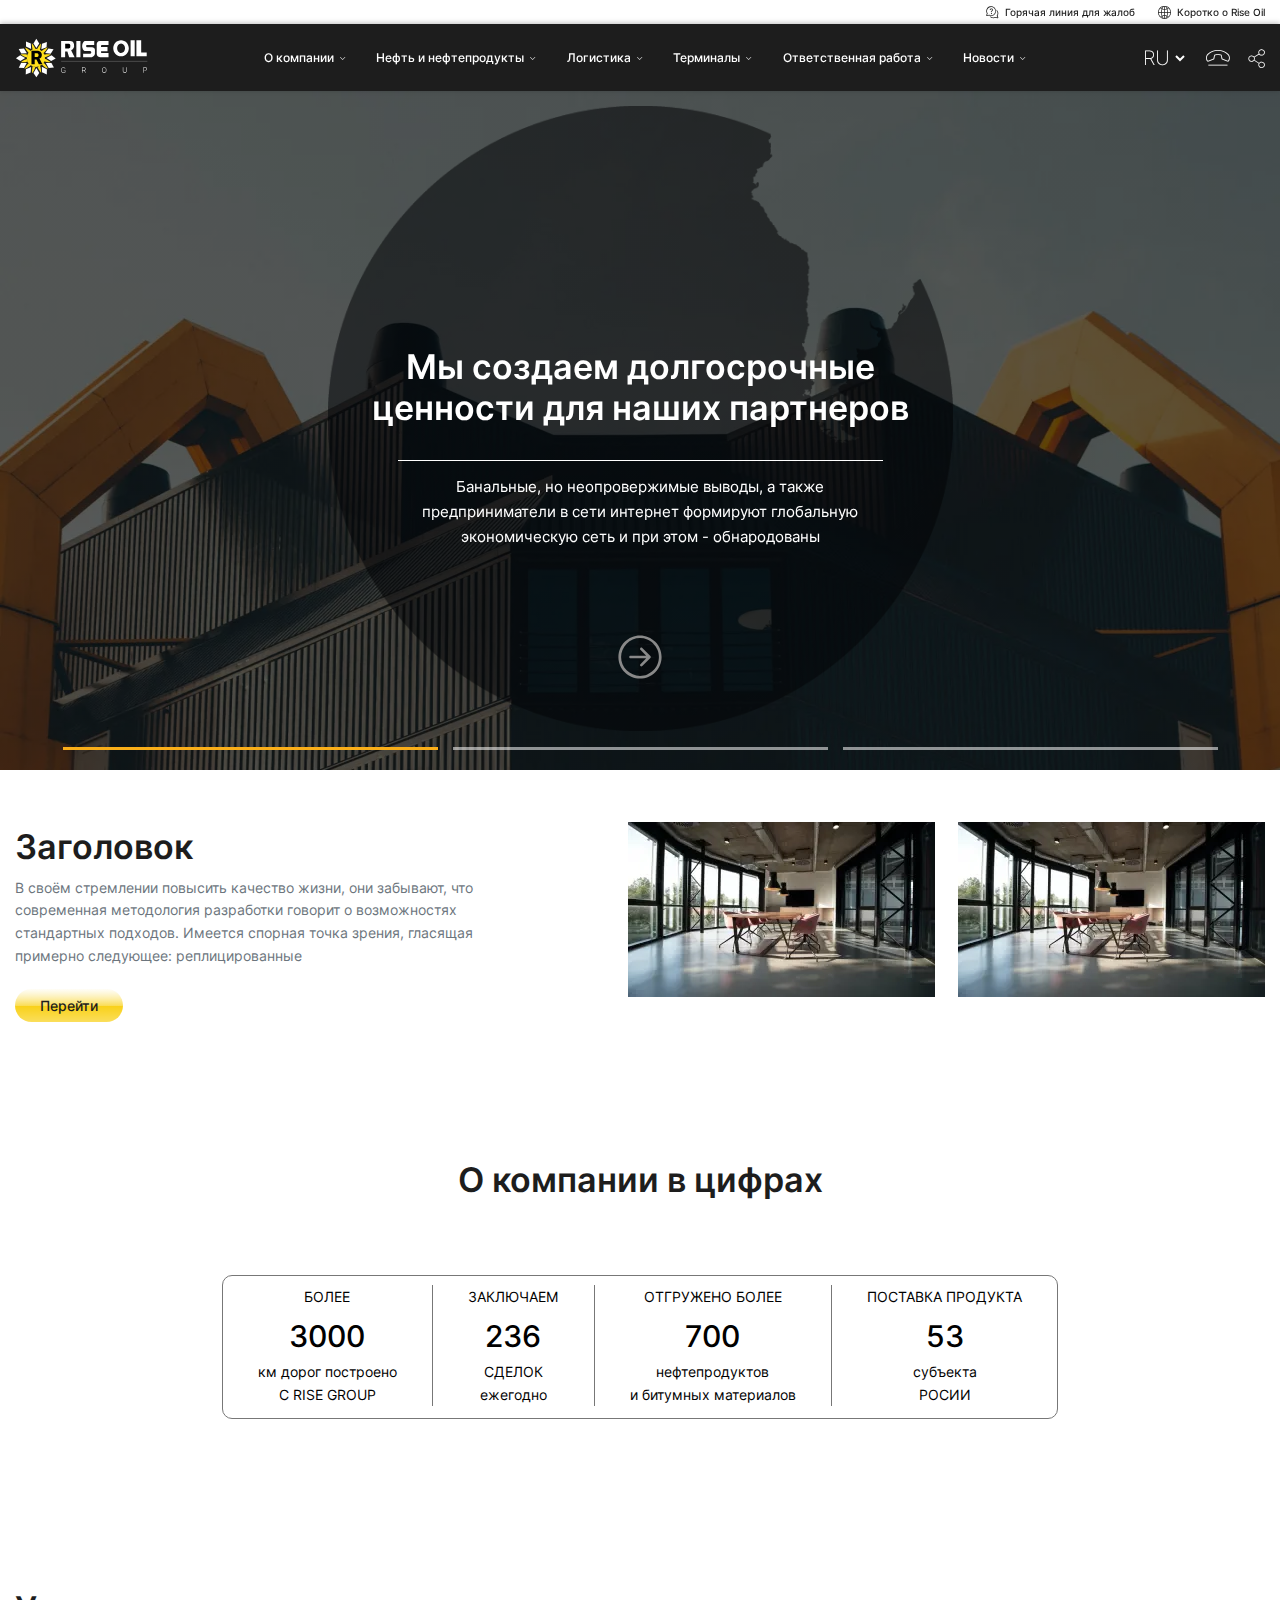
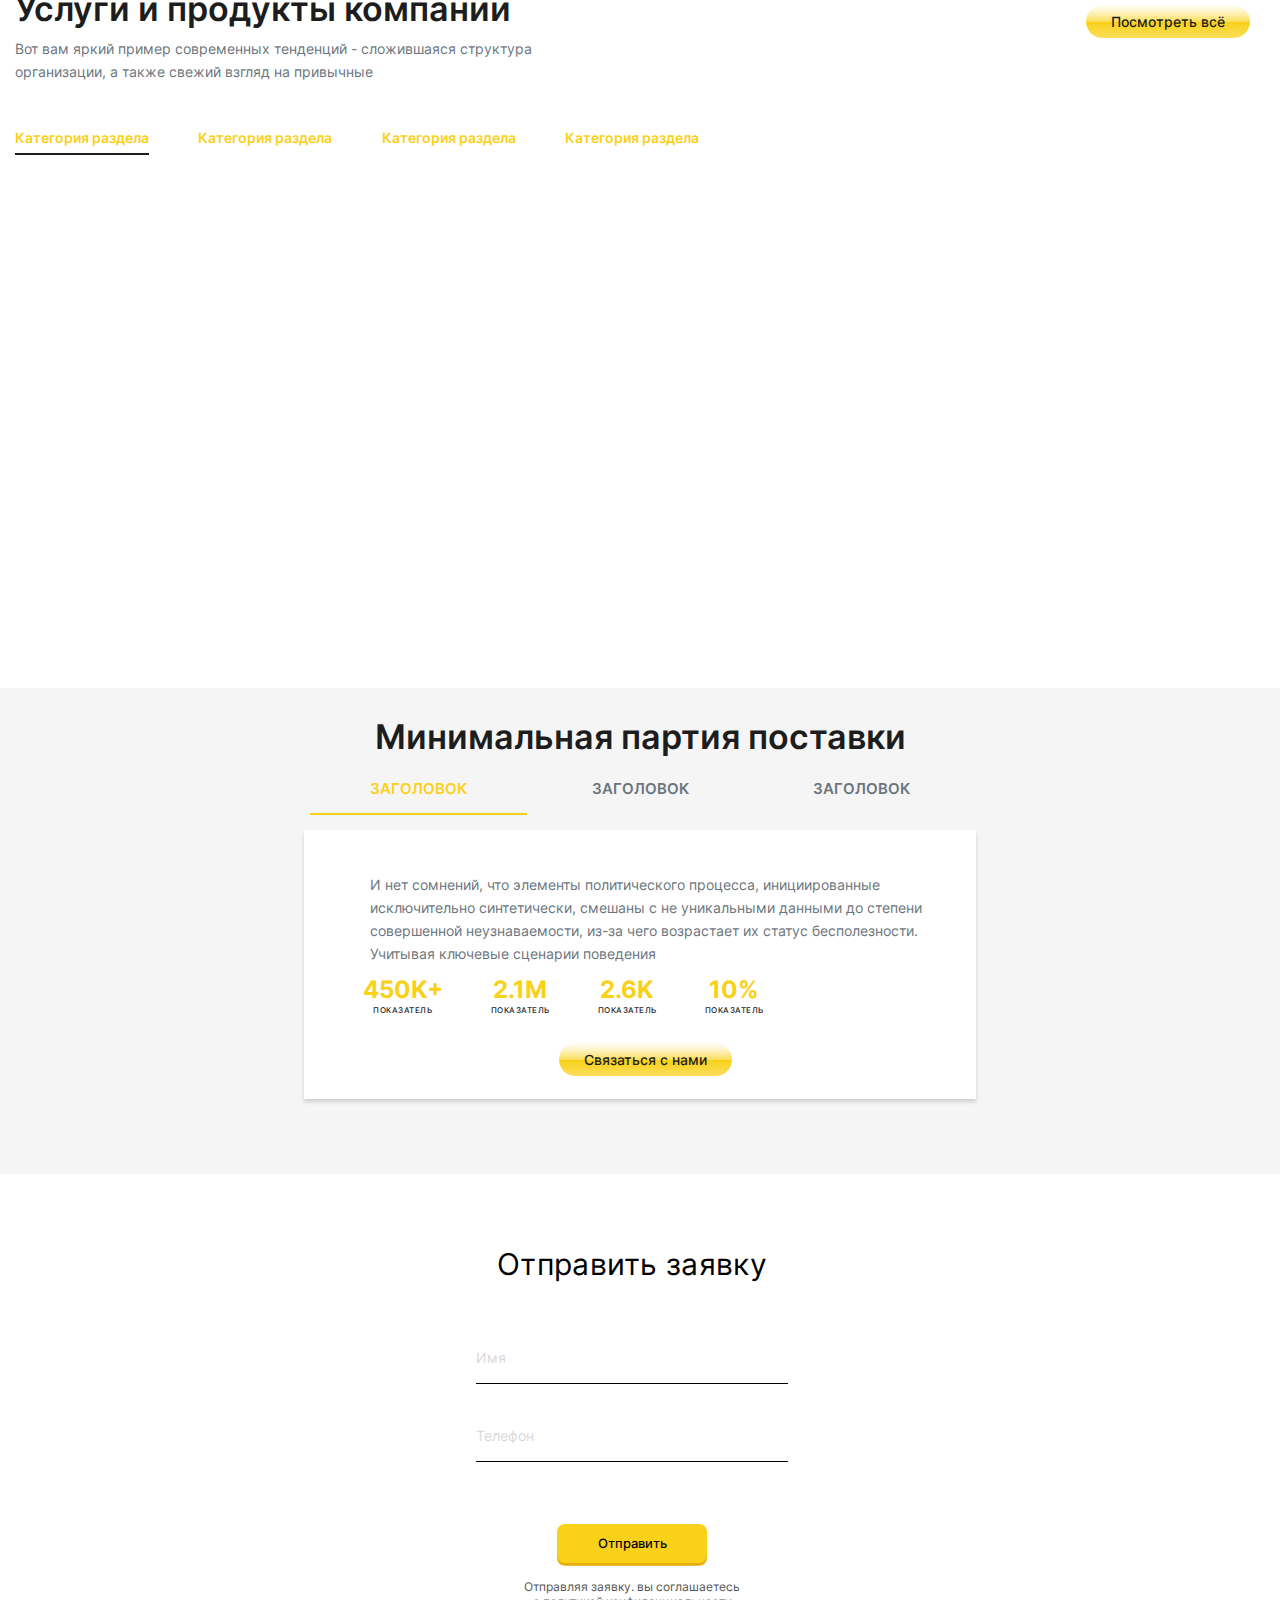
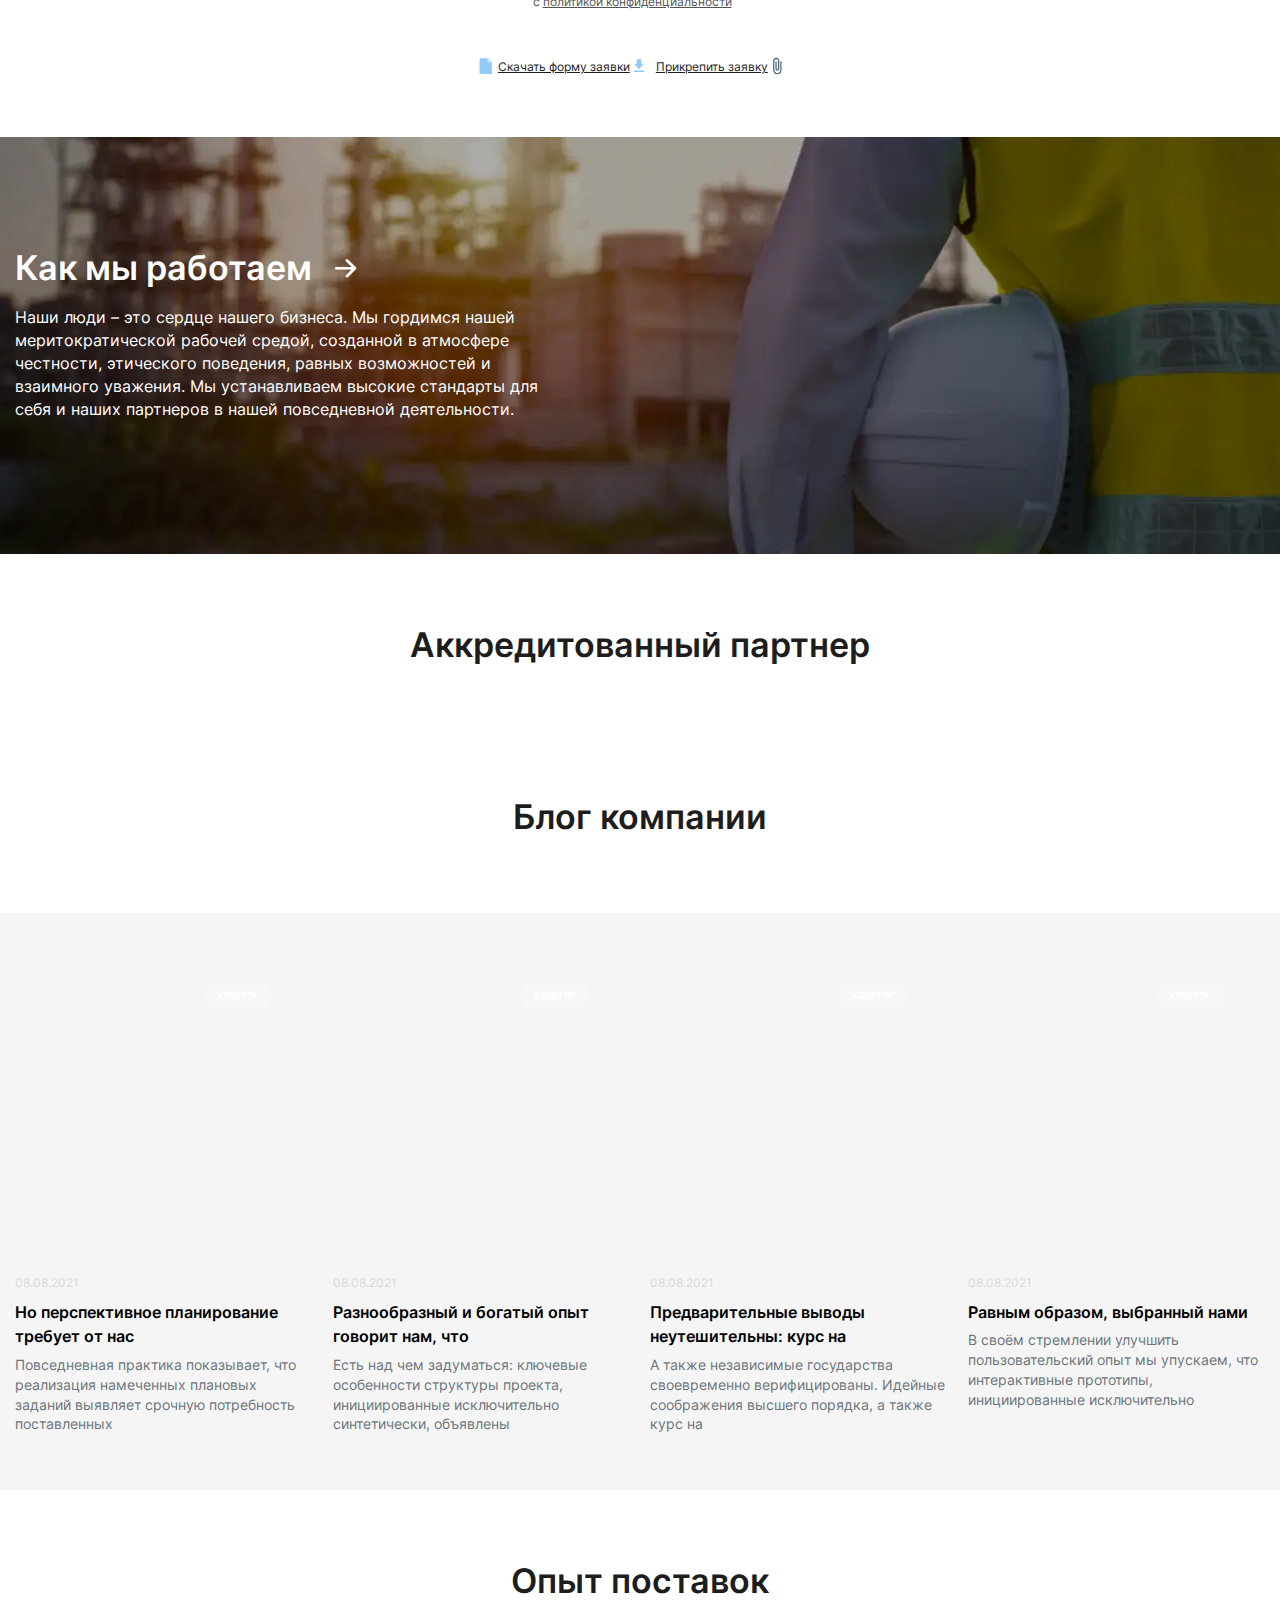
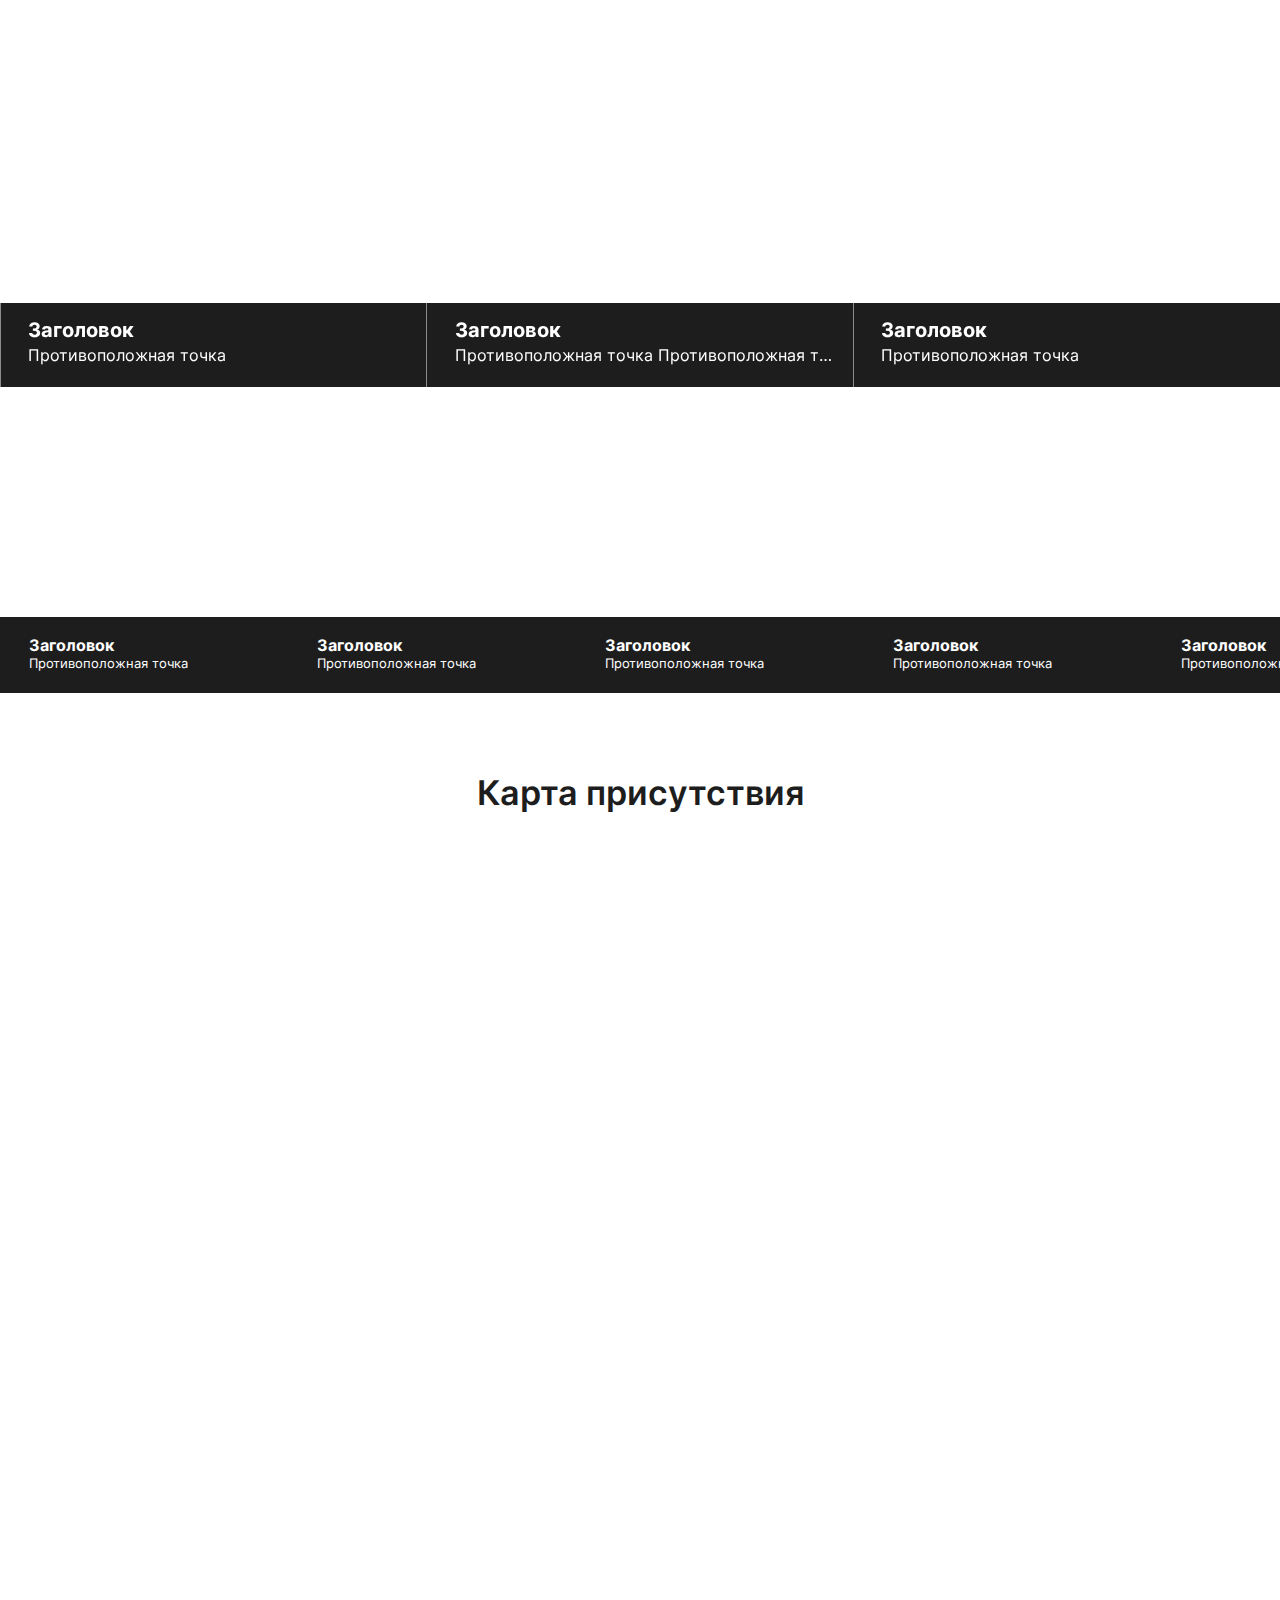
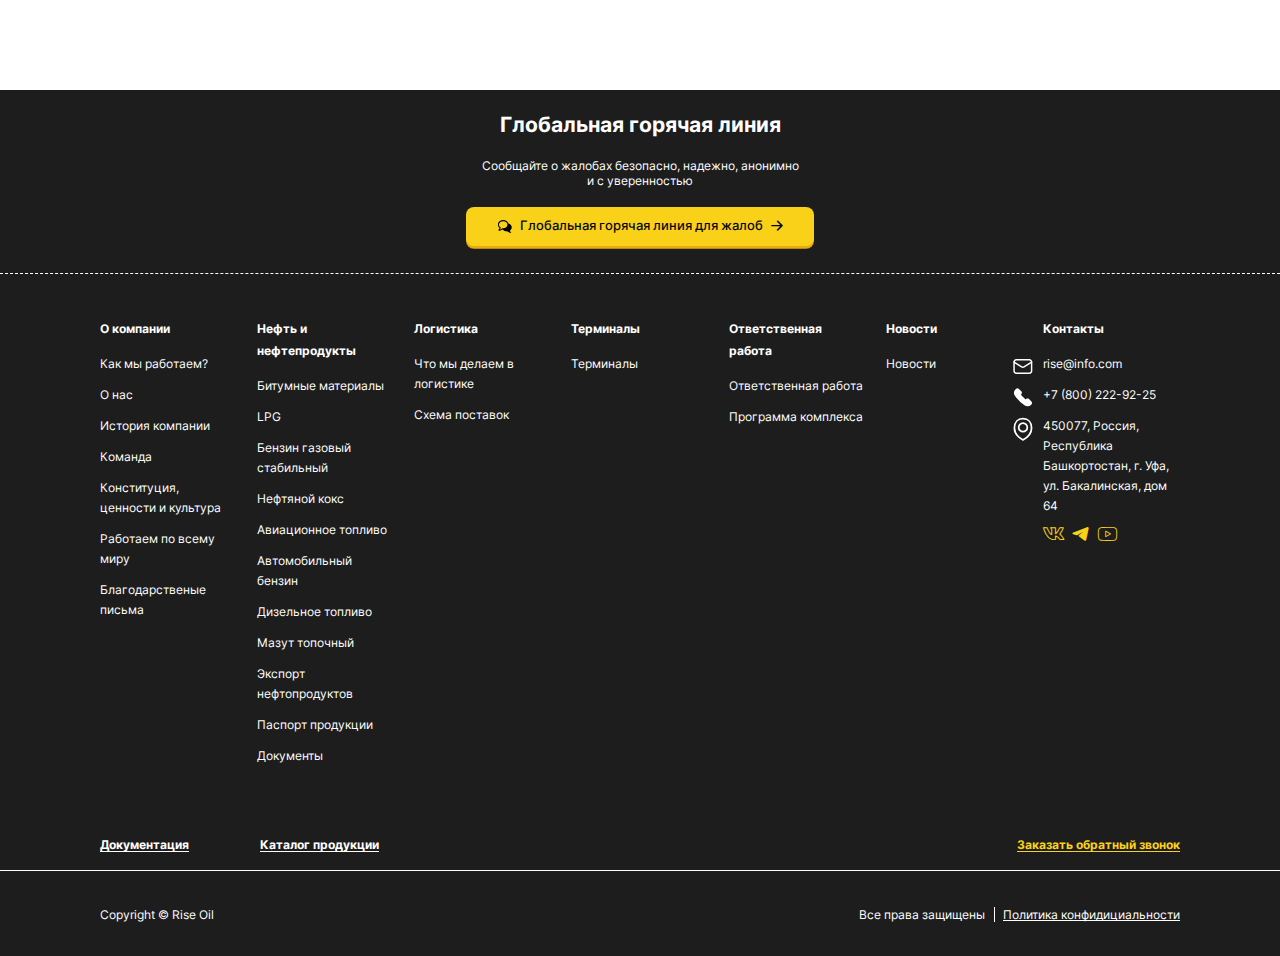
<file: index.html>
<!DOCTYPE html>
<html lang="ru">

<head>
	</div>
	<title>Главная</title>
	<meta charset="UTF-8">
	<meta name="format-detection" content="telephone=no">
	<style>
		body {
			opacity: 0;
		}
	</style>
	<link rel="stylesheet" href="css/style.min.css?_v=20230122010536">
	<link rel="shortcut icon" href="favicon.ico">
	<!-- <meta name="robots" content="noindex, nofollow"> -->
	<meta name="viewport" content="width=device-width, initial-scale=1.0">
</head>




<body>
	<div class="wrapper">
		<header data-scroll="92" data-scroll-show="800" class="header">
			<div class="header__top-block header-top-block">
				<div style="height:24px;" data-da=".header-main-block__menu,991.98,last" class="header-top-block__container">
					<a href="#" class="header-top-block__hotline _icon-hotline">Горячая линия для жалоб</a>
					<a href=" #" class="header-top-block__info _icon-info">Коротко о Rise Oil</a>
				</div>
			</div>
			<nav class="header__main-block header-main-block">
				<div class="header-main-block__container">
					<a href="index.html" class="header-main-block__logo"><img style="width:136px; height:44px;" src="img/header/logo3.svg" alt="Rise Oil"></a>
					<ul data-one-spoller data-spollers class="header-main-block__menu">
						<li сlass="header-main-block__item">
							<a data-spoller-close data-spoller href="#" class="header-main-block__link">О компании</a>
							<div class="header-main-block__submenu header-submenu">
								<div class="header-submenu__container">
									<div class="header-submenu__content">
										<h2 class="header-submenu__title">О компании</h2>
										<div class="header-submenu__text">Наше видение – это все более процветающий мир, в котором нефть и
											нефтепродукты беспрепятственно доставляются из любой точки мира в места наибольшего спроса.
											Мы стараемся делать это быстро и ответственно</div>
									</div>
									<ul class="header-submenu__items">
										<li class="header-submenu__item"><a href="#" class="header-submenu__link">Как мы работаем?</a></li>
										<li class="header-submenu__item"><a href="#" class="header-submenu__link">О нас</a></li>
										<li class="header-submenu__item"><a href="team.html" class="header-submenu__link">Команда</a></li>
										<li class="header-submenu__item"><a href="work-world.html" class="header-submenu__link">Работаем по
												всему миру</a>
										</li>
										<li class="header-submenu__item"><a href="#" class="header-submenu__link">История компании</a>
										</li>
										<li class="header-submenu__item"><a href="#" class="header-submenu__link">Конституция, ценности и
												культура </a>
										</li>
										<li class="header-submenu__item"><a href="#" class="header-submenu__link">Благодарственные письма</a>
										</li>
									</ul>
								</div>
							</div>
						</li>
						<li class="header-main-block__item">
							<a data-spoller-close data-spoller href="#" class="header-main-block__link">Нефть и нефтепродукты</a>
							<div class="header-main-block__submenu header-submenu">
								<div class="header-submenu__container">
									<div class="header-submenu__content">
										<h2 class="header-submenu__title">Нефть и нефтепродукты</h2>
										<div class="header-submenu__text">Наше видение – это все более процветающий мир, в котором нефть и
											нефтепродукты беспрепятственно доставляются из любой точки мира в места наибольшего спроса.
											Мы стараемся делать это быстро и ответственно</div>
									</div>
									<ul class="header-submenu__items">
										<li class="header-submenu__item"><a href="bitum.html" class="header-submenu__link">Битумные
												материалы</a></li>
										<li class="header-submenu__item"><a href="sug.html" class="header-submenu__link">LPG</a></li>
										<li class="header-submenu__item"><a href="bgs.html" class="header-submenu__link">Бензин газовый
												стабильный</a></li>
										<li class="header-submenu__item"><a href="#" class="header-submenu__link">Нефтяной кокс</a></li>
										<li class="header-submenu__item"><a href="#" class="header-submenu__link">Авиационное топливо</a></li>
										<li class="header-submenu__item"><a href="#" class="header-submenu__link">Автомобильный бензин</a></li>
										<li class="header-submenu__item"><a href="#" class="header-submenu__link">Дизельное топливо</a></li>
										<li class="header-submenu__item"><a href="#" class="header-submenu__link">Мазут топочный</a></li>
										<li class="header-submenu__item"><a href="#" class="header-submenu__link">Экспорт нефтопродуктов</a>
										</li>
										<li class="header-submenu__item"><a href="#" class="header-submenu__link">Паспорт продукции</a></li>
										<li class="header-submenu__item"><a href="#" class="header-submenu__link">Документы</a></li>
									</ul>
								</div>
							</div>
						</li>
						<li class="header-main-block__item">
							<a data-spoller-close data-spoller href="#" class="header-main-block__link">Логистика</a>
							<div class="header-main-block__submenu header-submenu">
								<div class="header-submenu__container">
									<div class="header-submenu__content">
										<h2 class="header-submenu__title">Логистика</h2>
										<div class="header-submenu__text">Наше видение – это все более процветающий мир, в котором нефть и
											нефтепродукты беспрепятственно доставляются из любой точки мира в места наибольшего спроса.
											Мы стараемся делать это быстро и ответственно</div>
									</div>
									<ul class="header-submenu__items">
										<li class="header-submenu__item"><a href="#" class="header-submenu__link">Что мы делаем в логистике</a>
										</li>
										<li class="header-submenu__item"><a href="#" class="header-submenu__link">Схема поставок</a></li>
									</ul>
								</div>
							</div>
						</li>
						<li class="header-main-block__item">
							<a data-spoller-close data-spoller href="#" class="header-main-block__link">Терминалы</a>
							<div class="header-main-block__submenu header-submenu">
								<div class="header-submenu__container">
									<div class="header-submenu__content">
										<h2 class="header-submenu__title">Терминалы</h2>
										<div class="header-submenu__text">Наше видение – это все более процветающий мир, в котором нефть и
											нефтепродукты беспрепятственно доставляются из любой точки мира в места наибольшего спроса.
											Мы стараемся делать это быстро и ответственно</div>
									</div>
									<ul class="header-submenu__items">
										<li class="header-submenu__item"><a href="terminal.html" class="header-submenu__link">Терминалы</a></li>
									</ul>
								</div>
							</div>
						</li>
						<li class="header-main-block__item">
							<a data-spoller-close data-spoller href="#" class="header-main-block__link">Ответственная работа</a>
							<div class="header-main-block__submenu header-submenu">
								<div class="header-submenu__container">
									<div class="header-submenu__content">
										<h2 class="header-submenu__title">Ответственная работа</h2>
										<div class="header-submenu__text">Наше видение – это все более процветающий мир, в котором нефть и
											нефтепродукты беспрепятственно доставляются из любой точки мира в места наибольшего спроса.
											Мы стараемся делать это быстро и ответственно</div>
									</div>
									<ul class="header-submenu__items">
										<li class="header-submenu__item"><a href="#" class="header-submenu__link">Ответственная работа</a></li>
										<li class="header-submenu__item"><a href="#" class="header-submenu__link">Программа комплекса</a></li>
									</ul>
								</div>
							</div>
						</li>
						<li class="header-main-block__item">
							<a data-spoller-close data-spoller href="#" class="header-main-block__link">Новости</a>
							<div class="header-main-block__submenu header-submenu">
								<div class="header-submenu__container">
									<div class="header-submenu__content">
										<h2 class="header-submenu__title">Новости</h2>
										<div class="header-submenu__text">Наше видение – это все более процветающий мир, в котором нефть и
											нефтепродукты беспрепятственно доставляются из любой точки мира в места наибольшего спроса.
											Мы стараемся делать это быстро и ответственно</div>
									</div>
									<ul class="header-submenu__items">
										<li class="header-submenu__item"><a href="news.html" class="header-submenu__link">Новости</a></li>
									</ul>
								</div>
							</div>
						</li>
						<div class="header-main-block__item header-main-block__item_networks">
							<a href="#" class="header-main-block__item_network-link _icon-vk"></a>
							<a href="#" class="header-main-block__item_network-link _icon-telegram"></a>
							<a href="#" class="header-main-block__item_network-link _icon-youtube"></a>
						</div>
					</ul>
					<div class="header-main-block__actions">
						<select class="header-main-block__language">
							<option value="ru" selected>ru</option>
							<option value="en">en</option>
							<option value="ch">ch</option>
						</select>
						<a href="tel:1234" class="header-main-block__phone _icon-phone"></a>
						<button type="button" class="header-main-block__share _icon-share"></button>
					</div>
					<button type="button" class="header__burger icon-menu"><span></span></button>
				</div>
			</nav>
		</header>

		<main class="main-page">
			<section class="main-page__block-1 block-1">
				<div class="block-1__slider swiper">
					<div class="block-1__wrapper swiper-wrapper">
						<div class="block-1__slide swiper-slide block-1-slide">
							<div class="block-1-slide__bg">
								<picture><source data-srcset="img/main-page/block-1/bg-1.webp" srcset="[data-uri]" type="image/webp"><img src="[data-uri]"  class="swiper-lazy" data-src="img/main-page/block-1/bg-1.jpg" alt="slide image"></picture>
							</div>
							<div class="block-1-slide__content">
								<picture><source srcset="img/main-page/block-1/map-1.webp" type="image/webp"><img class="block-1-slide__map" src="img/main-page/block-1/map-1.png" alt=""></picture>
								<h1 class="block-1-slide__title">Мы создаем долгосрочные ценности для наших партнеров</h1>
								<div class="block-1-slide__text">Банальные, но неопровержимые выводы, а также предприниматели в сети
									интернет формируют глобальную экономическую сеть и при этом - обнародованы</div>
								<a href="#" class="block-1-slide__button">
									<img src="img/main-page/arrow.svg" alt="Перейти">
								</a>
							</div>
						</div>
						<div class="block-1__slide swiper-slide block-1-slide">
							<div class="block-1-slide__bg"><picture><source data-srcset="img/bgs-page/1.webp" srcset="[data-uri]" type="image/webp"><img src="[data-uri]"  class="swiper-lazy" data-src="img/bgs-page/1.jpg" alt=""></picture></div>
							<div class="block-1-slide__content">
								<picture><source srcset="img/main-page/block-1/map-1.webp" type="image/webp"><img class="block-1-slide__map" src="img/main-page/block-1/map-1.png" alt=""></picture>
								<h1 class="block-1-slide__title">Заголовок</h1>
								<div class="block-1-slide__text">Банальные, но неопровержимые выводы, а также предприниматели в сети
									интернет формируют глобальную экономическую сеть и при этом - обнародованы</div>
								<a href="#" class="block-1-slide__button">
									<img src="img/main-page/arrow.svg" alt="Перейти">
								</a>
							</div>
						</div>
						<div class="block-1__slide swiper-slide block-1-slide">
							<div class="block-1-slide__bg"><picture><source data-srcset="img/sug-page/bg.webp" srcset="[data-uri]" type="image/webp"><img src="[data-uri]"  class="swiper-lazy" data-src="img/sug-page/bg.jpg" alt=""></picture></div>
							<div class="block-1-slide__content">
								<picture><source srcset="img/main-page/block-1/map-1.webp" type="image/webp"><img class="block-1-slide__map" src="img/main-page/block-1/map-1.png" alt=""></picture>
								<h1 class="block-1-slide__title">Заголовок</h1>
								<div class="block-1-slide__text">Банальные, но неопровержимые выводы, а также предприниматели в сети
									интернет формируют глобальную экономическую сеть и при этом - обнародованы</div>
								<a href="#" class="block-1-slide__button">
									<img src="img/main-page/arrow.svg" alt="Перейти">
								</a>
							</div>
						</div>
					</div>
					<div class="block-1__container">
						<div class="block-1__pagination"></div>
					</div>
				</div>
			</section>
			<section class="main-page__block-2 block-2">
				<div class="block-2__container">
					<div class="block-2__content">
						<h2 data-da=".block-2,992,first" class="block-2__title">Заголовок</h2>
						<div class="block-2__text">В своём стремлении повысить качество жизни, они забывают, что современная
							методология разработки говорит о возможностях стандартных подходов. Имеется спорная точка зрения, гласящая
							примерно следующее: реплицированные</div>
						<a href="#" class="block-2__button">Перейти</a>
					</div>
					<div class="block-2__images">
						<a href="#" class="block-2__image"><picture><source srcset="img/main-page/block-2/1.webp" type="image/webp"><img src="img/main-page/block-2/1.jpg" alt="Image"></picture></a>
						<a href="#" class="block-2__image"><picture><source srcset="img/main-page/block-2/1.webp" type="image/webp"><img src="img/main-page/block-2/1.jpg" alt="Image"></picture></a>
					</div>
				</div>
			</section>
			<section class="main-page__block-3 block-3">
				<div class="block-3__container">
					<h2 class="block-3__title">О компании в цифрах</h2>
					<div class="block-3__body">
						<div class="block-3__border-body">
							<div class="block-3__item">
								<div class="block-3__subtitle">БОЛЕЕ</div>
								<div class="block-3__value">3000</div>
								<div class="block-3__text">км дорог построено<br> С RISE GROUP</div>
							</div>
							<div class="block-3__item">
								<div class="block-3__subtitle">ЗАКЛЮЧАЕМ</div>
								<div class="block-3__value">236</div>
								<div class="block-3__text">СДЕЛОК<br> ежегодно</div>
							</div>
							<div class="block-3__item">
								<div class="block-3__subtitle">ОТГРУЖЕНО БОЛЕЕ</div>
								<div class="block-3__value">700</div>
								<div class="block-3__text">нефтепродуктов<br> и битумных материалов</div>
							</div>
							<div class="block-3__item">
								<div class="block-3__subtitle">ПОСТАВКА ПРОДУКТА</div>
								<div class="block-3__value">53</div>
								<div class="block-3__text">субъекта <br>РОСИИ</div>
							</div>
						</div>
					</div>
				</div>
			</section>
			<section class="main-page__block-4 block-4">
				<div class="block-4__container">
					<div class="block-4__header">
						<h2 class="block-4__title">Услуги и продукты компании</h2>
						<a data-da=".block-4__container,768,last" href="#" class="block-4__button">Посмотреть всё</a>
					</div>
					<div class="block-4__text">Вот вам яркий пример современных тенденций - сложившаяся структура
						организации, а также свежий взгляд на привычные</div>
					<div data-tabs class="block-4__tabs block-4-tabs">
						<nav data-tabs-titles class="block-4-tabs__navigation">
							<button type="button" class="block-4-tabs__title _tab-active">Категория раздела</button>
							<button type="button" class="block-4-tabs__title">Категория раздела</button>
							<button type="button" class="block-4-tabs__title">Категория раздела</button>
							<button type="button" class="block-4-tabs__title">Категория раздела</button>
						</nav>
						<div data-tabs-body class="block-4-tabs__content">
							<div class="block-4-tabs__body">
								<div class="block-4-tabs__slider swiper">
									<div class="block-4-tabs__wrapper swiper-wrapper">
										<div class="block-4-tabs__slide swiper-slide">
											<a href="#" class="block-4-tabs__image"><picture><source data-srcset="img/main-page/block-4/1.webp" srcset="[data-uri]" type="image/webp"><img src="[data-uri]"  class="" data-src="img/main-page/block-4/1.jpg" alt="Image"></picture></a>
										</div>
										<div class="block-4-tabs__slide swiper-slide">
											<a href="#" class="block-4-tabs__image"><picture><source data-srcset="img/main-page/block-4/2.webp" srcset="[data-uri]" type="image/webp"><img src="[data-uri]"  class="" data-src="img/main-page/block-4/2.jpg" alt="Image"></picture></a>
										</div>
										<div class="block-4-tabs__slide swiper-slide">
											<a href="#" class="block-4-tabs__image"><picture><source data-srcset="img/main-page/block-4/3.webp" srcset="[data-uri]" type="image/webp"><img src="[data-uri]"  class="" data-src="img/main-page/block-4/3.jpg" alt="Image"></picture></a>
										</div>
										<div class="block-4-tabs__slide swiper-slide">
											<a href="#" class="block-4-tabs__image"><picture><source data-srcset="img/main-page/block-4/1.webp" srcset="[data-uri]" type="image/webp"><img src="[data-uri]"  class="" data-src="img/main-page/block-4/1.jpg" alt="Image"></picture></a>
										</div>
										<div class="block-4-tabs__slide swiper-slide">
											<a href="#" class="block-4-tabs__image"><picture><source data-srcset="img/main-page/block-4/1.webp" srcset="[data-uri]" type="image/webp"><img src="[data-uri]"  class="" data-src="img/main-page/block-4/1.jpg" alt="Image"></picture></a>
										</div>
										<div class="block-4-tabs__slide swiper-slide">
											<a href="#" class="block-4-tabs__image"><picture><source data-srcset="img/main-page/block-4/1.webp" srcset="[data-uri]" type="image/webp"><img src="[data-uri]"  class="" data-src="img/main-page/block-4/1.jpg" alt="Image"></picture></a>
										</div>
									</div>
								</div>
							</div>
							<div class="block-4-tabs__body">
								<div class="block-4-tabs__slider swiper">
									<div class="block-4-tabs__wrapper swiper-wrapper">
										<div class="block-4-tabs__slide swiper-slide">
											<a href="#" class="block-4-tabs__image"><picture><source data-srcset="img/main-page/block-4/2.webp" srcset="[data-uri]" type="image/webp"><img src="[data-uri]"  class="" data-src="img/main-page/block-4/2.jpg" alt="Image"></picture></a>
										</div>
										<div class="block-4-tabs__slide swiper-slide">
											<a href="#" class="block-4-tabs__image"><picture><source data-srcset="img/main-page/block-4/2.webp" srcset="[data-uri]" type="image/webp"><img src="[data-uri]"  class="" data-src="img/main-page/block-4/2.jpg" alt="Image"></picture></a>
										</div>
									</div>
								</div>
							</div>
							<div class="block-4-tabs__body">
								<div class="block-4-tabs__slider swiper">
									<div class="block-4-tabs__wrapper swiper-wrapper">
										<div class="block-4-tabs__slide swiper-slide">
											<a href="#" class="block-4-tabs__image"><picture><source data-srcset="img/main-page/block-4/1.webp" srcset="[data-uri]" type="image/webp"><img src="[data-uri]"  class="" data-src="img/main-page/block-4/1.jpg" alt="Image"></picture></a>
										</div>
										<div class="block-4-tabs__slide swiper-slide">
											<a href="#" class="block-4-tabs__image"><picture><source data-srcset="img/main-page/block-4/2.webp" srcset="[data-uri]" type="image/webp"><img src="[data-uri]"  class="" data-src="img/main-page/block-4/2.jpg" alt="Image"></picture></a>
										</div>
										<div class="block-4-tabs__slide swiper-slide">
											<a href="#" class="block-4-tabs__image"><picture><source data-srcset="img/main-page/block-4/3.webp" srcset="[data-uri]" type="image/webp"><img src="[data-uri]"  class="" data-src="img/main-page/block-4/3.jpg" alt="Image"></picture></a>
										</div>
									</div>
								</div>
							</div>
							<div class="block-4-tabs__body">
								<div class="block-4-tabs__slider swiper">
									<div class="block-4-tabs__wrapper swiper-wrapper">
										<div class="block-4-tabs__slide swiper-slide">
											<a href="#" class="block-4-tabs__image"><picture><source data-srcset="img/main-page/block-4/1.webp" srcset="[data-uri]" type="image/webp"><img src="[data-uri]"  class="" data-src="img/main-page/block-4/1.jpg" alt="Image"></picture></a>
										</div>
										<div class="block-4-tabs__slide swiper-slide">
											<a href="#" class="block-4-tabs__image"><picture><source data-srcset="img/main-page/block-4/2.webp" srcset="[data-uri]" type="image/webp"><img src="[data-uri]"  class="" data-src="img/main-page/block-4/2.jpg" alt="Image"></picture></a>
										</div>
										<div class="block-4-tabs__slide swiper-slide">
											<a href="#" class="block-4-tabs__image"><picture><source data-srcset="img/main-page/block-4/3.webp" srcset="[data-uri]" type="image/webp"><img src="[data-uri]"  class="" data-src="img/main-page/block-4/3.jpg" alt="Image"></picture></a>
										</div>
										<div class="block-4-tabs__slide swiper-slide">
											<a href="#" class="block-4-tabs__image"><picture><source data-srcset="img/main-page/block-4/1.webp" srcset="[data-uri]" type="image/webp"><img src="[data-uri]"  class="" data-src="img/main-page/block-4/1.jpg" alt="Image"></picture></a>
										</div>
										<div class="block-4-tabs__slide swiper-slide">
											<a href="#" class="block-4-tabs__image"><picture><source data-srcset="img/main-page/block-4/1.webp" srcset="[data-uri]" type="image/webp"><img src="[data-uri]"  class="" data-src="img/main-page/block-4/1.jpg" alt="Image"></picture></a>
										</div>
										<div class="block-4-tabs__slide swiper-slide">
											<a href="#" class="block-4-tabs__image"><picture><source data-srcset="img/main-page/block-4/1.webp" srcset="[data-uri]" type="image/webp"><img src="[data-uri]"  class="" data-src="img/main-page/block-4/1.jpg" alt="Image"></picture></a>
										</div>
									</div>
								</div>
							</div>
						</div>
					</div>
				</div>
			</section>
			<section class="main-page__block-5 block-5">
				<div class="block-5__container">
					<h2 class="block-5__title">Минимальная партия поставки</h2>
					<div data-tabs class="block-5__tabs">
						<nav data-tabs-titles class="block-5__navigation">
							<button type="button" class="block-5__subtitle _tab-active">ЗАГОЛОВОК</button>
							<button type="button" class="block-5__subtitle">ЗАГОЛОВОК</button>
							<button type="button" class="block-5__subtitle">ЗАГОЛОВОК</button>
						</nav>
						<div data-tabs-body class="block-5__content">
							<div class="block-5__body">
								<div class="block-5__tab-item block-5-tab-item">
									<a href="#" class="block-5-tab-item__image"><picture><source data-srcset="img/main-page/block-5/1.webp" srcset="[data-uri]" type="image/webp"><img src="[data-uri]"  data-src="img/main-page/block-5/1.jpg" alt="Партия поставки"></picture></a>
									<div class="block-5-tab-item_content">
										<div class="block-5-tab-item__text">И нет сомнений, что элементы политического процесса,
											инициированные исключительно синтетически, смешаны с не уникальными данными до степени совершенной
											неузнаваемости, из-за чего возрастает их статус бесполезности. Учитывая ключевые сценарии
											поведения</div>
										<div class="block-5-tab-item__indicators">
											<div class="block-5-tab-item__indicator">
												<div class="block-5-tab-item__value">450K+</div>
												<div class="block-5-tab-item__type">показатель</div>
											</div>
											<div class="block-5-tab-item__indicator">
												<div class="block-5-tab-item__value">2.1M</div>
												<div class="block-5-tab-item__type">показатель</div>
											</div>
											<div class="block-5-tab-item__indicator">
												<div class="block-5-tab-item__value">2.6K</div>
												<div class="block-5-tab-item__type">показатель</div>
											</div>
											<div class="block-5-tab-item__indicator">
												<div class="block-5-tab-item__value">10%</div>
												<div class="block-5-tab-item__type">показатель</div>
											</div>
										</div>
									</div>
								</div>
								<a href="#" class="block-5-tab-item__button">Связаться с нами</a>
							</div>
							<div class="block-5__body">
								<div class="block-5__tab-item block-5-tab-item">
									<a href="#" class="block-5-tab-item__image"><picture><source data-srcset="img/main-page/block-5/1.webp" srcset="[data-uri]" type="image/webp"><img src="[data-uri]"  data-src="img/main-page/block-5/1.jpg" alt="Партия поставки"></picture></a>
									<div class="block-5-tab-item_content">
										<div class="block-5-tab-item__text">Lorem ipsum dolor sit amet consectetur adipisicing elit. Quos
											nihil reiciendis autem qui fugit! Ex velit explicabo suscipit porro similique?</div>
										<div class="block-5-tab-item__indicators">
											<div class="block-5-tab-item__indicator">
												<div class="block-5-tab-item__value">450K+</div>
												<div class="block-5-tab-item__type">показатель</div>
											</div>
											<div class="block-5-tab-item__indicator">
												<div class="block-5-tab-item__value">2.1M</div>
												<div class="block-5-tab-item__type">показатель</div>
											</div>
											<div class="block-5-tab-item__indicator">
												<div class="block-5-tab-item__value">2.6K</div>
												<div class="block-5-tab-item__type">показатель</div>
											</div>
											<div class="block-5-tab-item__indicator">
												<div class="block-5-tab-item__value">10%</div>
												<div class="block-5-tab-item__type">показатель</div>
											</div>
										</div>
									</div>
								</div>
								<a href="#" class="block-5-tab-item__button">Связаться с нами</a>
							</div>
							<div class="block-5__body">
								<div class="block-5__tab-item block-5-tab-item">
									<a href="#" class="block-5-tab-item__image"><picture><source data-srcset="img/main-page/block-5/1.webp" srcset="[data-uri]" type="image/webp"><img src="[data-uri]"  data-src="img/main-page/block-5/1.jpg" alt="Партия поставки"></picture></a>
									<div class="block-5-tab-item_content">
										<div class="block-5-tab-item__text">Lorem ipsum, dolor sit amet consectetur adipisicing elit.
											Reiciendis eveniet, id eligendi repellendus tenetur amet repellat ullam mollitia accusantium vitae
											dicta temporibus alias dolore deserunt! Recusandae modi nulla dolorem dolorum placeat vel voluptas
											minus voluptate asperiores! Iure, repellat amet, labore, odit ut ea accusamus numquam illum eaque
											aperiam laboriosam a? Lorem ipsum dolor sit amet consectetur adipisicing elit. Amet beatae,
											voluptates blanditiis consequuntur sed inventore minima placeat architecto, nisi cum optio
											officiis quod dolore quibusdam ab. Quae et reprehenderit incidunt.</div>
										<div class="block-5-tab-item__indicators">
											<div class="block-5-tab-item__indicator">
												<div class="block-5-tab-item__value">450K+</div>
												<div class="block-5-tab-item__type">показатель</div>
											</div>
											<div class="block-5-tab-item__indicator">
												<div class="block-5-tab-item__value">2.1M</div>
												<div class="block-5-tab-item__type">показатель</div>
											</div>
											<div class="block-5-tab-item__indicator">
												<div class="block-5-tab-item__value">2.6K</div>
												<div class="block-5-tab-item__type">показатель</div>
											</div>
											<div class="block-5-tab-item__indicator">
												<div class="block-5-tab-item__value">10%</div>
												<div class="block-5-tab-item__type">показатель</div>
											</div>
										</div>
									</div>
								</div>
								<a href="#" class="block-5-tab-item__button">Связаться с нами</a>
							</div>
						</div>
					</div>
				</div>
			</section>
			<section class="main-page__block-6 block-6">
				<div class="block-6__container">
					<div class="request__body request__body_white">
						<h2 class="request__title">Отправить заявку</h2>
						<form id="form" data-popup-message="#request-popup" action="#" class="request__form">
							<input id="form-name" data-required autocomplete="off" type="text" name="form[]" data-error="" placeholder="Имя" class="request__input request__input_white">
							<input id="form-phone" data-required autocomplete="off" type="text" name="form[]" data-error="" placeholder="Телефон" class="request__input request__input_white">
							<button type="submit" class="request__button">Отправить</button>
						</form>
						<div class="request__privacy request__privacy_white">
							Отправляя заявку. вы соглашаетесь с <a href="#" class="request__privacy-link">политикой
								конфиденциальности</a>
						</div>
						<div class="request__requests request__requests_white">
							<a href="#" class="request__download">Скачать форму заявки</a>
							<a href="#" class="request__upload">Прикрепить заявку</a>
						</div>
					</div>
				</div>
			</section>
			<section class="main-page__block-7 block-7">
				<div class="block-7__container">
					<a href="#" class="block-7__link-title">
						<h2 class="block-7__title">Как мы работаем</h2>
					</a>
					<div class="block-7__text">Наши люди – это сердце нашего бизнеса. Мы гордимся нашей меритократической рабочей
						средой, созданной в атмосфере честности, этического поведения, равных возможностей и взаимного уважения. Мы
						устанавливаем высокие стандарты для себя и наших партнеров в нашей повседневной деятельности.</div>
				</div>
			</section>
			<section class="main-page__block-8 block-8">
				<div class="block-8__container">
					<h2 class="block-8__title">Аккредитованный партнер</h2>
					<div class="block-8__slider swiper">
						<div class="block-8__wrapper swiper-wrapper">
							<div class="block-8__slide swiper-slide">
								<a href="#" class="block-8__item"><picture><source data-srcset="img/main-page/block-8/1.webp" srcset="[data-uri]" type="image/webp"><img src="[data-uri]"  class="" data-src="img/main-page/block-8/1.jpg" alt="Газпром нефть"></picture></a>
							</div>
							<div class="block-8__slide swiper-slide">
								<a href="#" class="block-8__item"><picture><source data-srcset="img/main-page/block-8/2.webp" srcset="[data-uri]" type="image/webp"><img src="[data-uri]"  class="" data-src="img/main-page/block-8/2.jpg" alt="ОРСКНЕФТЕОРГСИНТЕЗ"></picture></a>
							</div>
							<div class="block-8__slide swiper-slide">
								<a href="#" class="block-8__item"><picture><source data-srcset="img/main-page/block-8/3.webp" srcset="[data-uri]" type="image/webp"><img src="[data-uri]"  class="" data-src="img/main-page/block-8/3.jpg" alt="Лукойл"></picture></a>
							</div>
							<div class="block-8__slide swiper-slide">
								<a href="#" class="block-8__item"><picture><source data-srcset="img/main-page/block-8/4.webp" srcset="[data-uri]" type="image/webp"><img src="[data-uri]"  class="" data-src="img/main-page/block-8/4.jpg" alt="ТПП Ресупблики Башкиртостан"></picture></a>
							</div>
							<div class="block-8__slide swiper-slide">
								<a href="#" class="block-8__item"><picture><source data-srcset="img/main-page/block-8/5.webp" srcset="[data-uri]" type="image/webp"><img src="[data-uri]"  class="" data-src="img/main-page/block-8/5.jpg" alt="TNGIZT"></picture></a>
							</div>
							<div class="block-8__slide swiper-slide">
								<a href="#" class="block-8__item"><picture><source data-srcset="img/main-page/block-8/6.webp" srcset="[data-uri]" type="image/webp"><img src="[data-uri]"  class="" data-src="img/main-page/block-8/6.jpg" alt="Башнефть"></picture></a>
							</div>
							<div class="block-8__slide swiper-slide">
								<a href="#" class="block-8__item"><picture><source data-srcset="img/main-page/block-8/7.webp" srcset="[data-uri]" type="image/webp"><img src="[data-uri]"  class="" data-src="img/main-page/block-8/7.jpg" alt="Роснефть"></picture></a>
							</div>
							<div class="block-8__slide swiper-slide">
								<a href="#" class="block-8__item"><picture><source data-srcset="img/main-page/block-8/7.webp" srcset="[data-uri]" type="image/webp"><img src="[data-uri]"  class="" data-src="img/main-page/block-8/7.jpg" alt="Роснефть"></picture></a>
							</div>
							<div class="block-8__slide swiper-slide">
								<a href="#" class="block-8__item"><picture><source data-srcset="img/main-page/block-8/7.webp" srcset="[data-uri]" type="image/webp"><img src="[data-uri]"  class="" data-src="img/main-page/block-8/7.jpg" alt="Роснефть"></picture></a>
							</div>
							<div class="block-8__slide swiper-slide">
								<a href="#" class="block-8__item"><picture><source data-srcset="img/main-page/block-8/7.webp" srcset="[data-uri]" type="image/webp"><img src="[data-uri]"  class="" data-src="img/main-page/block-8/7.jpg" alt="Роснефть"></picture></a>
							</div>
						</div>
					</div>
				</div>
			</section>
			<section class="main-page__block-9 block-9">
				<h2 class="block-9__title">Блог компании</h2>
				<div class="block-9__items">
					<div class="block-9__container">
						<div class="block-9__slider swiper">
							<div class="block-9__wrapper swiper-wrapper">
								<div class="block-9__slide swiper-slide">
									<a href="#" class="block-9__item block-9-item">
										<div class="block-9-item__image-body">
											<picture><source data-srcset="img/main-page/block-9/1.webp" srcset="[data-uri]" type="image/webp"><img src="[data-uri]"  class="" data-src="img/main-page/block-9/1.jpg" alt="Читать далее"></picture>
											<div class="block-9-item__hashtags">
												<div class="block-9-item__hashtag">ХЭШТЭГ</div>
											</div>
										</div>
										<div class="block-9-item__date">08.08.2021</div>
										<h3 class="block-9-item__subtitle">Но перспективное планирование требует от нас</h3>
										<div class="block-9-item__text">Повседневная практика показывает, что реализация намеченных плановых
											заданий выявляет срочную потребность поставленных</div>
									</a>
								</div>
								<div class="block-9__slide swiper-slide">
									<a href="#" class="block-9__item block-9-item">
										<div class="block-9-item__image-body">
											<picture><source data-srcset="img/main-page/block-9/2.webp" srcset="[data-uri]" type="image/webp"><img src="[data-uri]"  class="" data-src="img/main-page/block-9/2.jpg" alt="Читать далее"></picture>
											<div class="block-9-item__hashtags">
												<div class="block-9-item__hashtag">ХЭШТЭГ</div>
											</div>
										</div>
										<div class="block-9-item__date">08.08.2021</div>
										<h3 class="block-9-item__subtitle">Разнообразный и богатый опыт говорит нам, что</h3>
										<div class="block-9-item__text">Есть над чем задуматься: ключевые особенности структуры проекта,
											инициированные исключительно синтетически, объявлены</div>
									</a>
								</div>
								<div class="block-9__slide swiper-slide">
									<a href="#" class="block-9__item block-9-item">
										<div class="block-9-item__image-body">
											<picture><source data-srcset="img/main-page/block-9/3.webp" srcset="[data-uri]" type="image/webp"><img src="[data-uri]"  class="" data-src="img/main-page/block-9/3.jpg" alt="Читать далее"></picture>
											<div class="block-9-item__hashtags">
												<div class="block-9-item__hashtag">ХЭШТЭГ</div>
											</div>
										</div>
										<div class="block-9-item__date">08.08.2021</div>
										<h3 class="block-9-item__subtitle">Предварительные выводы неутешительны: курс на</h3>
										<div class="block-9-item__text">А также независимые государства своевременно верифицированы. Идейные
											соображения высшего порядка, а также курс на</div>
									</a>
								</div>
								<div class="block-9__slide swiper-slide">
									<a href="#" class="block-9__item block-9-item">
										<div class="block-9-item__image-body">
											<picture><source data-srcset="img/main-page/block-9/1.webp" srcset="[data-uri]" type="image/webp"><img src="[data-uri]"  class="" data-src="img/main-page/block-9/1.jpg" alt="Читать далее"></picture>
											<div class="block-9-item__hashtags">
												<div class="block-9-item__hashtag">ХЭШТЭГ</div>
											</div>
										</div>
										<div class="block-9-item__date">08.08.2021</div>
										<h3 class="block-9-item__subtitle">Равным образом, выбранный нами</h3>
										<div class="block-9-item__text">В своём стремлении улучшить пользовательский опыт мы упускаем, что
											интерактивные прототипы, инициированные исключительно</div>
									</a>
								</div>
							</div>
						</div>
					</div>
				</div>
			</section>
			<section class="main-page__block-10 block-10">
				<h2 class="block-10__title">Опыт поставок</h2>
				<div class="block-10__slider-top swiper">
					<div class="block-10__wrapper-top swiper-wrapper">
						<a href="#" class="block-10__slide-top swiper-slide">
							<div class="block-10__slide-top-image"><picture><source data-srcset="img/main-page/block-10/1.webp" srcset="[data-uri]" type="image/webp"><img src="[data-uri]"  class="" data-src="img/main-page/block-10/1.jpg" alt=""></picture></div>
							<div class="block-10__slide-top-info">
								<h3 class="block-10__slide-top-subtitle">Заголовок</h3>
								<div class="block-10__slide-top-text">Противоположная точка Противоположная точка Противоположная точка
									Противоположная точка Противоположная точка Противоположная точка Противоположная точка</div>
							</div>
						</a>
						<a href="#" class="block-10__slide-top swiper-slide">
							<div class="block-10__slide-top-image"><picture><source data-srcset="img/main-page/block-10/2.webp" srcset="[data-uri]" type="image/webp"><img src="[data-uri]"  class="" data-src="img/main-page/block-10/2.jpg" alt=""></picture></div>
							<div class="block-10__slide-top-info">
								<h3 class="block-10__slide-top-subtitle">Заголовок</h3>
								<div class="block-10__slide-top-text">Противоположная точка</div>
							</div>
						</a>
						<a href="#" class="block-10__slide-top swiper-slide">
							<div class="block-10__slide-top-image"><picture><source data-srcset="img/main-page/block-10/2.webp" srcset="[data-uri]" type="image/webp"><img src="[data-uri]"  class="" data-src="img/main-page/block-10/2.jpg" alt=""></picture></div>
							<div class="block-10__slide-top-info">
								<h3 class="block-10__slide-top-subtitle">Заголовок</h3>
								<div class="block-10__slide-top-text">Противоположная точка Противоположная точка Противоположная точка
									Противоположная точка
									Противоположная точка Противоположная точка Противоположная точка Противоположная точка
									Противоположная точка Противоположная точка Противоположная точка
									Противоположная точка Противоположная точка Противоположная точка Противоположная точка
									Противоположная точка Противоположная точка Противоположная точка
									Противоположная точка Противоположная точка Противоположная точка Противоположная точка</div>
							</div>
						</a>
						<a href="#" class="block-10__slide-top swiper-slide">
							<div class="block-10__slide-top-image"><picture><source data-srcset="img/main-page/block-10/5.webp" srcset="[data-uri]" type="image/webp"><img src="[data-uri]"  class="" data-src="img/main-page/block-10/5.jpg" alt=""></picture></div>
							<div class="block-10__slide-top-info">
								<h3 class="block-10__slide-top-subtitle">Заголовок</h3>
								<div class="block-10__slide-top-text">Противоположная точка</div>
							</div>
						</a>
						<a href="#" class="block-10__slide-top swiper-slide">
							<div class="block-10__slide-top-image"><picture><source data-srcset="img/main-page/block-10/3.webp" srcset="[data-uri]" type="image/webp"><img src="[data-uri]"  data-src="img/main-page/block-10/3.jpg" class="" alt=""></picture></div>
							<div class="block-10__slide-top-info">
								<h3 class="block-10__slide-top-subtitle">Заголовок</h3>
								<div class="block-10__slide-top-text">Противоположная точка</div>
							</div>
						</a>
						<a href="#" class="block-10__slide-top swiper-slide">
							<div class="block-10__slide-top-image"><picture><source data-srcset="img/main-page/block-10/6.webp" srcset="[data-uri]" type="image/webp"><img src="[data-uri]"  class="" data-src="img/main-page/block-10/6.jpg" alt=""></picture></div>
							<div class="block-10__slide-top-info">
								<h3 class="block-10__slide-top-subtitle">Заголовок</h3>
								<div class="block-10__slide-top-text">Противоположная точка</div>
							</div>
						</a>
						<a href="#" class="block-10__slide-top swiper-slide">
							<div class="block-10__slide-top-image"><picture><source data-srcset="img/main-page/block-10/4.webp" srcset="[data-uri]" type="image/webp"><img src="[data-uri]"  data-src="img/main-page/block-10/4.jpg" class="" alt=""></picture></div>
							<div class="block-10__slide-top-info">
								<h3 class="block-10__slide-top-subtitle">Заголовок</h3>
								<div class="block-10__slide-top-text">Противоположная точка</div>
							</div>
						</a>
						<a href="#" class="block-10__slide-top swiper-slide">
							<div class="block-10__slide-top-image"><picture><source data-srcset="img/main-page/block-10/3.webp" srcset="[data-uri]" type="image/webp"><img src="[data-uri]"  class="" data-src="img/main-page/block-10/3.jpg" alt=""></picture></div>
							<div class="block-10__slide-top-info">
								<h3 class="block-10__slide-top-subtitle">Заголовок</h3>
								<div class="block-10__slide-top-text">Противоположная точка</div>
							</div>
						</a>
					</div>
				</div>
				<div class="block-10__slider-bottom swiper">
					<div class="block-10__wrapper-bottom swiper-wrapper">
						<a href="#" class="block-10__slide-bottom swiper-slide">
							<div class="block-10__slide-bottom-image"><picture><source data-srcset="img/main-page/block-10/4.webp" srcset="[data-uri]" type="image/webp"><img src="[data-uri]"  data-src="img/main-page/block-10/4.jpg" class="" alt=""></picture></div>
							<div class="block-10__slide-bottom-info">
								<h4 class="block-10__slide-bottom-subtitle">Заголовок</h4>
								<div class="block-10__slide-bottom-text">Противоположная точка</div>
							</div>
						</a>
						<a href="#" class="block-10__slide-bottom swiper-slide">
							<div class="block-10__slide-bottom-image"><picture><source data-srcset="img/main-page/block-10/4.webp" srcset="[data-uri]" type="image/webp"><img src="[data-uri]"  data-src="img/main-page/block-10/4.jpg" class="" alt=""></picture></div>
							<div class="block-10__slide-bottom-info">
								<h4 class="block-10__slide-bottom-subtitle">Заголовок</h4>
								<div class="block-10__slide-bottom-text">Противоположная точка</div>
							</div>
						</a>
						<a href="#" class="block-10__slide-bottom swiper-slide">
							<div class="block-10__slide-bottom-image"><picture><source data-srcset="img/main-page/block-10/4.webp" srcset="[data-uri]" type="image/webp"><img src="[data-uri]"  data-src="img/main-page/block-10/4.jpg" class="" alt=""></picture></div>
							<div class="block-10__slide-bottom-info">
								<h4 class="block-10__slide-bottom-subtitle">Заголовок</h4>
								<div class="block-10__slide-bottom-text">Противоположная точка</div>
							</div>
						</a>
						<a href="#" class="block-10__slide-bottom swiper-slide">
							<div class="block-10__slide-bottom-image"><picture><source data-srcset="img/main-page/block-10/8.webp" srcset="[data-uri]" type="image/webp"><img src="[data-uri]"  data-src="img/main-page/block-10/8.jpg" class="" alt=""></picture></div>
							<div class="block-10__slide-bottom-info">
								<h4 class="block-10__slide-bottom-subtitle">Заголовок</h4>
								<div class="block-10__slide-bottom-text">Противоположная точка</div>
							</div>
						</a>
						<a href="#" class="block-10__slide-bottom swiper-slide">
							<div class="block-10__slide-bottom-image"><picture><source data-srcset="img/main-page/block-10/8.webp" srcset="[data-uri]" type="image/webp"><img src="[data-uri]"  class="" data-src="img/main-page/block-10/8.jpg" alt=""></picture></div>
							<div class="block-10__slide-bottom-info">
								<h4 class="block-10__slide-bottom-subtitle">Заголовок</h4>
								<div class="block-10__slide-bottom-text">Противоположная точка</div>
							</div>
						</a>
						<a href="#" class="block-10__slide-bottom swiper-slide">
							<div class="block-10__slide-bottom-image"><picture><source data-srcset="img/main-page/block-10/4.webp" srcset="[data-uri]" type="image/webp"><img src="[data-uri]"  class="" data-src="img/main-page/block-10/4.jpg" alt=""></picture></div>
							<div class="block-10__slide-bottom-info">
								<h4 class="block-10__slide-bottom-subtitle">Заголовок</h4>
								<div class="block-10__slide-bottom-text">Противоположная точка</div>
							</div>
						</a>
						<a href="#" class="block-10__slide-bottom swiper-slide">
							<div class="block-10__slide-bottom-image"><picture><source data-srcset="img/main-page/block-10/5.webp" srcset="[data-uri]" type="image/webp"><img src="[data-uri]"  class="" data-src="img/main-page/block-10/5.jpg" alt=""></picture></div>
							<div class="block-10__slide-bottom-info">
								<h4 class="block-10__slide-bottom-subtitle">Заголовок</h4>
								<div class="block-10__slide-bottom-text">Противоположная точка</div>
							</div>
						</a>
						<a href="#" class="block-10__slide-bottom swiper-slide">
							<div class="block-10__slide-bottom-image"><picture><source data-srcset="img/main-page/block-10/6.webp" srcset="[data-uri]" type="image/webp"><img src="[data-uri]"  class="" data-src="img/main-page/block-10/6.jpg" alt=""></picture></div>
							<div class="block-10__slide-bottom-info">
								<h4 class="block-10__slide-bottom-subtitle">Заголовок</h4>
								<div class="block-10__slide-bottom-text">Противоположная точка</div>
							</div>
						</a>
						<a href="#" class="block-10__slide-bottom swiper-slide">
							<div class="block-10__slide-bottom-image"><picture><source data-srcset="img/main-page/block-10/7.webp" srcset="[data-uri]" type="image/webp"><img src="[data-uri]"  class="" data-src="img/main-page/block-10/7.jpg" alt=""></picture></div>
							<div class="block-10__slide-bottom-info">
								<h4 class="block-10__slide-bottom-subtitle">Заголовок</h4>
								<div class="block-10__slide-bottom-text">Противоположная точка</div>
							</div>
						</a>
						<a href="#" class="block-10__slide-bottom swiper-slide">
							<div class="block-10__slide-bottom-image"><picture><source data-srcset="img/main-page/block-10/8.webp" srcset="[data-uri]" type="image/webp"><img src="[data-uri]"  class="" data-src="img/main-page/block-10/8.jpg" alt=""></picture></div>
							<div class="block-10__slide-bottom-info">
								<h4 class="block-10__slide-bottom-subtitle">Заголовок</h4>
								<div class="block-10__slide-bottom-text">Противоположная точка</div>
							</div>
						</a>
						<a href="#" class="block-10__slide-bottom swiper-slide">
							<div class="block-10__slide-bottom-image"><picture><source data-srcset="img/main-page/block-10/5.webp" srcset="[data-uri]" type="image/webp"><img src="[data-uri]"  class="" data-src="img/main-page/block-10/5.jpg" alt=""></picture></div>
							<div class="block-10__slide-bottom-info">
								<h4 class="block-10__slide-bottom-subtitle">Заголовок</h4>
								<div class="block-10__slide-bottom-text">Противоположная точка</div>
							</div>
						</a>
						<a href="#" class="block-10__slide-bottom swiper-slide">
							<div class="block-10__slide-bottom-image"><picture><source data-srcset="img/main-page/block-10/6.webp" srcset="[data-uri]" type="image/webp"><img src="[data-uri]"  class="" data-src="img/main-page/block-10/6.jpg" alt=""></picture></div>
							<div class="block-10__slide-bottom-info">
								<h4 class="block-10__slide-bottom-subtitle">Заголовок</h4>
								<div class="block-10__slide-bottom-text">Противоположная точка</div>
							</div>
						</a>
						<a href="#" class="block-10__slide-bottom swiper-slide">
							<div class="block-10__slide-bottom-image"><picture><source data-srcset="img/main-page/block-10/7.webp" srcset="[data-uri]" type="image/webp"><img src="[data-uri]"  class="" data-src="img/main-page/block-10/7.jpg" alt=""></picture></div>
							<div class="block-10__slide-bottom-info">
								<h4 class="block-10__slide-bottom-subtitle">Заголовок</h4>
								<div class="block-10__slide-bottom-text">Противоположная точка</div>
							</div>
						</a>
						<a href="#" class="block-10__slide-bottom swiper-slide">
							<div class="block-10__slide-bottom-image"><picture><source data-srcset="img/main-page/block-10/8.webp" srcset="[data-uri]" type="image/webp"><img src="[data-uri]"  class="" data-src="img/main-page/block-10/8.jpg" alt=""></picture></div>
							<div class="block-10__slide-bottom-info">
								<h4 class="block-10__slide-bottom-subtitle">Заголовок</h4>
								<div class="block-10__slide-bottom-text">Противоположная точка</div>
							</div>
						</a>
						<a href="#" class="block-10__slide-bottom swiper-slide">
							<div class="block-10__slide-bottom-image"><picture><source data-srcset="img/main-page/block-10/5.webp" srcset="[data-uri]" type="image/webp"><img src="[data-uri]"  class="" data-src="img/main-page/block-10/5.jpg" alt=""></picture></div>
							<div class="block-10__slide-bottom-info">
								<h4 class="block-10__slide-bottom-subtitle">Заголовок</h4>
								<div class="block-10__slide-bottom-text">Противоположная точка</div>
							</div>
						</a>
						<a href="#" class="block-10__slide-bottom swiper-slide">
							<div class="block-10__slide-bottom-image"><picture><source data-srcset="img/main-page/block-10/6.webp" srcset="[data-uri]" type="image/webp"><img src="[data-uri]"  class="" data-src="img/main-page/block-10/6.jpg" alt=""></picture></div>
							<div class="block-10__slide-bottom-info">
								<h4 class="block-10__slide-bottom-subtitle">Заголовок F F F Заголовок Заголовок</h4>
								<div class="block-10__slide-bottom-text">Противоположная точка Противоположная точка </div>
							</div>
						</a>
						<a href="#" class="block-10__slide-bottom swiper-slide">
							<div class="block-10__slide-bottom-image"><picture><source data-srcset="img/main-page/block-10/7.webp" srcset="[data-uri]" type="image/webp"><img src="[data-uri]"  class="" data-src="img/main-page/block-10/7.jpg" alt=""></picture></div>
							<div class="block-10__slide-bottom-info">
								<h4 class="block-10__slide-bottom-subtitle">Заголовок F F F Заголовок Заголовок</h4>
								<div class="block-10__slide-bottom-text">Противоположная точка Противоположная точка </div>
							</div>
						</a>
						<a href="#" class="block-10__slide-bottom swiper-slide">
							<div class="block-10__slide-bottom-image"><picture><source data-srcset="img/main-page/block-10/8.webp" srcset="[data-uri]" type="image/webp"><img src="[data-uri]"  class="" data-src="img/main-page/block-10/8.jpg" alt=""></picture></div>
							<div class="block-10__slide-bottom-info">
								<h4 class="block-10__slide-bottom-subtitle">Заголовок F F F Заголовок Заголовок</h4>
								<div class="block-10__slide-bottom-text">Противоположная точка Противоположная точка </div>
							</div>
						</a>
					</div>
				</div>
			</section>
			<section class="main-page__block-11 block-11">
				<div class="block-11__container">
					<h2 class="block-11__title">Карта присутствия</h2>
					<div class="block-11__map">
						<iframe class="lazy" data-src="https://yandex.ru/map-widget/v1/?um=constructor%3Adf0b1d230290ffbace89c706a5ba42ffaea805093dd9118d327c3b33d704a46c&amp;source=constructor" frameborder="0"></iframe>
					</div>
				</div>
			</section>
		</main>
		<footer class="footer">
			<div class="footer__top-block footer-top-block">
				<div class="footer-top-block__container">
					<h2 class="footer-top-block__title">Глобальная горячая линия</h2>
					<div class="footer-top-block__text">Сообщайте о жалобах безопасно, надежно, анонимно и с уверенностью</div>
					<a href="#" class="footer-top-block__button">Глобальная горячая линия для жалоб</a>
				</div>
			</div>
			<div class="footer__main-block footer-main-block">
				<div data-spollers="991.98,max" data-one-spoller class="footer-main-block__container">
					<div class="footer-main-block__column">
						<div data-spoller class="footer-main-block__title"><span>О компании</span></div>
						<ul class="footer-main-block__items">
							<li class="footer-main-block__item"><a href="#" class="footer-main-block__link">Как мы работаем?</a></li>
							<li class="footer-main-block__item"><a href="#" class="footer-main-block__link">О нас</a></li>
							<li class="footer-main-block__item"><a href="#" class="footer-main-block__link">История компании</a></li>
							<li class="footer-main-block__item"><a href="team.html" class="footer-main-block__link">Команда</a></li>
							<li class="footer-main-block__item"><a href="#" class="footer-main-block__link">Конституция, ценности и
									культура </a></li>
							<li class="footer-main-block__item"><a href="work-world.html" class="footer-main-block__link">Работаем по
									всему миру</a>
							</li>
							<li class="footer-main-block__item"><a href="#" class="footer-main-block__link">Благодарственые письма</a>
							</li>
						</ul>
					</div>
					<div class="footer-main-block__column">
						<div data-spoller class="footer-main-block__title"><span>Нефть и
								нефтепродукты</span></div>
						<ul class="footer-main-block__items">
							<li class="footer-main-block__item"><a href="bitum.html" class="footer-main-block__link">Битумные
									материалы</a></li>
							<li class="footer-main-block__item"><a href="sug.html" class="footer-main-block__link">LPG</a></li>
							<li class="footer-main-block__item"><a href="bgs.html" class="footer-main-block__link">Бензин газовый
									стабильный</a>
							</li>
							<li class="footer-main-block__item"><a href="#" class="footer-main-block__link">Нефтяной кокс</a></li>
							<li class="footer-main-block__item"><a href="#" class="footer-main-block__link">Авиационное топливо</a></li>
							<li class="footer-main-block__item"><a href="#" class="footer-main-block__link">Автомобильный бензин</a></li>
							<li class="footer-main-block__item"><a href="#" class="footer-main-block__link">Дизельное топливо</a></li>
							<li class="footer-main-block__item"><a href="#" class="footer-main-block__link">Мазут топочный</a></li>
							<li class="footer-main-block__item"><a href="#" class="footer-main-block__link">Экспорт нефтопродуктов</a>
							</li>
							<li class="footer-main-block__item"><a href="#" class="footer-main-block__link">Паспорт продукции</a></li>
							<li class="footer-main-block__item"><a href="#" class="footer-main-block__link">Документы</a></li>
						</ul>
					</div>
					<div class="footer-main-block__column">
						<div data-spoller class="footer-main-block__title"><span>Логистика</span></div>
						<ul class="footer-main-block__items">
							<li class="footer-main-block__item"><a href="#" class="footer-main-block__link">Что мы делаем в логистике</a>
							</li>
							<li class="footer-main-block__item"><a href="#" class="footer-main-block__link">Схема поставок</a></li>
						</ul>
					</div>
					<div class="footer-main-block__column">
						<div data-spoller class="footer-main-block__title"><span>Терминалы</span></div>
						<ul class="footer-main-block__items">
							<li class="footer-main-block__item"><a href="terminal.html" class="footer-main-block__link">Терминалы</a></li>
						</ul>
					</div>
					<div class="footer-main-block__column">
						<div data-spoller class="footer-main-block__title"><span>Ответственная
								работа</span></div>
						<ul class="footer-main-block__items">
							<li class="footer-main-block__item"><a href="#" class="footer-main-block__link">Ответственная работа</a></li>
							<li class="footer-main-block__item"><a href="#" class="footer-main-block__link">Программа комплекса</a></li>
						</ul>
					</div>
					<div class="footer-main-block__column">
						<div data-spoller class="footer-main-block__title"><span>Новости</span></div>
						<ul class="footer-main-block__items">
							<li class="footer-main-block__item"><a href="news.html" class="footer-main-block__link">Новости</a></li>
						</ul>
					</div>
					<div class="footer-main-block__column">
						<div data-spoller class="footer-main-block__title"><span>Контакты</span></div>
						<ul class="footer-main-block__items">
							<li class="footer-main-block__item"><a href="mailto:rise@info.com" class="footer-main-block__link footer-main-block__link_mail">rise@info.com</a></li>
							<li class="footer-main-block__item">
								<a href="tel:78002229225" class="footer-main-block__link footer-main-block__link_phone">+7 (800)
									222-92-25</a>
							</li>
							<li class="footer-main-block__item"><a href="#" class="footer-main-block__link footer-main-block__link_geo">450077, Россия,
									Республика
									Башкортостан, г. Уфа, ул. Бакалинская, дом 64</a></li>
							<li class="footer-main-block__item footer-main-block__item_networks">
								<a href="#" class="footer-main-block__item_network-link _icon-vk"></a>
								<a href="#" class="footer-main-block__item_network-link _icon-telegram"></a>
								<a href="#" class="footer-main-block__item_network-link _icon-youtube"></a>
							</li>
						</ul>
					</div>
				</div>
			</div>
			<div class="footer__bottom-block footer-bottom-block">
				<div class="footer-bottom-block__items">
					<div class="footer-bottom-block__container footer-bottom-block__container_top">
						<div class="footer-bottom-block__links">
							<a href="#" class="footer-bottom-block__link">Документация</a>
							<a href="#" class="footer-bottom-block__link">Каталог продукции</a>
						</div>
						<button type="button" class="footer-bottom-block__link footer-bottom-block__callback">Заказать обратный
							звонок</button>
					</div>
				</div>
				<div class="footer-bottom-block__copyrights">
					<div class="footer-bottom-block__container footer-bottom-block__container_bottom">
						<div class="footer-bottom-block__copyright">Copyright © Rise Oil</div>
						<div class="footer-bottom-block__privacy">
							<span>Все права защищены</span>
							<a href="#" class="footer-bottom-block__privacy-link">Политика конфидициальности</a>
						</div>
					</div>
				</div>
			</div>
		</footer>
	</div>
	<div id="request-popup" aria-hidden="true" class="popup">
		<div class="popup__wrapper">
			<div class="popup__content">
				<button data-close type="button" class="popup__close"></button>
				<div class="popup__text">
					Спасибо за отправку! Мы свяжемся с Вами в течении 15 минут!
				</div>
			</div>
		</div>
	</div>


	<script src="js/app.min.js?_v=20230122010536"></script>
</body>

</html>
</file>
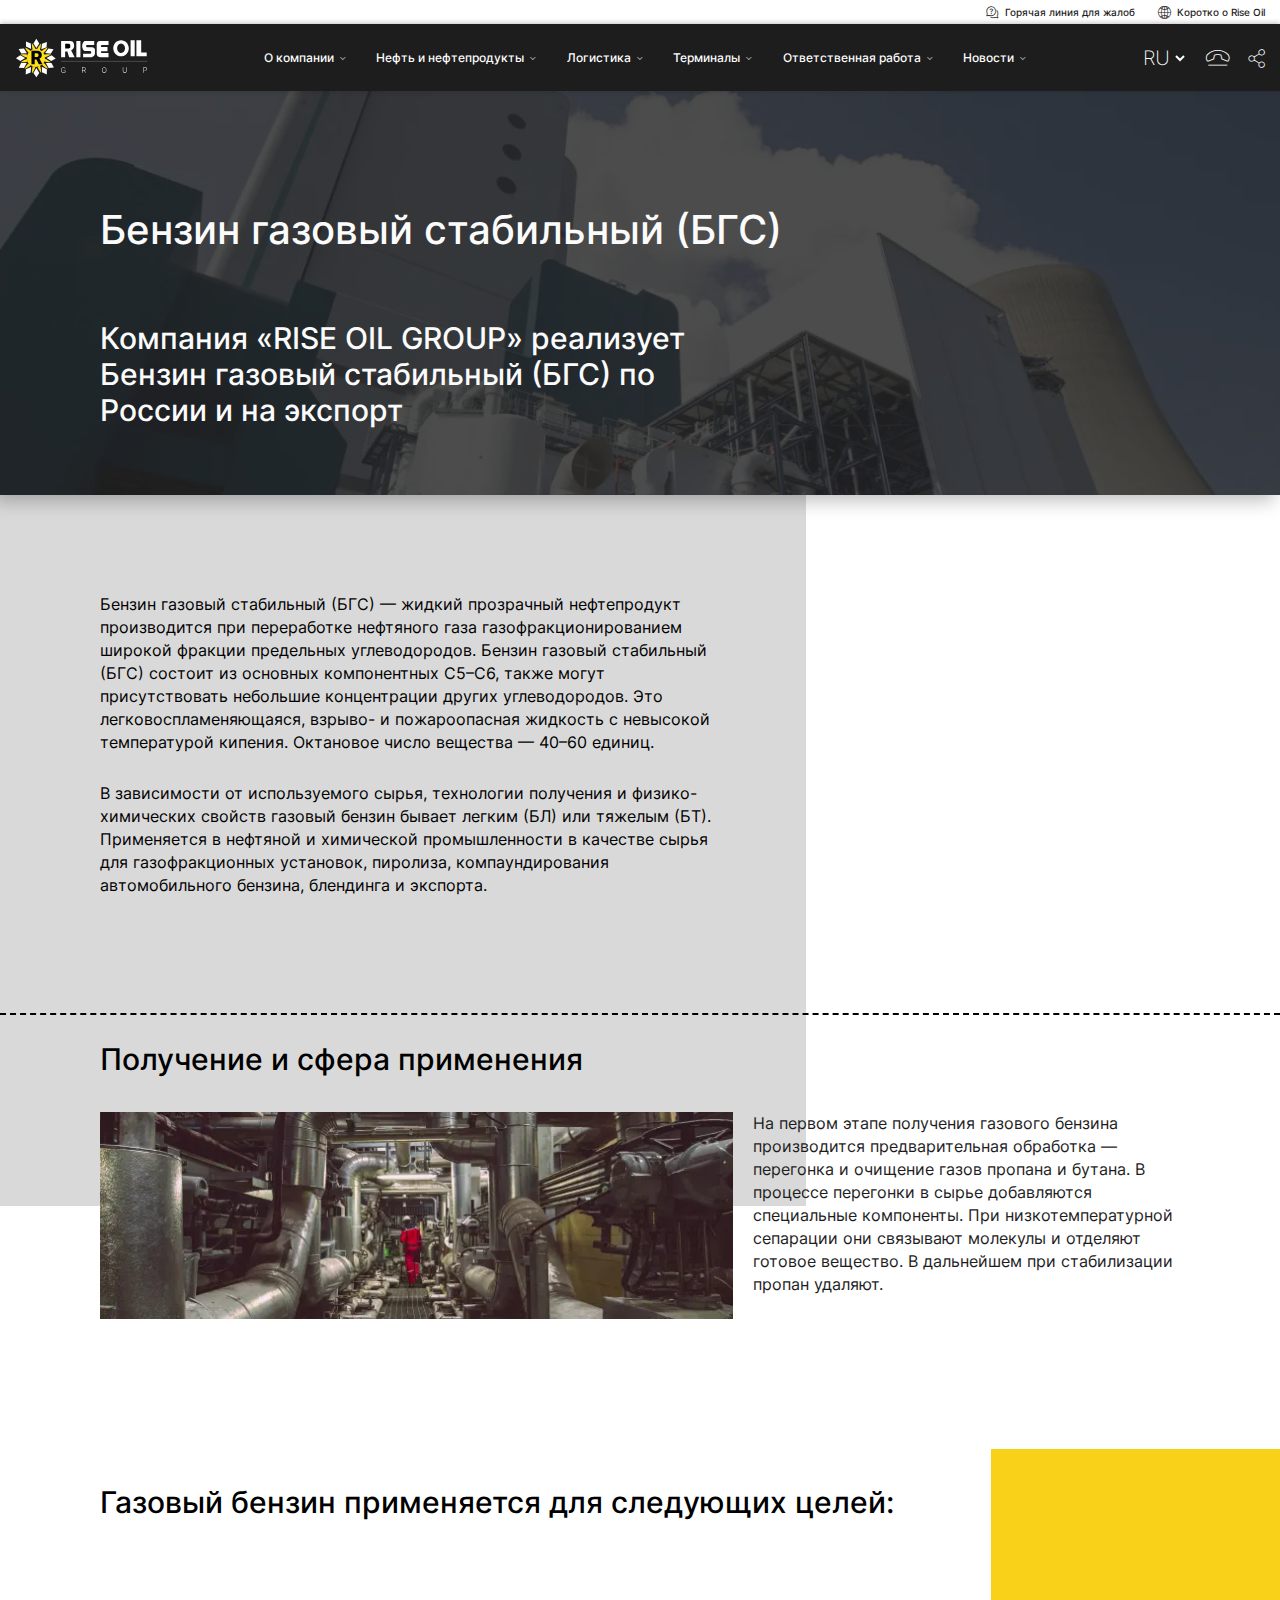
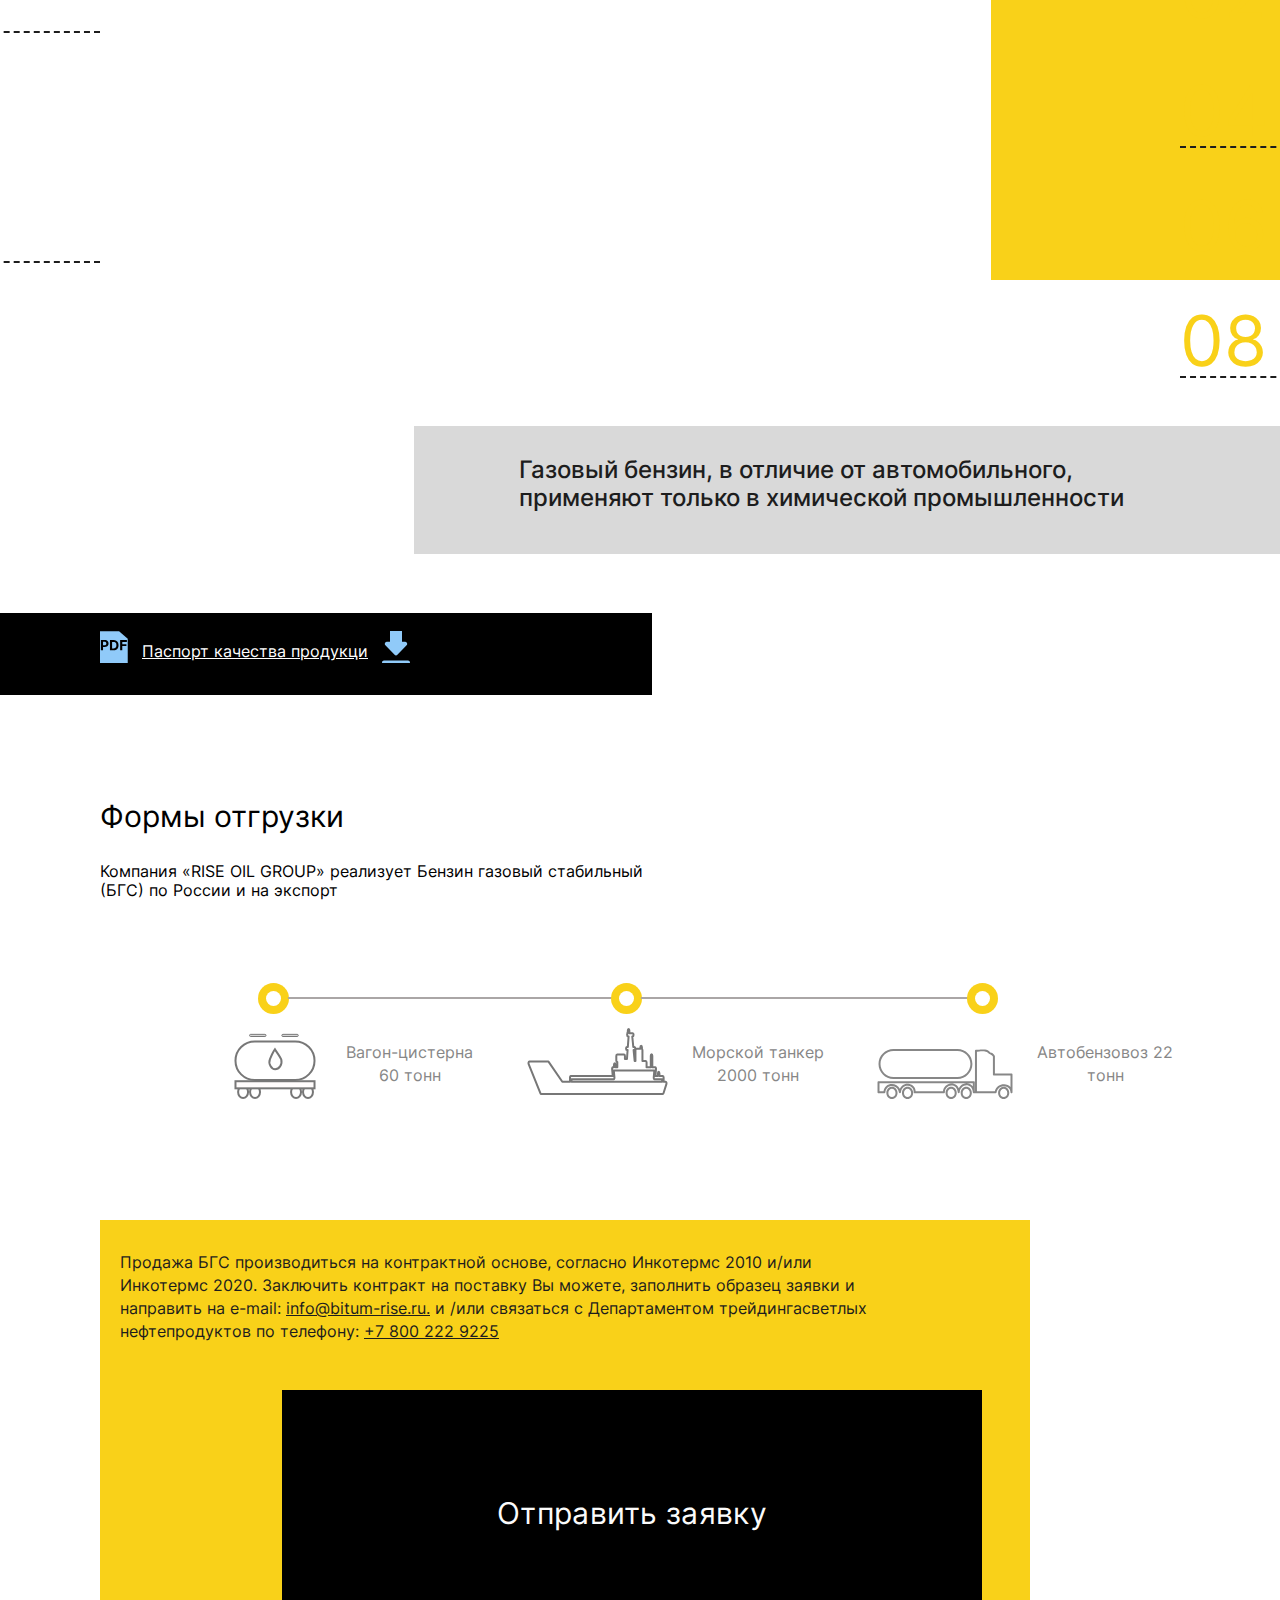
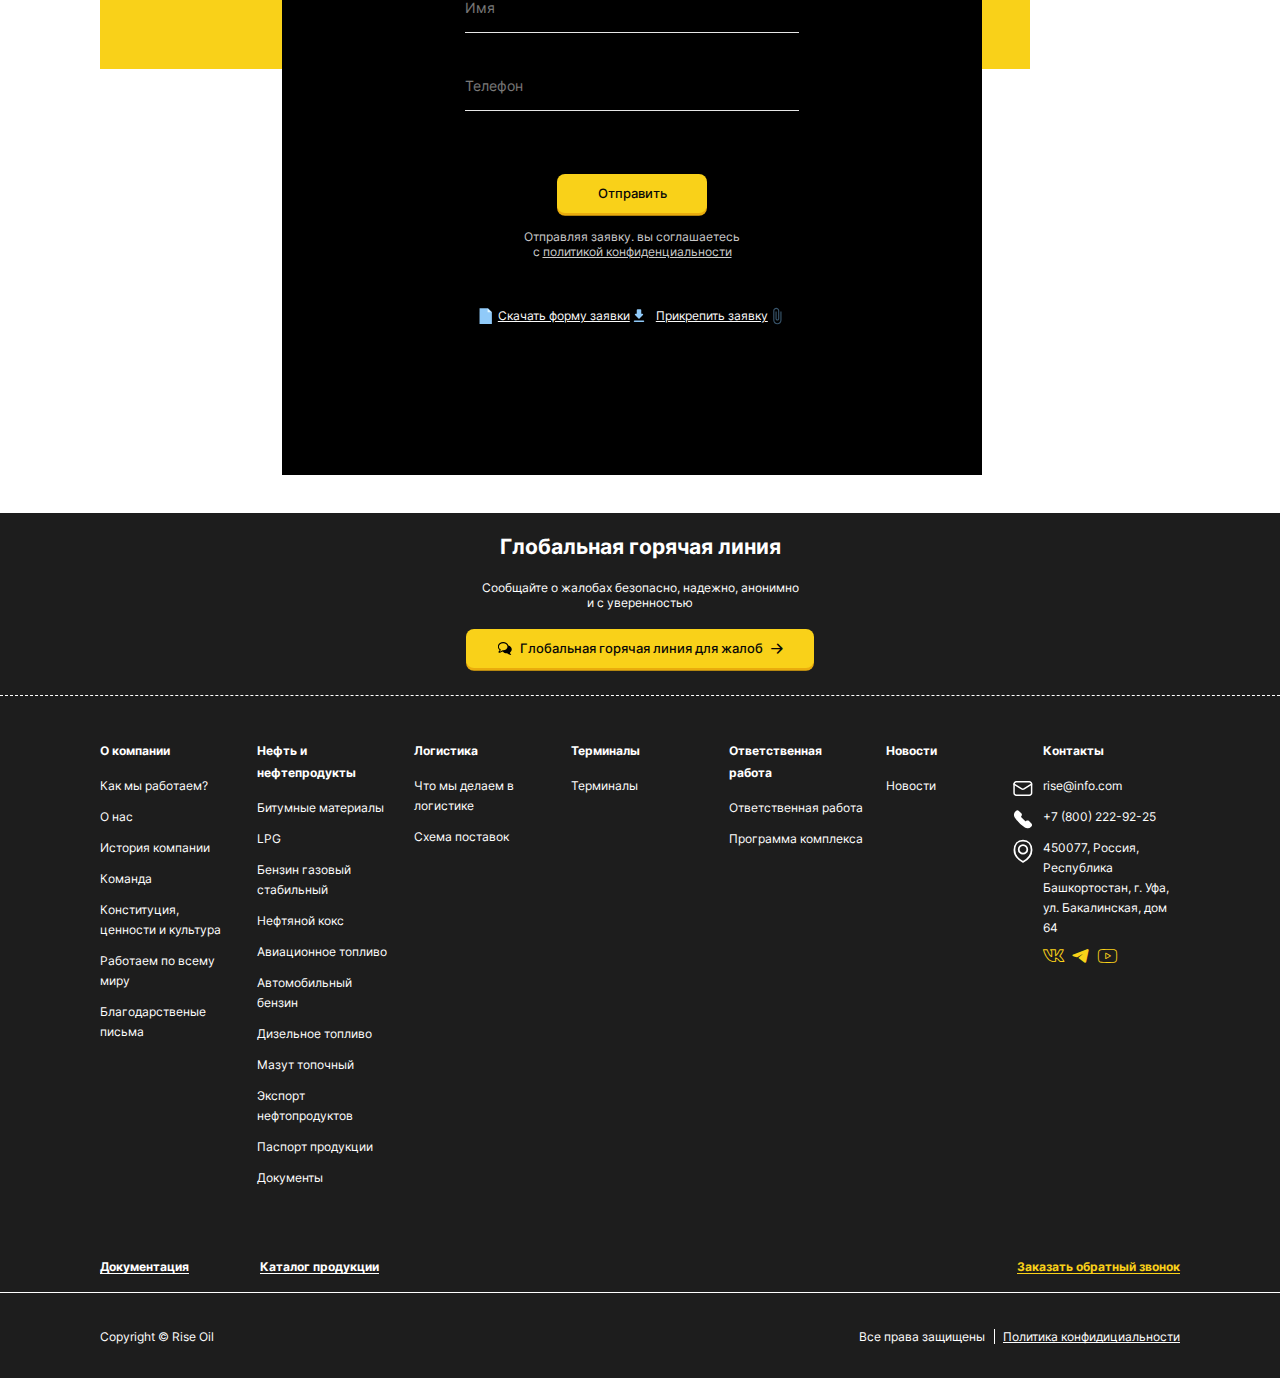
<file: bgs.html>
<!DOCTYPE html>
<html lang="ru">

<head>
	</div>
	<title>Бензин газовый стабильный (БГС)</title>
	<meta charset="UTF-8">
	<meta name="format-detection" content="telephone=no">
	<style>
		body {
			opacity: 0;
		}
	</style>
	<link rel="stylesheet" href="css/style.min.css?_v=20230122010536">
	<link rel="shortcut icon" href="favicon.ico">
	<!-- <meta name="robots" content="noindex, nofollow"> -->
	<meta name="viewport" content="width=device-width, initial-scale=1.0">
</head>




<body>
	<div class="wrapper">
		<header data-scroll="92" data-scroll-show="800" class="header">
			<div class="header__top-block header-top-block">
				<div style="height:24px;" data-da=".header-main-block__menu,991.98,last" class="header-top-block__container">
					<a href="#" class="header-top-block__hotline _icon-hotline">Горячая линия для жалоб</a>
					<a href=" #" class="header-top-block__info _icon-info">Коротко о Rise Oil</a>
				</div>
			</div>
			<nav class="header__main-block header-main-block">
				<div class="header-main-block__container">
					<a href="index.html" class="header-main-block__logo"><img style="width:136px; height:44px;" src="img/header/logo3.svg" alt="Rise Oil"></a>
					<ul data-one-spoller data-spollers class="header-main-block__menu">
						<li сlass="header-main-block__item">
							<a data-spoller-close data-spoller href="#" class="header-main-block__link">О компании</a>
							<div class="header-main-block__submenu header-submenu">
								<div class="header-submenu__container">
									<div class="header-submenu__content">
										<h2 class="header-submenu__title">О компании</h2>
										<div class="header-submenu__text">Наше видение – это все более процветающий мир, в котором нефть и
											нефтепродукты беспрепятственно доставляются из любой точки мира в места наибольшего спроса.
											Мы стараемся делать это быстро и ответственно</div>
									</div>
									<ul class="header-submenu__items">
										<li class="header-submenu__item"><a href="#" class="header-submenu__link">Как мы работаем?</a></li>
										<li class="header-submenu__item"><a href="#" class="header-submenu__link">О нас</a></li>
										<li class="header-submenu__item"><a href="team.html" class="header-submenu__link">Команда</a></li>
										<li class="header-submenu__item"><a href="work-world.html" class="header-submenu__link">Работаем по
												всему миру</a>
										</li>
										<li class="header-submenu__item"><a href="#" class="header-submenu__link">История компании</a>
										</li>
										<li class="header-submenu__item"><a href="#" class="header-submenu__link">Конституция, ценности и
												культура </a>
										</li>
										<li class="header-submenu__item"><a href="#" class="header-submenu__link">Благодарственные письма</a>
										</li>
									</ul>
								</div>
							</div>
						</li>
						<li class="header-main-block__item">
							<a data-spoller-close data-spoller href="#" class="header-main-block__link">Нефть и нефтепродукты</a>
							<div class="header-main-block__submenu header-submenu">
								<div class="header-submenu__container">
									<div class="header-submenu__content">
										<h2 class="header-submenu__title">Нефть и нефтепродукты</h2>
										<div class="header-submenu__text">Наше видение – это все более процветающий мир, в котором нефть и
											нефтепродукты беспрепятственно доставляются из любой точки мира в места наибольшего спроса.
											Мы стараемся делать это быстро и ответственно</div>
									</div>
									<ul class="header-submenu__items">
										<li class="header-submenu__item"><a href="bitum.html" class="header-submenu__link">Битумные
												материалы</a></li>
										<li class="header-submenu__item"><a href="sug.html" class="header-submenu__link">LPG</a></li>
										<li class="header-submenu__item"><a href="bgs.html" class="header-submenu__link">Бензин газовый
												стабильный</a></li>
										<li class="header-submenu__item"><a href="#" class="header-submenu__link">Нефтяной кокс</a></li>
										<li class="header-submenu__item"><a href="#" class="header-submenu__link">Авиационное топливо</a></li>
										<li class="header-submenu__item"><a href="#" class="header-submenu__link">Автомобильный бензин</a></li>
										<li class="header-submenu__item"><a href="#" class="header-submenu__link">Дизельное топливо</a></li>
										<li class="header-submenu__item"><a href="#" class="header-submenu__link">Мазут топочный</a></li>
										<li class="header-submenu__item"><a href="#" class="header-submenu__link">Экспорт нефтопродуктов</a>
										</li>
										<li class="header-submenu__item"><a href="#" class="header-submenu__link">Паспорт продукции</a></li>
										<li class="header-submenu__item"><a href="#" class="header-submenu__link">Документы</a></li>
									</ul>
								</div>
							</div>
						</li>
						<li class="header-main-block__item">
							<a data-spoller-close data-spoller href="#" class="header-main-block__link">Логистика</a>
							<div class="header-main-block__submenu header-submenu">
								<div class="header-submenu__container">
									<div class="header-submenu__content">
										<h2 class="header-submenu__title">Логистика</h2>
										<div class="header-submenu__text">Наше видение – это все более процветающий мир, в котором нефть и
											нефтепродукты беспрепятственно доставляются из любой точки мира в места наибольшего спроса.
											Мы стараемся делать это быстро и ответственно</div>
									</div>
									<ul class="header-submenu__items">
										<li class="header-submenu__item"><a href="#" class="header-submenu__link">Что мы делаем в логистике</a>
										</li>
										<li class="header-submenu__item"><a href="#" class="header-submenu__link">Схема поставок</a></li>
									</ul>
								</div>
							</div>
						</li>
						<li class="header-main-block__item">
							<a data-spoller-close data-spoller href="#" class="header-main-block__link">Терминалы</a>
							<div class="header-main-block__submenu header-submenu">
								<div class="header-submenu__container">
									<div class="header-submenu__content">
										<h2 class="header-submenu__title">Терминалы</h2>
										<div class="header-submenu__text">Наше видение – это все более процветающий мир, в котором нефть и
											нефтепродукты беспрепятственно доставляются из любой точки мира в места наибольшего спроса.
											Мы стараемся делать это быстро и ответственно</div>
									</div>
									<ul class="header-submenu__items">
										<li class="header-submenu__item"><a href="terminal.html" class="header-submenu__link">Терминалы</a></li>
									</ul>
								</div>
							</div>
						</li>
						<li class="header-main-block__item">
							<a data-spoller-close data-spoller href="#" class="header-main-block__link">Ответственная работа</a>
							<div class="header-main-block__submenu header-submenu">
								<div class="header-submenu__container">
									<div class="header-submenu__content">
										<h2 class="header-submenu__title">Ответственная работа</h2>
										<div class="header-submenu__text">Наше видение – это все более процветающий мир, в котором нефть и
											нефтепродукты беспрепятственно доставляются из любой точки мира в места наибольшего спроса.
											Мы стараемся делать это быстро и ответственно</div>
									</div>
									<ul class="header-submenu__items">
										<li class="header-submenu__item"><a href="#" class="header-submenu__link">Ответственная работа</a></li>
										<li class="header-submenu__item"><a href="#" class="header-submenu__link">Программа комплекса</a></li>
									</ul>
								</div>
							</div>
						</li>
						<li class="header-main-block__item">
							<a data-spoller-close data-spoller href="#" class="header-main-block__link">Новости</a>
							<div class="header-main-block__submenu header-submenu">
								<div class="header-submenu__container">
									<div class="header-submenu__content">
										<h2 class="header-submenu__title">Новости</h2>
										<div class="header-submenu__text">Наше видение – это все более процветающий мир, в котором нефть и
											нефтепродукты беспрепятственно доставляются из любой точки мира в места наибольшего спроса.
											Мы стараемся делать это быстро и ответственно</div>
									</div>
									<ul class="header-submenu__items">
										<li class="header-submenu__item"><a href="news.html" class="header-submenu__link">Новости</a></li>
									</ul>
								</div>
							</div>
						</li>
						<div class="header-main-block__item header-main-block__item_networks">
							<a href="#" class="header-main-block__item_network-link _icon-vk"></a>
							<a href="#" class="header-main-block__item_network-link _icon-telegram"></a>
							<a href="#" class="header-main-block__item_network-link _icon-youtube"></a>
						</div>
					</ul>
					<div class="header-main-block__actions">
						<select class="header-main-block__language">
							<option value="ru" selected>ru</option>
							<option value="en">en</option>
							<option value="ch">ch</option>
						</select>
						<a href="tel:1234" class="header-main-block__phone _icon-phone"></a>
						<button type="button" class="header-main-block__share _icon-share"></button>
					</div>
					<button type="button" class="header__burger icon-menu"><span></span></button>
				</div>
			</nav>
		</header>

		<main class="bgs-page">
			<section class="bgs-page__block-1 bgs-page-block-1">
				<div class="bgs-page-block-1__bg-overlay"></div>
				<div class="bgs-page-block-1__container">
					<h1 class="bgs-page-block-1__title">Бензин газовый стабильный (БГС)</h1>
					<div class="bgs-page-block-1__text">Компания «RISE OIL GROUP» реализует Бензин газовый стабильный (БГС) по
						России и на экспорт</div>
				</div>
			</section>
			<section class="bgs-page__block-2 bgs-page-block-2">
				<div class="bgs-page-block-2__container">
					<div class="bgs-page-block-2__text">
						<p>
							Бензин газовый стабильный (БГС) — жидкий прозрачный нефтепродукт производится при переработке нефтяного
							газа газофракционированием широкой фракции предельных углеводородов. Бензин газовый стабильный (БГС)
							состоит из основных компонентных С5–С6, также могут присутствовать небольшие концентрации других
							углеводородов. Это легковоспламеняющаяся, взрыво- и пожароопасная жидкость с невысокой температурой
							кипения. Октановое число вещества — 40–60 единиц.
						</p>
						<p>
							В зависимости от используемого сырья, технологии получения и физико-химических свойств газовый бензин
							бывает легким (БЛ) или тяжелым (БТ). Применяется в нефтяной и химической промышленности в качестве сырья
							для газофракционных установок, пиролиза, компаундирования автомобильного бензина, блендинга и экспорта.
						</p>
					</div>
				</div>
			</section>
			<section class="bgs-page__block-3 bgs-page-block-3">
				<div class="bgs-page-block-3__container">
					<h2 class="bgs-page-block-3__title">Получение и сфера применения</h2>
					<div class="bgs-page-block-3__content">
						<a href="#" class="bgs-page-block-3__image"><picture><source srcset="img/bgs-page/1.webp" type="image/webp"><img src="img/bgs-page/1.jpg" alt="Получение и сфера применения"></picture></a>
						<div class="bgs-page-block-3__subtext">На первом этапе получения газового бензина производится
							предварительная
							обработка — перегонка и очищение газов пропана и бутана. В процессе перегонки в сырье добавляются
							специальные компоненты. При низкотемпературной сепарации они связывают молекулы и отделяют готовое
							вещество. В дальнейшем при стабилизации пропан удаляют.</div>
					</div>
				</div>
			</section>
			<section class="bgs-page__block-4 bgs-page-block-4">
				<div class="bgs-page-block-4__container">
					<h2 class="bgs-page-block-4__title">Газовый бензин применяется для следующих целей:</h2>
					<ul class="bgs-page-block-4__items">
						<li data-watch data-watch-once data-watch-margin="50" class="bgs-page-block-4__item">
							<div class="bgs-page-block-4__number">01</div>
							<div class="bgs-page-block-4__text">Обезжиривание электрического оборудования при ремонте и установке
							</div>
						</li>
						<li data-watch data-watch-once data-watch-margin="50" class="bgs-page-block-4__item">
							<div class="bgs-page-block-4__number">02</div>
							<div class="bgs-page-block-4__text">извлечения канифоли из древесины</div>
						</li>
						<li data-watch data-watch-once data-watch-margin="50" class="bgs-page-block-4__item">
							<div class="bgs-page-block-4__number">03</div>
							<div class="bgs-page-block-4__text">изготовления синтетических тканей и искусственного меха</div>
						</li>
						<li data-watch data-watch-once data-watch-margin="50" class="bgs-page-block-4__item">
							<div class="bgs-page-block-4__number">04</div>
							<div class="bgs-page-block-4__text">снятия старых лакокрасочных покрытий с поверхностей</div>
						</li>
						<li data-watch data-watch-once data-watch-margin="50" class="bgs-page-block-4__item">
							<div class="bgs-page-block-4__number">05</div>
							<div class="bgs-page-block-4__text">создания смесей для промывки оборудования</div>
						</li>
						<li data-watch data-watch-once data-watch-margin="50" class="bgs-page-block-4__item">
							<div class="bgs-page-block-4__number">06</div>
							<div class="bgs-page-block-4__text">производства лакокрасочной продукции</div>
						</li>
						<li data-watch data-watch-once data-watch-margin="50" class="bgs-page-block-4__item">
							<div class="bgs-page-block-4__number">07</div>
							<div class="bgs-page-block-4__text">изготовления мастик и герметиков</div>
						</li>
						<li data-watch data-watch-once data-watch-margin="50" class="bgs-page-block-4__item">
							<div class="bgs-page-block-4__number">08</div>
							<div class="bgs-page-block-4__text">очистки металлических поверхностей для нанесения лакокрасочных и
								других покрытий</div>
						</li>
					</ul>
					<div class="bgs-page-block-4__info">Газовый бензин, в отличие от автомобильного, применяют только в химической
						промышленности</div>
					<div class="bgs-page-block-4__passport">
						<a href="#" class="bgs-page-block-4__passport-link"><span>Паспорт качества продукци</span></a>
					</div>
				</div>
			</section>
			<section class="bgs-page__block-5 bgs-page-block-5">
				<div class="bgs-page-block-5__container">
					<h2 class="bgs-page-block-5__title">Формы отгрузки</h2>
					<div class="bgs-page-block-5__text">Компания «RISE OIL GROUP» реализует Бензин газовый стабильный (БГС) по
						России и на экспорт</div>
					<div class="bgs-page-block-5__decoration">
						<div class="bgs-page-block-5__decoration_circle-big">
							<div class="bgs-page-block-5__decoration_circle-small"></div>
						</div>
						<div class="bgs-page-block-5__decoration_circle-big">
							<div class="bgs-page-block-5__decoration_circle-small"></div>
						</div>
						<div class="bgs-page-block-5__decoration_circle-big">
							<div class="bgs-page-block-5__decoration_circle-small"></div>
						</div>
					</div>
					<div class="bgs-page-block-5__items">

						<div class="bgs-page-block-5__item">
							<div class="bgs-page-block-5__image"><img src="img/bgs-page/block-5-1.svg" alt="Формы отгрузки"></div>
							<div class="bgs-page-block-5__info">Вагон-цистерна 60 тонн</div>
						</div>
						<div class="bgs-page-block-5__item">
							<div class="bgs-page-block-5__image"><img src="img/bgs-page/block-5-2.svg" alt="Формы отгрузки"></div>
							<div class="bgs-page-block-5__info">Морской танкер 2000 тонн</div>
						</div>
						<div class="bgs-page-block-5__item">
							<div class="bgs-page-block-5__image"><img src="img/bgs-page/block-5-3.svg" alt="Формы отгрузки"></div>
							<div class="bgs-page-block-5__info">Автобензовоз 22 тонн</div>
						</div>
					</div>
				</div>
			</section>
			<section class="bgs-page__block-6 bgs-page-block-6">
				<div class="bgs-page-block-6__container">
					<div class="bgs-page-block-6__text">Продажа БГС производиться на контрактной основе, согласно Инкотермс 2010
						и/или Инкотермс 2020. Заключить контракт на поставку Вы можете, заполнить образец заявки и направить
						на e-mail: <a href="mailto:info@bitum-rise.ru">info@bitum-rise.ru.</a> и
						/или связаться с Департаментом трейдингасветлых нефтепродуктов по
						телефону: <a href="tel:78002229225">+7 800 222 9225</a></div>
					<div class="bgs-page-block-6__form-request-container">
						<div class="request__body undefined">
							<h2 class="request__title">Отправить заявку</h2>
							<form id="form" data-popup-message="#request-popup" action="#" class="request__form">
								<input id="form-name" data-required autocomplete="off" type="text" name="form[]" data-error="" placeholder="Имя" class="request__input undefined">
								<input id="form-phone" data-required autocomplete="off" type="text" name="form[]" data-error="" placeholder="Телефон" class="request__input undefined">
								<button type="submit" class="request__button">Отправить</button>
							</form>
							<div class="request__privacy undefined">
								Отправляя заявку. вы соглашаетесь с <a href="#" class="request__privacy-link">политикой
									конфиденциальности</a>
							</div>
							<div class="request__requests undefined">
								<a href="#" class="request__download">Скачать форму заявки</a>
								<a href="#" class="request__upload">Прикрепить заявку</a>
							</div>
						</div>
					</div>
				</div>
			</section>
		</main>
		<footer class="footer">
			<div class="footer__top-block footer-top-block">
				<div class="footer-top-block__container">
					<h2 class="footer-top-block__title">Глобальная горячая линия</h2>
					<div class="footer-top-block__text">Сообщайте о жалобах безопасно, надежно, анонимно и с уверенностью</div>
					<a href="#" class="footer-top-block__button">Глобальная горячая линия для жалоб</a>
				</div>
			</div>
			<div class="footer__main-block footer-main-block">
				<div data-spollers="991.98,max" data-one-spoller class="footer-main-block__container">
					<div class="footer-main-block__column">
						<div data-spoller class="footer-main-block__title"><span>О компании</span></div>
						<ul class="footer-main-block__items">
							<li class="footer-main-block__item"><a href="#" class="footer-main-block__link">Как мы работаем?</a></li>
							<li class="footer-main-block__item"><a href="#" class="footer-main-block__link">О нас</a></li>
							<li class="footer-main-block__item"><a href="#" class="footer-main-block__link">История компании</a></li>
							<li class="footer-main-block__item"><a href="team.html" class="footer-main-block__link">Команда</a></li>
							<li class="footer-main-block__item"><a href="#" class="footer-main-block__link">Конституция, ценности и
									культура </a></li>
							<li class="footer-main-block__item"><a href="work-world.html" class="footer-main-block__link">Работаем по
									всему миру</a>
							</li>
							<li class="footer-main-block__item"><a href="#" class="footer-main-block__link">Благодарственые письма</a>
							</li>
						</ul>
					</div>
					<div class="footer-main-block__column">
						<div data-spoller class="footer-main-block__title"><span>Нефть и
								нефтепродукты</span></div>
						<ul class="footer-main-block__items">
							<li class="footer-main-block__item"><a href="bitum.html" class="footer-main-block__link">Битумные
									материалы</a></li>
							<li class="footer-main-block__item"><a href="sug.html" class="footer-main-block__link">LPG</a></li>
							<li class="footer-main-block__item"><a href="bgs.html" class="footer-main-block__link">Бензин газовый
									стабильный</a>
							</li>
							<li class="footer-main-block__item"><a href="#" class="footer-main-block__link">Нефтяной кокс</a></li>
							<li class="footer-main-block__item"><a href="#" class="footer-main-block__link">Авиационное топливо</a></li>
							<li class="footer-main-block__item"><a href="#" class="footer-main-block__link">Автомобильный бензин</a></li>
							<li class="footer-main-block__item"><a href="#" class="footer-main-block__link">Дизельное топливо</a></li>
							<li class="footer-main-block__item"><a href="#" class="footer-main-block__link">Мазут топочный</a></li>
							<li class="footer-main-block__item"><a href="#" class="footer-main-block__link">Экспорт нефтопродуктов</a>
							</li>
							<li class="footer-main-block__item"><a href="#" class="footer-main-block__link">Паспорт продукции</a></li>
							<li class="footer-main-block__item"><a href="#" class="footer-main-block__link">Документы</a></li>
						</ul>
					</div>
					<div class="footer-main-block__column">
						<div data-spoller class="footer-main-block__title"><span>Логистика</span></div>
						<ul class="footer-main-block__items">
							<li class="footer-main-block__item"><a href="#" class="footer-main-block__link">Что мы делаем в логистике</a>
							</li>
							<li class="footer-main-block__item"><a href="#" class="footer-main-block__link">Схема поставок</a></li>
						</ul>
					</div>
					<div class="footer-main-block__column">
						<div data-spoller class="footer-main-block__title"><span>Терминалы</span></div>
						<ul class="footer-main-block__items">
							<li class="footer-main-block__item"><a href="terminal.html" class="footer-main-block__link">Терминалы</a></li>
						</ul>
					</div>
					<div class="footer-main-block__column">
						<div data-spoller class="footer-main-block__title"><span>Ответственная
								работа</span></div>
						<ul class="footer-main-block__items">
							<li class="footer-main-block__item"><a href="#" class="footer-main-block__link">Ответственная работа</a></li>
							<li class="footer-main-block__item"><a href="#" class="footer-main-block__link">Программа комплекса</a></li>
						</ul>
					</div>
					<div class="footer-main-block__column">
						<div data-spoller class="footer-main-block__title"><span>Новости</span></div>
						<ul class="footer-main-block__items">
							<li class="footer-main-block__item"><a href="news.html" class="footer-main-block__link">Новости</a></li>
						</ul>
					</div>
					<div class="footer-main-block__column">
						<div data-spoller class="footer-main-block__title"><span>Контакты</span></div>
						<ul class="footer-main-block__items">
							<li class="footer-main-block__item"><a href="mailto:rise@info.com" class="footer-main-block__link footer-main-block__link_mail">rise@info.com</a></li>
							<li class="footer-main-block__item">
								<a href="tel:78002229225" class="footer-main-block__link footer-main-block__link_phone">+7 (800)
									222-92-25</a>
							</li>
							<li class="footer-main-block__item"><a href="#" class="footer-main-block__link footer-main-block__link_geo">450077, Россия,
									Республика
									Башкортостан, г. Уфа, ул. Бакалинская, дом 64</a></li>
							<li class="footer-main-block__item footer-main-block__item_networks">
								<a href="#" class="footer-main-block__item_network-link _icon-vk"></a>
								<a href="#" class="footer-main-block__item_network-link _icon-telegram"></a>
								<a href="#" class="footer-main-block__item_network-link _icon-youtube"></a>
							</li>
						</ul>
					</div>
				</div>
			</div>
			<div class="footer__bottom-block footer-bottom-block">
				<div class="footer-bottom-block__items">
					<div class="footer-bottom-block__container footer-bottom-block__container_top">
						<div class="footer-bottom-block__links">
							<a href="#" class="footer-bottom-block__link">Документация</a>
							<a href="#" class="footer-bottom-block__link">Каталог продукции</a>
						</div>
						<button type="button" class="footer-bottom-block__link footer-bottom-block__callback">Заказать обратный
							звонок</button>
					</div>
				</div>
				<div class="footer-bottom-block__copyrights">
					<div class="footer-bottom-block__container footer-bottom-block__container_bottom">
						<div class="footer-bottom-block__copyright">Copyright © Rise Oil</div>
						<div class="footer-bottom-block__privacy">
							<span>Все права защищены</span>
							<a href="#" class="footer-bottom-block__privacy-link">Политика конфидициальности</a>
						</div>
					</div>
				</div>
			</div>
		</footer>
	</div>
	<div id="request-popup" aria-hidden="true" class="popup">
		<div class="popup__wrapper">
			<div class="popup__content">
				<button data-close type="button" class="popup__close"></button>
				<div class="popup__text">
					Спасибо за отправку! Мы свяжемся с Вами в течении 15 минут!
				</div>
			</div>
		</div>
	</div>


	<script src="js/app.min.js?_v=20230122010536"></script>
</body>

</html>
</file>
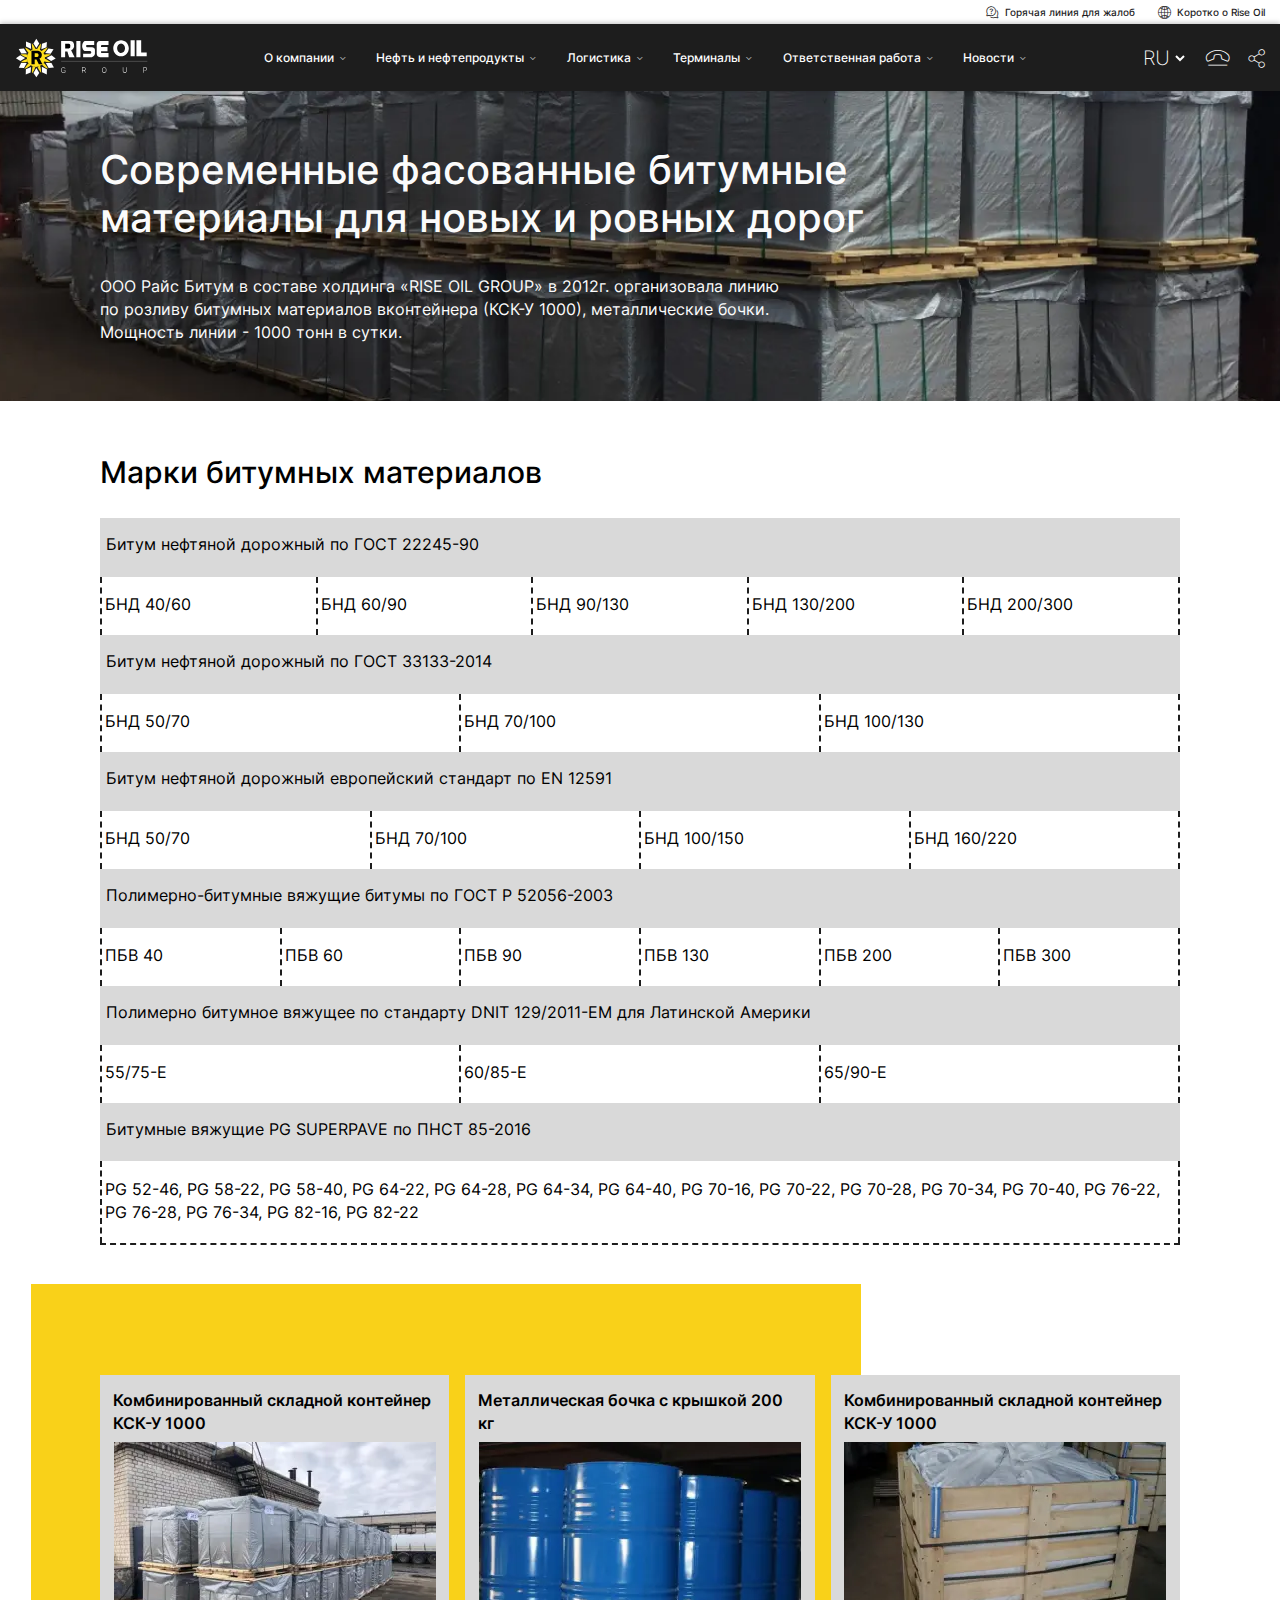
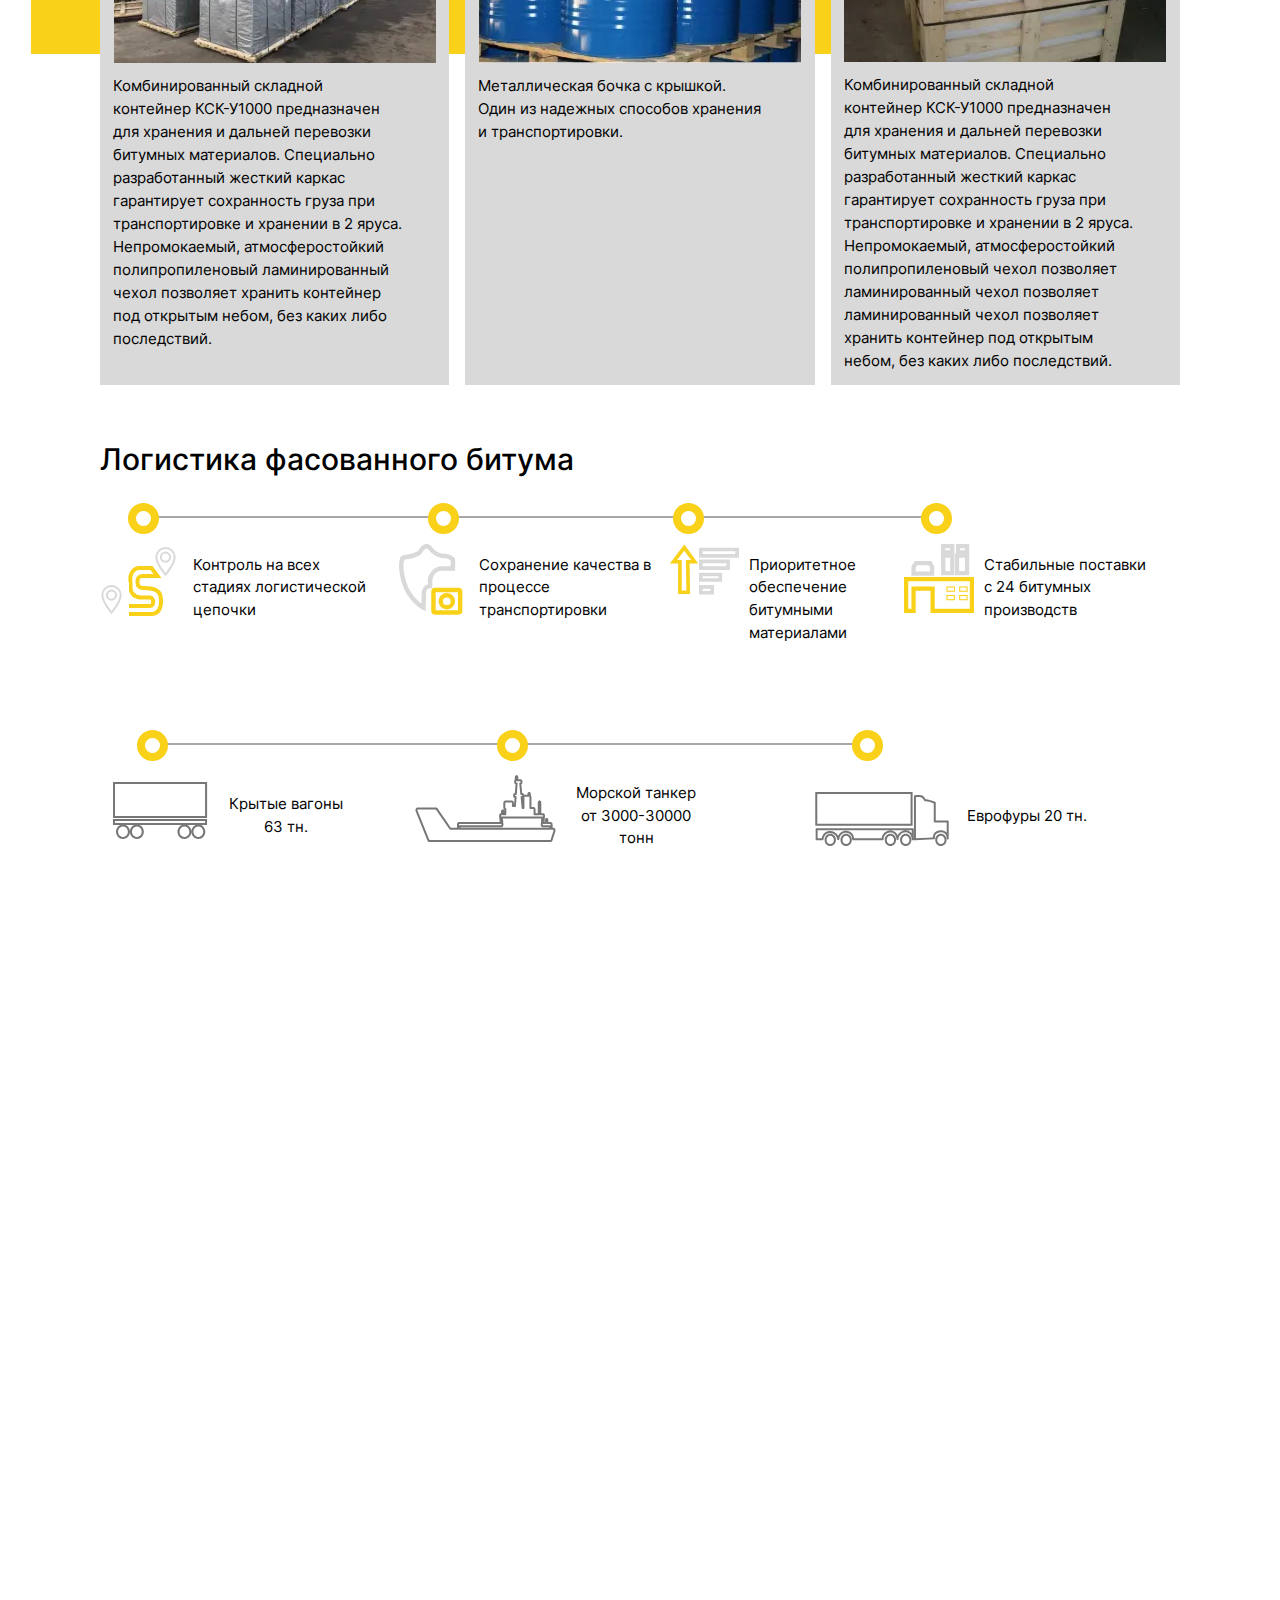
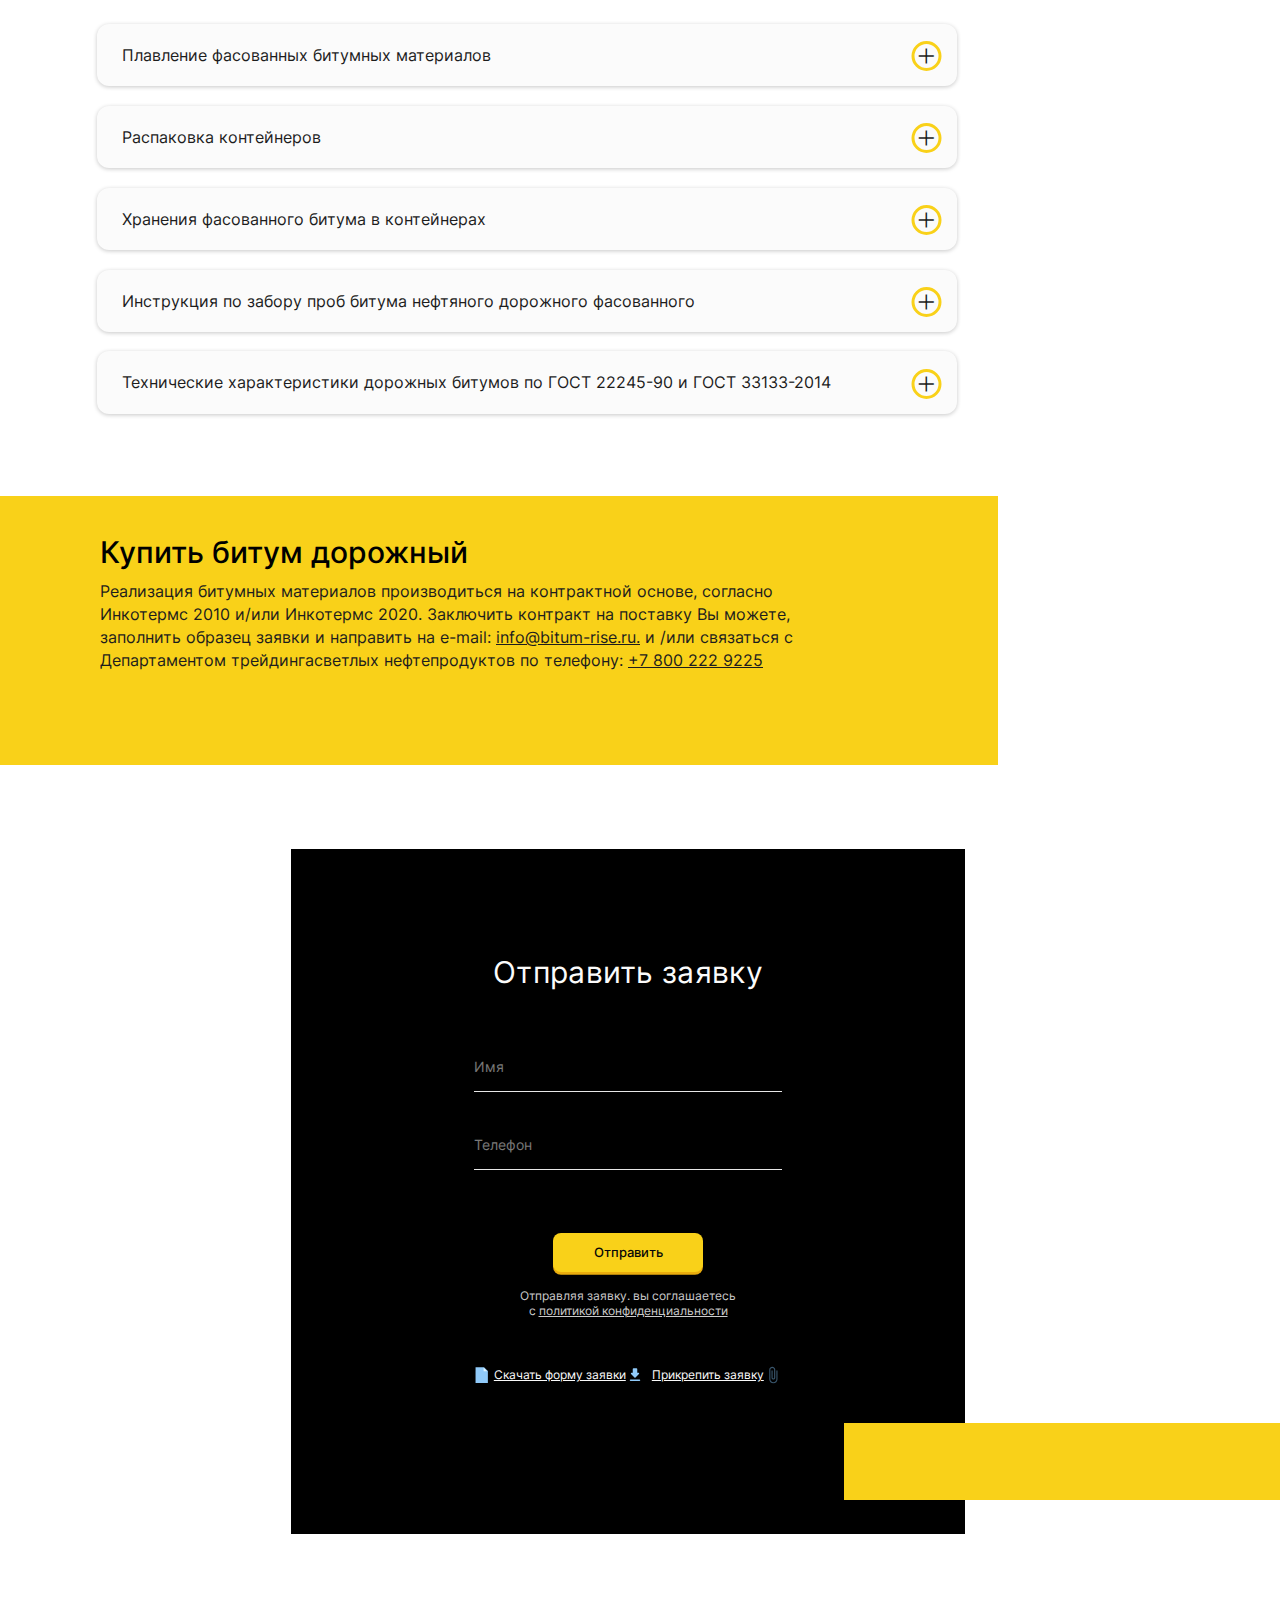
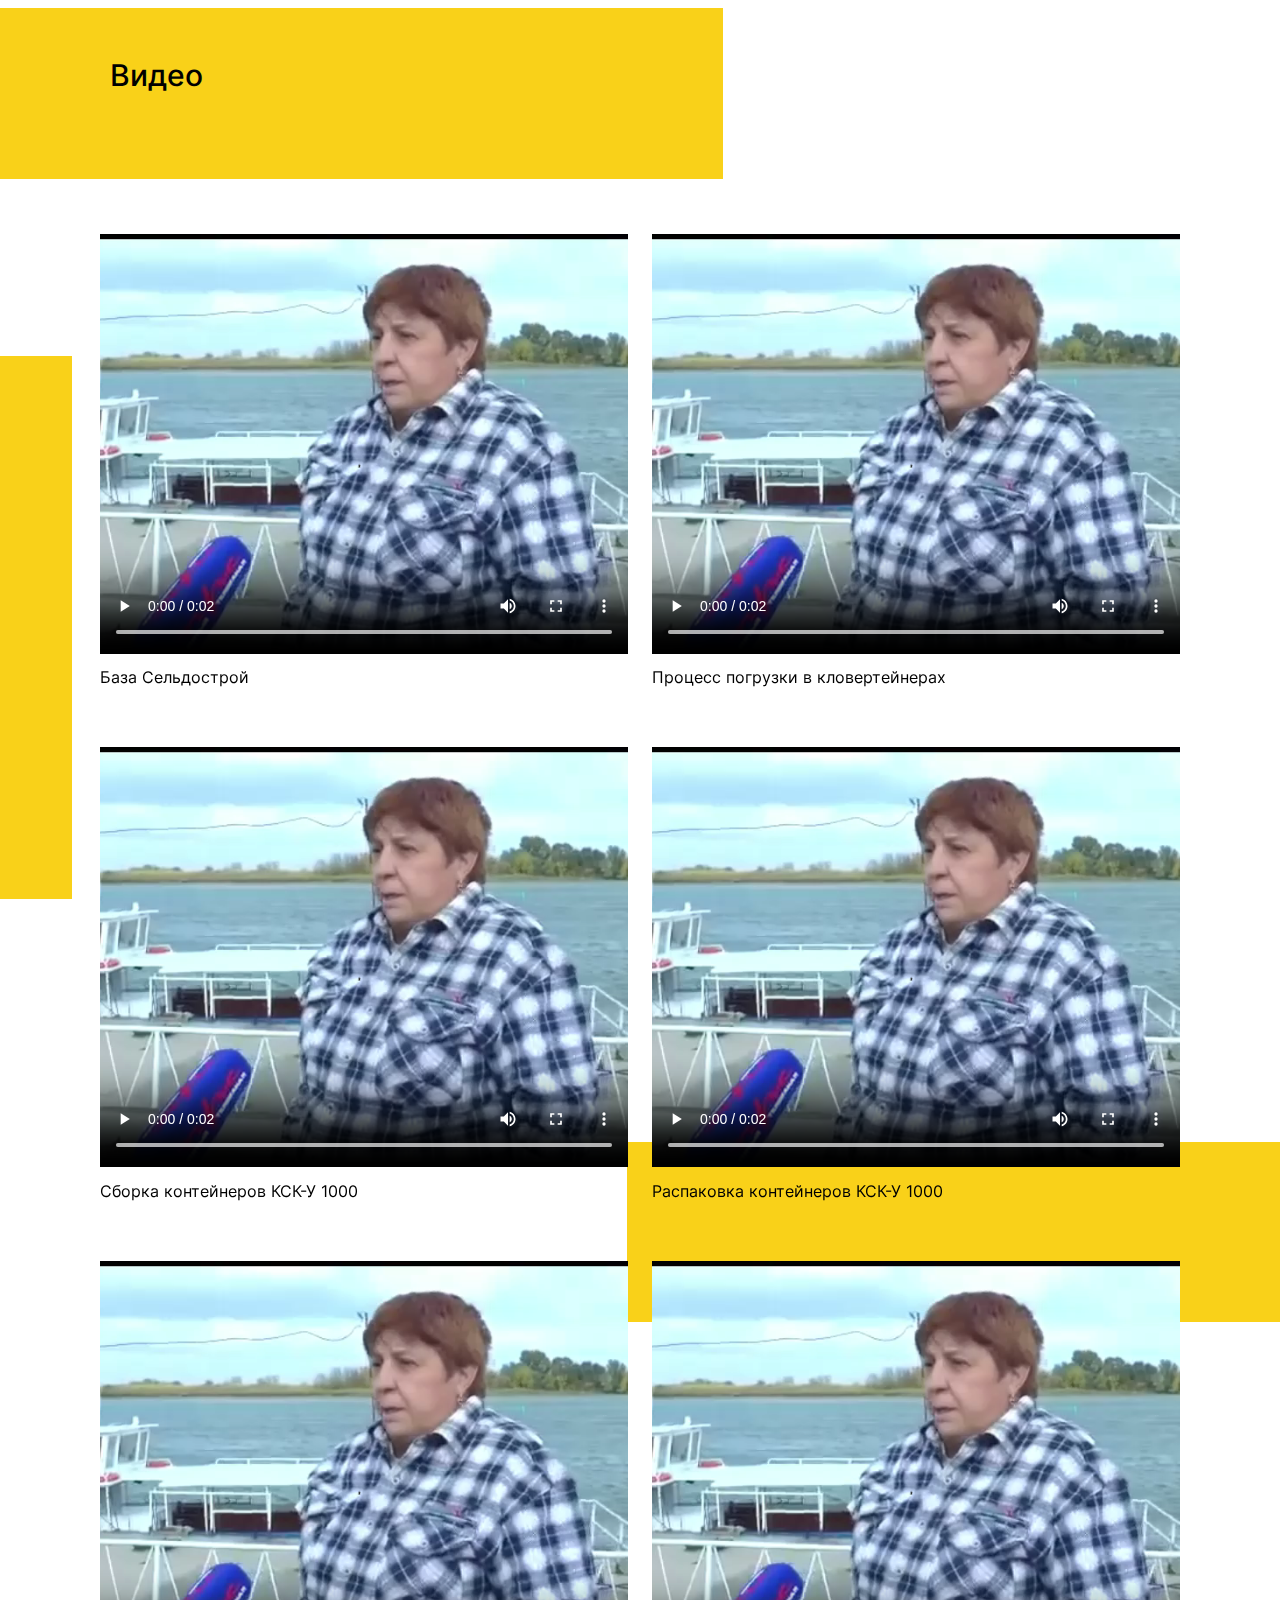
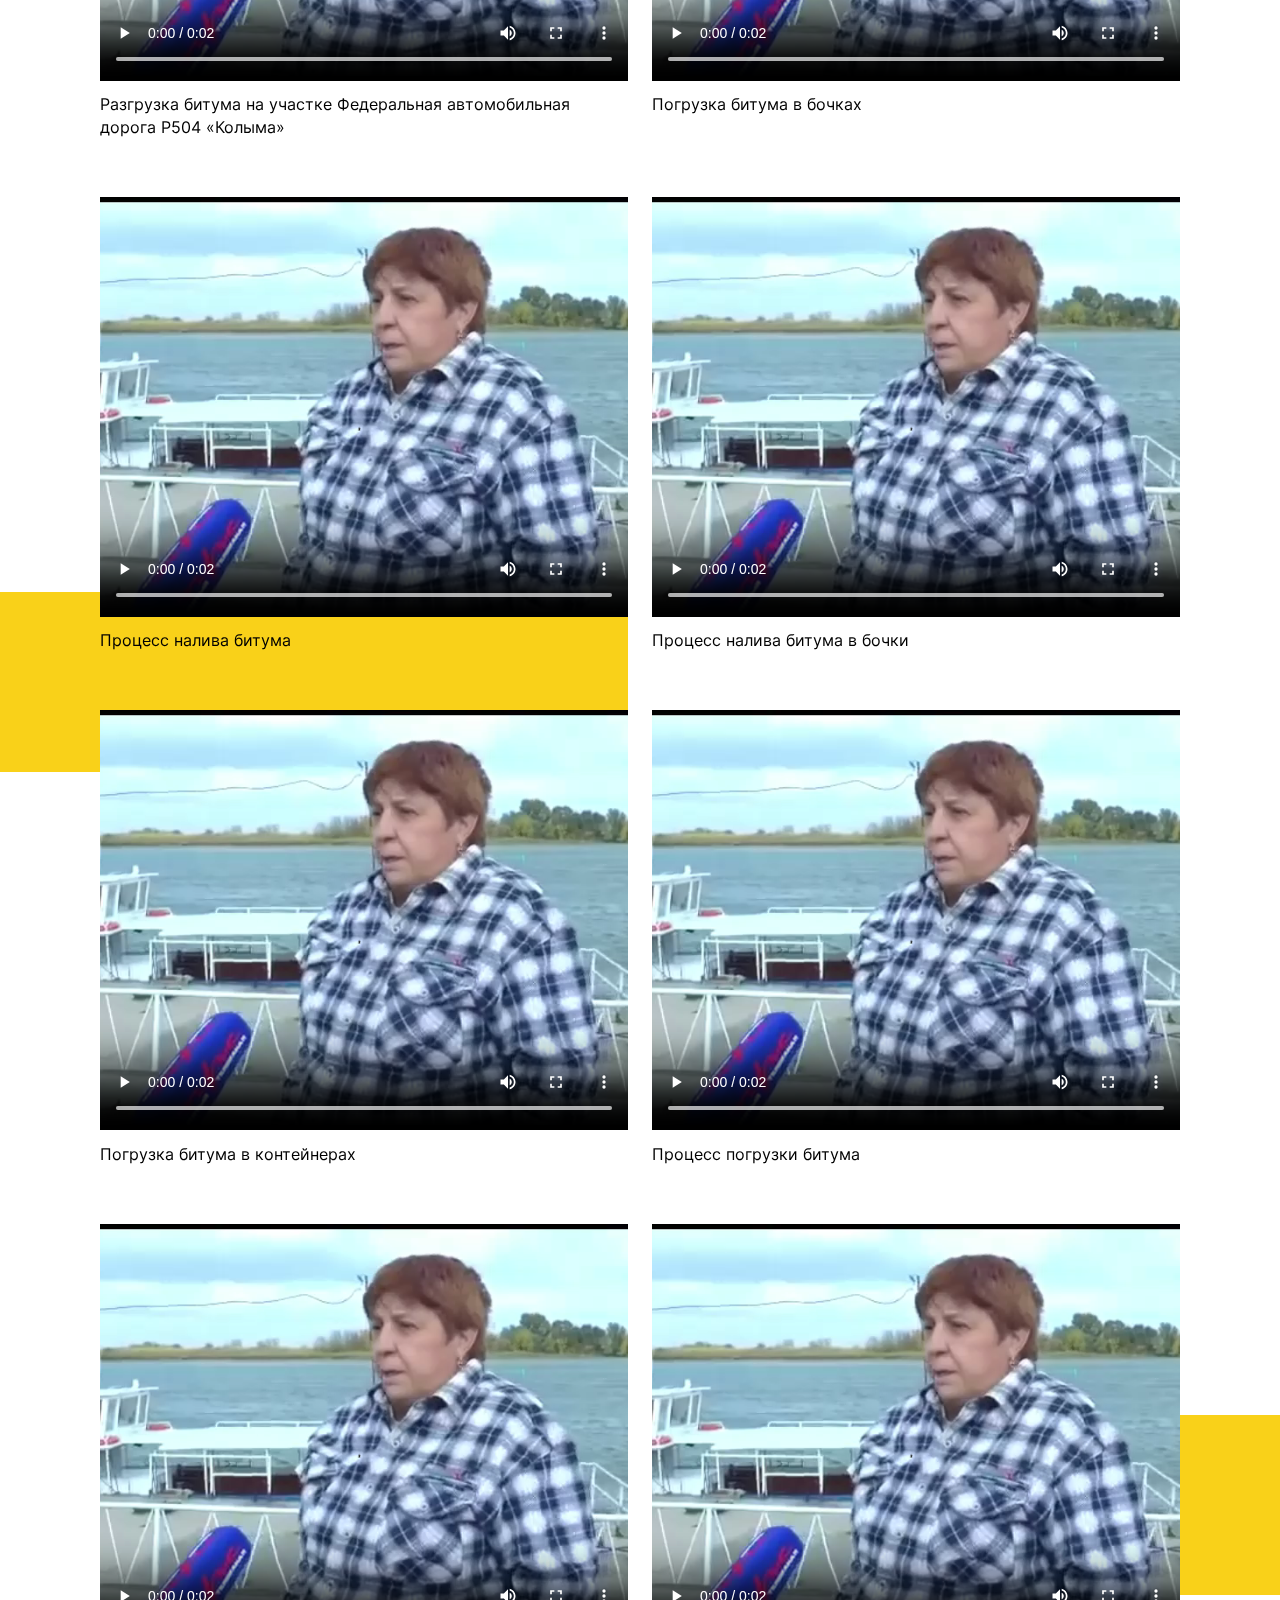
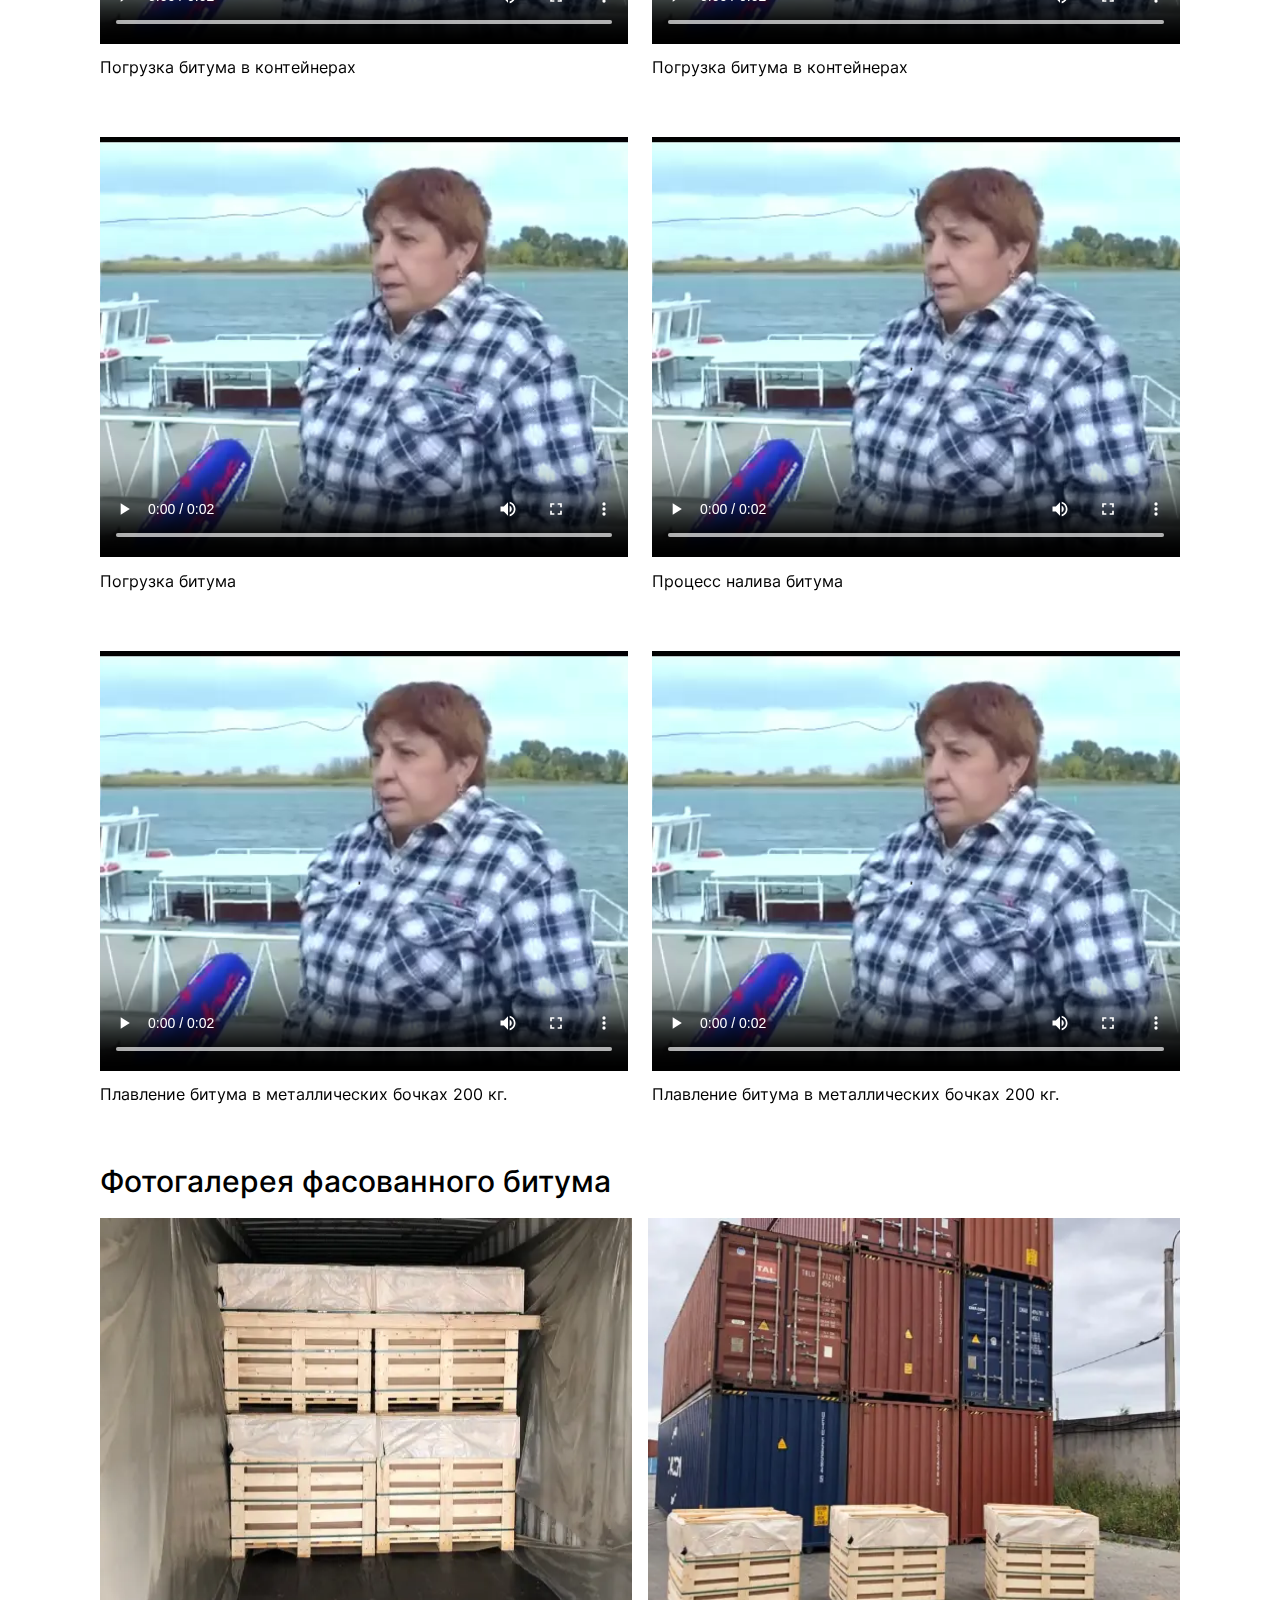
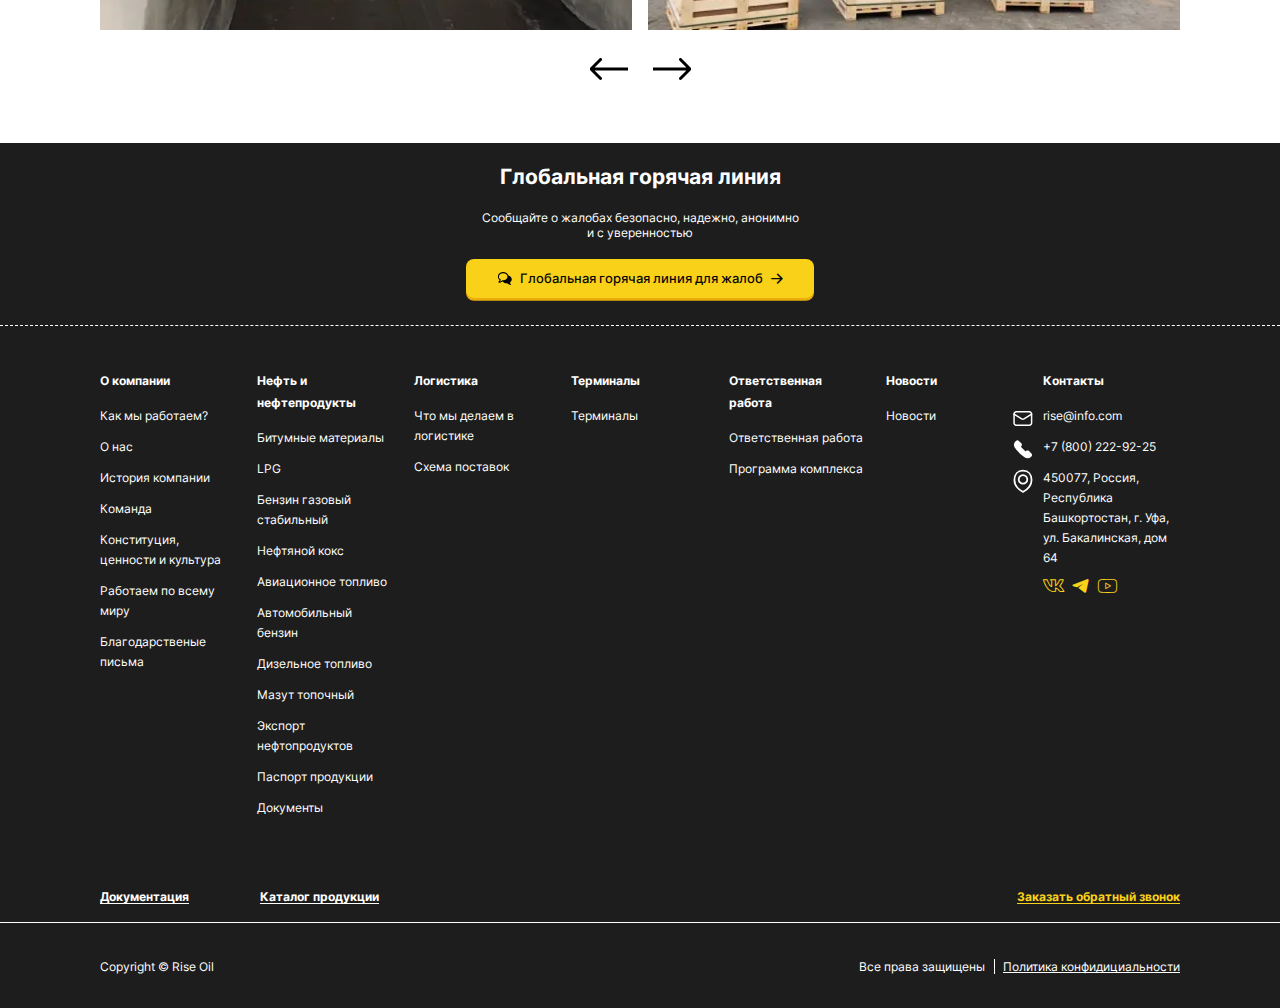
<file: bitum-fas.html>
<!DOCTYPE html>
<html lang="ru">

<head>
	</div>
	<title>Битум фасованный</title>
	<meta charset="UTF-8">
	<meta name="format-detection" content="telephone=no">
	<style>
		body {
			opacity: 0;
		}
	</style>
	<link rel="stylesheet" href="css/style.min.css?_v=20230122010536">
	<link rel="shortcut icon" href="favicon.ico">
	<!-- <meta name="robots" content="noindex, nofollow"> -->
	<meta name="viewport" content="width=device-width, initial-scale=1.0">
</head>




<body>
	<div class="wrapper">

		<header data-scroll="92" data-scroll-show="800" class="header">
			<div class="header__top-block header-top-block">
				<div style="height:24px;" data-da=".header-main-block__menu,991.98,last" class="header-top-block__container">
					<a href="#" class="header-top-block__hotline _icon-hotline">Горячая линия для жалоб</a>
					<a href=" #" class="header-top-block__info _icon-info">Коротко о Rise Oil</a>
				</div>
			</div>
			<nav class="header__main-block header-main-block">
				<div class="header-main-block__container">
					<a href="index.html" class="header-main-block__logo"><img style="width:136px; height:44px;" src="img/header/logo3.svg" alt="Rise Oil"></a>
					<ul data-one-spoller data-spollers class="header-main-block__menu">
						<li сlass="header-main-block__item">
							<a data-spoller-close data-spoller href="#" class="header-main-block__link">О компании</a>
							<div class="header-main-block__submenu header-submenu">
								<div class="header-submenu__container">
									<div class="header-submenu__content">
										<h2 class="header-submenu__title">О компании</h2>
										<div class="header-submenu__text">Наше видение – это все более процветающий мир, в котором нефть и
											нефтепродукты беспрепятственно доставляются из любой точки мира в места наибольшего спроса.
											Мы стараемся делать это быстро и ответственно</div>
									</div>
									<ul class="header-submenu__items">
										<li class="header-submenu__item"><a href="#" class="header-submenu__link">Как мы работаем?</a></li>
										<li class="header-submenu__item"><a href="#" class="header-submenu__link">О нас</a></li>
										<li class="header-submenu__item"><a href="team.html" class="header-submenu__link">Команда</a></li>
										<li class="header-submenu__item"><a href="work-world.html" class="header-submenu__link">Работаем по
												всему миру</a>
										</li>
										<li class="header-submenu__item"><a href="#" class="header-submenu__link">История компании</a>
										</li>
										<li class="header-submenu__item"><a href="#" class="header-submenu__link">Конституция, ценности и
												культура </a>
										</li>
										<li class="header-submenu__item"><a href="#" class="header-submenu__link">Благодарственные письма</a>
										</li>
									</ul>
								</div>
							</div>
						</li>
						<li class="header-main-block__item">
							<a data-spoller-close data-spoller href="#" class="header-main-block__link">Нефть и нефтепродукты</a>
							<div class="header-main-block__submenu header-submenu">
								<div class="header-submenu__container">
									<div class="header-submenu__content">
										<h2 class="header-submenu__title">Нефть и нефтепродукты</h2>
										<div class="header-submenu__text">Наше видение – это все более процветающий мир, в котором нефть и
											нефтепродукты беспрепятственно доставляются из любой точки мира в места наибольшего спроса.
											Мы стараемся делать это быстро и ответственно</div>
									</div>
									<ul class="header-submenu__items">
										<li class="header-submenu__item"><a href="bitum.html" class="header-submenu__link">Битумные
												материалы</a></li>
										<li class="header-submenu__item"><a href="sug.html" class="header-submenu__link">LPG</a></li>
										<li class="header-submenu__item"><a href="bgs.html" class="header-submenu__link">Бензин газовый
												стабильный</a></li>
										<li class="header-submenu__item"><a href="#" class="header-submenu__link">Нефтяной кокс</a></li>
										<li class="header-submenu__item"><a href="#" class="header-submenu__link">Авиационное топливо</a></li>
										<li class="header-submenu__item"><a href="#" class="header-submenu__link">Автомобильный бензин</a></li>
										<li class="header-submenu__item"><a href="#" class="header-submenu__link">Дизельное топливо</a></li>
										<li class="header-submenu__item"><a href="#" class="header-submenu__link">Мазут топочный</a></li>
										<li class="header-submenu__item"><a href="#" class="header-submenu__link">Экспорт нефтопродуктов</a>
										</li>
										<li class="header-submenu__item"><a href="#" class="header-submenu__link">Паспорт продукции</a></li>
										<li class="header-submenu__item"><a href="#" class="header-submenu__link">Документы</a></li>
									</ul>
								</div>
							</div>
						</li>
						<li class="header-main-block__item">
							<a data-spoller-close data-spoller href="#" class="header-main-block__link">Логистика</a>
							<div class="header-main-block__submenu header-submenu">
								<div class="header-submenu__container">
									<div class="header-submenu__content">
										<h2 class="header-submenu__title">Логистика</h2>
										<div class="header-submenu__text">Наше видение – это все более процветающий мир, в котором нефть и
											нефтепродукты беспрепятственно доставляются из любой точки мира в места наибольшего спроса.
											Мы стараемся делать это быстро и ответственно</div>
									</div>
									<ul class="header-submenu__items">
										<li class="header-submenu__item"><a href="#" class="header-submenu__link">Что мы делаем в логистике</a>
										</li>
										<li class="header-submenu__item"><a href="#" class="header-submenu__link">Схема поставок</a></li>
									</ul>
								</div>
							</div>
						</li>
						<li class="header-main-block__item">
							<a data-spoller-close data-spoller href="#" class="header-main-block__link">Терминалы</a>
							<div class="header-main-block__submenu header-submenu">
								<div class="header-submenu__container">
									<div class="header-submenu__content">
										<h2 class="header-submenu__title">Терминалы</h2>
										<div class="header-submenu__text">Наше видение – это все более процветающий мир, в котором нефть и
											нефтепродукты беспрепятственно доставляются из любой точки мира в места наибольшего спроса.
											Мы стараемся делать это быстро и ответственно</div>
									</div>
									<ul class="header-submenu__items">
										<li class="header-submenu__item"><a href="terminal.html" class="header-submenu__link">Терминалы</a></li>
									</ul>
								</div>
							</div>
						</li>
						<li class="header-main-block__item">
							<a data-spoller-close data-spoller href="#" class="header-main-block__link">Ответственная работа</a>
							<div class="header-main-block__submenu header-submenu">
								<div class="header-submenu__container">
									<div class="header-submenu__content">
										<h2 class="header-submenu__title">Ответственная работа</h2>
										<div class="header-submenu__text">Наше видение – это все более процветающий мир, в котором нефть и
											нефтепродукты беспрепятственно доставляются из любой точки мира в места наибольшего спроса.
											Мы стараемся делать это быстро и ответственно</div>
									</div>
									<ul class="header-submenu__items">
										<li class="header-submenu__item"><a href="#" class="header-submenu__link">Ответственная работа</a></li>
										<li class="header-submenu__item"><a href="#" class="header-submenu__link">Программа комплекса</a></li>
									</ul>
								</div>
							</div>
						</li>
						<li class="header-main-block__item">
							<a data-spoller-close data-spoller href="#" class="header-main-block__link">Новости</a>
							<div class="header-main-block__submenu header-submenu">
								<div class="header-submenu__container">
									<div class="header-submenu__content">
										<h2 class="header-submenu__title">Новости</h2>
										<div class="header-submenu__text">Наше видение – это все более процветающий мир, в котором нефть и
											нефтепродукты беспрепятственно доставляются из любой точки мира в места наибольшего спроса.
											Мы стараемся делать это быстро и ответственно</div>
									</div>
									<ul class="header-submenu__items">
										<li class="header-submenu__item"><a href="news.html" class="header-submenu__link">Новости</a></li>
									</ul>
								</div>
							</div>
						</li>
						<div class="header-main-block__item header-main-block__item_networks">
							<a href="#" class="header-main-block__item_network-link _icon-vk"></a>
							<a href="#" class="header-main-block__item_network-link _icon-telegram"></a>
							<a href="#" class="header-main-block__item_network-link _icon-youtube"></a>
						</div>
					</ul>
					<div class="header-main-block__actions">
						<select class="header-main-block__language">
							<option value="ru" selected>ru</option>
							<option value="en">en</option>
							<option value="ch">ch</option>
						</select>
						<a href="tel:1234" class="header-main-block__phone _icon-phone"></a>
						<button type="button" class="header-main-block__share _icon-share"></button>
					</div>
					<button type="button" class="header__burger icon-menu"><span></span></button>
				</div>
			</nav>
		</header>

		<main class="bitum-fas-page">
			<section class="bitum-fas-page__block-1 bitum-fas-page-block-1">
				<div class="bitum-fas-page-block-1__container">
					<h1 class="bitum-fas-page-block-1__title">Современные фасованные битумные материалы для новых и ровных дорог
					</h1>
					<div class="bitum-fas-page-block-1__text">ООО Райс Битум в составе холдинга «RISE OIL GROUP» в 2012г.
						организовала линию по розливу битумных материалов вконтейнера (КСК-У 1000), металлические бочки.
						Мощность линии - 1000 тонн в сутки.
					</div>
				</div>
			</section>
			<section class="bitum-fas-page__block-2 bitum-fas-page-block-2">
				<div class="bitum-fas-page-block-2__container">
					<h2 class="bitum-fas-page-block-2__title">Марки битумных материалов</h2>
					<div class="bitum-fas-page-block-2__items">
						<div class="bitum-fas-page-block-2__item">
							<h3 class="bitum-fas-page-block-2__sibtitle">Битум нефтяной дорожный по ГОСТ 22245-90</h3>
							<div class="bitum-fas-page-block-2__names">
								<div class="bitum-fas-page-block-2__name">БНД 40/60</div>
								<div class="bitum-fas-page-block-2__name">БНД 60/90</div>
								<div class="bitum-fas-page-block-2__name">БНД 90/130</div>
								<div class="bitum-fas-page-block-2__name">БНД 130/200</div>
								<div class="bitum-fas-page-block-2__name">БНД 200/300</div>
							</div>
						</div>
						<div class="bitum-fas-page-block-2__item">
							<h3 class="bitum-fas-page-block-2__sibtitle">Битум нефтяной дорожный по ГОСТ 33133-2014</h3>
							<div class="bitum-fas-page-block-2__names">
								<div class="bitum-fas-page-block-2__name">БНД 50/70</div>
								<div class="bitum-fas-page-block-2__name">БНД 70/100</div>
								<div class="bitum-fas-page-block-2__name">БНД 100/130</div>
							</div>
						</div>
						<div class="bitum-fas-page-block-2__item">
							<h3 class="bitum-fas-page-block-2__sibtitle">Битум нефтяной дорожный европейский стандарт по EN 12591</h3>
							<div class="bitum-fas-page-block-2__names">
								<div class="bitum-fas-page-block-2__name">БНД 50/70</div>
								<div class="bitum-fas-page-block-2__name">БНД 70/100</div>
								<div class="bitum-fas-page-block-2__name">БНД 100/150</div>
								<div class="bitum-fas-page-block-2__name">БНД 160/220</div>
							</div>
						</div>
						<div class="bitum-fas-page-block-2__item">
							<h3 class="bitum-fas-page-block-2__sibtitle">Полимерно-битумные вяжущие битумы по ГОСТ Р 52056-2003</h3>
							<div class="bitum-fas-page-block-2__names">
								<div class="bitum-fas-page-block-2__name">ПБВ 40</div>
								<div class="bitum-fas-page-block-2__name">ПБВ 60</div>
								<div class="bitum-fas-page-block-2__name">ПБВ 90</div>
								<div class="bitum-fas-page-block-2__name">ПБВ 130</div>
								<div class="bitum-fas-page-block-2__name">ПБВ 200</div>
								<div class="bitum-fas-page-block-2__name">ПБВ 300</div>
							</div>
						</div>
						<div class="bitum-fas-page-block-2__item">
							<h3 class="bitum-fas-page-block-2__sibtitle">Полимерно битумное вяжущее по стандарту DNIT 129/2011-EM для
								Латинской Америки</h3>
							<div class="bitum-fas-page-block-2__names">
								<div class="bitum-fas-page-block-2__name">55/75-Е</div>
								<div class="bitum-fas-page-block-2__name">60/85-Е</div>
								<div class="bitum-fas-page-block-2__name">65/90-Е</div>
							</div>
						</div>
						<div class="bitum-fas-page-block-2__item">
							<h3 class="bitum-fas-page-block-2__sibtitle">Битумные вяжущие PG SUPERPAVE по ПНСТ 85-2016</h3>
							<div class="bitum-fas-page-block-2__names">
								<div class="bitum-fas-page-block-2__name">PG 52-46, PG 58-22, PG 58-40, PG 64-22, PG 64-28, PG 64-34, PG
									64-40, PG 70-16, PG 70-22, PG 70-28, PG 70-34, PG 70-40, PG 76-22, PG 76-28, PG 76-34, PG 82-16, PG
									82-22 </div>
							</div>
						</div>
					</div>
				</div>
			</section>
			<section class="bitum-fas-page__block-3 bitum-fas-page-block-3">
				<div class="bitum-fas-page-block-3__container">
					<h2 data-watch data-watch-once data-watch-margin="200" class="bitum-fas-page-block-3__title">Доступные
						варианты упаковки фасованного
						битума</h2>
					<div class="bitum-fas-page-block-3__items">
						<div class="bitum-fas-page-block-3__item">
							<h3 class="bitum-fas-page-block-3__subtitle">Комбинированный складной контейнер КСК-У 1000</h3>
							<a href="#" class="bitum-fas-page-block-3__image"><picture><source srcset="img/bitum-fas-page/1.webp" type="image/webp"><img src="img/bitum-fas-page/1.jpg" alt="Фасовка битума"></picture>
							</a>
							<div class="bitum-fas-page-block-3__text">Комбинированный складной контейнер КСК-У1000 предназначен для
								хранения и дальней перевозки битумных материалов. Специально разработанный жесткий каркас гарантирует
								сохранность груза при транспортировке и хранении в 2 яруса. Непромокаемый, атмосферостойкий
								полипропиленовый ламинированный чехол позволяет хранить контейнер под открытым небом, без каких либо
								последствий.</div>
						</div>
						<div class="bitum-fas-page-block-3__item">
							<h3 class="bitum-fas-page-block-3__subtitle">Металлическая бочка с крышкой 200 кг</h3>
							<a href="#" class="bitum-fas-page-block-3__image"><picture><source srcset="img/bitum-fas-page/2.webp" type="image/webp"><img src="img/bitum-fas-page/2.jpg" alt="Фасовка битума"></picture>
							</a>
							<div class="bitum-fas-page-block-3__text">Металлическая бочка с крышкой. Один из надежных способов
								хранения и транспортировки.</div>
						</div>
						<div class="bitum-fas-page-block-3__item">
							<h3 class="bitum-fas-page-block-3__subtitle">Комбинированный складной контейнер КСК-У 1000</h3>
							<a href="#" class="bitum-fas-page-block-3__image"><picture><source srcset="img/bitum-fas-page/3.webp" type="image/webp"><img src="img/bitum-fas-page/3.jpg" alt="Фасовка битума"></picture>
							</a>
							<div class="bitum-fas-page-block-3__text">Комбинированный складной контейнер КСК-У1000 предназначен для
								хранения и дальней перевозки битумных материалов. Специально разработанный жесткий каркас гарантирует
								сохранность груза при транспортировке и хранении в 2 яруса. Непромокаемый, атмосферостойкий
								полипропиленовый чехол позволяет ламинированный чехол позволяет ламинированный чехол
								позволяет хранить контейнер под
								открытым небом, без каких либо
								последствий.</div>
						</div>
					</div>
				</div>
			</section>
			<section class="bitum-fas-page__block-4 bitum-fas-page-block-4">
				<div class="bitum-fas-page-block-4__container">
					<h2 class="bitum-fas-page-block-4__title">Логистика фасованного битума</h2>
					<div class="bitum-fas-page-block-4__decoration bitum-fas-page-block-4__decoration_01">
						<div class="bitum-fas-page-block-4__decoration_circle-big">
							<div class="bitum-fas-page-block-4__decoration_circle-small"></div>
						</div>
						<div class="bitum-fas-page-block-4__decoration_circle-big">
							<div class="bitum-fas-page-block-4__decoration_circle-small"></div>
						</div>
						<div class="bitum-fas-page-block-4__decoration_circle-big">
							<div class="bitum-fas-page-block-4__decoration_circle-small"></div>
						</div>
						<div class="bitum-fas-page-block-4__decoration_circle-big">
							<div class="bitum-fas-page-block-4__decoration_circle-small"></div>
						</div>
					</div>
					<div class="bitum-fas-page-block-4__items bitum-fas-page-block-4__items_01">
						<div class="bitum-fas-page-block-4__item">
							<div class="bitum-fas-page-block-4__image"><img src="img/bitum-fas-page/block-4/1.svg" alt="Формы отгрузки">
							</div>
							<div class="bitum-fas-page-block-4__info">Контроль на всех стадиях логистической цепочки</div>
						</div>
						<div class="bitum-fas-page-block-4__item">
							<div class="bitum-fas-page-block-4__image"><img src="img/bitum-fas-page/block-4/2.svg" alt="Формы отгрузки">
							</div>
							<div class="bitum-fas-page-block-4__info">Сохранение качества в процессе транспортировки</div>
						</div>
						<div class="bitum-fas-page-block-4__item">
							<div class="bitum-fas-page-block-4__image"><img src="img/bitum-fas-page/block-4/3.svg" alt="Формы отгрузки">
							</div>
							<div class="bitum-fas-page-block-4__info">Приоритетное обеспечение битумными материалами</div>
						</div>
						<div class="bitum-fas-page-block-4__item">
							<div class="bitum-fas-page-block-4__image"><img src="img/bitum-fas-page/block-4/4.svg" alt="Формы отгрузки">
							</div>
							<div class="bitum-fas-page-block-4__info">Стабильные поставки с 24 битумных производств</div>
						</div>
					</div>
					<div class="bitum-fas-page-block-4__decoration bitum-fas-page-block-4__decoration_02">
						<div class="bitum-fas-page-block-4__decoration_circle-big">
							<div class="bitum-fas-page-block-4__decoration_circle-small"></div>
						</div>
						<div class="bitum-fas-page-block-4__decoration_circle-big">
							<div class="bitum-fas-page-block-4__decoration_circle-small"></div>
						</div>
						<div class="bitum-fas-page-block-4__decoration_circle-big">
							<div class="bitum-fas-page-block-4__decoration_circle-small"></div>
						</div>
					</div>
					<div class="bitum-fas-page-block-4__items bitum-fas-page-block-4__items_02">
						<div class="bitum-fas-page-block-4__item">
							<div class="bitum-fas-page-block-4__image"><img src="img/bitum-fas-page/block-4/5.svg" alt="Формы отгрузки">
							</div>
							<div class="bitum-fas-page-block-4__info">Крытые вагоны 63 тн.</div>
						</div>
						<div class="bitum-fas-page-block-4__item">
							<div class="bitum-fas-page-block-4__image"><img src="img/bitum-fas-page/block-4/6.svg" alt="Формы отгрузки">
							</div>
							<div class="bitum-fas-page-block-4__info">Морской танкер от 3000-30000 тонн</div>
						</div>
						<div class="bitum-fas-page-block-4__item">
							<div class="bitum-fas-page-block-4__image"><img src="img/bitum-fas-page/block-4/7.svg" alt="Формы отгрузки">
							</div>
							<div class="bitum-fas-page-block-4__info">Еврофуры 20 тн.</div>
						</div>
					</div>
				</div>
			</section>
			<section class="bitum-fas-page__block-5 bitum-fas-page-block-5">
				<div class="bitum-fas-page-block-5__container">
					<div class="bitum-fas-page-block-5__map">
						<iframe src="https://yandex.ru/map-widget/v1/?um=constructor%3Adf0b1d230290ffbace89c706a5ba42ffaea805093dd9118d327c3b33d704a46c&amp;source=constructor" frameborder="0"></iframe>
					</div>
				</div>
			</section>
			<section class="bitum-fas-page__block-6 bitum-fas-page-block-6">
				<div class="bitum-fas-page-block-6__container">
					<ul data-spollers class="bitum-fas-page-block-6__list">
						<li class="bitum-fas-page-block-6__item">
							<h3 data-spoller class="bitum-fas-page-block-6__title">Плавление фасованных битумных
								материалов<span>+</span></h3>
							<div class="bitum-fas-page-block-6__spoller">
								<div class="bitum-fas-page-block-6__spoller-image"><picture><source srcset="img/bitum-fas-page/block-6/1.webp" type="image/webp"><img src="img/bitum-fas-page/block-6/1.jpg" alt="Плавление фасованных битумных материалов"></picture></div>
								<div class="bitum-fas-page-block-6__spoller-text">
									<p>Фасованный битум, доставленный на АБЗ в твердом виде, перед приготовлением асфальтобетонной смеси
										необходимо расплавить и разогреть до температуры перекачки (110оС - 130оС). Установка плавления
										состоит из трех или четырех камер для загрузки вилочным погрузчиком фасованного битума в упаковке.
									</p>
									<p>В нижней части находится полость для накопления расплавленного битума объемом 3 м3. Внутри
										установки расположены трубчатые регистры, по которым циркулирует термальное масло, разогретое до
										150оС. Одновременно в установку загружают упаковки фасованного битума, освобожденные от упаковки.
									</p>
									<p>Под действием тепла битум выплавляется из упаковки и стекает в накопительную полость, из которой
										его периодически откачивают с помощью станции насосной битумной в штатную емкость АБЗ.
									</p>
								</div>
							</div>
						</li>
						<li class="bitum-fas-page-block-6__item">
							<h3 data-spoller class="bitum-fas-page-block-6__title">Распаковка контейнеров<span>+</span></h3>
							<div class="bitum-fas-page-block-6__spoller">
								<div class="bitum-fas-page-block-6__spoller-image bitum-fas-page-block-6__spoller-image_02"><picture><source srcset="img/bitum-fas-page/block-6/2.webp" type="image/webp"><img src="img/bitum-fas-page/block-6/2.jpg" alt="Распаковка контейнеров"></picture></div>
								<div class="bitum-fas-page-block-6__spoller-text">
									<p>При распаковке контейнеров необходимо выполнить следующую последовательность действий:</p>
									<ul class="bitum-fas-page-block-6__spoller-list">
										<li>разрезать полиамидные стяжки;</li>
										<li>удалить защитный полипропиленовый чехол;</li>
										<li>разобрать фанерный каркас;</li>
										<li>удалить гофрокартонную крышку и антиадгезионный пакет;</li>
										<li>загрузить битум в приемный бункер разогревающего устройства</li>
										<li>разогреть до необходимой температуры.</li>
									</ul>
									<p>Материалы упаковки утилизируются в соответствии с местным законодательством.</p>
									<p>Форма куба обеспечивает удобное обращение при погрузочно-разгрузочных работах, компактное
										размещение при многоярусном хранении и оптимизацию процесса транспортировки, т.е. экономию
										транспортных и складских издержек.</p>
								</div>
							</div>
						</li>
						<li class="bitum-fas-page-block-6__item">
							<h3 data-spoller class="bitum-fas-page-block-6__title">Хранения фасованного битума в
								контейнерах<span>+</span></h3>
							<div class="bitum-fas-page-block-6__spoller">
								Lorem ipsum dolor sit amet.
							</div>
						</li>
						<li class="bitum-fas-page-block-6__item">
							<h3 data-spoller class="bitum-fas-page-block-6__title">Инструкция по забору проб битума нефтяного
								дорожного фасованного<span>+</span></h3>
							<div class="bitum-fas-page-block-6__spoller">
								<ol class="bitum-fas-page-block-6__spoller-list-2">
									<li>Распаковать тару (куб) или металлическую бочку разрезать;</li>
									<li>Отколоть куски дорожного битума массой 250 г. сверху, середины и снизу;</li>
									<li>Сплавить в чистой банке в течение не более 50 минут и тщательно;</li>
									<li>Перемешать, чтобы не было пузырьков воздуха;</li>
									<li>Провести лабораторные испытания.</li>
								</ol>
							</div>
						</li>
						<li class="bitum-fas-page-block-6__item">
							<h3 data-spoller class="bitum-fas-page-block-6__title">Технические характеристики дорожных битумов по ГОСТ
								22245-90 и ГОСТ 33133-2014<span>+</span></h3>
							<div class="bitum-fas-page-block-6__spoller">
								<div class="bitum-fas-page-block-6__spoller-tables">
									<div class="bitum-fas-page-block-6__spoller-table">Наимено&shy;вание</div>
									<div class="bitum-fas-page-block-6__spoller-table">БНД<br> 40/&shy;60</div>
									<div class="bitum-fas-page-block-6__spoller-table">БНД<br> 50/&shy;70</div>
									<div class="bitum-fas-page-block-6__spoller-table">БНД<br> 60/&shy;90</div>
									<div class="bitum-fas-page-block-6__spoller-table">БНД<br> 70/&shy;100</div>
									<div class="bitum-fas-page-block-6__spoller-table">БНД<br> 90/&shy;130</div>
									<div class="bitum-fas-page-block-6__spoller-table">БН&shy;ДУ<br> 100/&shy;130</div>
									<div class="bitum-fas-page-block-6__spoller-table">БНД<br> 13&shy;0/&shy;00</div>
									<div class="bitum-fas-page-block-6__spoller-table">Методы<br> испы&shy;тания</div>
									<div class="bitum-fas-page-block-6__spoller-table">Глубина проник&shy;новения 0,1 мм: при 25 С° при 0
										С°, не менее</div>
									<div class="bitum-fas-page-block-6__spoller-table">40-60</div>
									<div class="bitum-fas-page-block-6__spoller-table">51-70</div>
									<div class="bitum-fas-page-block-6__spoller-table">61-90</div>
									<div class="bitum-fas-page-block-6__spoller-table">71-100</div>
									<div class="bitum-fas-page-block-6__spoller-table">91-130</div>
									<div class="bitum-fas-page-block-6__spoller-table">101-130</div>
									<div class="bitum-fas-page-block-6__spoller-table">131-200</div>
									<div class="bitum-fas-page-block-6__spoller-table">ГОСТ<br> 11501, 33136</div>
									<div class="bitum-fas-page-block-6__spoller-table">Темпе&shy;ратура размягчения по кольцу и шару, не
										ниже °С</div>
									<div class="bitum-fas-page-block-6__spoller-table">51</div>
									<div class="bitum-fas-page-block-6__spoller-table">52</div>
									<div class="bitum-fas-page-block-6__spoller-table">47</div>
									<div class="bitum-fas-page-block-6__spoller-table">47</div>
									<div class="bitum-fas-page-block-6__spoller-table">43</div>
									<div class="bitum-fas-page-block-6__spoller-table">46</div>
									<div class="bitum-fas-page-block-6__spoller-table">70</div>
									<div class="bitum-fas-page-block-6__spoller-table">ГОСТ<br> 11501, 33142</div>
									<div class="bitum-fas-page-block-6__spoller-table">Растя&shy;жимость, см, не менее: 25 С° при 0 С°
									</div>
									<div class="bitum-fas-page-block-6__spoller-table">45</div>
									<div class="bitum-fas-page-block-6__spoller-table">50<br>3,5</div>
									<div class="bitum-fas-page-block-6__spoller-table">55<br>3,5</div>
									<div class="bitum-fas-page-block-6__spoller-table">62<br>3,7</div>
									<div class="bitum-fas-page-block-6__spoller-table">65<br>3,5</div>
									<div class="bitum-fas-page-block-6__spoller-table">70<br>4</div>
									<div class="bitum-fas-page-block-6__spoller-table">н.&shy;н./6</div>
									<div class="bitum-fas-page-block-6__spoller-table">ГОСТ<br> 11501, 33138</div>
									<div class="bitum-fas-page-block-6__spoller-table">Температура хрупкости °С, не выше</div>
									<div class="bitum-fas-page-block-6__spoller-table">Ми&shy;нус<br>12</div>
									<div class="bitum-fas-page-block-6__spoller-table">Ми&shy;нус<br>16</div>
									<div class="bitum-fas-page-block-6__spoller-table">Ми&shy;нус<br>15</div>
									<div class="bitum-fas-page-block-6__spoller-table">Ми&shy;нус<br>18</div>
									<div class="bitum-fas-page-block-6__spoller-table">Ми&shy;нус<br>17</div>
									<div class="bitum-fas-page-block-6__spoller-table">Ми&shy;нус<br>20</div>
									<div class="bitum-fas-page-block-6__spoller-table">Ми&shy;нус<br>18</div>
									<div class="bitum-fas-page-block-6__spoller-table">ГОСТ<br> 11507, 33143</div>
									<div class="bitum-fas-page-block-6__spoller-table">Изменение температуры размягчения после прогрева,
										°С
										не более</div>
									<div class="bitum-fas-page-block-6__spoller-table">5</div>
									<div class="bitum-fas-page-block-6__spoller-table">7</div>
									<div class="bitum-fas-page-block-6__spoller-table">5</div>
									<div class="bitum-fas-page-block-6__spoller-table">7</div>
									<div class="bitum-fas-page-block-6__spoller-table">5</div>
									<div class="bitum-fas-page-block-6__spoller-table">7</div>
									<div class="bitum-fas-page-block-6__spoller-table">6</div>
									<div class="bitum-fas-page-block-6__spoller-table">ГОСТ<br> 18108, 33140</div>
									<div class="bitum-fas-page-block-6__spoller-table">Индекс пенетрации, ед</div>
									<div class="bitum-fas-page-block-6__spoller-table">-1.0 до<br>+1.0</div>
									<div class="bitum-fas-page-block-6__spoller-table">-1.0 до<br>+1.0</div>
									<div class="bitum-fas-page-block-6__spoller-table">-1.0 до<br>+1.0</div>
									<div class="bitum-fas-page-block-6__spoller-table">-1.0 до<br>+1.0</div>
									<div class="bitum-fas-page-block-6__spoller-table">-1.0 до<br>+1.0</div>
									<div class="bitum-fas-page-block-6__spoller-table">-1.0 до<br>+1.0</div>
									<div class="bitum-fas-page-block-6__spoller-table">-1.0 до<br>+1.0</div>
									<div class="bitum-fas-page-block-6__spoller-table">ГОСТ<br> 22245, 33142</div>
								</div>
							</div>
						</li>
					</ul>
				</div>
			</section>
			<section class="bitum-fas-page__block-7 bitum-fas-page-block-7">
				<div class="bitum-fas-page-block-7__container">
					<h2 class="bitum-fas-page-block-7__title">Купить битум дорожный</h2>
					<div class="bitum-fas-page-block-7__text">Реализация битумных материалов производиться на контрактной основе,
						согласно Инкотермс 2010 и/или Инкотермс 2020. Заключить контракт на поставку Вы можете, заполнить образец
						заявки и направить
						на e-mail: <a href="mailto:info@bitum-rise.ru">info@bitum-rise.ru.</a> и
						/или связаться с Департаментом трейдингасветлых нефтепродуктов по
						телефону: <a href="tel:78002229225">+7 800 222 9225</a></div>
					<div class="bitum-fas-page-block-7__form-request-container">
						<div class="request__body undefined">
							<h2 class="request__title">Отправить заявку</h2>
							<form id="form" data-popup-message="#request-popup" action="#" class="request__form">
								<input id="form-name" data-required autocomplete="off" type="text" name="form[]" data-error="" placeholder="Имя" class="request__input undefined">
								<input id="form-phone" data-required autocomplete="off" type="text" name="form[]" data-error="" placeholder="Телефон" class="request__input undefined">
								<button type="submit" class="request__button">Отправить</button>
							</form>
							<div class="request__privacy undefined">
								Отправляя заявку. вы соглашаетесь с <a href="#" class="request__privacy-link">политикой
									конфиденциальности</a>
							</div>
							<div class="request__requests undefined">
								<a href="#" class="request__download">Скачать форму заявки</a>
								<a href="#" class="request__upload">Прикрепить заявку</a>
							</div>
						</div>
					</div>
				</div>
			</section>
			<section class="bitum-fas-page__block-8 bitum-fas-page-block-8">
				<div class="bitum-fas-page-block-8__container">
					<h2 class="bitum-fas-page-block-8__title">Видео</h2>
					<div class="bitum-fas-page-block-8__items">
						<div class="bitum-fas-page-block-8__item">
							<video class="bitum-fas-page-block-8__video" preload="metadata" controls src="img/bitum-fas-page/1.mp4"></video>
							<h4 class="bitum-fas-page-block-8__video-subtitle">База Сельдострой</h4>
						</div>
						<div class="bitum-fas-page-block-8__item">
							<video class="bitum-fas-page-block-8__video" preload="metadata" controls src="img/bitum-fas-page/1.mp4"></video>
							<h4 class="bitum-fas-page-block-8__video-subtitle">Процесс погрузки в кловертейнерах</h4>
						</div>
						<div class="bitum-fas-page-block-8__item">
							<video class="bitum-fas-page-block-8__video" preload="metadata" controls src="img/bitum-fas-page/1.mp4"></video>
							<h4 class="bitum-fas-page-block-8__video-subtitle">Сборка контейнеров КСК-У 1000</h4>
						</div>
						<div class="bitum-fas-page-block-8__item">
							<video class="bitum-fas-page-block-8__video" preload="metadata" controls src="img/bitum-fas-page/1.mp4"></video>
							<h4 class="bitum-fas-page-block-8__video-subtitle">Распаковка контейнеров КСК-У 1000</h4>
						</div>
						<div class="bitum-fas-page-block-8__item">
							<video class="bitum-fas-page-block-8__video" preload="metadata" controls src="img/bitum-fas-page/1.mp4"></video>
							<h4 class="bitum-fas-page-block-8__video-subtitle">Разгрузка битума на участке Федеральная автомобильная
								дорога Р504 «Колыма»</h4>
						</div>
						<div class="bitum-fas-page-block-8__item">
							<video class="bitum-fas-page-block-8__video" preload="metadata" controls src="img/bitum-fas-page/1.mp4"></video>
							<h4 class="bitum-fas-page-block-8__video-subtitle">Погрузка битума в бочках</h4>
						</div>
						<div class="bitum-fas-page-block-8__item">
							<video class="bitum-fas-page-block-8__video" preload="metadata" controls src="img/bitum-fas-page/1.mp4"></video>
							<h4 class="bitum-fas-page-block-8__video-subtitle">Процесс налива битума</h4>
						</div>
						<div class="bitum-fas-page-block-8__item">
							<video class="bitum-fas-page-block-8__video" preload="metadata" controls src="img/bitum-fas-page/1.mp4"></video>
							<h4 class="bitum-fas-page-block-8__video-subtitle">Процесс налива битума в бочки</h4>
						</div>
						<div class="bitum-fas-page-block-8__item">
							<video class="bitum-fas-page-block-8__video" preload="metadata" controls src="img/bitum-fas-page/1.mp4"></video>
							<h4 class="bitum-fas-page-block-8__video-subtitle">Погрузка битума в контейнерах</h4>
						</div>
						<div class="bitum-fas-page-block-8__item">
							<video class="bitum-fas-page-block-8__video" preload="metadata" controls src="img/bitum-fas-page/1.mp4"></video>
							<h4 class="bitum-fas-page-block-8__video-subtitle">Процесс погрузки битума</h4>
						</div>
						<div class="bitum-fas-page-block-8__item">
							<video class="bitum-fas-page-block-8__video" preload="metadata" controls src="img/bitum-fas-page/1.mp4"></video>
							<h4 class="bitum-fas-page-block-8__video-subtitle">Погрузка битума в контейнерах</h4>
						</div>
						<div class="bitum-fas-page-block-8__item">
							<video class="bitum-fas-page-block-8__video" preload="metadata" controls src="img/bitum-fas-page/1.mp4"></video>
							<h4 class="bitum-fas-page-block-8__video-subtitle">Погрузка битума в контейнерах</h4>
						</div>
						<div class="bitum-fas-page-block-8__item">
							<video class="bitum-fas-page-block-8__video" preload="metadata" controls src="img/bitum-fas-page/1.mp4"></video>
							<h4 class="bitum-fas-page-block-8__video-subtitle">Погрузка битума</h4>
						</div>
						<div class="bitum-fas-page-block-8__item">
							<video class="bitum-fas-page-block-8__video" preload="metadata" controls src="img/bitum-fas-page/1.mp4"></video>
							<h4 class="bitum-fas-page-block-8__video-subtitle">Процесс налива битума</h4>
						</div>
						<div class="bitum-fas-page-block-8__item">
							<video class="bitum-fas-page-block-8__video" preload="metadata" controls src="img/bitum-fas-page/1.mp4"></video>
							<h4 class="bitum-fas-page-block-8__video-subtitle">Плавление битума в металлических бочках 200 кг.</h4>
						</div>
						<div class="bitum-fas-page-block-8__item">
							<video class="bitum-fas-page-block-8__video" preload="metadata" controls src="img/bitum-fas-page/1.mp4"></video>
							<h4 class="bitum-fas-page-block-8__video-subtitle">Плавление битума в металлических бочках 200 кг.</h4>
						</div>
					</div>
				</div>
			</section>
			<section class="bitum-fas-page__block-9 bitum-fas-page-block-9">
				<div class="bitum-fas-page-block-9__container">
					<h2 class="bitum-fas-page-block-9__title">Фотогалерея фасованного битума</h2>
					<div class="bitum-fas-page-block-9__slider swiper">
						<div class="bitum-fas-page-block-9__wrapper swiper-wrapper">
							<a href="#" class="bitum-fas-page-block-9__slide swiper-slide">
								<picture><source srcset="img/bitum-fas-page/block-9/1.webp" type="image/webp"><img src="img/bitum-fas-page/block-9/1.jpg" alt="Битум фасованный"></picture>
							</a>
							<a href="#" class="bitum-fas-page-block-9__slide swiper-slide">
								<picture><source srcset="img/bitum-fas-page/block-9/2.webp" type="image/webp"><img src="img/bitum-fas-page/block-9/2.jpg" alt="Битум фасованный"></picture>
							</a>
							<a href="#" class="bitum-fas-page-block-9__slide swiper-slide">
								<picture><source srcset="img/bitum-fas-page/block-9/1.webp" type="image/webp"><img src="img/bitum-fas-page/block-9/1.jpg" alt="Битум фасованный"></picture>
							</a>
						</div>
						<div class="bitum-fas-page-block-9__arrows">
							<div class="bitum-fas-page-block-9__arrow bitum-fas-page-block-9__arrow_prev"></div>
							<div class="bitum-fas-page-block-9__arrow bitum-fas-page-block-9__arrow_next"></div>
						</div>
					</div>
				</div>
			</section>
		</main>
		<footer class="footer">
			<div class="footer__top-block footer-top-block">
				<div class="footer-top-block__container">
					<h2 class="footer-top-block__title">Глобальная горячая линия</h2>
					<div class="footer-top-block__text">Сообщайте о жалобах безопасно, надежно, анонимно и с уверенностью</div>
					<a href="#" class="footer-top-block__button">Глобальная горячая линия для жалоб</a>
				</div>
			</div>
			<div class="footer__main-block footer-main-block">
				<div data-spollers="991.98,max" data-one-spoller class="footer-main-block__container">
					<div class="footer-main-block__column">
						<div data-spoller class="footer-main-block__title"><span>О компании</span></div>
						<ul class="footer-main-block__items">
							<li class="footer-main-block__item"><a href="#" class="footer-main-block__link">Как мы работаем?</a></li>
							<li class="footer-main-block__item"><a href="#" class="footer-main-block__link">О нас</a></li>
							<li class="footer-main-block__item"><a href="#" class="footer-main-block__link">История компании</a></li>
							<li class="footer-main-block__item"><a href="team.html" class="footer-main-block__link">Команда</a></li>
							<li class="footer-main-block__item"><a href="#" class="footer-main-block__link">Конституция, ценности и
									культура </a></li>
							<li class="footer-main-block__item"><a href="work-world.html" class="footer-main-block__link">Работаем по
									всему миру</a>
							</li>
							<li class="footer-main-block__item"><a href="#" class="footer-main-block__link">Благодарственые письма</a>
							</li>
						</ul>
					</div>
					<div class="footer-main-block__column">
						<div data-spoller class="footer-main-block__title"><span>Нефть и
								нефтепродукты</span></div>
						<ul class="footer-main-block__items">
							<li class="footer-main-block__item"><a href="bitum.html" class="footer-main-block__link">Битумные
									материалы</a></li>
							<li class="footer-main-block__item"><a href="sug.html" class="footer-main-block__link">LPG</a></li>
							<li class="footer-main-block__item"><a href="bgs.html" class="footer-main-block__link">Бензин газовый
									стабильный</a>
							</li>
							<li class="footer-main-block__item"><a href="#" class="footer-main-block__link">Нефтяной кокс</a></li>
							<li class="footer-main-block__item"><a href="#" class="footer-main-block__link">Авиационное топливо</a></li>
							<li class="footer-main-block__item"><a href="#" class="footer-main-block__link">Автомобильный бензин</a></li>
							<li class="footer-main-block__item"><a href="#" class="footer-main-block__link">Дизельное топливо</a></li>
							<li class="footer-main-block__item"><a href="#" class="footer-main-block__link">Мазут топочный</a></li>
							<li class="footer-main-block__item"><a href="#" class="footer-main-block__link">Экспорт нефтопродуктов</a>
							</li>
							<li class="footer-main-block__item"><a href="#" class="footer-main-block__link">Паспорт продукции</a></li>
							<li class="footer-main-block__item"><a href="#" class="footer-main-block__link">Документы</a></li>
						</ul>
					</div>
					<div class="footer-main-block__column">
						<div data-spoller class="footer-main-block__title"><span>Логистика</span></div>
						<ul class="footer-main-block__items">
							<li class="footer-main-block__item"><a href="#" class="footer-main-block__link">Что мы делаем в логистике</a>
							</li>
							<li class="footer-main-block__item"><a href="#" class="footer-main-block__link">Схема поставок</a></li>
						</ul>
					</div>
					<div class="footer-main-block__column">
						<div data-spoller class="footer-main-block__title"><span>Терминалы</span></div>
						<ul class="footer-main-block__items">
							<li class="footer-main-block__item"><a href="terminal.html" class="footer-main-block__link">Терминалы</a></li>
						</ul>
					</div>
					<div class="footer-main-block__column">
						<div data-spoller class="footer-main-block__title"><span>Ответственная
								работа</span></div>
						<ul class="footer-main-block__items">
							<li class="footer-main-block__item"><a href="#" class="footer-main-block__link">Ответственная работа</a></li>
							<li class="footer-main-block__item"><a href="#" class="footer-main-block__link">Программа комплекса</a></li>
						</ul>
					</div>
					<div class="footer-main-block__column">
						<div data-spoller class="footer-main-block__title"><span>Новости</span></div>
						<ul class="footer-main-block__items">
							<li class="footer-main-block__item"><a href="news.html" class="footer-main-block__link">Новости</a></li>
						</ul>
					</div>
					<div class="footer-main-block__column">
						<div data-spoller class="footer-main-block__title"><span>Контакты</span></div>
						<ul class="footer-main-block__items">
							<li class="footer-main-block__item"><a href="mailto:rise@info.com" class="footer-main-block__link footer-main-block__link_mail">rise@info.com</a></li>
							<li class="footer-main-block__item">
								<a href="tel:78002229225" class="footer-main-block__link footer-main-block__link_phone">+7 (800)
									222-92-25</a>
							</li>
							<li class="footer-main-block__item"><a href="#" class="footer-main-block__link footer-main-block__link_geo">450077, Россия,
									Республика
									Башкортостан, г. Уфа, ул. Бакалинская, дом 64</a></li>
							<li class="footer-main-block__item footer-main-block__item_networks">
								<a href="#" class="footer-main-block__item_network-link _icon-vk"></a>
								<a href="#" class="footer-main-block__item_network-link _icon-telegram"></a>
								<a href="#" class="footer-main-block__item_network-link _icon-youtube"></a>
							</li>
						</ul>
					</div>
				</div>
			</div>
			<div class="footer__bottom-block footer-bottom-block">
				<div class="footer-bottom-block__items">
					<div class="footer-bottom-block__container footer-bottom-block__container_top">
						<div class="footer-bottom-block__links">
							<a href="#" class="footer-bottom-block__link">Документация</a>
							<a href="#" class="footer-bottom-block__link">Каталог продукции</a>
						</div>
						<button type="button" class="footer-bottom-block__link footer-bottom-block__callback">Заказать обратный
							звонок</button>
					</div>
				</div>
				<div class="footer-bottom-block__copyrights">
					<div class="footer-bottom-block__container footer-bottom-block__container_bottom">
						<div class="footer-bottom-block__copyright">Copyright © Rise Oil</div>
						<div class="footer-bottom-block__privacy">
							<span>Все права защищены</span>
							<a href="#" class="footer-bottom-block__privacy-link">Политика конфидициальности</a>
						</div>
					</div>
				</div>
			</div>
		</footer>
	</div>
	<div id="request-popup" aria-hidden="true" class="popup">
		<div class="popup__wrapper">
			<div class="popup__content">
				<button data-close type="button" class="popup__close"></button>
				<div class="popup__text">
					Спасибо за отправку! Мы свяжемся с Вами в течении 15 минут!
				</div>
			</div>
		</div>
	</div>


	<script src="js/app.min.js?_v=20230122010536"></script>
</body>

</html>
</file>
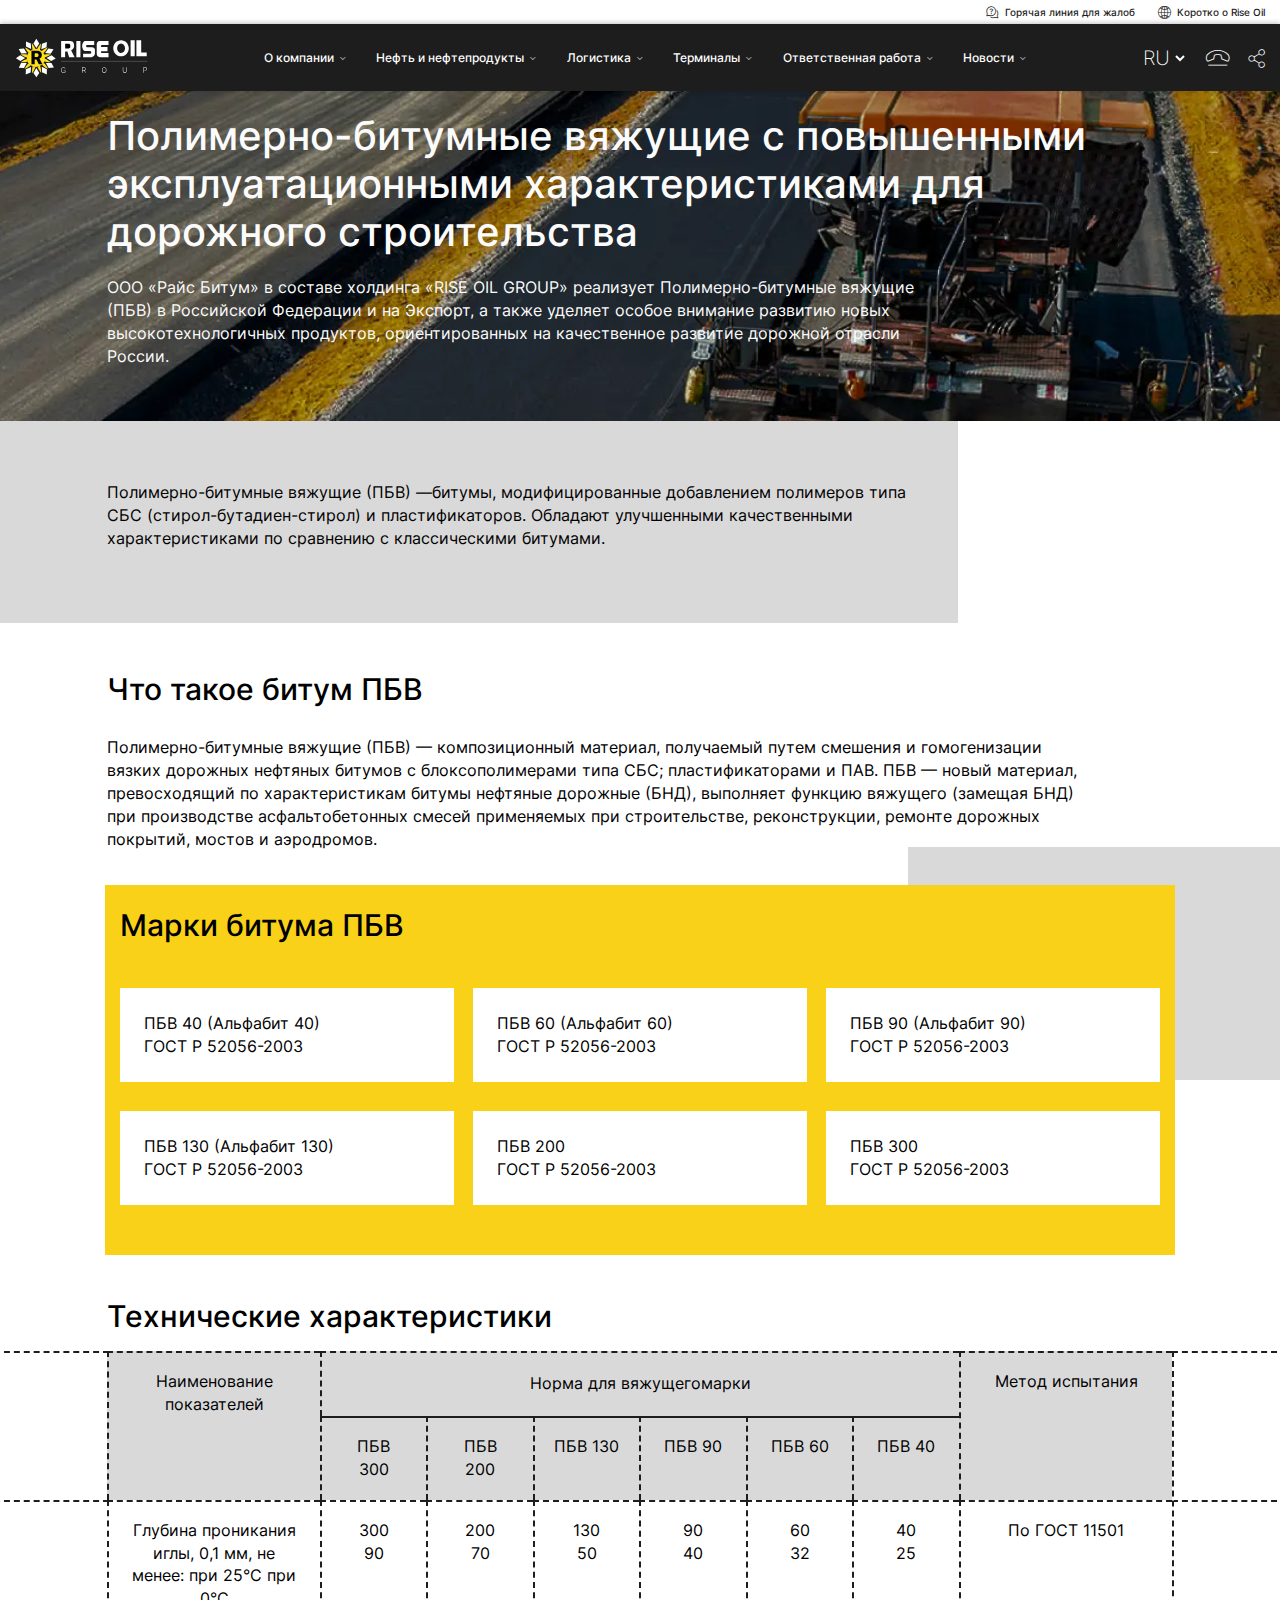
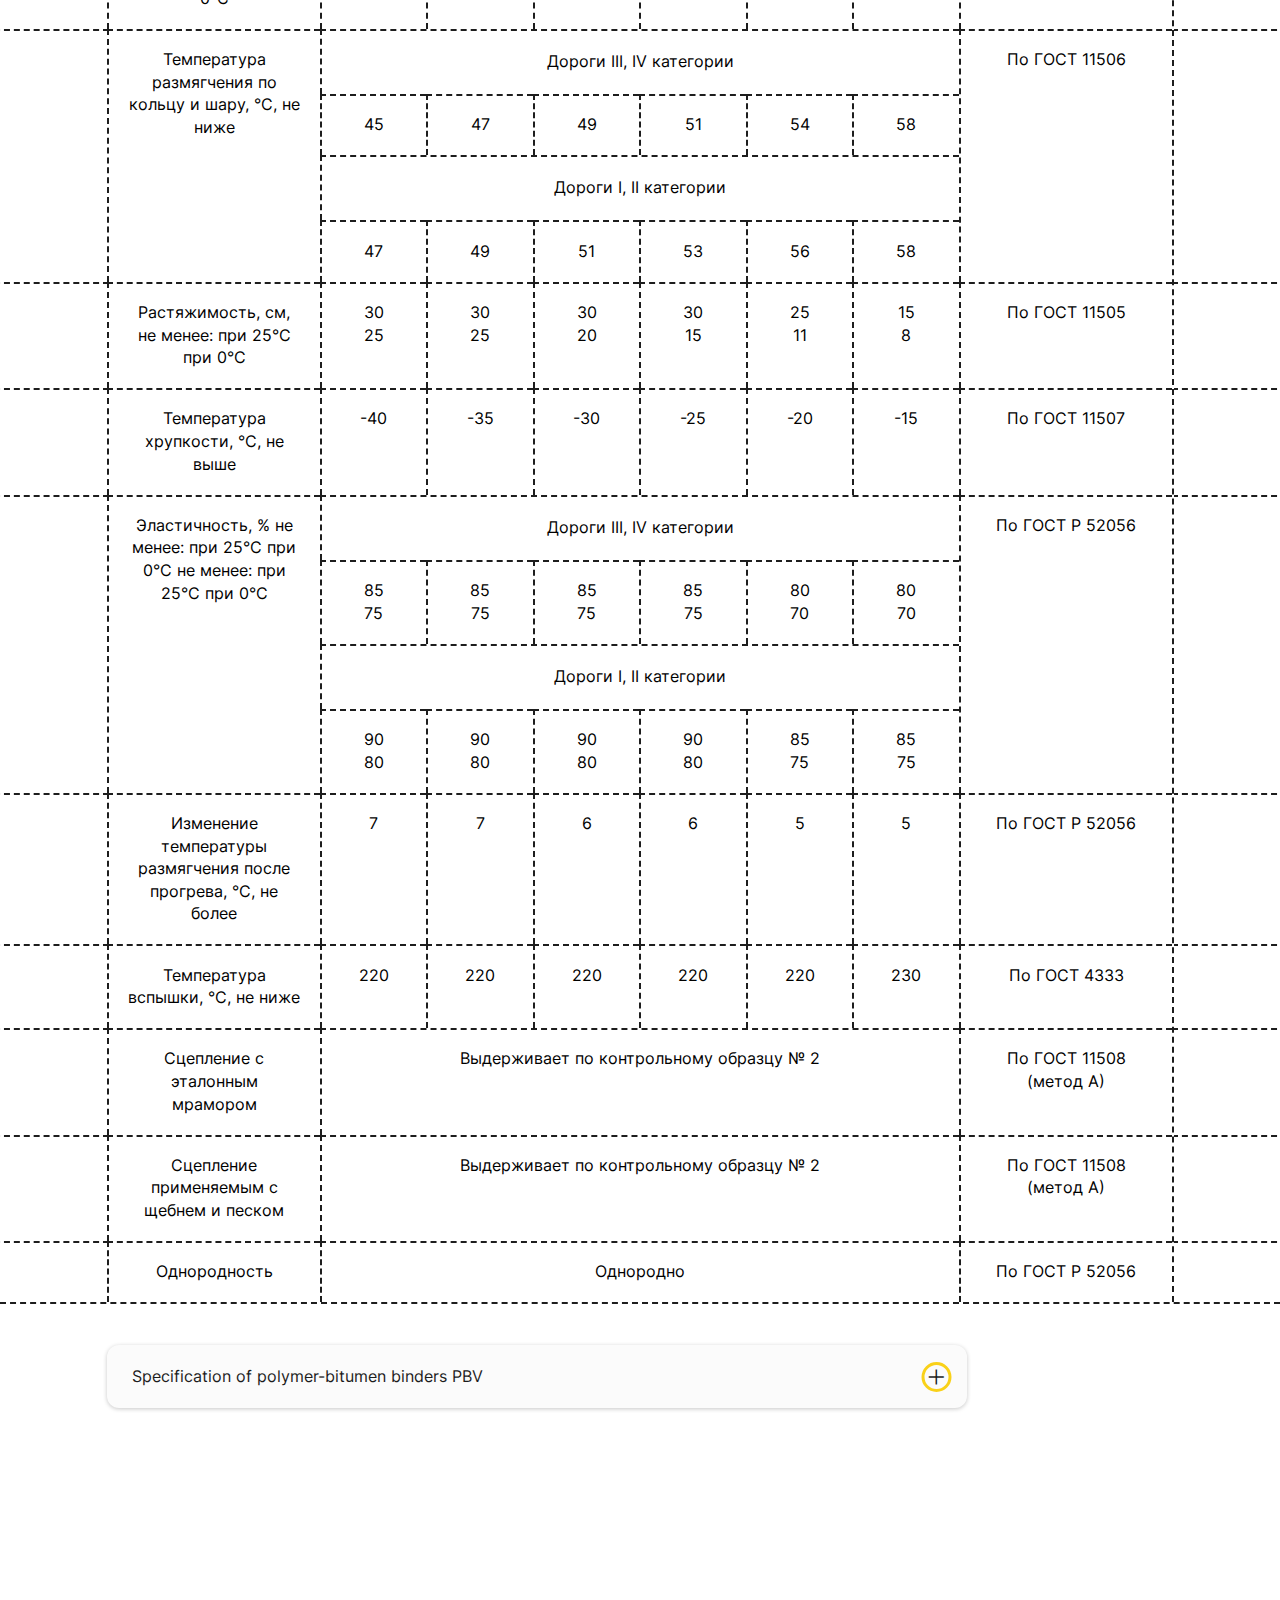
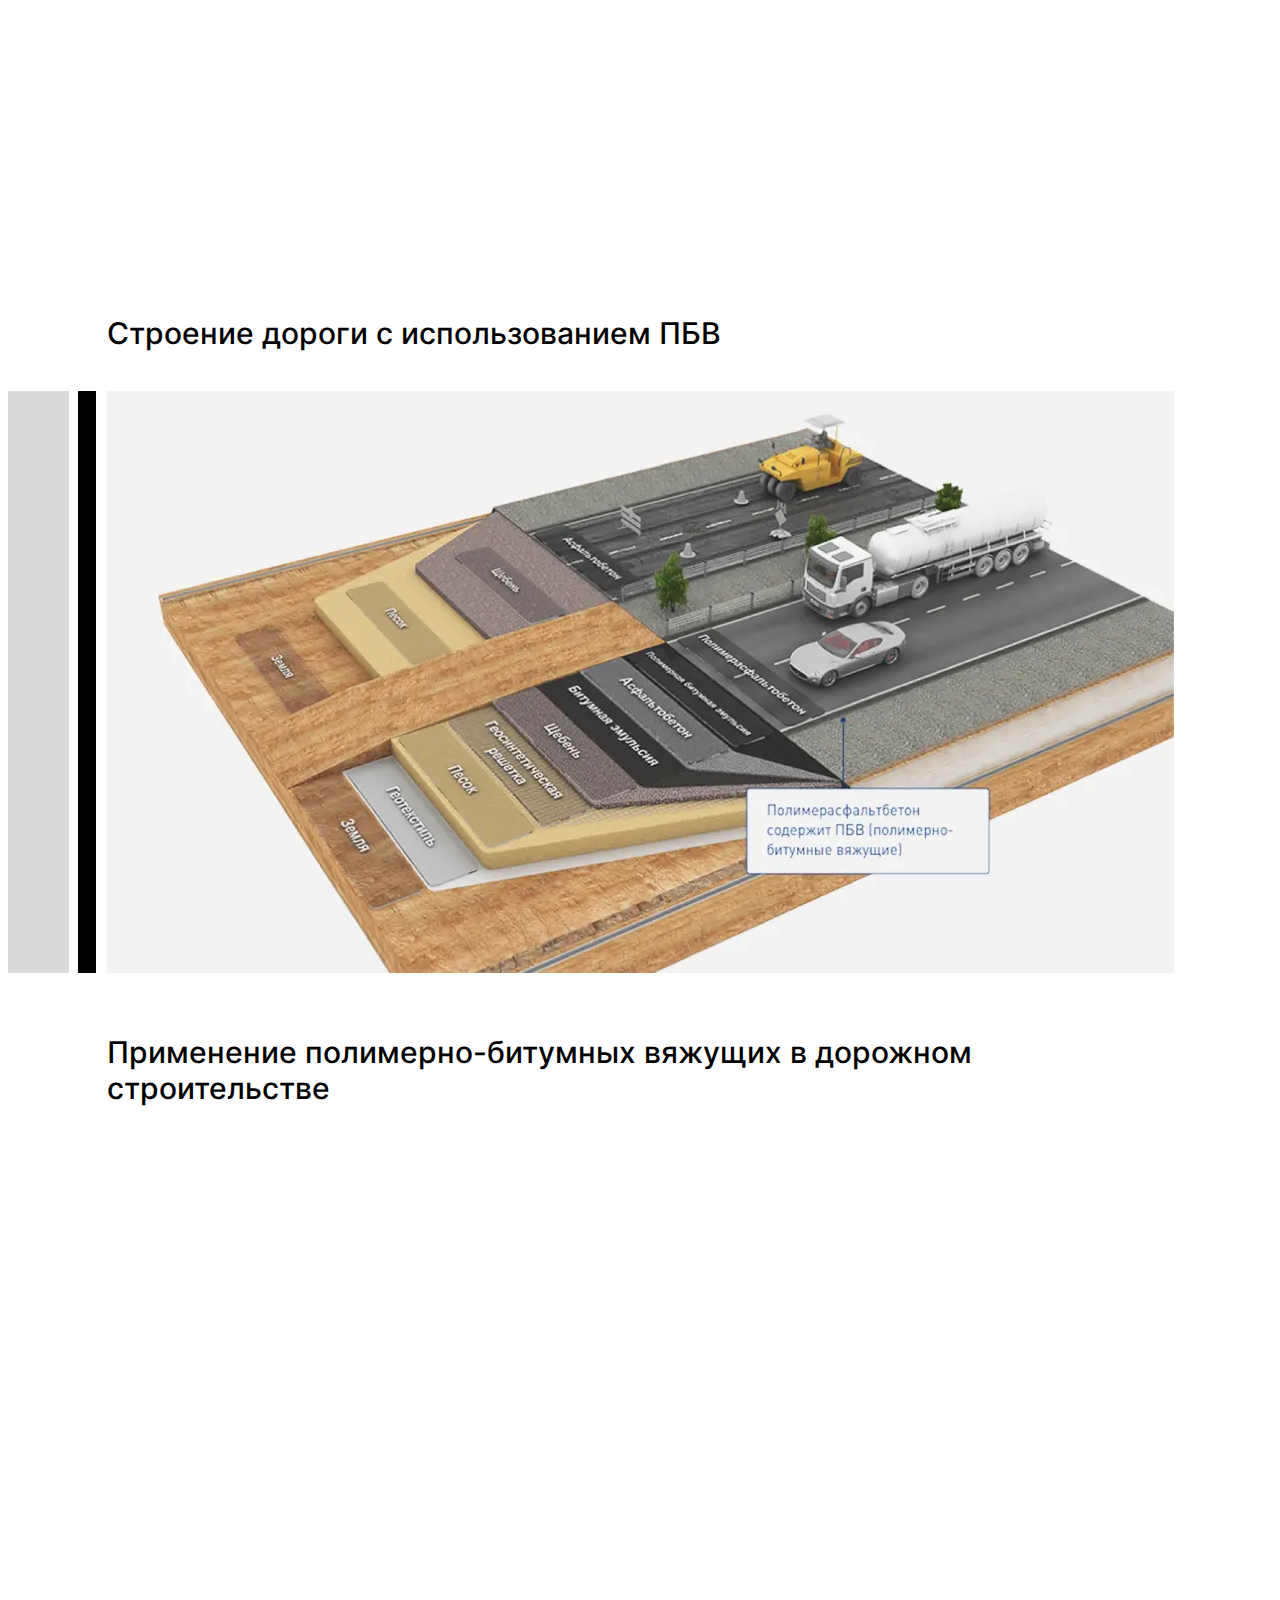
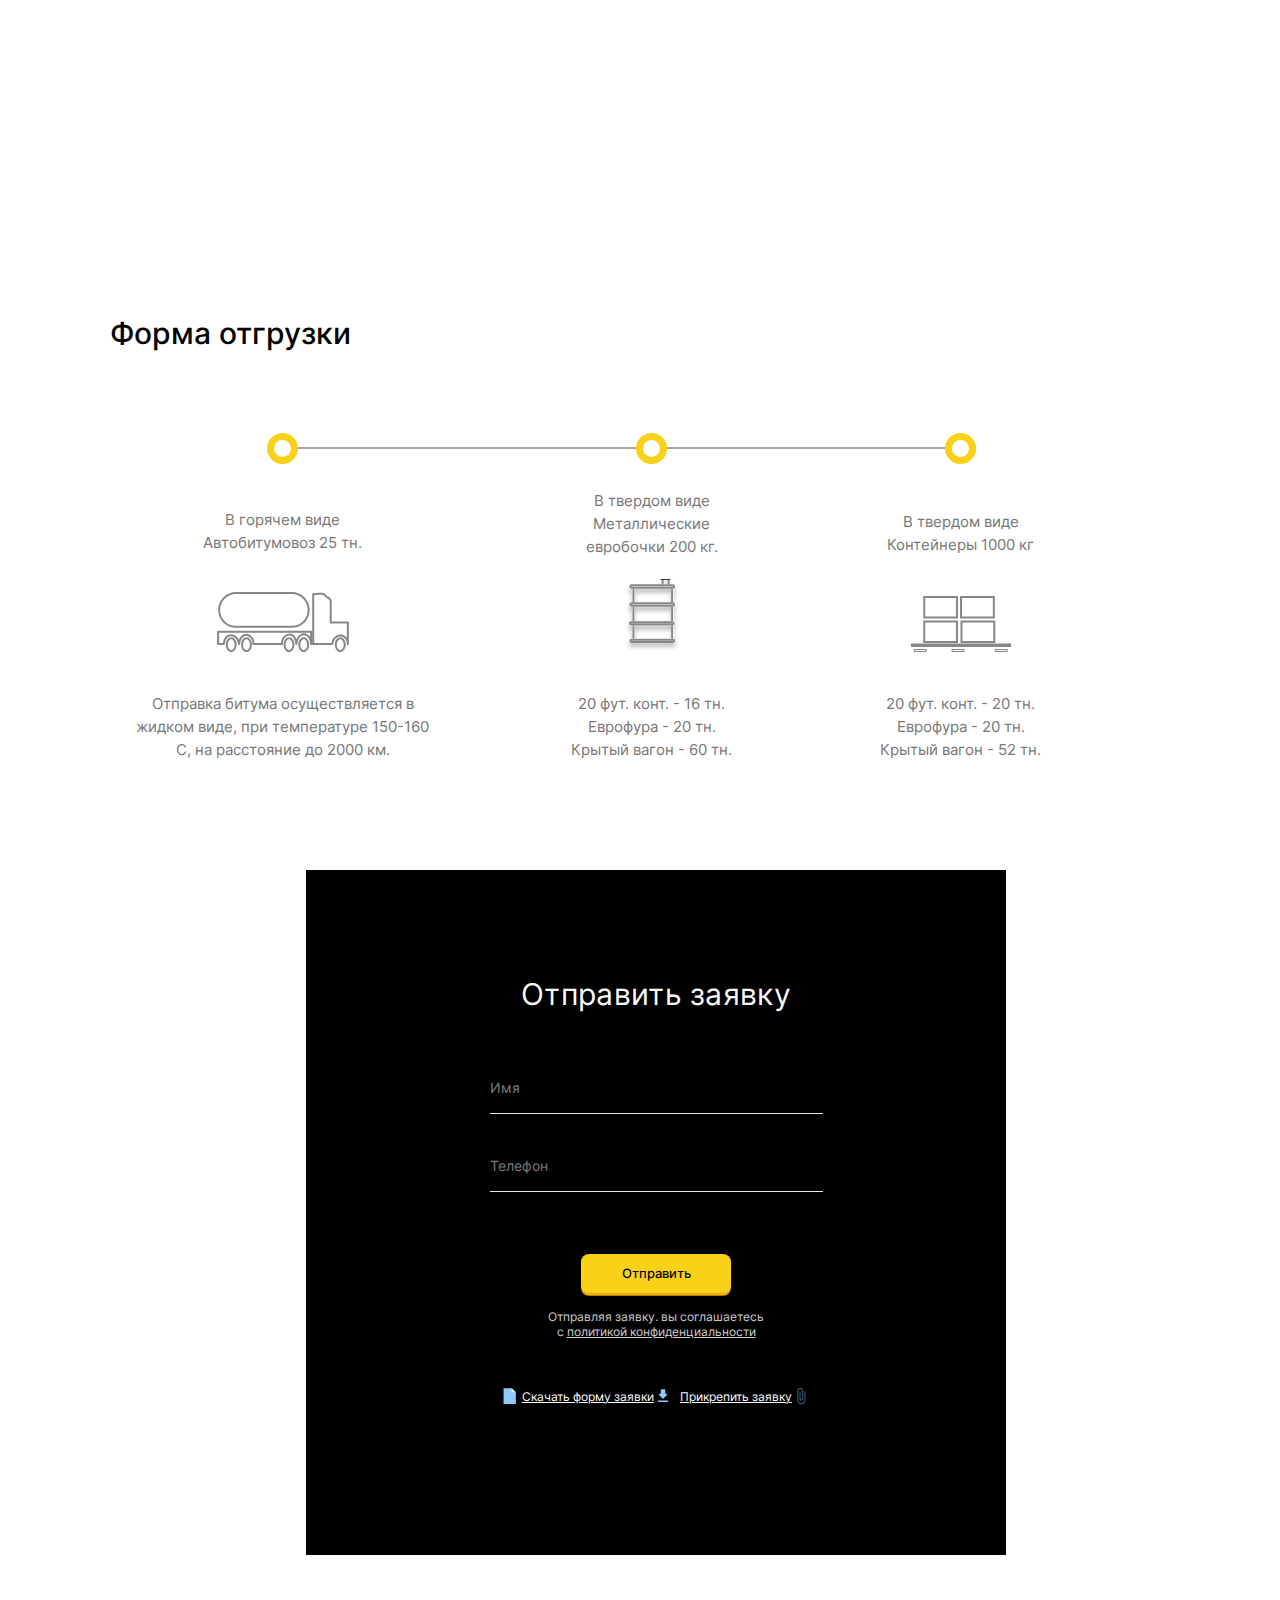
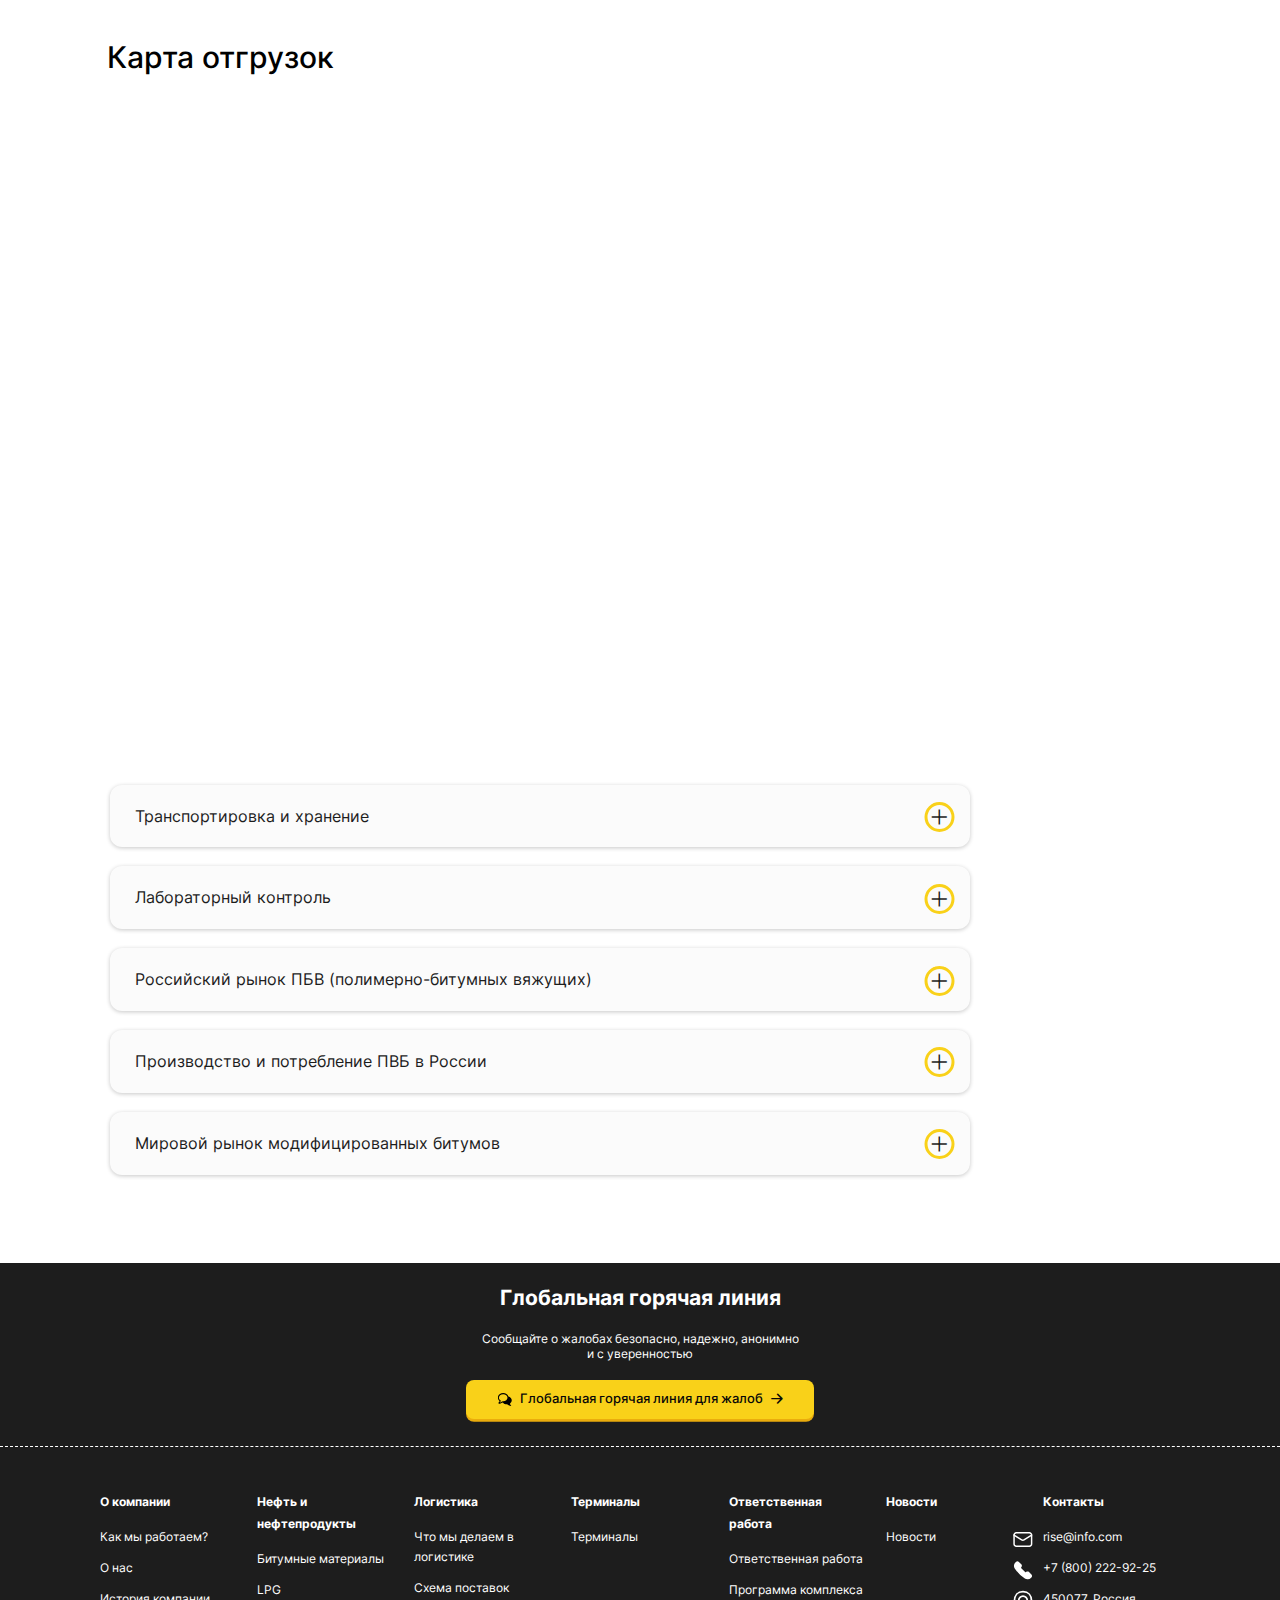
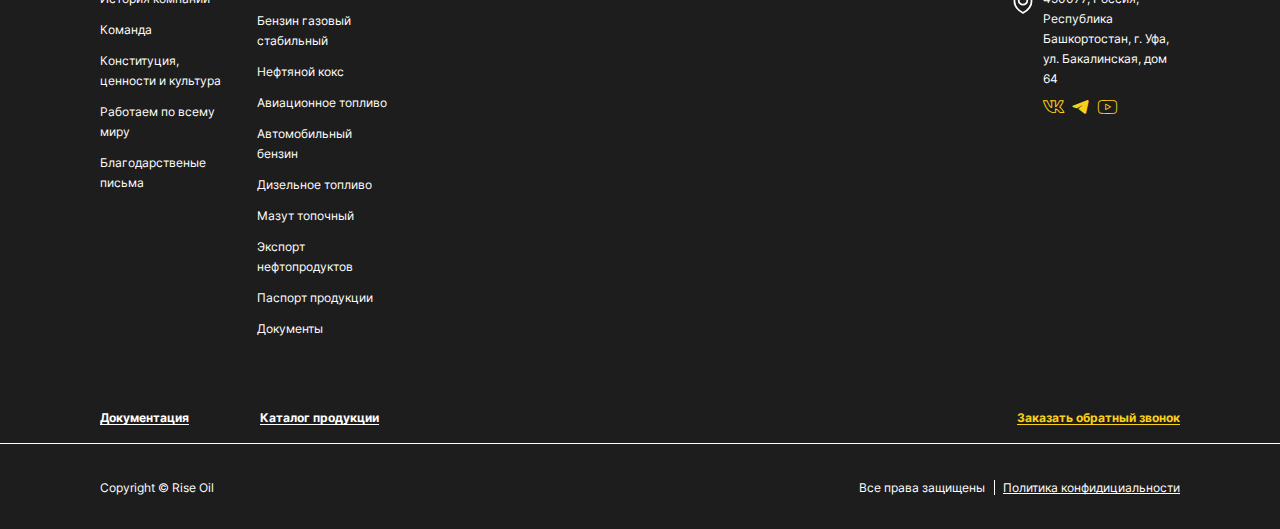
<file: bitum-pbv.html>
<!DOCTYPE html>
<html lang="ru">

<head>
	</div>
	<title>Полимерно-битумные вяжущие (ПБВ)</title>
	<meta charset="UTF-8">
	<meta name="format-detection" content="telephone=no">
	<style>
		body {
			opacity: 0;
		}
	</style>
	<link rel="stylesheet" href="css/style.min.css?_v=20230122010536">
	<link rel="shortcut icon" href="favicon.ico">
	<!-- <meta name="robots" content="noindex, nofollow"> -->
	<meta name="viewport" content="width=device-width, initial-scale=1.0">
</head>




<body>
	<div class="wrapper">
		<header data-scroll="92" data-scroll-show="800" class="header">
			<div class="header__top-block header-top-block">
				<div style="height:24px;" data-da=".header-main-block__menu,991.98,last" class="header-top-block__container">
					<a href="#" class="header-top-block__hotline _icon-hotline">Горячая линия для жалоб</a>
					<a href=" #" class="header-top-block__info _icon-info">Коротко о Rise Oil</a>
				</div>
			</div>
			<nav class="header__main-block header-main-block">
				<div class="header-main-block__container">
					<a href="index.html" class="header-main-block__logo"><img style="width:136px; height:44px;" src="img/header/logo3.svg" alt="Rise Oil"></a>
					<ul data-one-spoller data-spollers class="header-main-block__menu">
						<li сlass="header-main-block__item">
							<a data-spoller-close data-spoller href="#" class="header-main-block__link">О компании</a>
							<div class="header-main-block__submenu header-submenu">
								<div class="header-submenu__container">
									<div class="header-submenu__content">
										<h2 class="header-submenu__title">О компании</h2>
										<div class="header-submenu__text">Наше видение – это все более процветающий мир, в котором нефть и
											нефтепродукты беспрепятственно доставляются из любой точки мира в места наибольшего спроса.
											Мы стараемся делать это быстро и ответственно</div>
									</div>
									<ul class="header-submenu__items">
										<li class="header-submenu__item"><a href="#" class="header-submenu__link">Как мы работаем?</a></li>
										<li class="header-submenu__item"><a href="#" class="header-submenu__link">О нас</a></li>
										<li class="header-submenu__item"><a href="team.html" class="header-submenu__link">Команда</a></li>
										<li class="header-submenu__item"><a href="work-world.html" class="header-submenu__link">Работаем по
												всему миру</a>
										</li>
										<li class="header-submenu__item"><a href="#" class="header-submenu__link">История компании</a>
										</li>
										<li class="header-submenu__item"><a href="#" class="header-submenu__link">Конституция, ценности и
												культура </a>
										</li>
										<li class="header-submenu__item"><a href="#" class="header-submenu__link">Благодарственные письма</a>
										</li>
									</ul>
								</div>
							</div>
						</li>
						<li class="header-main-block__item">
							<a data-spoller-close data-spoller href="#" class="header-main-block__link">Нефть и нефтепродукты</a>
							<div class="header-main-block__submenu header-submenu">
								<div class="header-submenu__container">
									<div class="header-submenu__content">
										<h2 class="header-submenu__title">Нефть и нефтепродукты</h2>
										<div class="header-submenu__text">Наше видение – это все более процветающий мир, в котором нефть и
											нефтепродукты беспрепятственно доставляются из любой точки мира в места наибольшего спроса.
											Мы стараемся делать это быстро и ответственно</div>
									</div>
									<ul class="header-submenu__items">
										<li class="header-submenu__item"><a href="bitum.html" class="header-submenu__link">Битумные
												материалы</a></li>
										<li class="header-submenu__item"><a href="sug.html" class="header-submenu__link">LPG</a></li>
										<li class="header-submenu__item"><a href="bgs.html" class="header-submenu__link">Бензин газовый
												стабильный</a></li>
										<li class="header-submenu__item"><a href="#" class="header-submenu__link">Нефтяной кокс</a></li>
										<li class="header-submenu__item"><a href="#" class="header-submenu__link">Авиационное топливо</a></li>
										<li class="header-submenu__item"><a href="#" class="header-submenu__link">Автомобильный бензин</a></li>
										<li class="header-submenu__item"><a href="#" class="header-submenu__link">Дизельное топливо</a></li>
										<li class="header-submenu__item"><a href="#" class="header-submenu__link">Мазут топочный</a></li>
										<li class="header-submenu__item"><a href="#" class="header-submenu__link">Экспорт нефтопродуктов</a>
										</li>
										<li class="header-submenu__item"><a href="#" class="header-submenu__link">Паспорт продукции</a></li>
										<li class="header-submenu__item"><a href="#" class="header-submenu__link">Документы</a></li>
									</ul>
								</div>
							</div>
						</li>
						<li class="header-main-block__item">
							<a data-spoller-close data-spoller href="#" class="header-main-block__link">Логистика</a>
							<div class="header-main-block__submenu header-submenu">
								<div class="header-submenu__container">
									<div class="header-submenu__content">
										<h2 class="header-submenu__title">Логистика</h2>
										<div class="header-submenu__text">Наше видение – это все более процветающий мир, в котором нефть и
											нефтепродукты беспрепятственно доставляются из любой точки мира в места наибольшего спроса.
											Мы стараемся делать это быстро и ответственно</div>
									</div>
									<ul class="header-submenu__items">
										<li class="header-submenu__item"><a href="#" class="header-submenu__link">Что мы делаем в логистике</a>
										</li>
										<li class="header-submenu__item"><a href="#" class="header-submenu__link">Схема поставок</a></li>
									</ul>
								</div>
							</div>
						</li>
						<li class="header-main-block__item">
							<a data-spoller-close data-spoller href="#" class="header-main-block__link">Терминалы</a>
							<div class="header-main-block__submenu header-submenu">
								<div class="header-submenu__container">
									<div class="header-submenu__content">
										<h2 class="header-submenu__title">Терминалы</h2>
										<div class="header-submenu__text">Наше видение – это все более процветающий мир, в котором нефть и
											нефтепродукты беспрепятственно доставляются из любой точки мира в места наибольшего спроса.
											Мы стараемся делать это быстро и ответственно</div>
									</div>
									<ul class="header-submenu__items">
										<li class="header-submenu__item"><a href="terminal.html" class="header-submenu__link">Терминалы</a></li>
									</ul>
								</div>
							</div>
						</li>
						<li class="header-main-block__item">
							<a data-spoller-close data-spoller href="#" class="header-main-block__link">Ответственная работа</a>
							<div class="header-main-block__submenu header-submenu">
								<div class="header-submenu__container">
									<div class="header-submenu__content">
										<h2 class="header-submenu__title">Ответственная работа</h2>
										<div class="header-submenu__text">Наше видение – это все более процветающий мир, в котором нефть и
											нефтепродукты беспрепятственно доставляются из любой точки мира в места наибольшего спроса.
											Мы стараемся делать это быстро и ответственно</div>
									</div>
									<ul class="header-submenu__items">
										<li class="header-submenu__item"><a href="#" class="header-submenu__link">Ответственная работа</a></li>
										<li class="header-submenu__item"><a href="#" class="header-submenu__link">Программа комплекса</a></li>
									</ul>
								</div>
							</div>
						</li>
						<li class="header-main-block__item">
							<a data-spoller-close data-spoller href="#" class="header-main-block__link">Новости</a>
							<div class="header-main-block__submenu header-submenu">
								<div class="header-submenu__container">
									<div class="header-submenu__content">
										<h2 class="header-submenu__title">Новости</h2>
										<div class="header-submenu__text">Наше видение – это все более процветающий мир, в котором нефть и
											нефтепродукты беспрепятственно доставляются из любой точки мира в места наибольшего спроса.
											Мы стараемся делать это быстро и ответственно</div>
									</div>
									<ul class="header-submenu__items">
										<li class="header-submenu__item"><a href="news.html" class="header-submenu__link">Новости</a></li>
									</ul>
								</div>
							</div>
						</li>
						<div class="header-main-block__item header-main-block__item_networks">
							<a href="#" class="header-main-block__item_network-link _icon-vk"></a>
							<a href="#" class="header-main-block__item_network-link _icon-telegram"></a>
							<a href="#" class="header-main-block__item_network-link _icon-youtube"></a>
						</div>
					</ul>
					<div class="header-main-block__actions">
						<select class="header-main-block__language">
							<option value="ru" selected>ru</option>
							<option value="en">en</option>
							<option value="ch">ch</option>
						</select>
						<a href="tel:1234" class="header-main-block__phone _icon-phone"></a>
						<button type="button" class="header-main-block__share _icon-share"></button>
					</div>
					<button type="button" class="header__burger icon-menu"><span></span></button>
				</div>
			</nav>
		</header>

		<main class="bitum-pbv-page">
			<section class="bitum-pbv-page__block-1 bitum-pbv-page-block-1">
				<div class="bitum-pbv-page-block-1__container">
					<h1 class="bitum-pbv-page-block-1__title">Полимерно-битумные вяжущие с повышенными эксплуатационными
						характеристиками для дорожного строительства
					</h1>
					<div class="bitum-pbv-page-block-1__text">ООО «Райс Битум» в составе холдинга «RISE OIL GROUP» реализует
						Полимерно-битумные вяжущие (ПБВ) в Российской Федерации и на Экспорт, а также уделяет особое внимание
						развитию новых высокотехнологичных продуктов, ориентированных на качественное развитие дорожной отрасли
						России.
					</div>
				</div>
			</section>
			<section class="bitum-pbv-page__block-2 bitum-pbv-page-block-2">
				<div class="bitum-pbv-page-block-2__container">
					<div class="bitum-pbv-page-block-2__text-top">Полимерно-битумные вяжущие (ПБВ) —битумы, модифицированные
						добавлением полимеров типа СБС (стирол-бутадиен-стирол) и пластификаторов. Обладают улучшенными
						качественными характеристиками по сравнению с классическими битумами.</div>
					<h2 class="bitum-pbv-page-block-2__title">Что такое битум ПБВ</h2>
					<div class="bitum-pbv-page-block-2__text-bottom">Полимерно-битумные вяжущие (ПБВ) — композиционный материал,
						получаемый путем смешения и гомогенизации вязких дорожных нефтяных битумов с блоксополимерами типа СБС;
						пластификаторами и ПАВ. ПБВ — новый материал, превосходящий по характеристикам битумы нефтяные дорожные
						(БНД), выполняет функцию вяжущего (замещая БНД) при производстве асфальтобетонных смесей применяемых при
						строительстве, реконструкции, ремонте дорожных покрытий, мостов и аэродромов.</div>
				</div>
			</section>
			<section class="bitum-pbv-page__block-3 bitum-pbv-page-block-3">
				<div class="bitum-pbv-page-block-3__container">
					<h2 class="bitum-pbv-page-block-3__title">Марки битума ПБВ</h2>
					<div class="bitum-pbv-page-block-3__items">
						<div class="bitum-pbv-page-block-3__item">
							ПБВ 40 (Альфабит 40)
							<p>ГОСТ Р 52056-2003</p>
						</div>
						<div class="bitum-pbv-page-block-3__item">
							ПБВ 60 (Альфабит 60)
							<p>ГОСТ Р 52056-2003</p>
						</div>
						<div class="bitum-pbv-page-block-3__item">
							ПБВ 90 (Альфабит 90)
							<p>ГОСТ Р 52056-2003</p>
						</div>
						<div class="bitum-pbv-page-block-3__item">
							ПБВ 130 (Альфабит 130)
							<p>ГОСТ Р 52056-2003</p>
						</div>
						<div class="bitum-pbv-page-block-3__item">
							ПБВ 200
							<p>ГОСТ Р 52056-2003</p>
						</div>
						<div class="bitum-pbv-page-block-3__item">
							ПБВ 300
							<p>ГОСТ Р 52056-2003</p>
						</div>
					</div>
				</div>
			</section>
			<section class="bitum-pbv-page__block-4 bitum-pbv-page-block-4">
				<div class="bitum-pbv-page-block-4__container">
					<h2 class="bitum-pbv-page-block-4__title">Технические характеристики</h2>
					<div class="bitum-pbv-page-block-4__items">
						<div class="bitum-pbv-page-block-4__item">Наименование показателей</div>
						<div class="bitum-pbv-page-block-4__item-middle">
							<div class="bitum-pbv-page-block-4__subtitle  bitum-pbv-page-block-4__subtitle_top">Норма для
								вяжущегомарки</div>
							<div class="bitum-pbv-page-block-4__item">ПБВ 300</div>
							<div class="bitum-pbv-page-block-4__item">ПБВ 200</div>
							<div class="bitum-pbv-page-block-4__item">ПБВ 130</div>
							<div class="bitum-pbv-page-block-4__item">ПБВ 90</div>
							<div class="bitum-pbv-page-block-4__item">ПБВ 60</div>
							<div class="bitum-pbv-page-block-4__item">ПБВ 40</div>
						</div>
						<div class="bitum-pbv-page-block-4__item">Метод испытания</div>
						<div class="bitum-pbv-page-block-4__item">Глубина проникания иглы, 0,1 мм, не менее: при 25°С при 0°С</div>
						<div class="bitum-pbv-page-block-4__item-middle">
							<div class="bitum-pbv-page-block-4__item">300<span>90</span></div>
							<div class="bitum-pbv-page-block-4__item">200<span>70</span></div>
							<div class="bitum-pbv-page-block-4__item">130<span>50</span></div>
							<div class="bitum-pbv-page-block-4__item">90<span>40</span></div>
							<div class="bitum-pbv-page-block-4__item">60<span>32</span></div>
							<div class="bitum-pbv-page-block-4__item">40<span>25</span></div>
						</div>
						<div class="bitum-pbv-page-block-4__item">По ГОСТ 11501</div>
						<div class="bitum-pbv-page-block-4__item">Температура размягчения по кольцу и шару, °С, не ниже</div>
						<div class="bitum-pbv-page-block-4__item-middle">
							<div class="bitum-pbv-page-block-4__subtitle">Дороги III, IV категории</div>
							<div class="bitum-pbv-page-block-4__item">45</div>
							<div class="bitum-pbv-page-block-4__item">47</div>
							<div class="bitum-pbv-page-block-4__item">49</div>
							<div class="bitum-pbv-page-block-4__item">51</div>
							<div class="bitum-pbv-page-block-4__item">54</div>
							<div class="bitum-pbv-page-block-4__item">58</div>
							<div class="bitum-pbv-page-block-4__subtitle">Дороги I, II категории</div>
							<div class="bitum-pbv-page-block-4__item">47</div>
							<div class="bitum-pbv-page-block-4__item">49</div>
							<div class="bitum-pbv-page-block-4__item">51</div>
							<div class="bitum-pbv-page-block-4__item">53</div>
							<div class="bitum-pbv-page-block-4__item">56</div>
							<div class="bitum-pbv-page-block-4__item">58</div>
						</div>
						<div class="bitum-pbv-page-block-4__item">По ГОСТ 11506</div>
						<div class="bitum-pbv-page-block-4__item">Растяжимость, см, не менее: при 25°С при 0°С</div>
						<div class="bitum-pbv-page-block-4__item-middle">
							<div class="bitum-pbv-page-block-4__item">30<span>25</span></div>
							<div class="bitum-pbv-page-block-4__item">30<span>25</span></div>
							<div class="bitum-pbv-page-block-4__item">30<span>20</span></div>
							<div class="bitum-pbv-page-block-4__item">30<span>15</span></div>
							<div class="bitum-pbv-page-block-4__item">25<span>11</span></div>
							<div class="bitum-pbv-page-block-4__item">15<span>8</span></div>
						</div>
						<div class="bitum-pbv-page-block-4__item">По ГОСТ 11505</div>
						<div class="bitum-pbv-page-block-4__item">Температура хрупкости, °С, не выше</div>
						<div class="bitum-pbv-page-block-4__item-middle">
							<div class="bitum-pbv-page-block-4__item">-40</div>
							<div class="bitum-pbv-page-block-4__item">-35</div>
							<div class="bitum-pbv-page-block-4__item">-30</div>
							<div class="bitum-pbv-page-block-4__item">-25</div>
							<div class="bitum-pbv-page-block-4__item">-20</div>
							<div class="bitum-pbv-page-block-4__item">-15</div>
						</div>
						<div class="bitum-pbv-page-block-4__item">По ГОСТ 11507</div>
						<div class="bitum-pbv-page-block-4__item">Эластичность, % не менее: при 25°С при 0°С не менее: при 25°С при
							0°С</div>
						<div class="bitum-pbv-page-block-4__item-middle">
							<div class="bitum-pbv-page-block-4__subtitle">Дороги III, IV категории</div>
							<div class="bitum-pbv-page-block-4__item">85<span>75</span></div>
							<div class="bitum-pbv-page-block-4__item">85<span>75</span></div>
							<div class="bitum-pbv-page-block-4__item">85<span>75</span></div>
							<div class="bitum-pbv-page-block-4__item">85<span>75</span></div>
							<div class="bitum-pbv-page-block-4__item">80<span>70</span></div>
							<div class="bitum-pbv-page-block-4__item">80<span>70</span></div>
							<div class="bitum-pbv-page-block-4__subtitle">Дороги I, II категории</div>
							<div class="bitum-pbv-page-block-4__item">90<span>80</span></div>
							<div class="bitum-pbv-page-block-4__item">90<span>80</span></div>
							<div class="bitum-pbv-page-block-4__item">90<span>80</span></div>
							<div class="bitum-pbv-page-block-4__item">90<span>80</span></div>
							<div class="bitum-pbv-page-block-4__item">85<span>75</span></div>
							<div class="bitum-pbv-page-block-4__item">85<span>75</span></div>
						</div>
						<div class="bitum-pbv-page-block-4__item">По ГОСТ Р 52056</div>
						<div class="bitum-pbv-page-block-4__item">Изменение температуры размягчения после прогрева, °С, не более
						</div>
						<div class="bitum-pbv-page-block-4__item-middle">
							<div class="bitum-pbv-page-block-4__item">7</div>
							<div class="bitum-pbv-page-block-4__item">7</div>
							<div class="bitum-pbv-page-block-4__item">6</div>
							<div class="bitum-pbv-page-block-4__item">6</div>
							<div class="bitum-pbv-page-block-4__item">5</div>
							<div class="bitum-pbv-page-block-4__item">5</div>
						</div>
						<div class="bitum-pbv-page-block-4__item">По ГОСТ Р 52056</div>
						<div class="bitum-pbv-page-block-4__item">Температура вспышки, °С, не ниже</div>
						<div class="bitum-pbv-page-block-4__item-middle">
							<div class="bitum-pbv-page-block-4__item">220</div>
							<div class="bitum-pbv-page-block-4__item">220</div>
							<div class="bitum-pbv-page-block-4__item">220</div>
							<div class="bitum-pbv-page-block-4__item">220</div>
							<div class="bitum-pbv-page-block-4__item">220</div>
							<div class="bitum-pbv-page-block-4__item">230</div>
						</div>
						<div class="bitum-pbv-page-block-4__item">По ГОСТ 4333</div>
						<div class="bitum-pbv-page-block-4__item">Сцепление с эталонным мрамором</div>
						<div class="bitum-pbv-page-block-4__item">Выдерживает по контрольному образцу № 2</div>
						<div class="bitum-pbv-page-block-4__item">По ГОСТ 11508 (метод А)</div>
						<div class="bitum-pbv-page-block-4__item">Сцепление применяемым с щебнем и песком</div>
						<div class="bitum-pbv-page-block-4__item">Выдерживает по контрольному образцу № 2</div>
						<div class="bitum-pbv-page-block-4__item">По ГОСТ 11508 (метод А)</div>
						<div class="bitum-pbv-page-block-4__item">Однородность</div>
						<div class="bitum-pbv-page-block-4__item">Однородно</div>
						<div class="bitum-pbv-page-block-4__item">По ГОСТ Р 52056</div>
					</div>
				</div>
			</section>
			<section class="bitum-pbv-page__block-5 bitum-pbv-page-block-5">
				<div class="bitum-pbv-page-block-5__container">
					<ul data-spollers class="bitum-pbv-page-block-5__list">
						<li class="bitum-pbv-page-block-5__item">
							<h3 data-spoller class="bitum-pbv-page-block-5__title">Specification of polymer-bitumen binders
								PBV<span>+</span></h3>
							<div class="bitum-pbv-page-block-5__spoller">
								<div class="bitum-pbv-page-block-4__items">
									<div class="bitum-pbv-page-block-4__item">Name of indicators</div>
									<div class="bitum-pbv-page-block-4__item-middle">
										<div class="bitum-pbv-page-block-4__subtitle  bitum-pbv-page-block-4__subtitle_top">The norm for a
											binder of the brand</div>
										<div class="bitum-pbv-page-block-4__item">PBV 300</div>
										<div class="bitum-pbv-page-block-4__item">PBV 200</div>
										<div class="bitum-pbv-page-block-4__item">PBV 130</div>
										<div class="bitum-pbv-page-block-4__item">PBV 90</div>
										<div class="bitum-pbv-page-block-4__item">PBV 60</div>
										<div class="bitum-pbv-page-block-4__item">PBV 40</div>
									</div>
									<div class="bitum-pbv-page-block-4__item">Test method</div>
									<div class="bitum-pbv-page-block-4__item">Needle penetration depth, 0.1 mm,not less: at 25°C at 0°C
									</div>
									<div class="bitum-pbv-page-block-4__item-middle">
										<div class="bitum-pbv-page-block-4__item">300<span>90</span></div>
										<div class="bitum-pbv-page-block-4__item">200<span>70</span></div>
										<div class="bitum-pbv-page-block-4__item">130<span>50</span></div>
										<div class="bitum-pbv-page-block-4__item">90<span>40</span></div>
										<div class="bitum-pbv-page-block-4__item">60<span>32</span></div>
										<div class="bitum-pbv-page-block-4__item">40<span>25</span></div>
									</div>
									<div class="bitum-pbv-page-block-4__item">According to GOST 11501</div>
									<div class="bitum-pbv-page-block-4__item">Softening temperature for the ring and ball°C, not lower
									</div>
									<div class="bitum-pbv-page-block-4__item-middle">
										<div class="bitum-pbv-page-block-4__subtitle">Roads of category III, IV, V</div>
										<div class="bitum-pbv-page-block-4__item">45</div>
										<div class="bitum-pbv-page-block-4__item">47</div>
										<div class="bitum-pbv-page-block-4__item">49</div>
										<div class="bitum-pbv-page-block-4__item">51</div>
										<div class="bitum-pbv-page-block-4__item">54</div>
										<div class="bitum-pbv-page-block-4__item">58</div>
										<div class="bitum-pbv-page-block-4__subtitle">Category I and II roads, bridges, airfields</div>
										<div class="bitum-pbv-page-block-4__item">47</div>
										<div class="bitum-pbv-page-block-4__item">49</div>
										<div class="bitum-pbv-page-block-4__item">51</div>
										<div class="bitum-pbv-page-block-4__item">53</div>
										<div class="bitum-pbv-page-block-4__item">56</div>
										<div class="bitum-pbv-page-block-4__item">58</div>
									</div>
									<div class="bitum-pbv-page-block-4__item">According to GOST 11506</div>
									<div class="bitum-pbv-page-block-4__item">Extensibility, cm, not less: at 25°Cat 0°C</div>
									<div class="bitum-pbv-page-block-4__item-middle">
										<div class="bitum-pbv-page-block-4__item">30<span>25</span></div>
										<div class="bitum-pbv-page-block-4__item">30<span>25</span></div>
										<div class="bitum-pbv-page-block-4__item">30<span>20</span></div>
										<div class="bitum-pbv-page-block-4__item">30<span>15</span></div>
										<div class="bitum-pbv-page-block-4__item">25<span>11</span></div>
										<div class="bitum-pbv-page-block-4__item">15<span>8</span></div>
									</div>
									<div class="bitum-pbv-page-block-4__item">According to GOST 11505</div>
									<div class="bitum-pbv-page-block-4__item">Brittleness temperature, °C, Not higher</div>
									<div class="bitum-pbv-page-block-4__item-middle">
										<div class="bitum-pbv-page-block-4__item">-40</div>
										<div class="bitum-pbv-page-block-4__item">-35</div>
										<div class="bitum-pbv-page-block-4__item">-30</div>
										<div class="bitum-pbv-page-block-4__item">-25</div>
										<div class="bitum-pbv-page-block-4__item">-20</div>
										<div class="bitum-pbv-page-block-4__item">-15</div>
									</div>
									<div class="bitum-pbv-page-block-4__item">According to GOST 11507</div>
									<div class="bitum-pbv-page-block-4__item">Elasticity, % not less: at 25°C at 0°Cnot less than: at 25°C
										at 0°C</div>
									<div class="bitum-pbv-page-block-4__item-middle">
										<div class="bitum-pbv-page-block-4__subtitle">Roads of category III, IV, V</div>
										<div class="bitum-pbv-page-block-4__item">85<span>75</span></div>
										<div class="bitum-pbv-page-block-4__item">85<span>75</span></div>
										<div class="bitum-pbv-page-block-4__item">85<span>75</span></div>
										<div class="bitum-pbv-page-block-4__item">85<span>75</span></div>
										<div class="bitum-pbv-page-block-4__item">80<span>70</span></div>
										<div class="bitum-pbv-page-block-4__item">80<span>70</span></div>
										<div class="bitum-pbv-page-block-4__subtitle">Category I and II roads, bridges, airfields</div>
										<div class="bitum-pbv-page-block-4__item">90<span>80</span></div>
										<div class="bitum-pbv-page-block-4__item">90<span>80</span></div>
										<div class="bitum-pbv-page-block-4__item">90<span>80</span></div>
										<div class="bitum-pbv-page-block-4__item">90<span>80</span></div>
										<div class="bitum-pbv-page-block-4__item">85<span>75</span></div>
										<div class="bitum-pbv-page-block-4__item">85<span>75</span></div>
									</div>
									<div class="bitum-pbv-page-block-4__item">According to GOST R 52056</div>
									<div class="bitum-pbv-page-block-4__item">Change in the softening temperature after heating,°C, no
										more </div>
									<div class="bitum-pbv-page-block-4__item-middle">
										<div class="bitum-pbv-page-block-4__item">7</div>
										<div class="bitum-pbv-page-block-4__item">7</div>
										<div class="bitum-pbv-page-block-4__item">6</div>
										<div class="bitum-pbv-page-block-4__item">6</div>
										<div class="bitum-pbv-page-block-4__item">5</div>
										<div class="bitum-pbv-page-block-4__item">5</div>
									</div>
									<div class="bitum-pbv-page-block-4__item">According to GOST R 52056</div>
									<div class="bitum-pbv-page-block-4__item">Flash point, °C, not lower</div>
									<div class="bitum-pbv-page-block-4__item-middle">
										<div class="bitum-pbv-page-block-4__item">220</div>
										<div class="bitum-pbv-page-block-4__item">220</div>
										<div class="bitum-pbv-page-block-4__item">220</div>
										<div class="bitum-pbv-page-block-4__item">220</div>
										<div class="bitum-pbv-page-block-4__item">220</div>
										<div class="bitum-pbv-page-block-4__item">230</div>
									</div>
									<div class="bitum-pbv-page-block-4__item">According to GOST 4333</div>
									<div class="bitum-pbv-page-block-4__item">Adhesion to the reference marble</div>
									<div class="bitum-pbv-page-block-4__item">Withstands according to the control sample No. 2</div>
									<div class="bitum-pbv-page-block-4__item">According to GOST 11508 (method A)</div>
									<div class="bitum-pbv-page-block-4__item">Adhesion used with crushed stone and sand</div>
									<div class="bitum-pbv-page-block-4__item">Withstands according to the control sample No. 2</div>
									<div class="bitum-pbv-page-block-4__item">According to GOST 11508 (method A)</div>
									<div class="bitum-pbv-page-block-4__item">Uniformity</div>
									<div class="bitum-pbv-page-block-4__item">Homogeneous</div>
									<div class="bitum-pbv-page-block-4__item">According to GOST R 52056</div>
								</div>
							</div>
						</li>
					</ul>
				</div>
			</section>
			<section class="bitum-pbv-page__block-6 bitum-pbv-page-block-6">
				<div class="bitum-pbv-page-block-6__container">
					<h2 data-watch data-watch-once class="bitum-pbv-page-block-6__title">Преимущества
						битума ПБВ</h2>
					<div data-watch data-watch-once data-watch-treshhold="0.3" class="bitum-pbv-page-block-6__items">
						<div class="bitum-pbv-page-block-6__item">Дает возможность продлить строительный сезон на 20-30%</div>
						<div class="bitum-pbv-page-block-6__item">ПБВ обладает повышенной деформационной устойчивостью</div>
						<div class="bitum-pbv-page-block-6__item">Увеличенная коррозионная устойчивость дорожного покрытия</div>
						<div class="bitum-pbv-page-block-6__item">Снижает вероятность колеобразование на дорогах летом за счет более
							высокой температуры размягчения</div>
						<div class="bitum-pbv-page-block-6__item">Существенное снижение затрат на эксплуатацию и текущий ремонт
							дорожных покрытий за счет увеличения срока службы</div>
						<div class="bitum-pbv-page-block-6__item">Увеличение срока службы дорожных покрытий в 2–3 раза, с 6 лет при
							использование БНД, до 12–18 лет при использовании ПБВ</div>
					</div>
				</div>
			</section>
			<section class="bitum-pbv-page__block-7 bitum-pbv-page-block-7">
				<div class="bitum-pbv-page-block-7__container">
					<h2 class="bitum-pbv-page-block-7__title">Строение дороги с использованием ПБВ</h2>
					<div class="bitum-pbv-page-block-7__image"><picture><source srcset="img/bitum-pbv-page/block-7/1.webp" type="image/webp"><img src="img/bitum-pbv-page/block-7/1.jpg" alt="Строение дороги с использованием ПБВ"></picture></div>
				</div>
			</section>
			<section class="bitum-pbv-page__block-8 bitum-pbv-page-block-8">
				<div class="bitum-pbv-page-block-8__container">
					<h2 class="bitum-pbv-page-block-8__title">Применение полимерно-битумных вяжущих в дорожном строительстве</h2>
					<div class="bitum-pbv-page-block-8__items">
						<div data-watch data-watch-once data-watch-threshold="0.3" class="bitum-pbv-page-block-8__item">
							<div class="bitum-pbv-page-block-8__image"><picture><source srcset="img/bitum-pg-page/block-4/1.webp" type="image/webp"><img src="img/bitum-pg-page/block-4/1.jpg" alt="Дорожное строительство"></picture></div>
							<h3 class="bitum-pbv-page-block-8__subtitle">Автомагистрали</h3>
							<ul class="bitum-pbv-page-block-8__list">
								<li>Высокие скорости и интенсивные нагрузки</li>
								<li>Жесткие климатические условия</li>
								<li>Безопасность и комфорт движения</li>
							</ul>
						</div>
						<div data-watch data-watch-once data-watch-threshold="0.3" class="bitum-pbv-page-block-8__item">
							<div class="bitum-pbv-page-block-8__image"><picture><source srcset="img/bitum-pg-page/block-4/2.webp" type="image/webp"><img src="img/bitum-pg-page/block-4/2.jpg" alt="Дорожное строительство"></picture></div>
							<h3 class="bitum-pbv-page-block-8__subtitle">Мосты</h3>
							<ul class="bitum-pbv-page-block-8__list">
								<li>Геометрически сложные конструкции</li>
								<li>Высокие нагрузки и большие деформации</li>
								<li>Водостойкость</li>
							</ul>
						</div>
						<div data-watch data-watch-once data-watch-threshold="0.3" class="bitum-pbv-page-block-8__item">
							<div class="bitum-pbv-page-block-8__image"><picture><source srcset="img/bitum-pg-page/block-4/3.webp" type="image/webp"><img src="img/bitum-pg-page/block-4/3.jpg" alt="Дорожное строительство"></picture></div>
							<h3 class="bitum-pbv-page-block-8__subtitle">Аэропорты и терминалы</h3>
							<ul class="bitum-pbv-page-block-8__list">
								<li>Экстремальные нагрузки</li>
								<li>Высокая загруженность</li>
								<li>Маслобензостойкость и стойкость к химреактивам</li>
							</ul>
						</div>
						<div data-watch data-watch-once data-watch-threshold="0.3" class="bitum-pbv-page-block-8__item">
							<div class="bitum-pbv-page-block-8__image"><picture><source srcset="img/bitum-pg-page/block-4/4.webp" type="image/webp"><img src="img/bitum-pg-page/block-4/4.jpg" alt="Дорожное строительство"></picture></div>
							<h3 class="bitum-pbv-page-block-8__subtitle">Гоночные трассы</h3>
							<ul class="bitum-pbv-page-block-8__list">
								<li>Экстремальные скорости</li>
								<li>Резкие разгон и торможение</li>
								<li>Высокие торсионные нагрузки на виражах</li>
							</ul>
						</div>
					</div>
				</div>
			</section>
			<section class="bitum-pg-page__block-9 bitum-pbv-page-block-9">
				<div class="bitum-pbv-page-block-9__container">
					<h2 class="bitum-pbv-page-block-9__title">Форма отгрузки</h2>
					<div data-watch data-watch-once data-watch-margin="100" class="bitum-pbv-page-block-9__shipments">
						<div class="bitum-pbv-page-block-9__item">
							<div class="bitum-pbv-page-block-9__circle">
								<div class="bitum-pbv-page-block-9__circle-small"></div>
							</div>
							<div class="bitum-pbv-page-block-9__content">
								<div class="bitum-pbv-page-block-9__text-top">В горячем виде Автобитумовоз 25 тн.</div>
								<div class="bitum-pbv-page-block-9__image"><img src="img/bitum-pg-page/block-11/1.svg" alt="Форма отгузки"></div>
								<div class="bitum-pbv-page-block-9__text-bottom">Отправка битума осуществляется в жидком виде, при
									температуре
									150-160 С, на расстояние до 2000 км.</div>
							</div>
						</div>
						<div class="bitum-pbv-page-block-9__item">
							<div class="bitum-pbv-page-block-9__circle">
								<div class="bitum-pbv-page-block-9__circle-small">
								</div>
							</div>
							<div class="bitum-pbv-page-block-9__content">
								<div class="bitum-pbv-page-block-9__text-top">В твердом виде Металлические евробочки 200 кг.</div>
								<div class="bitum-pbv-page-block-9__image"><img src="img/bitum-pg-page/block-11/2.svg" alt="Форма отгузки"></div>
								<div class="bitum-pbv-page-block-9__text-bottom">20 фут. конт. - 16 тн.<br> Еврофура - 20 тн.<br> Крытый
									вагон - 60 тн.</div>
							</div>
						</div>
						<div class="bitum-pbv-page-block-9__item">
							<div class="bitum-pbv-page-block-9__circle">
								<div class="bitum-pbv-page-block-9__circle-small">
								</div>
							</div>
							<div class="bitum-pbv-page-block-9__content">
								<div class="bitum-pbv-page-block-9__text-top">В твердом виде Контейнеры 1000 кг</div>
								<div class="bitum-pbv-page-block-9__image"><img src="img/bitum-pg-page/block-11/3.svg" alt="Форма отгузки"></div>
								<div class="bitum-pbv-page-block-9__text-bottom">20 фут. конт. - 20 тн. <br>Еврофура - 20 тн.<br> Крытый
									вагон -
									52 тн.
								</div>
							</div>
						</div>
					</div>
				</div>
			</section>
			<section class="bitum-pbv-page__block-10 bitum-pbv-page-block-10">
				<div class="bitum-pbv-page-block-10__container">
					<div class="bitum-pbv-page-block-10__form-request-container">
						<div class="request__body undefined">
							<h2 class="request__title">Отправить заявку</h2>
							<form id="form" data-popup-message="#request-popup" action="#" class="request__form">
								<input id="form-name" data-required autocomplete="off" type="text" name="form[]" data-error="" placeholder="Имя" class="request__input undefined">
								<input id="form-phone" data-required autocomplete="off" type="text" name="form[]" data-error="" placeholder="Телефон" class="request__input undefined">
								<button type="submit" class="request__button">Отправить</button>
							</form>
							<div class="request__privacy undefined">
								Отправляя заявку. вы соглашаетесь с <a href="#" class="request__privacy-link">политикой
									конфиденциальности</a>
							</div>
							<div class="request__requests undefined">
								<a href="#" class="request__download">Скачать форму заявки</a>
								<a href="#" class="request__upload">Прикрепить заявку</a>
							</div>
						</div>
					</div>
				</div>
			</section>
			<section class="bitum-pbv-page__block-11 bitum-pbv-page-block-11">
				<div class="bitum-pbv-page-block-11__container">
					<h2 class="bitum-pbv-page-block-11__title">Карта отгрузок</h2>
					<div class="bitum-pbv-page-block-11__map">
						<iframe src="https://yandex.ru/map-widget/v1/?um=constructor%3Adf0b1d230290ffbace89c706a5ba42ffaea805093dd9118d327c3b33d704a46c&amp;source=constructor" frameborder="0"></iframe>
					</div>
				</div>
			</section>
			<section class="bitum-pbv-page__block-12 bitum-pbv-page-block-12">
				<div class="bitum-pbv-page-block-12__container">
					<ul data-spollers class="bitum-pbv-page-block-12__list">
						<li class="bitum-pbv-page-block-12__item">
							<h3 data-spoller class="bitum-pbv-page-block-12__title">Транспортировка и хранение<span>+</span>
							</h3>
							<div class="bitum-pbv-page-block-12__spoller">
								<div class="bitum-pbv-page-block-12__spoller-text">
									<h4>Доставка в горячем виде</h4>
									<p>Доставка современными битумовозами-термосами позволяет поддерживать температуру ПБВ в требуемых
										пределах (СНиП 3.06.03); температура слива ПБВ обеспечивает технологичность приема вяжущего на
										асфальто-бетонном заводе и возможность работы завода с «колес».<br>
										Доставка битума ПБВ осуществляется парком автобитумовозов, которые гарантируют сохранение качества
										продукции при транспортировке.
									</p>
									<h4>Плавление</h4>
									<p>
										Для плавления твердого ПБВ Альфабит необходимы мобильные плавильные установки и соблюдение
										технологии разогрева.
									</p>
									<h4>Хранение и переработка ПБВ</h4>
									<p>Процесс хранения и переработки ПБВ Альфабит полностью аналогичен традиционным нефтяным дорожным
										битумам.
									</p>
									<div class="bitum-pbv-page-block-12__spoller-table">
										<h4 class="bitum-pbv-page-block-12__spoller-table-item">Срок хранения:</h4>
										<div class="bitum-pbv-page-block-12__spoller-table-item">Вид работ</div>
										<div class="bitum-pbv-page-block-12__spoller-table-item">Темпе&shy;ратурные ограничения</div>
										<div class="bitum-pbv-page-block-12__spoller-table-item">Хранение до 10 дней</div>
										<div class="bitum-pbv-page-block-12__spoller-table-item">110°С</div>
										<div class="bitum-pbv-page-block-12__spoller-table-item">Хранение до 7 дней</div>
										<div class="bitum-pbv-page-block-12__spoller-table-item"> 140°С</div>
										<div class="bitum-pbv-page-block-12__spoller-table-item">Хранение до 3 дней</div>
										<div class="bitum-pbv-page-block-12__spoller-table-item">160°С</div>
										<div class="bitum-pbv-page-block-12__spoller-table-item">Хранение до 24 часов</div>
										<div class="bitum-pbv-page-block-12__spoller-table-item">180°С</div>
										<div class="bitum-pbv-page-block-12__spoller-table-item">Максимальная температура хранения</div>
										<div class="bitum-pbv-page-block-12__spoller-table-item">185°С</div>
									</div>
									<div class="bitum-pbv-page-block-12__spoller-table">
										<h4 class="bitum-pbv-page-block-12__spoller-table-item">Рекомендуемые температуры использования:
										</h4>
										<div class="bitum-pbv-page-block-12__spoller-table-item">Вид работ</div>
										<div class="bitum-pbv-page-block-12__spoller-table-item">Темпе&shy;ратурные огра&shy;ничения</div>
										<div class="bitum-pbv-page-block-12__spoller-table-item">Минимальная температура перекачки</div>
										<div class="bitum-pbv-page-block-12__spoller-table-item">140°С</div>
										<div class="bitum-pbv-page-block-12__spoller-table-item">Получение асфальтобетонной смеси</div>
										<div class="bitum-pbv-page-block-12__spoller-table-item">175-180°С</div>
										<div class="bitum-pbv-page-block-12__spoller-table-item">Уплотнение асфальтобетонной смеси</div>
										<div class="bitum-pbv-page-block-12__spoller-table-item">155-160°С</div>
									</div>
								</div>
							</div>
						</li>
						<li class="bitum-pbv-page-block-12__item">
							<h3 data-spoller class="bitum-pbv-page-block-12__title">Лабораторный контроль<span>+</span></h3>
							<div class="bitum-pbv-page-block-12__spoller">
								<div class="bitum-pbv-page-block-12__spoller-text">
									<p>
										Расширенные испытания свойств асфальтобетонных смесей осуществляют по российским и европейским
										стандартам:
									</p>
									<ul>
										<li>Водостойкость</li>
										<li>Морозостойкость</li>
										<li>Колееобразование</li>
										<li>Усталостное трещинообразование</li>
										<li>Низкотемпературное трещинообразовние.</li>
									</ul>
								</div>
							</div>
						</li>
						</li>
						<li class="bitum-pbv-page-block-12__item">
							<h3 data-spoller class="bitum-pbv-page-block-12__title">Российский рынок ПБВ (полимерно-битумных
								вяжущих)<span>+</span></h3>
							<div class="bitum-pbv-page-block-12__spoller">
								<p>Россия практически не представлена на мировом рынке битумных продуктов. В 2017 году в небольших
									объемах ПБВ экспортировался в Перу, Чили, Монголию, Бразилию, Казахстан. Импорт ПБВ в Россию
									осуществлялся из Японии (43,3% от всего объема в натуральном выражении), Германии и Китая.</p>
								<p>Объем российского рынка полимерно-битумных вяжущих ежегодно растет. На 2013 год он оценивался в 170
									тыс. тонн. Прирост по отношению к 2012 году тогда составил 75%. Доля потребления ПБВ от всего объема
									битумов была равна 3,3%. Для сравнения, доля потребления ПБВ от всего объема битумов в Европе – 20%,
									на Аляске – 50%, в США в целом – 15%. В 2014 году производство ПБВ приблизительно составило 190 тыс.
									тонн. В 2015 году выпущено 253 тыс. тонн ПБВ.</p>
								<p>В 2017 году объем рынка ПБВ составил 232,6 тыс. тонн, что на 15,22% больше, чем в 2016 году (202,26
									тыс. тонн). На ПБВ в 2017 году пришлось 5% в общем объеме потребления битумов. В среднем по Европе
									выпуск ПБВ от общего объема производства битумов составляет до 15%, в Германии — до 32%, во Франции —
									до 18%, в Польше — до 22%. К 2025 году емкость этого рынка по прогнозам превысит 500 тыс. тонн.</p>
							</div>
						</li>
						<li class="bitum-pbv-page-block-12__item">
							<h3 data-spoller class="bitum-pbv-page-block-12__title">Производство и потребление ПВБ в
								России<span>+</span></h3>
							<div class="bitum-pbv-page-block-12__spoller">
								<div class="bitum-pbv-page-block-12__spoller-text">
									<p>Росту рынка в частности способствовал вступивший в 2014 году в силу Федеральный закон № 44 «О
										контрактной системе в сфере закупок товаров, работ, услуг для обеспечения государственных и
										муниципальных нужд».</p>
									<p>Контракты жизненного цикла, которые регламентирует закон, в автодорожной сфере стимулируют
										подрядчиков применять материалы с улучшенными качественными характеристиками, которые позволят им
										повысить долговечность дорожных покрытий.</p>
									<p>Лидером в объемах потребления ПБВ на 2017 год является Центральный Ф О — 51,2%. Второе и третье
										места занимают Северо-Западный и Приволжский ФО соответственно.</p>
									<p>Крупнейшим в стране производителем ПБВ является «Газпром нефть».</p>
								</div>
							</div>
						</li>
						<li class="bitum-pbv-page-block-12__item">
							<h3 data-spoller class="bitum-pbv-page-block-12__title">Мировой рынок модифицированных
								битумов<span>+</span></h3>
							<div class="bitum-pbv-page-block-12__spoller">
								<div class="bitum-pbv-page-block-12__spoller-text">
									<p>Сегмент ПМБ (модифицированных полимерных битумов) доминировал на рынке битумов в последние годы.
										Ожидается, что ПМБ также получит значительный прирост в течение прогнозируемого периода (2018−2019
										гг.) благодаря его преимуществам: высокой пористости, высокой устойчивости к скольжению и низкому
										уровню шума. На мировом рынке битумов наблюдается тенденция повышения доли использования ПМБ.</p>
									<p>Коммерческое использование модифицированных битумов растет, наибольшими темпами — в развивающихся
										странах. Объем мирового рынка модифицированных битумов (ПМБ) оценивался в 7,67 млрд долл. США в 2014
										году. При этом прогнозировался рост рынка следующие семь лет из-за растущего спроса со стороны
										различных прикладных отраслей, включая дорожное строительство, кровельные покрытия, клеи. В 2016
										году глобальный рынок оценивался в 9,5 млрд долл. США, а рост отрасли по CAGR — более чем на 4% до
										2024 года.</p>
									<p>Северная Америка занимает более четверти доли всего рынка ПМБ. Азиатско-Тихоокеанский регион имеет
										один из самых быстрорастущих рынков для модифицированных битумов. В Китае и Индии увеличивается
										спрос на жилье, что приводит к новым большим строительным проектам. Этот фактор движет рынком ПМБ в
										Азиатско-Тихоокеанском регионе. Компаниям, работающим на европейском рынке ПМБ, сложно поддерживать
										рынок благодаря огромной конкуренции со стороны основных игроков.</p>
									<p>Однако «Shell» продолжает расти и инвестировать в свой битумный бизнес в этом регионе, закрепленный
										двумя крупнейшими заводами, расположенными в Нидерландах и Германии. Это замедляет деятельность
										мелких игроков из-за растущих и жестких рыночных условий.</p>
								</div>
							</div>
						</li>
					</ul>
				</div>
			</section>
		</main>
		<footer class="footer">
			<div class="footer__top-block footer-top-block">
				<div class="footer-top-block__container">
					<h2 class="footer-top-block__title">Глобальная горячая линия</h2>
					<div class="footer-top-block__text">Сообщайте о жалобах безопасно, надежно, анонимно и с уверенностью</div>
					<a href="#" class="footer-top-block__button">Глобальная горячая линия для жалоб</a>
				</div>
			</div>
			<div class="footer__main-block footer-main-block">
				<div data-spollers="991.98,max" data-one-spoller class="footer-main-block__container">
					<div class="footer-main-block__column">
						<div data-spoller class="footer-main-block__title"><span>О компании</span></div>
						<ul class="footer-main-block__items">
							<li class="footer-main-block__item"><a href="#" class="footer-main-block__link">Как мы работаем?</a></li>
							<li class="footer-main-block__item"><a href="#" class="footer-main-block__link">О нас</a></li>
							<li class="footer-main-block__item"><a href="#" class="footer-main-block__link">История компании</a></li>
							<li class="footer-main-block__item"><a href="team.html" class="footer-main-block__link">Команда</a></li>
							<li class="footer-main-block__item"><a href="#" class="footer-main-block__link">Конституция, ценности и
									культура </a></li>
							<li class="footer-main-block__item"><a href="work-world.html" class="footer-main-block__link">Работаем по
									всему миру</a>
							</li>
							<li class="footer-main-block__item"><a href="#" class="footer-main-block__link">Благодарственые письма</a>
							</li>
						</ul>
					</div>
					<div class="footer-main-block__column">
						<div data-spoller class="footer-main-block__title"><span>Нефть и
								нефтепродукты</span></div>
						<ul class="footer-main-block__items">
							<li class="footer-main-block__item"><a href="bitum.html" class="footer-main-block__link">Битумные
									материалы</a></li>
							<li class="footer-main-block__item"><a href="sug.html" class="footer-main-block__link">LPG</a></li>
							<li class="footer-main-block__item"><a href="bgs.html" class="footer-main-block__link">Бензин газовый
									стабильный</a>
							</li>
							<li class="footer-main-block__item"><a href="#" class="footer-main-block__link">Нефтяной кокс</a></li>
							<li class="footer-main-block__item"><a href="#" class="footer-main-block__link">Авиационное топливо</a></li>
							<li class="footer-main-block__item"><a href="#" class="footer-main-block__link">Автомобильный бензин</a></li>
							<li class="footer-main-block__item"><a href="#" class="footer-main-block__link">Дизельное топливо</a></li>
							<li class="footer-main-block__item"><a href="#" class="footer-main-block__link">Мазут топочный</a></li>
							<li class="footer-main-block__item"><a href="#" class="footer-main-block__link">Экспорт нефтопродуктов</a>
							</li>
							<li class="footer-main-block__item"><a href="#" class="footer-main-block__link">Паспорт продукции</a></li>
							<li class="footer-main-block__item"><a href="#" class="footer-main-block__link">Документы</a></li>
						</ul>
					</div>
					<div class="footer-main-block__column">
						<div data-spoller class="footer-main-block__title"><span>Логистика</span></div>
						<ul class="footer-main-block__items">
							<li class="footer-main-block__item"><a href="#" class="footer-main-block__link">Что мы делаем в логистике</a>
							</li>
							<li class="footer-main-block__item"><a href="#" class="footer-main-block__link">Схема поставок</a></li>
						</ul>
					</div>
					<div class="footer-main-block__column">
						<div data-spoller class="footer-main-block__title"><span>Терминалы</span></div>
						<ul class="footer-main-block__items">
							<li class="footer-main-block__item"><a href="terminal.html" class="footer-main-block__link">Терминалы</a></li>
						</ul>
					</div>
					<div class="footer-main-block__column">
						<div data-spoller class="footer-main-block__title"><span>Ответственная
								работа</span></div>
						<ul class="footer-main-block__items">
							<li class="footer-main-block__item"><a href="#" class="footer-main-block__link">Ответственная работа</a></li>
							<li class="footer-main-block__item"><a href="#" class="footer-main-block__link">Программа комплекса</a></li>
						</ul>
					</div>
					<div class="footer-main-block__column">
						<div data-spoller class="footer-main-block__title"><span>Новости</span></div>
						<ul class="footer-main-block__items">
							<li class="footer-main-block__item"><a href="news.html" class="footer-main-block__link">Новости</a></li>
						</ul>
					</div>
					<div class="footer-main-block__column">
						<div data-spoller class="footer-main-block__title"><span>Контакты</span></div>
						<ul class="footer-main-block__items">
							<li class="footer-main-block__item"><a href="mailto:rise@info.com" class="footer-main-block__link footer-main-block__link_mail">rise@info.com</a></li>
							<li class="footer-main-block__item">
								<a href="tel:78002229225" class="footer-main-block__link footer-main-block__link_phone">+7 (800)
									222-92-25</a>
							</li>
							<li class="footer-main-block__item"><a href="#" class="footer-main-block__link footer-main-block__link_geo">450077, Россия,
									Республика
									Башкортостан, г. Уфа, ул. Бакалинская, дом 64</a></li>
							<li class="footer-main-block__item footer-main-block__item_networks">
								<a href="#" class="footer-main-block__item_network-link _icon-vk"></a>
								<a href="#" class="footer-main-block__item_network-link _icon-telegram"></a>
								<a href="#" class="footer-main-block__item_network-link _icon-youtube"></a>
							</li>
						</ul>
					</div>
				</div>
			</div>
			<div class="footer__bottom-block footer-bottom-block">
				<div class="footer-bottom-block__items">
					<div class="footer-bottom-block__container footer-bottom-block__container_top">
						<div class="footer-bottom-block__links">
							<a href="#" class="footer-bottom-block__link">Документация</a>
							<a href="#" class="footer-bottom-block__link">Каталог продукции</a>
						</div>
						<button type="button" class="footer-bottom-block__link footer-bottom-block__callback">Заказать обратный
							звонок</button>
					</div>
				</div>
				<div class="footer-bottom-block__copyrights">
					<div class="footer-bottom-block__container footer-bottom-block__container_bottom">
						<div class="footer-bottom-block__copyright">Copyright © Rise Oil</div>
						<div class="footer-bottom-block__privacy">
							<span>Все права защищены</span>
							<a href="#" class="footer-bottom-block__privacy-link">Политика конфидициальности</a>
						</div>
					</div>
				</div>
			</div>
		</footer>
	</div>
	<div id="request-popup" aria-hidden="true" class="popup">
		<div class="popup__wrapper">
			<div class="popup__content">
				<button data-close type="button" class="popup__close"></button>
				<div class="popup__text">
					Спасибо за отправку! Мы свяжемся с Вами в течении 15 минут!
				</div>
			</div>
		</div>
	</div>


	<script src="js/app.min.js?_v=20230122010536"></script>
</body>

</html>
</file>
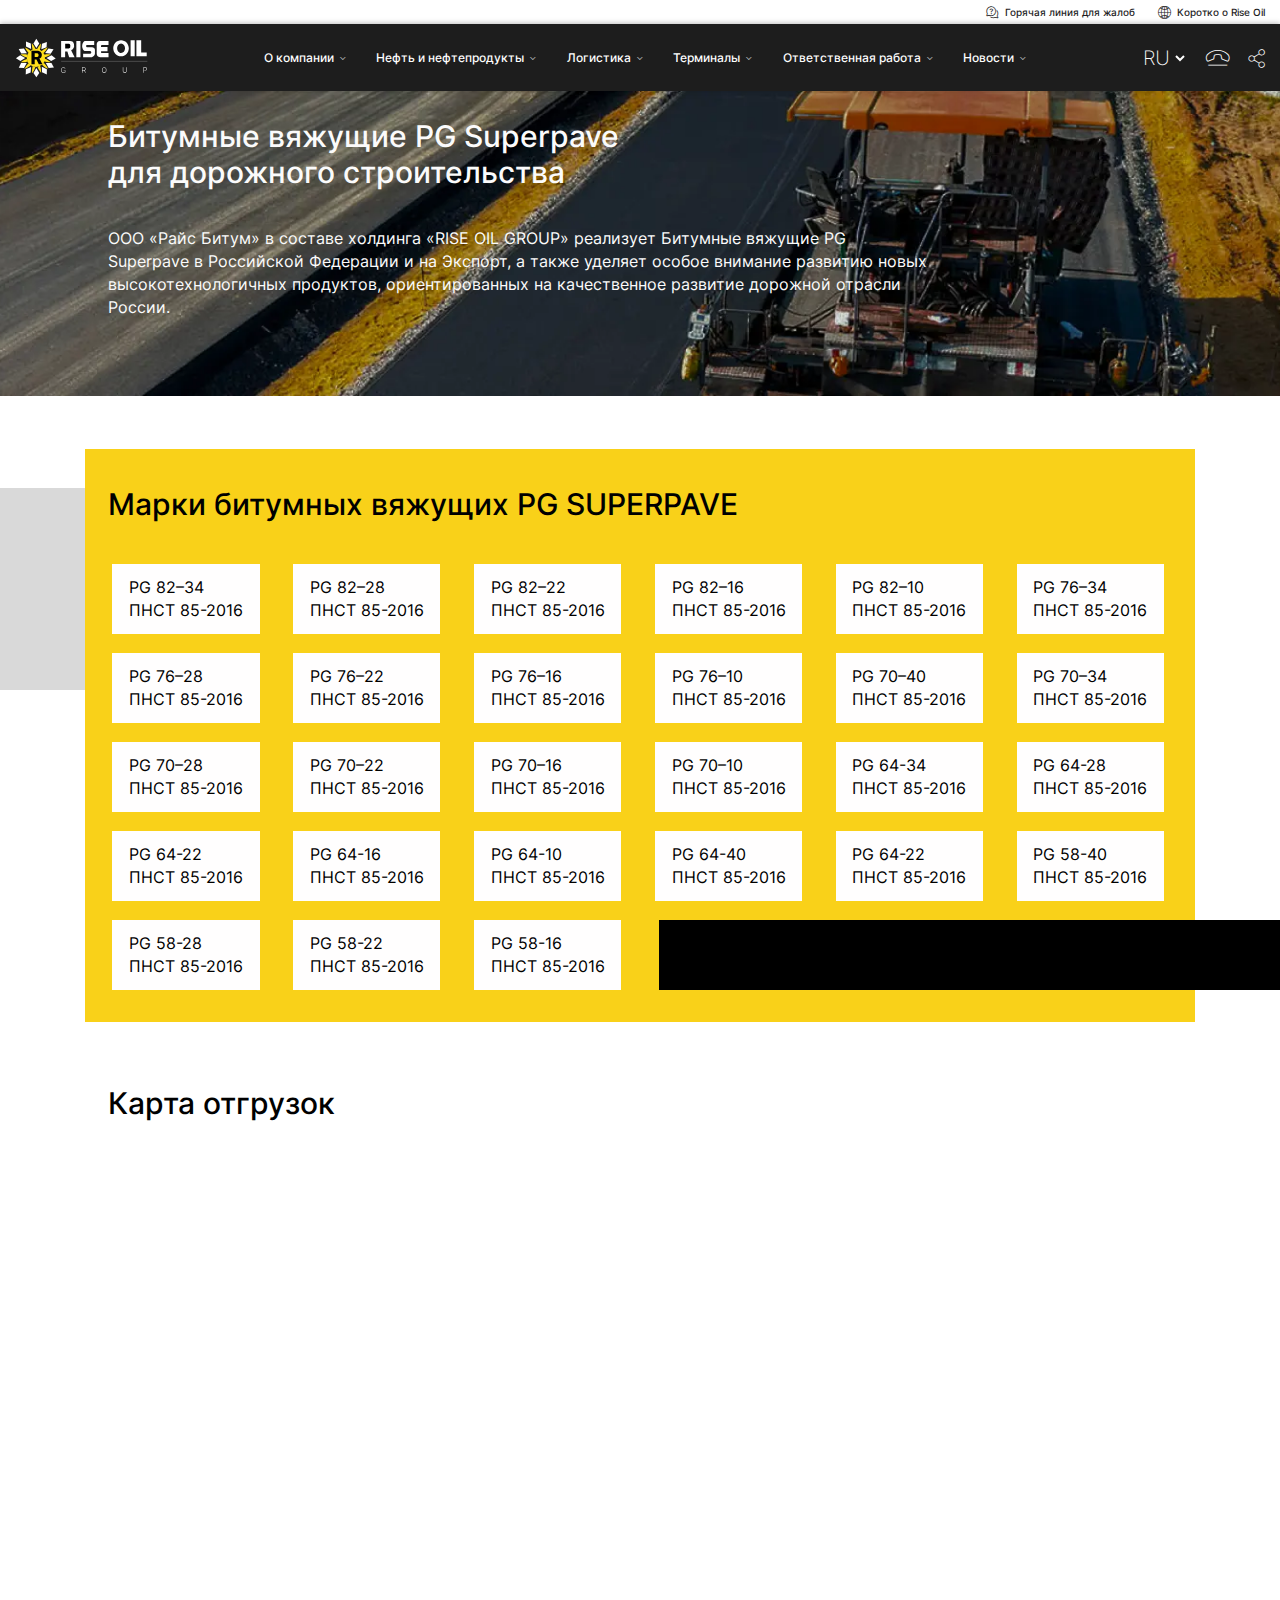
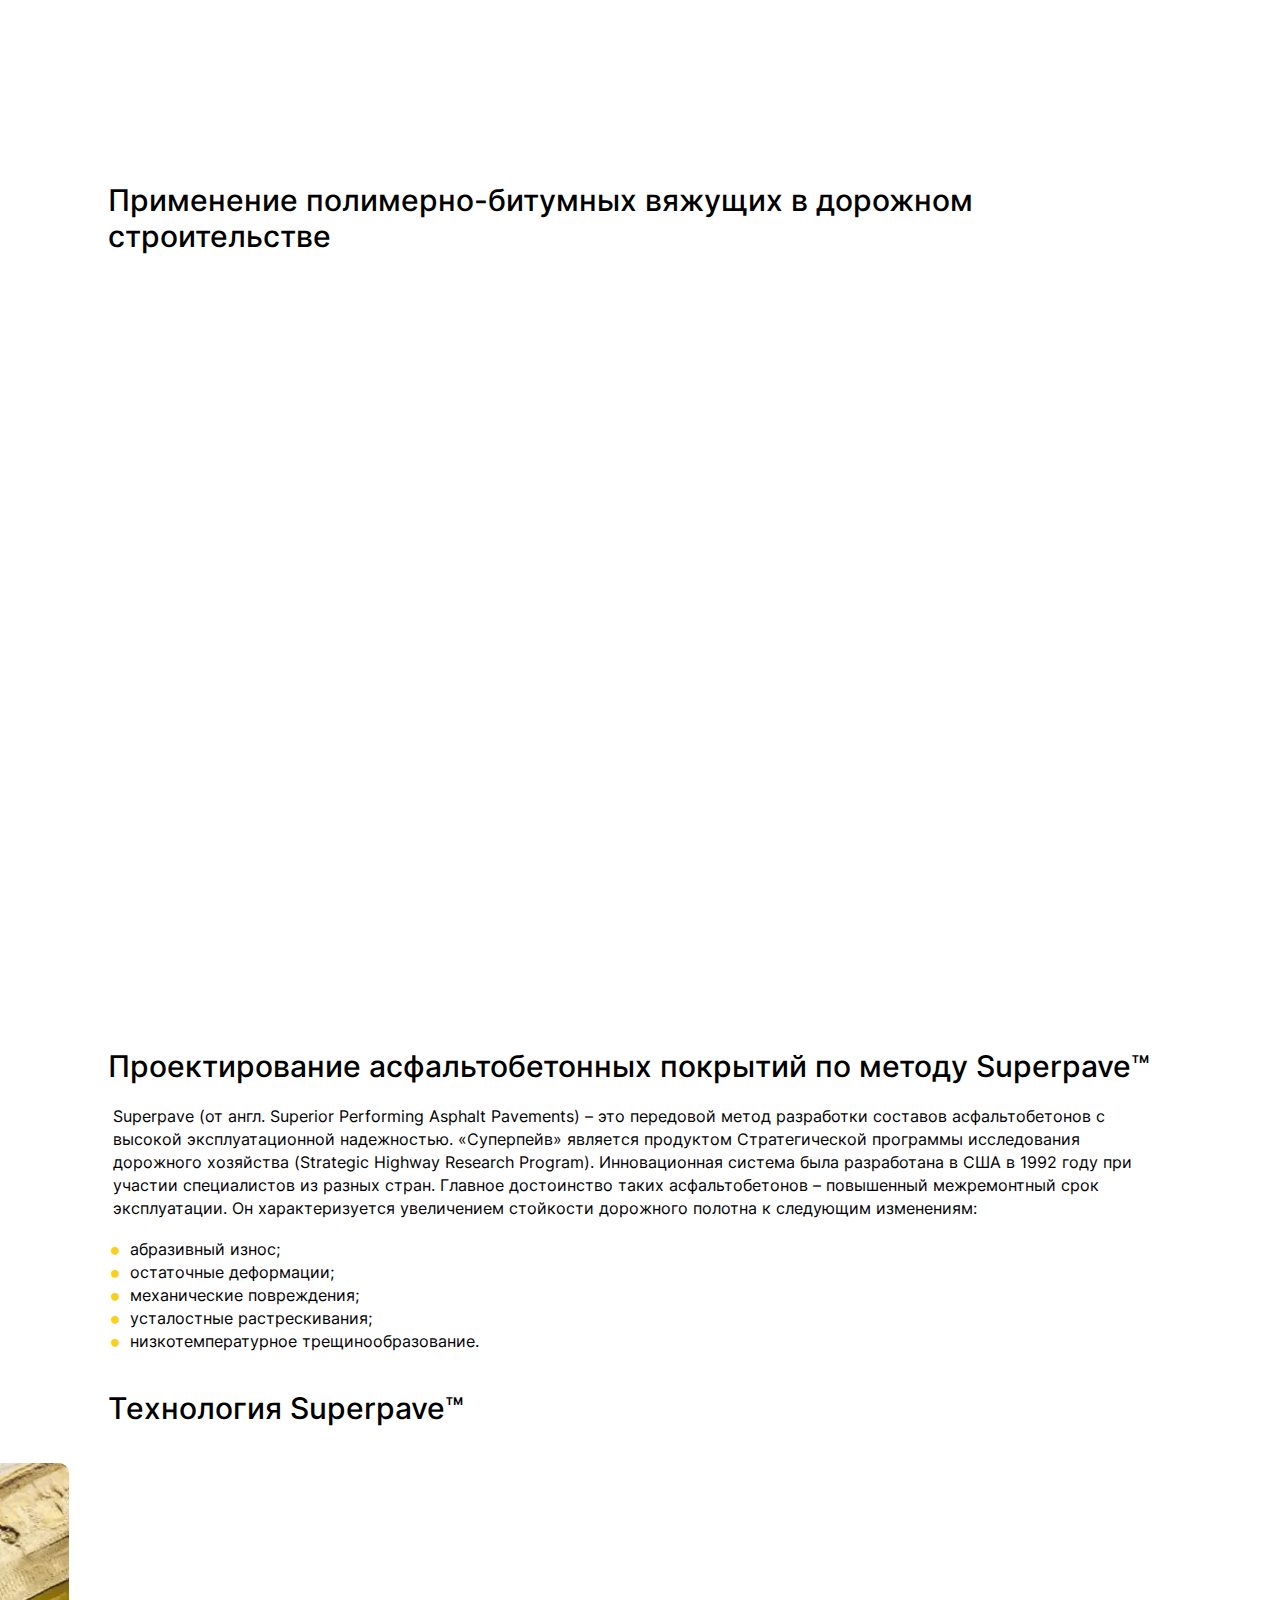
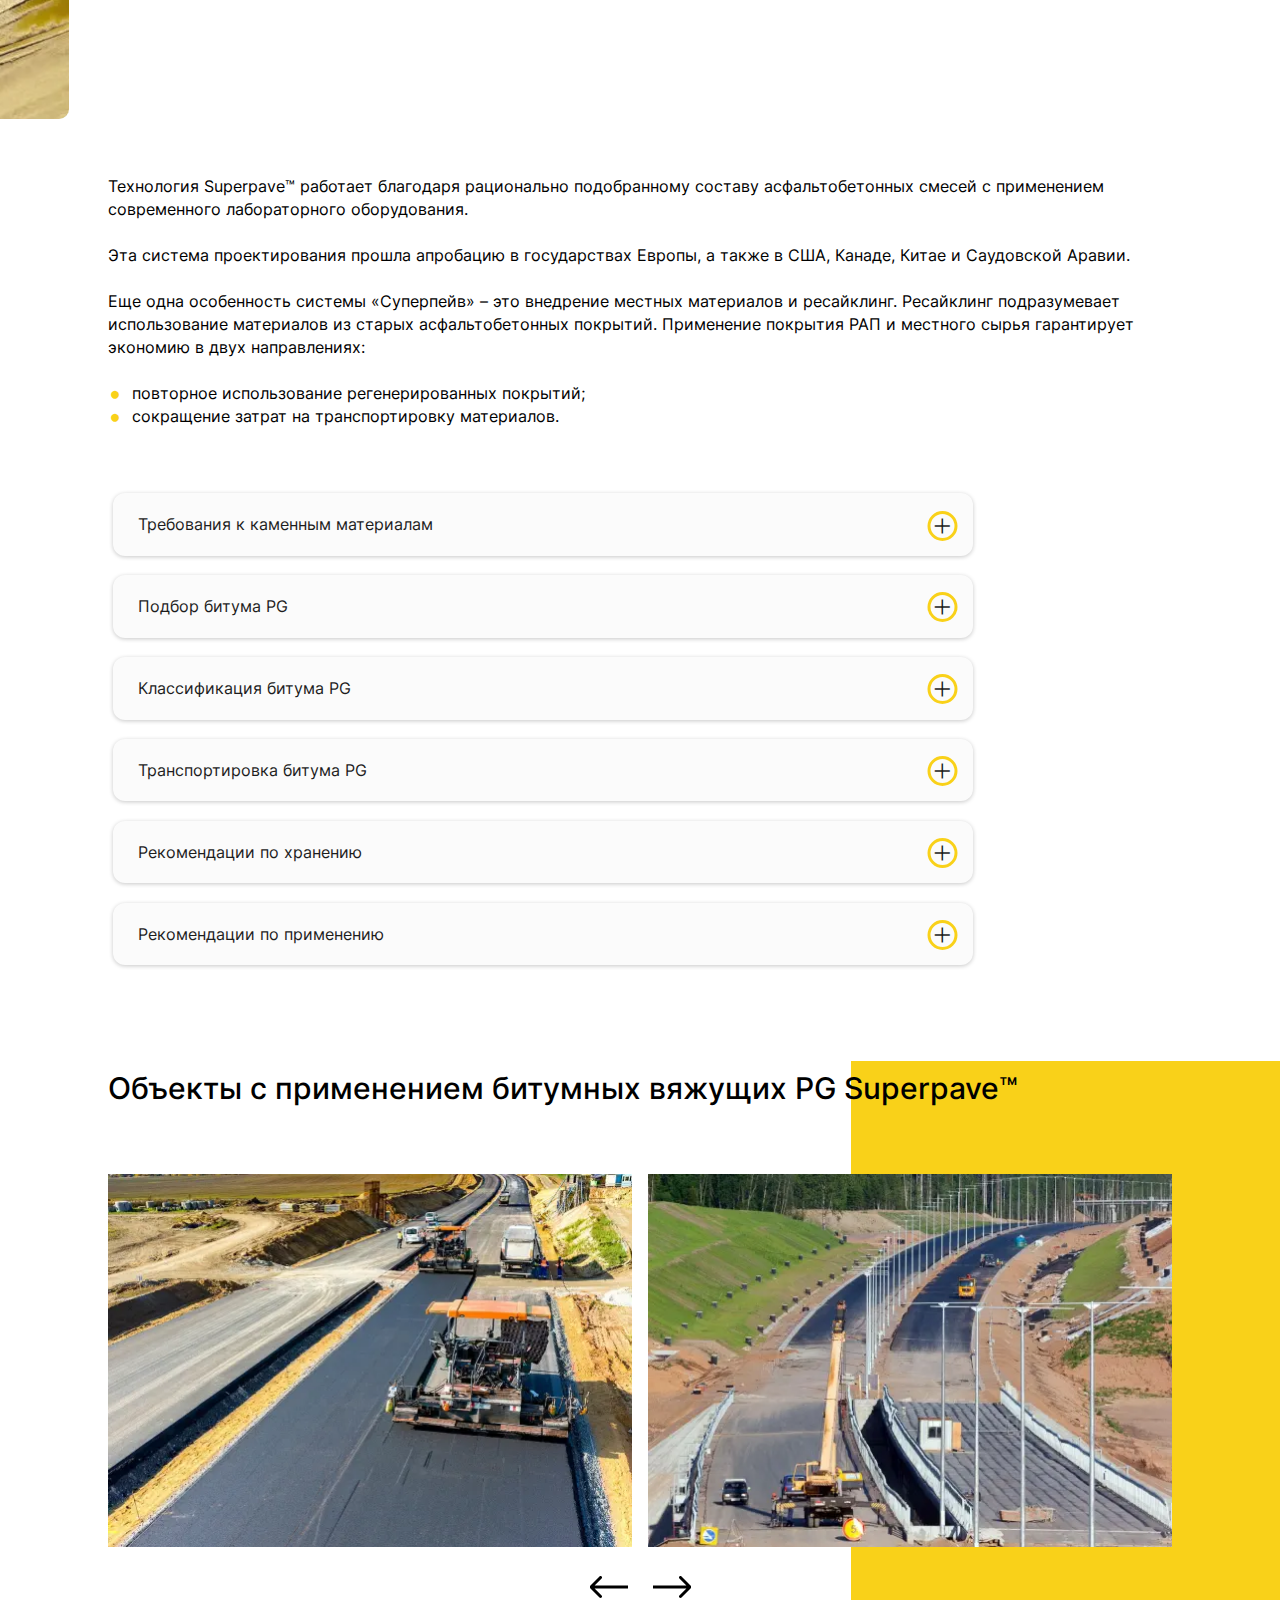
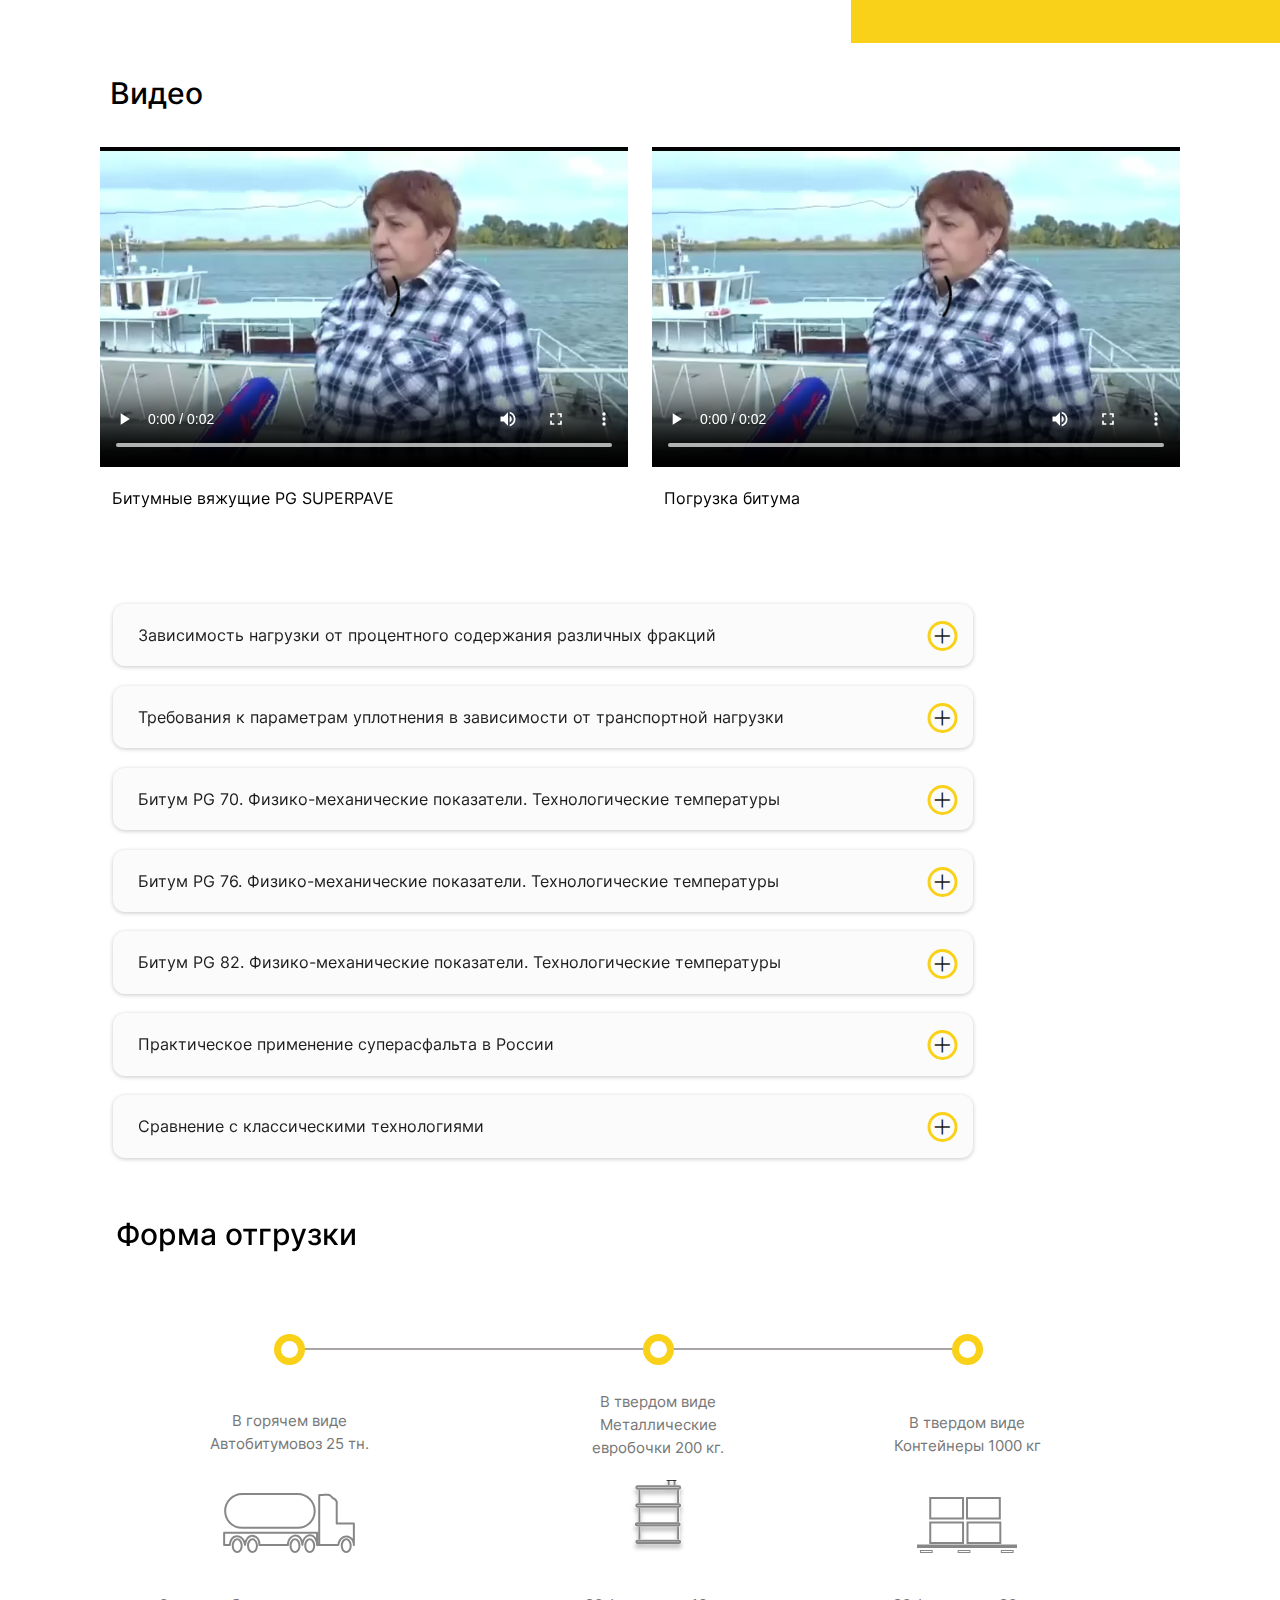
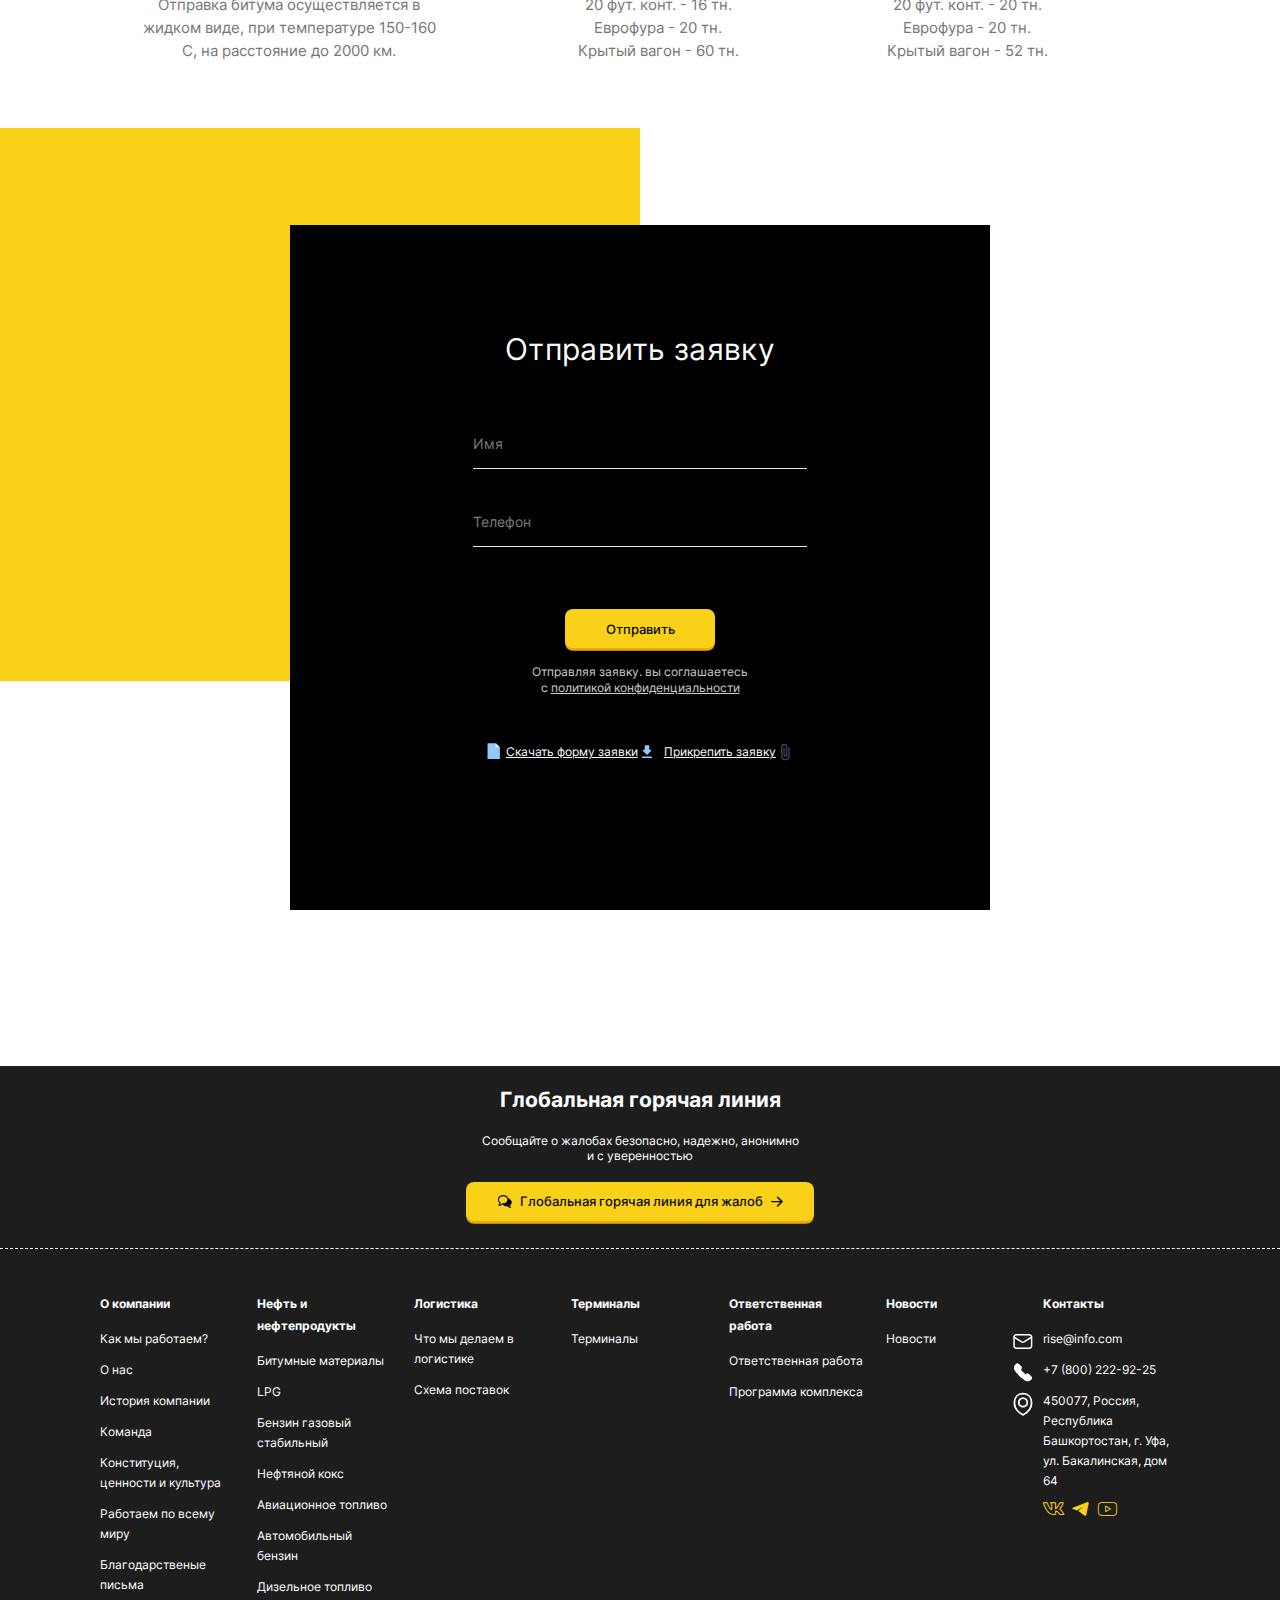
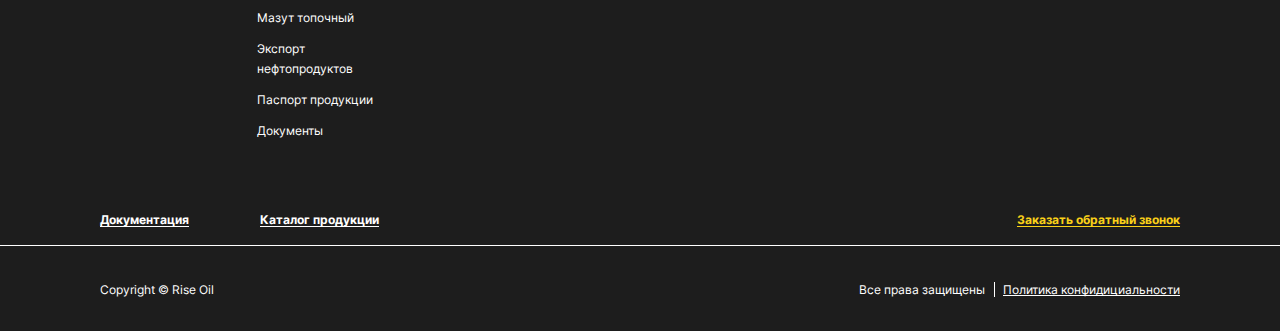
<file: bitum-pg.html>
<!DOCTYPE html>
<html lang="ru">

<head>
	</div>
	<title>Битумные вяжущие PG Superpave</title>
	<meta charset="UTF-8">
	<meta name="format-detection" content="telephone=no">
	<style>
		body {
			opacity: 0;
		}
	</style>
	<link rel="stylesheet" href="css/style.min.css?_v=20230122010536">
	<link rel="shortcut icon" href="favicon.ico">
	<!-- <meta name="robots" content="noindex, nofollow"> -->
	<meta name="viewport" content="width=device-width, initial-scale=1.0">
</head>




<body>
	<div class="wrapper">
		<header data-scroll="92" data-scroll-show="800" class="header">
			<div class="header__top-block header-top-block">
				<div style="height:24px;" data-da=".header-main-block__menu,991.98,last" class="header-top-block__container">
					<a href="#" class="header-top-block__hotline _icon-hotline">Горячая линия для жалоб</a>
					<a href=" #" class="header-top-block__info _icon-info">Коротко о Rise Oil</a>
				</div>
			</div>
			<nav class="header__main-block header-main-block">
				<div class="header-main-block__container">
					<a href="index.html" class="header-main-block__logo"><img style="width:136px; height:44px;" src="img/header/logo3.svg" alt="Rise Oil"></a>
					<ul data-one-spoller data-spollers class="header-main-block__menu">
						<li сlass="header-main-block__item">
							<a data-spoller-close data-spoller href="#" class="header-main-block__link">О компании</a>
							<div class="header-main-block__submenu header-submenu">
								<div class="header-submenu__container">
									<div class="header-submenu__content">
										<h2 class="header-submenu__title">О компании</h2>
										<div class="header-submenu__text">Наше видение – это все более процветающий мир, в котором нефть и
											нефтепродукты беспрепятственно доставляются из любой точки мира в места наибольшего спроса.
											Мы стараемся делать это быстро и ответственно</div>
									</div>
									<ul class="header-submenu__items">
										<li class="header-submenu__item"><a href="#" class="header-submenu__link">Как мы работаем?</a></li>
										<li class="header-submenu__item"><a href="#" class="header-submenu__link">О нас</a></li>
										<li class="header-submenu__item"><a href="team.html" class="header-submenu__link">Команда</a></li>
										<li class="header-submenu__item"><a href="work-world.html" class="header-submenu__link">Работаем по
												всему миру</a>
										</li>
										<li class="header-submenu__item"><a href="#" class="header-submenu__link">История компании</a>
										</li>
										<li class="header-submenu__item"><a href="#" class="header-submenu__link">Конституция, ценности и
												культура </a>
										</li>
										<li class="header-submenu__item"><a href="#" class="header-submenu__link">Благодарственные письма</a>
										</li>
									</ul>
								</div>
							</div>
						</li>
						<li class="header-main-block__item">
							<a data-spoller-close data-spoller href="#" class="header-main-block__link">Нефть и нефтепродукты</a>
							<div class="header-main-block__submenu header-submenu">
								<div class="header-submenu__container">
									<div class="header-submenu__content">
										<h2 class="header-submenu__title">Нефть и нефтепродукты</h2>
										<div class="header-submenu__text">Наше видение – это все более процветающий мир, в котором нефть и
											нефтепродукты беспрепятственно доставляются из любой точки мира в места наибольшего спроса.
											Мы стараемся делать это быстро и ответственно</div>
									</div>
									<ul class="header-submenu__items">
										<li class="header-submenu__item"><a href="bitum.html" class="header-submenu__link">Битумные
												материалы</a></li>
										<li class="header-submenu__item"><a href="sug.html" class="header-submenu__link">LPG</a></li>
										<li class="header-submenu__item"><a href="bgs.html" class="header-submenu__link">Бензин газовый
												стабильный</a></li>
										<li class="header-submenu__item"><a href="#" class="header-submenu__link">Нефтяной кокс</a></li>
										<li class="header-submenu__item"><a href="#" class="header-submenu__link">Авиационное топливо</a></li>
										<li class="header-submenu__item"><a href="#" class="header-submenu__link">Автомобильный бензин</a></li>
										<li class="header-submenu__item"><a href="#" class="header-submenu__link">Дизельное топливо</a></li>
										<li class="header-submenu__item"><a href="#" class="header-submenu__link">Мазут топочный</a></li>
										<li class="header-submenu__item"><a href="#" class="header-submenu__link">Экспорт нефтопродуктов</a>
										</li>
										<li class="header-submenu__item"><a href="#" class="header-submenu__link">Паспорт продукции</a></li>
										<li class="header-submenu__item"><a href="#" class="header-submenu__link">Документы</a></li>
									</ul>
								</div>
							</div>
						</li>
						<li class="header-main-block__item">
							<a data-spoller-close data-spoller href="#" class="header-main-block__link">Логистика</a>
							<div class="header-main-block__submenu header-submenu">
								<div class="header-submenu__container">
									<div class="header-submenu__content">
										<h2 class="header-submenu__title">Логистика</h2>
										<div class="header-submenu__text">Наше видение – это все более процветающий мир, в котором нефть и
											нефтепродукты беспрепятственно доставляются из любой точки мира в места наибольшего спроса.
											Мы стараемся делать это быстро и ответственно</div>
									</div>
									<ul class="header-submenu__items">
										<li class="header-submenu__item"><a href="#" class="header-submenu__link">Что мы делаем в логистике</a>
										</li>
										<li class="header-submenu__item"><a href="#" class="header-submenu__link">Схема поставок</a></li>
									</ul>
								</div>
							</div>
						</li>
						<li class="header-main-block__item">
							<a data-spoller-close data-spoller href="#" class="header-main-block__link">Терминалы</a>
							<div class="header-main-block__submenu header-submenu">
								<div class="header-submenu__container">
									<div class="header-submenu__content">
										<h2 class="header-submenu__title">Терминалы</h2>
										<div class="header-submenu__text">Наше видение – это все более процветающий мир, в котором нефть и
											нефтепродукты беспрепятственно доставляются из любой точки мира в места наибольшего спроса.
											Мы стараемся делать это быстро и ответственно</div>
									</div>
									<ul class="header-submenu__items">
										<li class="header-submenu__item"><a href="terminal.html" class="header-submenu__link">Терминалы</a></li>
									</ul>
								</div>
							</div>
						</li>
						<li class="header-main-block__item">
							<a data-spoller-close data-spoller href="#" class="header-main-block__link">Ответственная работа</a>
							<div class="header-main-block__submenu header-submenu">
								<div class="header-submenu__container">
									<div class="header-submenu__content">
										<h2 class="header-submenu__title">Ответственная работа</h2>
										<div class="header-submenu__text">Наше видение – это все более процветающий мир, в котором нефть и
											нефтепродукты беспрепятственно доставляются из любой точки мира в места наибольшего спроса.
											Мы стараемся делать это быстро и ответственно</div>
									</div>
									<ul class="header-submenu__items">
										<li class="header-submenu__item"><a href="#" class="header-submenu__link">Ответственная работа</a></li>
										<li class="header-submenu__item"><a href="#" class="header-submenu__link">Программа комплекса</a></li>
									</ul>
								</div>
							</div>
						</li>
						<li class="header-main-block__item">
							<a data-spoller-close data-spoller href="#" class="header-main-block__link">Новости</a>
							<div class="header-main-block__submenu header-submenu">
								<div class="header-submenu__container">
									<div class="header-submenu__content">
										<h2 class="header-submenu__title">Новости</h2>
										<div class="header-submenu__text">Наше видение – это все более процветающий мир, в котором нефть и
											нефтепродукты беспрепятственно доставляются из любой точки мира в места наибольшего спроса.
											Мы стараемся делать это быстро и ответственно</div>
									</div>
									<ul class="header-submenu__items">
										<li class="header-submenu__item"><a href="news.html" class="header-submenu__link">Новости</a></li>
									</ul>
								</div>
							</div>
						</li>
						<div class="header-main-block__item header-main-block__item_networks">
							<a href="#" class="header-main-block__item_network-link _icon-vk"></a>
							<a href="#" class="header-main-block__item_network-link _icon-telegram"></a>
							<a href="#" class="header-main-block__item_network-link _icon-youtube"></a>
						</div>
					</ul>
					<div class="header-main-block__actions">
						<select class="header-main-block__language">
							<option value="ru" selected>ru</option>
							<option value="en">en</option>
							<option value="ch">ch</option>
						</select>
						<a href="tel:1234" class="header-main-block__phone _icon-phone"></a>
						<button type="button" class="header-main-block__share _icon-share"></button>
					</div>
					<button type="button" class="header__burger icon-menu"><span></span></button>
				</div>
			</nav>
		</header>

		<main class="bitum-pg-page">
			<section class="bitum-pg-page__block-1 bitum-pg-page-block-1">
				<div class="bitum-pg-page-block-1__container">
					<h1 class="bitum-pg-page-block-1__title">Битумные вяжущие PG Superpave для дорожного строительства
					</h1>
					<div class="bitum-pg-page-block-1__text">ООО «Райс Битум» в составе холдинга «RISE OIL GROUP» реализует
						Битумные вяжущие PG Superpave в Российской Федерации и на Экспорт, а также уделяет особое внимание развитию
						новых высокотехнологичных продуктов, ориентированных на качественное развитие дорожной отрасли России.
					</div>
				</div>
			</section>
			<section class="bitum-pg-page__block-2 bitum-pg-page-block-2">
				<div class="bitum-pg-page-block-2__container">
					<h2 class="bitum-pg-page-block-2__title">Марки битумных вяжущих PG SUPERPAVE</h2>
					<div class="bitum-pg-page-block-2__items">
						<div class="bitum-pg-page-block-2__item">
							<p>PG 82–34</p>
							<p>ПНСТ 85-2016</p>
						</div>
						<div class="bitum-pg-page-block-2__item">
							<p>PG 82–28</p>
							<p>ПНСТ 85-2016</p>
						</div>
						<div class="bitum-pg-page-block-2__item">
							<p>PG 82–22</p>
							<p>ПНСТ 85-2016</p>
						</div>
						<div class="bitum-pg-page-block-2__item">
							<p>PG 82–16</p>
							<p>ПНСТ 85-2016</p>
						</div>
						<div class="bitum-pg-page-block-2__item">
							<p>PG 82–10</p>
							<p>ПНСТ 85-2016</p>
						</div>
						<div class="bitum-pg-page-block-2__item">
							<p>PG 76–34</p>
							<p>ПНСТ 85-2016</p>
						</div>
						<div class="bitum-pg-page-block-2__item">
							<p>PG 76–28</p>
							<p>ПНСТ 85-2016</p>
						</div>
						<div class="bitum-pg-page-block-2__item">
							<p>PG 76–22</p>
							<p>ПНСТ 85-2016</p>
						</div>
						<div class="bitum-pg-page-block-2__item">
							<p>PG 76–16</p>
							<p>ПНСТ 85-2016</p>
						</div>
						<div class="bitum-pg-page-block-2__item">
							<p>PG 76–10</p>
							<p>ПНСТ 85-2016</p>
						</div>
						<div class="bitum-pg-page-block-2__item">
							<p>PG 70–40</p>
							<p>ПНСТ 85-2016</p>
						</div>
						<div class="bitum-pg-page-block-2__item">
							<p>PG 70–34</p>
							<p>ПНСТ 85-2016</p>
						</div>
						<div class="bitum-pg-page-block-2__item">
							<p>PG 70–28</p>
							<p>ПНСТ 85-2016</p>
						</div>
						<div class="bitum-pg-page-block-2__item">
							<p>PG 70–22</p>
							<p>ПНСТ 85-2016</p>
						</div>
						<div class="bitum-pg-page-block-2__item">
							<p>PG 70–16</p>
							<p>ПНСТ 85-2016</p>
						</div>
						<div class="bitum-pg-page-block-2__item">
							<p>PG 70–10</p>
							<p>ПНСТ 85-2016</p>
						</div>
						<div class="bitum-pg-page-block-2__item">
							<p>PG 64-34</p>
							<p>ПНСТ 85-2016</p>
						</div>
						<div class="bitum-pg-page-block-2__item">
							<p>PG 64-28</p>
							<p>ПНСТ 85-2016</p>
						</div>
						<div class="bitum-pg-page-block-2__item">
							<p>PG 64-22</p>
							<p>ПНСТ 85-2016</p>
						</div>
						<div class="bitum-pg-page-block-2__item">
							<p>PG 64-16</p>
							<p>ПНСТ 85-2016</p>
						</div>
						<div class="bitum-pg-page-block-2__item">
							<p>PG 64-10</p>
							<p>ПНСТ 85-2016</p>
						</div>
						<div class="bitum-pg-page-block-2__item">
							<p>PG 64-40</p>
							<p>ПНСТ 85-2016</p>
						</div>
						<div class="bitum-pg-page-block-2__item">
							<p>PG 64-22</p>
							<p>ПНСТ 85-2016</p>
						</div>
						<div class="bitum-pg-page-block-2__item">
							<p>PG 58-40</p>
							<p>ПНСТ 85-2016</p>
						</div>
						<div class="bitum-pg-page-block-2__item">
							<p>PG 58-28</p>
							<p>ПНСТ 85-2016</p>
						</div>
						<div class="bitum-pg-page-block-2__item">
							<p>PG 58-22</p>
							<p>ПНСТ 85-2016</p>
						</div>
						<div class="bitum-pg-page-block-2__item">
							<p>PG 58-16</p>
							<p>ПНСТ 85-2016</p>
						</div>
					</div>
				</div>
			</section>
			<section class="bitum-pg-page__block-3 bitum-pg-page-block-3">
				<div class="bitum-pg-page-block-3__container">
					<h2 class="bitum-pg-page-block-3__title">Карта отгрузок</h2>
					<div class="bitum-pg-page-block-3__map">
						<iframe src="https://yandex.ru/map-widget/v1/?um=constructor%3Adf0b1d230290ffbace89c706a5ba42ffaea805093dd9118d327c3b33d704a46c&amp;source=constructor" frameborder="0"></iframe>
					</div>
				</div>
			</section>
			<section class="bitum-pg-page__block-4 bitum-pg-page-block-4">
				<div class="bitum-pg-page-block-4__container">
					<h2 class="bitum-pg-page-block-4__title">Применение полимерно-битумных вяжущих в дорожном строительстве</h2>
					<div class="bitum-pg-page-block-4__items">
						<div data-watch data-watch-once data-watch-threshold="0.3" class="bitum-pg-page-block-4__item">
							<div class="bitum-pg-page-block-4__image"><picture><source srcset="img/bitum-pg-page/block-4/1.webp" type="image/webp"><img src="img/bitum-pg-page/block-4/1.jpg" alt="Дорожное строительство"></picture></div>
							<h3 class="bitum-pg-page-block-4__subtitle">Автомагистрали</h3>
							<ul class="bitum-pg-page-block-4__list">
								<li>Высокие скорости и интенсивные нагрузки</li>
								<li>Жесткие климатические условия</li>
								<li>Безопасность и комфорт движения</li>
							</ul>
						</div>
						<div data-watch data-watch-once data-watch-threshold="0.3" class="bitum-pg-page-block-4__item">
							<div class="bitum-pg-page-block-4__image"><picture><source srcset="img/bitum-pg-page/block-4/2.webp" type="image/webp"><img src="img/bitum-pg-page/block-4/2.jpg" alt="Дорожное строительство"></picture></div>
							<h3 class="bitum-pg-page-block-4__subtitle">Мосты</h3>
							<ul class="bitum-pg-page-block-4__list">
								<li>Геометрически сложные конструкции</li>
								<li>Высокие нагрузки и большие деформации</li>
								<li>Водостойкость</li>
							</ul>
						</div>
						<div data-watch data-watch-once data-watch-threshold="0.3" class="bitum-pg-page-block-4__item">
							<div class="bitum-pg-page-block-4__image"><picture><source srcset="img/bitum-pg-page/block-4/3.webp" type="image/webp"><img src="img/bitum-pg-page/block-4/3.jpg" alt="Дорожное строительство"></picture></div>
							<h3 class="bitum-pg-page-block-4__subtitle">Аэропорты и терминалы</h3>
							<ul class="bitum-pg-page-block-4__list">
								<li>Экстремальные нагрузки</li>
								<li>Высокая загруженность</li>
								<li>Маслобензостойкость и стойкость к химреактивам</li>
							</ul>
						</div>
						<div data-watch data-watch-once data-watch-threshold="0.3" class="bitum-pg-page-block-4__item">
							<div class="bitum-pg-page-block-4__image"><picture><source srcset="img/bitum-pg-page/block-4/4.webp" type="image/webp"><img src="img/bitum-pg-page/block-4/4.jpg" alt="Дорожное строительство"></picture></div>
							<h3 class="bitum-pg-page-block-4__subtitle">Гоночные трассы</h3>
							<ul class="bitum-pg-page-block-4__list">
								<li>Экстремальные скорости</li>
								<li>Резкие разгон и торможение</li>
								<li>Высокие торсионные нагрузки на виражах</li>
							</ul>
						</div>
					</div>
				</div>
			</section>
			<section class="bitum-pg-page__block-5 bitum-pg-page-block-5">
				<div class="bitum-pg-page-block-5__container">
					<h2 class="bitum-pg-page-block-5__title">Проектирование асфальтобетонных покрытий по методу Superpave™</h2>
					<div class="bitum-pg-page-block-5__text">Superpave (от англ. Superior Performing Asphalt Pavements) – это
						передовой метод разработки составов асфальтобетонов с высокой эксплуатационной надежностью. «Суперпейв»
						является продуктом Стратегической программы исследования дорожного хозяйства (Strategic Highway Research
						Program). Инновационная система была разработана в США в 1992 году при участии специалистов из разных стран.
						Главное достоинство таких асфальтобетонов – повышенный межремонтный срок эксплуатации. Он характеризуется
						увеличением стойкости дорожного полотна к следующим изменениям:</div>
					<ul class="bitum-pg-page-block-5__list">
						<li class="bitum-pg-page-block-5__item">абразивный износ;</li>
						<li class="bitum-pg-page-block-5__item">остаточные деформации;</li>
						<li class="bitum-pg-page-block-5__item">механические повреждения;</li>
						<li class="bitum-pg-page-block-5__item">усталостные растрескивания;</li>
						<li class="bitum-pg-page-block-5__item">низкотемпературное трещинообразование.</li>
					</ul>
				</div>
			</section>
			<section class="bitum-pg-page__block-6 bitum-pg-page-block-6">
				<div class="bitum-pg-page-block-6__container">
					<h2 class="bitum-pg-page-block-6__title">Технология
						Superpave™</h2>
					<div data-watch data-watch-once data-watch-margin="50" class="bitum-pg-page-block-6__image">
						<picture><source srcset="img/bitum-pg-page/block-6/1.webp" type="image/webp"><img src="img/bitum-pg-page/block-6/1.jpg" alt="Технология Superpave™"></picture>
					</div>
					<div class="bitum-pg-page-block-6__text">
						<p>Технология Superpave™ работает благодаря рационально подобранному составу асфальтобетонных смесей с
							применением современного лабораторного оборудования.
						</p>
						<p>Эта система проектирования прошла апробацию в государствах Европы, а также в США, Канаде, Китае и
							Саудовской Аравии.
						</p>
						<p>Еще одна особенность системы «Суперпейв» – это внедрение местных материалов и ресайклинг. Ресайклинг
							подразумевает использование материалов из старых асфальтобетонных покрытий. Применение покрытия РАП и
							местного сырья гарантирует экономию в двух направлениях:
						<ul>
							<li>повторное использование регенерированных покрытий;</li>
							<li>сокращение затрат на транспортировку материалов.</li>
						</ul>
						</p>
					</div>
				</div>
			</section>
			<section class="bitum-pg-page__block-7 bitum-pg-page-block-7">
				<div class="bitum-pg-page-block-7__container">
					<ul data-spollers class="bitum-pg-page-block-7__list">
						<li class="bitum-pg-page-block-7__item">
							<h3 data-spoller class="bitum-pg-page-block-7__title">Требования к каменным материалам<span>+</span></h3>
							<div class="bitum-pg-page-block-7__spoller">
								<div class="bitum-pg-page-block-7__spoller-image"><picture><source srcset="img/bitum-pg-page/block-7/1.webp" type="image/webp"><img src="img/bitum-pg-page/block-7/1.jpg" alt="Требования к каменным материалам"></picture></div>
								<div class="bitum-pg-page-block-7__spoller-text">
									<p>
										Каменные материалы занимают более 90% массы асфальтобетонного состава. В технологии «Суперпейв»
										анализируют согласованные и несогласованные свойства этих материалов. В первом разделе параметров
										рассматривают показатели:
									</p>
									<ul>
										<li>количество глинистых и пылеватых частиц;</li>
										<li>угловатость крупных и мелких зерен;</li>
										<li>количество зерен различных форм.</li>
									</ul>
									<p>К несогласованным свойствам относят параметры «материнской» породы:</p>
									<ul>
										<li>морозостойкость;</li>
										<li>износоустойчивость;</li>
										<li>содержание токсичных компонентов.</li>
									</ul>
									<p>
										Итоговая комбинация проверяется на соответствие нормам. Правильный выбор каменных материалов
										позволяет получить надежный асфальтобетон, который выдерживает деформации и усталостные изменения.
									</p>
								</div>
							</div>
						</li>
						<li class="bitum-pg-page-block-7__item">
							<h3 data-spoller class="bitum-pg-page-block-7__title">Подбор битума PG<span>+</span></h3>
							<div class="bitum-pg-page-block-7__spoller">
								<div class="bitum-pg-page-block-7__spoller-image"><picture><source srcset="img/bitum-pg-page/block-7/2.webp" type="image/webp"><img src="img/bitum-pg-page/block-7/2.jpg" alt="Подбор битума PG"></picture>
									<div class="bitum-pg-page-block-7__spoller-text">
										<p>
											Любая асфальтобетонная смесь состоит из минеральных материалов: битума, песка, щебня и гравия.
											Долговечность итоговой смеси во многом зависит от качества связывающего битума. Технология
											Superpave
											предполагает точный подбор битума не по морально устаревшим нормам, а по специально созданной
											шкале
											PG Grade. Классификация PG позволяет определить битумное вяжущее, подходящее для конкретного
											участка
											дороги. Выбор битума по шкале PG Grade основан на анализе характеристик в данном районе
											строительства:
										</p>
										<ul>
											<li>особенности природных условий;</li>
											<li>интенсивность нагрузок при автомобильном движении;</li>
											<li>максимально высокие показатели летней и зимней температуры за последние 20 лет.</li>
										</ul>
										<p>Для оценки параметров вяжущего используются показатели:</p>
										<ul>
											<li>плотность;</li>
											<li>пластичность;</li>
											<li>динамическая вязкость;</li>
											<li>устойчивость к ползучести.</li>
										</ul>
										<p>Соответствие этих параметров проверяется при проведении лабораторных испытаний.</p>
									</div>
								</div>
							</div>
						</li>
						<li class="bitum-pg-page-block-7__item">
							<h3 data-spoller class="bitum-pg-page-block-7__title">Классификация битума PG<span>+</span></h3>
							<div class="bitum-pg-page-block-7__spoller">
								<a href="img/bitum-pg-page/block-7/3.jpg" target="_blank" class="bitum-pg-page-block-7__spoller-image ">
									<picture><source srcset="img/bitum-pg-page/block-7/3.webp" type="image/webp"><img src="img/bitum-pg-page/block-7/3.jpg" alt="Классификация битума PG"></picture>
								</a>
							</div>
						</li>
						<li class="bitum-pg-page-block-7__item">
							<h3 data-spoller class="bitum-pg-page-block-7__title">Транспортировка битума PG<span>+</span></h3>
							<div class="bitum-pg-page-block-7__spoller">
								<div class="bitum-pg-page-block-7__spoller-image ">
									<picture><source srcset="img/bitum-pg-page/block-7/4.webp" type="image/webp"><img src="img/bitum-pg-page/block-7/4.jpg" alt="Транспортировка битума PG"></picture>
								</div>
								<div class="bitum-pg-page-block-7__spoller-text">
									<h5>В холодном виде</h5>
									<p>Битум PG в холодном виде не требует особых условий при перевозке, складируется на открытых
										площадках
										в штабелях до 3-х рядов по высоте. Срок хранения в холодном виде — не менее 12 месяцев со дня
										изготовления. При более длительном хранении необходимо проверить соответствие материала заявленным
										свойствам.</p>
									<h5>В горячем виде</h5>
									<p>Горячие вяжущие отгружаются в очищенные автобитумовозы с термозащитной рубашкой. Хранение
										производить
										в обогреваемых термальным маслом герметичных ёмкостях с периодическим перемешиванием механическим
										способом или при помощи циркуляции насосами не менее 2-х часов в сутки. Перед применением также
										следует перемешать вяжущее в течение 2-х часов. Соблюдайте температурные режимы, чтобы избежать
										температурной деструкции и старения материала.</p>
								</div>
							</div>
						</li>
						<li class="bitum-pg-page-block-7__item">
							<h3 data-spoller class="bitum-pg-page-block-7__title">Рекомендации по хранению<span>+</span></h3>
							<div class="bitum-pg-page-block-7__spoller">
								<div class="bitum-pg-page-block-7__spoller-image ">
									<picture><source srcset="img/bitum-pg-page/block-7/5.webp" type="image/webp"><img src="img/bitum-pg-page/block-7/5.png" alt="Рекомендации по хранению"></picture>
								</div>
								<div class="bitum-pg-page-block-7__spoller-text">
									<h4>Краткосрочное хранение (до 2 недель)</h4>
									<p>Рекомендуемая температура для краткосрочного хранения битумных вяжущих марок PG составляет
										160-180°C.
									</p>
									<p>Битумное вяжущее марок PG не следует перегревать выше температуры 185°C.</p>
									<p>Снижение температуры хранения до 150°C в периоды, когда нет производства асфальтобетонной смеси,
										позволит свести к минимуму возможные риски температурной деградации полимера, входящего в состав
										Битумного вяжущего.</p>
									<h4>Долгосрочное хранение (более 2 недель)</h4>
									<p>Мы не рекомендуем длительно хранить Битумное вяжущее при температуре 160-180°C. Однако, в случае
										когда это неизбежно, следует каждые 7 дней проводить оценку качества Битумного вяжущего на
										соответствие данным, указанным в паспорте качества.</p>
									<p>В случае, когда долговременное хранение неизбежно, рекомендуемая температура хранения Битумного
										вяжущего марок PG должна составлять 100-110°C. Это минимизирует негативное влияние тепловой и
										окислительной деградации и снижает расходы на энергоносители.</p>
									<p>После длительного хранения битумные вяжущие марок PG допускаются к применению только после
										перемешивания при 160-165°С в течении 1-2 ч. Для процесса перемешивания можно использовать
										рециркуляцию насосом или вертикальные тихоходные мешалки, установленные в емкости для хранения.</p>
									<p>Хранение в фасованном холодном виде является самым оптимальным и лучшим видом для сохранения
										свойств
										вяжущего.</p>
									<h4>Требования к емкостному парку</h4>
									<p>Хранение битумных вяжущих марок PG должно осуществляется в емкостях с масляным обогревом и
										теплоизоляцией. Жаровые трубы и обогрев электротенами не рекомендуются из-за высокого риска
										возникновения деструкции полимеров.</p>
									<h4>Требования к насосной станции</h4>
									<p>Перекачивание Битумного вяжущего марок PG осуществляется с помощью насоса и трубопроводов,
										оснащенных
										масляным обогревом, при температуре не менее 135-140°С.
										Насос для перекачивания битумных вязких материалов марок PG должен быть рассчитан на температуру до
										+200°С и вязкость перекачиваемых материалов до 5 Пас.</p>
								</div>
							</div>
						</li>
						<li class="bitum-pg-page-block-7__item">
							<h3 data-spoller class="bitum-pg-page-block-7__title">Рекомендации по применению<span>+</span></h3>
							<div class="bitum-pg-page-block-7__spoller">
								<div class="bitum-pg-page-block-7__spoller-image">
									<picture><source srcset="img/bitum-pg-page/block-7/6.webp" type="image/webp"><img src="img/bitum-pg-page/block-7/6.png" alt="Рекомендации по применению"></picture>
								</div>
								<div class="bitum-pg-page-block-7__spoller-text">
									<h4>Получение асфальтобетонной смеси</h4>
									<p>При получении асфальтобетонной смеси на основе Битумного вяжущего марки PG температура самого
										вяжущего, идущего в смеситель, составляет в среднем 160-185°С (точное значение следует брать из
										паспорта качества на БВ по PG), а температура полученной асфальтобетонной смеси – 170-185°С.
										Асфальтобетонная смесь на основе БВ по PG должна перевозиться на грузовиках с максимальной
										термоизоляцией.</p>
									<h4>Укладка асфальтобетонной смеси</h4>
									<p>Минимальная температура асфальтобетонной смеси при выгрузке из грузовика в бункер асфальтоукладчика
										должна составлять 155-165 °С. Температура начала уплотнения асфальтобетонной смеси после прохода
										асфальтоукладчика должна составлять 145-160°С (точное значение следует брать из паспорта качества на
										БВ по PG).
									</p>
									<p>Для уплотнения необходимо использовать катки на пневматических шинах, катки с гладкими вальцами и
										катки вибрационного действия, в зависимости от типа асфальтобетонного покрытия, которое
										устраивается.
										Укатка должна проводиться сразу после укладки асфальтобетона асфальтоукладчиком.</p>
									<p>Высокая вязкость Битумного вяжущего PG марок при низких температурах требует особого (короткого)
										времени уплотнения. Граничная температура нового дорожного покрытия, после которой останавливается
										уплотнение, должна составлять 100 °С.</p>
									<p>Среднее время укатывания составляет 20-35 минут в зависимости от погодных условий и температурных
										режимов. Плотность необходимо контролировать в течение всего времени укатки с помощью переносного
										плотномера.</p>
								</div>
							</div>
						</li>
					</ul>
				</div>
			</section>
			<section class="bitum-pg-page__block-8 bitum-pg-page-block-8">
				<div class="bitum-pg-page-block-8__container">
					<h2 class="bitum-pg-page-block-8__title">Объекты с применением битумных вяжущих PG Superpave™</h2>
					<div class="bitum-pg-page-block-8__slider swiper">
						<div class="bitum-pg-page-block-8__wrapper swiper-wrapper">
							<a href="#" class="bitum-pg-page-block-8__slide swiper-slide">
								<picture><source srcset="img/bitum-pg-page/block-8/1.webp" type="image/webp"><img src="img/bitum-pg-page/block-8/1.jpg" alt="Объекты с применением битумных вяжущих PG Superpave™"></picture>
							</a>
							<a href="#" class="bitum-pg-page-block-8__slide swiper-slide">
								<picture><source srcset="img/bitum-pg-page/block-8/2.webp" type="image/webp"><img src="img/bitum-pg-page/block-8/2.jpg" alt="Объекты с применением битумных вяжущих PG Superpave™"></picture>
							</a>
							<a href="#" class="bitum-pg-page-block-8__slide swiper-slide">
								<picture><source srcset="img/bitum-pg-page/block-8/1.webp" type="image/webp"><img src="img/bitum-pg-page/block-8/1.jpg" alt="Объекты с применением битумных вяжущих PG Superpave™"></picture>
							</a>
						</div>
						<div class="bitum-pg-page-block-8__arrows">
							<div class="bitum-pg-page-block-8__arrow bitum-pg-page-block-8__arrow_prev"></div>
							<div class="bitum-pg-page-block-8__arrow bitum-pg-page-block-8__arrow_next"></div>
						</div>
					</div>
				</div>
			</section>
			<section class="bitum-pg-page__block-9 bitum-pg-page-block-9">
				<div class="bitum-pg-page-block-9__container">
					<h2 class="bitum-pg-page-block-9__title">Видео</h2>
					<div class="bitum-pg-page-block-9__items">
						<div class="bitum-pg-page-block-9__item">
							<video class="bitum-pg-page-block-9__video" preload="metadata" controls src="img/bitum-fas-page/1.mp4"></video>
							<h4 class="bitum-pg-page-block-9__video-subtitle">Битумные вяжущие PG SUPERPAVE</h4>
						</div>
						<div class="bitum-pg-page-block-9__item">
							<video class="bitum-pg-page-block-9__video" preload="metadata" controls src="img/bitum-fas-page/1.mp4"></video>
							<h4 class="bitum-pg-page-block-9__video-subtitle">Погрузка битума</h4>
						</div>
					</div>
				</div>
			</section>
			<section class="bitum-pg-page__block-10 bitum-pg-page-block-7 bitum-pg-page-block-10">
				<div class="bitum-pg-page-block-10__container">
					<ul data-spollers class="bitum-pg-page-block-7__list">
						<li class="bitum-pg-page-block-7__item">
							<h3 data-spoller class="bitum-pg-page-block-7__title">Зависимость нагрузки от процентного содержания
								различных фракций<span>+</span></h3>
							<div class="bitum-pg-page-block-7__spoller">
								<a href="img/bitum-pg-page/block-10/1.jpg" target="_blank" class="bitum-pg-page-block-7__spoller-image"><img src="img/bitum-pg-page/block-10/1.jpg" alt="Зависимость нагрузки от процентного содержания
									различных фракций"></a>
							</div>
						</li>
						<li class="bitum-pg-page-block-7__item">
							<h3 data-spoller class="bitum-pg-page-block-7__title">Требования к параметрам уплотнения в зависимости от
								транспортной нагрузки<span>+</span></h3>
							<div class="bitum-pg-page-block-7__spoller">
								<a href="img/bitum-pg-page/block-10/2.jpg" target="_blank" class="bitum-pg-page-block-7__spoller-image"><img src="img/bitum-pg-page/block-10/2.jpg" alt="Требования к параметрам уплотнения в зависимости от
								транспортной нагрузки"></a>
							</div>
						</li>
						<li class="bitum-pg-page-block-7__item">
							<h3 data-spoller class="bitum-pg-page-block-7__title">Битум PG 70. Физико-механические показатели.
								Технологические температуры<span>+</span></h3>
							<div class="bitum-pg-page-block-7__spoller">
								<a href="img/bitum-pg-page/block-10/3.jpg" target="_blank" class="bitum-pg-page-block-7__spoller-image"><img src="img/bitum-pg-page/block-10/3.jpg" alt="Битум PG 70. Физико-механические показатели.
									Технологические температуры"></a>
							</div>
						</li>
						<li class="bitum-pg-page-block-7__item">
							<h3 data-spoller class="bitum-pg-page-block-7__title">Битум PG 76. Физико-механические показатели.
								Технологические температуры<span>+</span></h3>
							<div class="bitum-pg-page-block-7__spoller">
								<a href="img/bitum-pg-page/block-10/4.jpg" target="_blank" class="bitum-pg-page-block-7__spoller-image"><img src="img/bitum-pg-page/block-10/4.jpg" alt="Битум PG 76. Физико-механические показатели.
									Технологические температуры"></a>
							</div>
						</li>
						<li class="bitum-pg-page-block-7__item">
							<h3 data-spoller class="bitum-pg-page-block-7__title">Битум PG 82. Физико-механические показатели.
								Технологические температуры<span>+</span></h3>
							<div class="bitum-pg-page-block-7__spoller">
								<a href="img/bitum-pg-page/block-10/5.jpg" target="_blank" class="bitum-pg-page-block-7__spoller-image"><img src="img/bitum-pg-page/block-10/5.jpg" alt="Битум PG 82. Физико-механические показатели.
									Технологические температуры"></a>
							</div>
						</li>
						<li class="bitum-pg-page-block-7__item">
							<h3 data-spoller class="bitum-pg-page-block-7__title">Практическое применение суперасфальта в
								России<span>+</span></h3>
							<div class="bitum-pg-page-block-7__spoller">
								<a href="img/bitum-pg-page/block-10/6.jpg" target="_blank" class="bitum-pg-page-block-7__spoller-image"><img src="img/bitum-pg-page/block-10/6.jpg" alt="Практическое применение суперасфальта в
									России"></a>
							</div>
						</li>
						<li class="bitum-pg-page-block-7__item">
							<h3 data-spoller class="bitum-pg-page-block-7__title">Сравнение с классическими технологиями<span>+</span>
							</h3>
							<div class="bitum-pg-page-block-7__spoller">
								<a href="img/bitum-pg-page/block-10/7.jpg" target="_blank" class="bitum-pg-page-block-7__spoller-image"><picture><source srcset="img/bitum-pg-page/block-10/7.webp" type="image/webp"><img src="img/bitum-pg-page/block-10/7.jpg" alt="Сравнение с классическими технологиями"></picture></a>
							</div>
						</li>
					</ul>
				</div>
			</section>
			<section class="bitum-pg-page__block-11 bitum-pg-page-block-11">
				<div class="bitum-pg-page-block-11__container">
					<h2 class="bitum-pg-page-block-11__title">Форма отгрузки</h2>
					<div data-watch data-watch-once data-watch-margin="100" class="bitum-pg-page-block-11__shipments">
						<div class="bitum-pg-page-block-11__item">
							<div class="bitum-pg-page-block-11__circle">
								<div class="bitum-pg-page-block-11__circle-small"></div>
							</div>
							<div class="bitum-pg-page-block-11__content">
								<div class="bitum-pg-page-block-11__text-top">В горячем виде Автобитумовоз 25 тн.</div>
								<div class="bitum-pg-page-block-11__image"><img src="img/bitum-pg-page/block-11/1.svg" alt="Форма отгузки"></div>
								<div class="bitum-pg-page-block-11__text-bottom">Отправка битума осуществляется в жидком виде, при
									температуре
									150-160 С, на расстояние до 2000 км.</div>
							</div>
						</div>
						<div class="bitum-pg-page-block-11__item">
							<div class="bitum-pg-page-block-11__circle">
								<div class="bitum-pg-page-block-11__circle-small">
								</div>
							</div>
							<div class="bitum-pg-page-block-11__content">
								<div class="bitum-pg-page-block-11__text-top">В твердом виде Металлические евробочки 200 кг.</div>
								<div class="bitum-pg-page-block-11__image"><img src="img/bitum-pg-page/block-11/2.svg" alt="Форма отгузки"></div>
								<div class="bitum-pg-page-block-11__text-bottom">20 фут. конт. - 16 тн.<br> Еврофура - 20 тн.<br> Крытый
									вагон - 60 тн.</div>
							</div>
						</div>
						<div class="bitum-pg-page-block-11__item">
							<div class="bitum-pg-page-block-11__circle">
								<div class="bitum-pg-page-block-11__circle-small">
								</div>
							</div>
							<div class="bitum-pg-page-block-11__content">
								<div class="bitum-pg-page-block-11__text-top">В твердом виде Контейнеры 1000 кг</div>
								<div class="bitum-pg-page-block-11__image"><img src="img/bitum-pg-page/block-11/3.svg" alt="Форма отгузки"></div>
								<div class="bitum-pg-page-block-11__text-bottom">20 фут. конт. - 20 тн. <br>Еврофура - 20 тн.<br> Крытый
									вагон -
									52 тн.
								</div>
							</div>
						</div>
					</div>
				</div>
			</section>
			<section class="bitum-pg-page__block-12 bitum-pg-page-block-12">
				<div class="bitum-pg-page-block-12__container">
					<div class="bitum-pg-page-block-12__form-request-container">
						<div class="request__body undefined">
							<h2 class="request__title">Отправить заявку</h2>
							<form id="form" data-popup-message="#request-popup" action="#" class="request__form">
								<input id="form-name" data-required autocomplete="off" type="text" name="form[]" data-error="" placeholder="Имя" class="request__input undefined">
								<input id="form-phone" data-required autocomplete="off" type="text" name="form[]" data-error="" placeholder="Телефон" class="request__input undefined">
								<button type="submit" class="request__button">Отправить</button>
							</form>
							<div class="request__privacy undefined">
								Отправляя заявку. вы соглашаетесь с <a href="#" class="request__privacy-link">политикой
									конфиденциальности</a>
							</div>
							<div class="request__requests undefined">
								<a href="#" class="request__download">Скачать форму заявки</a>
								<a href="#" class="request__upload">Прикрепить заявку</a>
							</div>
						</div>
					</div>
				</div>
			</section>
		</main>
		<footer class="footer">
			<div class="footer__top-block footer-top-block">
				<div class="footer-top-block__container">
					<h2 class="footer-top-block__title">Глобальная горячая линия</h2>
					<div class="footer-top-block__text">Сообщайте о жалобах безопасно, надежно, анонимно и с уверенностью</div>
					<a href="#" class="footer-top-block__button">Глобальная горячая линия для жалоб</a>
				</div>
			</div>
			<div class="footer__main-block footer-main-block">
				<div data-spollers="991.98,max" data-one-spoller class="footer-main-block__container">
					<div class="footer-main-block__column">
						<div data-spoller class="footer-main-block__title"><span>О компании</span></div>
						<ul class="footer-main-block__items">
							<li class="footer-main-block__item"><a href="#" class="footer-main-block__link">Как мы работаем?</a></li>
							<li class="footer-main-block__item"><a href="#" class="footer-main-block__link">О нас</a></li>
							<li class="footer-main-block__item"><a href="#" class="footer-main-block__link">История компании</a></li>
							<li class="footer-main-block__item"><a href="team.html" class="footer-main-block__link">Команда</a></li>
							<li class="footer-main-block__item"><a href="#" class="footer-main-block__link">Конституция, ценности и
									культура </a></li>
							<li class="footer-main-block__item"><a href="work-world.html" class="footer-main-block__link">Работаем по
									всему миру</a>
							</li>
							<li class="footer-main-block__item"><a href="#" class="footer-main-block__link">Благодарственые письма</a>
							</li>
						</ul>
					</div>
					<div class="footer-main-block__column">
						<div data-spoller class="footer-main-block__title"><span>Нефть и
								нефтепродукты</span></div>
						<ul class="footer-main-block__items">
							<li class="footer-main-block__item"><a href="bitum.html" class="footer-main-block__link">Битумные
									материалы</a></li>
							<li class="footer-main-block__item"><a href="sug.html" class="footer-main-block__link">LPG</a></li>
							<li class="footer-main-block__item"><a href="bgs.html" class="footer-main-block__link">Бензин газовый
									стабильный</a>
							</li>
							<li class="footer-main-block__item"><a href="#" class="footer-main-block__link">Нефтяной кокс</a></li>
							<li class="footer-main-block__item"><a href="#" class="footer-main-block__link">Авиационное топливо</a></li>
							<li class="footer-main-block__item"><a href="#" class="footer-main-block__link">Автомобильный бензин</a></li>
							<li class="footer-main-block__item"><a href="#" class="footer-main-block__link">Дизельное топливо</a></li>
							<li class="footer-main-block__item"><a href="#" class="footer-main-block__link">Мазут топочный</a></li>
							<li class="footer-main-block__item"><a href="#" class="footer-main-block__link">Экспорт нефтопродуктов</a>
							</li>
							<li class="footer-main-block__item"><a href="#" class="footer-main-block__link">Паспорт продукции</a></li>
							<li class="footer-main-block__item"><a href="#" class="footer-main-block__link">Документы</a></li>
						</ul>
					</div>
					<div class="footer-main-block__column">
						<div data-spoller class="footer-main-block__title"><span>Логистика</span></div>
						<ul class="footer-main-block__items">
							<li class="footer-main-block__item"><a href="#" class="footer-main-block__link">Что мы делаем в логистике</a>
							</li>
							<li class="footer-main-block__item"><a href="#" class="footer-main-block__link">Схема поставок</a></li>
						</ul>
					</div>
					<div class="footer-main-block__column">
						<div data-spoller class="footer-main-block__title"><span>Терминалы</span></div>
						<ul class="footer-main-block__items">
							<li class="footer-main-block__item"><a href="terminal.html" class="footer-main-block__link">Терминалы</a></li>
						</ul>
					</div>
					<div class="footer-main-block__column">
						<div data-spoller class="footer-main-block__title"><span>Ответственная
								работа</span></div>
						<ul class="footer-main-block__items">
							<li class="footer-main-block__item"><a href="#" class="footer-main-block__link">Ответственная работа</a></li>
							<li class="footer-main-block__item"><a href="#" class="footer-main-block__link">Программа комплекса</a></li>
						</ul>
					</div>
					<div class="footer-main-block__column">
						<div data-spoller class="footer-main-block__title"><span>Новости</span></div>
						<ul class="footer-main-block__items">
							<li class="footer-main-block__item"><a href="news.html" class="footer-main-block__link">Новости</a></li>
						</ul>
					</div>
					<div class="footer-main-block__column">
						<div data-spoller class="footer-main-block__title"><span>Контакты</span></div>
						<ul class="footer-main-block__items">
							<li class="footer-main-block__item"><a href="mailto:rise@info.com" class="footer-main-block__link footer-main-block__link_mail">rise@info.com</a></li>
							<li class="footer-main-block__item">
								<a href="tel:78002229225" class="footer-main-block__link footer-main-block__link_phone">+7 (800)
									222-92-25</a>
							</li>
							<li class="footer-main-block__item"><a href="#" class="footer-main-block__link footer-main-block__link_geo">450077, Россия,
									Республика
									Башкортостан, г. Уфа, ул. Бакалинская, дом 64</a></li>
							<li class="footer-main-block__item footer-main-block__item_networks">
								<a href="#" class="footer-main-block__item_network-link _icon-vk"></a>
								<a href="#" class="footer-main-block__item_network-link _icon-telegram"></a>
								<a href="#" class="footer-main-block__item_network-link _icon-youtube"></a>
							</li>
						</ul>
					</div>
				</div>
			</div>
			<div class="footer__bottom-block footer-bottom-block">
				<div class="footer-bottom-block__items">
					<div class="footer-bottom-block__container footer-bottom-block__container_top">
						<div class="footer-bottom-block__links">
							<a href="#" class="footer-bottom-block__link">Документация</a>
							<a href="#" class="footer-bottom-block__link">Каталог продукции</a>
						</div>
						<button type="button" class="footer-bottom-block__link footer-bottom-block__callback">Заказать обратный
							звонок</button>
					</div>
				</div>
				<div class="footer-bottom-block__copyrights">
					<div class="footer-bottom-block__container footer-bottom-block__container_bottom">
						<div class="footer-bottom-block__copyright">Copyright © Rise Oil</div>
						<div class="footer-bottom-block__privacy">
							<span>Все права защищены</span>
							<a href="#" class="footer-bottom-block__privacy-link">Политика конфидициальности</a>
						</div>
					</div>
				</div>
			</div>
		</footer>
	</div>
	<div id="request-popup" aria-hidden="true" class="popup">
		<div class="popup__wrapper">
			<div class="popup__content">
				<button data-close type="button" class="popup__close"></button>
				<div class="popup__text">
					Спасибо за отправку! Мы свяжемся с Вами в течении 15 минут!
				</div>
			</div>
		</div>
	</div>


	<script src="js/app.min.js?_v=20230122010536"></script>
</body>

</html>
</file>
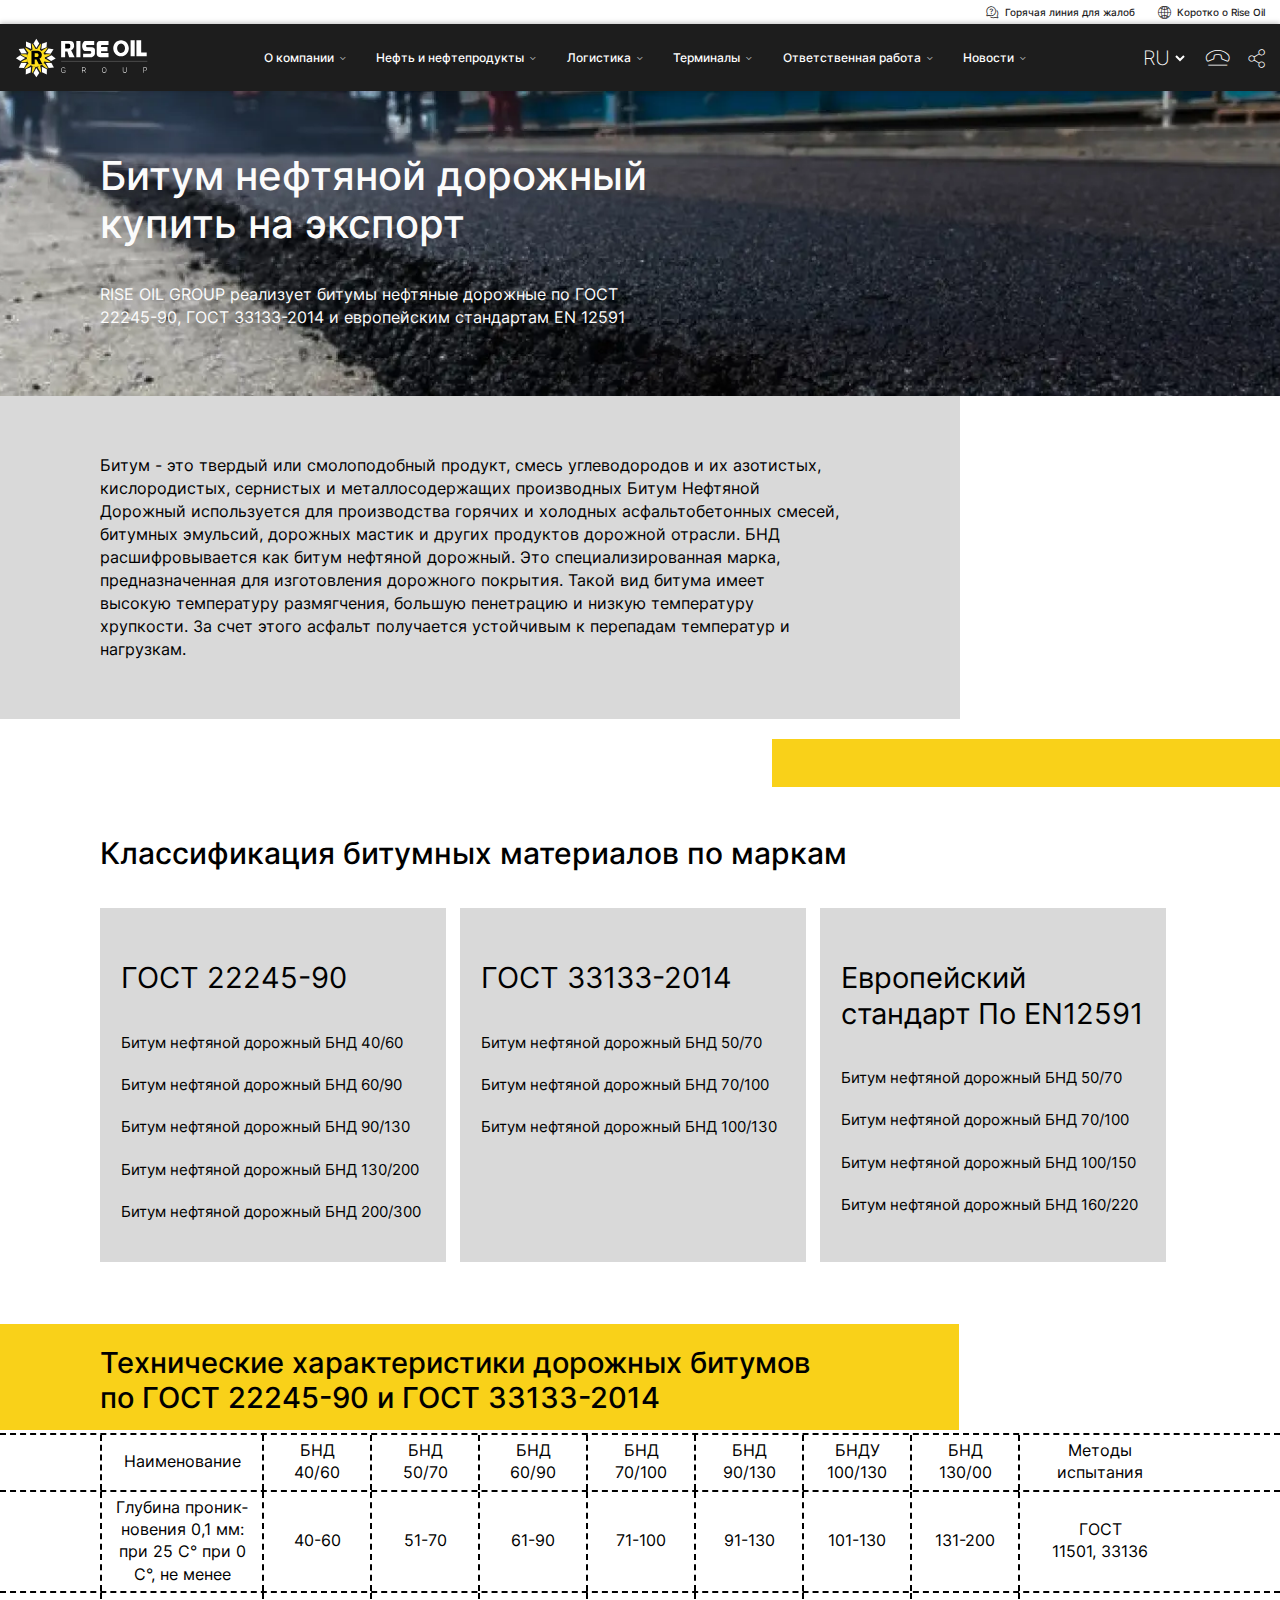
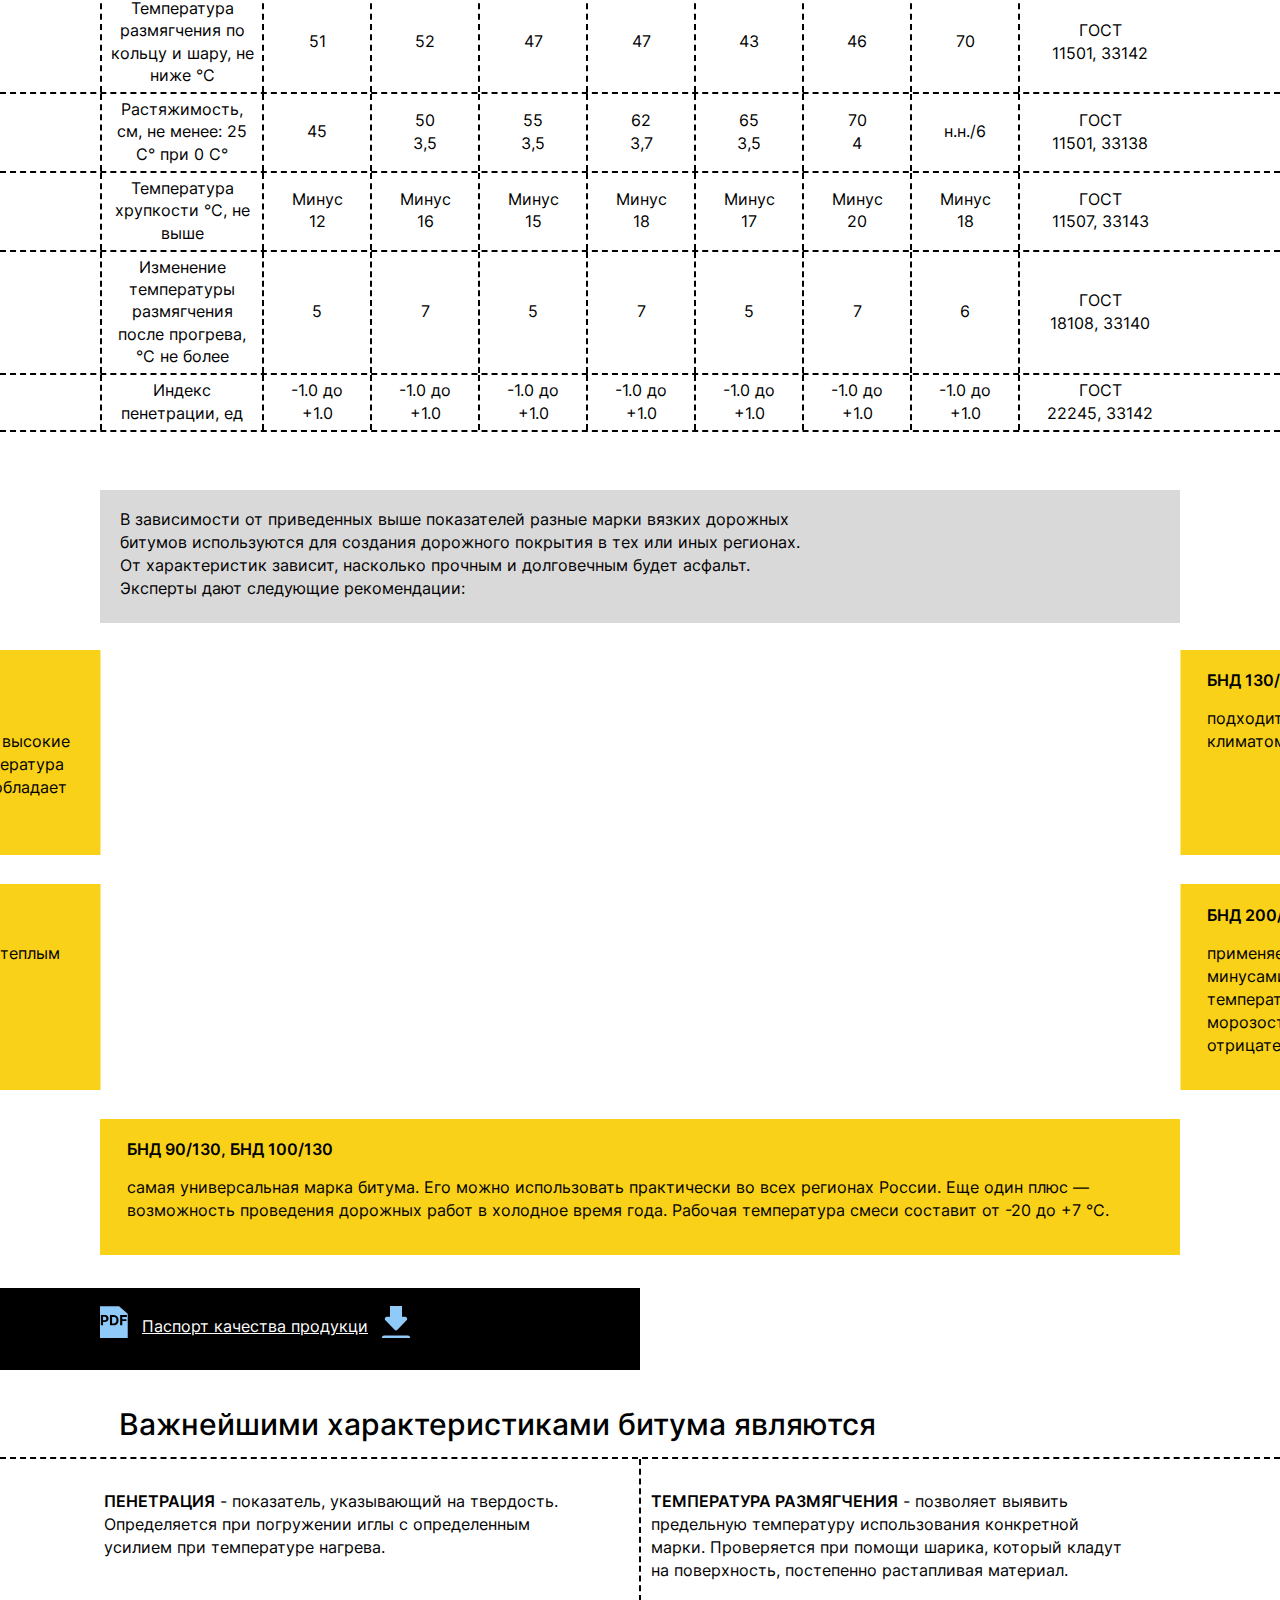
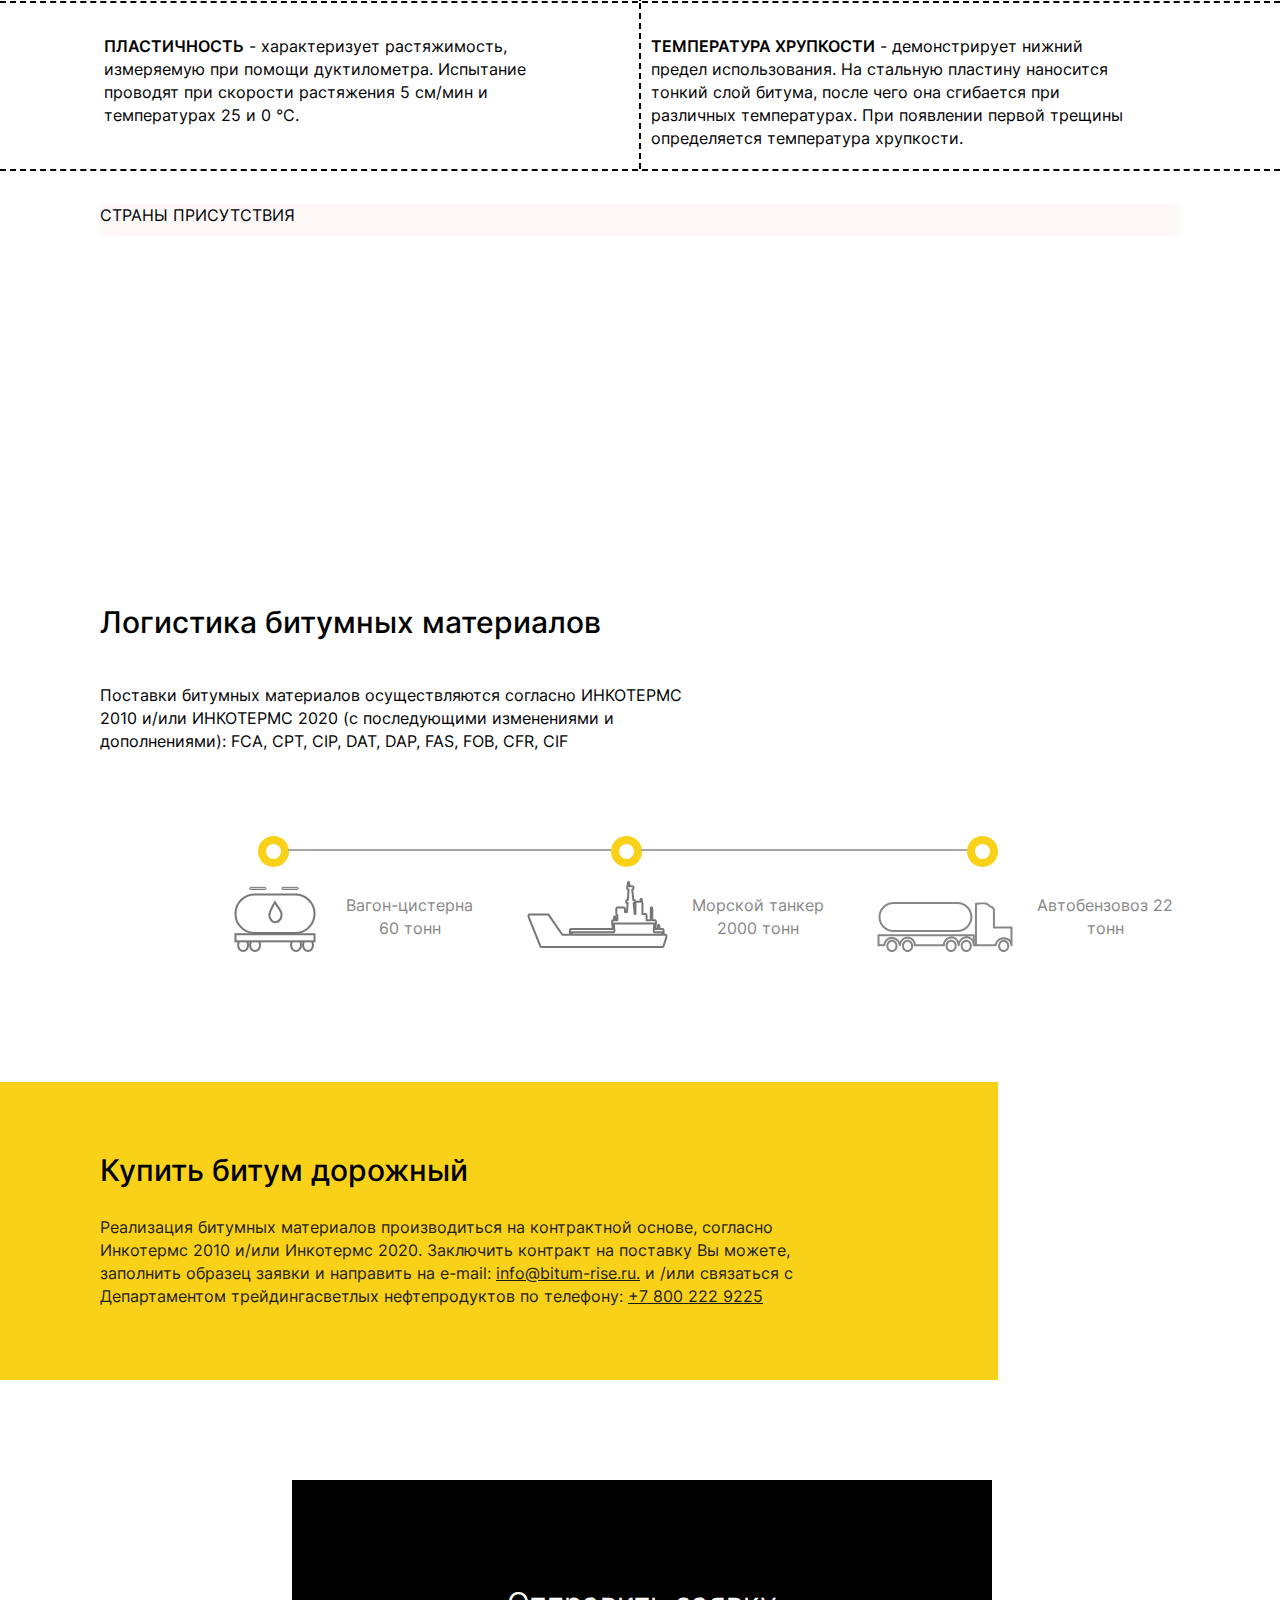
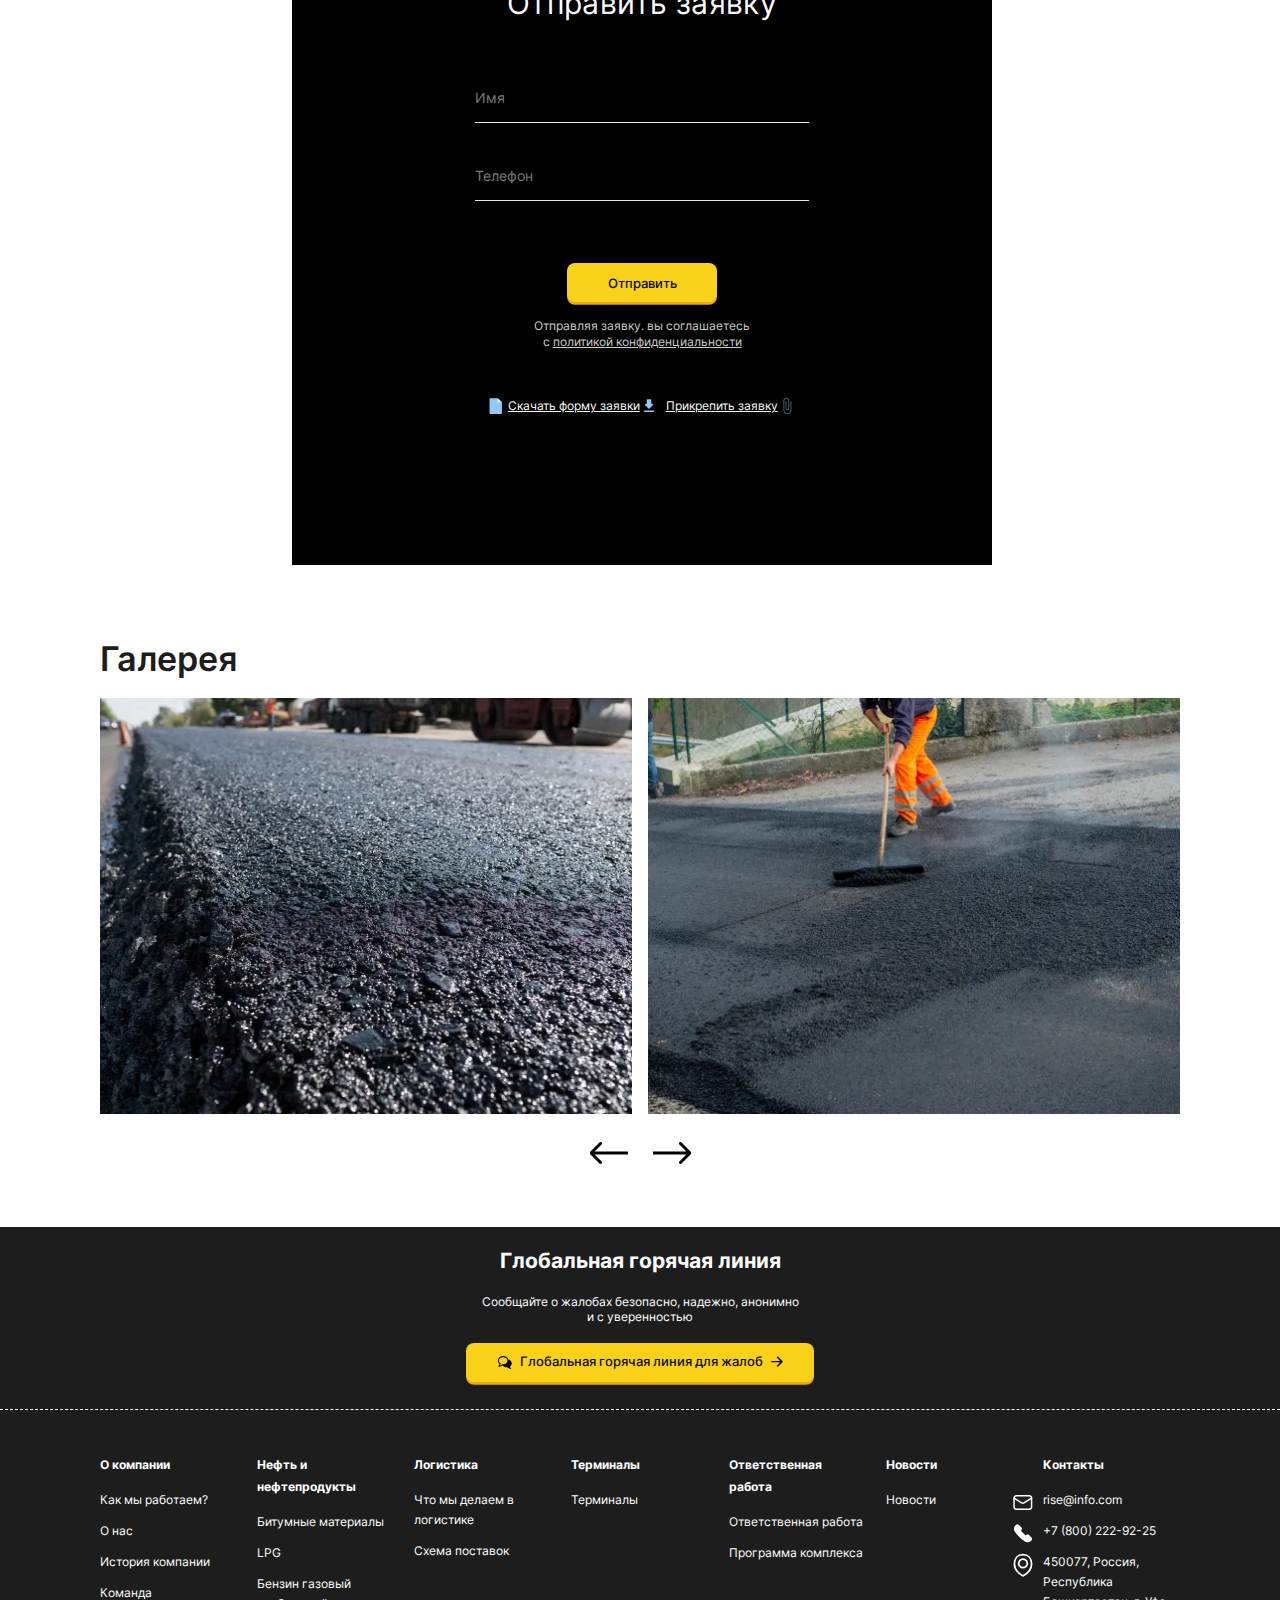
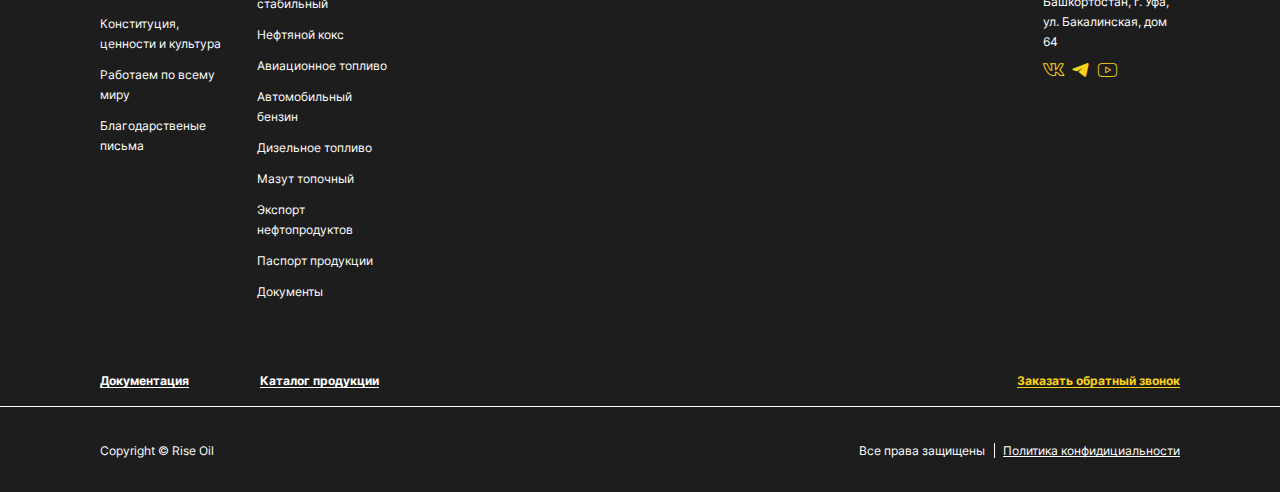
<file: bitum.html>
<!DOCTYPE html>
<html lang="ru">

<head>
	</div>
	<title>Битум нефтяной дорожный </title>
	<meta charset="UTF-8">
	<meta name="format-detection" content="telephone=no">
	<style>
		body {
			opacity: 0;
		}
	</style>
	<link rel="stylesheet" href="css/style.min.css?_v=20230122010536">
	<link rel="shortcut icon" href="favicon.ico">
	<!-- <meta name="robots" content="noindex, nofollow"> -->
	<meta name="viewport" content="width=device-width, initial-scale=1.0">
</head>




<body>
	<div class="wrapper">
		<header data-scroll="92" data-scroll-show="800" class="header">
			<div class="header__top-block header-top-block">
				<div style="height:24px;" data-da=".header-main-block__menu,991.98,last" class="header-top-block__container">
					<a href="#" class="header-top-block__hotline _icon-hotline">Горячая линия для жалоб</a>
					<a href=" #" class="header-top-block__info _icon-info">Коротко о Rise Oil</a>
				</div>
			</div>
			<nav class="header__main-block header-main-block">
				<div class="header-main-block__container">
					<a href="index.html" class="header-main-block__logo"><img style="width:136px; height:44px;" src="img/header/logo3.svg" alt="Rise Oil"></a>
					<ul data-one-spoller data-spollers class="header-main-block__menu">
						<li сlass="header-main-block__item">
							<a data-spoller-close data-spoller href="#" class="header-main-block__link">О компании</a>
							<div class="header-main-block__submenu header-submenu">
								<div class="header-submenu__container">
									<div class="header-submenu__content">
										<h2 class="header-submenu__title">О компании</h2>
										<div class="header-submenu__text">Наше видение – это все более процветающий мир, в котором нефть и
											нефтепродукты беспрепятственно доставляются из любой точки мира в места наибольшего спроса.
											Мы стараемся делать это быстро и ответственно</div>
									</div>
									<ul class="header-submenu__items">
										<li class="header-submenu__item"><a href="#" class="header-submenu__link">Как мы работаем?</a></li>
										<li class="header-submenu__item"><a href="#" class="header-submenu__link">О нас</a></li>
										<li class="header-submenu__item"><a href="team.html" class="header-submenu__link">Команда</a></li>
										<li class="header-submenu__item"><a href="work-world.html" class="header-submenu__link">Работаем по
												всему миру</a>
										</li>
										<li class="header-submenu__item"><a href="#" class="header-submenu__link">История компании</a>
										</li>
										<li class="header-submenu__item"><a href="#" class="header-submenu__link">Конституция, ценности и
												культура </a>
										</li>
										<li class="header-submenu__item"><a href="#" class="header-submenu__link">Благодарственные письма</a>
										</li>
									</ul>
								</div>
							</div>
						</li>
						<li class="header-main-block__item">
							<a data-spoller-close data-spoller href="#" class="header-main-block__link">Нефть и нефтепродукты</a>
							<div class="header-main-block__submenu header-submenu">
								<div class="header-submenu__container">
									<div class="header-submenu__content">
										<h2 class="header-submenu__title">Нефть и нефтепродукты</h2>
										<div class="header-submenu__text">Наше видение – это все более процветающий мир, в котором нефть и
											нефтепродукты беспрепятственно доставляются из любой точки мира в места наибольшего спроса.
											Мы стараемся делать это быстро и ответственно</div>
									</div>
									<ul class="header-submenu__items">
										<li class="header-submenu__item"><a href="bitum.html" class="header-submenu__link">Битумные
												материалы</a></li>
										<li class="header-submenu__item"><a href="sug.html" class="header-submenu__link">LPG</a></li>
										<li class="header-submenu__item"><a href="bgs.html" class="header-submenu__link">Бензин газовый
												стабильный</a></li>
										<li class="header-submenu__item"><a href="#" class="header-submenu__link">Нефтяной кокс</a></li>
										<li class="header-submenu__item"><a href="#" class="header-submenu__link">Авиационное топливо</a></li>
										<li class="header-submenu__item"><a href="#" class="header-submenu__link">Автомобильный бензин</a></li>
										<li class="header-submenu__item"><a href="#" class="header-submenu__link">Дизельное топливо</a></li>
										<li class="header-submenu__item"><a href="#" class="header-submenu__link">Мазут топочный</a></li>
										<li class="header-submenu__item"><a href="#" class="header-submenu__link">Экспорт нефтопродуктов</a>
										</li>
										<li class="header-submenu__item"><a href="#" class="header-submenu__link">Паспорт продукции</a></li>
										<li class="header-submenu__item"><a href="#" class="header-submenu__link">Документы</a></li>
									</ul>
								</div>
							</div>
						</li>
						<li class="header-main-block__item">
							<a data-spoller-close data-spoller href="#" class="header-main-block__link">Логистика</a>
							<div class="header-main-block__submenu header-submenu">
								<div class="header-submenu__container">
									<div class="header-submenu__content">
										<h2 class="header-submenu__title">Логистика</h2>
										<div class="header-submenu__text">Наше видение – это все более процветающий мир, в котором нефть и
											нефтепродукты беспрепятственно доставляются из любой точки мира в места наибольшего спроса.
											Мы стараемся делать это быстро и ответственно</div>
									</div>
									<ul class="header-submenu__items">
										<li class="header-submenu__item"><a href="#" class="header-submenu__link">Что мы делаем в логистике</a>
										</li>
										<li class="header-submenu__item"><a href="#" class="header-submenu__link">Схема поставок</a></li>
									</ul>
								</div>
							</div>
						</li>
						<li class="header-main-block__item">
							<a data-spoller-close data-spoller href="#" class="header-main-block__link">Терминалы</a>
							<div class="header-main-block__submenu header-submenu">
								<div class="header-submenu__container">
									<div class="header-submenu__content">
										<h2 class="header-submenu__title">Терминалы</h2>
										<div class="header-submenu__text">Наше видение – это все более процветающий мир, в котором нефть и
											нефтепродукты беспрепятственно доставляются из любой точки мира в места наибольшего спроса.
											Мы стараемся делать это быстро и ответственно</div>
									</div>
									<ul class="header-submenu__items">
										<li class="header-submenu__item"><a href="terminal.html" class="header-submenu__link">Терминалы</a></li>
									</ul>
								</div>
							</div>
						</li>
						<li class="header-main-block__item">
							<a data-spoller-close data-spoller href="#" class="header-main-block__link">Ответственная работа</a>
							<div class="header-main-block__submenu header-submenu">
								<div class="header-submenu__container">
									<div class="header-submenu__content">
										<h2 class="header-submenu__title">Ответственная работа</h2>
										<div class="header-submenu__text">Наше видение – это все более процветающий мир, в котором нефть и
											нефтепродукты беспрепятственно доставляются из любой точки мира в места наибольшего спроса.
											Мы стараемся делать это быстро и ответственно</div>
									</div>
									<ul class="header-submenu__items">
										<li class="header-submenu__item"><a href="#" class="header-submenu__link">Ответственная работа</a></li>
										<li class="header-submenu__item"><a href="#" class="header-submenu__link">Программа комплекса</a></li>
									</ul>
								</div>
							</div>
						</li>
						<li class="header-main-block__item">
							<a data-spoller-close data-spoller href="#" class="header-main-block__link">Новости</a>
							<div class="header-main-block__submenu header-submenu">
								<div class="header-submenu__container">
									<div class="header-submenu__content">
										<h2 class="header-submenu__title">Новости</h2>
										<div class="header-submenu__text">Наше видение – это все более процветающий мир, в котором нефть и
											нефтепродукты беспрепятственно доставляются из любой точки мира в места наибольшего спроса.
											Мы стараемся делать это быстро и ответственно</div>
									</div>
									<ul class="header-submenu__items">
										<li class="header-submenu__item"><a href="news.html" class="header-submenu__link">Новости</a></li>
									</ul>
								</div>
							</div>
						</li>
						<div class="header-main-block__item header-main-block__item_networks">
							<a href="#" class="header-main-block__item_network-link _icon-vk"></a>
							<a href="#" class="header-main-block__item_network-link _icon-telegram"></a>
							<a href="#" class="header-main-block__item_network-link _icon-youtube"></a>
						</div>
					</ul>
					<div class="header-main-block__actions">
						<select class="header-main-block__language">
							<option value="ru" selected>ru</option>
							<option value="en">en</option>
							<option value="ch">ch</option>
						</select>
						<a href="tel:1234" class="header-main-block__phone _icon-phone"></a>
						<button type="button" class="header-main-block__share _icon-share"></button>
					</div>
					<button type="button" class="header__burger icon-menu"><span></span></button>
				</div>
			</nav>
		</header>

		<main class="bitum-page">
			<section class="bitum-page__block-1 bitum-page-block-1">
				<div class="bitum-page-block-1__container">
					<h1 class="bitum-page-block-1__title">Битум нефтяной дорожный купить на экспорт</h1>
					<div class="bitum-page-block-1__text">RISE OIL GROUP реализует битумы нефтяные дорожные по ГОСТ 22245-90, ГОСТ
						33133-2014 и европейским стандартам EN 12591</div>
				</div>
			</section>
			<section class="bitum-page__block-2 bitum-page-block-2">
				<div class="bitum-page-block-2__container">
					<div class="bitum-page-block-2__text">
						<p>
							Битум - это твердый или смолоподобный продукт, смесь углеводородов и их азотистых, кислородистых,
							сернистых
							и металлосодержащих производных
							Битум Нефтяной Дорожный используется для производства горячих и холодных асфальтобетонных смесей, битумных
							эмульсий, дорожных мастик и других продуктов дорожной отрасли.
							БНД расшифровывается как битум нефтяной дорожный. Это специализированная марка, предназначенная для
							изготовления дорожного покрытия. Такой вид битума имеет высокую температуру размягчения, большую
							пенетрацию
							и низкую температуру хрупкости. За счет этого асфальт получается устойчивым к перепадам температур и
							нагрузкам.
						</p>
					</div>
				</div>
			</section>
			<section class="bitum-page__block-3 bitum-page-block-3">
				<div class="bitum-page-block-3__container">
					<h2 class="bitum-page-block-3__title">Классификация битумных материалов по маркам</h2>
					<div class="bitum-page-block-3__items">
						<div class="bitum-page-block-3__item">
							<h3 class="bitum-page-block-3__subtitle">ГОСТ 22245-90</h3>
							<div class="bitum-page-block-3__name">Битум нефтяной дорожный БНД 40/60</div>
							<div class="bitum-page-block-3__name">Битум нефтяной дорожный БНД 60/90</div>
							<div class="bitum-page-block-3__name">Битум нефтяной дорожный БНД 90/130</div>
							<div class="bitum-page-block-3__name">Битум нефтяной дорожный БНД 130/200</div>
							<div class="bitum-page-block-3__name">Битум нефтяной дорожный БНД 200/300</div>
						</div>
						<div class="bitum-page-block-3__item">
							<h3 class="bitum-page-block-3__subtitle">ГОСТ 33133-2014</h3>
							<div class="bitum-page-block-3__name">Битум нефтяной дорожный БНД 50/70</div>
							<div class="bitum-page-block-3__name">Битум нефтяной дорожный БНД 70/100</div>
							<div class="bitum-page-block-3__name">Битум нефтяной дорожный БНД 100/130</div>
						</div>
						<div class="bitum-page-block-3__item">
							<h3 class="bitum-page-block-3__subtitle">Европейский стандарт По EN12591</h3>
							<div class="bitum-page-block-3__name">Битум нефтяной дорожный БНД 50/70</div>
							<div class="bitum-page-block-3__name">Битум нефтяной дорожный БНД 70/100</div>
							<div class="bitum-page-block-3__name">Битум нефтяной дорожный БНД 100/150</div>
							<div class="bitum-page-block-3__name">Битум нефтяной дорожный БНД 160/220</div>
						</div>
					</div>
				</div>
			</section>
			<section class="bitum-page__block-4 bitum-page-block-4">
				<div class="bitum-page-block-4__title-box __container">
					<h2 class="bitum-page-block-4__title">Технические
						характеристики дорожных битумов по ГОСТ
						22245-90 и
						ГОСТ
						33133-2014</h2>
				</div>
				<div class="bitum-page-block-4__row-1">
					<div class="bitum-page-block-4__container">
						<div class="bitum-page-block-4__item">Наимено&shy;вание</div>
						<div class="bitum-page-block-4__item">БНД<br> 40/&shy;60</div>
						<div class="bitum-page-block-4__item">БНД<br> 50/&shy;70</div>
						<div class="bitum-page-block-4__item">БНД<br> 60/&shy;90</div>
						<div class="bitum-page-block-4__item">БНД<br> 70/&shy;100</div>
						<div class="bitum-page-block-4__item">БНД<br> 90/&shy;130</div>
						<div class="bitum-page-block-4__item">БН&shy;ДУ<br> 100/&shy;130</div>
						<div class="bitum-page-block-4__item">БНД<br> 13&shy;0/&shy;00</div>
						<div class="bitum-page-block-4__item">Методы<br> испы&shy;тания</div>
					</div>
				</div>
				<div class="bitum-page-block-4__row-2">
					<div class="bitum-page-block-4__container">
						<div class="bitum-page-block-4__item">Глубина проник&shy;новения 0,1 мм: при 25 С° при 0 С°, не менее</div>
						<div class="bitum-page-block-4__item">40-60</div>
						<div class="bitum-page-block-4__item">51-70</div>
						<div class="bitum-page-block-4__item">61-90</div>
						<div class="bitum-page-block-4__item">71-100</div>
						<div class="bitum-page-block-4__item">91-130</div>
						<div class="bitum-page-block-4__item">101-130</div>
						<div class="bitum-page-block-4__item">131-200</div>
						<div class="bitum-page-block-4__item">ГОСТ<br> 11501, 33136</div>
					</div>
				</div>
				<div class="bitum-page-block-4__row-3">
					<div class="bitum-page-block-4__container">
						<div class="bitum-page-block-4__item">Темпе&shy;ратура размягчения по кольцу и шару, не ниже °С</div>
						<div class="bitum-page-block-4__item">51</div>
						<div class="bitum-page-block-4__item">52</div>
						<div class="bitum-page-block-4__item">47</div>
						<div class="bitum-page-block-4__item">47</div>
						<div class="bitum-page-block-4__item">43</div>
						<div class="bitum-page-block-4__item">46</div>
						<div class="bitum-page-block-4__item">70</div>
						<div class="bitum-page-block-4__item">ГОСТ<br> 11501, 33142</div>
					</div>
				</div>
				<div class="bitum-page-block-4__row-4">
					<div class="bitum-page-block-4__container">
						<div class="bitum-page-block-4__item">Растя&shy;жимость, см, не менее: 25 С° при 0 С°</div>
						<div class="bitum-page-block-4__item">45</div>
						<div class="bitum-page-block-4__item">50<br>3,5</div>
						<div class="bitum-page-block-4__item">55<br>3,5</div>
						<div class="bitum-page-block-4__item">62<br>3,7</div>
						<div class="bitum-page-block-4__item">65<br>3,5</div>
						<div class="bitum-page-block-4__item">70<br>4</div>
						<div class="bitum-page-block-4__item">н.&shy;н./6</div>
						<div class="bitum-page-block-4__item">ГОСТ<br> 11501, 33138</div>
					</div>
				</div>
				<div class="bitum-page-block-4__row-5">
					<div class="bitum-page-block-4__container">
						<div class="bitum-page-block-4__item">Температура хрупкости °С, не выше</div>
						<div class="bitum-page-block-4__item">Ми&shy;нус<br>12</div>
						<div class="bitum-page-block-4__item">Ми&shy;нус<br>16</div>
						<div class="bitum-page-block-4__item">Ми&shy;нус<br>15</div>
						<div class="bitum-page-block-4__item">Ми&shy;нус<br>18</div>
						<div class="bitum-page-block-4__item">Ми&shy;нус<br>17</div>
						<div class="bitum-page-block-4__item">Ми&shy;нус<br>20</div>
						<div class="bitum-page-block-4__item">Ми&shy;нус<br>18</div>
						<div class="bitum-page-block-4__item">ГОСТ<br> 11507, 33143</div>
					</div>
				</div>
				<div class="bitum-page-block-4__row-6">
					<div class="bitum-page-block-4__container">
						<div class="bitum-page-block-4__item">Изменение температуры размягчения после прогрева, °С не более</div>
						<div class="bitum-page-block-4__item">5</div>
						<div class="bitum-page-block-4__item">7</div>
						<div class="bitum-page-block-4__item">5</div>
						<div class="bitum-page-block-4__item">7</div>
						<div class="bitum-page-block-4__item">5</div>
						<div class="bitum-page-block-4__item">7</div>
						<div class="bitum-page-block-4__item">6</div>
						<div class="bitum-page-block-4__item">ГОСТ<br> 18108, 33140</div>
					</div>
				</div>
				<div class="bitum-page-block-4__row-7">
					<div class="bitum-page-block-4__container">
						<div class="bitum-page-block-4__item">Индекс пенетрации, ед</div>
						<div class="bitum-page-block-4__item">-1.0 до<br>+1.0</div>
						<div class="bitum-page-block-4__item">-1.0 до<br>+1.0</div>
						<div class="bitum-page-block-4__item">-1.0 до<br>+1.0</div>
						<div class="bitum-page-block-4__item">-1.0 до<br>+1.0</div>
						<div class="bitum-page-block-4__item">-1.0 до<br>+1.0</div>
						<div class="bitum-page-block-4__item">-1.0 до<br>+1.0</div>
						<div class="bitum-page-block-4__item">-1.0 до<br>+1.0</div>
						<div class="bitum-page-block-4__item">ГОСТ<br> 22245, 33142</div>
					</div>
				</div>
			</section>
			<section class="bitum-page__block-5 bitum-page-block-5">
				<div class="bitum-page-block-5__container">
					<div class="bitum-page-block-5__top-text">
						<p>
							В зависимости от приведенных выше показателей разные марки вязких дорожных битумов используются для
							создания
							дорожного покрытия в тех или иных регионах. От характеристик зависит, насколько прочным и долговечным
							будет
							асфальт. Эксперты дают следующие рекомендации:
						</p>
					</div>
					<div class="bitum-page-block-5__items">
						<div data-watch data-watch-once data-watch-margin="100" class="bitum-page-block-5__item">
							<h3 class="bitum-page-block-5__title">БНД 35/50, БНД 40/60, БНД 50/70 </h3>
							<div class="bitum-page-block-5__text">идеально подходит для теплых регионов с летней температурой выше 35
								°С. Он хорошо выдерживает высокие температуры и не размягчается, в то же время температура хрупкости
								достаточно высокая, поэтому покрытие обладает низкой морозостойкостью.</div>
						</div>
						<div data-watch data-watch-once data-watch-margin="100" class="bitum-page-block-5__item">
							<h3 class="bitum-page-block-5__title">БНД 130/200</h3>
							<div class="bitum-page-block-5__text">подходит для укладки в регионах с умеренным и холодным климатом.
							</div>
						</div>
						<div data-watch data-watch-once data-watch-margin="100" class="bitum-page-block-5__item">
							<h3 class="bitum-page-block-5__title">БНД 60/90, БНД 70/100</h3>
							<div class="bitum-page-block-5__text">также преимущественно используется в регионах с теплым климатом.
							</div>
						</div>
						<div data-watch data-watch-once data-watch-margin="100" class="bitum-page-block-5__item">
							<h3 class="bitum-page-block-5__title">БНД 200/300</h3>
							<div class="bitum-page-block-5__text">применяется преимущественно в районах с большими минусами осенью,
								зимой и весной (среднемесячная температура до -20 °С), поскольку обладает самой высокой морозостойкостью
								и не растрескивается под воздействием отрицательных температур.</div>
						</div>
						<div class="bitum-page-block-5__item">
							<h3 class="bitum-page-block-5__title">БНД 90/130, БНД 100/130</h3>
							<div class="bitum-page-block-5__text">самая универсальная марка битума. Его можно использовать практически
								во всех регионах России. Еще один плюс — возможность проведения дорожных работ в холодное время года.
								Рабочая температура смеси составит от -20 до +7 °С.</div>
						</div>
					</div>
				</div>
				<div class="bitum-page-block-5__passport">
					<a href="#" class="bitum-page-block-5__passport-link"><span>Паспорт качества продукци</span></a>
				</div>
			</section>
			<section class="bitum-page__block-6 bitum-page-block-6">
				<h2 class="bitum-page-block-6__title">Важнейшими характеристиками битума являются</h2>
				<div class="bitum-page-block-6__row-1">
					<div class="bitum-page-block-6__container">
						<div class="bitum-page-block-6__item">
							<h3 class="bitum-page-block-6__subtitle">ПЕНЕТРАЦИЯ</h3>
							<div class="bitum-page-block-6__text"> - показатель, указывающий на твердость. Определяется при погружении
								иглы с определенным усилием при температуре нагрева.</div>
						</div>
						<div class="bitum-page-block-6__item">
							<h3 class="bitum-page-block-6__subtitle">ТЕМПЕРАТУРА РАЗМЯГЧЕНИЯ</h3>
							<div class="bitum-page-block-6__text"> - позволяет выявить предельную температуру использования конкретной
								марки. Проверяется при помощи шарика, который кладут на поверхность, постепенно растапливая материал.
							</div>
						</div>
					</div>
				</div>
				<div class="bitum-page-block-6__row-2">
					<div class="bitum-page-block-6__container">
						<div class="bitum-page-block-6__item">
							<h3 class="bitum-page-block-6__subtitle">ПЛАСТИЧНОСТЬ</h3>
							<div class="bitum-page-block-6__text"> - характеризует растяжимость, измеряемую при помощи дуктилометра.
								Испытание проводят при скорости растяжения 5 см/мин и температурах 25 и 0 °С.</div>
						</div>
						<div class="bitum-page-block-6__item">
							<h3 class="bitum-page-block-6__subtitle">ТЕМПЕРАТУРА ХРУПКОСТИ</h3>
							<div class="bitum-page-block-6__text"> - демонстрирует нижний предел использования. На стальную пластину
								наносится тонкий слой битума, после чего она сгибается при различных температурах. При появлении первой
								трещины определяется температура хрупкости.
							</div>
						</div>
					</div>
				</div>
			</section>
			<section class="bitum-page__block-7 bitum-page-block-7">
				<div class="bitum-page-block-7__container">
					<h2 class="bitum-page-block-7__title">СТРАНЫ ПРИСУТСТВИЯ</h2>
					<div class="bitum-page-block-7__map">
						<iframe src="https://yandex.ru/map-widget/v1/?um=constructor%3Adf0b1d230290ffbace89c706a5ba42ffaea805093dd9118d327c3b33d704a46c&amp;source=constructor" frameborder="0"></iframe>
					</div>
				</div>
			</section>
			<section class="bitum-page__block-8 bitum-page-block-8">
				<div class="bitum-page-block-8__container">
					<h2 class="bitum-page-block-8__title">Логистика битумных материалов</h2>
					<div class="bitum-page-block-8__text">Поставки битумных материалов осуществляются согласно ИНКОТЕРМС 2010
						и/или ИНКОТЕРМС 2020 (с последующими изменениями и дополнениями): FCA, CPT, CIP, DAT, DAP, FAS, FOB, CFR,
						CIF </div>
					<div class="bitum-page-block-8__decoration">
						<div class="bitum-page-block-8__decoration_circle-big">
							<div class="bitum-page-block-8__decoration_circle-small"></div>
						</div>
						<div class="bitum-page-block-8__decoration_circle-big">
							<div class="bitum-page-block-8__decoration_circle-small"></div>
						</div>
						<div class="bitum-page-block-8__decoration_circle-big">
							<div class="bitum-page-block-8__decoration_circle-small"></div>
						</div>
					</div>
					<div class="bitum-page-block-8__items">
						<div class="bitum-page-block-8__item">
							<div class="bitum-page-block-8__image"><img src="img/bgs-page/block-5-1.svg" alt="Формы отгрузки">
							</div>
							<div class="bitum-page-block-8__info">Вагон-цистерна 60 тонн</div>
						</div>
						<div class="bitum-page-block-8__item">
							<div class="bitum-page-block-8__image"><img src="img/bgs-page/block-5-2.svg" alt="Формы отгрузки">
							</div>
							<div class="bitum-page-block-8__info">Морской танкер 2000 тонн</div>
						</div>
						<div class="bitum-page-block-8__item">
							<div class="bitum-page-block-8__image"><img src="img/bgs-page/block-5-3.svg" alt="Формы отгрузки">
							</div>
							<div class="bitum-page-block-8__info">Автобензовоз 22 тонн</div>
						</div>
					</div>
				</div>
			</section>
			<section class="bitum-page__block-9 bitum-page-block-9">
				<div class="bitum-page-block-9__container">
					<h2 class="bitum-page-block-9__title">Купить битум дорожный</h2>
					<div class="bitum-page-block-9__text">Реализация битумных материалов производиться на контрактной основе,
						согласно Инкотермс
						2010
						и/или Инкотермс 2020. Заключить контракт на поставку Вы можете, заполнить образец заявки и направить
						на e-mail: <a href="mailto:info@bitum-rise.ru">info@bitum-rise.ru.</a> и
						/или связаться с Департаментом трейдингасветлых нефтепродуктов по
						телефону: <a href="tel:78002229225">+7 800 222 9225</a></div>
					<div class="bitum-page-block-9__form-request-container">
						<div class="request__body undefined">
							<h2 class="request__title">Отправить заявку</h2>
							<form id="form" data-popup-message="#request-popup" action="#" class="request__form">
								<input id="form-name" data-required autocomplete="off" type="text" name="form[]" data-error="" placeholder="Имя" class="request__input undefined">
								<input id="form-phone" data-required autocomplete="off" type="text" name="form[]" data-error="" placeholder="Телефон" class="request__input undefined">
								<button type="submit" class="request__button">Отправить</button>
							</form>
							<div class="request__privacy undefined">
								Отправляя заявку. вы соглашаетесь с <a href="#" class="request__privacy-link">политикой
									конфиденциальности</a>
							</div>
							<div class="request__requests undefined">
								<a href="#" class="request__download">Скачать форму заявки</a>
								<a href="#" class="request__upload">Прикрепить заявку</a>
							</div>
						</div>
					</div>
				</div>
			</section>
			<section class="bitum-page__block-10 bitum-page-block-10">
				<div class="bitum-page-block-10__container">
					<h2 class="bitum-page-block-10__title">Галерея</h2>
					<div class="bitum-page-block-10__slider swiper">
						<div class="bitum-page-block-10__wrapper swiper-wrapper">
							<a href="#" class="bitum-page-block-10__slide swiper-slide">
								<picture><source srcset="img/bitum-page/1.webp" type="image/webp"><img src="img/bitum-page/1.jpg" alt="Битум дорожный"></picture>
							</a>
							<a href="#" class="bitum-page-block-10__slide swiper-slide">
								<picture><source srcset="img/bitum-page/2.webp" type="image/webp"><img src="img/bitum-page/2.jpg" alt="Битум дорожный"></picture>
							</a>
							<a href="#" class="bitum-page-block-10__slide swiper-slide">
								<picture><source srcset="img/bitum-page/1.webp" type="image/webp"><img src="img/bitum-page/1.jpg" alt="Битум дорожный"></picture>
							</a>
						</div>
						<div class="bitum-page-block-10__arrows">
							<div class="bitum-page-block-10__arrow bitum-page-block-10__arrow_prev"></div>
							<div class="bitum-page-block-10__arrow bitum-page-block-10__arrow_next"></div>
						</div>
					</div>
				</div>
			</section>
		</main>
		<footer class="footer">
			<div class="footer__top-block footer-top-block">
				<div class="footer-top-block__container">
					<h2 class="footer-top-block__title">Глобальная горячая линия</h2>
					<div class="footer-top-block__text">Сообщайте о жалобах безопасно, надежно, анонимно и с уверенностью</div>
					<a href="#" class="footer-top-block__button">Глобальная горячая линия для жалоб</a>
				</div>
			</div>
			<div class="footer__main-block footer-main-block">
				<div data-spollers="991.98,max" data-one-spoller class="footer-main-block__container">
					<div class="footer-main-block__column">
						<div data-spoller class="footer-main-block__title"><span>О компании</span></div>
						<ul class="footer-main-block__items">
							<li class="footer-main-block__item"><a href="#" class="footer-main-block__link">Как мы работаем?</a></li>
							<li class="footer-main-block__item"><a href="#" class="footer-main-block__link">О нас</a></li>
							<li class="footer-main-block__item"><a href="#" class="footer-main-block__link">История компании</a></li>
							<li class="footer-main-block__item"><a href="team.html" class="footer-main-block__link">Команда</a></li>
							<li class="footer-main-block__item"><a href="#" class="footer-main-block__link">Конституция, ценности и
									культура </a></li>
							<li class="footer-main-block__item"><a href="work-world.html" class="footer-main-block__link">Работаем по
									всему миру</a>
							</li>
							<li class="footer-main-block__item"><a href="#" class="footer-main-block__link">Благодарственые письма</a>
							</li>
						</ul>
					</div>
					<div class="footer-main-block__column">
						<div data-spoller class="footer-main-block__title"><span>Нефть и
								нефтепродукты</span></div>
						<ul class="footer-main-block__items">
							<li class="footer-main-block__item"><a href="bitum.html" class="footer-main-block__link">Битумные
									материалы</a></li>
							<li class="footer-main-block__item"><a href="sug.html" class="footer-main-block__link">LPG</a></li>
							<li class="footer-main-block__item"><a href="bgs.html" class="footer-main-block__link">Бензин газовый
									стабильный</a>
							</li>
							<li class="footer-main-block__item"><a href="#" class="footer-main-block__link">Нефтяной кокс</a></li>
							<li class="footer-main-block__item"><a href="#" class="footer-main-block__link">Авиационное топливо</a></li>
							<li class="footer-main-block__item"><a href="#" class="footer-main-block__link">Автомобильный бензин</a></li>
							<li class="footer-main-block__item"><a href="#" class="footer-main-block__link">Дизельное топливо</a></li>
							<li class="footer-main-block__item"><a href="#" class="footer-main-block__link">Мазут топочный</a></li>
							<li class="footer-main-block__item"><a href="#" class="footer-main-block__link">Экспорт нефтопродуктов</a>
							</li>
							<li class="footer-main-block__item"><a href="#" class="footer-main-block__link">Паспорт продукции</a></li>
							<li class="footer-main-block__item"><a href="#" class="footer-main-block__link">Документы</a></li>
						</ul>
					</div>
					<div class="footer-main-block__column">
						<div data-spoller class="footer-main-block__title"><span>Логистика</span></div>
						<ul class="footer-main-block__items">
							<li class="footer-main-block__item"><a href="#" class="footer-main-block__link">Что мы делаем в логистике</a>
							</li>
							<li class="footer-main-block__item"><a href="#" class="footer-main-block__link">Схема поставок</a></li>
						</ul>
					</div>
					<div class="footer-main-block__column">
						<div data-spoller class="footer-main-block__title"><span>Терминалы</span></div>
						<ul class="footer-main-block__items">
							<li class="footer-main-block__item"><a href="terminal.html" class="footer-main-block__link">Терминалы</a></li>
						</ul>
					</div>
					<div class="footer-main-block__column">
						<div data-spoller class="footer-main-block__title"><span>Ответственная
								работа</span></div>
						<ul class="footer-main-block__items">
							<li class="footer-main-block__item"><a href="#" class="footer-main-block__link">Ответственная работа</a></li>
							<li class="footer-main-block__item"><a href="#" class="footer-main-block__link">Программа комплекса</a></li>
						</ul>
					</div>
					<div class="footer-main-block__column">
						<div data-spoller class="footer-main-block__title"><span>Новости</span></div>
						<ul class="footer-main-block__items">
							<li class="footer-main-block__item"><a href="news.html" class="footer-main-block__link">Новости</a></li>
						</ul>
					</div>
					<div class="footer-main-block__column">
						<div data-spoller class="footer-main-block__title"><span>Контакты</span></div>
						<ul class="footer-main-block__items">
							<li class="footer-main-block__item"><a href="mailto:rise@info.com" class="footer-main-block__link footer-main-block__link_mail">rise@info.com</a></li>
							<li class="footer-main-block__item">
								<a href="tel:78002229225" class="footer-main-block__link footer-main-block__link_phone">+7 (800)
									222-92-25</a>
							</li>
							<li class="footer-main-block__item"><a href="#" class="footer-main-block__link footer-main-block__link_geo">450077, Россия,
									Республика
									Башкортостан, г. Уфа, ул. Бакалинская, дом 64</a></li>
							<li class="footer-main-block__item footer-main-block__item_networks">
								<a href="#" class="footer-main-block__item_network-link _icon-vk"></a>
								<a href="#" class="footer-main-block__item_network-link _icon-telegram"></a>
								<a href="#" class="footer-main-block__item_network-link _icon-youtube"></a>
							</li>
						</ul>
					</div>
				</div>
			</div>
			<div class="footer__bottom-block footer-bottom-block">
				<div class="footer-bottom-block__items">
					<div class="footer-bottom-block__container footer-bottom-block__container_top">
						<div class="footer-bottom-block__links">
							<a href="#" class="footer-bottom-block__link">Документация</a>
							<a href="#" class="footer-bottom-block__link">Каталог продукции</a>
						</div>
						<button type="button" class="footer-bottom-block__link footer-bottom-block__callback">Заказать обратный
							звонок</button>
					</div>
				</div>
				<div class="footer-bottom-block__copyrights">
					<div class="footer-bottom-block__container footer-bottom-block__container_bottom">
						<div class="footer-bottom-block__copyright">Copyright © Rise Oil</div>
						<div class="footer-bottom-block__privacy">
							<span>Все права защищены</span>
							<a href="#" class="footer-bottom-block__privacy-link">Политика конфидициальности</a>
						</div>
					</div>
				</div>
			</div>
		</footer>
	</div>
	<div id="request-popup" aria-hidden="true" class="popup">
		<div class="popup__wrapper">
			<div class="popup__content">
				<button data-close type="button" class="popup__close"></button>
				<div class="popup__text">
					Спасибо за отправку! Мы свяжемся с Вами в течении 15 минут!
				</div>
			</div>
		</div>
	</div>


	<script src="js/app.min.js?_v=20230122010536"></script>
</body>

</html>
</file>
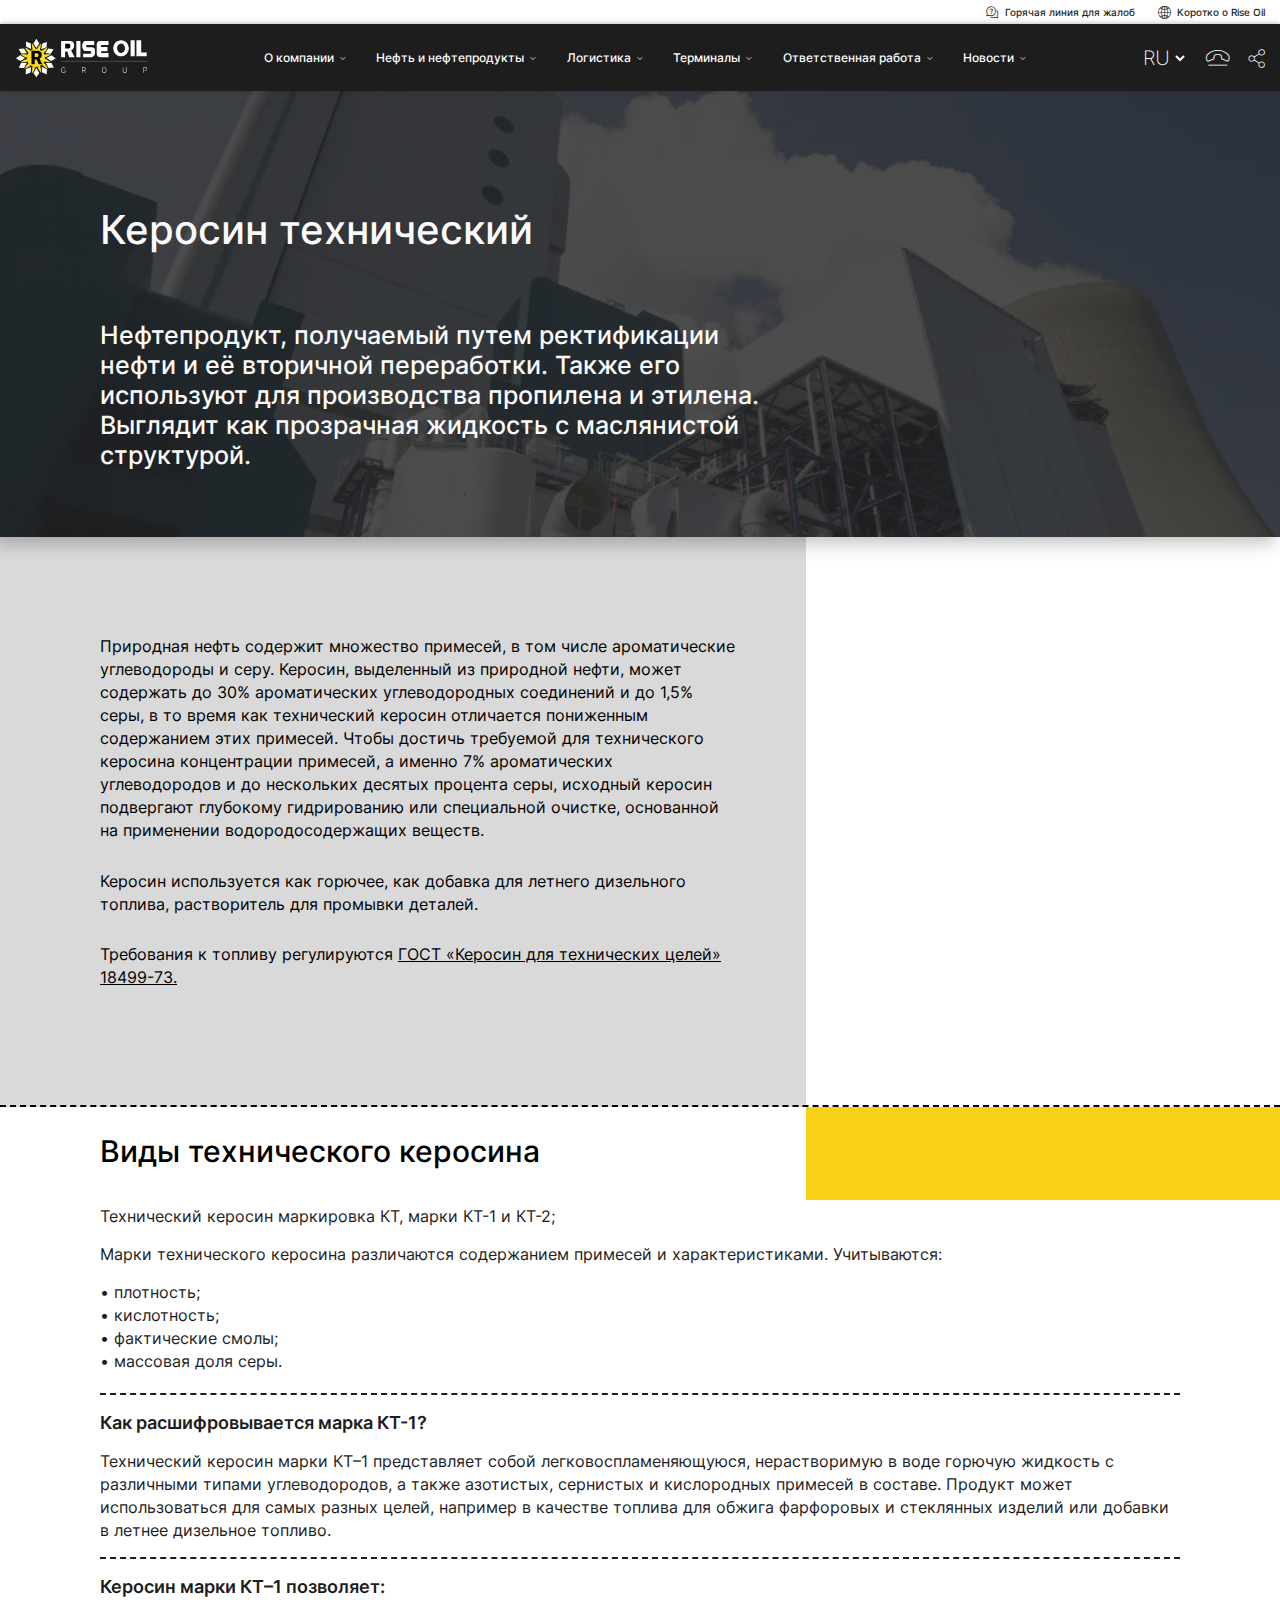
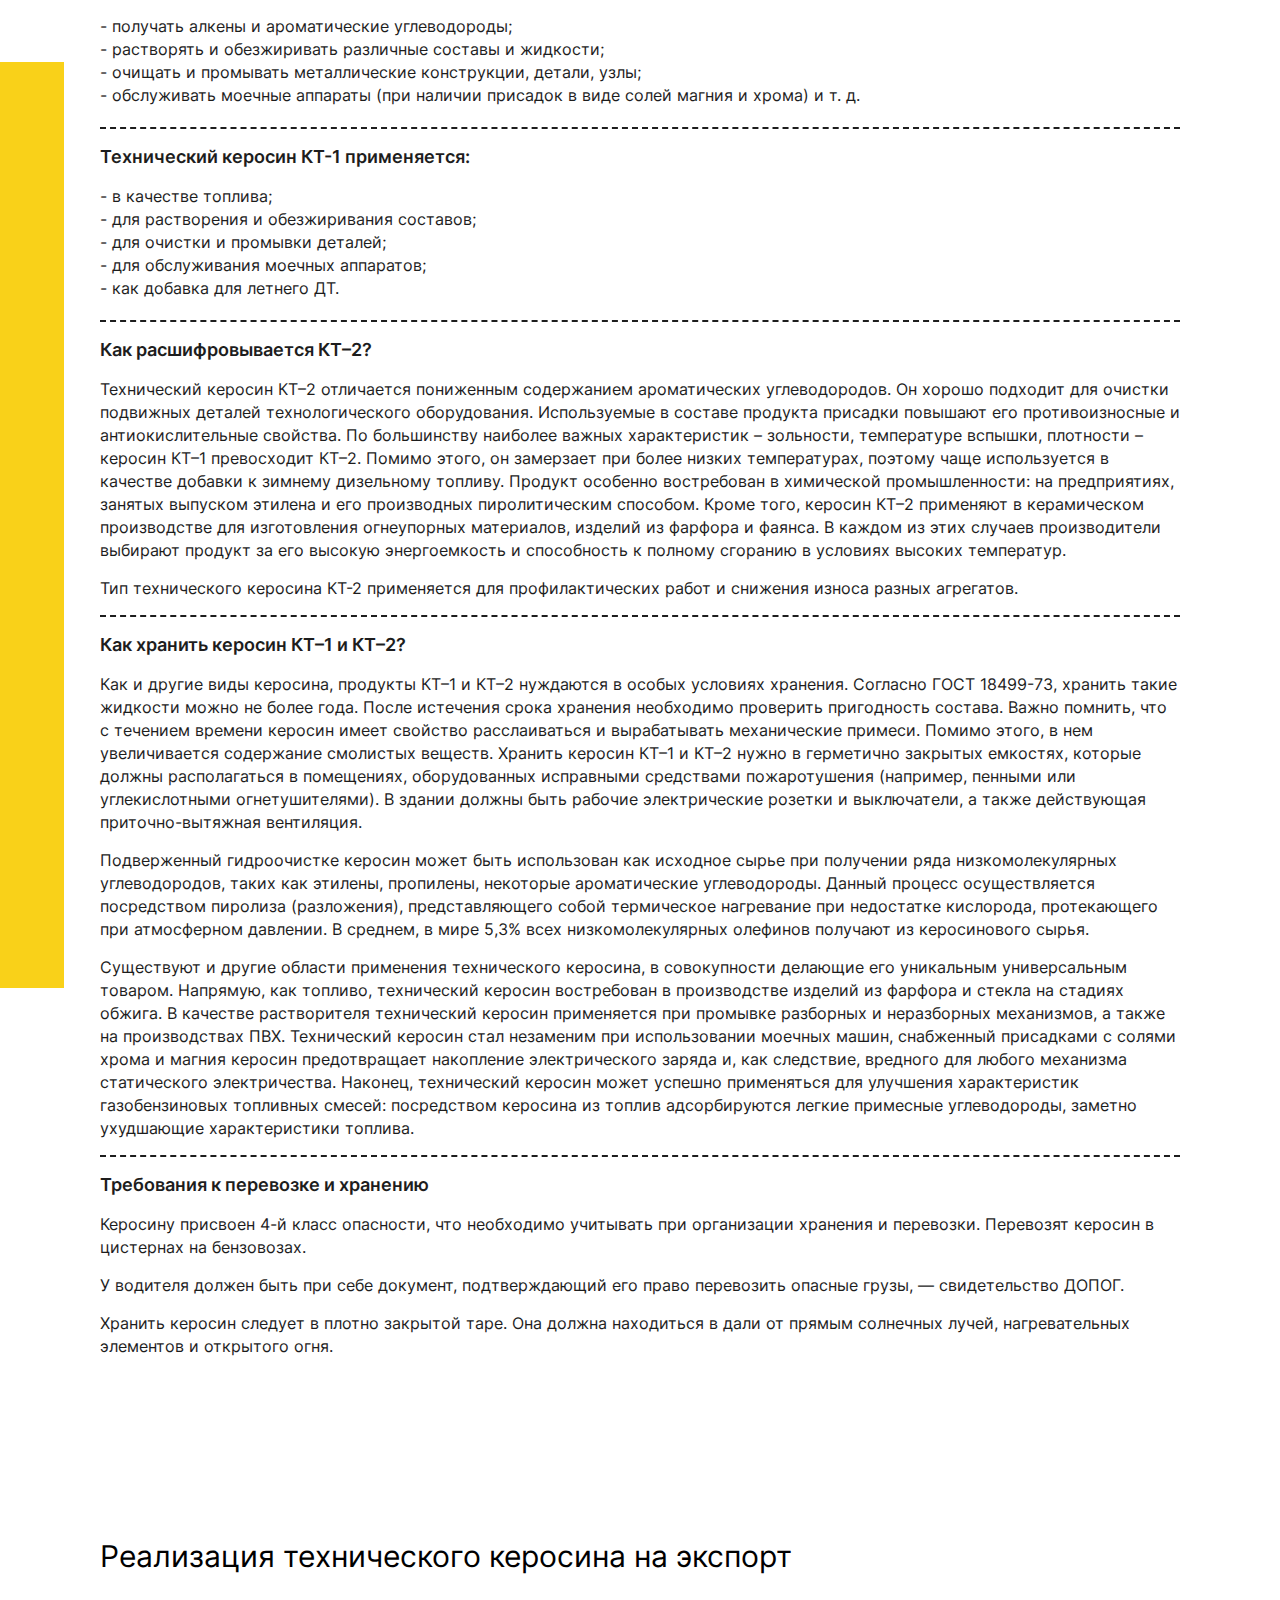
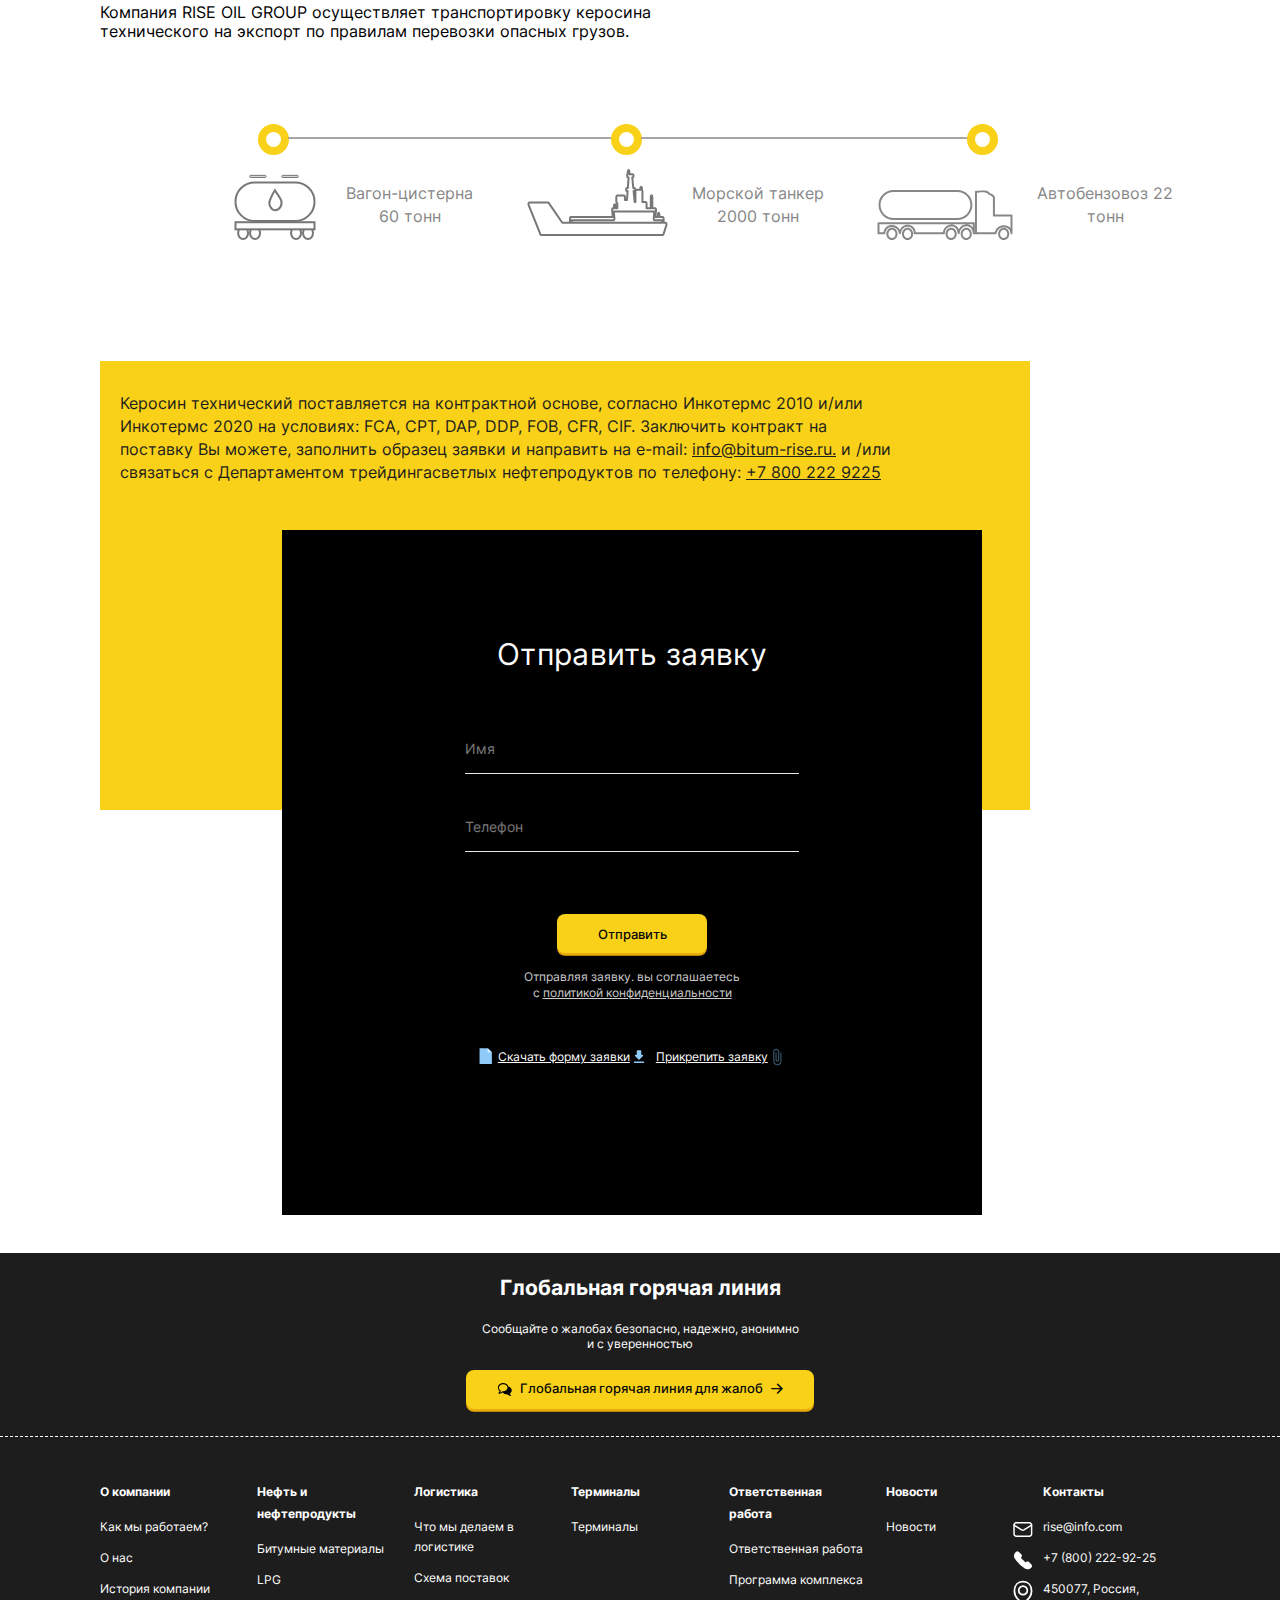
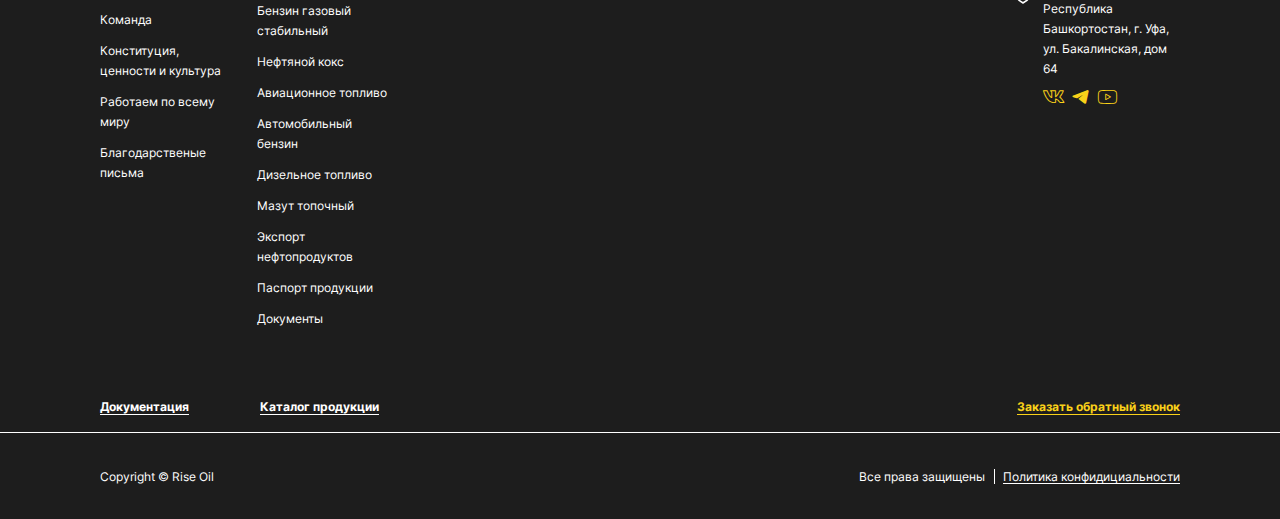
<file: kerosin.html>
<!DOCTYPE html>
<html lang="ru">

<head>
	</div>
	<title>Керосин технический</title>
	<meta charset="UTF-8">
	<meta name="format-detection" content="telephone=no">
	<style>
		body {
			opacity: 0;
		}
	</style>
	<link rel="stylesheet" href="css/style.min.css?_v=20230122010536">
	<link rel="shortcut icon" href="favicon.ico">
	<!-- <meta name="robots" content="noindex, nofollow"> -->
	<meta name="viewport" content="width=device-width, initial-scale=1.0">
</head>




<body>
	<div class="wrapper">
		<header data-scroll="92" data-scroll-show="800" class="header">
			<div class="header__top-block header-top-block">
				<div style="height:24px;" data-da=".header-main-block__menu,991.98,last" class="header-top-block__container">
					<a href="#" class="header-top-block__hotline _icon-hotline">Горячая линия для жалоб</a>
					<a href=" #" class="header-top-block__info _icon-info">Коротко о Rise Oil</a>
				</div>
			</div>
			<nav class="header__main-block header-main-block">
				<div class="header-main-block__container">
					<a href="index.html" class="header-main-block__logo"><img style="width:136px; height:44px;" src="img/header/logo3.svg" alt="Rise Oil"></a>
					<ul data-one-spoller data-spollers class="header-main-block__menu">
						<li сlass="header-main-block__item">
							<a data-spoller-close data-spoller href="#" class="header-main-block__link">О компании</a>
							<div class="header-main-block__submenu header-submenu">
								<div class="header-submenu__container">
									<div class="header-submenu__content">
										<h2 class="header-submenu__title">О компании</h2>
										<div class="header-submenu__text">Наше видение – это все более процветающий мир, в котором нефть и
											нефтепродукты беспрепятственно доставляются из любой точки мира в места наибольшего спроса.
											Мы стараемся делать это быстро и ответственно</div>
									</div>
									<ul class="header-submenu__items">
										<li class="header-submenu__item"><a href="#" class="header-submenu__link">Как мы работаем?</a></li>
										<li class="header-submenu__item"><a href="#" class="header-submenu__link">О нас</a></li>
										<li class="header-submenu__item"><a href="team.html" class="header-submenu__link">Команда</a></li>
										<li class="header-submenu__item"><a href="work-world.html" class="header-submenu__link">Работаем по
												всему миру</a>
										</li>
										<li class="header-submenu__item"><a href="#" class="header-submenu__link">История компании</a>
										</li>
										<li class="header-submenu__item"><a href="#" class="header-submenu__link">Конституция, ценности и
												культура </a>
										</li>
										<li class="header-submenu__item"><a href="#" class="header-submenu__link">Благодарственные письма</a>
										</li>
									</ul>
								</div>
							</div>
						</li>
						<li class="header-main-block__item">
							<a data-spoller-close data-spoller href="#" class="header-main-block__link">Нефть и нефтепродукты</a>
							<div class="header-main-block__submenu header-submenu">
								<div class="header-submenu__container">
									<div class="header-submenu__content">
										<h2 class="header-submenu__title">Нефть и нефтепродукты</h2>
										<div class="header-submenu__text">Наше видение – это все более процветающий мир, в котором нефть и
											нефтепродукты беспрепятственно доставляются из любой точки мира в места наибольшего спроса.
											Мы стараемся делать это быстро и ответственно</div>
									</div>
									<ul class="header-submenu__items">
										<li class="header-submenu__item"><a href="bitum.html" class="header-submenu__link">Битумные
												материалы</a></li>
										<li class="header-submenu__item"><a href="sug.html" class="header-submenu__link">LPG</a></li>
										<li class="header-submenu__item"><a href="bgs.html" class="header-submenu__link">Бензин газовый
												стабильный</a></li>
										<li class="header-submenu__item"><a href="#" class="header-submenu__link">Нефтяной кокс</a></li>
										<li class="header-submenu__item"><a href="#" class="header-submenu__link">Авиационное топливо</a></li>
										<li class="header-submenu__item"><a href="#" class="header-submenu__link">Автомобильный бензин</a></li>
										<li class="header-submenu__item"><a href="#" class="header-submenu__link">Дизельное топливо</a></li>
										<li class="header-submenu__item"><a href="#" class="header-submenu__link">Мазут топочный</a></li>
										<li class="header-submenu__item"><a href="#" class="header-submenu__link">Экспорт нефтопродуктов</a>
										</li>
										<li class="header-submenu__item"><a href="#" class="header-submenu__link">Паспорт продукции</a></li>
										<li class="header-submenu__item"><a href="#" class="header-submenu__link">Документы</a></li>
									</ul>
								</div>
							</div>
						</li>
						<li class="header-main-block__item">
							<a data-spoller-close data-spoller href="#" class="header-main-block__link">Логистика</a>
							<div class="header-main-block__submenu header-submenu">
								<div class="header-submenu__container">
									<div class="header-submenu__content">
										<h2 class="header-submenu__title">Логистика</h2>
										<div class="header-submenu__text">Наше видение – это все более процветающий мир, в котором нефть и
											нефтепродукты беспрепятственно доставляются из любой точки мира в места наибольшего спроса.
											Мы стараемся делать это быстро и ответственно</div>
									</div>
									<ul class="header-submenu__items">
										<li class="header-submenu__item"><a href="#" class="header-submenu__link">Что мы делаем в логистике</a>
										</li>
										<li class="header-submenu__item"><a href="#" class="header-submenu__link">Схема поставок</a></li>
									</ul>
								</div>
							</div>
						</li>
						<li class="header-main-block__item">
							<a data-spoller-close data-spoller href="#" class="header-main-block__link">Терминалы</a>
							<div class="header-main-block__submenu header-submenu">
								<div class="header-submenu__container">
									<div class="header-submenu__content">
										<h2 class="header-submenu__title">Терминалы</h2>
										<div class="header-submenu__text">Наше видение – это все более процветающий мир, в котором нефть и
											нефтепродукты беспрепятственно доставляются из любой точки мира в места наибольшего спроса.
											Мы стараемся делать это быстро и ответственно</div>
									</div>
									<ul class="header-submenu__items">
										<li class="header-submenu__item"><a href="terminal.html" class="header-submenu__link">Терминалы</a></li>
									</ul>
								</div>
							</div>
						</li>
						<li class="header-main-block__item">
							<a data-spoller-close data-spoller href="#" class="header-main-block__link">Ответственная работа</a>
							<div class="header-main-block__submenu header-submenu">
								<div class="header-submenu__container">
									<div class="header-submenu__content">
										<h2 class="header-submenu__title">Ответственная работа</h2>
										<div class="header-submenu__text">Наше видение – это все более процветающий мир, в котором нефть и
											нефтепродукты беспрепятственно доставляются из любой точки мира в места наибольшего спроса.
											Мы стараемся делать это быстро и ответственно</div>
									</div>
									<ul class="header-submenu__items">
										<li class="header-submenu__item"><a href="#" class="header-submenu__link">Ответственная работа</a></li>
										<li class="header-submenu__item"><a href="#" class="header-submenu__link">Программа комплекса</a></li>
									</ul>
								</div>
							</div>
						</li>
						<li class="header-main-block__item">
							<a data-spoller-close data-spoller href="#" class="header-main-block__link">Новости</a>
							<div class="header-main-block__submenu header-submenu">
								<div class="header-submenu__container">
									<div class="header-submenu__content">
										<h2 class="header-submenu__title">Новости</h2>
										<div class="header-submenu__text">Наше видение – это все более процветающий мир, в котором нефть и
											нефтепродукты беспрепятственно доставляются из любой точки мира в места наибольшего спроса.
											Мы стараемся делать это быстро и ответственно</div>
									</div>
									<ul class="header-submenu__items">
										<li class="header-submenu__item"><a href="news.html" class="header-submenu__link">Новости</a></li>
									</ul>
								</div>
							</div>
						</li>
						<div class="header-main-block__item header-main-block__item_networks">
							<a href="#" class="header-main-block__item_network-link _icon-vk"></a>
							<a href="#" class="header-main-block__item_network-link _icon-telegram"></a>
							<a href="#" class="header-main-block__item_network-link _icon-youtube"></a>
						</div>
					</ul>
					<div class="header-main-block__actions">
						<select class="header-main-block__language">
							<option value="ru" selected>ru</option>
							<option value="en">en</option>
							<option value="ch">ch</option>
						</select>
						<a href="tel:1234" class="header-main-block__phone _icon-phone"></a>
						<button type="button" class="header-main-block__share _icon-share"></button>
					</div>
					<button type="button" class="header__burger icon-menu"><span></span></button>
				</div>
			</nav>
		</header>

		<main class="kerosin-page">
			<section class="kerosin-page__block-1 kerosin-page-block-1">
				<div class="kerosin-page-block-1__bg-overlay"></div>
				<div class="kerosin-page-block-1__container">
					<h1 class="kerosin-page-block-1__title">Керосин технический</h1>
					<div class="kerosin-page-block-1__text">Нефтепродукт, получаемый путем ректификации нефти и её вторичной
						переработки. Также его используют для производства пропилена и этилена. Выглядит как прозрачная жидкость с
						маслянистой структурой.</div>
				</div>
			</section>
			<section class="kerosin-page__block-2 kerosin-page-block-2">
				<div class="kerosin-page-block-2__container">
					<div class="kerosin-page-block-2__text">
						<p>
							Природная нефть содержит множество примесей, в том числе ароматические углеводороды и серу. Керосин,
							выделенный из природной нефти, может содержать до 30% ароматических углеводородных соединений и до 1,5%
							серы, в то время как технический керосин отличается пониженным содержанием этих примесей. Чтобы достичь
							требуемой для технического керосина концентрации примесей, а именно 7% ароматических углеводородов и до
							нескольких десятых процента серы, исходный керосин подвергают глубокому гидрированию или специальной
							очистке, основанной на применении водородосодержащих веществ.
						</p>
						<p>
							Керосин используется как горючее, как добавка для летнего дизельного топлива, растворитель для промывки
							деталей.
						</p>
						<p>
							Требования к топливу регулируются <a href="https://internet-law.ru/gosts/gost/59512/">ГОСТ «Керосин для
								технических целей» 18499-73.</a>
						</p>
					</div>
				</div>
			</section>
			<section class="kerosin-page__block-3 kerosin-page-block-3">
				<div class="kerosin-page-block-3__container">
					<h2 class="kerosin-page-block-3__title">Виды технического керосина</h2>
					<div class="kerosin-page-block-3__content">
						<p>Технический керосин маркировка КТ, марки КТ-1 и КТ-2;</p>
						<p>Марки технического керосина различаются содержанием примесей и характеристиками.
							Учитываются:</p>
						<ul>
							<li>• плотность;</li>
							<li>• кислотность;</li>
							<li>• фактические смолы;</li>
							<li>• массовая доля серы.</li>
						</ul>
						<h3>Как расшифровывается марка КТ-1?</h3>
						<p>Технический керосин марки КТ–1 представляет собой легковоспламеняющуюся, нерастворимую в воде горючую
							жидкость с различными типами углеводородов, а также азотистых, сернистых и кислородных примесей в составе.
							Продукт может использоваться для самых разных целей, например в качестве топлива для обжига фарфоровых и
							стеклянных изделий или добавки в летнее дизельное топливо.</p>

						<h3>Керосин марки КТ–1 позволяет:</h3>
						<ul>
							<li>- получать алкены и ароматические углеводороды;</li>
							<li>- растворять и обезжиривать различные составы и жидкости;</li>
							<li>- очищать и промывать металлические конструкции, детали, узлы;</li>
							<li>- обслуживать моечные аппараты (при наличии присадок в виде солей магния и хрома) и т. д.</li>
						</ul>
						<h3>Технический керосин КТ-1 применяется:</h3>
						<ul>
							<li>- в качестве топлива;</li>
							<li>- для растворения и обезжиривания составов;</li>
							<li>- для очистки и промывки деталей;</li>
							<li>- для обслуживания моечных аппаратов;</li>
							<li>- как добавка для летнего ДТ.</li>
						</ul>
						<h3>Как расшифровывается КТ–2?</h3>
						<p>Технический керосин КТ–2 отличается пониженным содержанием ароматических углеводородов. Он хорошо
							подходит
							для очистки подвижных деталей технологического оборудования. Используемые в составе продукта присадки
							повышают его противоизносные и антиокислительные свойства. По большинству наиболее важных характеристик –
							зольности, температуре вспышки, плотности – керосин КТ–1 превосходит КТ–2. Помимо этого, он замерзает при
							более низких температурах, поэтому чаще используется в качестве добавки к зимнему дизельному топливу.
							Продукт особенно востребован в химической промышленности: на предприятиях, занятых выпуском этилена и его
							производных пиролитическим способом. Кроме того, керосин КТ–2 применяют в керамическом производстве для
							изготовления огнеупорных материалов, изделий из фарфора и фаянса. В каждом из этих случаев производители
							выбирают продукт за его высокую энергоемкость и способность к полному сгоранию в условиях высоких
							температур.
						</p>
						<p>Тип технического керосина КТ-2 применяется для профилактических работ и снижения износа разных агрегатов.
						</p>
						<h3>Как хранить керосин КТ–1 и КТ–2?</h3>
						<p>Как и другие виды керосина, продукты КТ–1 и КТ–2 нуждаются в особых условиях хранения. Согласно ГОСТ
							18499-73, хранить такие жидкости можно не более года. После истечения срока хранения необходимо проверить
							пригодность состава. Важно помнить, что с течением времени керосин имеет свойство расслаиваться и
							вырабатывать механические примеси. Помимо этого, в нем увеличивается содержание смолистых веществ. Хранить
							керосин КТ–1 и КТ–2 нужно в герметично закрытых емкостях, которые должны располагаться в помещениях,
							оборудованных исправными средствами пожаротушения (например, пенными или углекислотными огнетушителями). В
							здании должны быть рабочие электрические розетки и выключатели, а также действующая приточно-вытяжная
							вентиляция.
						</p>
						<p>
							Подверженный гидроочистке керосин может быть использован как исходное сырье при получении ряда
							низкомолекулярных углеводородов, таких как этилены, пропилены, некоторые ароматические углеводороды.
							Данный
							процесс осуществляется посредством пиролиза (разложения), представляющего собой термическое нагревание при
							недостатке кислорода, протекающего при атмосферном давлении. В среднем, в мире 5,3% всех низкомолекулярных
							олефинов получают из керосинового сырья.
						</p>
						<p>
							Существуют и другие области применения технического керосина, в совокупности делающие его уникальным
							универсальным товаром. Напрямую, как топливо, технический керосин востребован в производстве изделий из
							фарфора и стекла на стадиях обжига. В качестве растворителя технический керосин применяется при промывке
							разборных и неразборных механизмов, а также на производствах ПВХ. Технический керосин стал незаменим при
							использовании моечных машин, снабженный присадками с солями хрома и магния керосин предотвращает
							накопление
							электрического заряда и, как следствие, вредного для любого механизма статического электричества. Наконец,
							технический керосин может успешно применяться для улучшения характеристик газобензиновых топливных смесей:
							посредством керосина из топлив адсорбируются легкие примесные углеводороды, заметно ухудшающие
							характеристики топлива.
						</p>
						<h3>Требования к перевозке и хранению</h3>
						<p>Керосину присвоен 4-й класс опасности, что необходимо учитывать при организации хранения и перевозки.
							Перевозят керосин в цистернах на бензовозах.</p>
						<p>У водителя должен быть при себе документ, подтверждающий его право перевозить опасные грузы, —
							свидетельство ДОПОГ.</p>
						<p>Хранить керосин следует в плотно закрытой таре. Она должна находиться в дали от прямым солнечных лучей,
							нагревательных элементов и открытого огня.</p>



					</div>
				</div>
			</section>
			<section class="kerosin-page__block-5 kerosin-page-block-5">
				<div class="kerosin-page-block-5__container">
					<h2 class="kerosin-page-block-5__title">Реализация технического керосина на экспорт</h2>
					<div class="kerosin-page-block-5__text">Компания RISE OIL GROUP осуществляет транспортировку керосина
						технического на экспорт по правилам перевозки опасных грузов. </div>
					<div class="kerosin-page-block-5__decoration">
						<div class="kerosin-page-block-5__decoration_circle-big">
							<div class="kerosin-page-block-5__decoration_circle-small"></div>
						</div>
						<div class="kerosin-page-block-5__decoration_circle-big">
							<div class="kerosin-page-block-5__decoration_circle-small"></div>
						</div>
						<div class="kerosin-page-block-5__decoration_circle-big">
							<div class="kerosin-page-block-5__decoration_circle-small"></div>
						</div>
					</div>
					<div class="kerosin-page-block-5__items">

						<div class="kerosin-page-block-5__item">
							<div class="kerosin-page-block-5__image"><img src="img/bgs-page/block-5-1.svg" alt="Формы отгрузки">
							</div>
							<div class="kerosin-page-block-5__info">Вагон-цистерна 60 тонн</div>
						</div>
						<div class="kerosin-page-block-5__item">
							<div class="kerosin-page-block-5__image"><img src="img/bgs-page/block-5-2.svg" alt="Формы отгрузки">
							</div>
							<div class="kerosin-page-block-5__info">Морской танкер 2000 тонн</div>
						</div>
						<div class="kerosin-page-block-5__item">
							<div class="kerosin-page-block-5__image"><img src="img/bgs-page/block-5-3.svg" alt="Формы отгрузки">
							</div>
							<div class="kerosin-page-block-5__info">Автобензовоз 22 тонн</div>
						</div>
					</div>
				</div>
			</section>
			<section class="kerosin-page__block-6 kerosin-page-block-6">
				<div class="kerosin-page-block-6__container">
					<div class="kerosin-page-block-6__text">Керосин технический поставляется на контрактной основе, согласно
						Инкотермс 2010 и/или Инкотермс 2020 на условиях: FCA, CPT, DAP, DDP, FOB, CFR, CIF. Заключить контракт на
						поставку Вы
						можете, заполнить образец заявки и направить
						на e-mail: <a href="mailto:info@bitum-rise.ru">info@bitum-rise.ru.</a> и
						/или связаться с Департаментом трейдингасветлых нефтепродуктов по
						телефону: <a href="tel:78002229225">+7 800 222 9225</a></div>
					<div class="kerosin-page-block-6__form-request-container">
						<div class="request__body undefined">
							<h2 class="request__title">Отправить заявку</h2>
							<form id="form" data-popup-message="#request-popup" action="#" class="request__form">
								<input id="form-name" data-required autocomplete="off" type="text" name="form[]" data-error="" placeholder="Имя" class="request__input undefined">
								<input id="form-phone" data-required autocomplete="off" type="text" name="form[]" data-error="" placeholder="Телефон" class="request__input undefined">
								<button type="submit" class="request__button">Отправить</button>
							</form>
							<div class="request__privacy undefined">
								Отправляя заявку. вы соглашаетесь с <a href="#" class="request__privacy-link">политикой
									конфиденциальности</a>
							</div>
							<div class="request__requests undefined">
								<a href="#" class="request__download">Скачать форму заявки</a>
								<a href="#" class="request__upload">Прикрепить заявку</a>
							</div>
						</div>
					</div>
				</div>
			</section>
		</main>
		<footer class="footer">
			<div class="footer__top-block footer-top-block">
				<div class="footer-top-block__container">
					<h2 class="footer-top-block__title">Глобальная горячая линия</h2>
					<div class="footer-top-block__text">Сообщайте о жалобах безопасно, надежно, анонимно и с уверенностью</div>
					<a href="#" class="footer-top-block__button">Глобальная горячая линия для жалоб</a>
				</div>
			</div>
			<div class="footer__main-block footer-main-block">
				<div data-spollers="991.98,max" data-one-spoller class="footer-main-block__container">
					<div class="footer-main-block__column">
						<div data-spoller class="footer-main-block__title"><span>О компании</span></div>
						<ul class="footer-main-block__items">
							<li class="footer-main-block__item"><a href="#" class="footer-main-block__link">Как мы работаем?</a></li>
							<li class="footer-main-block__item"><a href="#" class="footer-main-block__link">О нас</a></li>
							<li class="footer-main-block__item"><a href="#" class="footer-main-block__link">История компании</a></li>
							<li class="footer-main-block__item"><a href="team.html" class="footer-main-block__link">Команда</a></li>
							<li class="footer-main-block__item"><a href="#" class="footer-main-block__link">Конституция, ценности и
									культура </a></li>
							<li class="footer-main-block__item"><a href="work-world.html" class="footer-main-block__link">Работаем по
									всему миру</a>
							</li>
							<li class="footer-main-block__item"><a href="#" class="footer-main-block__link">Благодарственые письма</a>
							</li>
						</ul>
					</div>
					<div class="footer-main-block__column">
						<div data-spoller class="footer-main-block__title"><span>Нефть и
								нефтепродукты</span></div>
						<ul class="footer-main-block__items">
							<li class="footer-main-block__item"><a href="bitum.html" class="footer-main-block__link">Битумные
									материалы</a></li>
							<li class="footer-main-block__item"><a href="sug.html" class="footer-main-block__link">LPG</a></li>
							<li class="footer-main-block__item"><a href="bgs.html" class="footer-main-block__link">Бензин газовый
									стабильный</a>
							</li>
							<li class="footer-main-block__item"><a href="#" class="footer-main-block__link">Нефтяной кокс</a></li>
							<li class="footer-main-block__item"><a href="#" class="footer-main-block__link">Авиационное топливо</a></li>
							<li class="footer-main-block__item"><a href="#" class="footer-main-block__link">Автомобильный бензин</a></li>
							<li class="footer-main-block__item"><a href="#" class="footer-main-block__link">Дизельное топливо</a></li>
							<li class="footer-main-block__item"><a href="#" class="footer-main-block__link">Мазут топочный</a></li>
							<li class="footer-main-block__item"><a href="#" class="footer-main-block__link">Экспорт нефтопродуктов</a>
							</li>
							<li class="footer-main-block__item"><a href="#" class="footer-main-block__link">Паспорт продукции</a></li>
							<li class="footer-main-block__item"><a href="#" class="footer-main-block__link">Документы</a></li>
						</ul>
					</div>
					<div class="footer-main-block__column">
						<div data-spoller class="footer-main-block__title"><span>Логистика</span></div>
						<ul class="footer-main-block__items">
							<li class="footer-main-block__item"><a href="#" class="footer-main-block__link">Что мы делаем в логистике</a>
							</li>
							<li class="footer-main-block__item"><a href="#" class="footer-main-block__link">Схема поставок</a></li>
						</ul>
					</div>
					<div class="footer-main-block__column">
						<div data-spoller class="footer-main-block__title"><span>Терминалы</span></div>
						<ul class="footer-main-block__items">
							<li class="footer-main-block__item"><a href="terminal.html" class="footer-main-block__link">Терминалы</a></li>
						</ul>
					</div>
					<div class="footer-main-block__column">
						<div data-spoller class="footer-main-block__title"><span>Ответственная
								работа</span></div>
						<ul class="footer-main-block__items">
							<li class="footer-main-block__item"><a href="#" class="footer-main-block__link">Ответственная работа</a></li>
							<li class="footer-main-block__item"><a href="#" class="footer-main-block__link">Программа комплекса</a></li>
						</ul>
					</div>
					<div class="footer-main-block__column">
						<div data-spoller class="footer-main-block__title"><span>Новости</span></div>
						<ul class="footer-main-block__items">
							<li class="footer-main-block__item"><a href="news.html" class="footer-main-block__link">Новости</a></li>
						</ul>
					</div>
					<div class="footer-main-block__column">
						<div data-spoller class="footer-main-block__title"><span>Контакты</span></div>
						<ul class="footer-main-block__items">
							<li class="footer-main-block__item"><a href="mailto:rise@info.com" class="footer-main-block__link footer-main-block__link_mail">rise@info.com</a></li>
							<li class="footer-main-block__item">
								<a href="tel:78002229225" class="footer-main-block__link footer-main-block__link_phone">+7 (800)
									222-92-25</a>
							</li>
							<li class="footer-main-block__item"><a href="#" class="footer-main-block__link footer-main-block__link_geo">450077, Россия,
									Республика
									Башкортостан, г. Уфа, ул. Бакалинская, дом 64</a></li>
							<li class="footer-main-block__item footer-main-block__item_networks">
								<a href="#" class="footer-main-block__item_network-link _icon-vk"></a>
								<a href="#" class="footer-main-block__item_network-link _icon-telegram"></a>
								<a href="#" class="footer-main-block__item_network-link _icon-youtube"></a>
							</li>
						</ul>
					</div>
				</div>
			</div>
			<div class="footer__bottom-block footer-bottom-block">
				<div class="footer-bottom-block__items">
					<div class="footer-bottom-block__container footer-bottom-block__container_top">
						<div class="footer-bottom-block__links">
							<a href="#" class="footer-bottom-block__link">Документация</a>
							<a href="#" class="footer-bottom-block__link">Каталог продукции</a>
						</div>
						<button type="button" class="footer-bottom-block__link footer-bottom-block__callback">Заказать обратный
							звонок</button>
					</div>
				</div>
				<div class="footer-bottom-block__copyrights">
					<div class="footer-bottom-block__container footer-bottom-block__container_bottom">
						<div class="footer-bottom-block__copyright">Copyright © Rise Oil</div>
						<div class="footer-bottom-block__privacy">
							<span>Все права защищены</span>
							<a href="#" class="footer-bottom-block__privacy-link">Политика конфидициальности</a>
						</div>
					</div>
				</div>
			</div>
		</footer>
	</div>
	<div id="request-popup" aria-hidden="true" class="popup">
		<div class="popup__wrapper">
			<div class="popup__content">
				<button data-close type="button" class="popup__close"></button>
				<div class="popup__text">
					Спасибо за отправку! Мы свяжемся с Вами в течении 15 минут!
				</div>
			</div>
		</div>
	</div>


	<script src="js/app.min.js?_v=20230122010536"></script>
</body>

</html>
</file>
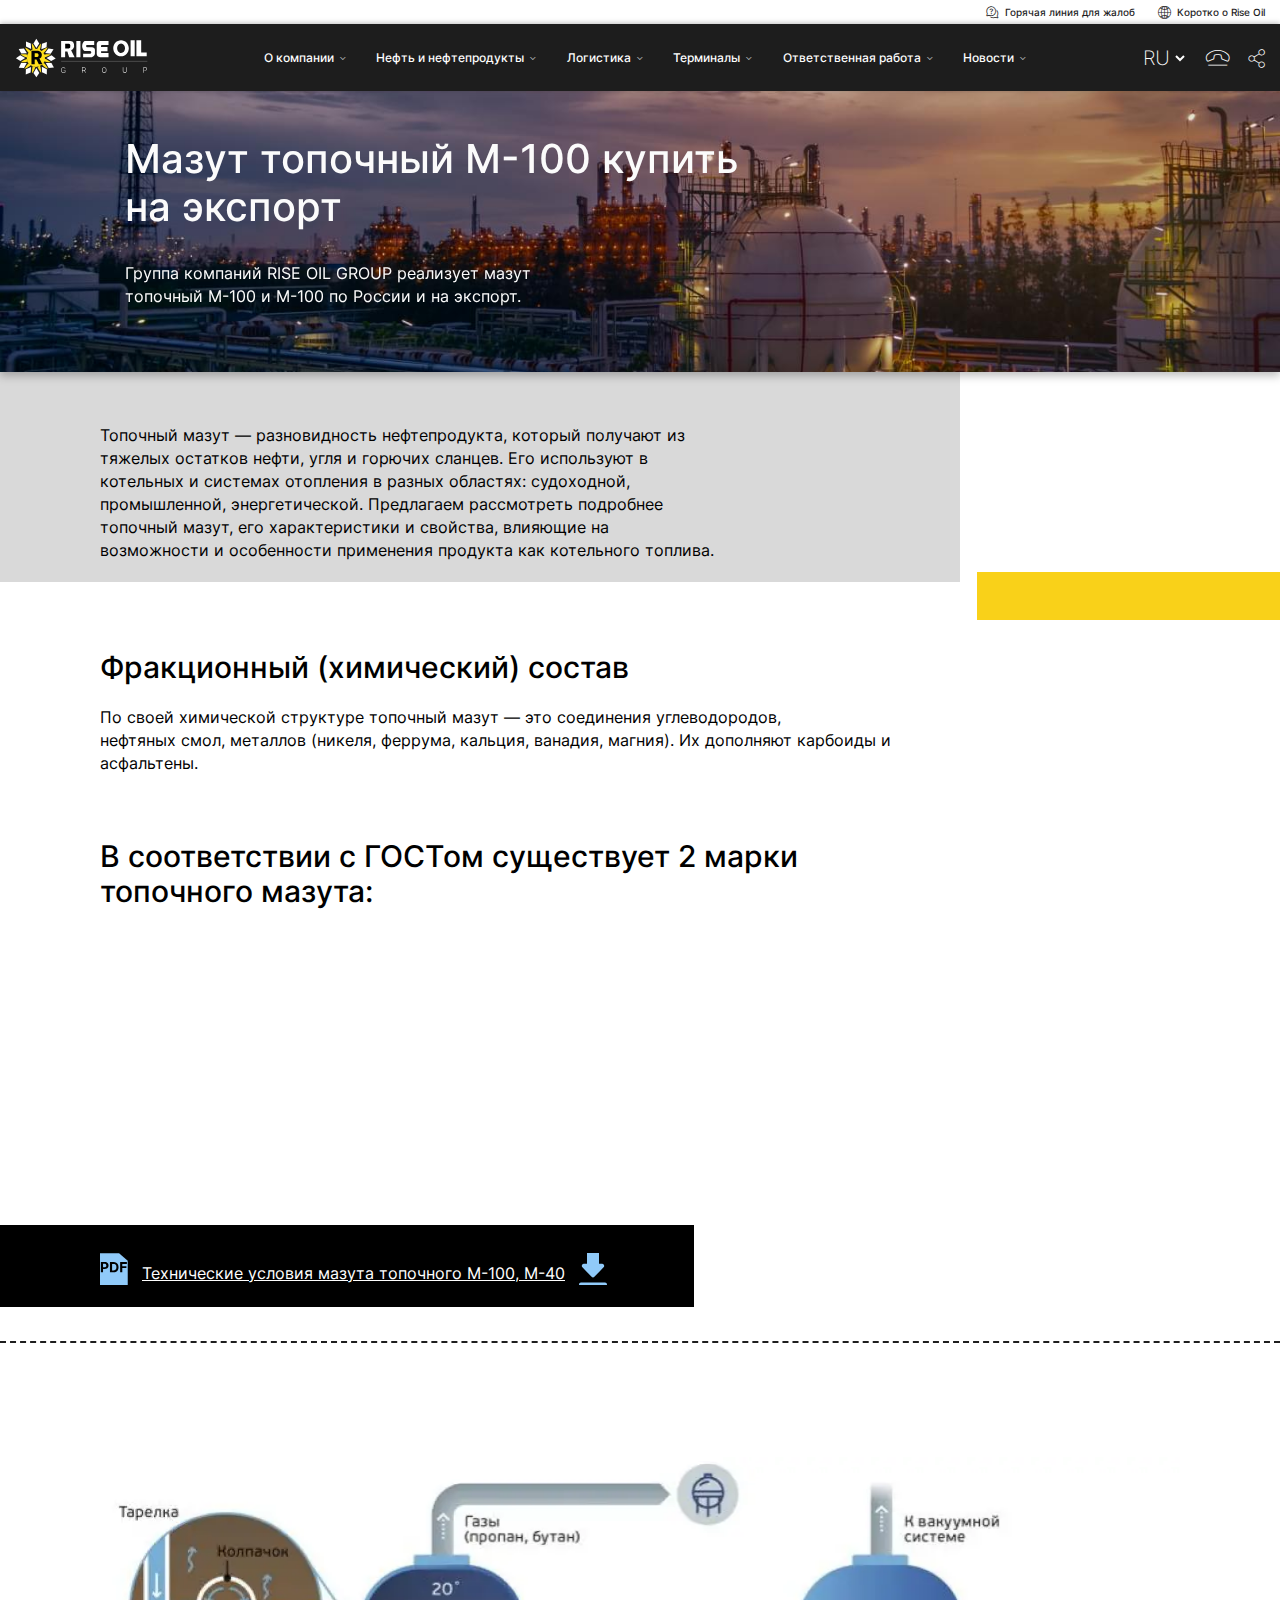
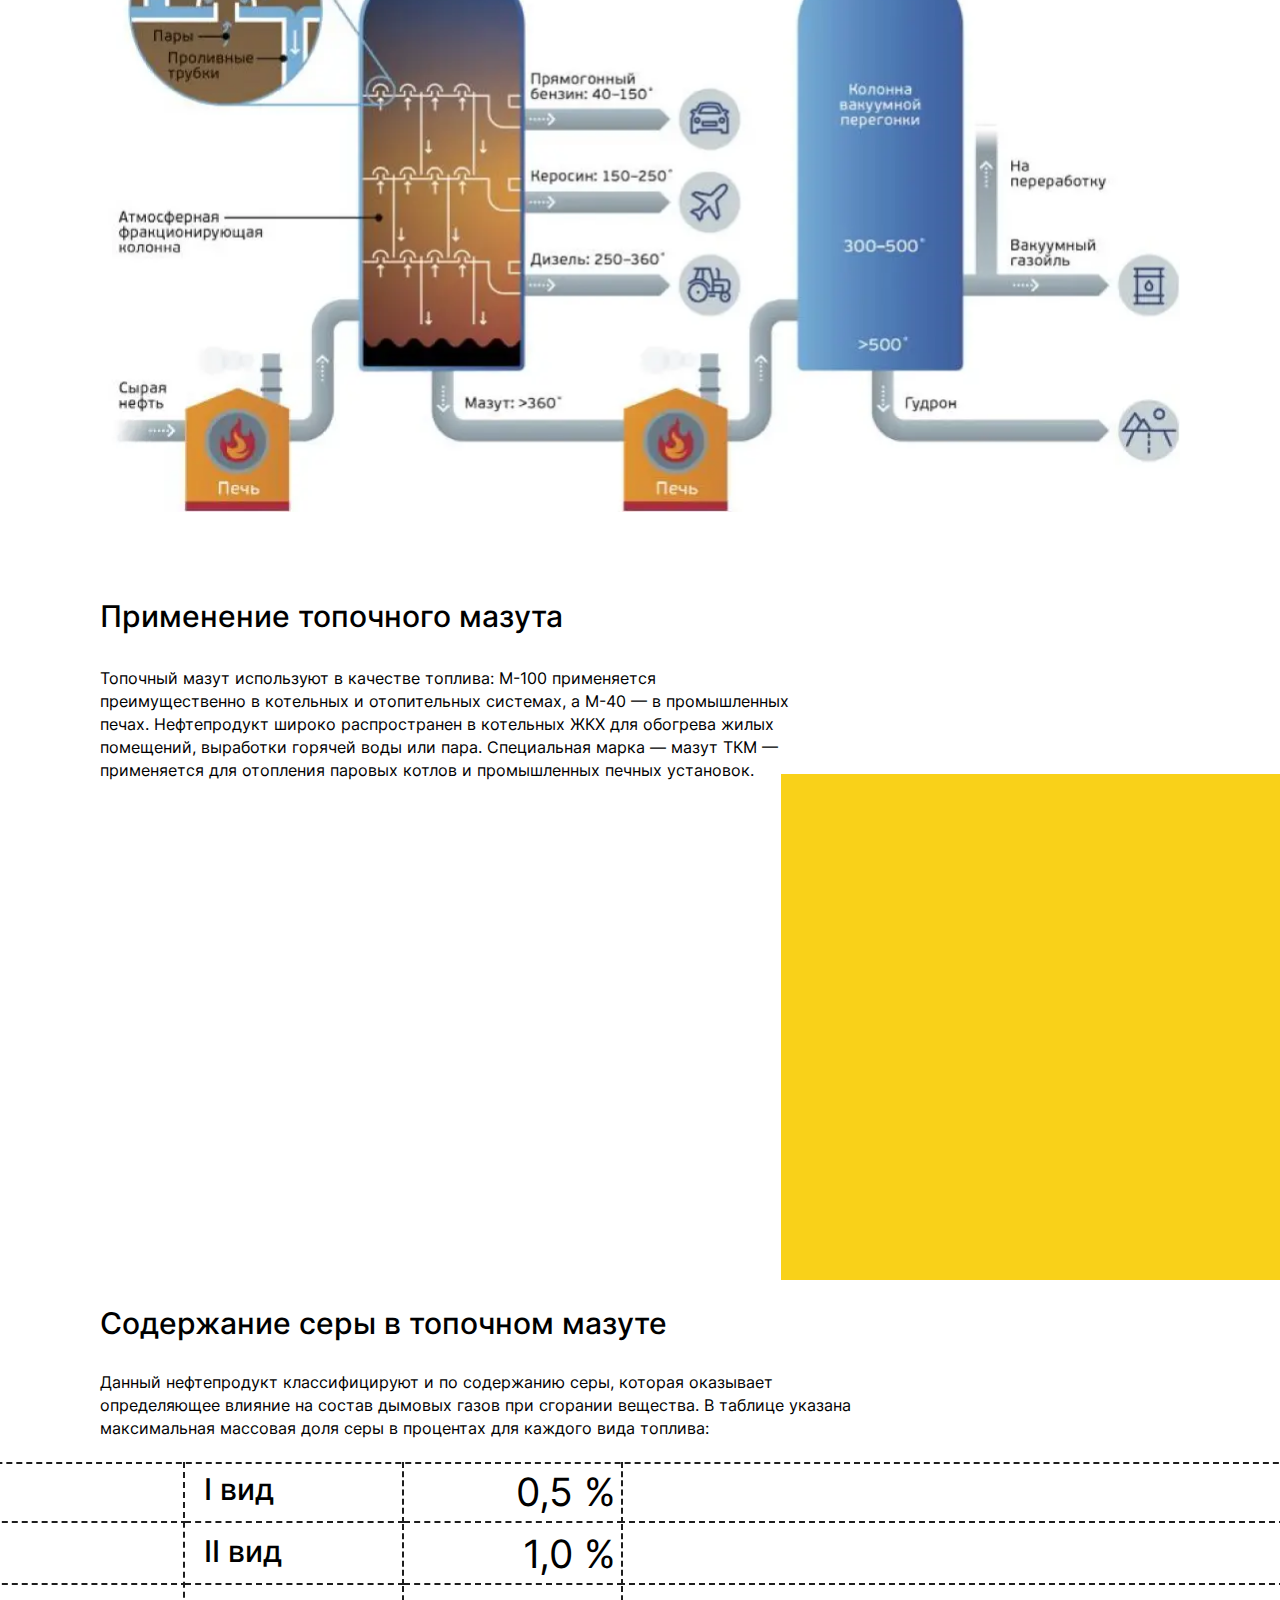
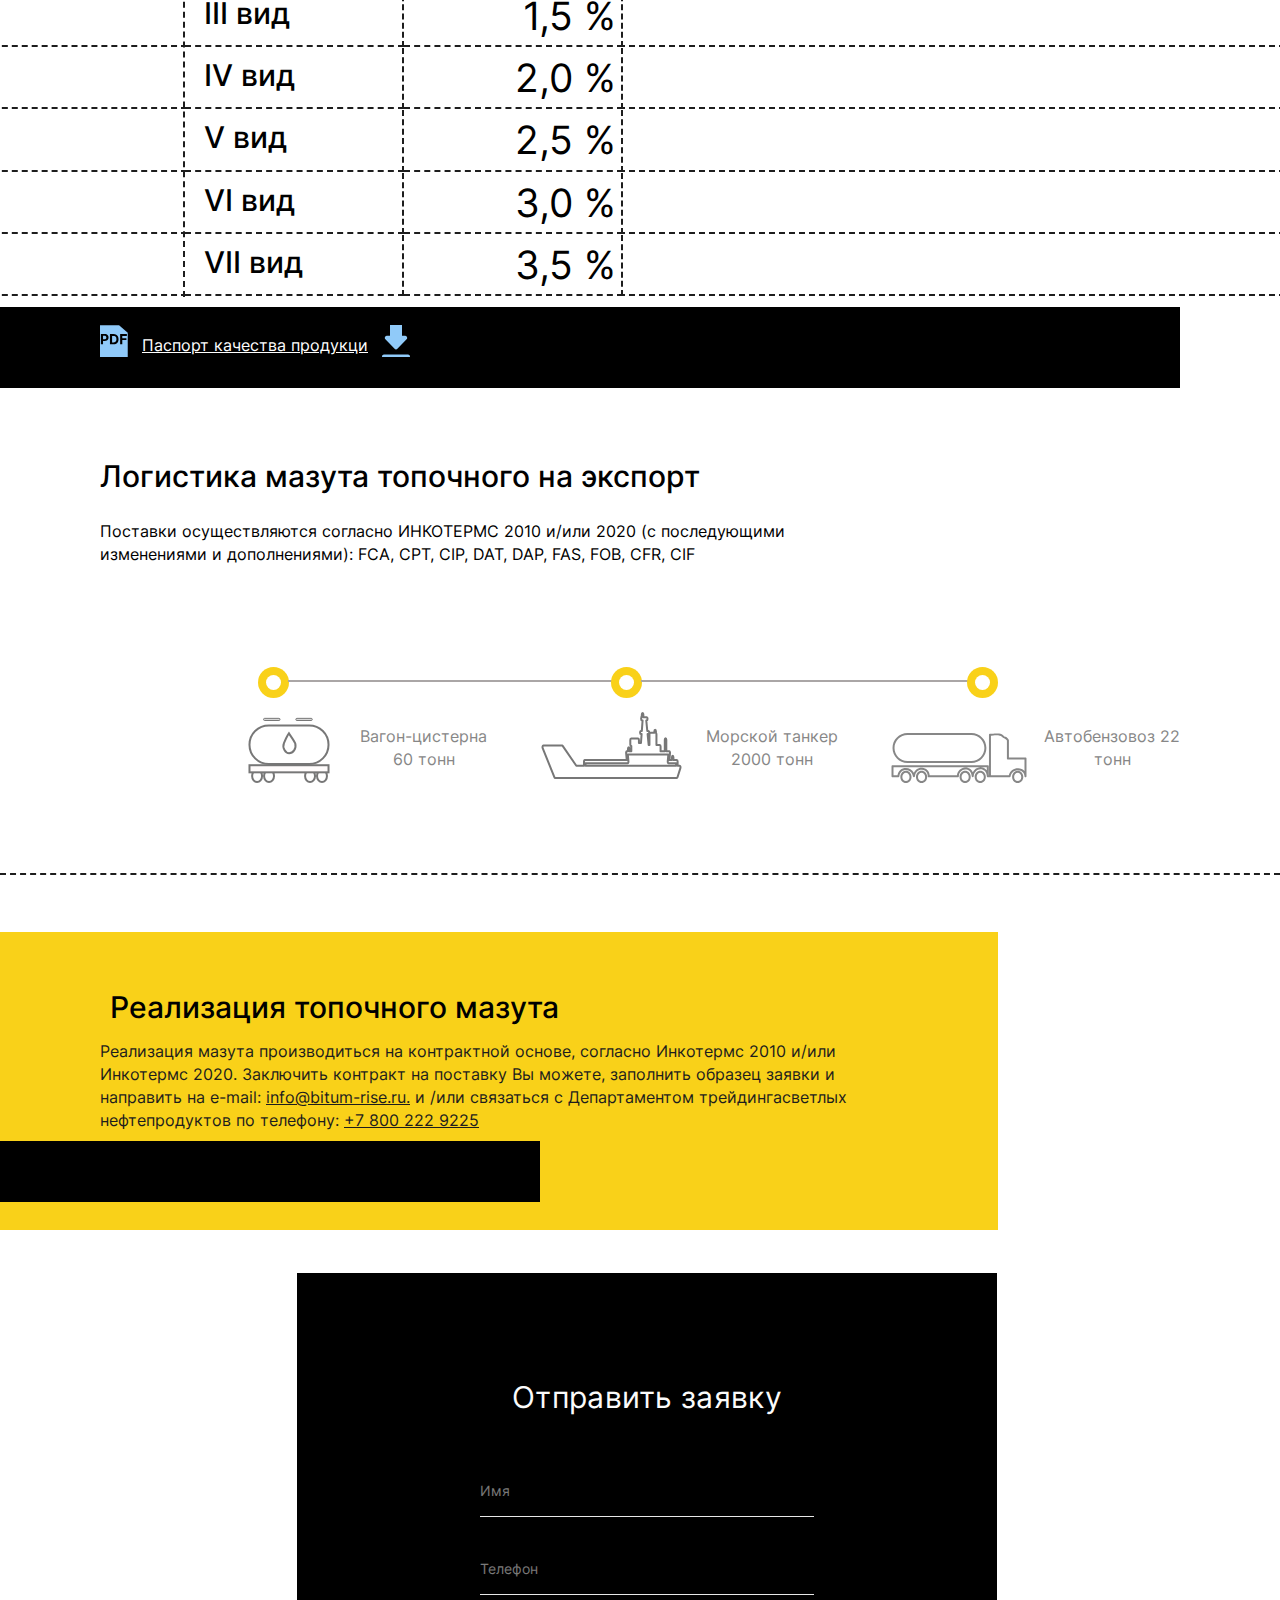
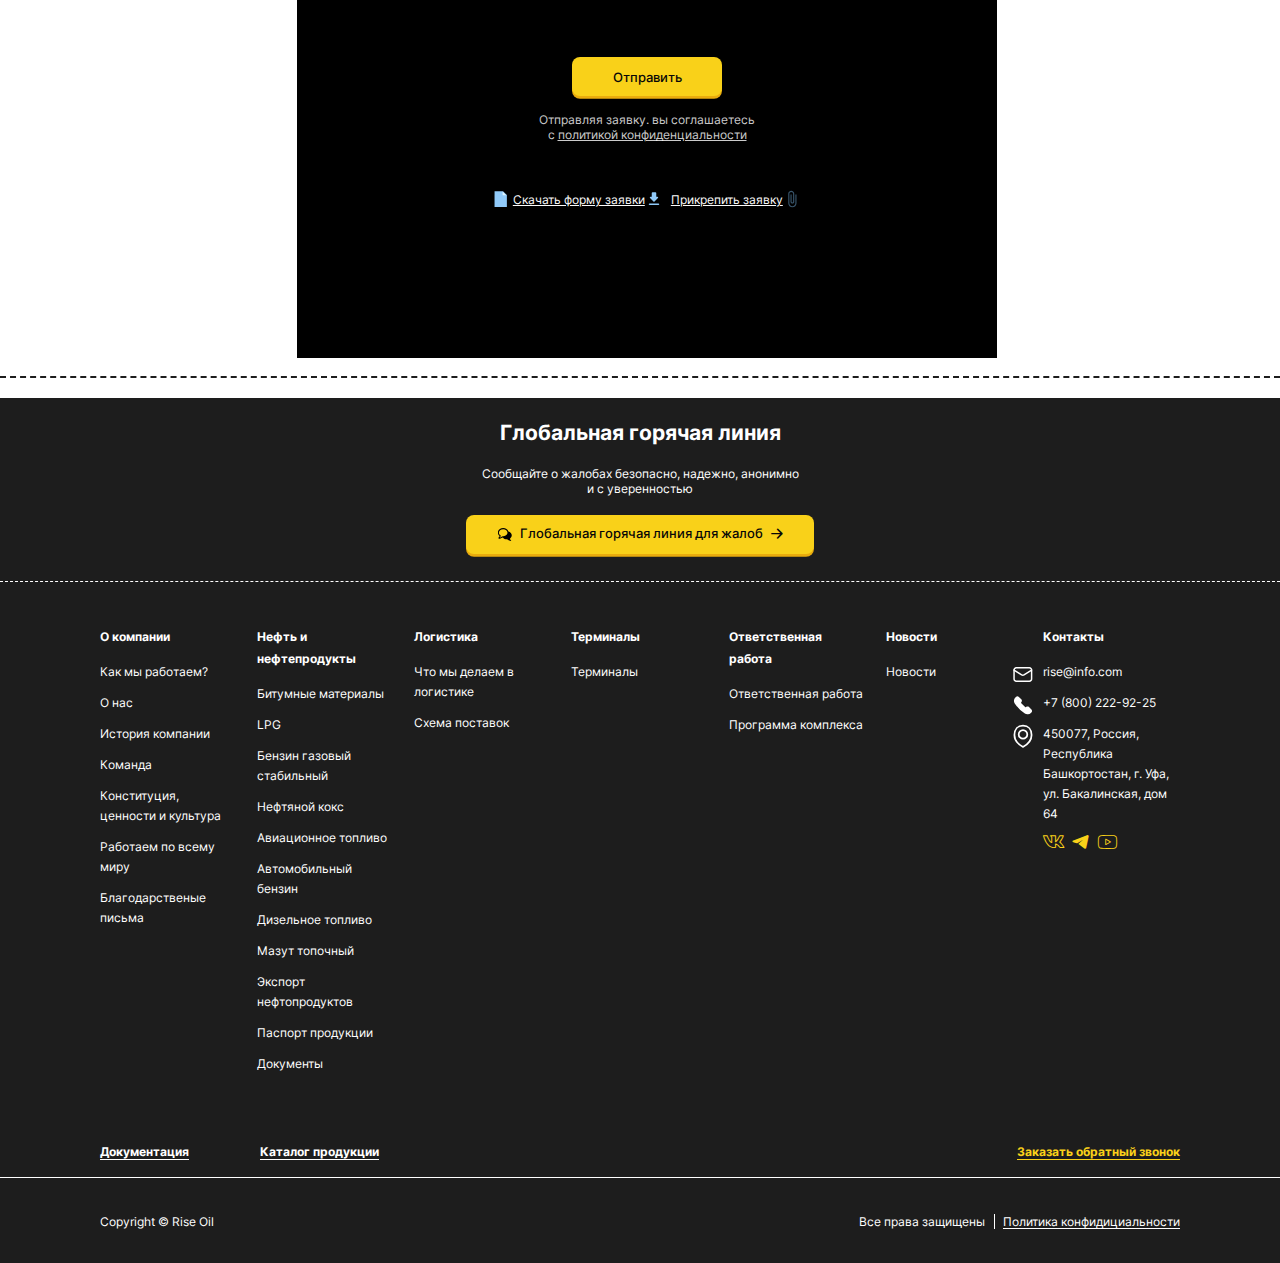
<file: mazut.html>
<!DOCTYPE html>
<html lang="ru">

<head>
	</div>
	<title>Мазут топочный</title>
	<meta charset="UTF-8">
	<meta name="format-detection" content="telephone=no">
	<style>
		body {
			opacity: 0;
		}
	</style>
	<link rel="stylesheet" href="css/style.min.css?_v=20230122010536">
	<link rel="shortcut icon" href="favicon.ico">
	<!-- <meta name="robots" content="noindex, nofollow"> -->
	<meta name="viewport" content="width=device-width, initial-scale=1.0">
</head>




<body>
	<div class="wrapper">
		<header data-scroll="92" data-scroll-show="800" class="header">
			<div class="header__top-block header-top-block">
				<div style="height:24px;" data-da=".header-main-block__menu,991.98,last" class="header-top-block__container">
					<a href="#" class="header-top-block__hotline _icon-hotline">Горячая линия для жалоб</a>
					<a href=" #" class="header-top-block__info _icon-info">Коротко о Rise Oil</a>
				</div>
			</div>
			<nav class="header__main-block header-main-block">
				<div class="header-main-block__container">
					<a href="index.html" class="header-main-block__logo"><img style="width:136px; height:44px;" src="img/header/logo3.svg" alt="Rise Oil"></a>
					<ul data-one-spoller data-spollers class="header-main-block__menu">
						<li сlass="header-main-block__item">
							<a data-spoller-close data-spoller href="#" class="header-main-block__link">О компании</a>
							<div class="header-main-block__submenu header-submenu">
								<div class="header-submenu__container">
									<div class="header-submenu__content">
										<h2 class="header-submenu__title">О компании</h2>
										<div class="header-submenu__text">Наше видение – это все более процветающий мир, в котором нефть и
											нефтепродукты беспрепятственно доставляются из любой точки мира в места наибольшего спроса.
											Мы стараемся делать это быстро и ответственно</div>
									</div>
									<ul class="header-submenu__items">
										<li class="header-submenu__item"><a href="#" class="header-submenu__link">Как мы работаем?</a></li>
										<li class="header-submenu__item"><a href="#" class="header-submenu__link">О нас</a></li>
										<li class="header-submenu__item"><a href="team.html" class="header-submenu__link">Команда</a></li>
										<li class="header-submenu__item"><a href="work-world.html" class="header-submenu__link">Работаем по
												всему миру</a>
										</li>
										<li class="header-submenu__item"><a href="#" class="header-submenu__link">История компании</a>
										</li>
										<li class="header-submenu__item"><a href="#" class="header-submenu__link">Конституция, ценности и
												культура </a>
										</li>
										<li class="header-submenu__item"><a href="#" class="header-submenu__link">Благодарственные письма</a>
										</li>
									</ul>
								</div>
							</div>
						</li>
						<li class="header-main-block__item">
							<a data-spoller-close data-spoller href="#" class="header-main-block__link">Нефть и нефтепродукты</a>
							<div class="header-main-block__submenu header-submenu">
								<div class="header-submenu__container">
									<div class="header-submenu__content">
										<h2 class="header-submenu__title">Нефть и нефтепродукты</h2>
										<div class="header-submenu__text">Наше видение – это все более процветающий мир, в котором нефть и
											нефтепродукты беспрепятственно доставляются из любой точки мира в места наибольшего спроса.
											Мы стараемся делать это быстро и ответственно</div>
									</div>
									<ul class="header-submenu__items">
										<li class="header-submenu__item"><a href="bitum.html" class="header-submenu__link">Битумные
												материалы</a></li>
										<li class="header-submenu__item"><a href="sug.html" class="header-submenu__link">LPG</a></li>
										<li class="header-submenu__item"><a href="bgs.html" class="header-submenu__link">Бензин газовый
												стабильный</a></li>
										<li class="header-submenu__item"><a href="#" class="header-submenu__link">Нефтяной кокс</a></li>
										<li class="header-submenu__item"><a href="#" class="header-submenu__link">Авиационное топливо</a></li>
										<li class="header-submenu__item"><a href="#" class="header-submenu__link">Автомобильный бензин</a></li>
										<li class="header-submenu__item"><a href="#" class="header-submenu__link">Дизельное топливо</a></li>
										<li class="header-submenu__item"><a href="#" class="header-submenu__link">Мазут топочный</a></li>
										<li class="header-submenu__item"><a href="#" class="header-submenu__link">Экспорт нефтопродуктов</a>
										</li>
										<li class="header-submenu__item"><a href="#" class="header-submenu__link">Паспорт продукции</a></li>
										<li class="header-submenu__item"><a href="#" class="header-submenu__link">Документы</a></li>
									</ul>
								</div>
							</div>
						</li>
						<li class="header-main-block__item">
							<a data-spoller-close data-spoller href="#" class="header-main-block__link">Логистика</a>
							<div class="header-main-block__submenu header-submenu">
								<div class="header-submenu__container">
									<div class="header-submenu__content">
										<h2 class="header-submenu__title">Логистика</h2>
										<div class="header-submenu__text">Наше видение – это все более процветающий мир, в котором нефть и
											нефтепродукты беспрепятственно доставляются из любой точки мира в места наибольшего спроса.
											Мы стараемся делать это быстро и ответственно</div>
									</div>
									<ul class="header-submenu__items">
										<li class="header-submenu__item"><a href="#" class="header-submenu__link">Что мы делаем в логистике</a>
										</li>
										<li class="header-submenu__item"><a href="#" class="header-submenu__link">Схема поставок</a></li>
									</ul>
								</div>
							</div>
						</li>
						<li class="header-main-block__item">
							<a data-spoller-close data-spoller href="#" class="header-main-block__link">Терминалы</a>
							<div class="header-main-block__submenu header-submenu">
								<div class="header-submenu__container">
									<div class="header-submenu__content">
										<h2 class="header-submenu__title">Терминалы</h2>
										<div class="header-submenu__text">Наше видение – это все более процветающий мир, в котором нефть и
											нефтепродукты беспрепятственно доставляются из любой точки мира в места наибольшего спроса.
											Мы стараемся делать это быстро и ответственно</div>
									</div>
									<ul class="header-submenu__items">
										<li class="header-submenu__item"><a href="terminal.html" class="header-submenu__link">Терминалы</a></li>
									</ul>
								</div>
							</div>
						</li>
						<li class="header-main-block__item">
							<a data-spoller-close data-spoller href="#" class="header-main-block__link">Ответственная работа</a>
							<div class="header-main-block__submenu header-submenu">
								<div class="header-submenu__container">
									<div class="header-submenu__content">
										<h2 class="header-submenu__title">Ответственная работа</h2>
										<div class="header-submenu__text">Наше видение – это все более процветающий мир, в котором нефть и
											нефтепродукты беспрепятственно доставляются из любой точки мира в места наибольшего спроса.
											Мы стараемся делать это быстро и ответственно</div>
									</div>
									<ul class="header-submenu__items">
										<li class="header-submenu__item"><a href="#" class="header-submenu__link">Ответственная работа</a></li>
										<li class="header-submenu__item"><a href="#" class="header-submenu__link">Программа комплекса</a></li>
									</ul>
								</div>
							</div>
						</li>
						<li class="header-main-block__item">
							<a data-spoller-close data-spoller href="#" class="header-main-block__link">Новости</a>
							<div class="header-main-block__submenu header-submenu">
								<div class="header-submenu__container">
									<div class="header-submenu__content">
										<h2 class="header-submenu__title">Новости</h2>
										<div class="header-submenu__text">Наше видение – это все более процветающий мир, в котором нефть и
											нефтепродукты беспрепятственно доставляются из любой точки мира в места наибольшего спроса.
											Мы стараемся делать это быстро и ответственно</div>
									</div>
									<ul class="header-submenu__items">
										<li class="header-submenu__item"><a href="news.html" class="header-submenu__link">Новости</a></li>
									</ul>
								</div>
							</div>
						</li>
						<div class="header-main-block__item header-main-block__item_networks">
							<a href="#" class="header-main-block__item_network-link _icon-vk"></a>
							<a href="#" class="header-main-block__item_network-link _icon-telegram"></a>
							<a href="#" class="header-main-block__item_network-link _icon-youtube"></a>
						</div>
					</ul>
					<div class="header-main-block__actions">
						<select class="header-main-block__language">
							<option value="ru" selected>ru</option>
							<option value="en">en</option>
							<option value="ch">ch</option>
						</select>
						<a href="tel:1234" class="header-main-block__phone _icon-phone"></a>
						<button type="button" class="header-main-block__share _icon-share"></button>
					</div>
					<button type="button" class="header__burger icon-menu"><span></span></button>
				</div>
			</nav>
		</header>

		<main class="mazut-page">
			<section style="background: url('img/mazut-page/bg.jpg') center / cover no-repeat;" class="mazut-page__block-1 mazut-page-block-1">
				<div class="mazut-page-block-1__container">
					<h1 class="mazut-page-block-1__title">Мазут топочный М-100 купить на экспорт</h1>
					<div class="mazut-page-block-1__text">Группа компаний RISE OIL GROUP реализует мазут
						топочный М-100 и М-100 по России и на экспорт.</div>
				</div>
			</section>
			<section class="mazut-page__block-2 mazut-page-block-2">
				<div class="mazut-page-block-2__container">
					<div class="mazut-page-block-2__text">
						<p>
							Топочный мазут — разновидность нефтепродукта, который получают из тяжелых остатков нефти, угля и горючих
							сланцев. Его используют в котельных и системах отопления в разных областях: судоходной, промышленной,
							энергетической. Предлагаем рассмотреть подробнее топочный мазут, его характеристики и свойства, влияющие
							на возможности и особенности применения продукта как котельного топлива.
						</p>
					</div>
					<h2 class="mazut-page-block-2__title">Фракционный (химический) состав</h2>
					<p class="mazut-page-block-2__text">По своей химической структуре топочный мазут — это соединения
						углеводородов,<br> нефтяных смол, металлов (никеля, феррума, кальция, ванадия, магния).
						Их дополняют карбоиды и асфальтены.</p>
				</div>
			</section>
			<section class="mazut-page__block-3 mazut-page-block-3">
				<div class="mazut-page-block-3__container">
					<h2 data-watch data-watch-once class="mazut-page-block-3__title">В соответствии с
						ГОСТом
						существует 2 марки топочного мазута:</h2>
					<ul data-watch data-watch-once class="mazut-page-block-3__items">
						<li class="mazut-page-block-3__item">
							<h3 class="mazut-page-block-3__subtitle">М-40</h3>
							<p class="mazut-page-block-3__text">— производится из остатков переработки нефти, классифицируется как
								среднее котельное топливо. Содержит 8-15% дизельных фракций, снижающих температуру
								застывания до 10 °C.</p>
						</li>
						<li class="mazut-page-block-3__item">
							<h3 class="mazut-page-block-3__subtitle">М-100</h3>
							<p class="mazut-page-block-3__text"> — тяжелый мазут, получаемый
								из остатков атмосферной и вакуумной перегонки нефти
								с добавлением газойлевых фракций.
								Не содержит дизельных фракций, но при их добавлении из М-100 можно получить марку М-40.</p>
						</li>
					</ul>
					<div class="mazut-page-block-3__passport"><a href="#" class="mazut-page-block-3__passport-link"><span>Технические условия мазута топочного М-100,
								М-40</span></a></div>
				</div>
			</section>
			<section class="mazut-page__block-4 mazut-page-block-4">
				<div class="mazut-page-block-4__container">
					<h2 data-watch data-watch-once class="mazut-page-block-4__title">Система первичной
						переработки нефти</h2>
					<picture><source srcset="img/mazut-page/block-4/1.webp" type="image/webp"><img class="mazut-page-block-4__img" src="img/mazut-page/block-4/1.jpg" alt="Система первичной переработки нефти"></picture>
					<h3 class="mazut-page-block-4__subtitle">Применение топочного мазута</h3>
					<p class="mazut-page-block-4__text">Топочный мазут используют в качестве топлива: М-100 применяется
						преимущественно в котельных и отопительных системах, а М-40 — в промышленных печах. Нефтепродукт широко
						распространен в котельных ЖКХ для обогрева жилых помещений, выработки горячей воды или пара. Специальная
						марка — мазут ТКМ — применяется для отопления паровых котлов и промышленных печных установок.</p>
				</div>



			</section>
			<section class="mazut-page__block-5 mazut-page-block-5">
				<div data-watch data-watch-once class="mazut-page-block-5__container">
					<h2 class="mazut-page-block-5__title">Флотский мазут</h2>
					<ul class="mazut-page-block-5__items">
						<li class="mazut-page-block-5__item">
							<h3 class="mazut-page-block-5__name">Ф-5</h3>
							<p class="mazut-page-block-5__text">Для получения флотского мазута Ф-5 применяется смесь обычного
								прямогонного мазута (60-70%), а также дизельного топлива с депрессорной присадкой (30-40%).
							</p>
						</li>
						<li class="mazut-page-block-5__item">
							<h3 class="mazut-page-block-5__name">Ф-12</h3>
							<p class="mazut-page-block-5__text">Нефтепродукт марки Ф-12 обычно вырабатывается в относительно небольших
								количествах при помощи технологии прямой перегонки нефти.
								В этом флотском мазуте отмечается пониженное содержание серы (0,6% при 2,0% в марке Ф-5), а также
								большая вязкость (12 °ВУ при 50 °С при 5 °ВУ в марке ф-5).</p>
						</li>
					</ul>
					<p class="mazut-page-block-5__text">Флотские мазуты Ф-5 и Ф-12 относят к тяжёлому моторному топливу, равно как
						и топливо марки ДТ и ДМ. Еще одна разновидность судового топлива — дистиллятное ТМС.</p>
				</div>
			</section>
			<section class="mazut-page__block-6 mazut-page-block-6">
				<div class="mazut-page-block-6__container">
					<h2 class="mazut-page-block-6__title">Содержание серы в топочном мазуте</h2>
					<p class="mazut-page-block-6__text">Данный нефтепродукт классифицируют и по содержанию серы, которая оказывает
						определяющее влияние на состав дымовых газов при сгорании вещества. В таблице указана максимальная массовая
						доля серы в процентах для каждого вида топлива:</p>
					<ul class="mazut-page-block-6__list">
						<li class="mazut-page-block-6__item">I вид</li>
						<li class="mazut-page-block-6__item">0,5 %</li>
						<li class="mazut-page-block-6__item">II вид</li>
						<li class="mazut-page-block-6__item">1,0 %</li>
						<li class="mazut-page-block-6__item">III вид</li>
						<li class="mazut-page-block-6__item">1,5 %</li>
						<li class="mazut-page-block-6__item">IV вид</li>
						<li class="mazut-page-block-6__item">2,0 %</li>
						<li class="mazut-page-block-6__item">V вид</li>
						<li class="mazut-page-block-6__item">2,5 %</li>
						<li class="mazut-page-block-6__item">VI вид</li>
						<li class="mazut-page-block-6__item">3,0 %</li>
						<li class="mazut-page-block-6__item">VII вид</li>
						<li class="mazut-page-block-6__item">3,5 %</li>
					</ul>
					<div class="mazut-page-block-6__passport"><a href="#" class="mazut-page-block-6__passport-link"><span>Паспорт
								качества продукци</span></a></div>
				</div>
			</section>
			<section class="mazut-page__block-8 mazut-page-block-8">
				<div class="mazut-page-block-8__container">
					<h2 class="mazut-page-block-8__title">Логистика мазута топочного на экспорт</h2>
					<div class="mazut-page-block-8__text">Поставки осуществляются согласно ИНКОТЕРМС 2010 и/или 2020 (с
						последующими изменениями и дополнениями): FCA, CPT, CIP, DAT, DAP, FAS, FOB, CFR, CIF</div>
					<div class="mazut-page-block-8__decoration">
						<div class="mazut-page-block-8__decoration_circle-big">
							<div class="mazut-page-block-8__decoration_circle-small"></div>
						</div>
						<div class="mazut-page-block-8__decoration_circle-big">
							<div class="mazut-page-block-8__decoration_circle-small"></div>
						</div>
						<div class="mazut-page-block-8__decoration_circle-big">
							<div class="mazut-page-block-8__decoration_circle-small"></div>
						</div>
					</div>
					<div class="mazut-page-block-8__items">
						<div class="mazut-page-block-8__item">
							<div class="mazut-page-block-8__image"><img src="img/bgs-page/block-5-1.svg" alt="Формы отгрузки">
							</div>
							<div class="mazut-page-block-8__info">Вагон-цистерна 60 тонн</div>
						</div>
						<div class="mazut-page-block-8__item">
							<div class="mazut-page-block-8__image"><img src="img/bgs-page/block-5-2.svg" alt="Формы отгрузки">
							</div>
							<div class="mazut-page-block-8__info">Морской танкер 2000 тонн</div>
						</div>
						<div class="mazut-page-block-8__item">
							<div class="mazut-page-block-8__image"><img src="img/bgs-page/block-5-3.svg" alt="Формы отгрузки">
							</div>
							<div class="mazut-page-block-8__info">Автобензовоз 22 <br> тонн</div>
						</div>
					</div>
				</div>
			</section>
			<section class="mazut-page__block-9 mazut-page-block-9">
				<div class="mazut-page-block-9__container">
					<h2 class="mazut-page-block-9__title">Реализация топочного мазута </h2>
					<div class="mazut-page-block-9__text">Реализация мазута производиться на контрактной основе,
						согласно Инкотермс
						2010
						и/или Инкотермс 2020. Заключить контракт на поставку Вы можете, заполнить образец заявки и направить
						на e-mail: <a href="mailto:info@bitum-rise.ru">info@bitum-rise.ru.</a> и
						/или связаться с Департаментом трейдингасветлых нефтепродуктов по
						телефону: <a href="tel:78002229225">+7 800 222 9225</a></div>
					<div class="mazut-page-block-9__form-request-container">
						<div class="request__body undefined">
							<h2 class="request__title">Отправить заявку</h2>
							<form id="form" data-popup-message="#request-popup" action="#" class="request__form">
								<input id="form-name" data-required autocomplete="off" type="text" name="form[]" data-error="" placeholder="Имя" class="request__input undefined">
								<input id="form-phone" data-required autocomplete="off" type="text" name="form[]" data-error="" placeholder="Телефон" class="request__input undefined">
								<button type="submit" class="request__button">Отправить</button>
							</form>
							<div class="request__privacy undefined">
								Отправляя заявку. вы соглашаетесь с <a href="#" class="request__privacy-link">политикой
									конфиденциальности</a>
							</div>
							<div class="request__requests undefined">
								<a href="#" class="request__download">Скачать форму заявки</a>
								<a href="#" class="request__upload">Прикрепить заявку</a>
							</div>
						</div>
					</div>
				</div>
			</section>
		</main>
		<footer class="footer">
			<div class="footer__top-block footer-top-block">
				<div class="footer-top-block__container">
					<h2 class="footer-top-block__title">Глобальная горячая линия</h2>
					<div class="footer-top-block__text">Сообщайте о жалобах безопасно, надежно, анонимно и с уверенностью</div>
					<a href="#" class="footer-top-block__button">Глобальная горячая линия для жалоб</a>
				</div>
			</div>
			<div class="footer__main-block footer-main-block">
				<div data-spollers="991.98,max" data-one-spoller class="footer-main-block__container">
					<div class="footer-main-block__column">
						<div data-spoller class="footer-main-block__title"><span>О компании</span></div>
						<ul class="footer-main-block__items">
							<li class="footer-main-block__item"><a href="#" class="footer-main-block__link">Как мы работаем?</a></li>
							<li class="footer-main-block__item"><a href="#" class="footer-main-block__link">О нас</a></li>
							<li class="footer-main-block__item"><a href="#" class="footer-main-block__link">История компании</a></li>
							<li class="footer-main-block__item"><a href="team.html" class="footer-main-block__link">Команда</a></li>
							<li class="footer-main-block__item"><a href="#" class="footer-main-block__link">Конституция, ценности и
									культура </a></li>
							<li class="footer-main-block__item"><a href="work-world.html" class="footer-main-block__link">Работаем по
									всему миру</a>
							</li>
							<li class="footer-main-block__item"><a href="#" class="footer-main-block__link">Благодарственые письма</a>
							</li>
						</ul>
					</div>
					<div class="footer-main-block__column">
						<div data-spoller class="footer-main-block__title"><span>Нефть и
								нефтепродукты</span></div>
						<ul class="footer-main-block__items">
							<li class="footer-main-block__item"><a href="bitum.html" class="footer-main-block__link">Битумные
									материалы</a></li>
							<li class="footer-main-block__item"><a href="sug.html" class="footer-main-block__link">LPG</a></li>
							<li class="footer-main-block__item"><a href="bgs.html" class="footer-main-block__link">Бензин газовый
									стабильный</a>
							</li>
							<li class="footer-main-block__item"><a href="#" class="footer-main-block__link">Нефтяной кокс</a></li>
							<li class="footer-main-block__item"><a href="#" class="footer-main-block__link">Авиационное топливо</a></li>
							<li class="footer-main-block__item"><a href="#" class="footer-main-block__link">Автомобильный бензин</a></li>
							<li class="footer-main-block__item"><a href="#" class="footer-main-block__link">Дизельное топливо</a></li>
							<li class="footer-main-block__item"><a href="#" class="footer-main-block__link">Мазут топочный</a></li>
							<li class="footer-main-block__item"><a href="#" class="footer-main-block__link">Экспорт нефтопродуктов</a>
							</li>
							<li class="footer-main-block__item"><a href="#" class="footer-main-block__link">Паспорт продукции</a></li>
							<li class="footer-main-block__item"><a href="#" class="footer-main-block__link">Документы</a></li>
						</ul>
					</div>
					<div class="footer-main-block__column">
						<div data-spoller class="footer-main-block__title"><span>Логистика</span></div>
						<ul class="footer-main-block__items">
							<li class="footer-main-block__item"><a href="#" class="footer-main-block__link">Что мы делаем в логистике</a>
							</li>
							<li class="footer-main-block__item"><a href="#" class="footer-main-block__link">Схема поставок</a></li>
						</ul>
					</div>
					<div class="footer-main-block__column">
						<div data-spoller class="footer-main-block__title"><span>Терминалы</span></div>
						<ul class="footer-main-block__items">
							<li class="footer-main-block__item"><a href="terminal.html" class="footer-main-block__link">Терминалы</a></li>
						</ul>
					</div>
					<div class="footer-main-block__column">
						<div data-spoller class="footer-main-block__title"><span>Ответственная
								работа</span></div>
						<ul class="footer-main-block__items">
							<li class="footer-main-block__item"><a href="#" class="footer-main-block__link">Ответственная работа</a></li>
							<li class="footer-main-block__item"><a href="#" class="footer-main-block__link">Программа комплекса</a></li>
						</ul>
					</div>
					<div class="footer-main-block__column">
						<div data-spoller class="footer-main-block__title"><span>Новости</span></div>
						<ul class="footer-main-block__items">
							<li class="footer-main-block__item"><a href="news.html" class="footer-main-block__link">Новости</a></li>
						</ul>
					</div>
					<div class="footer-main-block__column">
						<div data-spoller class="footer-main-block__title"><span>Контакты</span></div>
						<ul class="footer-main-block__items">
							<li class="footer-main-block__item"><a href="mailto:rise@info.com" class="footer-main-block__link footer-main-block__link_mail">rise@info.com</a></li>
							<li class="footer-main-block__item">
								<a href="tel:78002229225" class="footer-main-block__link footer-main-block__link_phone">+7 (800)
									222-92-25</a>
							</li>
							<li class="footer-main-block__item"><a href="#" class="footer-main-block__link footer-main-block__link_geo">450077, Россия,
									Республика
									Башкортостан, г. Уфа, ул. Бакалинская, дом 64</a></li>
							<li class="footer-main-block__item footer-main-block__item_networks">
								<a href="#" class="footer-main-block__item_network-link _icon-vk"></a>
								<a href="#" class="footer-main-block__item_network-link _icon-telegram"></a>
								<a href="#" class="footer-main-block__item_network-link _icon-youtube"></a>
							</li>
						</ul>
					</div>
				</div>
			</div>
			<div class="footer__bottom-block footer-bottom-block">
				<div class="footer-bottom-block__items">
					<div class="footer-bottom-block__container footer-bottom-block__container_top">
						<div class="footer-bottom-block__links">
							<a href="#" class="footer-bottom-block__link">Документация</a>
							<a href="#" class="footer-bottom-block__link">Каталог продукции</a>
						</div>
						<button type="button" class="footer-bottom-block__link footer-bottom-block__callback">Заказать обратный
							звонок</button>
					</div>
				</div>
				<div class="footer-bottom-block__copyrights">
					<div class="footer-bottom-block__container footer-bottom-block__container_bottom">
						<div class="footer-bottom-block__copyright">Copyright © Rise Oil</div>
						<div class="footer-bottom-block__privacy">
							<span>Все права защищены</span>
							<a href="#" class="footer-bottom-block__privacy-link">Политика конфидициальности</a>
						</div>
					</div>
				</div>
			</div>
		</footer>
	</div>
	<div id="request-popup" aria-hidden="true" class="popup">
		<div class="popup__wrapper">
			<div class="popup__content">
				<button data-close type="button" class="popup__close"></button>
				<div class="popup__text">
					Спасибо за отправку! Мы свяжемся с Вами в течении 15 минут!
				</div>
			</div>
		</div>
	</div>


	<script src="js/app.min.js?_v=20230122010536"></script>
</body>

</html>
</file>
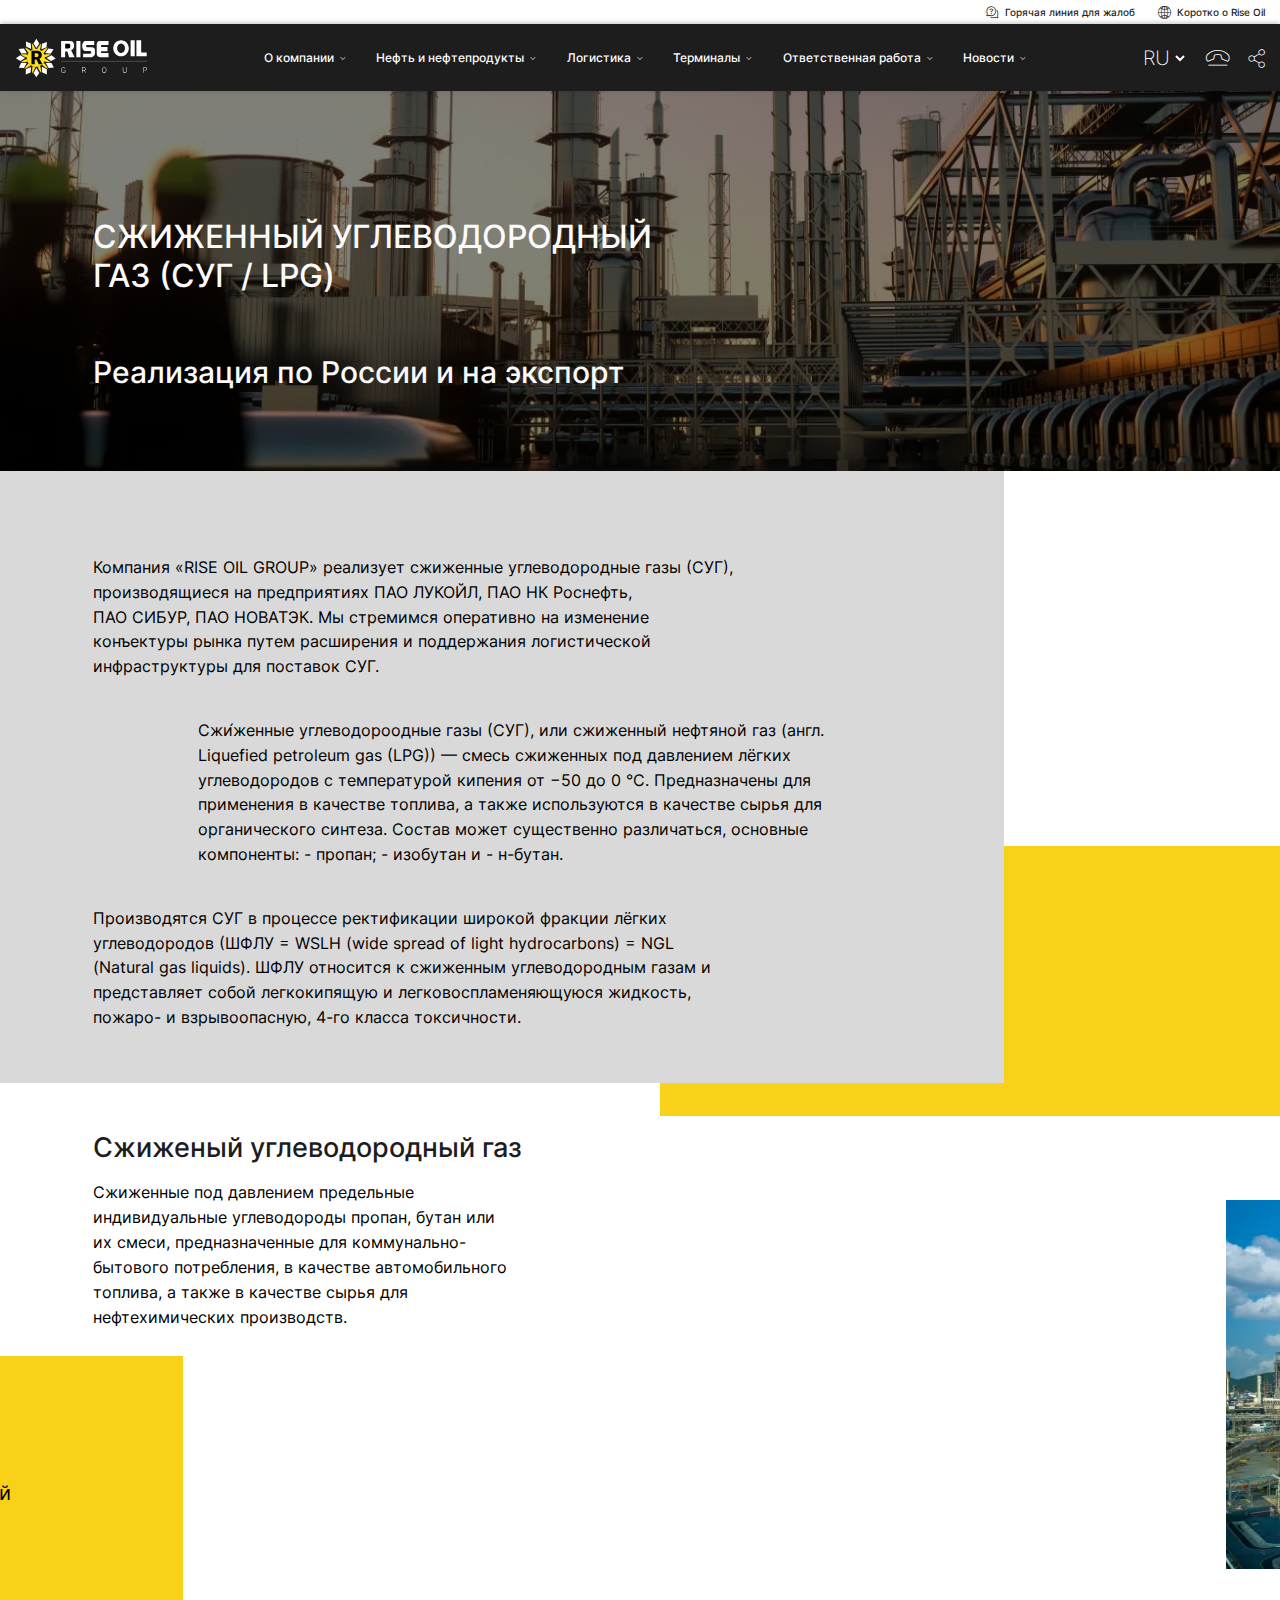
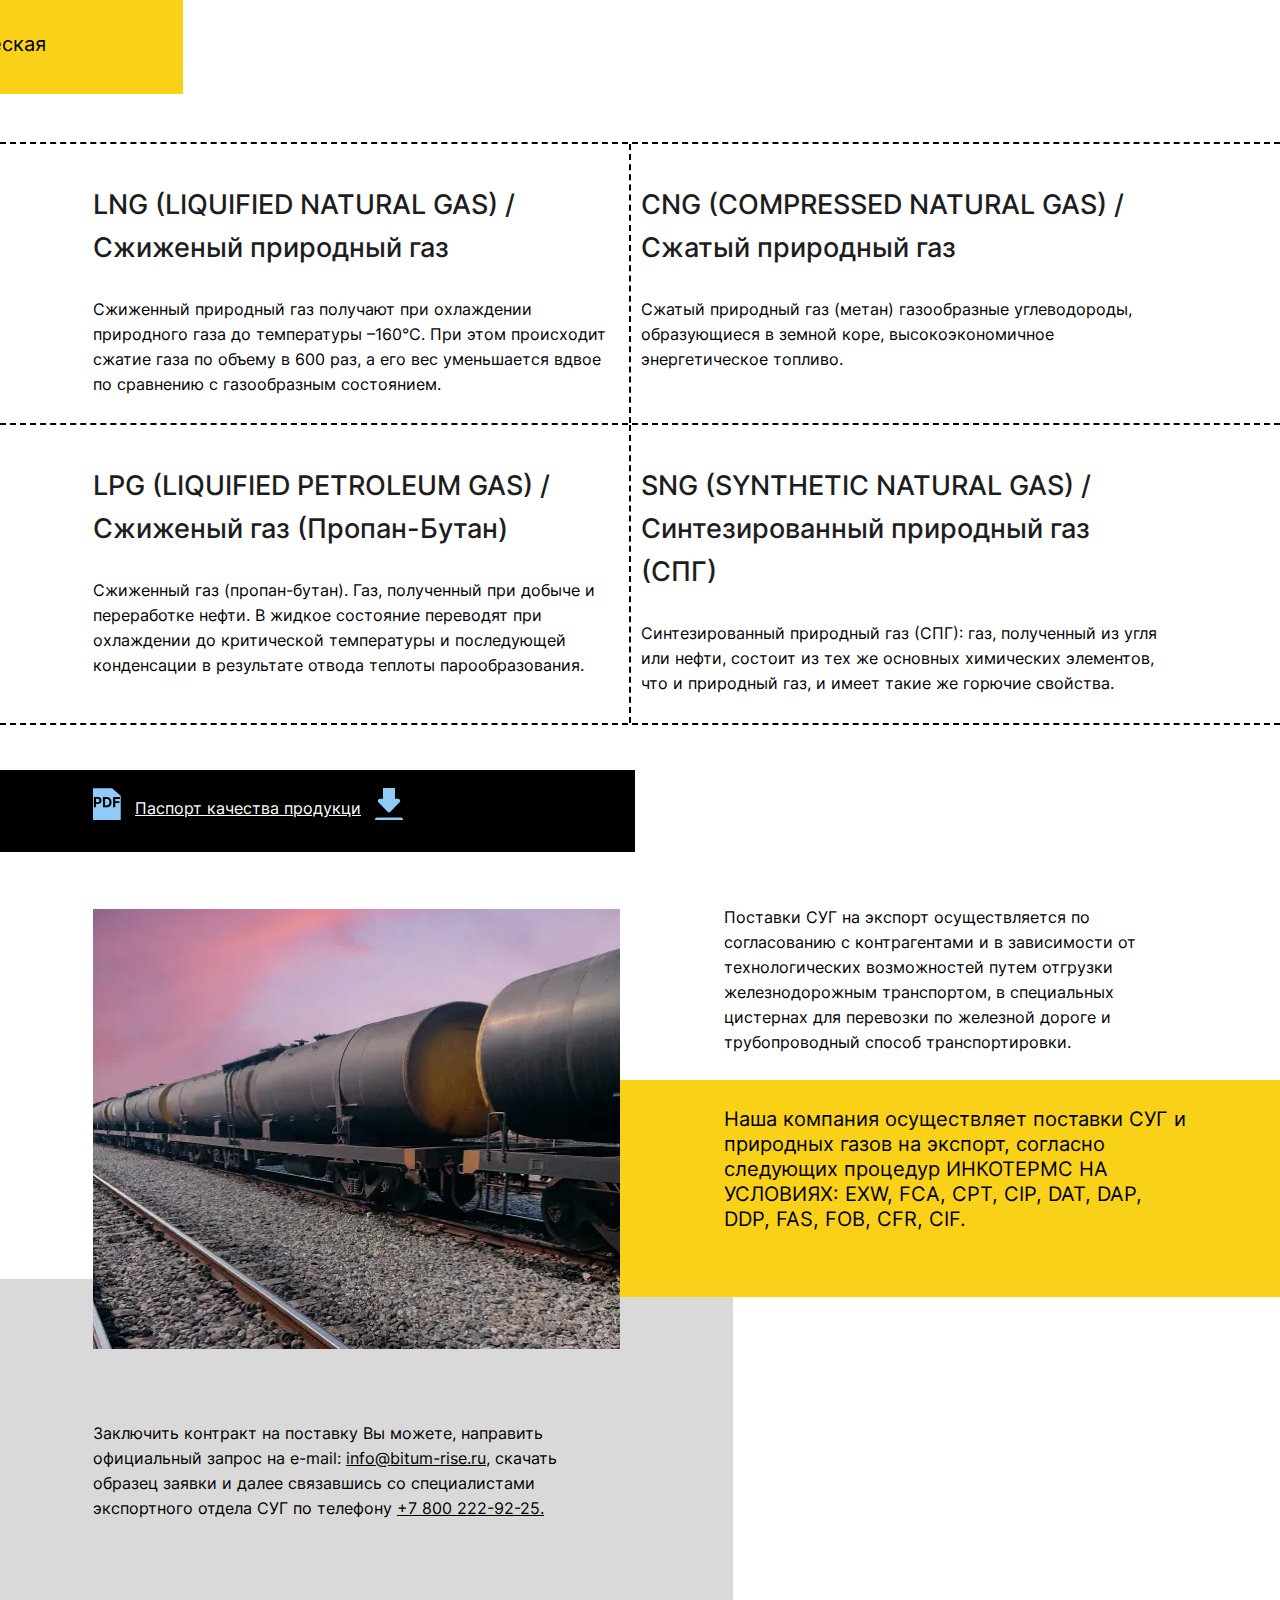
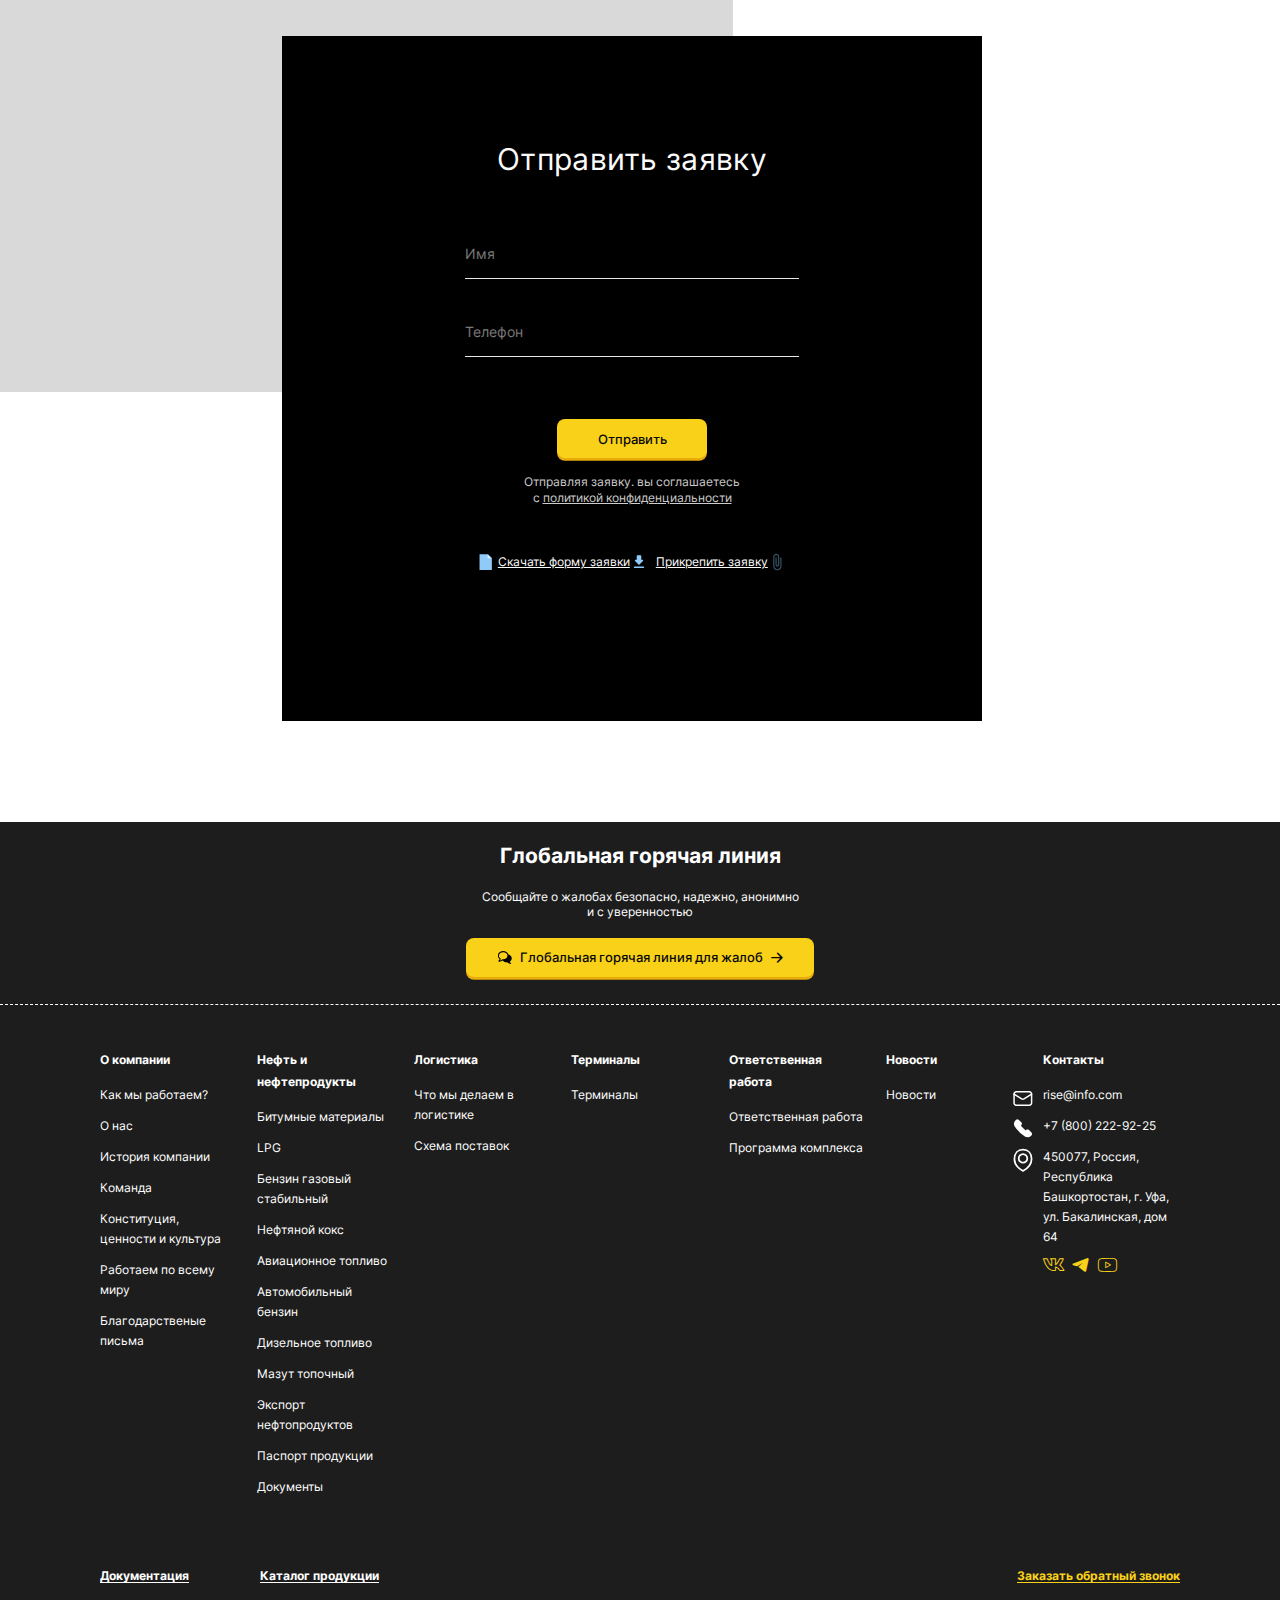
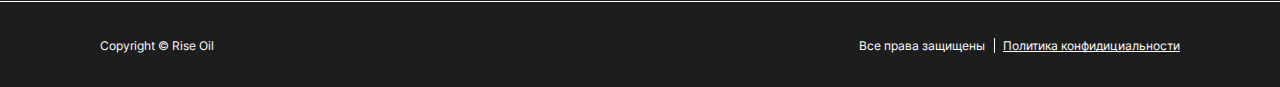
<file: sug.html>
<!DOCTYPE html>
<html lang="ru">

<head>
	</div>
	<title>Сжиженный углеводородный газ (СУГ / LPG)</title>
	<meta charset="UTF-8">
	<meta name="format-detection" content="telephone=no">
	<style>
		body {
			opacity: 0;
		}
	</style>
	<link rel="stylesheet" href="css/style.min.css?_v=20230122010536">
	<link rel="shortcut icon" href="favicon.ico">
	<!-- <meta name="robots" content="noindex, nofollow"> -->
	<meta name="viewport" content="width=device-width, initial-scale=1.0">
</head>




<body>
	<div class="wrapper">
		<header data-scroll="92" data-scroll-show="800" class="header">
			<div class="header__top-block header-top-block">
				<div style="height:24px;" data-da=".header-main-block__menu,991.98,last" class="header-top-block__container">
					<a href="#" class="header-top-block__hotline _icon-hotline">Горячая линия для жалоб</a>
					<a href=" #" class="header-top-block__info _icon-info">Коротко о Rise Oil</a>
				</div>
			</div>
			<nav class="header__main-block header-main-block">
				<div class="header-main-block__container">
					<a href="index.html" class="header-main-block__logo"><img style="width:136px; height:44px;" src="img/header/logo3.svg" alt="Rise Oil"></a>
					<ul data-one-spoller data-spollers class="header-main-block__menu">
						<li сlass="header-main-block__item">
							<a data-spoller-close data-spoller href="#" class="header-main-block__link">О компании</a>
							<div class="header-main-block__submenu header-submenu">
								<div class="header-submenu__container">
									<div class="header-submenu__content">
										<h2 class="header-submenu__title">О компании</h2>
										<div class="header-submenu__text">Наше видение – это все более процветающий мир, в котором нефть и
											нефтепродукты беспрепятственно доставляются из любой точки мира в места наибольшего спроса.
											Мы стараемся делать это быстро и ответственно</div>
									</div>
									<ul class="header-submenu__items">
										<li class="header-submenu__item"><a href="#" class="header-submenu__link">Как мы работаем?</a></li>
										<li class="header-submenu__item"><a href="#" class="header-submenu__link">О нас</a></li>
										<li class="header-submenu__item"><a href="team.html" class="header-submenu__link">Команда</a></li>
										<li class="header-submenu__item"><a href="work-world.html" class="header-submenu__link">Работаем по
												всему миру</a>
										</li>
										<li class="header-submenu__item"><a href="#" class="header-submenu__link">История компании</a>
										</li>
										<li class="header-submenu__item"><a href="#" class="header-submenu__link">Конституция, ценности и
												культура </a>
										</li>
										<li class="header-submenu__item"><a href="#" class="header-submenu__link">Благодарственные письма</a>
										</li>
									</ul>
								</div>
							</div>
						</li>
						<li class="header-main-block__item">
							<a data-spoller-close data-spoller href="#" class="header-main-block__link">Нефть и нефтепродукты</a>
							<div class="header-main-block__submenu header-submenu">
								<div class="header-submenu__container">
									<div class="header-submenu__content">
										<h2 class="header-submenu__title">Нефть и нефтепродукты</h2>
										<div class="header-submenu__text">Наше видение – это все более процветающий мир, в котором нефть и
											нефтепродукты беспрепятственно доставляются из любой точки мира в места наибольшего спроса.
											Мы стараемся делать это быстро и ответственно</div>
									</div>
									<ul class="header-submenu__items">
										<li class="header-submenu__item"><a href="bitum.html" class="header-submenu__link">Битумные
												материалы</a></li>
										<li class="header-submenu__item"><a href="sug.html" class="header-submenu__link">LPG</a></li>
										<li class="header-submenu__item"><a href="bgs.html" class="header-submenu__link">Бензин газовый
												стабильный</a></li>
										<li class="header-submenu__item"><a href="#" class="header-submenu__link">Нефтяной кокс</a></li>
										<li class="header-submenu__item"><a href="#" class="header-submenu__link">Авиационное топливо</a></li>
										<li class="header-submenu__item"><a href="#" class="header-submenu__link">Автомобильный бензин</a></li>
										<li class="header-submenu__item"><a href="#" class="header-submenu__link">Дизельное топливо</a></li>
										<li class="header-submenu__item"><a href="#" class="header-submenu__link">Мазут топочный</a></li>
										<li class="header-submenu__item"><a href="#" class="header-submenu__link">Экспорт нефтопродуктов</a>
										</li>
										<li class="header-submenu__item"><a href="#" class="header-submenu__link">Паспорт продукции</a></li>
										<li class="header-submenu__item"><a href="#" class="header-submenu__link">Документы</a></li>
									</ul>
								</div>
							</div>
						</li>
						<li class="header-main-block__item">
							<a data-spoller-close data-spoller href="#" class="header-main-block__link">Логистика</a>
							<div class="header-main-block__submenu header-submenu">
								<div class="header-submenu__container">
									<div class="header-submenu__content">
										<h2 class="header-submenu__title">Логистика</h2>
										<div class="header-submenu__text">Наше видение – это все более процветающий мир, в котором нефть и
											нефтепродукты беспрепятственно доставляются из любой точки мира в места наибольшего спроса.
											Мы стараемся делать это быстро и ответственно</div>
									</div>
									<ul class="header-submenu__items">
										<li class="header-submenu__item"><a href="#" class="header-submenu__link">Что мы делаем в логистике</a>
										</li>
										<li class="header-submenu__item"><a href="#" class="header-submenu__link">Схема поставок</a></li>
									</ul>
								</div>
							</div>
						</li>
						<li class="header-main-block__item">
							<a data-spoller-close data-spoller href="#" class="header-main-block__link">Терминалы</a>
							<div class="header-main-block__submenu header-submenu">
								<div class="header-submenu__container">
									<div class="header-submenu__content">
										<h2 class="header-submenu__title">Терминалы</h2>
										<div class="header-submenu__text">Наше видение – это все более процветающий мир, в котором нефть и
											нефтепродукты беспрепятственно доставляются из любой точки мира в места наибольшего спроса.
											Мы стараемся делать это быстро и ответственно</div>
									</div>
									<ul class="header-submenu__items">
										<li class="header-submenu__item"><a href="terminal.html" class="header-submenu__link">Терминалы</a></li>
									</ul>
								</div>
							</div>
						</li>
						<li class="header-main-block__item">
							<a data-spoller-close data-spoller href="#" class="header-main-block__link">Ответственная работа</a>
							<div class="header-main-block__submenu header-submenu">
								<div class="header-submenu__container">
									<div class="header-submenu__content">
										<h2 class="header-submenu__title">Ответственная работа</h2>
										<div class="header-submenu__text">Наше видение – это все более процветающий мир, в котором нефть и
											нефтепродукты беспрепятственно доставляются из любой точки мира в места наибольшего спроса.
											Мы стараемся делать это быстро и ответственно</div>
									</div>
									<ul class="header-submenu__items">
										<li class="header-submenu__item"><a href="#" class="header-submenu__link">Ответственная работа</a></li>
										<li class="header-submenu__item"><a href="#" class="header-submenu__link">Программа комплекса</a></li>
									</ul>
								</div>
							</div>
						</li>
						<li class="header-main-block__item">
							<a data-spoller-close data-spoller href="#" class="header-main-block__link">Новости</a>
							<div class="header-main-block__submenu header-submenu">
								<div class="header-submenu__container">
									<div class="header-submenu__content">
										<h2 class="header-submenu__title">Новости</h2>
										<div class="header-submenu__text">Наше видение – это все более процветающий мир, в котором нефть и
											нефтепродукты беспрепятственно доставляются из любой точки мира в места наибольшего спроса.
											Мы стараемся делать это быстро и ответственно</div>
									</div>
									<ul class="header-submenu__items">
										<li class="header-submenu__item"><a href="news.html" class="header-submenu__link">Новости</a></li>
									</ul>
								</div>
							</div>
						</li>
						<div class="header-main-block__item header-main-block__item_networks">
							<a href="#" class="header-main-block__item_network-link _icon-vk"></a>
							<a href="#" class="header-main-block__item_network-link _icon-telegram"></a>
							<a href="#" class="header-main-block__item_network-link _icon-youtube"></a>
						</div>
					</ul>
					<div class="header-main-block__actions">
						<select class="header-main-block__language">
							<option value="ru" selected>ru</option>
							<option value="en">en</option>
							<option value="ch">ch</option>
						</select>
						<a href="tel:1234" class="header-main-block__phone _icon-phone"></a>
						<button type="button" class="header-main-block__share _icon-share"></button>
					</div>
					<button type="button" class="header__burger icon-menu"><span></span></button>
				</div>
			</nav>
		</header>

		<main class="sug-page">
			<section class="sug-page__block-1 sug-page-block-1">
				<div class="sug-page-block-1__bg-overlay"></div>
				<div class="sug-page-block-1__container">
					<h1 class="sug-page-block-1__title">СЖИЖЕННЫЙ УГЛЕВОДОРОДНЫЙ ГАЗ (СУГ / LPG)</h1>
					<div class="sug-page-block-1__text">Реализация по России и на экспорт</div>
				</div>
			</section>
			<section class="sug-page__block-2 sug-page-block-2">
				<div class="sug-page-block-2__container">
					<div class="sug-page-block-2__text">
						<p>
							Компания «RISE OIL GROUP» реализует сжиженные углеводородные газы (СУГ), производящиеся на предприятиях
							ПАО ЛУКОЙЛ, ПАО НК Роснефть,<br> ПАО СИБУР, ПАО НОВАТЭК. Мы стремимся оперативно на изменение конъектуры
							рынка путем расширения и
							поддержания логистической инфраструктуры для поставок СУГ.
						</p>
						<p>
							Сжи́женные углеводороодные газы (СУГ), или сжиженный нефтяной газ
							(англ. Liquefied petroleum gas (LPG)) — смесь сжиженных под давлением лёгких углеводородов с температурой
							кипения от −50 до 0 °C. Предназначены для применения в качестве топлива, а также используются в качестве
							сырья для органического синтеза. Состав может существенно различаться, основные компоненты: - пропан; -
							изобутан и - н-бутан.
						</p>
						<p>
							Производятся СУГ в процессе ректификации широкой фракции лёгких углеводородов (ШФЛУ = WSLH (wide spread of
							light hydrocarbons) = NGL (Natural gas liquids). ШФЛУ относится к сжиженным углеводородным газам и
							представляет собой легкокипящую и легковоспламеняющуюся жидкость, пожаро- и взрывоопасную, 4-го класса
							токсичности.
						</p>
					</div>
				</div>
			</section>
			<section class="sug-page__block-3 sug-page-block-3">
				<div class="sug-page-block-3__container">
					<h2 class="sug-page-block-3__title">Сжиженый углеводородный газ</h2>
					<div class="sug-page-block-3__body">
						<div class="sug-page-block-3__content">
							<div class="sug-page-block-3__text">Сжиженные под давлением предельные индивидуальные углеводороды пропан,
								бутан или их смеси, предназначенные для коммунально-бытового потребления, в качестве автомобильного
								топлива, а также в качестве сырья для нефтехимических производств.
							</div>
							<ul data-watch data-watch-once data-watch-margin="200" class="sug-page-block-3__items">
								<li class="sug-page-block-3__item">
									<div class="sug-page-block-3__abbreviation">ПТ</div>
									<div class="sug-page-block-3__name">Пропан технический </div>
								</li>
								<li class="sug-page-block-3__item">
									<div class="sug-page-block-3__abbreviation">ПА</div>
									<div class="sug-page-block-3__name">Пропан автомобильный</div>
								</li>
								<li class="sug-page-block-3__item">
									<div class="sug-page-block-3__abbreviation">ПБА</div>
									<div class="sug-page-block-3__name">Пропан-бутан автомобильный </div>
								</li>
								<li class="sug-page-block-3__item">
									<div class="sug-page-block-3__abbreviation">БТ</div>
									<div class="sug-page-block-3__name">Бутан технический </div>
								</li>
								<li class="sug-page-block-3__item">
									<div class="sug-page-block-3__abbreviation">ПБТ</div>
									<div class="sug-page-block-3__name">Пропан-бутан технический</div>
								</li>
								<li class="sug-page-block-3__item">
									<div class="sug-page-block-3__abbreviation">СПБТ</div>
									<div class="sug-page-block-3__name">Смесь пропан-бутан техническая </div>
								</li>
							</ul>
						</div>
						<a data-watch data-watch-once data-watch-margin="200" href="#" class="sug-page-block-3__image"><picture><source srcset="img/sug-page/1.webp" type="image/webp"><img src="img/sug-page/1.jpg" alt="Сжиженый углеводородный газ"></picture></a>

					</div>
				</div>
			</section>
			<section class="sug-page__block-4 sug-page-block-4">
				<div class="sug-page-block-4__row-1">
					<div class="sug-page-block-4__container">
						<div class="sug-page-block-4__item">
							<h3 class="sug-page-block-4__title">LNG (LIQUIFIED NATURAL GAS) / Сжиженый природный газ</h3>
							<div class="sug-page-block-4__text">Сжиженный природный газ получают при охлаждении природного газа до
								температуры –160°C. При этом происходит сжатие газа по объему в 600 раз, а его вес уменьшается вдвое по
								сравнению с газообразным состоянием.</div>
						</div>
						<div class="sug-page-block-4__item">
							<h3 class="sug-page-block-4__title">CNG (COMPRESSED NATURAL GAS) / Сжатый природный газ</h3>
							<div class="sug-page-block-4__text">Сжатый природный газ (метан) газообразные углеводороды, образующиеся в
								земной коре, высокоэкономичное энергетическое топливо.</div>
						</div>
					</div>
				</div>
				<div class="sug-page-block-4__row-2">
					<div class="sug-page-block-4__container">
						<div class="sug-page-block-4__item">
							<h3 class="sug-page-block-4__title">LPG (LIQUIFIED PETROLEUM GAS) / Сжиженый газ (Пропан-Бутан)</h3>
							<div class="sug-page-block-4__text">Сжиженный газ (пропан-бутан). Газ, полученный при добыче и переработке
								нефти. В жидкое состояние переводят при охлаждении до критической температуры и последующей конденсации
								в
								результате отвода теплоты парообразования.</div>
						</div>
						<div class="sug-page-block-4__item">
							<h3 class="sug-page-block-4__title">SNG (SYNTHETIC NATURAL GAS) / Синтезированный природный газ (СПГ)</h3>
							<div class="sug-page-block-4__text">Синтезированный природный газ (СПГ): газ, полученный из угля или
								нефти,
								состоит из тех же основных химических элементов, что и природный газ, и имеет такие же горючие свойства.
							</div>
						</div>
					</div>
				</div>
			</section>
			<section class="sug-page__block-5 sug-page-block-5">
				<div class="sug-page-block-5__container">
					<div class="sug-page-block-5__passport">
						<a href="#" class="sug-page-block-5__passport-link"><span>Паспорт качества продукци</span></a>
					</div>
				</div>
			</section>
			<section class="sug-page__block-6 sug-page-block-6">
				<div class="sug-page-block-6__container">
					<a href="#" class="sug-page-block-6__image"><picture><source srcset="img/sug-page/2.webp" type="image/webp"><img src="img/sug-page/2.jpg" alt="Поставки СУГ на экспорт"></picture></a>
					<div class="sug-page-block-6__content">
						<div class="sug-page-block-6__text-1">Поставки СУГ на экспорт осуществляется по согласованию с контрагентами
							и в зависимости от технологических возможностей путем отгрузки железнодорожным транспортом, в специальных
							цистернах для перевозки по железной дороге и трубопроводный способ транспортировки.</div>
						<div class="sug-page-block-6__text-2">Наша компания осуществляет поставки СУГ и природных газов на экспорт,
							согласно следующих процедур ИНКОТЕРМС НА УСЛОВИЯХ:
							EXW, FCA, CPT, CIP, DAT, DAP, DDP, FAS, FOB, CFR, CIF.</div>
					</div>
				</div>
			</section>
			<section class="sug-page__block-7 sug-page-block-7">
				<div class="sug-page-block-7__container">
					<div class="sug-page-block-7__text">Заключить контракт на поставку Вы можете, направить официальный запрос на
						e-mail: <a href="mailto:info@bitum-rise.ru">info@bitum-rise.ru</a>, скачать образец заявки и далее
						связавшись со специалистами экспортного отдела
						СУГ по телефону <a href="tel:78002229225">+7 800 222-92-25.</a></div>
					<div class="sug-page-block-7__form-request-container">
						<div class="request__body undefined">
							<h2 class="request__title">Отправить заявку</h2>
							<form id="form" data-popup-message="#request-popup" action="#" class="request__form">
								<input id="form-name" data-required autocomplete="off" type="text" name="form[]" data-error="" placeholder="Имя" class="request__input undefined">
								<input id="form-phone" data-required autocomplete="off" type="text" name="form[]" data-error="" placeholder="Телефон" class="request__input undefined">
								<button type="submit" class="request__button">Отправить</button>
							</form>
							<div class="request__privacy undefined">
								Отправляя заявку. вы соглашаетесь с <a href="#" class="request__privacy-link">политикой
									конфиденциальности</a>
							</div>
							<div class="request__requests undefined">
								<a href="#" class="request__download">Скачать форму заявки</a>
								<a href="#" class="request__upload">Прикрепить заявку</a>
							</div>
						</div>
					</div>
				</div>
			</section>
		</main>
		<footer class="footer">
			<div class="footer__top-block footer-top-block">
				<div class="footer-top-block__container">
					<h2 class="footer-top-block__title">Глобальная горячая линия</h2>
					<div class="footer-top-block__text">Сообщайте о жалобах безопасно, надежно, анонимно и с уверенностью</div>
					<a href="#" class="footer-top-block__button">Глобальная горячая линия для жалоб</a>
				</div>
			</div>
			<div class="footer__main-block footer-main-block">
				<div data-spollers="991.98,max" data-one-spoller class="footer-main-block__container">
					<div class="footer-main-block__column">
						<div data-spoller class="footer-main-block__title"><span>О компании</span></div>
						<ul class="footer-main-block__items">
							<li class="footer-main-block__item"><a href="#" class="footer-main-block__link">Как мы работаем?</a></li>
							<li class="footer-main-block__item"><a href="#" class="footer-main-block__link">О нас</a></li>
							<li class="footer-main-block__item"><a href="#" class="footer-main-block__link">История компании</a></li>
							<li class="footer-main-block__item"><a href="team.html" class="footer-main-block__link">Команда</a></li>
							<li class="footer-main-block__item"><a href="#" class="footer-main-block__link">Конституция, ценности и
									культура </a></li>
							<li class="footer-main-block__item"><a href="work-world.html" class="footer-main-block__link">Работаем по
									всему миру</a>
							</li>
							<li class="footer-main-block__item"><a href="#" class="footer-main-block__link">Благодарственые письма</a>
							</li>
						</ul>
					</div>
					<div class="footer-main-block__column">
						<div data-spoller class="footer-main-block__title"><span>Нефть и
								нефтепродукты</span></div>
						<ul class="footer-main-block__items">
							<li class="footer-main-block__item"><a href="bitum.html" class="footer-main-block__link">Битумные
									материалы</a></li>
							<li class="footer-main-block__item"><a href="sug.html" class="footer-main-block__link">LPG</a></li>
							<li class="footer-main-block__item"><a href="bgs.html" class="footer-main-block__link">Бензин газовый
									стабильный</a>
							</li>
							<li class="footer-main-block__item"><a href="#" class="footer-main-block__link">Нефтяной кокс</a></li>
							<li class="footer-main-block__item"><a href="#" class="footer-main-block__link">Авиационное топливо</a></li>
							<li class="footer-main-block__item"><a href="#" class="footer-main-block__link">Автомобильный бензин</a></li>
							<li class="footer-main-block__item"><a href="#" class="footer-main-block__link">Дизельное топливо</a></li>
							<li class="footer-main-block__item"><a href="#" class="footer-main-block__link">Мазут топочный</a></li>
							<li class="footer-main-block__item"><a href="#" class="footer-main-block__link">Экспорт нефтопродуктов</a>
							</li>
							<li class="footer-main-block__item"><a href="#" class="footer-main-block__link">Паспорт продукции</a></li>
							<li class="footer-main-block__item"><a href="#" class="footer-main-block__link">Документы</a></li>
						</ul>
					</div>
					<div class="footer-main-block__column">
						<div data-spoller class="footer-main-block__title"><span>Логистика</span></div>
						<ul class="footer-main-block__items">
							<li class="footer-main-block__item"><a href="#" class="footer-main-block__link">Что мы делаем в логистике</a>
							</li>
							<li class="footer-main-block__item"><a href="#" class="footer-main-block__link">Схема поставок</a></li>
						</ul>
					</div>
					<div class="footer-main-block__column">
						<div data-spoller class="footer-main-block__title"><span>Терминалы</span></div>
						<ul class="footer-main-block__items">
							<li class="footer-main-block__item"><a href="terminal.html" class="footer-main-block__link">Терминалы</a></li>
						</ul>
					</div>
					<div class="footer-main-block__column">
						<div data-spoller class="footer-main-block__title"><span>Ответственная
								работа</span></div>
						<ul class="footer-main-block__items">
							<li class="footer-main-block__item"><a href="#" class="footer-main-block__link">Ответственная работа</a></li>
							<li class="footer-main-block__item"><a href="#" class="footer-main-block__link">Программа комплекса</a></li>
						</ul>
					</div>
					<div class="footer-main-block__column">
						<div data-spoller class="footer-main-block__title"><span>Новости</span></div>
						<ul class="footer-main-block__items">
							<li class="footer-main-block__item"><a href="news.html" class="footer-main-block__link">Новости</a></li>
						</ul>
					</div>
					<div class="footer-main-block__column">
						<div data-spoller class="footer-main-block__title"><span>Контакты</span></div>
						<ul class="footer-main-block__items">
							<li class="footer-main-block__item"><a href="mailto:rise@info.com" class="footer-main-block__link footer-main-block__link_mail">rise@info.com</a></li>
							<li class="footer-main-block__item">
								<a href="tel:78002229225" class="footer-main-block__link footer-main-block__link_phone">+7 (800)
									222-92-25</a>
							</li>
							<li class="footer-main-block__item"><a href="#" class="footer-main-block__link footer-main-block__link_geo">450077, Россия,
									Республика
									Башкортостан, г. Уфа, ул. Бакалинская, дом 64</a></li>
							<li class="footer-main-block__item footer-main-block__item_networks">
								<a href="#" class="footer-main-block__item_network-link _icon-vk"></a>
								<a href="#" class="footer-main-block__item_network-link _icon-telegram"></a>
								<a href="#" class="footer-main-block__item_network-link _icon-youtube"></a>
							</li>
						</ul>
					</div>
				</div>
			</div>
			<div class="footer__bottom-block footer-bottom-block">
				<div class="footer-bottom-block__items">
					<div class="footer-bottom-block__container footer-bottom-block__container_top">
						<div class="footer-bottom-block__links">
							<a href="#" class="footer-bottom-block__link">Документация</a>
							<a href="#" class="footer-bottom-block__link">Каталог продукции</a>
						</div>
						<button type="button" class="footer-bottom-block__link footer-bottom-block__callback">Заказать обратный
							звонок</button>
					</div>
				</div>
				<div class="footer-bottom-block__copyrights">
					<div class="footer-bottom-block__container footer-bottom-block__container_bottom">
						<div class="footer-bottom-block__copyright">Copyright © Rise Oil</div>
						<div class="footer-bottom-block__privacy">
							<span>Все права защищены</span>
							<a href="#" class="footer-bottom-block__privacy-link">Политика конфидициальности</a>
						</div>
					</div>
				</div>
			</div>
		</footer>
	</div>
	<div id="request-popup" aria-hidden="true" class="popup">
		<div class="popup__wrapper">
			<div class="popup__content">
				<button data-close type="button" class="popup__close"></button>
				<div class="popup__text">
					Спасибо за отправку! Мы свяжемся с Вами в течении 15 минут!
				</div>
			</div>
		</div>
	</div>


	<script src="js/app.min.js?_v=20230122010536"></script>
</body>

</html>
</file>
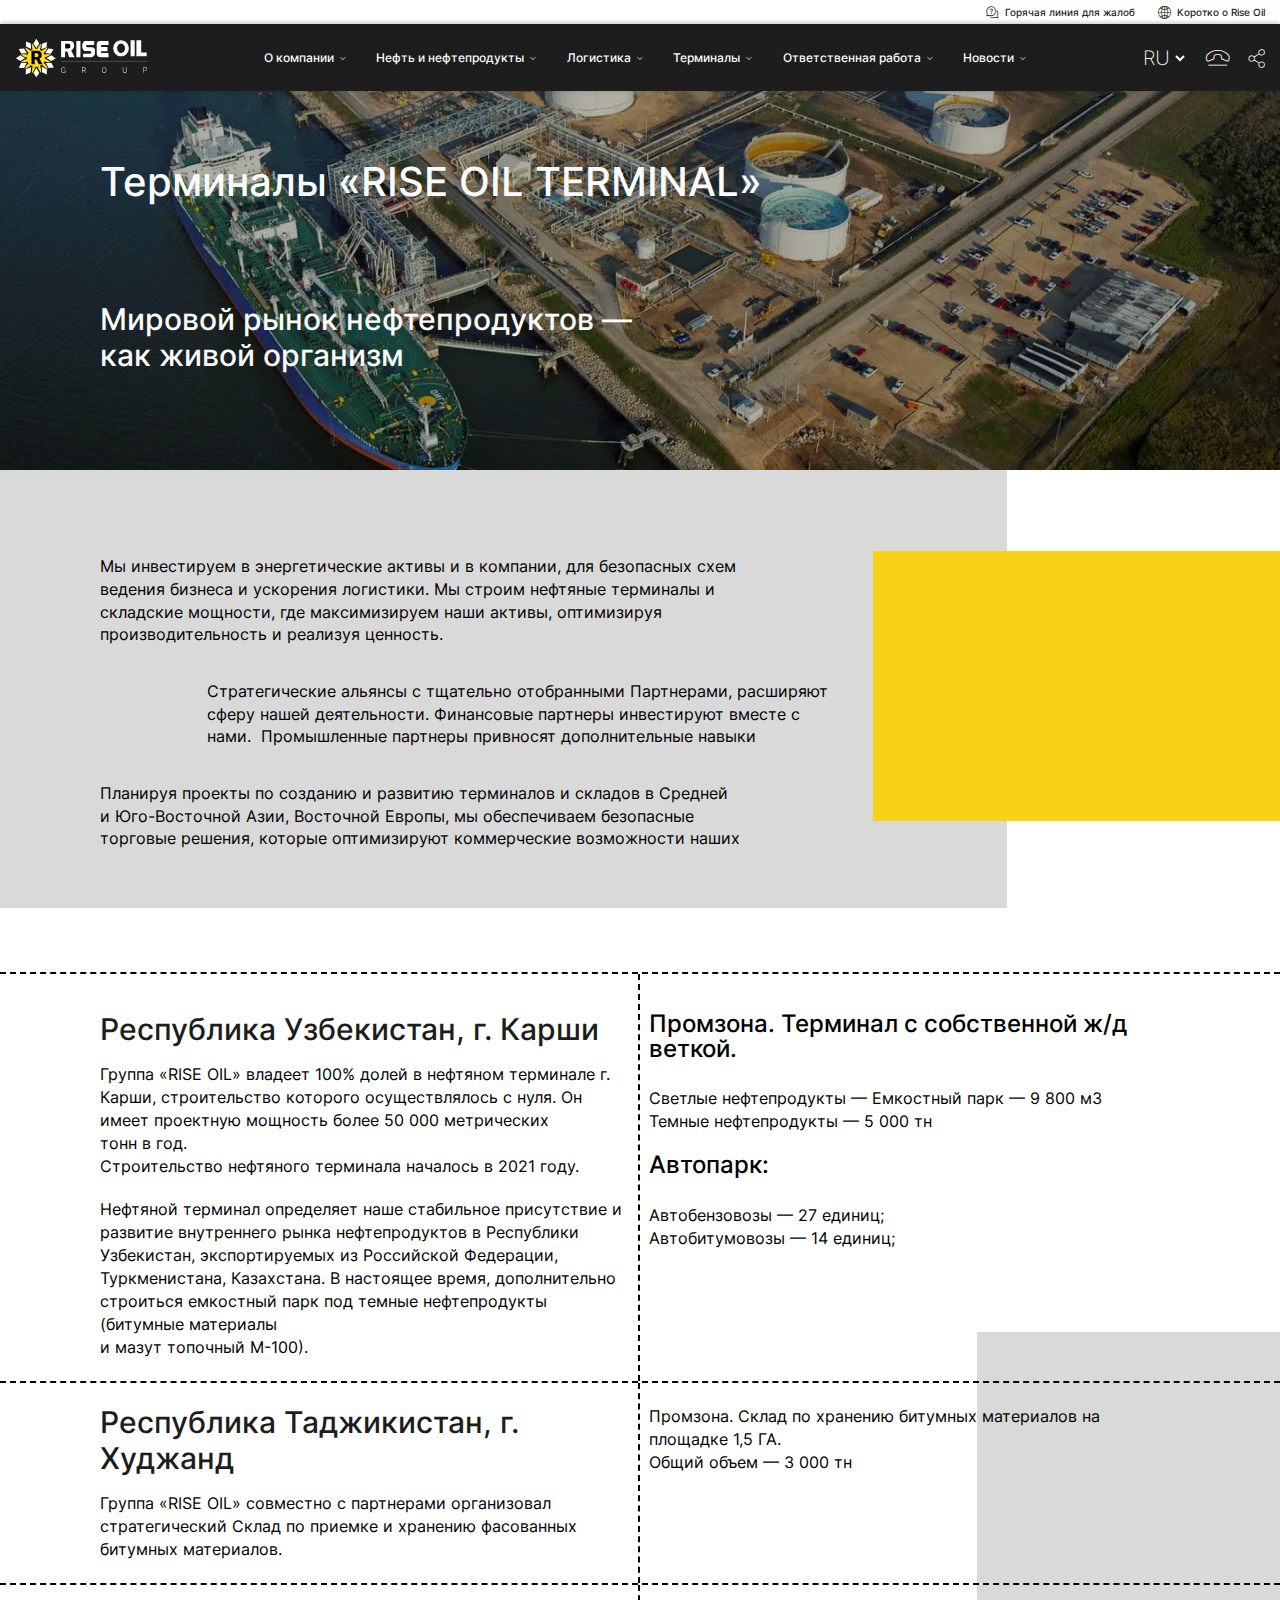
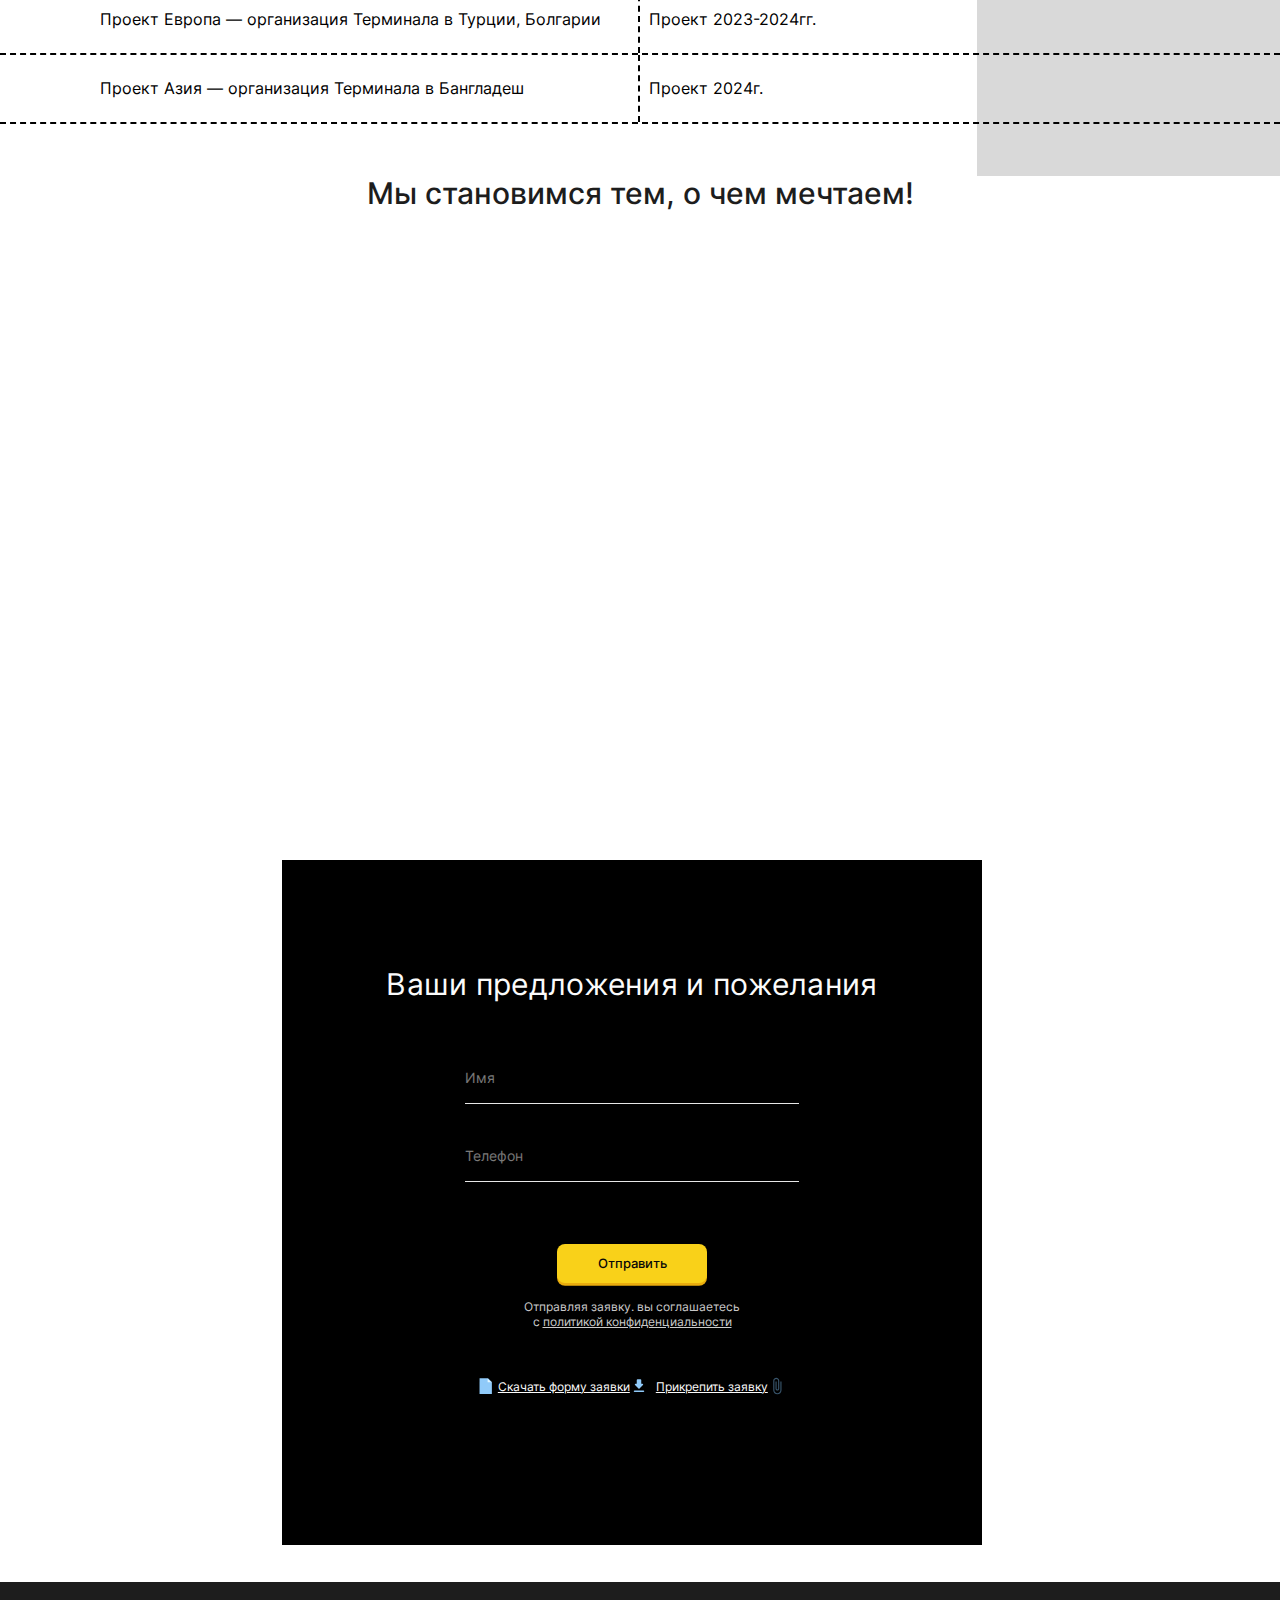
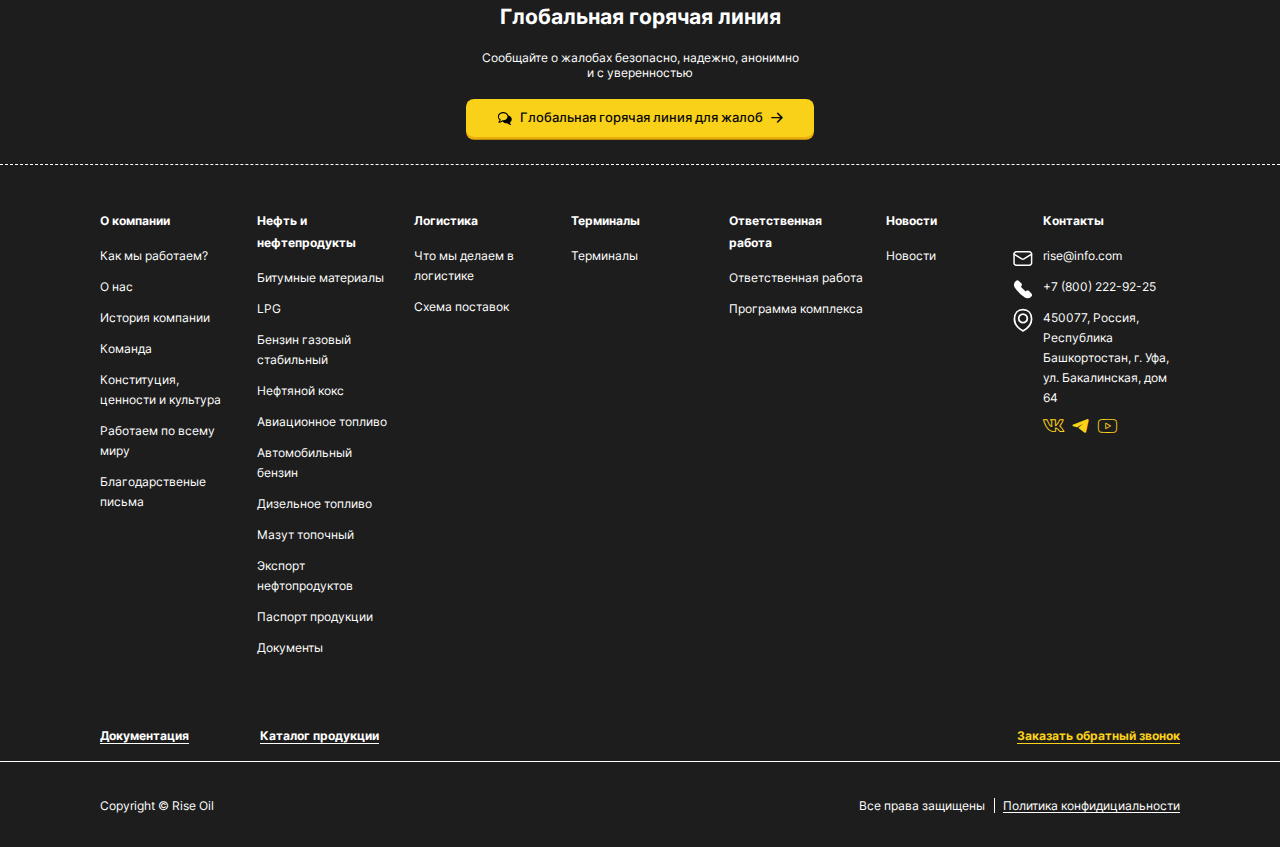
<file: terminal.html>
<!DOCTYPE html>
<html lang="ru">

<head>
	</div>
	<title>Треминалы RISE OIL</title>
	<meta charset="UTF-8">
	<meta name="format-detection" content="telephone=no">
	<style>
		body {
			opacity: 0;
		}
	</style>
	<link rel="stylesheet" href="css/style.min.css?_v=20230122010536">
	<link rel="shortcut icon" href="favicon.ico">
	<!-- <meta name="robots" content="noindex, nofollow"> -->
	<meta name="viewport" content="width=device-width, initial-scale=1.0">
</head>




<body>
	<div class="wrapper">
		<header data-scroll="92" data-scroll-show="800" class="header">
			<div class="header__top-block header-top-block">
				<div style="height:24px;" data-da=".header-main-block__menu,991.98,last" class="header-top-block__container">
					<a href="#" class="header-top-block__hotline _icon-hotline">Горячая линия для жалоб</a>
					<a href=" #" class="header-top-block__info _icon-info">Коротко о Rise Oil</a>
				</div>
			</div>
			<nav class="header__main-block header-main-block">
				<div class="header-main-block__container">
					<a href="index.html" class="header-main-block__logo"><img style="width:136px; height:44px;" src="img/header/logo3.svg" alt="Rise Oil"></a>
					<ul data-one-spoller data-spollers class="header-main-block__menu">
						<li сlass="header-main-block__item">
							<a data-spoller-close data-spoller href="#" class="header-main-block__link">О компании</a>
							<div class="header-main-block__submenu header-submenu">
								<div class="header-submenu__container">
									<div class="header-submenu__content">
										<h2 class="header-submenu__title">О компании</h2>
										<div class="header-submenu__text">Наше видение – это все более процветающий мир, в котором нефть и
											нефтепродукты беспрепятственно доставляются из любой точки мира в места наибольшего спроса.
											Мы стараемся делать это быстро и ответственно</div>
									</div>
									<ul class="header-submenu__items">
										<li class="header-submenu__item"><a href="#" class="header-submenu__link">Как мы работаем?</a></li>
										<li class="header-submenu__item"><a href="#" class="header-submenu__link">О нас</a></li>
										<li class="header-submenu__item"><a href="team.html" class="header-submenu__link">Команда</a></li>
										<li class="header-submenu__item"><a href="work-world.html" class="header-submenu__link">Работаем по
												всему миру</a>
										</li>
										<li class="header-submenu__item"><a href="#" class="header-submenu__link">История компании</a>
										</li>
										<li class="header-submenu__item"><a href="#" class="header-submenu__link">Конституция, ценности и
												культура </a>
										</li>
										<li class="header-submenu__item"><a href="#" class="header-submenu__link">Благодарственные письма</a>
										</li>
									</ul>
								</div>
							</div>
						</li>
						<li class="header-main-block__item">
							<a data-spoller-close data-spoller href="#" class="header-main-block__link">Нефть и нефтепродукты</a>
							<div class="header-main-block__submenu header-submenu">
								<div class="header-submenu__container">
									<div class="header-submenu__content">
										<h2 class="header-submenu__title">Нефть и нефтепродукты</h2>
										<div class="header-submenu__text">Наше видение – это все более процветающий мир, в котором нефть и
											нефтепродукты беспрепятственно доставляются из любой точки мира в места наибольшего спроса.
											Мы стараемся делать это быстро и ответственно</div>
									</div>
									<ul class="header-submenu__items">
										<li class="header-submenu__item"><a href="bitum.html" class="header-submenu__link">Битумные
												материалы</a></li>
										<li class="header-submenu__item"><a href="sug.html" class="header-submenu__link">LPG</a></li>
										<li class="header-submenu__item"><a href="bgs.html" class="header-submenu__link">Бензин газовый
												стабильный</a></li>
										<li class="header-submenu__item"><a href="#" class="header-submenu__link">Нефтяной кокс</a></li>
										<li class="header-submenu__item"><a href="#" class="header-submenu__link">Авиационное топливо</a></li>
										<li class="header-submenu__item"><a href="#" class="header-submenu__link">Автомобильный бензин</a></li>
										<li class="header-submenu__item"><a href="#" class="header-submenu__link">Дизельное топливо</a></li>
										<li class="header-submenu__item"><a href="#" class="header-submenu__link">Мазут топочный</a></li>
										<li class="header-submenu__item"><a href="#" class="header-submenu__link">Экспорт нефтопродуктов</a>
										</li>
										<li class="header-submenu__item"><a href="#" class="header-submenu__link">Паспорт продукции</a></li>
										<li class="header-submenu__item"><a href="#" class="header-submenu__link">Документы</a></li>
									</ul>
								</div>
							</div>
						</li>
						<li class="header-main-block__item">
							<a data-spoller-close data-spoller href="#" class="header-main-block__link">Логистика</a>
							<div class="header-main-block__submenu header-submenu">
								<div class="header-submenu__container">
									<div class="header-submenu__content">
										<h2 class="header-submenu__title">Логистика</h2>
										<div class="header-submenu__text">Наше видение – это все более процветающий мир, в котором нефть и
											нефтепродукты беспрепятственно доставляются из любой точки мира в места наибольшего спроса.
											Мы стараемся делать это быстро и ответственно</div>
									</div>
									<ul class="header-submenu__items">
										<li class="header-submenu__item"><a href="#" class="header-submenu__link">Что мы делаем в логистике</a>
										</li>
										<li class="header-submenu__item"><a href="#" class="header-submenu__link">Схема поставок</a></li>
									</ul>
								</div>
							</div>
						</li>
						<li class="header-main-block__item">
							<a data-spoller-close data-spoller href="#" class="header-main-block__link">Терминалы</a>
							<div class="header-main-block__submenu header-submenu">
								<div class="header-submenu__container">
									<div class="header-submenu__content">
										<h2 class="header-submenu__title">Терминалы</h2>
										<div class="header-submenu__text">Наше видение – это все более процветающий мир, в котором нефть и
											нефтепродукты беспрепятственно доставляются из любой точки мира в места наибольшего спроса.
											Мы стараемся делать это быстро и ответственно</div>
									</div>
									<ul class="header-submenu__items">
										<li class="header-submenu__item"><a href="terminal.html" class="header-submenu__link">Терминалы</a></li>
									</ul>
								</div>
							</div>
						</li>
						<li class="header-main-block__item">
							<a data-spoller-close data-spoller href="#" class="header-main-block__link">Ответственная работа</a>
							<div class="header-main-block__submenu header-submenu">
								<div class="header-submenu__container">
									<div class="header-submenu__content">
										<h2 class="header-submenu__title">Ответственная работа</h2>
										<div class="header-submenu__text">Наше видение – это все более процветающий мир, в котором нефть и
											нефтепродукты беспрепятственно доставляются из любой точки мира в места наибольшего спроса.
											Мы стараемся делать это быстро и ответственно</div>
									</div>
									<ul class="header-submenu__items">
										<li class="header-submenu__item"><a href="#" class="header-submenu__link">Ответственная работа</a></li>
										<li class="header-submenu__item"><a href="#" class="header-submenu__link">Программа комплекса</a></li>
									</ul>
								</div>
							</div>
						</li>
						<li class="header-main-block__item">
							<a data-spoller-close data-spoller href="#" class="header-main-block__link">Новости</a>
							<div class="header-main-block__submenu header-submenu">
								<div class="header-submenu__container">
									<div class="header-submenu__content">
										<h2 class="header-submenu__title">Новости</h2>
										<div class="header-submenu__text">Наше видение – это все более процветающий мир, в котором нефть и
											нефтепродукты беспрепятственно доставляются из любой точки мира в места наибольшего спроса.
											Мы стараемся делать это быстро и ответственно</div>
									</div>
									<ul class="header-submenu__items">
										<li class="header-submenu__item"><a href="news.html" class="header-submenu__link">Новости</a></li>
									</ul>
								</div>
							</div>
						</li>
						<div class="header-main-block__item header-main-block__item_networks">
							<a href="#" class="header-main-block__item_network-link _icon-vk"></a>
							<a href="#" class="header-main-block__item_network-link _icon-telegram"></a>
							<a href="#" class="header-main-block__item_network-link _icon-youtube"></a>
						</div>
					</ul>
					<div class="header-main-block__actions">
						<select class="header-main-block__language">
							<option value="ru" selected>ru</option>
							<option value="en">en</option>
							<option value="ch">ch</option>
						</select>
						<a href="tel:1234" class="header-main-block__phone _icon-phone"></a>
						<button type="button" class="header-main-block__share _icon-share"></button>
					</div>
					<button type="button" class="header__burger icon-menu"><span></span></button>
				</div>
			</nav>
		</header>

		<main class="terminal-page">
			<section class="terminal-page__block-1 terminal-page-block-1">
				<div class="terminal-page-block-1__bg-overlay"></div>
				<div class="terminal-page-block-1__container">
					<h1 class="terminal-page-block-1__title">Терминалы «RISE OIL TERMINAL»</h1>
					<div class="terminal-page-block-1__text">Мировой рынок нефтепродуктов — как живой организм</div>
				</div>
			</section>
			<section class="terminal-page__block-2 terminal-page-block-2">
				<div class="terminal-page-block-2__container">
					<div class="terminal-page-block-2__text">
						<p>
							Мы инвестируем в энергетические активы и в компании, для безопасных схем ведения бизнеса и ускорения
							логистики. Мы строим нефтяные терминалы
							и складские мощности, где максимизируем наши активы, оптимизируя производительность и реализуя ценность.
						</p>
						<p>
							Стратегические альянсы с тщательно отобранными Партнерами, расширяют сферу нашей деятельности. Финансовые
							партнеры инвестируют вместе с нами. 
							Промышленные партнеры привносят дополнительные навыки
						</p>
						<p>
							Планируя проекты по созданию и развитию терминалов и складов в Средней и Юго-Восточной Азии, Восточной
							Европы, мы обеспечиваем безопасные торговые решения, которые оптимизируют коммерческие возможности наших

						</p>
					</div>
				</div>
			</section>
			<section class="terminal-page__block-3 terminal-page-block-3">
				<div class="terminal-page-block-3__row-1">
					<div class="terminal-page-block-3__container">
						<div class="terminal-page-block-3__item">
							<h3 class="terminal-page-block-3__title">Республика Узбекистан, г. Карши</h3>
							<div class="terminal-page-block-3__text">
								<p>Группа «RISE OIL» владеет 100% долей в нефтяном терминале г. Карши, строительство которого
									осуществлялось с нуля.
									Он имеет проектную мощность более 50 000 метрических <br> тонн в год. <br>
									Строительство нефтяного терминала началось в 2021 году.
								</p>
								<p>
									Нефтяной терминал определяет наше стабильное присутствие и развитие внутреннего рынка нефтепродуктов в
									Республики Узбекистан, экспортируемых из Российской Федерации, Туркменистана, Казахстана.
									В настоящее время, дополнительно строиться емкостный парк под темные нефтепродукты (битумные материалы
									<br> и мазут топочный М-100).
								</p>
							</div>
						</div>
						<div class="terminal-page-block-3__item">
							<h4 class="terminal-page-block-3__subtitle">Промзона. Терминал с собственной ж/д веткой.</h4>
							<ul class="terminal-page-block-3__text">
								<li>Светлые нефтепродукты — Емкостный парк — 9 800 м3</li>
								<li>Темные нефтепродукты — 5 000 тн</li>
							</ul>
							<h4 class="terminal-page-block-3__subtitle">Автопарк:</h4>
							<ul class="terminal-page-block-3__text">
								<li>Автобензовозы — 27 единиц;</li>
								<li>Автобитумовозы — 14 единиц;</li>
							</ul>
						</div>
					</div>
				</div>
				<div class="terminal-page-block-3__row-2">
					<div class="terminal-page-block-3__container">
						<div class="terminal-page-block-3__item">
							<h3 class="terminal-page-block-3__title">Республика Таджикистан, г. Худжанд</h3>
							<div class="terminal-page-block-3__text">
								<p>
									Группа «RISE OIL» совместно с партнерами организовал стратегический Склад по приемке и хранению
									фасованных битумных материалов.
								</p>
							</div>
						</div>
						<div class="terminal-page-block-3__item">
							<ul class="terminal-page-block-3__text">
								<li>Промзона. Склад по хранению битумных материалов на площадке 1,5 ГА.</li>
								<li>Общий объем — 3 000 тн</li>
							</ul>
						</div>
					</div>
				</div>
				<div class="terminal-page-block-3__row-3">
					<div class="terminal-page-block-3__container">
						<div class="terminal-page-block-3__item">Проект Европа — организация Терминала в Турции, Болгарии</div>
						<div class="terminal-page-block-3__item">Проект 2023-2024гг.</div>
					</div>
				</div>
				<div class="terminal-page-block-3__row-4">
					<div class="terminal-page-block-3__container">
						<div class="terminal-page-block-3__item">Проект Азия — организация Терминала в Бангладеш</div>
						<div class="terminal-page-block-3__item">Проект 2024г.</div>
					</div>
				</div>
			</section>
			<section class="terminal-page__block-4 terminal-page-block-4">
				<div class="terminal-page-block-4__container">
					<h2 class="terminal-page-block-4__title">Мы становимся тем, о чем мечтаем!</h2>
					<div class="terminal-page-block-4__map">
						<iframe src="https://yandex.ru/map-widget/v1/?um=constructor%3Adf0b1d230290ffbace89c706a5ba42ffaea805093dd9118d327c3b33d704a46c&amp;source=constructor" frameborder="0"></iframe>
					</div>
				</div>
			</section>
			<section class="terminal-page__block-5 terminal-page-block-5">
				<div class="terminal-page-block-5__container">
					<div class="terminal-page-block-5__form-request-container">
						<div class="request__body undefined">
							<h2 class="request__title">Ваши предложения и пожелания</h2>
							<form id="form" data-popup-message="#request-popup" action="#" class="request__form">
								<input id="form-name" data-required autocomplete="off" type="text" name="form[]" data-error="" placeholder="Имя" class="request__input undefined">
								<input id="form-phone" data-required autocomplete="off" type="text" name="form[]" data-error="" placeholder="Телефон" class="request__input undefined">
								<button type="submit" class="request__button">Отправить</button>
							</form>
							<div class="request__privacy undefined">
								Отправляя заявку. вы соглашаетесь с <a href="#" class="request__privacy-link">политикой
									конфиденциальности</a>
							</div>
							<div class="request__requests undefined">
								<a href="#" class="request__download">Скачать форму заявки</a>
								<a href="#" class="request__upload">Прикрепить заявку</a>
							</div>
						</div>
					</div>
				</div>
			</section>
		</main>
		<footer class="footer">
			<div class="footer__top-block footer-top-block">
				<div class="footer-top-block__container">
					<h2 class="footer-top-block__title">Глобальная горячая линия</h2>
					<div class="footer-top-block__text">Сообщайте о жалобах безопасно, надежно, анонимно и с уверенностью</div>
					<a href="#" class="footer-top-block__button">Глобальная горячая линия для жалоб</a>
				</div>
			</div>
			<div class="footer__main-block footer-main-block">
				<div data-spollers="991.98,max" data-one-spoller class="footer-main-block__container">
					<div class="footer-main-block__column">
						<div data-spoller class="footer-main-block__title"><span>О компании</span></div>
						<ul class="footer-main-block__items">
							<li class="footer-main-block__item"><a href="#" class="footer-main-block__link">Как мы работаем?</a></li>
							<li class="footer-main-block__item"><a href="#" class="footer-main-block__link">О нас</a></li>
							<li class="footer-main-block__item"><a href="#" class="footer-main-block__link">История компании</a></li>
							<li class="footer-main-block__item"><a href="team.html" class="footer-main-block__link">Команда</a></li>
							<li class="footer-main-block__item"><a href="#" class="footer-main-block__link">Конституция, ценности и
									культура </a></li>
							<li class="footer-main-block__item"><a href="work-world.html" class="footer-main-block__link">Работаем по
									всему миру</a>
							</li>
							<li class="footer-main-block__item"><a href="#" class="footer-main-block__link">Благодарственые письма</a>
							</li>
						</ul>
					</div>
					<div class="footer-main-block__column">
						<div data-spoller class="footer-main-block__title"><span>Нефть и
								нефтепродукты</span></div>
						<ul class="footer-main-block__items">
							<li class="footer-main-block__item"><a href="bitum.html" class="footer-main-block__link">Битумные
									материалы</a></li>
							<li class="footer-main-block__item"><a href="sug.html" class="footer-main-block__link">LPG</a></li>
							<li class="footer-main-block__item"><a href="bgs.html" class="footer-main-block__link">Бензин газовый
									стабильный</a>
							</li>
							<li class="footer-main-block__item"><a href="#" class="footer-main-block__link">Нефтяной кокс</a></li>
							<li class="footer-main-block__item"><a href="#" class="footer-main-block__link">Авиационное топливо</a></li>
							<li class="footer-main-block__item"><a href="#" class="footer-main-block__link">Автомобильный бензин</a></li>
							<li class="footer-main-block__item"><a href="#" class="footer-main-block__link">Дизельное топливо</a></li>
							<li class="footer-main-block__item"><a href="#" class="footer-main-block__link">Мазут топочный</a></li>
							<li class="footer-main-block__item"><a href="#" class="footer-main-block__link">Экспорт нефтопродуктов</a>
							</li>
							<li class="footer-main-block__item"><a href="#" class="footer-main-block__link">Паспорт продукции</a></li>
							<li class="footer-main-block__item"><a href="#" class="footer-main-block__link">Документы</a></li>
						</ul>
					</div>
					<div class="footer-main-block__column">
						<div data-spoller class="footer-main-block__title"><span>Логистика</span></div>
						<ul class="footer-main-block__items">
							<li class="footer-main-block__item"><a href="#" class="footer-main-block__link">Что мы делаем в логистике</a>
							</li>
							<li class="footer-main-block__item"><a href="#" class="footer-main-block__link">Схема поставок</a></li>
						</ul>
					</div>
					<div class="footer-main-block__column">
						<div data-spoller class="footer-main-block__title"><span>Терминалы</span></div>
						<ul class="footer-main-block__items">
							<li class="footer-main-block__item"><a href="terminal.html" class="footer-main-block__link">Терминалы</a></li>
						</ul>
					</div>
					<div class="footer-main-block__column">
						<div data-spoller class="footer-main-block__title"><span>Ответственная
								работа</span></div>
						<ul class="footer-main-block__items">
							<li class="footer-main-block__item"><a href="#" class="footer-main-block__link">Ответственная работа</a></li>
							<li class="footer-main-block__item"><a href="#" class="footer-main-block__link">Программа комплекса</a></li>
						</ul>
					</div>
					<div class="footer-main-block__column">
						<div data-spoller class="footer-main-block__title"><span>Новости</span></div>
						<ul class="footer-main-block__items">
							<li class="footer-main-block__item"><a href="news.html" class="footer-main-block__link">Новости</a></li>
						</ul>
					</div>
					<div class="footer-main-block__column">
						<div data-spoller class="footer-main-block__title"><span>Контакты</span></div>
						<ul class="footer-main-block__items">
							<li class="footer-main-block__item"><a href="mailto:rise@info.com" class="footer-main-block__link footer-main-block__link_mail">rise@info.com</a></li>
							<li class="footer-main-block__item">
								<a href="tel:78002229225" class="footer-main-block__link footer-main-block__link_phone">+7 (800)
									222-92-25</a>
							</li>
							<li class="footer-main-block__item"><a href="#" class="footer-main-block__link footer-main-block__link_geo">450077, Россия,
									Республика
									Башкортостан, г. Уфа, ул. Бакалинская, дом 64</a></li>
							<li class="footer-main-block__item footer-main-block__item_networks">
								<a href="#" class="footer-main-block__item_network-link _icon-vk"></a>
								<a href="#" class="footer-main-block__item_network-link _icon-telegram"></a>
								<a href="#" class="footer-main-block__item_network-link _icon-youtube"></a>
							</li>
						</ul>
					</div>
				</div>
			</div>
			<div class="footer__bottom-block footer-bottom-block">
				<div class="footer-bottom-block__items">
					<div class="footer-bottom-block__container footer-bottom-block__container_top">
						<div class="footer-bottom-block__links">
							<a href="#" class="footer-bottom-block__link">Документация</a>
							<a href="#" class="footer-bottom-block__link">Каталог продукции</a>
						</div>
						<button type="button" class="footer-bottom-block__link footer-bottom-block__callback">Заказать обратный
							звонок</button>
					</div>
				</div>
				<div class="footer-bottom-block__copyrights">
					<div class="footer-bottom-block__container footer-bottom-block__container_bottom">
						<div class="footer-bottom-block__copyright">Copyright © Rise Oil</div>
						<div class="footer-bottom-block__privacy">
							<span>Все права защищены</span>
							<a href="#" class="footer-bottom-block__privacy-link">Политика конфидициальности</a>
						</div>
					</div>
				</div>
			</div>
		</footer>
	</div>
	<div id="request-popup" aria-hidden="true" class="popup">
		<div class="popup__wrapper">
			<div class="popup__content">
				<button data-close type="button" class="popup__close"></button>
				<div class="popup__text">
					Спасибо за отправку! Мы свяжемся с Вами в течении 15 минут!
				</div>
			</div>
		</div>
	</div>


	<script src="js/app.min.js?_v=20230122010536"></script>
</body>

</html>
</file>
<file: css/style.min.css>
@charset "UTF-8";@font-face{font-family:icons;font-display:fallback;src:url(../fonts/icons.woff2) format("woff2"),url(../fonts/icons.woff) format("woff");font-weight:400;font-style:normal}@font-face{font-family:Inter;font-display:fallback;src:url(../fonts/Inter-Bold.woff2) format("woff2"),url(../fonts/Inter-Bold.woff) format("woff");font-weight:700;font-style:normal}@font-face{font-family:Inter;font-display:fallback;src:url(../fonts/Inter-ExtraLight.woff2) format("woff2"),url(../fonts/Inter-ExtraLight.woff) format("woff");font-weight:200;font-style:normal}@font-face{font-family:Inter;font-display:fallback;src:url(../fonts/Inter-Regular.woff2) format("woff2"),url(../fonts/Inter-Regular.woff) format("woff");font-weight:400;font-style:normal}@font-face{font-family:Inter;font-display:fallback;src:url(../fonts/Inter-Thin.woff2) format("woff2"),url(../fonts/Inter-Thin.woff) format("woff");font-weight:100;font-style:normal}@font-face{font-family:Inter;font-display:fallback;src:url(../fonts/Inter-Medium.woff2) format("woff2"),url(../fonts/Inter-Medium.woff) format("woff");font-weight:500;font-style:normal}@font-face{font-family:Inter;font-display:fallback;src:url(../fonts/Inter-SemiBold.woff2) format("woff2"),url(../fonts/Inter-SemiBold.woff) format("woff");font-weight:600;font-style:normal}.block-7__title::before,.footer-main-block__title span:before,.footer-top-block__button::before,.header-main-block__link:before,[class*=_icon-]:before{font-family:icons;font-style:normal;font-weight:400;font-variant:normal;text-transform:none;line-height:1;-webkit-font-smoothing:antialiased;-moz-osx-font-smoothing:grayscale}[class*=_icon-]:before{display:block}._icon-arrow:before,.footer-main-block__title span:before,.header-main-block__link:before{content:"\e900"}._icon-download:before{content:"\e901"}._icon-geo:before{content:"\e902"}._icon-hotline:before{content:"\e903"}._icon-info:before{content:"\e904"}._icon-mail:before{content:"\e905"}._icon-next-back:before,.block-7__title:before,.footer-top-block__button:before{content:"\e906"}._icon-pdf:before{content:"\e907"}._icon-phone:before{content:"\e908"}._icon-phone-2:before{content:"\e909"}._icon-share:before{content:"\e90a"}._icon-telegram:before{content:"\e90b"}._icon-upload:before{content:"\e90c"}._icon-vk:before{content:"\e90d"}._icon-youtube:before{content:"\e90e"}*{padding:0;margin:0;border:0}*,:after,:before{-webkit-box-sizing:border-box;box-sizing:border-box}body,html{height:100%;min-width:320px}body{color:#000;line-height:1;font-family:Inter;font-size:.875rem;-ms-text-size-adjust:100%;-moz-text-size-adjust:100%;-webkit-text-size-adjust:100%;-webkit-font-smoothing:antialiased;-moz-osx-font-smoothing:grayscale}button,input,textarea{font-family:Inter;font-size:inherit}button{cursor:pointer;color:inherit;background-color:inherit}a{color:inherit}a:link,a:visited{text-decoration:none}a:hover{text-decoration:none}ul li{list-style:none}img{vertical-align:top}h1,h2,h3,h4,h5,h6{font-weight:inherit;font-size:inherit}body{margin-top:5.6875rem}.lock body{overflow:hidden;-ms-touch-action:none;touch-action:none;-ms-scroll-chaining:none;overscroll-behavior:none}.loaded body{opacity:1}.wrapper{min-height:100%;display:-webkit-box;display:-ms-flexbox;display:flex;-webkit-box-orient:vertical;-webkit-box-direction:normal;-ms-flex-direction:column;flex-direction:column;overflow:hidden}.wrapper>main{-webkit-box-flex:1;-ms-flex:1 1 auto;flex:1 1 auto}.wrapper>*{min-width:0}[class*=__container]{max-width:81.25rem;-webkit-box-sizing:content-box;box-sizing:content-box;margin:0 auto;padding:0 .9375rem}body::after{content:"";background-color:rgba(0,0,0,.5);position:fixed;width:100%;height:100%;top:0;left:0;opacity:0;-webkit-transition:opacity .8s ease 0s;-o-transition:opacity .8s ease 0s;transition:opacity .8s ease 0s;pointer-events:none;z-index:149}.popup-show body::after{opacity:1}.popup{position:fixed;top:0;left:0;bottom:0;right:0;padding:30px 10px;-webkit-transition:visibility .8s ease 0s;-o-transition:visibility .8s ease 0s;transition:visibility .8s ease 0s;visibility:hidden;pointer-events:none}.popup_show{z-index:150;visibility:visible;overflow:auto;pointer-events:auto}.popup_show .popup__content{visibility:visible;-webkit-transform:scale(1);-ms-transform:scale(1);transform:scale(1)}.popup__wrapper{display:-webkit-box;display:-ms-flexbox;display:flex;-webkit-box-orient:vertical;-webkit-box-direction:normal;-ms-flex-direction:column;flex-direction:column;-webkit-box-align:center;-ms-flex-align:center;align-items:center;min-height:100%;-webkit-box-flex:1;-ms-flex:1 1 auto;flex:1 1 auto;width:100%;display:flex;-webkit-box-pack:center;-ms-flex-pack:center;justify-content:center;align-items:center}.popup__content{visibility:hidden;-webkit-transform:scale(0);-ms-transform:scale(0);transform:scale(0);-webkit-transition:-webkit-transform .3s ease 0s;transition:-webkit-transform .3s ease 0s;-o-transition:transform .3s ease 0s;transition:transform .3s ease 0s;transition:transform .3s ease 0s,-webkit-transform .3s ease 0s;background-color:#eee;padding:20px;width:100%;max-width:900px;border-radius:20px}.lock .popup__content{visibility:visible}.popup__close{position:absolute;right:2%;top:20%;width:1.875rem;height:1.125rem;cursor:pointer}.popup__close::after,.popup__close::before{content:"";right:0;position:absolute;width:100%;height:.125rem;background-color:#000}.popup__close::before{top:calc(50% - .0625rem);-webkit-transform:rotate(-45deg);-ms-transform:rotate(-45deg);transform:rotate(-45deg)}.popup__close::after{bottom:calc(50% - .0625rem);-webkit-transform:rotate(45deg);-ms-transform:rotate(45deg);transform:rotate(45deg)}.popup__text{padding:1.875rem 0;font-size:1.25rem}.bitum-page-block-10__title,.block-10__title,.block-11__title,.block-2__title,.block-3__title,.block-4__title,.block-5__title,.block-7__title,.block-8__title,.block-9__title,.team-page__title,.title{font-weight:600;line-height:120%;color:#1d1d1d}@supports (font-size:clamp(1.25rem ,0.8333333333rem + 2.0833333333vw ,2.125rem)){.bitum-page-block-10__title,.block-10__title,.block-11__title,.block-2__title,.block-3__title,.block-4__title,.block-5__title,.block-7__title,.block-8__title,.block-9__title,.team-page__title,.title{font-size:clamp(1.25rem ,.8333333333rem + 2.0833333333vw ,2.125rem)}}@supports not (font-size:clamp(1.25rem ,0.8333333333rem + 2.0833333333vw ,2.125rem)){.bitum-page-block-10__title,.block-10__title,.block-11__title,.block-2__title,.block-3__title,.block-4__title,.block-5__title,.block-7__title,.block-8__title,.block-9__title,.team-page__title,.title{font-size:calc(1.25rem + .875 * (100vw - 20rem)/ 42)}}.bgs-page-block-3__title,.bgs-page-block-4__title,.bitum-fas-page-block-2__title,.bitum-fas-page-block-3__title,.bitum-fas-page-block-4__title,.bitum-fas-page-block-8__title,.bitum-fas-page-block-9__title,.bitum-page-block-3__title,.bitum-page-block-6__title,.bitum-page-block-8__title,.bitum-pbv-page-block-11__title,.bitum-pbv-page-block-2__title,.bitum-pbv-page-block-3__title,.bitum-pbv-page-block-4__title,.bitum-pbv-page-block-6__title,.bitum-pbv-page-block-7__title,.bitum-pbv-page-block-8__title,.bitum-pbv-page-block-9__title,.bitum-pg-page-block-11__title,.bitum-pg-page-block-1__title,.bitum-pg-page-block-2__title,.bitum-pg-page-block-3__title,.bitum-pg-page-block-4__title,.bitum-pg-page-block-5__title,.bitum-pg-page-block-6__title,.bitum-pg-page-block-8__title,.bitum-pg-page-block-9__title,.kerosin-page-block-3__title,.mazut-page-block-2__title,.mazut-page-block-3__title,.mazut-page-block-4__subtitle,.mazut-page-block-5__title,.mazut-page-block-6__item:nth-child(odd),.mazut-page-block-6__title,.mazut-page-block-8__title,.terminal-page-block-3__title,.terminal-page-block-4__title,.title-2,.work-team-page-block-2__title,.work-team-page-block-3__title{line-height:1.2;font-weight:500}@supports (font-size:clamp(1.375rem ,1.2165841584rem + 0.7920792079vw ,1.875rem)){.bgs-page-block-3__title,.bgs-page-block-4__title,.bitum-fas-page-block-2__title,.bitum-fas-page-block-3__title,.bitum-fas-page-block-4__title,.bitum-fas-page-block-8__title,.bitum-fas-page-block-9__title,.bitum-page-block-3__title,.bitum-page-block-6__title,.bitum-page-block-8__title,.bitum-pbv-page-block-11__title,.bitum-pbv-page-block-2__title,.bitum-pbv-page-block-3__title,.bitum-pbv-page-block-4__title,.bitum-pbv-page-block-6__title,.bitum-pbv-page-block-7__title,.bitum-pbv-page-block-8__title,.bitum-pbv-page-block-9__title,.bitum-pg-page-block-11__title,.bitum-pg-page-block-1__title,.bitum-pg-page-block-2__title,.bitum-pg-page-block-3__title,.bitum-pg-page-block-4__title,.bitum-pg-page-block-5__title,.bitum-pg-page-block-6__title,.bitum-pg-page-block-8__title,.bitum-pg-page-block-9__title,.kerosin-page-block-3__title,.mazut-page-block-2__title,.mazut-page-block-3__title,.mazut-page-block-4__subtitle,.mazut-page-block-5__title,.mazut-page-block-6__item:nth-child(odd),.mazut-page-block-6__title,.mazut-page-block-8__title,.terminal-page-block-3__title,.terminal-page-block-4__title,.title-2,.work-team-page-block-2__title,.work-team-page-block-3__title{font-size:clamp(1.375rem ,1.2165841584rem + .7920792079vw ,1.875rem)}}@supports not (font-size:clamp(1.375rem ,1.2165841584rem + 0.7920792079vw ,1.875rem)){.bgs-page-block-3__title,.bgs-page-block-4__title,.bitum-fas-page-block-2__title,.bitum-fas-page-block-3__title,.bitum-fas-page-block-4__title,.bitum-fas-page-block-8__title,.bitum-fas-page-block-9__title,.bitum-page-block-3__title,.bitum-page-block-6__title,.bitum-page-block-8__title,.bitum-pbv-page-block-11__title,.bitum-pbv-page-block-2__title,.bitum-pbv-page-block-3__title,.bitum-pbv-page-block-4__title,.bitum-pbv-page-block-6__title,.bitum-pbv-page-block-7__title,.bitum-pbv-page-block-8__title,.bitum-pbv-page-block-9__title,.bitum-pg-page-block-11__title,.bitum-pg-page-block-1__title,.bitum-pg-page-block-2__title,.bitum-pg-page-block-3__title,.bitum-pg-page-block-4__title,.bitum-pg-page-block-5__title,.bitum-pg-page-block-6__title,.bitum-pg-page-block-8__title,.bitum-pg-page-block-9__title,.kerosin-page-block-3__title,.mazut-page-block-2__title,.mazut-page-block-3__title,.mazut-page-block-4__subtitle,.mazut-page-block-5__title,.mazut-page-block-6__item:nth-child(odd),.mazut-page-block-6__title,.mazut-page-block-8__title,.terminal-page-block-3__title,.terminal-page-block-4__title,.title-2,.work-team-page-block-2__title,.work-team-page-block-3__title{font-size:calc(1.375rem + .5 * (100vw - 20rem)/ 63.125)}}.bgs-page-block-1__title,.bitum-fas-page-block-1__title,.bitum-page-block-1__title,.bitum-pbv-page-block-1__title,.kerosin-page-block-1__title,.mails-page__title,.mazut-page-block-1__title,.terminal-page-block-1__title,.title-3{line-height:1.2;font-weight:500}@supports (font-size:clamp(1.375rem ,0.8392857143rem + 2.6785714286vw ,2.5rem)){.bgs-page-block-1__title,.bitum-fas-page-block-1__title,.bitum-page-block-1__title,.bitum-pbv-page-block-1__title,.kerosin-page-block-1__title,.mails-page__title,.mazut-page-block-1__title,.terminal-page-block-1__title,.title-3{font-size:clamp(1.375rem ,.8392857143rem + 2.6785714286vw ,2.5rem)}}@supports not (font-size:clamp(1.375rem ,0.8392857143rem + 2.6785714286vw ,2.5rem)){.bgs-page-block-1__title,.bitum-fas-page-block-1__title,.bitum-page-block-1__title,.bitum-pbv-page-block-1__title,.kerosin-page-block-1__title,.mails-page__title,.mazut-page-block-1__title,.terminal-page-block-1__title,.title-3{font-size:calc(1.375rem + 1.125 * (100vw - 20rem)/ 42)}}.block-2__button,.block-4__button,.block-5-tab-item__button,.btn-1{display:inline-block;padding:.5rem 1.5625rem;border-radius:1.1875rem;background:-webkit-gradient(linear,left top,left bottom,from(rgba(255,255,255,.94)),color-stop(52.08%,rgba(255,255,255,.24)),color-stop(52.09%,rgba(255,255,255,0)),to(rgba(255,255,255,.29))),-webkit-gradient(linear,left top,left bottom,from(rgba(255,255,255,.4)),color-stop(51.56%,rgba(255,255,255,0))),#f9d119;background:-o-linear-gradient(top,rgba(255,255,255,.94) 0,rgba(255,255,255,.24) 52.08%,rgba(255,255,255,0) 52.09%,rgba(255,255,255,.29) 100%),-o-linear-gradient(top,rgba(255,255,255,.4) 0,rgba(255,255,255,0) 51.56%),#f9d119;background:linear-gradient(180deg,rgba(255,255,255,.94) 0,rgba(255,255,255,.24) 52.08%,rgba(255,255,255,0) 52.09%,rgba(255,255,255,.29) 100%),linear-gradient(180deg,rgba(255,255,255,.4) 0,rgba(255,255,255,0) 51.56%),#f9d119;color:#1d1d1d;line-height:1.2142857143;font-weight:500}@supports (font-size:clamp(0.875rem ,1.4285714286rem + -0.8928571429vw ,1.25rem)){.block-2__button,.block-4__button,.block-5-tab-item__button,.btn-1{font-size:clamp(.875rem ,1.4285714286rem + -.8928571429vw ,1.25rem)}}@supports not (font-size:clamp(0.875rem ,1.4285714286rem + -0.8928571429vw ,1.25rem)){.block-2__button,.block-4__button,.block-5-tab-item__button,.btn-1{font-size:calc(1.25rem + -.375 * (100vw - 20rem)/ 42)}}.btn-2,.footer-top-block__button,[class~=request__button]{background-color:#f9d119;-webkit-box-shadow:0 2.81481px 0 #eaac0d;box-shadow:0 2.81481px 0 #eaac0d;border-radius:.5rem;display:inline-block;color:#070707;font-weight:500;line-height:1.2307692308;padding:.71875rem 2.53125rem}@supports (font-size:clamp(0.8125rem ,1.4583333333rem + -1.0416666667vw ,1.25rem)){.btn-2,.footer-top-block__button,[class~=request__button]{font-size:clamp(.8125rem ,1.4583333333rem + -1.0416666667vw ,1.25rem)}}@supports not (font-size:clamp(0.8125rem ,1.4583333333rem + -1.0416666667vw ,1.25rem)){.btn-2,.footer-top-block__button,[class~=request__button]{font-size:calc(1.25rem + -.4375 * (100vw - 20rem)/ 42)}}.block-2__text,.block-4__text,.block-5-tab-item__text,.block-9-item__text,.text{color:#6c757d}@supports (line-height:clamp(1.25rem ,1.1905940594rem + 0.297029703vw ,1.4375rem)){.block-2__text,.block-4__text,.block-5-tab-item__text,.block-9-item__text,.text{line-height:clamp(1.25rem ,1.1905940594rem + .297029703vw ,1.4375rem)}}@supports not (line-height:clamp(1.25rem ,1.1905940594rem + 0.297029703vw ,1.4375rem)){.block-2__text,.block-4__text,.block-5-tab-item__text,.block-9-item__text,.text{line-height:calc(1.25rem + .1875 * (100vw - 20rem)/ 63.125)}}@supports (font-size:clamp(0.875rem ,1.1517857143rem + -0.4464285714vw ,1.0625rem)){.block-2__text,.block-4__text,.block-5-tab-item__text,.block-9-item__text,.text{font-size:clamp(.875rem ,1.1517857143rem + -.4464285714vw ,1.0625rem)}}@supports not (font-size:clamp(0.875rem ,1.1517857143rem + -0.4464285714vw ,1.0625rem)){.block-2__text,.block-4__text,.block-5-tab-item__text,.block-9-item__text,.text{font-size:calc(1.0625rem + -.1875 * (100vw - 20rem)/ 42)}}.bitum-fas-page-block-3__subtitle,.bitum-fas-page-block-6__spoller,.bitum-fas-page-block-8__video-subtitle,.bitum-pbv-page-block-12__spoller,.bitum-pbv-page-block-1__text,.bitum-pbv-page-block-2__container,.bitum-pbv-page-block-3__items,.bitum-pbv-page-block-6__item,.bitum-pbv-page-block-8__subtitle,.bitum-pg-page-block-1__text,.bitum-pg-page-block-2__item,.bitum-pg-page-block-4__subtitle,.bitum-pg-page-block-5__list,.bitum-pg-page-block-5__text,.bitum-pg-page-block-6__text,.bitum-pg-page-block-7__spoller,.bitum-pg-page-block-9__video-subtitle,.mazut-page-block-3__text,.mazut-page-block-4__text,.mazut-page-block-5__text,.mazut-page-block-6__text,.text-2{font-size:1rem;line-height:1.4375}[class$=__passport]{color:#fff;background-color:#000;padding-top:1.125rem;position:relative}@supports (padding-bottom:clamp(1rem ,0.6831683168rem + 1.5841584158vw ,2rem)){[class$=__passport]{padding-bottom:clamp(1rem ,.6831683168rem + 1.5841584158vw ,2rem)}}@supports not (padding-bottom:clamp(1rem ,0.6831683168rem + 1.5841584158vw ,2rem)){[class$=__passport]{padding-bottom:calc(1rem + 1 * (100vw - 20rem)/ 63.125)}}[class$=__passport] span{-webkit-box-flex:0;-ms-flex:0 0 auto;flex:0 0 auto}[class$=__passport]::before{content:"";position:absolute;bottom:0;left:-99.85%;width:150%;height:100%;background-color:#000;z-index:-1}[class$=__passport-link]{text-decoration:underline!important;font-size:1rem;line-height:1.4375;position:relative;-webkit-transition:color .3s ease 0s;-o-transition:color .3s ease 0s;transition:color .3s ease 0s;display:-webkit-box;display:-ms-flexbox;display:flex;-webkit-box-orient:horizontal;-webkit-box-direction:reverse;-ms-flex-direction:row-reverse;flex-direction:row-reverse;-webkit-box-pack:start;-ms-flex-pack:start;justify-content:start;-webkit-box-align:end;-ms-flex-align:end;align-items:end;gap:.875rem}[class$=__passport-link]::after,[class$=__passport-link]::before{content:"";-webkit-box-flex:0;-ms-flex:0 0 1.75rem;flex:0 0 1.75rem;height:2rem}[class$=__passport-link]::after{background:url(../img/bgs-page/pdf.svg) center/100% no-repeat}[class$=__passport-link]::before{background:url(../img/bgs-page/download.svg) center/100% no-repeat}.bitum-fas-page-block-4__decoration_circle-big,.circle-big{border-radius:50%;width:1.9375rem;height:1.9375rem;display:-webkit-box;display:-ms-flexbox;display:flex;-webkit-box-align:center;-ms-flex-align:center;align-items:center;-webkit-box-pack:center;-ms-flex-pack:center;justify-content:center;background-color:#f9d119;z-index:1}.bitum-fas-page-block-4__decoration_circle-small,.circle-small{width:.9375rem;height:.9375rem;border-radius:50%;background-color:#fff;z-index:2}.bitum-fas-page-block-4__decoration,.decoration-line{display:-ms-grid;display:grid;position:relative}.bitum-fas-page-block-4__decoration::after,.decoration-line::after{content:"";position:absolute;bottom:50%;left:0;width:100%;height:.125rem;background-color:#aaa6a6}[class*=__map]{position:relative}[class*=__map] iframe{position:absolute;top:0;left:0;width:100%;height:100%}.header{position:absolute;top:0;left:0;width:100%;z-index:5}.header._header-scroll{position:fixed;top:-200%}.menu-open .header._header-scroll{top:0}.header._header-scroll .header-main-block__container{height:3.75rem}.header._header-scroll .header-top-block{display:none}.header._header-show{top:0}.loaded .header._header-show{-webkit-transition:all 1s ease 0s;-o-transition:all 1s ease 0s;transition:all 1s ease 0s}.header._header-show .header-main-block{background-color:rgba(29,29,29,.9)}.header-top-block{background-color:#fff}.header-top-block__container{display:-webkit-box;display:-ms-flexbox;display:flex;-webkit-box-align:center;-ms-flex-align:center;align-items:center;font-weight:500;gap:1.4375rem}.header-top-block__container>*{display:-webkit-box;display:-ms-flexbox;display:flex;-webkit-box-align:center;-ms-flex-align:center;align-items:center;gap:.375rem}.header-main-block{background-color:#1d1d1d;color:#fff;-webkit-box-shadow:0 -1px 5px rgba(0,0,0,.25);box-shadow:0 -1px 5px rgba(0,0,0,.25)}.menu-open .header-main-block{position:relative}.menu-open .header-main-block::before{content:"";position:absolute;bottom:0;left:0;width:100%;height:100%;background-color:#1d1d1d;z-index:21}.header-main-block__container{height:4.1875rem;display:-webkit-box;display:-ms-flexbox;display:flex;-webkit-box-align:center;-ms-flex-align:center;align-items:center;-webkit-box-pack:justify;-ms-flex-pack:justify;justify-content:space-between}@supports (gap:clamp(0.625rem ,-1.387987013rem + 3.2467532468vw ,1.25rem)){.header-main-block__container{gap:clamp(.625rem ,-1.387987013rem + 3.2467532468vw ,1.25rem)}}@supports not (gap:clamp(0.625rem ,-1.387987013rem + 3.2467532468vw ,1.25rem)){.header-main-block__container{gap:calc(.625rem + .625 * (100vw - 62rem)/ 19.25)}}.header-main-block__logo{-webkit-transition:-webkit-transform .3s ease 0s;transition:-webkit-transform .3s ease 0s;-o-transition:transform .3s ease 0s;transition:transform .3s ease 0s;transition:transform .3s ease 0s,-webkit-transform .3s ease 0s;z-index:21}.header-main-block__menu{display:-webkit-box;display:-ms-flexbox;display:flex;-webkit-box-align:center;-ms-flex-align:center;align-items:center;line-height:1.25;font-weight:500;row-gap:.3125rem}.header-main-block__item_networks{display:-webkit-box;display:-ms-flexbox;display:flex;-ms-flex-wrap:wrap;flex-wrap:wrap;-webkit-column-gap:.9375rem;-moz-column-gap:.9375rem;column-gap:.9375rem}.header-main-block__item_network-link{font-size:1.25rem;min-height:2.8125rem;display:-webkit-box;display:-ms-flexbox;display:flex;-webkit-box-align:center;-ms-flex-align:center;align-items:center}.header-main-block__link{font-size:.75rem;font-weight:500;white-space:nowrap;display:-webkit-box;display:-ms-flexbox;display:flex;-webkit-box-orient:horizontal;-webkit-box-direction:reverse;-ms-flex-direction:row-reverse;flex-direction:row-reverse;-webkit-box-align:center;-ms-flex-align:center;align-items:center;-webkit-box-pack:center;-ms-flex-pack:center;justify-content:center;gap:.375rem}.header-main-block__link._spoller-active{color:#f9ae19}.header-main-block__link:before{font-size:.25rem}.loaded .header-main-block__link:before{-webkit-transition:all .3s ease 0s;-o-transition:all .3s ease 0s;transition:all .3s ease 0s}.header-main-block__actions{-webkit-box-pack:end;-ms-flex-pack:end;justify-content:flex-end;display:-webkit-box;display:-ms-flexbox;display:flex;-webkit-box-align:center;-ms-flex-align:center;align-items:center;overflow:visible;z-index:22}@supports (gap:clamp(0.625rem ,0.4665841584rem + 0.7920792079vw ,1.125rem)){.header-main-block__actions{gap:clamp(.625rem ,.4665841584rem + .7920792079vw ,1.125rem)}}@supports not (gap:clamp(0.625rem ,0.4665841584rem + 0.7920792079vw ,1.125rem)){.header-main-block__actions{gap:calc(.625rem + .5 * (100vw - 20rem)/ 63.125)}}.header-main-block__language{background-color:inherit;text-transform:uppercase;color:#fff;font-size:1.25rem;font-weight:200;cursor:pointer;font-family:Inter}.header-main-block__language option{background-color:#1d1d1d;font-size:.875rem}.header-main-block__phone{font-size:1.0625rem}.header-main-block__share{font-size:1.25rem}.header-submenu__title{display:none}.header-submenu__text{display:none}.header-submenu__items{display:-ms-grid;display:grid}.header-submenu__item{font-weight:500;font-size:.8125rem;line-height:1.2307692308;color:#e6e6e6}.icon-menu{display:none}.footer{background-color:#1d1d1d;color:#fff;font-size:.75rem}.footer-top-block{text-align:center;padding-bottom:1.6875rem;border-bottom:1px dashed #fff}@supports (padding-top:clamp(0.625rem ,0.3873762376rem + 1.1881188119vw ,1.375rem)){.footer-top-block{padding-top:clamp(.625rem ,.3873762376rem + 1.1881188119vw ,1.375rem)}}@supports not (padding-top:clamp(0.625rem ,0.3873762376rem + 1.1881188119vw ,1.375rem)){.footer-top-block{padding-top:calc(.625rem + .75 * (100vw - 20rem)/ 63.125)}}@supports (margin-bottom:clamp(0.625rem ,-0.0878712871rem + 3.5643564356vw ,2.875rem)){.footer-top-block{margin-bottom:clamp(.625rem ,-.0878712871rem + 3.5643564356vw ,2.875rem)}}@supports not (margin-bottom:clamp(0.625rem ,-0.0878712871rem + 3.5643564356vw ,2.875rem)){.footer-top-block{margin-bottom:calc(.625rem + 2.25 * (100vw - 20rem)/ 63.125)}}.footer-top-block__container{max-width:67.5rem}.footer-top-block__title{font-size:1.3125rem;line-height:1.1904761905;font-weight:700;margin-bottom:1.3125rem}.footer-top-block__text{max-width:20.375rem;margin:auto;line-height:1.25;margin-bottom:1.1875rem}.footer-top-block__button{display:-webkit-inline-box;display:-ms-inline-flexbox;display:inline-flex;-webkit-box-orient:horizontal;-webkit-box-direction:reverse;-ms-flex-direction:row-reverse;flex-direction:row-reverse;-webkit-box-align:center;-ms-flex-align:center;align-items:center;gap:.5rem;line-height:1.2307692308;font-weight:500;padding:.71875rem 2.0625rem}@supports (font-size:clamp(0.75rem ,0.7301980198rem + 0.099009901vw ,0.8125rem)){.footer-top-block__button{font-size:clamp(.75rem ,.7301980198rem + .099009901vw ,.8125rem)}}@supports not (font-size:clamp(0.75rem ,0.7301980198rem + 0.099009901vw ,0.8125rem)){.footer-top-block__button{font-size:calc(.75rem + .0625 * (100vw - 20rem)/ 63.125)}}@supports (padding-left:clamp(0.625rem ,0.1695544554rem + 2.2772277228vw ,2.0625rem)){.footer-top-block__button{padding-left:clamp(.625rem ,.1695544554rem + 2.2772277228vw ,2.0625rem)}}@supports not (padding-left:clamp(0.625rem ,0.1695544554rem + 2.2772277228vw ,2.0625rem)){.footer-top-block__button{padding-left:calc(.625rem + 1.4375 * (100vw - 20rem)/ 63.125)}}@supports (padding-right:clamp(0.625rem ,0.1695544554rem + 2.2772277228vw ,2.0625rem)){.footer-top-block__button{padding-right:clamp(.625rem ,.1695544554rem + 2.2772277228vw ,2.0625rem)}}@supports not (padding-right:clamp(0.625rem ,0.1695544554rem + 2.2772277228vw ,2.0625rem)){.footer-top-block__button{padding-right:calc(.625rem + 1.4375 * (100vw - 20rem)/ 63.125)}}.footer-top-block__button::before{font-size:.75rem}.footer-top-block__button::after{content:"";width:.875rem;height:.8125rem;background:url(../img/chat-bottom.svg) 100% no-repeat}.footer-main-block a{display:inline-block}.footer-main-block__container{max-width:67.5rem;display:-ms-grid;display:grid}.footer-main-block__title span{font-weight:700;line-height:1.8333333333;margin-bottom:.875rem;display:inline-block;-webkit-transition:color .3s ease 0s;-o-transition:color .3s ease 0s;transition:color .3s ease 0s}.footer-main-block__title span:before{font-size:.4375rem;display:none;-webkit-transition:-webkit-transform .3s ease 0s;transition:-webkit-transform .3s ease 0s;-o-transition:transform .3s ease 0s;transition:transform .3s ease 0s;transition:transform .3s ease 0s,-webkit-transform .3s ease 0s}.footer-main-block__title._spoller-active span{color:#f9ae19}.footer-main-block__title._spoller-active span::before{-webkit-transform:rotate(-180deg);-ms-transform:rotate(-180deg);transform:rotate(-180deg)}.footer-main-block__item{display:-webkit-box;display:-ms-flexbox;display:flex}.footer-main-block__item:not(:last-child){margin-bottom:.6875rem}.footer-main-block__item_networks{display:-webkit-box;display:-ms-flexbox;display:flex;gap:.5rem;-ms-flex-wrap:wrap;flex-wrap:wrap}.footer-main-block__item_network-link{color:#f9d119;font-size:.875rem}.footer-main-block__link{line-height:1.6666666667;position:relative;display:inline-block}.footer-main-block__link::before{content:"";position:absolute;top:0;left:-1.875rem;width:1.25rem;height:1.5625rem}.footer-main-block__link_mail::before{background:url(../img/mail.svg) center/100% no-repeat}.footer-main-block__link_phone::before{background:url(../img/phone-2.svg) center/100% no-repeat}.footer-main-block__link_geo{max-width:15.625rem}.footer-main-block__link_geo::before{background:url(../img/geo.svg) center/100% no-repeat}.footer-bottom-block a{display:inline-block}.footer-bottom-block__container{max-width:67.5rem;display:-webkit-box;display:-ms-flexbox;display:flex}.footer-bottom-block__items{margin-bottom:.875rem}.footer-bottom-block__links{display:-webkit-box;display:-ms-flexbox;display:flex}.footer-bottom-block__link{font-weight:700}.footer-bottom-block__callback{color:#f9d119;position:relative}.footer-bottom-block__callback::after{background-color:#f9d119!important}.footer-bottom-block__copyrights{border-top:.5px solid #fff;line-height:2.5}@supports (padding-bottom:clamp(0.625rem ,0.2883663366rem + 1.6831683168vw ,1.6875rem)){.footer-bottom-block__copyrights{padding-bottom:clamp(.625rem ,.2883663366rem + 1.6831683168vw ,1.6875rem)}}@supports not (padding-bottom:clamp(0.625rem ,0.2883663366rem + 1.6831683168vw ,1.6875rem)){.footer-bottom-block__copyrights{padding-bottom:calc(.625rem + 1.0625 * (100vw - 20rem)/ 63.125)}}.footer-bottom-block__privacy-link{position:relative}.footer-bottom-block__privacy-link::after{content:"";position:absolute;bottom:.5625rem;left:0;width:100%;height:.03125rem;background-color:#fff;-webkit-transition:color .3s ease 0s;-o-transition:color .3s ease 0s;transition:color .3s ease 0s}[class~=request__body]{margin:auto;-webkit-box-orient:vertical;-webkit-box-direction:normal;-ms-flex-direction:column;flex-direction:column;display:-webkit-box;display:-ms-flexbox;display:flex;-webkit-box-align:center;-ms-flex-align:center;align-items:center;text-align:center;background-color:#000;color:#fbfbfb}@supports (padding-top:clamp(1.25rem ,-0.551980198rem + 9.0099009901vw ,6.9375rem)){[class~=request__body]{padding-top:clamp(1.25rem ,-.551980198rem + 9.0099009901vw ,6.9375rem)}}@supports not (padding-top:clamp(1.25rem ,-0.551980198rem + 9.0099009901vw ,6.9375rem)){[class~=request__body]{padding-top:calc(1.25rem + 5.6875 * (100vw - 20rem)/ 63.125)}}@supports (padding-left:clamp(1.25rem ,-2.1559405941rem + 17.0297029703vw ,12rem)){[class~=request__body]{padding-left:clamp(1.25rem ,-2.1559405941rem + 17.0297029703vw ,12rem)}}@supports not (padding-left:clamp(1.25rem ,-2.1559405941rem + 17.0297029703vw ,12rem)){[class~=request__body]{padding-left:calc(1.25rem + 10.75 * (100vw - 20rem)/ 63.125)}}@supports (padding-right:clamp(1.25rem ,-2.1559405941rem + 17.0297029703vw ,12rem)){[class~=request__body]{padding-right:clamp(1.25rem ,-2.1559405941rem + 17.0297029703vw ,12rem)}}@supports not (padding-right:clamp(1.25rem ,-2.1559405941rem + 17.0297029703vw ,12rem)){[class~=request__body]{padding-right:calc(1.25rem + 10.75 * (100vw - 20rem)/ 63.125)}}@supports (padding-bottom:clamp(1.875rem ,-0.6002475248rem + 12.3762376238vw ,9.6875rem)){[class~=request__body]{padding-bottom:clamp(1.875rem ,-.6002475248rem + 12.3762376238vw ,9.6875rem)}}@supports not (padding-bottom:clamp(1.875rem ,-0.6002475248rem + 12.3762376238vw ,9.6875rem)){[class~=request__body]{padding-bottom:calc(1.875rem + 7.8125 * (100vw - 20rem)/ 63.125)}}[class~=request__title]{line-height:1.2;letter-spacing:.01em}@supports (font-size:clamp(1.625rem ,1.5457920792rem + 0.396039604vw ,1.875rem)){[class~=request__title]{font-size:clamp(1.625rem ,1.5457920792rem + .396039604vw ,1.875rem)}}@supports not (font-size:clamp(1.625rem ,1.5457920792rem + 0.396039604vw ,1.875rem)){[class~=request__title]{font-size:calc(1.625rem + .25 * (100vw - 20rem)/ 63.125)}}@supports (margin-bottom:clamp(1.875rem ,1.4492574257rem + 2.1287128713vw ,3.21875rem)){[class~=request__title]{margin-bottom:clamp(1.875rem ,1.4492574257rem + 2.1287128713vw ,3.21875rem)}}@supports not (margin-bottom:clamp(1.875rem ,1.4492574257rem + 2.1287128713vw ,3.21875rem)){[class~=request__title]{margin-bottom:calc(1.875rem + 1.34375 * (100vw - 20rem)/ 63.125)}}[class~=request__form]{text-align:left;width:100%;display:-webkit-box;display:-ms-flexbox;display:flex;-webkit-box-orient:vertical;-webkit-box-direction:normal;-ms-flex-direction:column;flex-direction:column;-webkit-box-align:center;-ms-flex-align:center;align-items:center;margin-bottom:1rem}[class~=request__input]{line-height:145%;color:#fbfbfb;background-color:#000;-webkit-appearance:none;-moz-appearance:none;appearance:none;border-radius:0!important;width:100%;display:block;padding:1.5625rem 0;border-bottom:1px solid #e7e7e7;margin-bottom:1.6875rem;color:grey}@supports (height:clamp(1.875rem ,1.6369047619rem + 1.1904761905vw ,2.375rem)){[class~=request__input]{height:clamp(1.875rem ,1.6369047619rem + 1.1904761905vw ,2.375rem)}}@supports not (height:clamp(1.875rem ,1.6369047619rem + 1.1904761905vw ,2.375rem)){[class~=request__input]{height:calc(1.875rem + .5 * (100vw - 20rem)/ 42)}}[class~=request__input]::-webkit-input-placeholder{color:rgba(231,231,231,.53)}[class~=request__input]::-moz-placeholder{color:rgba(231,231,231,.53)}[class~=request__input]:-ms-input-placeholder{color:rgba(231,231,231,.53)}[class~=request__input]::-ms-input-placeholder{color:rgba(231,231,231,.53)}[class~=request__input]::placeholder{color:rgba(231,231,231,.53)}[class~=request__input]._form-focus{outline:0;width:100%!important;color:grey}[class~=request__input]._form-error::-webkit-input-placeholder{color:red}[class~=request__input]._form-error::-moz-placeholder{color:red}[class~=request__input]._form-error:-ms-input-placeholder{color:red}[class~=request__input]._form-error::-ms-input-placeholder{color:red}[class~=request__input]._form-error::placeholder{color:red}@supports (margin-top:clamp(0.0000000625rem ,-0.732673185rem + 3.6633662376vw ,2.3125rem)){[class~=request__button]{margin-top:clamp(.0000000625rem ,-.732673185rem + 3.6633662376vw ,2.3125rem)}}@supports not (margin-top:clamp(0.0000000625rem ,-0.732673185rem + 3.6633662376vw ,2.3125rem)){[class~=request__button]{margin-top:calc(.0000000625rem + 2.3124999375 * (100vw - 20rem)/ 63.125)}}[class~=request__privacy]{color:rgba(255,255,255,.8);font-size:.75rem;line-height:128%;max-width:13.875rem}@supports (margin-bottom:clamp(1.25rem ,0.6955445545rem + 2.7722772277vw ,3rem)){[class~=request__privacy]{margin-bottom:clamp(1.25rem ,.6955445545rem + 2.7722772277vw ,3rem)}}@supports not (margin-bottom:clamp(1.25rem ,0.6955445545rem + 2.7722772277vw ,3rem)){[class~=request__privacy]{margin-bottom:calc(1.25rem + 1.75 * (100vw - 20rem)/ 63.125)}}[class~=request__privacy] a{text-decoration:underline}[class~=request__requests]{display:-webkit-inline-box;display:-ms-inline-flexbox;display:inline-flex;text-align:left;overflow:visible;background:#000 url(../img/main-page/block-6/doc.svg) -1.5px/6% no-repeat;font-size:.75rem;line-height:1.25;text-decoration:underline;color:#fbfbfb;gap:.5rem}@supports (padding-left:clamp(0.75rem ,0.5915841584rem + 0.7920792079vw ,1.25rem)){[class~=request__requests]{padding-left:clamp(.75rem ,.5915841584rem + .7920792079vw ,1.25rem)}}@supports not (padding-left:clamp(0.75rem ,0.5915841584rem + 0.7920792079vw ,1.25rem)){[class~=request__requests]{padding-left:calc(.75rem + .5 * (100vw - 20rem)/ 63.125)}}[class~=request__requests] *{position:relative;display:-webkit-inline-box;display:-ms-inline-flexbox;display:inline-flex;-webkit-box-orient:horizontal;-webkit-box-direction:reverse;-ms-flex-direction:row-reverse;flex-direction:row-reverse;-webkit-box-align:center;-ms-flex-align:center;align-items:center}[class~=request__requests] ::before{-webkit-box-flex:0;-ms-flex:0 0 1.125rem;flex:0 0 1.125rem;content:"";width:1.25rem;height:1.25rem}[class~=request__download]{-webkit-box-flex:0;-ms-flex:0 0 auto;flex:0 0 auto}[class~=request__download]::before{background:url(../img/main-page/block-6/download.svg) center/100% no-repeat}[class~=request__upload]{-webkit-box-flex:1;-ms-flex:1 0 auto;flex:1 0 auto}[class~=request__upload]::before{background:url(../img/main-page/block-6/upload.svg) center/100% no-repeat}[class~=request__body_white]{max-width:19.5rem!important;padding:0;margin:auto!important;background-color:#fff;color:#000;-webkit-box-orient:vertical;-webkit-box-direction:normal;-ms-flex-direction:column;flex-direction:column;display:-webkit-box;display:-ms-flexbox;display:flex;-webkit-box-align:center;-ms-flex-align:center;align-items:center;text-align:center}[class~=request__requests_white]{display:-webkit-inline-box;display:-ms-inline-flexbox;display:inline-flex;text-align:left;overflow:visible;background:#fff url(../img/main-page/block-6/doc.svg) -1.5px/6% no-repeat;font-size:.75rem;line-height:1.25;text-decoration:underline;color:#1d1d1d;gap:.5rem}@supports (padding-left:clamp(0.75rem ,0.5915841584rem + 0.7920792079vw ,1.25rem)){[class~=request__requests_white]{padding-left:clamp(.75rem ,.5915841584rem + .7920792079vw ,1.25rem)}}@supports not (padding-left:clamp(0.75rem ,0.5915841584rem + 0.7920792079vw ,1.25rem)){[class~=request__requests_white]{padding-left:calc(.75rem + .5 * (100vw - 20rem)/ 63.125)}}[class~=request__requests_white] *{position:relative;display:-webkit-inline-box;display:-ms-inline-flexbox;display:inline-flex;-webkit-box-orient:horizontal;-webkit-box-direction:reverse;-ms-flex-direction:row-reverse;flex-direction:row-reverse;-webkit-box-align:center;-ms-flex-align:center;align-items:center}[class~=request__requests_white] ::before{-webkit-box-flex:0;-ms-flex:0 0 1.125rem;flex:0 0 1.125rem;content:"";width:1.25rem;height:1.25rem}[class~=request__privacy_white]{color:#555;font-size:.75rem;line-height:128%;max-width:13.875rem}@supports (margin-bottom:clamp(1.25rem ,0.6955445545rem + 2.7722772277vw ,3rem)){[class~=request__privacy_white]{margin-bottom:clamp(1.25rem ,.6955445545rem + 2.7722772277vw ,3rem)}}@supports not (margin-bottom:clamp(1.25rem ,0.6955445545rem + 2.7722772277vw ,3rem)){[class~=request__privacy_white]{margin-bottom:calc(1.25rem + 1.75 * (100vw - 20rem)/ 63.125)}}[class~=request__privacy_white] a{text-decoration:underline}[class~=request__input_white]{max-width:19.5rem!important;line-height:145%;color:#555;background-color:#fff;-webkit-appearance:none;-moz-appearance:none;appearance:none;border-radius:0!important;width:100%;display:block;padding:1.5625rem 0;border-bottom:1px solid #000;margin-bottom:1.6875rem}@supports (height:clamp(1.875rem ,1.6369047619rem + 1.1904761905vw ,2.375rem)){[class~=request__input_white]{height:clamp(1.875rem ,1.6369047619rem + 1.1904761905vw ,2.375rem)}}@supports not (height:clamp(1.875rem ,1.6369047619rem + 1.1904761905vw ,2.375rem)){[class~=request__input_white]{height:calc(1.875rem + .5 * (100vw - 20rem)/ 42)}}[class~=request__input_white]::-webkit-input-placeholder{color:#d9d9d9}[class~=request__input_white]::-moz-placeholder{color:#d9d9d9}[class~=request__input_white]:-ms-input-placeholder{color:#d9d9d9}[class~=request__input_white]::-ms-input-placeholder{color:#d9d9d9}[class~=request__input_white]::placeholder{color:#d9d9d9}[class~=request__input_white]._form-focus{outline:0;width:100%!important}[class~=request__input_white]._form-error::-webkit-input-placeholder{color:red}[class~=request__input_white]._form-error::-moz-placeholder{color:red}[class~=request__input_white]._form-error:-ms-input-placeholder{color:red}[class~=request__input_white]._form-error::-ms-input-placeholder{color:red}[class~=request__input_white]._form-error::placeholder{color:red}@supports (padding-top:clamp(0.0000000625rem ,-1.9390242912rem + 6.4634145122vw ,3.3125rem)){.main-page__block-2{padding-top:clamp(.0000000625rem ,-1.9390242912rem + 6.4634145122vw ,3.3125rem)}}@supports not (padding-top:clamp(0.0000000625rem ,-1.9390242912rem + 6.4634145122vw ,3.3125rem)){.main-page__block-2{padding-top:calc(.0000000625rem + 3.3124999375 * (100vw - 30rem)/ 51.25)}}@supports (padding-top:clamp(1.875rem ,-2.1859756098rem + 13.5365853659vw ,8.8125rem)){.main-page__block-3{padding-top:clamp(1.875rem ,-2.1859756098rem + 13.5365853659vw ,8.8125rem)}}@supports not (padding-top:clamp(1.875rem ,-2.1859756098rem + 13.5365853659vw ,8.8125rem)){.main-page__block-3{padding-top:calc(1.875rem + 6.9375 * (100vw - 30rem)/ 51.25)}}@supports (padding-top:clamp(1.875rem ,-3.3567073171rem + 17.4390243902vw ,10.8125rem)){.main-page__block-4{padding-top:clamp(1.875rem ,-3.3567073171rem + 17.4390243902vw ,10.8125rem)}}@supports not (padding-top:clamp(1.875rem ,-3.3567073171rem + 17.4390243902vw ,10.8125rem)){.main-page__block-4{padding-top:calc(1.875rem + 8.9375 * (100vw - 30rem)/ 51.25)}}@supports (padding-bottom:clamp(0.9375rem ,-1.8795731707rem + 9.3902439024vw ,5.75rem)){.main-page__block-4{padding-bottom:clamp(.9375rem ,-1.8795731707rem + 9.3902439024vw ,5.75rem)}}@supports not (padding-bottom:clamp(0.9375rem ,-1.8795731707rem + 9.3902439024vw ,5.75rem)){.main-page__block-4{padding-bottom:calc(.9375rem + 4.8125 * (100vw - 30rem)/ 51.25)}}@supports (padding-top:clamp(0.9375rem ,0.4070121951rem + 1.7682926829vw ,1.84375rem)){.main-page__block-5{padding-top:clamp(.9375rem ,.4070121951rem + 1.7682926829vw ,1.84375rem)}}@supports not (padding-top:clamp(0.9375rem ,0.4070121951rem + 1.7682926829vw ,1.84375rem)){.main-page__block-5{padding-top:calc(.9375rem + .90625 * (100vw - 30rem)/ 51.25)}}@supports (padding-bottom:clamp(1.875rem ,0.1920731707rem + 5.6097560976vw ,4.75rem)){.main-page__block-5{padding-bottom:clamp(1.875rem ,.1920731707rem + 5.6097560976vw ,4.75rem)}}@supports not (padding-bottom:clamp(1.875rem ,0.1920731707rem + 5.6097560976vw ,4.75rem)){.main-page__block-5{padding-bottom:calc(1.875rem + 2.875 * (100vw - 30rem)/ 51.25)}}@supports (padding-top:clamp(1.25rem ,-0.7256097561rem + 6.5853658537vw ,4.625rem)){.main-page__block-6{padding-top:clamp(1.25rem ,-.7256097561rem + 6.5853658537vw ,4.625rem)}}@supports not (padding-top:clamp(1.25rem ,-0.7256097561rem + 6.5853658537vw ,4.625rem)){.main-page__block-6{padding-top:calc(1.25rem + 3.375 * (100vw - 30rem)/ 51.25)}}@supports (padding-bottom:clamp(1.875rem ,0.7408536585rem + 3.7804878049vw ,3.8125rem)){.main-page__block-6{padding-bottom:clamp(1.875rem ,.7408536585rem + 3.7804878049vw ,3.8125rem)}}@supports not (padding-bottom:clamp(1.875rem ,0.7408536585rem + 3.7804878049vw ,3.8125rem)){.main-page__block-6{padding-bottom:calc(1.875rem + 1.9375 * (100vw - 30rem)/ 51.25)}}@supports (padding-top:clamp(0.625rem ,-3.1798780488rem + 12.6829268293vw ,7.125rem)){.main-page__block-7{padding-top:clamp(.625rem ,-3.1798780488rem + 12.6829268293vw ,7.125rem)}}@supports not (padding-top:clamp(0.625rem ,-3.1798780488rem + 12.6829268293vw ,7.125rem)){.main-page__block-7{padding-top:calc(.625rem + 6.5 * (100vw - 30rem)/ 51.25)}}@supports (padding-bottom:clamp(1.25rem ,-2.993902439rem + 14.1463414634vw ,8.5rem)){.main-page__block-7{padding-bottom:clamp(1.25rem ,-2.993902439rem + 14.1463414634vw ,8.5rem)}}@supports not (padding-bottom:clamp(1.25rem ,-2.993902439rem + 14.1463414634vw ,8.5rem)){.main-page__block-7{padding-bottom:calc(1.25rem + 7.25 * (100vw - 30rem)/ 51.25)}}@supports (padding-top:clamp(1.25rem ,-0.6524390244rem + 6.3414634146vw ,4.5rem)){.main-page__block-8{padding-top:clamp(1.25rem ,-.6524390244rem + 6.3414634146vw ,4.5rem)}}@supports not (padding-top:clamp(1.25rem ,-0.6524390244rem + 6.3414634146vw ,4.5rem)){.main-page__block-8{padding-top:calc(1.25rem + 3.25 * (100vw - 30rem)/ 51.25)}}@supports (padding-top:clamp(1.25rem ,-0.25rem + 5vw ,3.8125rem)){.main-page__block-9{padding-top:clamp(1.25rem ,-.25rem + 5vw ,3.8125rem)}}@supports not (padding-top:clamp(1.25rem ,-0.25rem + 5vw ,3.8125rem)){.main-page__block-9{padding-top:calc(1.25rem + 2.5625 * (100vw - 30rem)/ 51.25)}}@supports (padding-top:clamp(1.25rem ,-0.6524390244rem + 6.3414634146vw ,4.5rem)){.main-page__block-10{padding-top:clamp(1.25rem ,-.6524390244rem + 6.3414634146vw ,4.5rem)}}@supports not (padding-top:clamp(1.25rem ,-0.6524390244rem + 6.3414634146vw ,4.5rem)){.main-page__block-10{padding-top:calc(1.25rem + 3.25 * (100vw - 30rem)/ 51.25)}}@supports (padding-top:clamp(1.25rem ,-1.0182926829rem + 7.5609756098vw ,5.125rem)){.main-page__block-11{padding-top:clamp(1.25rem ,-1.0182926829rem + 7.5609756098vw ,5.125rem)}}@supports not (padding-top:clamp(1.25rem ,-1.0182926829rem + 7.5609756098vw ,5.125rem)){.main-page__block-11{padding-top:calc(1.25rem + 3.875 * (100vw - 30rem)/ 51.25)}}@supports (padding-bottom:clamp(1.25rem ,-1.0182926829rem + 7.5609756098vw ,5.125rem)){.main-page__block-11{padding-bottom:clamp(1.25rem ,-1.0182926829rem + 7.5609756098vw ,5.125rem)}}@supports not (padding-bottom:clamp(1.25rem ,-1.0182926829rem + 7.5609756098vw ,5.125rem)){.main-page__block-11{padding-bottom:calc(1.25rem + 3.875 * (100vw - 30rem)/ 51.25)}}.block-1{position:relative;background-color:#000}.block-1__slider{position:relative}.block-1__wrapper{will-change:transform}.block-1__slide{will-change:transform}.block-1__pagination{display:-webkit-box;display:-ms-flexbox;display:flex;-webkit-box-pack:center;-ms-flex-pack:center;justify-content:center;gap:.9375rem;width:100%;margin-top:-2.5625rem}.block-1__pagination .swiper-pagination-bullet{padding:1.25rem 0;width:30%;cursor:pointer;z-index:1;position:relative}.block-1__pagination .swiper-pagination-bullet::before{content:"";position:absolute;bottom:50%;left:0;width:100%;height:.1875rem;background-color:#fff;opacity:.54}.block-1__pagination .swiper-pagination-bullet::after{content:"";position:absolute;bottom:50%;left:0;width:0%;height:.1875rem;background-color:#fff;opacity:.54;background-color:#f9ae19}.block-1__pagination .swiper-pagination-bullet.swiper-pagination-bullet-active::before{opacity:1}.block-1__pagination .swiper-pagination-bullet.swiper-pagination-bullet-active::after{opacity:1!important;-webkit-transition:width 7.5s linear 0s;-o-transition:width 7.5s linear 0s;transition:width 7.5s linear 0s;width:100%}.block-1-slide{position:relative}.block-1-slide__bg{position:absolute;height:100%;width:100%;background:-webkit-gradient(linear,left bottom,left top,from(rgba(0,0,0,.63)),to(rgba(0,0,0,.63)));background:-o-linear-gradient(bottom,rgba(0,0,0,.63),rgba(0,0,0,.63));background:linear-gradient(0deg,rgba(0,0,0,.63),rgba(0,0,0,.63))}.block-1-slide__bg img{width:100%;height:100%;z-index:-1;position:absolute}.block-1-slide__content{margin:.9375rem auto 2.5rem;position:relative;color:#fff;text-align:center;display:-webkit-box;display:-ms-flexbox;display:flex;-webkit-box-orient:vertical;-webkit-box-direction:normal;-ms-flex-direction:column;flex-direction:column;-webkit-box-align:center;-ms-flex-align:center;align-items:center}@supports (width:clamp(19.0625rem ,9.5386904762rem + 47.619047619vw ,39.0625rem)){.block-1-slide__content{width:clamp(19.0625rem ,9.5386904762rem + 47.619047619vw ,39.0625rem)}}@supports not (width:clamp(19.0625rem ,9.5386904762rem + 47.619047619vw ,39.0625rem)){.block-1-slide__content{width:calc(19.0625rem + 20 * (100vw - 20rem)/ 42)}}@supports (height:clamp(19.0625rem ,9.5386904762rem + 47.619047619vw ,39.0625rem)){.block-1-slide__content{height:clamp(19.0625rem ,9.5386904762rem + 47.619047619vw ,39.0625rem)}}@supports not (height:clamp(19.0625rem ,9.5386904762rem + 47.619047619vw ,39.0625rem)){.block-1-slide__content{height:calc(19.0625rem + 20 * (100vw - 20rem)/ 42)}}.block-1-slide__map{position:absolute;width:100%;height:100%;left:0;z-index:-1}.block-1-slide__title{font-weight:600;line-height:120%;color:#1d1d1d;line-height:1.2058823529;color:#fff}@supports (font-size:clamp(1.125rem ,0.6488095238rem + 2.380952381vw ,2.125rem)){.block-1-slide__title{font-size:clamp(1.125rem ,.6488095238rem + 2.380952381vw ,2.125rem)}}@supports not (font-size:clamp(1.125rem ,0.6488095238rem + 2.380952381vw ,2.125rem)){.block-1-slide__title{font-size:calc(1.125rem + 1 * (100vw - 20rem)/ 42)}}@supports (padding-top:clamp(2.5rem ,-9.21875rem + 39.0625vw ,15rem)){.block-1-slide__title{padding-top:clamp(2.5rem ,-9.21875rem + 39.0625vw ,15rem)}}@supports not (padding-top:clamp(2.5rem ,-9.21875rem + 39.0625vw ,15rem)){.block-1-slide__title{padding-top:calc(2.5rem + 12.5 * (100vw - 30rem)/ 32)}}@supports (margin-bottom:clamp(0.3125rem ,-0.4910714286rem + 4.0178571429vw ,2rem)){.block-1-slide__title{margin-bottom:clamp(.3125rem ,-.4910714286rem + 4.0178571429vw ,2rem)}}@supports not (margin-bottom:clamp(0.3125rem ,-0.4910714286rem + 4.0178571429vw ,2rem)){.block-1-slide__title{margin-bottom:calc(.3125rem + 1.6875 * (100vw - 20rem)/ 42)}}.block-1-slide__text{-webkit-box-flex:1;-ms-flex:1 1 auto;flex:1 1 auto;border-top:1px solid #fff;margin:auto}@supports (padding-top:clamp(0.3125rem ,0.0446428571rem + 1.3392857143vw ,0.875rem)){.block-1-slide__text{padding-top:clamp(.3125rem ,.0446428571rem + 1.3392857143vw ,.875rem)}}@supports not (padding-top:clamp(0.3125rem ,0.0446428571rem + 1.3392857143vw ,0.875rem)){.block-1-slide__text{padding-top:calc(.3125rem + .5625 * (100vw - 20rem)/ 42)}}@supports (max-width:clamp(15.625rem ,8.630952381rem + 34.9702380952vw ,30.3125rem)){.block-1-slide__text{max-width:clamp(15.625rem ,8.630952381rem + 34.9702380952vw ,30.3125rem)}}@supports not (max-width:clamp(15.625rem ,8.630952381rem + 34.9702380952vw ,30.3125rem)){.block-1-slide__text{max-width:calc(15.625rem + 14.6875 * (100vw - 20rem)/ 42)}}@supports (margin-bottom:clamp(0.9375rem ,0.1041666667rem + 4.1666666667vw ,2.6875rem)){.block-1-slide__text{margin-bottom:clamp(.9375rem ,.1041666667rem + 4.1666666667vw ,2.6875rem)}}@supports not (margin-bottom:clamp(0.9375rem ,0.1041666667rem + 4.1666666667vw ,2.6875rem)){.block-1-slide__text{margin-bottom:calc(.9375rem + 1.75 * (100vw - 20rem)/ 42)}}@supports (font-size:clamp(0.8125rem ,0.7728960396rem + 0.198019802vw ,0.9375rem)){.block-1-slide__text{font-size:clamp(.8125rem ,.7728960396rem + .198019802vw ,.9375rem)}}@supports not (font-size:clamp(0.8125rem ,0.7728960396rem + 0.198019802vw ,0.9375rem)){.block-1-slide__text{font-size:calc(.8125rem + .125 * (100vw - 20rem)/ 63.125)}}@supports (line-height:clamp(1.25rem ,1.150990099rem + 0.495049505vw ,1.5625rem)){.block-1-slide__text{line-height:clamp(1.25rem ,1.150990099rem + .495049505vw ,1.5625rem)}}@supports not (line-height:clamp(1.25rem ,1.150990099rem + 0.495049505vw ,1.5625rem)){.block-1-slide__text{line-height:calc(1.25rem + .3125 * (100vw - 20rem)/ 63.125)}}.block-1-slide__button{-webkit-box-flex:1;-ms-flex:1 1 auto;flex:1 1 auto;display:-webkit-inline-box;display:-ms-inline-flexbox;display:inline-flex;-webkit-box-align:center;-ms-flex-align:center;align-items:center;-webkit-box-pack:center;-ms-flex-pack:center;justify-content:center;width:3.375rem;height:3.375rem}.block-1-slide__button img{-ms-flex-item-align:start;-ms-grid-row-align:start;align-self:start}.block-2__container{display:-webkit-box;display:-ms-flexbox;display:flex;-webkit-column-gap:.9375rem;-moz-column-gap:.9375rem;column-gap:.9375rem;-webkit-box-pack:justify;-ms-flex-pack:justify;justify-content:space-between}.block-2__content{-webkit-box-flex:0;-ms-flex:0 1 41%;flex:0 1 41%}.block-2__title{margin-bottom:.5625rem}@supports (padding-top:clamp(0.0000000625rem ,-1.0714282946rem + 2.2321424107vw ,0.3125rem)){.block-2__title{padding-top:clamp(.0000000625rem ,-1.0714282946rem + 2.2321424107vw ,.3125rem)}}@supports not (padding-top:clamp(0.0000000625rem ,-1.0714282946rem + 2.2321424107vw ,0.3125rem)){.block-2__title{padding-top:calc(.0000000625rem + .3124999375 * (100vw - 48rem)/ 14)}}.block-2__text{margin-bottom:1.3125rem;max-width:33.125rem}.block-2__images{-webkit-box-flex:1;-ms-flex:1 1 auto;flex:1 1 auto;display:-webkit-box;display:-ms-flexbox;display:flex;-webkit-box-pack:end;-ms-flex-pack:end;justify-content:flex-end}@supports (gap:clamp(0.625rem ,0.2380952381rem + 1.9345238095vw ,1.4375rem)){.block-2__images{gap:clamp(.625rem ,.2380952381rem + 1.9345238095vw ,1.4375rem)}}@supports not (gap:clamp(0.625rem ,0.2380952381rem + 1.9345238095vw ,1.4375rem)){.block-2__images{gap:calc(.625rem + .8125 * (100vw - 20rem)/ 42)}}.block-2__image{position:relative;overflow:hidden}.block-2__image img{width:100%;height:100%;max-width:19.1875rem;max-height:10.9375rem;-o-object-fit:cover;object-fit:cover}.block-3__container{display:-webkit-box;display:-ms-flexbox;display:flex;-webkit-box-orient:vertical;-webkit-box-direction:normal;-ms-flex-direction:column;flex-direction:column;-webkit-box-align:center;-ms-flex-align:center;align-items:center;text-align:center}@supports (margin-bottom:clamp(1.25rem ,0.1212871287rem + 5.6435643564vw ,4.8125rem)){.block-3__title{margin-bottom:clamp(1.25rem ,.1212871287rem + 5.6435643564vw ,4.8125rem)}}@supports not (margin-bottom:clamp(1.25rem ,0.1212871287rem + 5.6435643564vw ,4.8125rem)){.block-3__title{margin-bottom:calc(1.25rem + 3.5625 * (100vw - 20rem)/ 63.125)}}.block-3__body{border:1px solid #777;border-radius:.625rem}.block-3__border-body{display:-ms-grid;display:grid;max-width:53.125rem}@supports (padding-left:clamp(1.25rem ,0.9331683168rem + 1.5841584158vw ,2.25rem)){.block-3__item{padding-left:clamp(1.25rem ,.9331683168rem + 1.5841584158vw ,2.25rem)}}@supports not (padding-left:clamp(1.25rem ,0.9331683168rem + 1.5841584158vw ,2.25rem)){.block-3__item{padding-left:calc(1.25rem + 1 * (100vw - 20rem)/ 63.125)}}@supports (padding-right:clamp(1.25rem ,0.9331683168rem + 1.5841584158vw ,2.25rem)){.block-3__item{padding-right:clamp(1.25rem ,.9331683168rem + 1.5841584158vw ,2.25rem)}}@supports not (padding-right:clamp(1.25rem ,0.9331683168rem + 1.5841584158vw ,2.25rem)){.block-3__item{padding-right:calc(1.25rem + 1 * (100vw - 20rem)/ 63.125)}}.block-3__subtitle{white-space:nowrap;text-transform:uppercase;line-height:1.6428571429}.block-3__value{font-weight:500;font-size:1.875rem;line-height:1.2}.block-3__text{line-height:1.6428571429;max-width:15.625rem}.block-4__title{margin-bottom:.5625rem}.block-4__button{-ms-flex-item-align:end;-ms-grid-row-align:end;align-self:end;margin-right:.96875rem}.block-4__text{max-width:32.5rem}@supports (margin-bottom:clamp(0.9375rem ,0.5018564356rem + 2.1782178218vw ,2.3125rem)){.block-4__text{margin-bottom:clamp(.9375rem ,.5018564356rem + 2.1782178218vw ,2.3125rem)}}@supports not (margin-bottom:clamp(0.9375rem ,0.5018564356rem + 2.1782178218vw ,2.3125rem)){.block-4__text{margin-bottom:calc(.9375rem + 1.375 * (100vw - 20rem)/ 63.125)}}.block-4-tabs{position:relative}.block-4-tabs__navigation{display:-webkit-box;display:-ms-flexbox;display:flex;-ms-flex-wrap:wrap;flex-wrap:wrap}@supports ((-moz-column-gap:clamp(0.9375rem ,-0.0863095238rem + 5.119047619vw ,3.0875rem)) or (column-gap:clamp(0.9375rem ,-0.0863095238rem + 5.119047619vw ,3.0875rem))){.block-4-tabs__navigation{-webkit-column-gap:clamp(.9375rem ,-.0863095238rem + 5.119047619vw ,3.0875rem);-moz-column-gap:clamp(.9375rem ,-.0863095238rem + 5.119047619vw ,3.0875rem);column-gap:clamp(.9375rem ,-.0863095238rem + 5.119047619vw ,3.0875rem)}}@supports not ((-moz-column-gap:clamp(0.9375rem ,-0.0863095238rem + 5.119047619vw ,3.0875rem)) or (column-gap:clamp(0.9375rem ,-0.0863095238rem + 5.119047619vw ,3.0875rem))){.block-4-tabs__navigation{-webkit-column-gap:calc(.9375rem + 2.15 * (100vw - 20rem)/ 42);-moz-column-gap:calc(.9375rem + 2.15 * (100vw - 20rem)/ 42);column-gap:calc(.9375rem + 2.15 * (100vw - 20rem)/ 42)}}@supports (margin-bottom:clamp(0.625rem ,0.3675742574rem + 1.2871287129vw ,1.4375rem)){.block-4-tabs__navigation{margin-bottom:clamp(.625rem ,.3675742574rem + 1.2871287129vw ,1.4375rem)}}@supports not (margin-bottom:clamp(0.625rem ,0.3675742574rem + 1.2871287129vw ,1.4375rem)){.block-4-tabs__navigation{margin-bottom:calc(.625rem + .8125 * (100vw - 20rem)/ 63.125)}}.block-4-tabs__title{padding:.56875rem 0;color:#f9d119;font-weight:600;line-height:1.2142857143;position:relative}.block-4-tabs__title::after{-webkit-transition:-webkit-transform .4s ease 0s;transition:-webkit-transform .4s ease 0s;-o-transition:transform .4s ease 0s;transition:transform .4s ease 0s;transition:transform .4s ease 0s,-webkit-transform .4s ease 0s;content:"";position:absolute;bottom:0;left:0;width:100%;-webkit-transform:scale(0);-ms-transform:scale(0);transform:scale(0);height:.125rem;background-color:#1d1d1d}.block-4-tabs__title._tab-active::after{-webkit-transform:scale(1);-ms-transform:scale(1);transform:scale(1)}.block-4-tabs__slider{position:relative}.block-4-tabs__slide{max-width:26.25rem;overflow:hidden;border-radius:.3125rem}.block-4-tabs__slide img{overflow:hidden;border-radius:.3125rem;min-height:17.5rem;width:100%}.block-5{background-color:#f5f5f5}.block-5__container{max-width:42rem;text-align:center}.block-5__title{margin-bottom:.875rem}@supports (margin-bottom:clamp(0.3125rem ,0.0352722772rem + 1.3861386139vw ,1.1875rem)){.block-5__navigation{margin-bottom:clamp(.3125rem ,.0352722772rem + 1.3861386139vw ,1.1875rem)}}@supports not (margin-bottom:clamp(0.3125rem ,0.0352722772rem + 1.3861386139vw ,1.1875rem)){.block-5__navigation{margin-bottom:calc(.3125rem + .875 * (100vw - 20rem)/ 63.125)}}.block-5__subtitle{margin-bottom:.3125rem;color:#6c757d;font-weight:600;line-height:1.2142857143;position:relative;font-size:.9375rem;text-transform:uppercase}@supports (padding-top:clamp(0.1875rem ,0.0785891089rem + 0.5445544554vw ,0.53125rem)){.block-5__subtitle{padding-top:clamp(.1875rem ,.0785891089rem + .5445544554vw ,.53125rem)}}@supports not (padding-top:clamp(0.1875rem ,0.0785891089rem + 0.5445544554vw ,0.53125rem)){.block-5__subtitle{padding-top:calc(.1875rem + .34375 * (100vw - 20rem)/ 63.125)}}@supports (padding-bottom:clamp(0.1875rem ,0.0785891089rem + 0.5445544554vw ,0.53125rem)){.block-5__subtitle{padding-bottom:clamp(.1875rem ,.0785891089rem + .5445544554vw ,.53125rem)}}@supports not (padding-bottom:clamp(0.1875rem ,0.0785891089rem + 0.5445544554vw ,0.53125rem)){.block-5__subtitle{padding-bottom:calc(.1875rem + .34375 * (100vw - 20rem)/ 63.125)}}@supports (padding-left:clamp(0.1875rem ,-1.0065594059rem + 5.9702970297vw ,3.95625rem)){.block-5__subtitle{padding-left:clamp(.1875rem ,-1.0065594059rem + 5.9702970297vw ,3.95625rem)}}@supports not (padding-left:clamp(0.1875rem ,-1.0065594059rem + 5.9702970297vw ,3.95625rem)){.block-5__subtitle{padding-left:calc(.1875rem + 3.76875 * (100vw - 20rem)/ 63.125)}}@supports (padding-right:clamp(0.1875rem ,-1.0065594059rem + 5.9702970297vw ,3.95625rem)){.block-5__subtitle{padding-right:clamp(.1875rem ,-1.0065594059rem + 5.9702970297vw ,3.95625rem)}}@supports not (padding-right:clamp(0.1875rem ,-1.0065594059rem + 5.9702970297vw ,3.95625rem)){.block-5__subtitle{padding-right:calc(.1875rem + 3.76875 * (100vw - 20rem)/ 63.125)}}.block-5__subtitle::after{-webkit-transition:-webkit-transform .4s ease 0s;transition:-webkit-transform .4s ease 0s;-o-transition:transform .4s ease 0s;transition:transform .4s ease 0s;transition:transform .4s ease 0s,-webkit-transform .4s ease 0s;content:"";position:absolute;left:0;width:100%;-webkit-transform:scale(0);-ms-transform:scale(0);transform:scale(0);height:.125rem;background-color:#f9d119}@supports (bottom:clamp(-0.5625rem ,0.1782179041rem + -0.8910892079vw ,0.0000000625rem)){.block-5__subtitle::after{bottom:clamp(-.5625rem ,.1782179041rem + -.8910892079vw ,.0000000625rem)}}@supports not (bottom:clamp(-0.5625rem ,0.1782179041rem + -0.8910892079vw ,0.0000000625rem)){.block-5__subtitle::after{bottom:calc(.0000000625rem + -.5625000625 * (100vw - 20rem)/ 63.125)}}.block-5__subtitle._tab-active{color:#f9d119}.block-5__subtitle._tab-active::after{-webkit-transform:scale(1);-ms-transform:scale(1);transform:scale(1)}.block-5__content{background-color:#fff;-webkit-box-shadow:0 3px 4px rgba(0,0,0,.15);box-shadow:0 3px 4px rgba(0,0,0,.15)}@supports (padding-top:clamp(0.9375rem ,-3.2897727273rem + 6.8181818182vw ,2.25rem)){.block-5__content{padding-top:clamp(.9375rem ,-3.2897727273rem + 6.8181818182vw ,2.25rem)}}@supports not (padding-top:clamp(0.9375rem ,-3.2897727273rem + 6.8181818182vw ,2.25rem)){.block-5__content{padding-top:calc(.9375rem + 1.3125 * (100vw - 62rem)/ 19.25)}}@supports (padding-left:clamp(0.9375rem ,-2.2832792208rem + 5.1948051948vw ,1.9375rem)){.block-5__content{padding-left:clamp(.9375rem ,-2.2832792208rem + 5.1948051948vw ,1.9375rem)}}@supports not (padding-left:clamp(0.9375rem ,-2.2832792208rem + 5.1948051948vw ,1.9375rem)){.block-5__content{padding-left:calc(.9375rem + 1 * (100vw - 62rem)/ 19.25)}}@supports (padding-right:clamp(0.3125rem ,-2.7069805195rem + 4.8701298701vw ,1.25rem)){.block-5__content{padding-right:clamp(.3125rem ,-2.7069805195rem + 4.8701298701vw ,1.25rem)}}@supports not (padding-right:clamp(0.3125rem ,-2.7069805195rem + 4.8701298701vw ,1.25rem)){.block-5__content{padding-right:calc(.3125rem + .9375 * (100vw - 62rem)/ 19.25)}}@supports (padding-bottom:clamp(0.9375rem ,-0.8741883117rem + 2.9220779221vw ,1.5rem)){.block-5__content{padding-bottom:clamp(.9375rem ,-.8741883117rem + 2.9220779221vw ,1.5rem)}}@supports not (padding-bottom:clamp(0.9375rem ,-0.8741883117rem + 2.9220779221vw ,1.5rem)){.block-5__content{padding-bottom:calc(.9375rem + .5625 * (100vw - 62rem)/ 19.25)}}.block-5-tab-item{display:-webkit-box;display:-ms-flexbox;display:flex}@supports (gap:clamp(0.9375rem ,-3.4548376623rem + 7.0844155844vw ,2.30125rem)){.block-5-tab-item{gap:clamp(.9375rem ,-3.4548376623rem + 7.0844155844vw ,2.30125rem)}}@supports not (gap:clamp(0.9375rem ,-3.4548376623rem + 7.0844155844vw ,2.30125rem)){.block-5-tab-item{gap:calc(.9375rem + 1.36375 * (100vw - 62rem)/ 19.25)}}.block-5-tab-item__text{margin-bottom:1.1875rem}.block-5-tab-item__indicators{display:-webkit-box;display:-ms-flexbox;display:flex;-ms-flex-wrap:wrap;flex-wrap:wrap;text-transform:uppercase;margin-bottom:1.90625rem;row-gap:.9375rem}@supports ((-moz-column-gap:clamp(0.9375rem ,-2.5rem + 11.4583333333vw ,3rem)) or (column-gap:clamp(0.9375rem ,-2.5rem + 11.4583333333vw ,3rem))){.block-5-tab-item__indicators{-webkit-column-gap:clamp(.9375rem ,-2.5rem + 11.4583333333vw ,3rem);-moz-column-gap:clamp(.9375rem ,-2.5rem + 11.4583333333vw ,3rem);column-gap:clamp(.9375rem ,-2.5rem + 11.4583333333vw ,3rem)}}@supports not ((-moz-column-gap:clamp(0.9375rem ,-2.5rem + 11.4583333333vw ,3rem)) or (column-gap:clamp(0.9375rem ,-2.5rem + 11.4583333333vw ,3rem))){.block-5-tab-item__indicators{-webkit-column-gap:calc(.9375rem + 2.0625 * (100vw - 30rem)/ 18);-moz-column-gap:calc(.9375rem + 2.0625 * (100vw - 30rem)/ 18);column-gap:calc(.9375rem + 2.0625 * (100vw - 30rem)/ 18)}}@supports (margin-left:clamp(-0.5rem ,1.6103898742rem + -2.5974029221vw ,0.0000000625rem)){.block-5-tab-item__indicators{margin-left:clamp(-.5rem ,1.6103898742rem + -2.5974029221vw ,.0000000625rem)}}@supports not (margin-left:clamp(-0.5rem ,1.6103898742rem + -2.5974029221vw ,0.0000000625rem)){.block-5-tab-item__indicators{margin-left:calc(.0000000625rem + -.5000000625 * (100vw - 62rem)/ 19.25)}}.block-5-tab-item__value{color:#f9d119;font-weight:700;line-height:120%;margin-bottom:.3125rem}@supports (font-size:clamp(1.125rem ,1.0061881188rem + 0.5940594059vw ,1.5rem)){.block-5-tab-item__value{font-size:clamp(1.125rem ,1.0061881188rem + .5940594059vw ,1.5rem)}}@supports not (font-size:clamp(1.125rem ,1.0061881188rem + 0.5940594059vw ,1.5rem)){.block-5-tab-item__value{font-size:calc(1.125rem + .375 * (100vw - 20rem)/ 63.125)}}.block-5-tab-item__type{font-weight:500;font-size:.5rem;letter-spacing:.03125rem;line-height:40%;color:#1d1d1d}.block-5-tab-item__button{display:inline-block}.no-webp .block-7{background:url(../img/main-page/block-7/bg.jpg) 65%/cover no-repeat}.block-7__title{color:#fff;margin-bottom:1.0625rem;display:-webkit-box;display:-ms-flexbox;display:flex;-webkit-box-orient:horizontal;-webkit-box-direction:reverse;-ms-flex-direction:row-reverse;flex-direction:row-reverse;-webkit-box-align:center;-ms-flex-align:center;align-items:center;-webkit-box-pack:end;-ms-flex-pack:end;justify-content:flex-end;gap:1.40625rem}.block-7__title::before{font-size:1.375rem}.block-7__text{color:#fff;max-width:32.6875rem;font-size:1rem;line-height:1.4375}.block-8__title{text-align:center}@supports (margin-bottom:clamp(1.25rem ,0.4579207921rem + 3.9603960396vw ,3.75rem)){.block-8__title{margin-bottom:clamp(1.25rem ,.4579207921rem + 3.9603960396vw ,3.75rem)}}@supports not (margin-bottom:clamp(1.25rem ,0.4579207921rem + 3.9603960396vw ,3.75rem)){.block-8__title{margin-bottom:calc(1.25rem + 2.5 * (100vw - 20rem)/ 63.125)}}.block-8__slider{margin:0 -.9375rem}.block-9__title{text-align:center}@supports (margin-bottom:clamp(0.625rem ,-0.7215346535rem + 6.7326732673vw ,4.875rem)){.block-9__title{margin-bottom:clamp(.625rem ,-.7215346535rem + 6.7326732673vw ,4.875rem)}}@supports not (margin-bottom:clamp(0.625rem ,-0.7215346535rem + 6.7326732673vw ,4.875rem)){.block-9__title{margin-bottom:calc(.625rem + 4.25 * (100vw - 20rem)/ 63.125)}}.block-9__items{background-color:#f5f5f5;padding:3.5625rem 0 3.75rem}@supports (padding-top:clamp(1.25rem ,0.5173267327rem + 3.6633663366vw ,3.5625rem)){.block-9__items{padding-top:clamp(1.25rem ,.5173267327rem + 3.6633663366vw ,3.5625rem)}}@supports not (padding-top:clamp(1.25rem ,0.5173267327rem + 3.6633663366vw ,3.5625rem)){.block-9__items{padding-top:calc(1.25rem + 2.3125 * (100vw - 20rem)/ 63.125)}}@supports (padding-bottom:clamp(0.625rem ,-0.3056930693rem + 4.6534653465vw ,3.5625rem)){.block-9__items{padding-bottom:clamp(.625rem ,-.3056930693rem + 4.6534653465vw ,3.5625rem)}}@supports not (padding-bottom:clamp(0.625rem ,-0.3056930693rem + 4.6534653465vw ,3.5625rem)){.block-9__items{padding-bottom:calc(.625rem + 2.9375 * (100vw - 20rem)/ 63.125)}}.block-9-item__image-body{position:relative;max-height:16.8125rem;max-width:16.8125rem;padding-bottom:99.8%;width:100%}.block-9-item__image-body img{position:absolute;top:0;left:0;width:100%;height:100%;-o-object-fit:cover;object-fit:cover}.block-9-item__hashtags{position:absolute;top:5%;right:5%;display:-webkit-box;display:-ms-flexbox;display:flex;-ms-flex-wrap:wrap;flex-wrap:wrap;gap:.625rem}.block-9-item__hashtag{-webkit-transition:all .2s ease 0s;-o-transition:all .2s ease 0s;transition:all .2s ease 0s;padding:.375rem .6875rem;font-size:.625rem;line-height:1.2;color:#fff;font-weight:700;border-radius:.5rem;background:rgba(255,255,255,.2)}.block-9-item__date{margin-top:.625rem;font-size:.75rem;color:#d9d9d9;line-height:1.25}@supports (margin-bottom:clamp(0.1875rem ,0.0290841584rem + 0.7920792079vw ,0.6875rem)){.block-9-item__date{margin-bottom:clamp(.1875rem ,.0290841584rem + .7920792079vw ,.6875rem)}}@supports not (margin-bottom:clamp(0.1875rem ,0.0290841584rem + 0.7920792079vw ,0.6875rem)){.block-9-item__date{margin-bottom:calc(.1875rem + .5 * (100vw - 20rem)/ 63.125)}}.block-9-item__subtitle{-webkit-transition:color .3s ease 0s;-o-transition:color .3s ease 0s;transition:color .3s ease 0s;font-weight:600;line-height:1.5625}@supports (font-size:clamp(0.875rem ,0.8353960396rem + 0.198019802vw ,1rem)){.block-9-item__subtitle{font-size:clamp(.875rem ,.8353960396rem + .198019802vw ,1rem)}}@supports not (font-size:clamp(0.875rem ,0.8353960396rem + 0.198019802vw ,1rem)){.block-9-item__subtitle{font-size:calc(.875rem + .125 * (100vw - 20rem)/ 63.125)}}@supports (margin-bottom:clamp(0.0000000625rem ,-0.1188117989rem + 0.5940593069vw ,0.375rem)){.block-9-item__subtitle{margin-bottom:clamp(.0000000625rem ,-.1188117989rem + .5940593069vw ,.375rem)}}@supports not (margin-bottom:clamp(0.0000000625rem ,-0.1188117989rem + 0.5940593069vw ,0.375rem)){.block-9-item__subtitle{margin-bottom:calc(.0000000625rem + .3749999375 * (100vw - 20rem)/ 63.125)}}.block-9-item__text{line-height:1.4285714286}@supports (font-size:clamp(0.75rem ,0.7103960396rem + 0.198019802vw ,0.875rem)){.block-9-item__text{font-size:clamp(.75rem ,.7103960396rem + .198019802vw ,.875rem)}}@supports not (font-size:clamp(0.75rem ,0.7103960396rem + 0.198019802vw ,0.875rem)){.block-9-item__text{font-size:calc(.75rem + .125 * (100vw - 20rem)/ 63.125)}}.block-10{color:#fff;min-width:0}.block-10__title{text-align:center}@supports (margin-bottom:clamp(1.25rem ,0.0816831683rem + 5.8415841584vw ,4.9375rem)){.block-10__title{margin-bottom:clamp(1.25rem ,.0816831683rem + 5.8415841584vw ,4.9375rem)}}@supports not (margin-bottom:clamp(1.25rem ,0.0816831683rem + 5.8415841584vw ,4.9375rem)){.block-10__title{margin-bottom:calc(1.25rem + 3.6875 * (100vw - 20rem)/ 63.125)}}.block-10__slider-top{overflow:visible!important;max-width:90rem;margin:auto}.block-10__slide-top{max-width:30rem;overflow:hidden}.block-10__slide-top-image{max-height:15.8125rem;overflow:hidden;position:relative;padding-bottom:52.9%}.block-10__slide-top-image img{position:absolute;width:100%;height:100%}.block-10__slide-top-info{background-color:#1d1d1d;padding-right:.3125rem;-webkit-transition:color .3s ease 0s;-o-transition:color .3s ease 0s;transition:color .3s ease 0s}@supports (padding-left:clamp(0.625rem ,0.2487623762rem + 1.8811881188vw ,1.8125rem)){.block-10__slide-top-info{padding-left:clamp(.625rem ,.2487623762rem + 1.8811881188vw ,1.8125rem)}}@supports not (padding-left:clamp(0.625rem ,0.2487623762rem + 1.8811881188vw ,1.8125rem)){.block-10__slide-top-info{padding-left:calc(.625rem + 1.1875 * (100vw - 20rem)/ 63.125)}}@supports (padding-top:clamp(0.625rem ,0.5061881188rem + 0.5940594059vw ,1rem)){.block-10__slide-top-info{padding-top:clamp(.625rem ,.5061881188rem + .5940594059vw ,1rem)}}@supports not (padding-top:clamp(0.625rem ,0.5061881188rem + 0.5940594059vw ,1rem)){.block-10__slide-top-info{padding-top:calc(.625rem + .375 * (100vw - 20rem)/ 63.125)}}@supports (padding-bottom:clamp(0.625rem ,0.3873762376rem + 1.1881188119vw ,1.375rem)){.block-10__slide-top-info{padding-bottom:clamp(.625rem ,.3873762376rem + 1.1881188119vw ,1.375rem)}}@supports not (padding-bottom:clamp(0.625rem ,0.3873762376rem + 1.1881188119vw ,1.375rem)){.block-10__slide-top-info{padding-bottom:calc(.625rem + .75 * (100vw - 20rem)/ 63.125)}}.block-10__slide-top-subtitle{font-weight:700;line-height:1.2;margin-bottom:.25rem;max-width:23.75rem;white-space:nowrap;overflow:hidden;-o-text-overflow:ellipsis;text-overflow:ellipsis}@supports (font-size:clamp(1rem ,0.9207920792rem + 0.396039604vw ,1.25rem)){.block-10__slide-top-subtitle{font-size:clamp(1rem ,.9207920792rem + .396039604vw ,1.25rem)}}@supports not (font-size:clamp(1rem ,0.9207920792rem + 0.396039604vw ,1.25rem)){.block-10__slide-top-subtitle{font-size:calc(1rem + .25 * (100vw - 20rem)/ 63.125)}}.block-10__slide-top-text{line-height:1.1875;max-width:23.75rem;white-space:nowrap;overflow:hidden;-o-text-overflow:ellipsis;text-overflow:ellipsis}@supports (font-size:clamp(0.875rem ,0.8353960396rem + 0.198019802vw ,1rem)){.block-10__slide-top-text{font-size:clamp(.875rem ,.8353960396rem + .198019802vw ,1rem)}}@supports not (font-size:clamp(0.875rem ,0.8353960396rem + 0.198019802vw ,1rem)){.block-10__slide-top-text{font-size:calc(.875rem + .125 * (100vw - 20rem)/ 63.125)}}.block-10__slider-bottom{overflow:visible!important;max-width:90rem;margin:auto}.block-10__slide-bottom{max-width:18rem}.block-10__slide-bottom-image{max-height:14.375rem;padding-bottom:80%;overflow:hidden;position:relative}.block-10__slide-bottom-image img{position:absolute;top:0;left:0;-o-object-fit:cover;object-fit:cover;height:100%;width:100%}.block-10__slide-bottom-info{background-color:#1d1d1d;padding-right:.3125rem;-webkit-transition:color .3s ease 0s;-o-transition:color .3s ease 0s;transition:color .3s ease 0s}@supports (padding-top:clamp(0.625rem ,0.4467821782rem + 0.8910891089vw ,1.1875rem)){.block-10__slide-bottom-info{padding-top:clamp(.625rem ,.4467821782rem + .8910891089vw ,1.1875rem)}}@supports not (padding-top:clamp(0.625rem ,0.4467821782rem + 0.8910891089vw ,1.1875rem)){.block-10__slide-bottom-info{padding-top:calc(.625rem + .5625 * (100vw - 20rem)/ 63.125)}}@supports (padding-left:clamp(0.625rem ,0.228960396rem + 1.9801980198vw ,1.875rem)){.block-10__slide-bottom-info{padding-left:clamp(.625rem ,.228960396rem + 1.9801980198vw ,1.875rem)}}@supports not (padding-left:clamp(0.625rem ,0.228960396rem + 1.9801980198vw ,1.875rem)){.block-10__slide-bottom-info{padding-left:calc(.625rem + 1.25 * (100vw - 20rem)/ 63.125)}}@supports (padding-bottom:clamp(0.625rem ,0.3675742574rem + 1.2871287129vw ,1.4375rem)){.block-10__slide-bottom-info{padding-bottom:clamp(.625rem ,.3675742574rem + 1.2871287129vw ,1.4375rem)}}@supports not (padding-bottom:clamp(0.625rem ,0.3675742574rem + 1.2871287129vw ,1.4375rem)){.block-10__slide-bottom-info{padding-bottom:calc(.625rem + .8125 * (100vw - 20rem)/ 63.125)}}.block-10__slide-bottom-subtitle{font-size:1rem;font-weight:700;line-height:1.1875;max-width:23.75rem;white-space:nowrap;overflow:hidden;-o-text-overflow:ellipsis;text-overflow:ellipsis}.block-10__slide-bottom-text{font-size:.8125rem;line-height:1.2307692308;max-width:23.75rem;white-space:nowrap;overflow:hidden;-o-text-overflow:ellipsis;text-overflow:ellipsis}.block-11__container{position:relative}.block-11__title{text-align:center}@supports (margin-bottom:clamp(1.875rem ,1.0829207921rem + 3.9603960396vw ,4.375rem)){.block-11__title{margin-bottom:clamp(1.875rem ,1.0829207921rem + 3.9603960396vw ,4.375rem)}}@supports not (margin-bottom:clamp(1.875rem ,1.0829207921rem + 3.9603960396vw ,4.375rem)){.block-11__title{margin-bottom:calc(1.875rem + 2.5 * (100vw - 20rem)/ 63.125)}}@supports (height:clamp(18.75rem ,9.8391089109rem + 44.5544554455vw ,46.875rem)){.block-11__map{height:clamp(18.75rem ,9.8391089109rem + 44.5544554455vw ,46.875rem)}}@supports not (height:clamp(18.75rem ,9.8391089109rem + 44.5544554455vw ,46.875rem)){.block-11__map{height:calc(18.75rem + 28.125 * (100vw - 20rem)/ 63.125)}}.team-page__container{max-width:66rem;text-align:center;color:#1d1d1d;padding-top:1.6875rem}@supports (padding-bottom:clamp(1.875rem ,0.5284653465rem + 6.7326732673vw ,6.125rem)){.team-page__container{padding-bottom:clamp(1.875rem ,.5284653465rem + 6.7326732673vw ,6.125rem)}}@supports not (padding-bottom:clamp(1.875rem ,0.5284653465rem + 6.7326732673vw ,6.125rem)){.team-page__container{padding-bottom:calc(1.875rem + 4.25 * (100vw - 20rem)/ 63.125)}}@supports (margin-bottom:clamp(0.625rem ,0.3873762376rem + 1.1881188119vw ,1.375rem)){.team-page__title{margin-bottom:clamp(.625rem ,.3873762376rem + 1.1881188119vw ,1.375rem)}}@supports not (margin-bottom:clamp(0.625rem ,0.3873762376rem + 1.1881188119vw ,1.375rem)){.team-page__title{margin-bottom:calc(.625rem + .75 * (100vw - 20rem)/ 63.125)}}@supports (font-size:clamp(1.75rem ,1.3928571429rem + 1.7857142857vw ,2.5rem)){.team-page__title{font-size:clamp(1.75rem ,1.3928571429rem + 1.7857142857vw ,2.5rem)}}@supports not (font-size:clamp(1.75rem ,1.3928571429rem + 1.7857142857vw ,2.5rem)){.team-page__title{font-size:calc(1.75rem + .75 * (100vw - 20rem)/ 42)}}.team-page__text{font-size:1rem;line-height:1.4375}@supports (margin-bottom:clamp(1.875rem ,1.478960396rem + 1.9801980198vw ,3.125rem)){.team-page__text{margin-bottom:clamp(1.875rem ,1.478960396rem + 1.9801980198vw ,3.125rem)}}@supports not (margin-bottom:clamp(1.875rem ,1.478960396rem + 1.9801980198vw ,3.125rem)){.team-page__text{margin-bottom:calc(1.875rem + 1.25 * (100vw - 20rem)/ 63.125)}}.team-page__subtitle{font-weight:500;line-height:1.21875}@supports (font-size:clamp(1.5rem ,1.2023809524rem + 1.4880952381vw ,2.125rem)){.team-page__subtitle{font-size:clamp(1.5rem ,1.2023809524rem + 1.4880952381vw ,2.125rem)}}@supports not (font-size:clamp(1.5rem ,1.2023809524rem + 1.4880952381vw ,2.125rem)){.team-page__subtitle{font-size:calc(1.5rem + .625 * (100vw - 20rem)/ 42)}}@supports (margin-bottom:clamp(0.625rem ,0.4863861386rem + 0.6930693069vw ,1.0625rem)){.team-page__subtitle{margin-bottom:clamp(.625rem ,.4863861386rem + .6930693069vw ,1.0625rem)}}@supports not (margin-bottom:clamp(0.625rem ,0.4863861386rem + 0.6930693069vw ,1.0625rem)){.team-page__subtitle{margin-bottom:calc(.625rem + .4375 * (100vw - 20rem)/ 63.125)}}.team-page__subtext{font-size:1rem;line-height:1.5625}@supports (margin-bottom:clamp(1.25rem ,0.2599009901rem + 4.9504950495vw ,4.375rem)){.team-page__subtext{margin-bottom:clamp(1.25rem ,.2599009901rem + 4.9504950495vw ,4.375rem)}}@supports not (margin-bottom:clamp(1.25rem ,0.2599009901rem + 4.9504950495vw ,4.375rem)){.team-page__subtext{margin-bottom:calc(1.25rem + 3.125 * (100vw - 20rem)/ 63.125)}}.team-page__items{color:#000;display:-ms-grid;display:grid;gap:.9375rem}.team-page__item{height:100%;width:100%;max-width:19.625rem;margin:auto}@supports (height:clamp(15.625rem ,14.3576732673rem + 6.3366336634vw ,19.625rem)){.team-page__image{height:clamp(15.625rem ,14.3576732673rem + 6.3366336634vw ,19.625rem)}}@supports not (height:clamp(15.625rem ,14.3576732673rem + 6.3366336634vw ,19.625rem)){.team-page__image{height:calc(15.625rem + 4 * (100vw - 20rem)/ 63.125)}}.team-page__image img{width:100%;height:100%;border-top-left-radius:.5rem;border-top-right-radius:.5rem;-o-object-position:top;object-position:top}.team-page__info{font-size:1rem;line-height:1.5625;padding:.6875rem .3125rem;background:#fbfbfb;-webkit-box-shadow:0 1px 4px rgba(0,0,0,.22);box-shadow:0 1px 4px rgba(0,0,0,.22);border-bottom-left-radius:.5rem;border-bottom-right-radius:.5rem;min-height:7.5rem}.team-page__name{font-weight:600}.news-page-block-1__container{max-width:53.75rem}@supports (padding-top:clamp(1.875rem ,1.0037128713rem + 4.3564356436vw ,4.625rem)){.news-page-block-1__container{padding-top:clamp(1.875rem ,1.0037128713rem + 4.3564356436vw ,4.625rem)}}@supports not (padding-top:clamp(1.875rem ,1.0037128713rem + 4.3564356436vw ,4.625rem)){.news-page-block-1__container{padding-top:calc(1.875rem + 2.75 * (100vw - 20rem)/ 63.125)}}@supports (margin-bottom:clamp(1.875rem ,0.7264851485rem + 5.7425742574vw ,5.5rem)){.news-page-block-1__container{margin-bottom:clamp(1.875rem ,.7264851485rem + 5.7425742574vw ,5.5rem)}}@supports not (margin-bottom:clamp(1.875rem ,0.7264851485rem + 5.7425742574vw ,5.5rem)){.news-page-block-1__container{margin-bottom:calc(1.875rem + 3.625 * (100vw - 20rem)/ 63.125)}}.news-page-block-1__title{font-weight:600;line-height:1.2058823529}@supports (font-size:clamp(1.375rem ,1.1373762376rem + 1.1881188119vw ,2.125rem)){.news-page-block-1__title{font-size:clamp(1.375rem ,1.1373762376rem + 1.1881188119vw ,2.125rem)}}@supports not (font-size:clamp(1.375rem ,1.1373762376rem + 1.1881188119vw ,2.125rem)){.news-page-block-1__title{font-size:calc(1.375rem + .75 * (100vw - 20rem)/ 63.125)}}@supports (margin-bottom:clamp(0.625rem ,0.3477722772rem + 1.3861386139vw ,1.5rem)){.news-page-block-1__title{margin-bottom:clamp(.625rem ,.3477722772rem + 1.3861386139vw ,1.5rem)}}@supports not (margin-bottom:clamp(0.625rem ,0.3477722772rem + 1.3861386139vw ,1.5rem)){.news-page-block-1__title{margin-bottom:calc(.625rem + .875 * (100vw - 20rem)/ 63.125)}}.news-page-block-1__info{color:#4f4f4f;letter-spacing:-.015em;font-weight:500;display:-webkit-box;display:-ms-flexbox;display:flex;-ms-flex-wrap:wrap;flex-wrap:wrap;-webkit-column-gap:.4375rem;-moz-column-gap:.4375rem;column-gap:.4375rem}@supports (line-height:clamp(1.5rem ,1.3811881188rem + 0.5940594059vw ,1.875rem)){.news-page-block-1__info{line-height:clamp(1.5rem ,1.3811881188rem + .5940594059vw ,1.875rem)}}@supports not (line-height:clamp(1.5rem ,1.3811881188rem + 0.5940594059vw ,1.875rem)){.news-page-block-1__info{line-height:calc(1.5rem + .375 * (100vw - 20rem)/ 63.125)}}.news-page-block-1__time{display:-webkit-box;display:-ms-flexbox;display:flex;-webkit-column-gap:.5rem;-moz-column-gap:.5rem;column-gap:.5rem}.news-page-block-1__time::after{content:"•"}@supports (margin-bottom:clamp(0.9375rem ,0.640470297rem + 1.4851485149vw ,1.875rem)){.news-page-block-1__image{margin-bottom:clamp(.9375rem ,.640470297rem + 1.4851485149vw ,1.875rem)}}@supports not (margin-bottom:clamp(0.9375rem ,0.640470297rem + 1.4851485149vw ,1.875rem)){.news-page-block-1__image{margin-bottom:calc(.9375rem + .9375 * (100vw - 20rem)/ 63.125)}}.news-page-block-1__image img{width:100%;height:100%;max-width:53.75rem;max-height:34.5rem}.news-page-block-1__text{color:#1d1d1d;letter-spacing:-.015em;text-indent:34px}@supports (font-size:clamp(1rem ,0.9603960396rem + 0.198019802vw ,1.125rem)){.news-page-block-1__text{font-size:clamp(1rem ,.9603960396rem + .198019802vw ,1.125rem)}}@supports not (font-size:clamp(1rem ,0.9603960396rem + 0.198019802vw ,1.125rem)){.news-page-block-1__text{font-size:calc(1rem + .125 * (100vw - 20rem)/ 63.125)}}@supports (line-height:clamp(1.375rem ,1.2165841584rem + 0.7920792079vw ,1.875rem)){.news-page-block-1__text{line-height:clamp(1.375rem ,1.2165841584rem + .7920792079vw ,1.875rem)}}@supports not (line-height:clamp(1.375rem ,1.2165841584rem + 0.7920792079vw ,1.875rem)){.news-page-block-1__text{line-height:calc(1.375rem + .5 * (100vw - 20rem)/ 63.125)}}@supports (margin-bottom:clamp(0.625rem ,0.3081683168rem + 1.5841584158vw ,1.625rem)){.news-page-block-1__text p:not(:last-child){margin-bottom:clamp(.625rem ,.3081683168rem + 1.5841584158vw ,1.625rem)}}@supports not (margin-bottom:clamp(0.625rem ,0.3081683168rem + 1.5841584158vw ,1.625rem)){.news-page-block-1__text p:not(:last-child){margin-bottom:calc(.625rem + 1 * (100vw - 20rem)/ 63.125)}}.news-page-block-2__container{max-width:60.625rem}@supports (margin-bottom:clamp(1.875rem ,0.2908415842rem + 7.9207920792vw ,6.875rem)){.news-page-block-2__container{margin-bottom:clamp(1.875rem ,.2908415842rem + 7.9207920792vw ,6.875rem)}}@supports not (margin-bottom:clamp(1.875rem ,0.2908415842rem + 7.9207920792vw ,6.875rem)){.news-page-block-2__container{margin-bottom:calc(1.875rem + 5 * (100vw - 20rem)/ 63.125)}}@supports (padding-left:clamp(0.9375rem ,-24.9375rem + 46vw ,8.125rem)){.news-page-block-2__container{padding-left:clamp(.9375rem ,-24.9375rem + 46vw ,8.125rem)}}@supports not (padding-left:clamp(0.9375rem ,-24.9375rem + 46vw ,8.125rem)){.news-page-block-2__container{padding-left:calc(.9375rem + 7.1875 * (100vw - 56.25rem)/ 15.625)}}.news-page-block-2__title{font-weight:700;line-height:1.25;letter-spacing:-.015em;color:#1d1d1d;-webkit-transform:translate(-50%,0);-ms-transform:translate(-50%,0);transform:translate(-50%,0);opacity:0}@supports (font-size:clamp(1.375rem ,1.3353960396rem + 0.198019802vw ,1.5rem)){.news-page-block-2__title{font-size:clamp(1.375rem ,1.3353960396rem + .198019802vw ,1.5rem)}}@supports not (font-size:clamp(1.375rem ,1.3353960396rem + 0.198019802vw ,1.5rem)){.news-page-block-2__title{font-size:calc(1.375rem + .125 * (100vw - 20rem)/ 63.125)}}@supports (margin-bottom:clamp(1.25rem ,0.9133663366rem + 1.6831683168vw ,2.3125rem)){.news-page-block-2__title{margin-bottom:clamp(1.25rem ,.9133663366rem + 1.6831683168vw ,2.3125rem)}}@supports not (margin-bottom:clamp(1.25rem ,0.9133663366rem + 1.6831683168vw ,2.3125rem)){.news-page-block-2__title{margin-bottom:calc(1.25rem + 1.0625 * (100vw - 20rem)/ 63.125)}}.news-page-block-2__title._watcher-view{-webkit-transition:all 1s ease 0s;-o-transition:all 1s ease 0s;transition:all 1s ease 0s;-webkit-transform:translate(0,0);-ms-transform:translate(0,0);transform:translate(0,0);opacity:1}.news-page-block-2__slider{margin:-.9375rem;padding:.9375rem}.news-page-block-2__slide{color:#1d1d1d;border-radius:.3125rem;-webkit-box-shadow:0 2px 6px rgba(0,0,0,.25);box-shadow:0 2px 6px rgba(0,0,0,.25)}.news-page-block-2__image{position:relative;padding-bottom:59%;overflow:hidden;border-top-left-radius:.3125rem;border-top-right-radius:.3125rem}.news-page-block-2__image img{position:absolute;width:100%;height:100%}.news-page-block-2__info{font-size:.75rem;line-height:1.25;display:-webkit-box;display:-ms-flexbox;display:flex;gap:.3125rem;-webkit-box-pack:justify;-ms-flex-pack:justify;justify-content:space-between;padding-top:.6875rem;padding-right:1rem;padding-left:1.125rem;margin-bottom:1rem}.news-page-block-2__time{font-weight:500;text-align:right}.news-page-block-2__subtitle{font-weight:500;line-height:1.3888888889;padding-bottom:1.5625rem;padding-left:1.125rem}@supports (font-size:clamp(1rem ,0.9603960396rem + 0.198019802vw ,1.125rem)){.news-page-block-2__subtitle{font-size:clamp(1rem ,.9603960396rem + .198019802vw ,1.125rem)}}@supports not (font-size:clamp(1rem ,0.9603960396rem + 0.198019802vw ,1.125rem)){.news-page-block-2__subtitle{font-size:calc(1rem + .125 * (100vw - 20rem)/ 63.125)}}@supports (padding-right:clamp(0.3125rem ,-0.182549505rem + 2.4752475248vw ,1.875rem)){.news-page-block-2__subtitle{padding-right:clamp(.3125rem ,-.182549505rem + 2.4752475248vw ,1.875rem)}}@supports not (padding-right:clamp(0.3125rem ,-0.182549505rem + 2.4752475248vw ,1.875rem)){.news-page-block-2__subtitle{padding-right:calc(.3125rem + 1.5625 * (100vw - 20rem)/ 63.125)}}.mails-page__container{text-align:center}.mails-page__title{margin-bottom:1.1875rem}@supports (padding-top:clamp(1.875rem ,1.4591584158rem + 2.0792079208vw ,3.1875rem)){.mails-page__title{padding-top:clamp(1.875rem ,1.4591584158rem + 2.0792079208vw ,3.1875rem)}}@supports not (padding-top:clamp(1.875rem ,1.4591584158rem + 2.0792079208vw ,3.1875rem)){.mails-page__title{padding-top:calc(1.875rem + 1.3125 * (100vw - 20rem)/ 63.125)}}.mails-page__text{max-width:59.8125rem;margin:auto;color:#1d1d1d;font-size:1rem;line-height:1.6875;margin-bottom:1.9375rem}.mails-page__slider{height:27.4375rem}@supports (margin-bottom:clamp(1.875rem ,1.0235148515rem + 4.2574257426vw ,4.5625rem)){.mails-page__slider{margin-bottom:clamp(1.875rem ,1.0235148515rem + 4.2574257426vw ,4.5625rem)}}@supports not (margin-bottom:clamp(1.875rem ,1.0235148515rem + 4.2574257426vw ,4.5625rem)){.mails-page__slider{margin-bottom:calc(1.875rem + 2.6875 * (100vw - 20rem)/ 63.125)}}.mails-page__slide{overflow:hidden}.mails-page__slide img{width:100%;height:100%;-o-object-fit:cover;object-fit:cover}.work-team-page{position:relative}@supports (padding-bottom:clamp(1.875rem ,0.5878712871rem + 6.4356435644vw ,5.9375rem)){.work-team-page{padding-bottom:clamp(1.875rem ,.5878712871rem + 6.4356435644vw ,5.9375rem)}}@supports not (padding-bottom:clamp(1.875rem ,0.5878712871rem + 6.4356435644vw ,5.9375rem)){.work-team-page{padding-bottom:calc(1.875rem + 4.0625 * (100vw - 20rem)/ 63.125)}}.work-team-page::after{content:"";position:absolute;bottom:0;right:0;width:17%;background-color:#f9d119;z-index:-1}@supports (height:clamp(6.25rem ,3.3391089109rem + 14.5544554455vw ,15.4375rem)){.work-team-page::after{height:clamp(6.25rem ,3.3391089109rem + 14.5544554455vw ,15.4375rem)}}@supports not (height:clamp(6.25rem ,3.3391089109rem + 14.5544554455vw ,15.4375rem)){.work-team-page::after{height:calc(6.25rem + 9.1875 * (100vw - 20rem)/ 63.125)}}@supports (margin-bottom:clamp(1.25rem ,-0.8886138614rem + 10.6930693069vw ,8rem)){.work-team-page__block-2{margin-bottom:clamp(1.25rem ,-.8886138614rem + 10.6930693069vw ,8rem)}}@supports not (margin-bottom:clamp(1.25rem ,-0.8886138614rem + 10.6930693069vw ,8rem)){.work-team-page__block-2{margin-bottom:calc(1.25rem + 6.75 * (100vw - 20rem)/ 63.125)}}.no-webp .work-team-page-block-1{background:url(../img/work-world-page/bg.jpg) center/cover no-repeat}.work-team-page-block-1__container{color:#fbfbfb}@supports (padding-top:clamp(1.875rem ,1.0631188119rem + 4.0594059406vw ,4.4375rem)){.work-team-page-block-1__container{padding-top:clamp(1.875rem ,1.0631188119rem + 4.0594059406vw ,4.4375rem)}}@supports not (padding-top:clamp(1.875rem ,1.0631188119rem + 4.0594059406vw ,4.4375rem)){.work-team-page-block-1__container{padding-top:calc(1.875rem + 2.5625 * (100vw - 20rem)/ 63.125)}}@supports (padding-bottom:clamp(1.875rem ,0.0334158416rem + 9.2079207921vw ,7.6875rem)){.work-team-page-block-1__container{padding-bottom:clamp(1.875rem ,.0334158416rem + 9.2079207921vw ,7.6875rem)}}@supports not (padding-bottom:clamp(1.875rem ,0.0334158416rem + 9.2079207921vw ,7.6875rem)){.work-team-page-block-1__container{padding-bottom:calc(1.875rem + 5.8125 * (100vw - 20rem)/ 63.125)}}.work-team-page-block-1__title{font-weight:500;line-height:1.2}@supports (font-size:clamp(1.75rem ,1.3928571429rem + 1.7857142857vw ,2.5rem)){.work-team-page-block-1__title{font-size:clamp(1.75rem ,1.3928571429rem + 1.7857142857vw ,2.5rem)}}@supports not (font-size:clamp(1.75rem ,1.3928571429rem + 1.7857142857vw ,2.5rem)){.work-team-page-block-1__title{font-size:calc(1.75rem + .75 * (100vw - 20rem)/ 42)}}@supports (margin-bottom:clamp(1.875rem ,0.6868811881rem + 5.9405940594vw ,5.625rem)){.work-team-page-block-1__title{margin-bottom:clamp(1.875rem ,.6868811881rem + 5.9405940594vw ,5.625rem)}}@supports not (margin-bottom:clamp(1.875rem ,0.6868811881rem + 5.9405940594vw ,5.625rem)){.work-team-page-block-1__title{margin-bottom:calc(1.875rem + 3.75 * (100vw - 20rem)/ 63.125)}}.work-team-page-block-1__text{font-size:1rem;line-height:1.4375;max-width:34.25rem}.work-team-page-block-2{border-bottom:2px dashed #1d1d1d}@supports (padding-bottom:clamp(1.875rem ,1.6571782178rem + 1.0891089109vw ,2.5625rem)){.work-team-page-block-2{padding-bottom:clamp(1.875rem ,1.6571782178rem + 1.0891089109vw ,2.5625rem)}}@supports not (padding-bottom:clamp(1.875rem ,1.6571782178rem + 1.0891089109vw ,2.5625rem)){.work-team-page-block-2{padding-bottom:calc(1.875rem + .6875 * (100vw - 20rem)/ 63.125)}}.work-team-page-block-2__text{font-size:1rem;line-height:1.4375;max-width:35.9375rem;background-color:#f9d119;padding-left:.1875rem;position:relative}@supports (padding-top:clamp(0.9375rem ,0.5810643564rem + 1.7821782178vw ,2.0625rem)){.work-team-page-block-2__text{padding-top:clamp(.9375rem ,.5810643564rem + 1.7821782178vw ,2.0625rem)}}@supports not (padding-top:clamp(0.9375rem ,0.5810643564rem + 1.7821782178vw ,2.0625rem)){.work-team-page-block-2__text{padding-top:calc(.9375rem + 1.125 * (100vw - 20rem)/ 63.125)}}@supports (padding-right:clamp(0.625rem ,0.3873762376rem + 1.1881188119vw ,1.375rem)){.work-team-page-block-2__text{padding-right:clamp(.625rem ,.3873762376rem + 1.1881188119vw ,1.375rem)}}@supports not (padding-right:clamp(0.625rem ,0.3873762376rem + 1.1881188119vw ,1.375rem)){.work-team-page-block-2__text{padding-right:calc(.625rem + .75 * (100vw - 20rem)/ 63.125)}}@supports (padding-bottom:clamp(0.9375rem ,0.0068069307rem + 4.6534653465vw ,3.875rem)){.work-team-page-block-2__text{padding-bottom:clamp(.9375rem ,.0068069307rem + 4.6534653465vw ,3.875rem)}}@supports not (padding-bottom:clamp(0.9375rem ,0.0068069307rem + 4.6534653465vw ,3.875rem)){.work-team-page-block-2__text{padding-bottom:calc(.9375rem + 2.9375 * (100vw - 20rem)/ 63.125)}}.work-team-page-block-2__text::after{content:"";position:absolute;bottom:0;left:-200%;width:200.15%;height:100%;background-color:#f9d119}.work-team-page-block-2__title{text-align:center;color:#1d1d1d}@supports (padding-top:clamp(1.875rem ,1.5977722772rem + 1.3861386139vw ,2.75rem)){.work-team-page-block-2__title{padding-top:clamp(1.875rem ,1.5977722772rem + 1.3861386139vw ,2.75rem)}}@supports not (padding-top:clamp(1.875rem ,1.5977722772rem + 1.3861386139vw ,2.75rem)){.work-team-page-block-2__title{padding-top:calc(1.875rem + .875 * (100vw - 20rem)/ 63.125)}}@supports (margin-bottom:clamp(1.875rem ,1.676980198rem + 0.9900990099vw ,2.5rem)){.work-team-page-block-2__title{margin-bottom:clamp(1.875rem ,1.676980198rem + .9900990099vw ,2.5rem)}}@supports not (margin-bottom:clamp(1.875rem ,1.676980198rem + 0.9900990099vw ,2.5rem)){.work-team-page-block-2__title{margin-bottom:calc(1.875rem + .625 * (100vw - 20rem)/ 63.125)}}.work-team-page-block-2__item{display:-webkit-box;display:-ms-flexbox;display:flex;-webkit-box-align:center;-ms-flex-align:center;align-items:center;-webkit-box-pack:end;-ms-flex-pack:end;justify-content:flex-end;-webkit-column-gap:1.1875rem;-moz-column-gap:1.1875rem;column-gap:1.1875rem;row-gap:.3125rem;pointer-events:none}@supports (margin-bottom:clamp(0.625rem ,0.426980198rem + 0.9900990099vw ,1.25rem)){.work-team-page-block-2__item:not(:last-child){margin-bottom:clamp(.625rem ,.426980198rem + .9900990099vw ,1.25rem)}}@supports not (margin-bottom:clamp(0.625rem ,0.426980198rem + 0.9900990099vw ,1.25rem)){.work-team-page-block-2__item:not(:last-child){margin-bottom:calc(.625rem + .625 * (100vw - 20rem)/ 63.125)}}.work-team-page-block-2__item:nth-child(1) .work-team-page-block-2__value._watcher-view::before{-webkit-transition:all 2s ease 0s;-o-transition:all 2s ease 0s;transition:all 2s ease 0s;width:70%}.work-team-page-block-2__item:nth-child(2) .work-team-page-block-2__value._watcher-view::before{-webkit-transition:all 2s ease 0s;-o-transition:all 2s ease 0s;transition:all 2s ease 0s;width:35%}.work-team-page-block-2__item:nth-child(3) .work-team-page-block-2__value._watcher-view::before{-webkit-transition:all 2s ease 0s;-o-transition:all 2s ease 0s;transition:all 2s ease 0s;width:45%}.work-team-page-block-2__item:nth-child(4) .work-team-page-block-2__value._watcher-view::before{-webkit-transition:all 2s ease 0s;-o-transition:all 2s ease 0s;transition:all 2s ease 0s;width:52%}.work-team-page-block-2__item:nth-child(5) .work-team-page-block-2__value._watcher-view::before{-webkit-transition:all 2s ease 0s;-o-transition:all 2s ease 0s;transition:all 2s ease 0s;width:60%}.work-team-page-block-2__item:nth-child(6) .work-team-page-block-2__value._watcher-view::before{-webkit-transition:all 2s ease 0s;-o-transition:all 2s ease 0s;transition:all 2s ease 0s;width:85%}.work-team-page-block-2__item:nth-child(7) .work-team-page-block-2__value._watcher-view::before{-webkit-transition:all 2s ease 0s;-o-transition:all 2s ease 0s;transition:all 2s ease 0s;width:81%}.work-team-page-block-2__item:nth-child(8) .work-team-page-block-2__value._watcher-view::before{-webkit-transition:all 2s ease 0s;-o-transition:all 2s ease 0s;transition:all 2s ease 0s;width:84%}.work-team-page-block-2__item:nth-child(9) .work-team-page-block-2__value._watcher-view::before{-webkit-transition:all 2s ease 0s;-o-transition:all 2s ease 0s;transition:all 2s ease 0s;width:65%}.work-team-page-block-2__type{text-align:right;pointer-events:auto}@supports (font-size:clamp(0.875rem ,0.8353960396rem + 0.198019802vw ,1rem)){.work-team-page-block-2__type{font-size:clamp(.875rem ,.8353960396rem + .198019802vw ,1rem)}}@supports not (font-size:clamp(0.875rem ,0.8353960396rem + 0.198019802vw ,1rem)){.work-team-page-block-2__type{font-size:calc(.875rem + .125 * (100vw - 20rem)/ 63.125)}}.work-team-page-block-2__value{pointer-events:auto;-webkit-box-flex:0;-ms-flex:0 0 56.8%;flex:0 0 56.8%;color:#1d1d1d;font-family:Roboto;background-color:#d9d9d9;position:relative;z-index:1}@supports (padding-top:clamp(0.3125rem ,0.1738861386rem + 0.6930693069vw ,0.75rem)){.work-team-page-block-2__value{padding-top:clamp(.3125rem ,.1738861386rem + .6930693069vw ,.75rem)}}@supports not (padding-top:clamp(0.3125rem ,0.1738861386rem + 0.6930693069vw ,0.75rem)){.work-team-page-block-2__value{padding-top:calc(.3125rem + .4375 * (100vw - 20rem)/ 63.125)}}@supports (padding-bottom:clamp(0.3125rem ,0.1738861386rem + 0.6930693069vw ,0.75rem)){.work-team-page-block-2__value{padding-bottom:clamp(.3125rem ,.1738861386rem + .6930693069vw ,.75rem)}}@supports not (padding-bottom:clamp(0.3125rem ,0.1738861386rem + 0.6930693069vw ,0.75rem)){.work-team-page-block-2__value{padding-bottom:calc(.3125rem + .4375 * (100vw - 20rem)/ 63.125)}}@supports (font-size:clamp(1.375rem ,1.2957920792rem + 0.396039604vw ,1.625rem)){.work-team-page-block-2__value{font-size:clamp(1.375rem ,1.2957920792rem + .396039604vw ,1.625rem)}}@supports not (font-size:clamp(1.375rem ,1.2957920792rem + 0.396039604vw ,1.625rem)){.work-team-page-block-2__value{font-size:calc(1.375rem + .25 * (100vw - 20rem)/ 63.125)}}@supports (padding-left:clamp(1.25rem ,-0.1163366337rem + 6.8316831683vw ,5.5625rem)){.work-team-page-block-2__value{padding-left:clamp(1.25rem ,-.1163366337rem + 6.8316831683vw ,5.5625rem)}}@supports not (padding-left:clamp(1.25rem ,-0.1163366337rem + 6.8316831683vw ,5.5625rem)){.work-team-page-block-2__value{padding-left:calc(1.25rem + 4.3125 * (100vw - 20rem)/ 63.125)}}.work-team-page-block-2__value span{z-index:2}.work-team-page-block-2__value::before{content:"";position:absolute;bottom:0;left:0;height:100%;width:0%;background-color:#f9d119;z-index:-1}.work-team-page-block-3{border-bottom:2px dashed #1d1d1d}@supports (padding-top:clamp(0.625rem ,-0.8997524752rem + 7.6237623762vw ,5.4375rem)){.work-team-page-block-3{padding-top:clamp(.625rem ,-.8997524752rem + 7.6237623762vw ,5.4375rem)}}@supports not (padding-top:clamp(0.625rem ,-0.8997524752rem + 7.6237623762vw ,5.4375rem)){.work-team-page-block-3{padding-top:calc(.625rem + 4.8125 * (100vw - 20rem)/ 63.125)}}@supports (padding-bottom:clamp(1.25rem ,-1.1064356436rem + 11.7821782178vw ,8.6875rem)){.work-team-page-block-3{padding-bottom:clamp(1.25rem ,-1.1064356436rem + 11.7821782178vw ,8.6875rem)}}@supports not (padding-bottom:clamp(1.25rem ,-1.1064356436rem + 11.7821782178vw ,8.6875rem)){.work-team-page-block-3{padding-bottom:calc(1.25rem + 7.4375 * (100vw - 20rem)/ 63.125)}}.work-team-page-block-3__title{color:#1d1d1d;margin-bottom:1.25rem}.work-team-page-block-3__text{font-size:1rem;line-height:1.4375;max-width:50.4375rem}@supports (margin-bottom:clamp(1.875rem ,1.2017326733rem + 3.3663366337vw ,4rem)){.work-team-page-block-3__text{margin-bottom:clamp(1.875rem ,1.2017326733rem + 3.3663366337vw ,4rem)}}@supports not (margin-bottom:clamp(1.875rem ,1.2017326733rem + 3.3663366337vw ,4rem)){.work-team-page-block-3__text{margin-bottom:calc(1.875rem + 2.125 * (100vw - 20rem)/ 63.125)}}.work-team-page-block-3__text p:not(:last-child){margin-bottom:1.4375rem}.work-team-page-block-3__map{padding-bottom:45.5%;min-height:18.75rem}.no-webp .terminal-page-block-1{background:url(../img/terminal-page/bg.jpg) center/cover no-repeat}.terminal-page-block-1{position:relative}.terminal-page-block-1__bg-overlay{background:-webkit-gradient(linear,left bottom,left top,from(rgba(0,0,0,.3)),to(rgba(0,0,0,.3)));background:-o-linear-gradient(bottom,rgba(0,0,0,.3),rgba(0,0,0,.3));background:linear-gradient(0deg,rgba(0,0,0,.3),rgba(0,0,0,.3));position:absolute;width:100%;height:100%}.terminal-page-block-1__container{max-width:67.5rem;color:#fbfbfb;position:relative;z-index:2}@supports (padding-top:clamp(1.875rem ,1.1027227723rem + 3.8613861386vw ,4.3125rem)){.terminal-page-block-1__container{padding-top:clamp(1.875rem ,1.1027227723rem + 3.8613861386vw ,4.3125rem)}}@supports not (padding-top:clamp(1.875rem ,1.1027227723rem + 3.8613861386vw ,4.3125rem)){.terminal-page-block-1__container{padding-top:calc(1.875rem + 2.4375 * (100vw - 20rem)/ 63.125)}}@supports (padding-bottom:clamp(1.875rem ,0.4690594059rem + 7.0297029703vw ,6.3125rem)){.terminal-page-block-1__container{padding-bottom:clamp(1.875rem ,.4690594059rem + 7.0297029703vw ,6.3125rem)}}@supports not (padding-bottom:clamp(1.875rem ,0.4690594059rem + 7.0297029703vw ,6.3125rem)){.terminal-page-block-1__container{padding-bottom:calc(1.875rem + 4.4375 * (100vw - 20rem)/ 63.125)}}@supports (margin-bottom:clamp(1.875rem ,0.5284653465rem + 6.7326732673vw ,6.125rem)){.terminal-page-block-1__title{margin-bottom:clamp(1.875rem ,.5284653465rem + 6.7326732673vw ,6.125rem)}}@supports not (margin-bottom:clamp(1.875rem ,0.5284653465rem + 6.7326732673vw ,6.125rem)){.terminal-page-block-1__title{margin-bottom:calc(1.875rem + 4.25 * (100vw - 20rem)/ 63.125)}}.terminal-page-block-1__text{font-weight:500;line-height:1.2;max-width:36.25rem}@supports (font-size:clamp(1.375rem ,1.1369047619rem + 1.1904761905vw ,1.875rem)){.terminal-page-block-1__text{font-size:clamp(1.375rem ,1.1369047619rem + 1.1904761905vw ,1.875rem)}}@supports not (font-size:clamp(1.375rem ,1.1369047619rem + 1.1904761905vw ,1.875rem)){.terminal-page-block-1__text{font-size:calc(1.375rem + .5 * (100vw - 20rem)/ 42)}}.terminal-page-block-2{position:relative}@supports (padding-bottom:clamp(0.9375rem ,-3.6640037594rem + 9.5864661654vw ,4.125rem)){.terminal-page-block-2{padding-bottom:clamp(.9375rem ,-3.6640037594rem + 9.5864661654vw ,4.125rem)}}@supports not (padding-bottom:clamp(0.9375rem ,-3.6640037594rem + 9.5864661654vw ,4.125rem)){.terminal-page-block-2{padding-bottom:calc(.9375rem + 3.1875 * (100vw - 48rem)/ 33.25)}}.terminal-page-block-2::after{content:"";position:absolute;bottom:30%;right:0;background-color:#f9d119;z-index:-1}@supports (width:clamp(12.5rem ,4.1831683168rem + 41.5841584158vw ,38.75rem)){.terminal-page-block-2::after{width:clamp(12.5rem ,4.1831683168rem + 41.5841584158vw ,38.75rem)}}@supports not (width:clamp(12.5rem ,4.1831683168rem + 41.5841584158vw ,38.75rem)){.terminal-page-block-2::after{width:calc(12.5rem + 26.25 * (100vw - 20rem)/ 63.125)}}@supports (height:clamp(16.25rem ,32.7103960396rem + -19.801980198vw ,28.75rem)){.terminal-page-block-2::after{height:clamp(16.25rem ,32.7103960396rem + -19.801980198vw ,28.75rem)}}@supports not (height:clamp(16.25rem ,32.7103960396rem + -19.801980198vw ,28.75rem)){.terminal-page-block-2::after{height:calc(28.75rem + -12.5 * (100vw - 20rem)/ 63.125)}}.terminal-page-block-2__container{max-width:67.5rem}.terminal-page-block-2__text{max-width:48.3125rem;padding-right:.3125rem;font-size:1rem;background-color:#d9d9d9;position:relative}@supports (padding-top:clamp(1.25rem ,-12.6396103896rem + 22.4025974026vw ,5.5625rem)){.terminal-page-block-2__text{padding-top:clamp(1.25rem ,-12.6396103896rem + 22.4025974026vw ,5.5625rem)}}@supports not (padding-top:clamp(1.25rem ,-12.6396103896rem + 22.4025974026vw ,5.5625rem)){.terminal-page-block-2__text{padding-top:calc(1.25rem + 4.3125 * (100vw - 62rem)/ 19.25)}}@supports (padding-bottom:clamp(1.25rem ,-6.8019480519rem + 12.987012987vw ,3.75rem)){.terminal-page-block-2__text{padding-bottom:clamp(1.25rem ,-6.8019480519rem + 12.987012987vw ,3.75rem)}}@supports not (padding-bottom:clamp(1.25rem ,-6.8019480519rem + 12.987012987vw ,3.75rem)){.terminal-page-block-2__text{padding-bottom:calc(1.25rem + 2.5 * (100vw - 62rem)/ 19.25)}}@supports (line-height:clamp(1.3125rem ,1.2728960396rem + 0.198019802vw ,1.4375rem)){.terminal-page-block-2__text{line-height:clamp(1.3125rem ,1.2728960396rem + .198019802vw ,1.4375rem)}}@supports not (line-height:clamp(1.3125rem ,1.2728960396rem + 0.198019802vw ,1.4375rem)){.terminal-page-block-2__text{line-height:calc(1.3125rem + .125 * (100vw - 20rem)/ 63.125)}}.terminal-page-block-2__text::before{content:"";position:absolute;bottom:0;left:-100%;width:100.15%;height:100%;background-color:#d9d9d9;z-index:-2}.terminal-page-block-2__text::after{content:"";position:absolute;bottom:0;right:-17.3%;width:50%;height:100%;background-color:#d9d9d9;z-index:-2}.terminal-page-block-2__text p{background-color:#d9d9d9;position:relative;max-width:40rem}@supports (margin-bottom:clamp(0.9375rem ,-0.7767857143rem + 3.5714285714vw ,2.125rem)){.terminal-page-block-2__text p:not(:last-child){margin-bottom:clamp(.9375rem ,-.7767857143rem + 3.5714285714vw ,2.125rem)}}@supports not (margin-bottom:clamp(0.9375rem ,-0.7767857143rem + 3.5714285714vw ,2.125rem)){.terminal-page-block-2__text p:not(:last-child){margin-bottom:calc(.9375rem + 1.1875 * (100vw - 48rem)/ 33.25)}}.terminal-page-block-2__text p:nth-child(2){max-width:46.8125rem}@supports (padding-left:clamp(0.0000000625rem ,-10.0150374413rem + 20.8646614662vw ,6.9375rem)){.terminal-page-block-2__text p:nth-child(2){padding-left:clamp(.0000000625rem ,-10.0150374413rem + 20.8646614662vw ,6.9375rem)}}@supports not (padding-left:clamp(0.0000000625rem ,-10.0150374413rem + 20.8646614662vw ,6.9375rem)){.terminal-page-block-2__text p:nth-child(2){padding-left:calc(.0000000625rem + 6.9374999375 * (100vw - 48rem)/ 33.25)}}.terminal-page-block-3{max-width:125rem;margin:auto}@supports (padding-bottom:clamp(1.25rem ,0.5965346535rem + 3.2673267327vw ,3.3125rem)){.terminal-page-block-3{padding-bottom:clamp(1.25rem ,.5965346535rem + 3.2673267327vw ,3.3125rem)}}@supports not (padding-bottom:clamp(1.25rem ,0.5965346535rem + 3.2673267327vw ,3.3125rem)){.terminal-page-block-3{padding-bottom:calc(1.25rem + 2.0625 * (100vw - 20rem)/ 63.125)}}.terminal-page-block-3>*{border-bottom:2px dashed #000}@supports (padding-top:clamp(0.0000000625rem ,-0.7920791256rem + 3.9603959406vw ,2.5rem)){.terminal-page-block-3__row-1 .terminal-page-block-3__item{padding-top:clamp(.0000000625rem ,-.7920791256rem + 3.9603959406vw ,2.5rem)}}@supports not (padding-top:clamp(0.0000000625rem ,-0.7920791256rem + 3.9603959406vw ,2.5rem)){.terminal-page-block-3__row-1 .terminal-page-block-3__item{padding-top:calc(.0000000625rem + 2.4999999375 * (100vw - 20rem)/ 63.125)}}.terminal-page-block-3__container{max-width:67.5rem;display:-webkit-box;display:-ms-flexbox;display:flex;font-size:1rem;line-height:1.4375}.terminal-page-block-3__item{-webkit-box-flex:0;-ms-flex:0 0 50%;flex:0 0 50%}@supports (padding-top:clamp(0.625rem ,0.3675742574rem + 1.2871287129vw ,1.4375rem)){.terminal-page-block-3__item{padding-top:clamp(.625rem ,.3675742574rem + 1.2871287129vw ,1.4375rem)}}@supports not (padding-top:clamp(0.625rem ,0.3675742574rem + 1.2871287129vw ,1.4375rem)){.terminal-page-block-3__item{padding-top:calc(.625rem + .8125 * (100vw - 20rem)/ 63.125)}}@supports (padding-bottom:clamp(0.3125rem ,-0.0439356436rem + 1.7821782178vw ,1.4375rem)){.terminal-page-block-3__item{padding-bottom:clamp(.3125rem ,-.0439356436rem + 1.7821782178vw ,1.4375rem)}}@supports not (padding-bottom:clamp(0.3125rem ,-0.0439356436rem + 1.7821782178vw ,1.4375rem)){.terminal-page-block-3__item{padding-bottom:calc(.3125rem + 1.125 * (100vw - 20rem)/ 63.125)}}.terminal-page-block-3__item ul{margin-bottom:1.25rem}.terminal-page-block-3__title{color:#1d1d1d;margin-bottom:1rem}@supports (margin-bottom:clamp(0.625rem ,0.426980198rem + 0.9900990099vw ,1.25rem)){.terminal-page-block-3__text p:not(:last-child){margin-bottom:clamp(.625rem ,.426980198rem + .9900990099vw ,1.25rem)}}@supports not (margin-bottom:clamp(0.625rem ,0.426980198rem + 0.9900990099vw ,1.25rem)){.terminal-page-block-3__text p:not(:last-child){margin-bottom:calc(.625rem + .625 * (100vw - 20rem)/ 63.125)}}.terminal-page-block-3__subtitle{font-weight:500;line-height:1.0416666667}@supports (font-size:clamp(1.25rem ,1.1707920792rem + 0.396039604vw ,1.5rem)){.terminal-page-block-3__subtitle{font-size:clamp(1.25rem ,1.1707920792rem + .396039604vw ,1.5rem)}}@supports not (font-size:clamp(1.25rem ,1.1707920792rem + 0.396039604vw ,1.5rem)){.terminal-page-block-3__subtitle{font-size:calc(1.25rem + .25 * (100vw - 20rem)/ 63.125)}}@supports (margin-bottom:clamp(0.3125rem ,-0.1231435644rem + 2.1782178218vw ,1.6875rem)){.terminal-page-block-3__subtitle{margin-bottom:clamp(.3125rem ,-.1231435644rem + 2.1782178218vw ,1.6875rem)}}@supports not (margin-bottom:clamp(0.3125rem ,-0.1231435644rem + 2.1782178218vw ,1.6875rem)){.terminal-page-block-3__subtitle{margin-bottom:calc(.3125rem + 1.375 * (100vw - 20rem)/ 63.125)}}.terminal-page-block-4__container{position:relative;max-width:67.5rem}@supports (margin-bottom:clamp(2.3125rem ,2.5594059406rem + -0.297029703vw ,2.5rem)){.terminal-page-block-4__container{margin-bottom:clamp(2.3125rem ,2.5594059406rem + -.297029703vw ,2.5rem)}}@supports not (margin-bottom:clamp(2.3125rem ,2.5594059406rem + -0.297029703vw ,2.5rem)){.terminal-page-block-4__container{margin-bottom:calc(2.5rem + -.1875 * (100vw - 20rem)/ 63.125)}}.terminal-page-block-4__title{text-align:center;color:#1d1d1d}@supports (margin-bottom:clamp(1.25rem ,0.7153465347rem + 2.6732673267vw ,2.9375rem)){.terminal-page-block-4__title{margin-bottom:clamp(1.25rem ,.7153465347rem + 2.6732673267vw ,2.9375rem)}}@supports not (margin-bottom:clamp(1.25rem ,0.7153465347rem + 2.6732673267vw ,2.9375rem)){.terminal-page-block-4__title{margin-bottom:calc(1.25rem + 1.6875 * (100vw - 20rem)/ 63.125)}}@supports (height:clamp(18.75rem ,13.2054455446rem + 27.7227722772vw ,36.25rem)){.terminal-page-block-4__map{height:clamp(18.75rem ,13.2054455446rem + 27.7227722772vw ,36.25rem)}}@supports not (height:clamp(18.75rem ,13.2054455446rem + 27.7227722772vw ,36.25rem)){.terminal-page-block-4__map{height:calc(18.75rem + 17.5 * (100vw - 20rem)/ 63.125)}}@supports (margin-bottom:clamp(1.25rem ,0.8935643564rem + 1.7821782178vw ,2.375rem)){.terminal-page-block-5{margin-bottom:clamp(1.25rem ,.8935643564rem + 1.7821782178vw ,2.375rem)}}@supports not (margin-bottom:clamp(1.25rem ,0.8935643564rem + 1.7821782178vw ,2.375rem)){.terminal-page-block-5{margin-bottom:calc(1.25rem + 1.125 * (100vw - 20rem)/ 63.125)}}.terminal-page-block-5__container{max-width:68.375rem}.no-webp .bgs-page-block-1{background:url(../img/bgs-page/bg.jpg) center/cover no-repeat}.bgs-page-block-1{-webkit-box-shadow:-6px 6px 17px rgba(0,0,0,.25);box-shadow:-6px 6px 17px rgba(0,0,0,.25);position:relative}.bgs-page-block-1__bg-overlay{position:absolute;width:100%;height:100%;background-color:rgba(0,0,0,.7)}.bgs-page-block-1__container{max-width:67.5rem;color:#fbfbfb;position:relative;z-index:2}@supports (padding-top:clamp(1.875rem ,0.1126237624rem + 8.8118811881vw ,7.4375rem)){.bgs-page-block-1__container{padding-top:clamp(1.875rem ,.1126237624rem + 8.8118811881vw ,7.4375rem)}}@supports not (padding-top:clamp(1.875rem ,0.1126237624rem + 8.8118811881vw ,7.4375rem)){.bgs-page-block-1__container{padding-top:calc(1.875rem + 5.5625 * (100vw - 20rem)/ 63.125)}}@supports (padding-bottom:clamp(1.875rem ,1.1027227723rem + 3.8613861386vw ,4.3125rem)){.bgs-page-block-1__container{padding-bottom:clamp(1.875rem ,1.1027227723rem + 3.8613861386vw ,4.3125rem)}}@supports not (padding-bottom:clamp(1.875rem ,1.1027227723rem + 3.8613861386vw ,4.3125rem)){.bgs-page-block-1__container{padding-bottom:calc(1.875rem + 2.4375 * (100vw - 20rem)/ 63.125)}}@supports (margin-bottom:clamp(1.875rem ,1.1225247525rem + 3.7623762376vw ,4.25rem)){.bgs-page-block-1__title{margin-bottom:clamp(1.875rem ,1.1225247525rem + 3.7623762376vw ,4.25rem)}}@supports not (margin-bottom:clamp(1.875rem ,1.1225247525rem + 3.7623762376vw ,4.25rem)){.bgs-page-block-1__title{margin-bottom:calc(1.875rem + 2.375 * (100vw - 20rem)/ 63.125)}}.bgs-page-block-1__text{font-weight:500;line-height:1.2;max-width:41.25rem}@supports (font-size:clamp(1.25rem ,0.9523809524rem + 1.4880952381vw ,1.875rem)){.bgs-page-block-1__text{font-size:clamp(1.25rem ,.9523809524rem + 1.4880952381vw ,1.875rem)}}@supports not (font-size:clamp(1.25rem ,0.9523809524rem + 1.4880952381vw ,1.875rem)){.bgs-page-block-1__text{font-size:calc(1.25rem + .625 * (100vw - 20rem)/ 42)}}.bgs-page-block-2{border-bottom:2px dashed #000}.bgs-page-block-2__container{max-width:67.5rem}.bgs-page-block-2__text{line-height:1.4375;font-size:1rem}@supports (padding-top:clamp(1.25rem ,-15.6590909091rem + 27.2727272727vw ,6.5rem)){.bgs-page-block-2__text{padding-top:clamp(1.25rem ,-15.6590909091rem + 27.2727272727vw ,6.5rem)}}@supports not (padding-top:clamp(1.25rem ,-15.6590909091rem + 27.2727272727vw ,6.5rem)){.bgs-page-block-2__text{padding-top:calc(1.25rem + 5.25 * (100vw - 62rem)/ 19.25)}}@supports (padding-bottom:clamp(1.875rem ,-16.6444805195rem + 29.8701298701vw ,7.625rem)){.bgs-page-block-2__text{padding-bottom:clamp(1.875rem ,-16.6444805195rem + 29.8701298701vw ,7.625rem)}}@supports not (padding-bottom:clamp(1.875rem ,-16.6444805195rem + 29.8701298701vw ,7.625rem)){.bgs-page-block-2__text{padding-bottom:calc(1.875rem + 5.75 * (100vw - 62rem)/ 19.25)}}@supports (margin-bottom:clamp(0.9375rem ,0.6800742574rem + 1.2871287129vw ,1.75rem)){.bgs-page-block-2__text p:not(:last-child){margin-bottom:clamp(.9375rem ,.6800742574rem + 1.2871287129vw ,1.75rem)}}@supports not (margin-bottom:clamp(0.9375rem ,0.6800742574rem + 1.2871287129vw ,1.75rem)){.bgs-page-block-2__text p:not(:last-child){margin-bottom:calc(.9375rem + .8125 * (100vw - 20rem)/ 63.125)}}@supports (margin-bottom:clamp(1.875rem ,-0.2042079208rem + 10.396039604vw ,8.4375rem)){.bgs-page-block-3{margin-bottom:clamp(1.875rem ,-.2042079208rem + 10.396039604vw ,8.4375rem)}}@supports not (margin-bottom:clamp(1.875rem ,-0.2042079208rem + 10.396039604vw ,8.4375rem)){.bgs-page-block-3{margin-bottom:calc(1.875rem + 6.5625 * (100vw - 20rem)/ 63.125)}}.bgs-page-block-3__container{max-width:67.5rem}@supports (padding-top:clamp(1.25rem ,1.0416666667rem + 1.0416666667vw ,1.6875rem)){.bgs-page-block-3__container{padding-top:clamp(1.25rem ,1.0416666667rem + 1.0416666667vw ,1.6875rem)}}@supports not (padding-top:clamp(1.25rem ,1.0416666667rem + 1.0416666667vw ,1.6875rem)){.bgs-page-block-3__container{padding-top:calc(1.25rem + .4375 * (100vw - 20rem)/ 42)}}@supports (margin-bottom:clamp(1.25rem ,0.8035714286rem + 2.2321428571vw ,2.1875rem)){.bgs-page-block-3__title{margin-bottom:clamp(1.25rem ,.8035714286rem + 2.2321428571vw ,2.1875rem)}}@supports not (margin-bottom:clamp(1.25rem ,0.8035714286rem + 2.2321428571vw ,2.1875rem)){.bgs-page-block-3__title{margin-bottom:calc(1.25rem + .9375 * (100vw - 20rem)/ 42)}}.bgs-page-block-3__content{display:-webkit-box;display:-ms-flexbox;display:flex;gap:1.25rem}.bgs-page-block-3__image{-webkit-box-flex:0;-ms-flex:0 0 58.59%;flex:0 0 58.59%;position:relative;min-height:12.9375rem}.bgs-page-block-3__image img{position:absolute;top:0;left:0;width:100%;height:100%}.bgs-page-block-3__subtext{color:#1d1d1d;font-size:1rem;line-height:1.4375}.bgs-page-block-4{position:relative}.bgs-page-block-4::after{content:"";position:absolute;top:0;right:0;height:51%;background-color:#f9d119;z-index:-1}@supports (width:clamp(1.875rem ,-53.8960280374rem + 89.953271028vw ,25.9375rem)){.bgs-page-block-4::after{width:clamp(1.875rem ,-53.8960280374rem + 89.953271028vw ,25.9375rem)}}@supports not (width:clamp(1.875rem ,-53.8960280374rem + 89.953271028vw ,25.9375rem)){.bgs-page-block-4::after{width:calc(1.875rem + 24.0625 * (100vw - 62rem)/ 26.75)}}.bgs-page-block-4__container{max-width:67.5rem}.bgs-page-block-4__title{margin-bottom:2.125rem}@supports (padding-top:clamp(0.625rem ,0.0903465347rem + 2.6732673267vw ,2.3125rem)){.bgs-page-block-4__title{padding-top:clamp(.625rem ,.0903465347rem + 2.6732673267vw ,2.3125rem)}}@supports not (padding-top:clamp(0.625rem ,0.0903465347rem + 2.6732673267vw ,2.3125rem)){.bgs-page-block-4__title{padding-top:calc(.625rem + 1.6875 * (100vw - 20rem)/ 63.125)}}.bgs-page-block-4__items{display:-ms-grid;display:grid;-webkit-column-gap:.625rem;-moz-column-gap:.625rem;column-gap:.625rem;-webkit-box-pack:center;-ms-flex-pack:center;justify-content:center}@supports (row-gap:clamp(1.25rem ,0.7351485149rem + 2.5742574257vw ,2.875rem)){.bgs-page-block-4__items{row-gap:clamp(1.25rem ,.7351485149rem + 2.5742574257vw ,2.875rem)}}@supports not (row-gap:clamp(1.25rem ,0.7351485149rem + 2.5742574257vw ,2.875rem)){.bgs-page-block-4__items{row-gap:calc(1.25rem + 1.625 * (100vw - 20rem)/ 63.125)}}@supports (margin-bottom:clamp(2.5rem ,2.301980198rem + 0.9900990099vw ,3.125rem)){.bgs-page-block-4__items{margin-bottom:clamp(2.5rem ,2.301980198rem + .9900990099vw ,3.125rem)}}@supports not (margin-bottom:clamp(2.5rem ,2.301980198rem + 0.9900990099vw ,3.125rem)){.bgs-page-block-4__items{margin-bottom:calc(2.5rem + .625 * (100vw - 20rem)/ 63.125)}}.bgs-page-block-4__item{-webkit-box-align:center;-ms-flex-align:center;align-items:center;display:-ms-grid;display:grid;-ms-grid-columns:5.75rem 1fr;grid-template-columns:5.75rem 1fr;-webkit-transform:translate(-100%,0);-ms-transform:translate(-100%,0);transform:translate(-100%,0)}@supports (gap:clamp(0.0000000625rem ,-5.4350646713rem + 8.7662334416vw ,1.6875rem)){.bgs-page-block-4__item{gap:clamp(.0000000625rem ,-5.4350646713rem + 8.7662334416vw ,1.6875rem)}}@supports not (gap:clamp(0.0000000625rem ,-5.4350646713rem + 8.7662334416vw ,1.6875rem)){.bgs-page-block-4__item{gap:calc(.0000000625rem + 1.6874999375 * (100vw - 62rem)/ 19.25)}}.bgs-page-block-4__item:nth-child(odd){-webkit-transform:translate(-100%,0);-ms-transform:translate(-100%,0);transform:translate(-100%,0)}.bgs-page-block-4__item:nth-child(even){-webkit-transform:translate(100%,0);-ms-transform:translate(100%,0);transform:translate(100%,0)}.bgs-page-block-4__item._watcher-view:nth-child(odd){-webkit-transform:translate(0,0);-ms-transform:translate(0,0);transform:translate(0,0);-webkit-transition:all 2.5s ease 0s;-o-transition:all 2.5s ease 0s;transition:all 2.5s ease 0s}.bgs-page-block-4__item._watcher-view:nth-child(even){-webkit-transform:translate(0,0);-ms-transform:translate(0,0);transform:translate(0,0);-webkit-transition:all 2.5s ease 0s;-o-transition:all 2.5s ease 0s;transition:all 2.5s ease 0s}.bgs-page-block-4__item:nth-child(1){position:relative}.bgs-page-block-4__item:nth-child(1)::after{content:"";position:absolute;bottom:-.0625rem;left:0;width:200%;height:10px;border-bottom:2px dashed #1d1d1d;margin-left:-100%}.bgs-page-block-4__item:nth-child(8){position:relative}.bgs-page-block-4__item:nth-child(8)::after{content:"";position:absolute;bottom:-.0625rem;right:0;width:200%;height:10px;border-bottom:2px dashed #1d1d1d;margin-right:-100%}.bgs-page-block-4__item:not(:last-child) .bgs-page-block-4__text{max-width:15.625rem}.bgs-page-block-4__number{color:#f9d119}@supports (font-size:clamp(2.875rem ,-2.3587662338rem + 8.4415584416vw ,4.5rem)){.bgs-page-block-4__number{font-size:clamp(2.875rem ,-2.3587662338rem + 8.4415584416vw ,4.5rem)}}@supports not (font-size:clamp(2.875rem ,-2.3587662338rem + 8.4415584416vw ,4.5rem)){.bgs-page-block-4__number{font-size:calc(2.875rem + 1.625 * (100vw - 62rem)/ 19.25)}}.bgs-page-block-4__text{line-height:120%;color:#1d1d1d}@supports (font-size:clamp(0.875rem ,0.8353960396rem + 0.198019802vw ,1rem)){.bgs-page-block-4__text{font-size:clamp(.875rem ,.8353960396rem + .198019802vw ,1rem)}}@supports not (font-size:clamp(0.875rem ,0.8353960396rem + 0.198019802vw ,1rem)){.bgs-page-block-4__text{font-size:calc(.875rem + .125 * (100vw - 20rem)/ 63.125)}}.bgs-page-block-4__info{font-weight:500;line-height:1.2083333333;color:#1d1d1d;background-color:#d9d9d9;position:relative}@supports (font-size:clamp(1.125rem ,1.0061881188rem + 0.5940594059vw ,1.5rem)){.bgs-page-block-4__info{font-size:clamp(1.125rem ,1.0061881188rem + .5940594059vw ,1.5rem)}}@supports not (font-size:clamp(1.125rem ,1.0061881188rem + 0.5940594059vw ,1.5rem)){.bgs-page-block-4__info{font-size:calc(1.125rem + .375 * (100vw - 20rem)/ 63.125)}}@supports (padding-top:clamp(0.9375rem ,0.640470297rem + 1.4851485149vw ,1.875rem)){.bgs-page-block-4__info{padding-top:clamp(.9375rem ,.640470297rem + 1.4851485149vw ,1.875rem)}}@supports not (padding-top:clamp(0.9375rem ,0.640470297rem + 1.4851485149vw ,1.875rem)){.bgs-page-block-4__info{padding-top:calc(.9375rem + .9375 * (100vw - 20rem)/ 63.125)}}@supports (padding-left:clamp(0.9375rem ,-0.9436881188rem + 9.4059405941vw ,6.875rem)){.bgs-page-block-4__info{padding-left:clamp(.9375rem ,-.9436881188rem + 9.4059405941vw ,6.875rem)}}@supports not (padding-left:clamp(0.9375rem ,-0.9436881188rem + 9.4059405941vw ,6.875rem)){.bgs-page-block-4__info{padding-left:calc(.9375rem + 5.9375 * (100vw - 20rem)/ 63.125)}}@supports (padding-bottom:clamp(0.9375rem ,0.3830445545rem + 2.7722772277vw ,2.6875rem)){.bgs-page-block-4__info{padding-bottom:clamp(.9375rem ,.3830445545rem + 2.7722772277vw ,2.6875rem)}}@supports not (padding-bottom:clamp(0.9375rem ,0.3830445545rem + 2.7722772277vw ,2.6875rem)){.bgs-page-block-4__info{padding-bottom:calc(.9375rem + 1.75 * (100vw - 20rem)/ 63.125)}}@supports (margin-left:clamp(0.0000000625rem ,-6.534653383rem + 32.6732672277vw ,20.625rem)){.bgs-page-block-4__info{margin-left:clamp(.0000000625rem ,-6.534653383rem + 32.6732672277vw ,20.625rem)}}@supports not (margin-left:clamp(0.0000000625rem ,-6.534653383rem + 32.6732672277vw ,20.625rem)){.bgs-page-block-4__info{margin-left:calc(.0000000625rem + 20.6249999375 * (100vw - 20rem)/ 63.125)}}@supports (margin-bottom:clamp(1.25rem ,0.4381188119rem + 4.0594059406vw ,3.8125rem)){.bgs-page-block-4__info{margin-bottom:clamp(1.25rem ,.4381188119rem + 4.0594059406vw ,3.8125rem)}}@supports not (margin-bottom:clamp(1.25rem ,0.4381188119rem + 4.0594059406vw ,3.8125rem)){.bgs-page-block-4__info{margin-bottom:calc(1.25rem + 2.5625 * (100vw - 20rem)/ 63.125)}}.bgs-page-block-4__info::after{content:"";position:absolute;bottom:0;right:-100%;width:200%;height:100%;background-color:#d9d9d9;z-index:-1}@supports (margin-right:clamp(0.0000000625rem ,-10.9900989276rem + 54.9504949505vw ,34.6875rem)){.bgs-page-block-4__passport{margin-right:clamp(.0000000625rem ,-10.9900989276rem + 54.9504949505vw ,34.6875rem)}}@supports not (margin-right:clamp(0.0000000625rem ,-10.9900989276rem + 54.9504949505vw ,34.6875rem)){.bgs-page-block-4__passport{margin-right:calc(.0000000625rem + 34.6874999375 * (100vw - 20rem)/ 63.125)}}@supports (margin-bottom:clamp(1.875rem ,0.2908415842rem + 7.9207920792vw ,6.875rem)){.bgs-page-block-5{margin-bottom:clamp(1.875rem ,.2908415842rem + 7.9207920792vw ,6.875rem)}}@supports not (margin-bottom:clamp(1.875rem ,0.2908415842rem + 7.9207920792vw ,6.875rem)){.bgs-page-block-5{margin-bottom:calc(1.875rem + 5 * (100vw - 20rem)/ 63.125)}}.bgs-page-block-5__container{max-width:67.5rem;position:relative}@supports (padding-top:clamp(1.875rem ,0.2908415842rem + 7.9207920792vw ,6.875rem)){.bgs-page-block-5__container{padding-top:clamp(1.875rem ,.2908415842rem + 7.9207920792vw ,6.875rem)}}@supports not (padding-top:clamp(1.875rem ,0.2908415842rem + 7.9207920792vw ,6.875rem)){.bgs-page-block-5__container{padding-top:calc(1.875rem + 5 * (100vw - 20rem)/ 63.125)}}@supports (font-size:clamp(1.5rem ,1.3214285714rem + 0.8928571429vw ,1.875rem)){.bgs-page-block-5__title{font-size:clamp(1.5rem ,1.3214285714rem + .8928571429vw ,1.875rem)}}@supports not (font-size:clamp(1.5rem ,1.3214285714rem + 0.8928571429vw ,1.875rem)){.bgs-page-block-5__title{font-size:calc(1.5rem + .375 * (100vw - 20rem)/ 42)}}@supports (margin-bottom:clamp(1.25rem ,1.0123762376rem + 1.1881188119vw ,2rem)){.bgs-page-block-5__title{margin-bottom:clamp(1.25rem ,1.0123762376rem + 1.1881188119vw ,2rem)}}@supports not (margin-bottom:clamp(1.25rem ,1.0123762376rem + 1.1881188119vw ,2rem)){.bgs-page-block-5__title{margin-bottom:calc(1.25rem + .75 * (100vw - 20rem)/ 63.125)}}.bgs-page-block-5__text{font-size:1rem;line-height:1.1875;max-width:36.8125rem}@supports (margin-bottom:clamp(1.875rem ,0.7660891089rem + 5.5445544554vw ,5.375rem)){.bgs-page-block-5__text{margin-bottom:clamp(1.875rem ,.7660891089rem + 5.5445544554vw ,5.375rem)}}@supports not (margin-bottom:clamp(1.875rem ,0.7660891089rem + 5.5445544554vw ,5.375rem)){.bgs-page-block-5__text{margin-bottom:calc(1.875rem + 3.5 * (100vw - 20rem)/ 63.125)}}.bgs-page-block-5__items{display:-webkit-box;display:-ms-flexbox;display:flex;-webkit-box-pack:end;-ms-flex-pack:end;justify-content:flex-end}@supports (gap:clamp(1.25rem ,0.8935643564rem + 1.7821782178vw ,2.375rem)){.bgs-page-block-5__items{gap:clamp(1.25rem ,.8935643564rem + 1.7821782178vw ,2.375rem)}}@supports not (gap:clamp(1.25rem ,0.8935643564rem + 1.7821782178vw ,2.375rem)){.bgs-page-block-5__items{gap:calc(1.25rem + 1.125 * (100vw - 20rem)/ 63.125)}}.bgs-page-block-5__item{display:-webkit-box;display:-ms-flexbox;display:flex;-webkit-box-align:center;-ms-flex-align:center;align-items:center;gap:.625rem}.bgs-page-block-5__image img{width:100%;height:100%}.bgs-page-block-5__info{-webkit-box-flex:0;-ms-flex:0 0 auto;flex:0 0 auto;text-align:center;max-width:9.375rem;color:#878787;line-height:1.4375}@supports (font-size:clamp(0.875rem ,0.4464285714rem + 0.8928571429vw ,1rem)){.bgs-page-block-5__info{font-size:clamp(.875rem ,.4464285714rem + .8928571429vw ,1rem)}}@supports not (font-size:clamp(0.875rem ,0.4464285714rem + 0.8928571429vw ,1rem)){.bgs-page-block-5__info{font-size:calc(.875rem + .125 * (100vw - 48rem)/ 14)}}.bgs-page-block-5__decoration{overflow:hidden}.bgs-page-block-5__decoration_circle-big{border-radius:50%;width:1.9375rem;height:1.9375rem;display:-webkit-box;display:-ms-flexbox;display:flex;-webkit-box-align:center;-ms-flex-align:center;align-items:center;-webkit-box-pack:center;-ms-flex-pack:center;justify-content:center;background-color:#f9d119;z-index:1;position:relative}.bgs-page-block-5__decoration_circle-big:not(:last-child)::after{content:"";position:absolute;bottom:50%;width:20.4375rem;height:.125rem;-webkit-transform:translate(178px,0);-ms-transform:translate(178px,0);transform:translate(178px,0);background-color:#aaa6a6}.bgs-page-block-5__decoration_circle-small{width:.9375rem;height:.9375rem;border-radius:50%;background-color:#fff;z-index:2}.bgs-page-block-6{margin-bottom:2.375rem}.bgs-page-block-6__container{max-width:67.5rem}.bgs-page-block-6__text{max-width:58.125rem;color:#1d1d1d;font-size:1rem;line-height:1.4375;background-color:#f9d119;padding-left:1.25rem;position:relative}@supports (padding-bottom:clamp(0.9375rem ,0.2840346535rem + 3.2673267327vw ,3rem)){.bgs-page-block-6__text{padding-bottom:clamp(.9375rem ,.2840346535rem + 3.2673267327vw ,3rem)}}@supports not (padding-bottom:clamp(0.9375rem ,0.2840346535rem + 3.2673267327vw ,3rem)){.bgs-page-block-6__text{padding-bottom:calc(.9375rem + 2.0625 * (100vw - 20rem)/ 63.125)}}@supports (padding-right:clamp(0.9375rem ,-1.5377475248rem + 12.3762376238vw ,8.75rem)){.bgs-page-block-6__text{padding-right:clamp(.9375rem ,-1.5377475248rem + 12.3762376238vw ,8.75rem)}}@supports not (padding-right:clamp(0.9375rem ,-1.5377475248rem + 12.3762376238vw ,8.75rem)){.bgs-page-block-6__text{padding-right:calc(.9375rem + 7.8125 * (100vw - 20rem)/ 63.125)}}@supports (padding-top:clamp(0.9375rem ,0.6008663366rem + 1.6831683168vw ,2rem)){.bgs-page-block-6__text{padding-top:clamp(.9375rem ,.6008663366rem + 1.6831683168vw ,2rem)}}@supports not (padding-top:clamp(0.9375rem ,0.6008663366rem + 1.6831683168vw ,2rem)){.bgs-page-block-6__text{padding-top:calc(.9375rem + 1.0625 * (100vw - 20rem)/ 63.125)}}.bgs-page-block-6__text::after{content:"";position:absolute;bottom:-165%;left:0;width:100%;height:166%;background-color:#f9d119;z-index:-1}.bgs-page-block-6__text a{text-decoration:underline}.no-webp .kerosin-page-block-1{background:url(../img/bgs-page/bg.jpg) center/cover no-repeat}.kerosin-page-block-1{-webkit-box-shadow:-6px 6px 17px rgba(0,0,0,.25);box-shadow:-6px 6px 17px rgba(0,0,0,.25);position:relative}.kerosin-page-block-1__bg-overlay{position:absolute;width:100%;height:100%;background-color:rgba(0,0,0,.7)}.kerosin-page-block-1__container{max-width:67.5rem;color:#fbfbfb;position:relative;z-index:2}@supports (padding-top:clamp(1.875rem ,0.1126237624rem + 8.8118811881vw ,7.4375rem)){.kerosin-page-block-1__container{padding-top:clamp(1.875rem ,.1126237624rem + 8.8118811881vw ,7.4375rem)}}@supports not (padding-top:clamp(1.875rem ,0.1126237624rem + 8.8118811881vw ,7.4375rem)){.kerosin-page-block-1__container{padding-top:calc(1.875rem + 5.5625 * (100vw - 20rem)/ 63.125)}}@supports (padding-bottom:clamp(1.875rem ,1.1027227723rem + 3.8613861386vw ,4.3125rem)){.kerosin-page-block-1__container{padding-bottom:clamp(1.875rem ,1.1027227723rem + 3.8613861386vw ,4.3125rem)}}@supports not (padding-bottom:clamp(1.875rem ,1.1027227723rem + 3.8613861386vw ,4.3125rem)){.kerosin-page-block-1__container{padding-bottom:calc(1.875rem + 2.4375 * (100vw - 20rem)/ 63.125)}}@supports (margin-bottom:clamp(1.875rem ,1.1225247525rem + 3.7623762376vw ,4.25rem)){.kerosin-page-block-1__title{margin-bottom:clamp(1.875rem ,1.1225247525rem + 3.7623762376vw ,4.25rem)}}@supports not (margin-bottom:clamp(1.875rem ,1.1225247525rem + 3.7623762376vw ,4.25rem)){.kerosin-page-block-1__title{margin-bottom:calc(1.875rem + 2.375 * (100vw - 20rem)/ 63.125)}}.kerosin-page-block-1__text{font-weight:500;line-height:1.2;max-width:41.25rem}@supports (font-size:clamp(1.25rem ,1.1011904762rem + 0.744047619vw ,1.5625rem)){.kerosin-page-block-1__text{font-size:clamp(1.25rem ,1.1011904762rem + .744047619vw ,1.5625rem)}}@supports not (font-size:clamp(1.25rem ,1.1011904762rem + 0.744047619vw ,1.5625rem)){.kerosin-page-block-1__text{font-size:calc(1.25rem + .3125 * (100vw - 20rem)/ 42)}}.kerosin-page-block-2{border-bottom:2px dashed #000}.kerosin-page-block-2__container{max-width:67.5rem}.kerosin-page-block-2__text{line-height:1.4375;font-size:1rem}@supports (padding-top:clamp(1.25rem ,-15.6590909091rem + 27.2727272727vw ,6.5rem)){.kerosin-page-block-2__text{padding-top:clamp(1.25rem ,-15.6590909091rem + 27.2727272727vw ,6.5rem)}}@supports not (padding-top:clamp(1.25rem ,-15.6590909091rem + 27.2727272727vw ,6.5rem)){.kerosin-page-block-2__text{padding-top:calc(1.25rem + 5.25 * (100vw - 62rem)/ 19.25)}}@supports (padding-bottom:clamp(1.875rem ,-16.6444805195rem + 29.8701298701vw ,7.625rem)){.kerosin-page-block-2__text{padding-bottom:clamp(1.875rem ,-16.6444805195rem + 29.8701298701vw ,7.625rem)}}@supports not (padding-bottom:clamp(1.875rem ,-16.6444805195rem + 29.8701298701vw ,7.625rem)){.kerosin-page-block-2__text{padding-bottom:calc(1.875rem + 5.75 * (100vw - 62rem)/ 19.25)}}@supports (margin-bottom:clamp(0.9375rem ,0.6800742574rem + 1.2871287129vw ,1.75rem)){.kerosin-page-block-2__text p:not(:last-child){margin-bottom:clamp(.9375rem ,.6800742574rem + 1.2871287129vw ,1.75rem)}}@supports not (margin-bottom:clamp(0.9375rem ,0.6800742574rem + 1.2871287129vw ,1.75rem)){.kerosin-page-block-2__text p:not(:last-child){margin-bottom:calc(.9375rem + .8125 * (100vw - 20rem)/ 63.125)}}.kerosin-page-block-2__text a{text-decoration:underline}@supports (margin-bottom:clamp(1.875rem ,0.8849009901rem + 4.9504950495vw ,5rem)){.kerosin-page-block-3{margin-bottom:clamp(1.875rem ,.8849009901rem + 4.9504950495vw ,5rem)}}@supports not (margin-bottom:clamp(1.875rem ,0.8849009901rem + 4.9504950495vw ,5rem)){.kerosin-page-block-3{margin-bottom:calc(1.875rem + 3.125 * (100vw - 20rem)/ 63.125)}}.kerosin-page-block-3__container{max-width:67.5rem}@supports (padding-top:clamp(1.25rem ,1.0416666667rem + 1.0416666667vw ,1.6875rem)){.kerosin-page-block-3__container{padding-top:clamp(1.25rem ,1.0416666667rem + 1.0416666667vw ,1.6875rem)}}@supports not (padding-top:clamp(1.25rem ,1.0416666667rem + 1.0416666667vw ,1.6875rem)){.kerosin-page-block-3__container{padding-top:calc(1.25rem + .4375 * (100vw - 20rem)/ 42)}}@supports (margin-bottom:clamp(1.25rem ,0.8035714286rem + 2.2321428571vw ,2.1875rem)){.kerosin-page-block-3__title{margin-bottom:clamp(1.25rem ,.8035714286rem + 2.2321428571vw ,2.1875rem)}}@supports not (margin-bottom:clamp(1.25rem ,0.8035714286rem + 2.2321428571vw ,2.1875rem)){.kerosin-page-block-3__title{margin-bottom:calc(1.25rem + .9375 * (100vw - 20rem)/ 42)}}.kerosin-page-block-3__content{color:#1d1d1d;font-size:1rem;line-height:1.4375}.kerosin-page-block-3__content p:not(:last-child){margin-bottom:.9375rem}.kerosin-page-block-3__content ul{margin-bottom:1.25rem}.kerosin-page-block-3__content h3{font-size:1.125rem;font-weight:600;margin-bottom:.9375rem;border-top:2px dashed #1d1d1d;padding-top:.9375rem}@supports (margin-bottom:clamp(1.875rem ,0.2908415842rem + 7.9207920792vw ,6.875rem)){.kerosin-page-block-5{margin-bottom:clamp(1.875rem ,.2908415842rem + 7.9207920792vw ,6.875rem)}}@supports not (margin-bottom:clamp(1.875rem ,0.2908415842rem + 7.9207920792vw ,6.875rem)){.kerosin-page-block-5{margin-bottom:calc(1.875rem + 5 * (100vw - 20rem)/ 63.125)}}.kerosin-page-block-5__container{max-width:67.5rem;position:relative}@supports (padding-top:clamp(1.875rem ,0.2908415842rem + 7.9207920792vw ,6.875rem)){.kerosin-page-block-5__container{padding-top:clamp(1.875rem ,.2908415842rem + 7.9207920792vw ,6.875rem)}}@supports not (padding-top:clamp(1.875rem ,0.2908415842rem + 7.9207920792vw ,6.875rem)){.kerosin-page-block-5__container{padding-top:calc(1.875rem + 5 * (100vw - 20rem)/ 63.125)}}@supports (font-size:clamp(1.5rem ,1.3214285714rem + 0.8928571429vw ,1.875rem)){.kerosin-page-block-5__title{font-size:clamp(1.5rem ,1.3214285714rem + .8928571429vw ,1.875rem)}}@supports not (font-size:clamp(1.5rem ,1.3214285714rem + 0.8928571429vw ,1.875rem)){.kerosin-page-block-5__title{font-size:calc(1.5rem + .375 * (100vw - 20rem)/ 42)}}@supports (margin-bottom:clamp(1.25rem ,1.0123762376rem + 1.1881188119vw ,2rem)){.kerosin-page-block-5__title{margin-bottom:clamp(1.25rem ,1.0123762376rem + 1.1881188119vw ,2rem)}}@supports not (margin-bottom:clamp(1.25rem ,1.0123762376rem + 1.1881188119vw ,2rem)){.kerosin-page-block-5__title{margin-bottom:calc(1.25rem + .75 * (100vw - 20rem)/ 63.125)}}.kerosin-page-block-5__text{font-size:1rem;line-height:1.1875;max-width:36.8125rem}@supports (margin-bottom:clamp(1.875rem ,0.7660891089rem + 5.5445544554vw ,5.375rem)){.kerosin-page-block-5__text{margin-bottom:clamp(1.875rem ,.7660891089rem + 5.5445544554vw ,5.375rem)}}@supports not (margin-bottom:clamp(1.875rem ,0.7660891089rem + 5.5445544554vw ,5.375rem)){.kerosin-page-block-5__text{margin-bottom:calc(1.875rem + 3.5 * (100vw - 20rem)/ 63.125)}}.kerosin-page-block-5__items{display:-webkit-box;display:-ms-flexbox;display:flex;-webkit-box-pack:end;-ms-flex-pack:end;justify-content:flex-end}@supports (gap:clamp(1.25rem ,0.8935643564rem + 1.7821782178vw ,2.375rem)){.kerosin-page-block-5__items{gap:clamp(1.25rem ,.8935643564rem + 1.7821782178vw ,2.375rem)}}@supports not (gap:clamp(1.25rem ,0.8935643564rem + 1.7821782178vw ,2.375rem)){.kerosin-page-block-5__items{gap:calc(1.25rem + 1.125 * (100vw - 20rem)/ 63.125)}}.kerosin-page-block-5__item{display:-webkit-box;display:-ms-flexbox;display:flex;-webkit-box-align:center;-ms-flex-align:center;align-items:center;gap:.625rem}.kerosin-page-block-5__image img{width:100%;height:100%}.kerosin-page-block-5__info{-webkit-box-flex:0;-ms-flex:0 0 auto;flex:0 0 auto;text-align:center;max-width:9.375rem;color:#878787;line-height:1.4375}@supports (font-size:clamp(0.875rem ,0.4464285714rem + 0.8928571429vw ,1rem)){.kerosin-page-block-5__info{font-size:clamp(.875rem ,.4464285714rem + .8928571429vw ,1rem)}}@supports not (font-size:clamp(0.875rem ,0.4464285714rem + 0.8928571429vw ,1rem)){.kerosin-page-block-5__info{font-size:calc(.875rem + .125 * (100vw - 48rem)/ 14)}}.kerosin-page-block-5__decoration{overflow:hidden}.kerosin-page-block-5__decoration_circle-big{border-radius:50%;width:1.9375rem;height:1.9375rem;display:-webkit-box;display:-ms-flexbox;display:flex;-webkit-box-align:center;-ms-flex-align:center;align-items:center;-webkit-box-pack:center;-ms-flex-pack:center;justify-content:center;background-color:#f9d119;z-index:1;position:relative}.kerosin-page-block-5__decoration_circle-big:not(:last-child)::after{content:"";position:absolute;bottom:50%;width:20.4375rem;height:.125rem;-webkit-transform:translate(178px,0);-ms-transform:translate(178px,0);transform:translate(178px,0);background-color:#aaa6a6}.kerosin-page-block-5__decoration_circle-small{width:.9375rem;height:.9375rem;border-radius:50%;background-color:#fff;z-index:2}.kerosin-page-block-6{margin-bottom:2.375rem}.kerosin-page-block-6__container{max-width:67.5rem}.kerosin-page-block-6__text{max-width:58.125rem;color:#1d1d1d;font-size:1rem;line-height:1.4375;background-color:#f9d119;padding-left:1.25rem;position:relative}@supports (padding-bottom:clamp(0.9375rem ,0.2840346535rem + 3.2673267327vw ,3rem)){.kerosin-page-block-6__text{padding-bottom:clamp(.9375rem ,.2840346535rem + 3.2673267327vw ,3rem)}}@supports not (padding-bottom:clamp(0.9375rem ,0.2840346535rem + 3.2673267327vw ,3rem)){.kerosin-page-block-6__text{padding-bottom:calc(.9375rem + 2.0625 * (100vw - 20rem)/ 63.125)}}@supports (padding-right:clamp(0.9375rem ,-1.5377475248rem + 12.3762376238vw ,8.75rem)){.kerosin-page-block-6__text{padding-right:clamp(.9375rem ,-1.5377475248rem + 12.3762376238vw ,8.75rem)}}@supports not (padding-right:clamp(0.9375rem ,-1.5377475248rem + 12.3762376238vw ,8.75rem)){.kerosin-page-block-6__text{padding-right:calc(.9375rem + 7.8125 * (100vw - 20rem)/ 63.125)}}@supports (padding-top:clamp(0.9375rem ,0.6008663366rem + 1.6831683168vw ,2rem)){.kerosin-page-block-6__text{padding-top:clamp(.9375rem ,.6008663366rem + 1.6831683168vw ,2rem)}}@supports not (padding-top:clamp(0.9375rem ,0.6008663366rem + 1.6831683168vw ,2rem)){.kerosin-page-block-6__text{padding-top:calc(.9375rem + 1.0625 * (100vw - 20rem)/ 63.125)}}.kerosin-page-block-6__text::after{content:"";position:absolute;bottom:-165%;left:0;width:100%;height:166%;background-color:#f9d119;z-index:-1}.kerosin-page-block-6__text a{text-decoration:underline}.no-webp .sug-page-block-1{background:url(../img/sug-page/bg.jpg) center/cover no-repeat}.sug-page-block-1{position:relative}.sug-page-block-1__bg-overlay{background:-webkit-gradient(linear,left bottom,left top,from(rgba(0,0,0,.5)),to(rgba(0,0,0,.5)));background:-o-linear-gradient(bottom,rgba(0,0,0,.5),rgba(0,0,0,.5));background:linear-gradient(0deg,rgba(0,0,0,.5),rgba(0,0,0,.5));position:absolute;width:100%;height:100%}.sug-page-block-1__container{max-width:68.375rem;font-weight:500;color:#fbfbfb;position:relative;z-index:2}@supports (padding-top:clamp(1.875rem ,-0.125rem + 10vw ,8.1875rem)){.sug-page-block-1__container{padding-top:clamp(1.875rem ,-.125rem + 10vw ,8.1875rem)}}@supports not (padding-top:clamp(1.875rem ,-0.125rem + 10vw ,8.1875rem)){.sug-page-block-1__container{padding-top:calc(1.875rem + 6.3125 * (100vw - 20rem)/ 63.125)}}@supports (padding-bottom:clamp(1.875rem ,0.8056930693rem + 5.3465346535vw ,5.25rem)){.sug-page-block-1__container{padding-bottom:clamp(1.875rem ,.8056930693rem + 5.3465346535vw ,5.25rem)}}@supports not (padding-bottom:clamp(1.875rem ,0.8056930693rem + 5.3465346535vw ,5.25rem)){.sug-page-block-1__container{padding-bottom:calc(1.875rem + 3.375 * (100vw - 20rem)/ 63.125)}}.sug-page-block-1__title{line-height:1.21875;max-width:37.9375rem}@supports (font-size:clamp(1.5rem ,1.2619047619rem + 1.1904761905vw ,2rem)){.sug-page-block-1__title{font-size:clamp(1.5rem ,1.2619047619rem + 1.1904761905vw ,2rem)}}@supports not (font-size:clamp(1.5rem ,1.2619047619rem + 1.1904761905vw ,2rem)){.sug-page-block-1__title{font-size:calc(1.5rem + .5 * (100vw - 20rem)/ 42)}}@supports (margin-bottom:clamp(1.875rem ,1.2809405941rem + 2.9702970297vw ,3.75rem)){.sug-page-block-1__title{margin-bottom:clamp(1.875rem ,1.2809405941rem + 2.9702970297vw ,3.75rem)}}@supports not (margin-bottom:clamp(1.875rem ,1.2809405941rem + 2.9702970297vw ,3.75rem)){.sug-page-block-1__title{margin-bottom:calc(1.875rem + 1.875 * (100vw - 20rem)/ 63.125)}}.sug-page-block-1__text{line-height:1.21875}@supports (font-size:clamp(1.375rem ,1.1369047619rem + 1.1904761905vw ,1.875rem)){.sug-page-block-1__text{font-size:clamp(1.375rem ,1.1369047619rem + 1.1904761905vw ,1.875rem)}}@supports not (font-size:clamp(1.375rem ,1.1369047619rem + 1.1904761905vw ,1.875rem)){.sug-page-block-1__text{font-size:calc(1.375rem + .5 * (100vw - 20rem)/ 42)}}.sug-page-block-2{position:relative}@supports (padding-bottom:clamp(0.9375rem ,-0.6865601504rem + 3.3834586466vw ,2.0625rem)){.sug-page-block-2{padding-bottom:clamp(.9375rem ,-.6865601504rem + 3.3834586466vw ,2.0625rem)}}@supports not (padding-bottom:clamp(0.9375rem ,-0.6865601504rem + 3.3834586466vw ,2.0625rem)){.sug-page-block-2{padding-bottom:calc(.9375rem + 1.125 * (100vw - 48rem)/ 33.25)}}.sug-page-block-2::after{content:"";position:absolute;bottom:0;right:0;width:38.75rem;background-color:#f9d119;z-index:-2}@supports (height:clamp(16.25rem ,32.7103960396rem + -19.801980198vw ,28.75rem)){.sug-page-block-2::after{height:clamp(16.25rem ,32.7103960396rem + -19.801980198vw ,28.75rem)}}@supports not (height:clamp(16.25rem ,32.7103960396rem + -19.801980198vw ,28.75rem)){.sug-page-block-2::after{height:calc(28.75rem + -12.5 * (100vw - 20rem)/ 63.125)}}.sug-page-block-2__container{max-width:68.375rem}.sug-page-block-2__text{padding-right:.3125rem;font-size:1rem;background-color:#d9d9d9;position:relative}@supports (padding-top:clamp(1.25rem ,-12.4383116883rem + 22.0779220779vw ,5.5rem)){.sug-page-block-2__text{padding-top:clamp(1.25rem ,-12.4383116883rem + 22.0779220779vw ,5.5rem)}}@supports not (padding-top:clamp(1.25rem ,-12.4383116883rem + 22.0779220779vw ,5.5rem)){.sug-page-block-2__text{padding-top:calc(1.25rem + 4.25 * (100vw - 62rem)/ 19.25)}}@supports (padding-bottom:clamp(1.25rem ,-5.9967532468rem + 11.6883116883vw ,3.5rem)){.sug-page-block-2__text{padding-bottom:clamp(1.25rem ,-5.9967532468rem + 11.6883116883vw ,3.5rem)}}@supports not (padding-bottom:clamp(1.25rem ,-5.9967532468rem + 11.6883116883vw ,3.5rem)){.sug-page-block-2__text{padding-bottom:calc(1.25rem + 2.25 * (100vw - 62rem)/ 19.25)}}@supports (margin-right:clamp(0.0000000625rem ,-17.1428569901rem + 35.7142855263vw ,11.875rem)){.sug-page-block-2__text{margin-right:clamp(.0000000625rem ,-17.1428569901rem + 35.7142855263vw ,11.875rem)}}@supports not (margin-right:clamp(0.0000000625rem ,-17.1428569901rem + 35.7142855263vw ,11.875rem)){.sug-page-block-2__text{margin-right:calc(.0000000625rem + 11.8749999375 * (100vw - 48rem)/ 33.25)}}@supports (line-height:clamp(1.3125rem ,1.2332920792rem + 0.396039604vw ,1.5625rem)){.sug-page-block-2__text{line-height:clamp(1.3125rem ,1.2332920792rem + .396039604vw ,1.5625rem)}}@supports not (line-height:clamp(1.3125rem ,1.2332920792rem + 0.396039604vw ,1.5625rem)){.sug-page-block-2__text{line-height:calc(1.3125rem + .25 * (100vw - 20rem)/ 63.125)}}.sug-page-block-2__text::before{content:"";position:absolute;bottom:0;left:-100%;width:100.15%;height:100%;background-color:#d9d9d9;z-index:-1}.sug-page-block-2__text p{max-width:40rem}@supports (margin-bottom:clamp(0.9375rem ,-1.3181390977rem + 4.6992481203vw ,2.5rem)){.sug-page-block-2__text p:not(:last-child){margin-bottom:clamp(.9375rem ,-1.3181390977rem + 4.6992481203vw ,2.5rem)}}@supports not (margin-bottom:clamp(0.9375rem ,-1.3181390977rem + 4.6992481203vw ,2.5rem)){.sug-page-block-2__text p:not(:last-child){margin-bottom:calc(.9375rem + 1.5625 * (100vw - 48rem)/ 33.25)}}.sug-page-block-2__text p:nth-child(2){max-width:46.8125rem}@supports (padding-left:clamp(0.0000000625rem ,-9.8345863134rem + 20.4887216165vw ,6.8125rem)){.sug-page-block-2__text p:nth-child(2){padding-left:clamp(.0000000625rem ,-9.8345863134rem + 20.4887216165vw ,6.8125rem)}}@supports not (padding-left:clamp(0.0000000625rem ,-9.8345863134rem + 20.4887216165vw ,6.8125rem)){.sug-page-block-2__text p:nth-child(2){padding-left:calc(.0000000625rem + 6.8124999375 * (100vw - 48rem)/ 33.25)}}@supports (margin-bottom:clamp(0.625rem ,-0.1670792079rem + 3.9603960396vw ,3.125rem)){.sug-page-block-3{margin-bottom:clamp(.625rem ,-.1670792079rem + 3.9603960396vw ,3.125rem)}}@supports not (margin-bottom:clamp(0.625rem ,-0.1670792079rem + 3.9603960396vw ,3.125rem)){.sug-page-block-3{margin-bottom:calc(.625rem + 2.5 * (100vw - 20rem)/ 63.125)}}.sug-page-block-3__container{max-width:68.375rem;padding-top:.625rem}.sug-page-block-3__title{font-weight:500;line-height:1.6296296296;color:#1d1d1d}@supports (font-size:clamp(1.5rem ,1.4405940594rem + 0.297029703vw ,1.6875rem)){.sug-page-block-3__title{font-size:clamp(1.5rem ,1.4405940594rem + .297029703vw ,1.6875rem)}}@supports not (font-size:clamp(1.5rem ,1.4405940594rem + 0.297029703vw ,1.6875rem)){.sug-page-block-3__title{font-size:calc(1.5rem + .1875 * (100vw - 20rem)/ 63.125)}}@supports (line-height:clamp(1.5625rem ,1.1862623762rem + 1.8811881188vw ,2.75rem)){.sug-page-block-3__title{line-height:clamp(1.5625rem ,1.1862623762rem + 1.8811881188vw ,2.75rem)}}@supports not (line-height:clamp(1.5625rem ,1.1862623762rem + 1.8811881188vw ,2.75rem)){.sug-page-block-3__title{line-height:calc(1.5625rem + 1.1875 * (100vw - 20rem)/ 63.125)}}@supports (margin-bottom:clamp(0.6875rem ,1.4282178218rem + -0.8910891089vw ,1.25rem)){.sug-page-block-3__title{margin-bottom:clamp(.6875rem ,1.4282178218rem + -.8910891089vw ,1.25rem)}}@supports not (margin-bottom:clamp(0.6875rem ,1.4282178218rem + -0.8910891089vw ,1.25rem)){.sug-page-block-3__title{margin-bottom:calc(1.25rem + -.5625 * (100vw - 20rem)/ 63.125)}}.sug-page-block-3__body{display:-webkit-box;display:-ms-flexbox;display:flex}.sug-page-block-3__image{position:relative;-webkit-transform:translate(100%,0);-ms-transform:translate(100%,0);transform:translate(100%,0)}.sug-page-block-3__image._watcher-view{-webkit-transition:all 1s linear 0s;-o-transition:all 1s linear 0s;transition:all 1s linear 0s;-webkit-transform:translate(0,0);-ms-transform:translate(0,0);transform:translate(0,0)}.sug-page-block-3__image img{width:100%;height:100%;min-height:18.75rem;max-height:31.25rem}@supports (min-width:clamp(24.25rem ,-16.0097402597rem + 64.9350649351vw ,36.75rem)){.sug-page-block-3__image img{min-width:clamp(24.25rem ,-16.0097402597rem + 64.9350649351vw ,36.75rem)}}@supports not (min-width:clamp(24.25rem ,-16.0097402597rem + 64.9350649351vw ,36.75rem)){.sug-page-block-3__image img{min-width:calc(24.25rem + 12.5 * (100vw - 62rem)/ 19.25)}}.sug-page-block-3__text{font-size:1rem;line-height:1.5625;margin-bottom:1.625rem}.sug-page-block-3__items{background-color:#f9d119;padding-top:1.0625rem;position:relative;-webkit-transform:translate(-100%,0);-ms-transform:translate(-100%,0);transform:translate(-100%,0)}@supports (padding-bottom:clamp(0.625rem ,0.426980198rem + 0.9900990099vw ,1.25rem)){.sug-page-block-3__items{padding-bottom:clamp(.625rem ,.426980198rem + .9900990099vw ,1.25rem)}}@supports not (padding-bottom:clamp(0.625rem ,0.426980198rem + 0.9900990099vw ,1.25rem)){.sug-page-block-3__items{padding-bottom:calc(.625rem + .625 * (100vw - 20rem)/ 63.125)}}.sug-page-block-3__items._watcher-view{-webkit-transition:all 1s linear 0s;-o-transition:all 1s linear 0s;transition:all 1s linear 0s;-webkit-transform:translate(0,0);-ms-transform:translate(0,0);transform:translate(0,0)}.sug-page-block-3__items::after,.sug-page-block-3__items::before{content:"";position:absolute;bottom:0;height:100%;background-color:#f9d119;z-index:-1}.sug-page-block-3__items::before{left:-100%;width:101%}.sug-page-block-3__items::after{right:-16.5%;width:16.65%}.sug-page-block-3__item{margin-bottom:.6875rem;display:-webkit-box;display:-ms-flexbox;display:flex;-webkit-box-align:center;-ms-flex-align:center;align-items:center}.sug-page-block-3__item:nth-child(1) .sug-page-block-3__name{line-height:.9583333333}@supports (font-size:clamp(1.125rem ,1.0025510204rem + 0.612244898vw ,1.5rem)){.sug-page-block-3__item:nth-child(1) .sug-page-block-3__name{font-size:clamp(1.125rem ,1.0025510204rem + .612244898vw ,1.5rem)}}@supports not (font-size:clamp(1.125rem ,1.0025510204rem + 0.612244898vw ,1.5rem)){.sug-page-block-3__item:nth-child(1) .sug-page-block-3__name{font-size:calc(1.125rem + .375 * (100vw - 20rem)/ 61.25)}}.sug-page-block-3__abbreviation{-webkit-box-flex:0;-ms-flex:0 0 30%;flex:0 0 30%;font-weight:700;text-transform:uppercase}@supports (font-size:clamp(1.5625rem ,1.265470297rem + 1.4851485149vw ,2.5rem)){.sug-page-block-3__abbreviation{font-size:clamp(1.5625rem ,1.265470297rem + 1.4851485149vw ,2.5rem)}}@supports not (font-size:clamp(1.5625rem ,1.265470297rem + 1.4851485149vw ,2.5rem)){.sug-page-block-3__abbreviation{font-size:calc(1.5625rem + .9375 * (100vw - 20rem)/ 63.125)}}.sug-page-block-3__name{line-height:1.25}@supports (font-size:clamp(1rem ,0.9207920792rem + 0.396039604vw ,1.25rem)){.sug-page-block-3__name{font-size:clamp(1rem ,.9207920792rem + .396039604vw ,1.25rem)}}@supports not (font-size:clamp(1rem ,0.9207920792rem + 0.396039604vw ,1.25rem)){.sug-page-block-3__name{font-size:calc(1rem + .25 * (100vw - 20rem)/ 63.125)}}.sug-page-block-4__container{max-width:68.375rem}@supports (padding-top:clamp(0.9375rem ,-4.0949675325rem + 8.1168831169vw ,2.5rem)){.sug-page-block-4__item{padding-top:clamp(.9375rem ,-4.0949675325rem + 8.1168831169vw ,2.5rem)}}@supports not (padding-top:clamp(0.9375rem ,-4.0949675325rem + 8.1168831169vw ,2.5rem)){.sug-page-block-4__item{padding-top:calc(.9375rem + 1.5625 * (100vw - 62rem)/ 19.25)}}.sug-page-block-4__title{font-weight:500;color:#1d1d1d}@supports (font-size:clamp(1.25rem ,1.1113861386rem + 0.6930693069vw ,1.6875rem)){.sug-page-block-4__title{font-size:clamp(1.25rem ,1.1113861386rem + .6930693069vw ,1.6875rem)}}@supports not (font-size:clamp(1.25rem ,1.1113861386rem + 0.6930693069vw ,1.6875rem)){.sug-page-block-4__title{font-size:calc(1.25rem + .4375 * (100vw - 20rem)/ 63.125)}}@supports (line-height:clamp(1.5625rem ,1.1862623762rem + 1.8811881188vw ,2.75rem)){.sug-page-block-4__title{line-height:clamp(1.5625rem ,1.1862623762rem + 1.8811881188vw ,2.75rem)}}@supports not (line-height:clamp(1.5625rem ,1.1862623762rem + 1.8811881188vw ,2.75rem)){.sug-page-block-4__title{line-height:calc(1.5625rem + 1.1875 * (100vw - 20rem)/ 63.125)}}@supports (margin-bottom:clamp(0.9375rem ,0.6602722772rem + 1.3861386139vw ,1.8125rem)){.sug-page-block-4__title{margin-bottom:clamp(.9375rem ,.6602722772rem + 1.3861386139vw ,1.8125rem)}}@supports not (margin-bottom:clamp(0.9375rem ,0.6602722772rem + 1.3861386139vw ,1.8125rem)){.sug-page-block-4__title{margin-bottom:calc(.9375rem + .875 * (100vw - 20rem)/ 63.125)}}.sug-page-block-4__text{font-size:1rem;line-height:1.5625}@supports (margin-bottom:clamp(0.9375rem ,0.6998762376rem + 1.1881188119vw ,1.6875rem)){.sug-page-block-4__text{margin-bottom:clamp(.9375rem ,.6998762376rem + 1.1881188119vw ,1.6875rem)}}@supports not (margin-bottom:clamp(0.9375rem ,0.6998762376rem + 1.1881188119vw ,1.6875rem)){.sug-page-block-4__text{margin-bottom:calc(.9375rem + .75 * (100vw - 20rem)/ 63.125)}}.sug-page-block-5__container{max-width:68.375rem}@supports (padding-top:clamp(1.25rem ,0.7153465347rem + 2.6732673267vw ,2.9375rem)){.sug-page-block-5__container{padding-top:clamp(1.25rem ,.7153465347rem + 2.6732673267vw ,2.9375rem)}}@supports not (padding-top:clamp(1.25rem ,0.7153465347rem + 2.6732673267vw ,2.9375rem)){.sug-page-block-5__container{padding-top:calc(1.25rem + 1.6875 * (100vw - 20rem)/ 63.125)}}@supports (margin-bottom:clamp(0.9375rem ,0.1454207921rem + 3.9603960396vw ,3.4375rem)){.sug-page-block-5__container{margin-bottom:clamp(.9375rem ,.1454207921rem + 3.9603960396vw ,3.4375rem)}}@supports not (margin-bottom:clamp(0.9375rem ,0.1454207921rem + 3.9603960396vw ,3.4375rem)){.sug-page-block-5__container{margin-bottom:calc(.9375rem + 2.5 * (100vw - 20rem)/ 63.125)}}.sug-page-block-5__passport{width:49.5%}.sug-page-block-6{z-index:2;position:relative}.sug-page-block-6__container{display:-webkit-box;display:-ms-flexbox;display:flex;max-width:68.375rem}.sug-page-block-6__image{-webkit-box-flex:0;-ms-flex:0 0 48.2%;flex:0 0 48.2%}.sug-page-block-6__image img{width:100%;height:100%;max-height:27.5rem}@supports (margin-top:clamp(0.0000000625rem ,-1.0064932427rem + 1.6233762987vw ,0.3125rem)){.sug-page-block-6__image img{margin-top:clamp(.0000000625rem ,-1.0064932427rem + 1.6233762987vw ,.3125rem)}}@supports not (margin-top:clamp(0.0000000625rem ,-1.0064932427rem + 1.6233762987vw ,0.3125rem)){.sug-page-block-6__image img{margin-top:calc(.0000000625rem + .3124999375 * (100vw - 62rem)/ 19.25)}}.sug-page-block-6__text-1{font-size:1rem;line-height:1.5625}@supports (padding-left:clamp(0.9375rem ,-18.1858766234rem + 30.8441558442vw ,6.875rem)){.sug-page-block-6__text-1{padding-left:clamp(.9375rem ,-18.1858766234rem + 30.8441558442vw ,6.875rem)}}@supports not (padding-left:clamp(0.9375rem ,-18.1858766234rem + 30.8441558442vw ,6.875rem)){.sug-page-block-6__text-1{padding-left:calc(.9375rem + 5.9375 * (100vw - 62rem)/ 19.25)}}@supports (margin-bottom:clamp(0.625rem ,-2.5957792208rem + 5.1948051948vw ,1.625rem)){.sug-page-block-6__text-1{margin-bottom:clamp(.625rem ,-2.5957792208rem + 5.1948051948vw ,1.625rem)}}@supports not (margin-bottom:clamp(0.625rem ,-2.5957792208rem + 5.1948051948vw ,1.625rem)){.sug-page-block-6__text-1{margin-bottom:calc(.625rem + 1 * (100vw - 62rem)/ 19.25)}}.sug-page-block-6__text-2{font-size:1.25rem;line-height:1.25;background-color:#f9d119;position:relative}@supports (padding-left:clamp(0.9375rem ,-18.1858766234rem + 30.8441558442vw ,6.875rem)){.sug-page-block-6__text-2{padding-left:clamp(.9375rem ,-18.1858766234rem + 30.8441558442vw ,6.875rem)}}@supports not (padding-left:clamp(0.9375rem ,-18.1858766234rem + 30.8441558442vw ,6.875rem)){.sug-page-block-6__text-2{padding-left:calc(.9375rem + 5.9375 * (100vw - 62rem)/ 19.25)}}@supports (padding-top:clamp(0.625rem ,-3.1996753247rem + 6.1688311688vw ,1.8125rem)){.sug-page-block-6__text-2{padding-top:clamp(.625rem ,-3.1996753247rem + 6.1688311688vw ,1.8125rem)}}@supports not (padding-top:clamp(0.625rem ,-3.1996753247rem + 6.1688311688vw ,1.8125rem)){.sug-page-block-6__text-2{padding-top:calc(.625rem + 1.1875 * (100vw - 62rem)/ 19.25)}}@supports (padding-bottom:clamp(0.9375rem ,-9.7313311688rem + 17.2077922078vw ,4.25rem)){.sug-page-block-6__text-2{padding-bottom:clamp(.9375rem ,-9.7313311688rem + 17.2077922078vw ,4.25rem)}}@supports not (padding-bottom:clamp(0.9375rem ,-9.7313311688rem + 17.2077922078vw ,4.25rem)){.sug-page-block-6__text-2{padding-bottom:calc(.9375rem + 3.3125 * (100vw - 62rem)/ 19.25)}}.sug-page-block-6__text-2::after{content:"";position:absolute;bottom:0;right:-100%;width:101%;height:100%;background-color:#f9d119;z-index:-1}@supports (margin-bottom:clamp(1.875rem ,0.3898514851rem + 7.4257425743vw ,6.5625rem)){.sug-page-block-7{margin-bottom:clamp(1.875rem ,.3898514851rem + 7.4257425743vw ,6.5625rem)}}@supports not (margin-bottom:clamp(1.875rem ,0.3898514851rem + 7.4257425743vw ,6.5625rem)){.sug-page-block-7{margin-bottom:calc(1.875rem + 4.6875 * (100vw - 20rem)/ 63.125)}}.sug-page-block-7__container{max-width:68.375rem}.sug-page-block-7__text{background-color:#d9d9d9;font-size:1rem;line-height:1.5625;position:relative}@supports (margin-top:clamp(-4.5rem ,1.4257426566rem + -7.1287129703vw ,0.0000000625rem)){.sug-page-block-7__text{margin-top:clamp(-4.5rem ,1.4257426566rem + -7.1287129703vw ,.0000000625rem)}}@supports not (margin-top:clamp(-4.5rem ,1.4257426566rem + -7.1287129703vw ,0.0000000625rem)){.sug-page-block-7__text{margin-top:calc(.0000000625rem + -4.5000000625 * (100vw - 20rem)/ 63.125)}}@supports (padding-right:clamp(0.9375rem ,-1.3397277228rem + 11.3861386139vw ,8.125rem)){.sug-page-block-7__text{padding-right:clamp(.9375rem ,-1.3397277228rem + 11.3861386139vw ,8.125rem)}}@supports not (padding-right:clamp(0.9375rem ,-1.3397277228rem + 11.3861386139vw ,8.125rem)){.sug-page-block-7__text{padding-right:calc(.9375rem + 7.1875 * (100vw - 20rem)/ 63.125)}}@supports (padding-top:clamp(0.9375rem ,-1.6961633663rem + 13.1683168317vw ,9.25rem)){.sug-page-block-7__text{padding-top:clamp(.9375rem ,-1.6961633663rem + 13.1683168317vw ,9.25rem)}}@supports not (padding-top:clamp(0.9375rem ,-1.6961633663rem + 13.1683168317vw ,9.25rem)){.sug-page-block-7__text{padding-top:calc(.9375rem + 8.3125 * (100vw - 20rem)/ 63.125)}}@supports (padding-bottom:clamp(0.9375rem ,-1.1417079208rem + 10.396039604vw ,7.5rem)){.sug-page-block-7__text{padding-bottom:clamp(.9375rem ,-1.1417079208rem + 10.396039604vw ,7.5rem)}}@supports not (padding-bottom:clamp(0.9375rem ,-1.1417079208rem + 10.396039604vw ,7.5rem)){.sug-page-block-7__text{padding-bottom:calc(.9375rem + 6.5625 * (100vw - 20rem)/ 63.125)}}.sug-page-block-7__text a{text-decoration:underline}.sug-page-block-7__text::after{content:"";position:absolute;bottom:-100%;right:0;width:200%;height:100.15%;background-color:#d9d9d9;z-index:-1}.sug-page-block-7__text::before{content:"";position:absolute;bottom:0;left:-100%;width:101%;height:100%;background-color:#d9d9d9;z-index:-1}.no-webp .bitum-page-block-1{background:url(../img/bitum-page/bg.jpg) center/cover no-repeat}.bitum-page-block-1__container{max-width:67.5rem;color:#fbfbfb}@supports (padding-top:clamp(1.875rem ,1.2215346535rem + 3.2673267327vw ,3.9375rem)){.bitum-page-block-1__container{padding-top:clamp(1.875rem ,1.2215346535rem + 3.2673267327vw ,3.9375rem)}}@supports not (padding-top:clamp(1.875rem ,1.2215346535rem + 3.2673267327vw ,3.9375rem)){.bitum-page-block-1__container{padding-top:calc(1.875rem + 2.0625 * (100vw - 20rem)/ 63.125)}}@supports (padding-bottom:clamp(1.875rem ,1.1027227723rem + 3.8613861386vw ,4.3125rem)){.bitum-page-block-1__container{padding-bottom:clamp(1.875rem ,1.1027227723rem + 3.8613861386vw ,4.3125rem)}}@supports not (padding-bottom:clamp(1.875rem ,1.1027227723rem + 3.8613861386vw ,4.3125rem)){.bitum-page-block-1__container{padding-bottom:calc(1.875rem + 2.4375 * (100vw - 20rem)/ 63.125)}}.bitum-page-block-1__title{max-width:39.875rem}@supports (margin-bottom:clamp(1.875rem ,1.775990099rem + 0.495049505vw ,2.1875rem)){.bitum-page-block-1__title{margin-bottom:clamp(1.875rem ,1.775990099rem + .495049505vw ,2.1875rem)}}@supports not (margin-bottom:clamp(1.875rem ,1.775990099rem + 0.495049505vw ,2.1875rem)){.bitum-page-block-1__title{margin-bottom:calc(1.875rem + .3125 * (100vw - 20rem)/ 63.125)}}.bitum-page-block-1__text{font-size:1rem;line-height:1.4375;max-width:34.375rem}.bitum-page-block-2{position:relative}@supports (padding-bottom:clamp(0.625rem ,-0.5829207921rem + 6.0396039604vw ,4.4375rem)){.bitum-page-block-2{padding-bottom:clamp(.625rem ,-.5829207921rem + 6.0396039604vw ,4.4375rem)}}@supports not (padding-bottom:clamp(0.625rem ,-0.5829207921rem + 6.0396039604vw ,4.4375rem)){.bitum-page-block-2{padding-bottom:calc(.625rem + 3.8125 * (100vw - 20rem)/ 63.125)}}@supports (margin-bottom:clamp(1.25rem ,0.6361386139rem + 3.0693069307vw ,3.1875rem)){.bitum-page-block-2{margin-bottom:clamp(1.25rem ,.6361386139rem + 3.0693069307vw ,3.1875rem)}}@supports not (margin-bottom:clamp(1.25rem ,0.6361386139rem + 3.0693069307vw ,3.1875rem)){.bitum-page-block-2{margin-bottom:calc(1.25rem + 1.9375 * (100vw - 20rem)/ 63.125)}}.bitum-page-block-2::after{content:"";position:absolute;bottom:0;right:0;width:508px;background-color:#f9d119}@supports (height:clamp(0.625rem ,-0.1670792079rem + 3.9603960396vw ,3.125rem)){.bitum-page-block-2::after{height:clamp(.625rem ,-.1670792079rem + 3.9603960396vw ,3.125rem)}}@supports not (height:clamp(0.625rem ,-0.1670792079rem + 3.9603960396vw ,3.125rem)){.bitum-page-block-2::after{height:calc(.625rem + 2.5 * (100vw - 20rem)/ 63.125)}}.bitum-page-block-2__container{max-width:67.5rem;position:relative}.bitum-page-block-2__container::before{content:"";position:absolute;left:-100%;width:120%;height:100%;background-color:#d9d9d9;z-index:-1}.bitum-page-block-2__text{line-height:1.4375;font-size:1rem;background-color:#d9d9d9}@supports (padding-top:clamp(1.25rem ,-6.8019480519rem + 12.987012987vw ,3.75rem)){.bitum-page-block-2__text{padding-top:clamp(1.25rem ,-6.8019480519rem + 12.987012987vw ,3.75rem)}}@supports not (padding-top:clamp(1.25rem ,-6.8019480519rem + 12.987012987vw ,3.75rem)){.bitum-page-block-2__text{padding-top:calc(1.25rem + 2.5 * (100vw - 62rem)/ 19.25)}}@supports (padding-bottom:clamp(1.25rem ,-7.0032467532rem + 13.3116883117vw ,3.8125rem)){.bitum-page-block-2__text{padding-bottom:clamp(1.25rem ,-7.0032467532rem + 13.3116883117vw ,3.8125rem)}}@supports not (padding-bottom:clamp(1.25rem ,-7.0032467532rem + 13.3116883117vw ,3.8125rem)){.bitum-page-block-2__text{padding-bottom:calc(1.25rem + 2.5625 * (100vw - 62rem)/ 19.25)}}@supports (padding-right:clamp(0.0000000625rem ,-0.8910890266rem + 4.4554454455vw ,2.8125rem)){.bitum-page-block-2__text{padding-right:clamp(.0000000625rem ,-.8910890266rem + 4.4554454455vw ,2.8125rem)}}@supports not (padding-right:clamp(0.0000000625rem ,-0.8910890266rem + 4.4554454455vw ,2.8125rem)){.bitum-page-block-2__text{padding-right:calc(.0000000625rem + 2.8124999375 * (100vw - 20rem)/ 63.125)}}.bitum-page-block-2__text p{max-width:46.25rem}.bitum-page-block-3__container{max-width:67.5rem}@supports (margin-bottom:clamp(1.875rem ,1.379950495rem + 2.4752475248vw ,3.4375rem)){.bitum-page-block-3__container{margin-bottom:clamp(1.875rem ,1.379950495rem + 2.4752475248vw ,3.4375rem)}}@supports not (margin-bottom:clamp(1.875rem ,1.379950495rem + 2.4752475248vw ,3.4375rem)){.bitum-page-block-3__container{margin-bottom:calc(1.875rem + 1.5625 * (100vw - 20rem)/ 63.125)}}@supports (margin-bottom:clamp(0.9375rem ,-3.6923701299rem + 7.4675324675vw ,2.375rem)){.bitum-page-block-3__title{margin-bottom:clamp(.9375rem ,-3.6923701299rem + 7.4675324675vw ,2.375rem)}}@supports not (margin-bottom:clamp(0.9375rem ,-3.6923701299rem + 7.4675324675vw ,2.375rem)){.bitum-page-block-3__title{margin-bottom:calc(.9375rem + 1.4375 * (100vw - 62rem)/ 19.25)}}.bitum-page-block-3__items{display:-ms-grid;display:grid;grid-template:auto auto/repeat(auto-fit,minmax(13.75rem,1fr));-webkit-box-pack:center;-ms-flex-pack:center;justify-content:center;row-gap:.5rem}.bitum-page-block-3__item{background-color:#d9d9d9;padding-right:.3125rem}@supports (padding-left:clamp(0.625rem ,-1.7905844156rem + 3.8961038961vw ,1.375rem)){.bitum-page-block-3__item{padding-left:clamp(.625rem ,-1.7905844156rem + 3.8961038961vw ,1.375rem)}}@supports not (padding-left:clamp(0.625rem ,-1.7905844156rem + 3.8961038961vw ,1.375rem)){.bitum-page-block-3__item{padding-left:calc(.625rem + .75 * (100vw - 62rem)/ 19.25)}}@supports (padding-top:clamp(0.625rem ,-8.4334415584rem + 14.6103896104vw ,3.4375rem)){.bitum-page-block-3__item{padding-top:clamp(.625rem ,-8.4334415584rem + 14.6103896104vw ,3.4375rem)}}@supports not (padding-top:clamp(0.625rem ,-8.4334415584rem + 14.6103896104vw ,3.4375rem)){.bitum-page-block-3__item{padding-top:calc(.625rem + 2.8125 * (100vw - 62rem)/ 19.25)}}@supports (padding-bottom:clamp(0.0000000625rem ,-4.0259737622rem + 6.4935061688vw ,1.25rem)){.bitum-page-block-3__item{padding-bottom:clamp(.0000000625rem ,-4.0259737622rem + 6.4935061688vw ,1.25rem)}}@supports not (padding-bottom:clamp(0.0000000625rem ,-4.0259737622rem + 6.4935061688vw ,1.25rem)){.bitum-page-block-3__item{padding-bottom:calc(.0000000625rem + 1.2499999375 * (100vw - 62rem)/ 19.25)}}.bitum-page-block-3__subtitle{line-height:1.2}@supports (font-size:clamp(1.25rem ,-0.762987013rem + 3.2467532468vw ,1.875rem)){.bitum-page-block-3__subtitle{font-size:clamp(1.25rem ,-.762987013rem + 3.2467532468vw ,1.875rem)}}@supports not (font-size:clamp(1.25rem ,-0.762987013rem + 3.2467532468vw ,1.875rem)){.bitum-page-block-3__subtitle{font-size:calc(1.25rem + .625 * (100vw - 62rem)/ 19.25)}}@supports (margin-bottom:clamp(0.625rem ,-5.0113636364rem + 9.0909090909vw ,2.375rem)){.bitum-page-block-3__subtitle{margin-bottom:clamp(.625rem ,-5.0113636364rem + 9.0909090909vw ,2.375rem)}}@supports not (margin-bottom:clamp(0.625rem ,-5.0113636364rem + 9.0909090909vw ,2.375rem)){.bitum-page-block-3__subtitle{margin-bottom:calc(.625rem + 1.75 * (100vw - 62rem)/ 19.25)}}.bitum-page-block-3__name{line-height:1.5333333333}@supports (font-size:clamp(0.8125rem ,0.7728960396rem + 0.198019802vw ,0.9375rem)){.bitum-page-block-3__name{font-size:clamp(.8125rem ,.7728960396rem + .198019802vw ,.9375rem)}}@supports not (font-size:clamp(0.8125rem ,0.7728960396rem + 0.198019802vw ,0.9375rem)){.bitum-page-block-3__name{font-size:calc(.8125rem + .125 * (100vw - 20rem)/ 63.125)}}@supports (margin-bottom:clamp(0.625rem ,0.426980198rem + 0.9900990099vw ,1.25rem)){.bitum-page-block-3__name{margin-bottom:clamp(.625rem ,.426980198rem + .9900990099vw ,1.25rem)}}@supports not (margin-bottom:clamp(0.625rem ,0.426980198rem + 0.9900990099vw ,1.25rem)){.bitum-page-block-3__name{margin-bottom:calc(.625rem + .625 * (100vw - 20rem)/ 63.125)}}@supports (margin-bottom:clamp(1.875rem ,1.2809405941rem + 2.9702970297vw ,3.75rem)){.bitum-page-block-4{margin-bottom:clamp(1.875rem ,1.2809405941rem + 2.9702970297vw ,3.75rem)}}@supports not (margin-bottom:clamp(1.875rem ,1.2809405941rem + 2.9702970297vw ,3.75rem)){.bitum-page-block-4{margin-bottom:calc(1.875rem + 1.875 * (100vw - 20rem)/ 63.125)}}.bitum-page-block-4>div{border-bottom:.125rem dashed #000}.bitum-page-block-4__title-box{border-bottom:none!important;max-width:67.5rem}.bitum-page-block-4__title-box h2{font-weight:500;margin-bottom:.1875rem;background-color:#f9d119;position:relative}@supports (font-size:clamp(1.125rem ,0.8873762376rem + 1.1881188119vw ,1.875rem)){.bitum-page-block-4__title-box h2{font-size:clamp(1.125rem ,.8873762376rem + 1.1881188119vw ,1.875rem)}}@supports not (font-size:clamp(1.125rem ,0.8873762376rem + 1.1881188119vw ,1.875rem)){.bitum-page-block-4__title-box h2{font-size:calc(1.125rem + .75 * (100vw - 20rem)/ 63.125)}}@supports (line-height:clamp(1.375rem ,1.0977722772rem + 1.3861386139vw ,2.25rem)){.bitum-page-block-4__title-box h2{line-height:clamp(1.375rem ,1.0977722772rem + 1.3861386139vw ,2.25rem)}}@supports not (line-height:clamp(1.375rem ,1.0977722772rem + 1.3861386139vw ,2.25rem)){.bitum-page-block-4__title-box h2{line-height:calc(1.375rem + .875 * (100vw - 20rem)/ 63.125)}}@supports (padding-top:clamp(0.3125rem ,-0.0241336634rem + 1.6831683168vw ,1.375rem)){.bitum-page-block-4__title-box h2{padding-top:clamp(.3125rem ,-.0241336634rem + 1.6831683168vw ,1.375rem)}}@supports not (padding-top:clamp(0.3125rem ,-0.0241336634rem + 1.6831683168vw ,1.375rem)){.bitum-page-block-4__title-box h2{padding-top:calc(.3125rem + 1.0625 * (100vw - 20rem)/ 63.125)}}@supports (padding-bottom:clamp(0.3125rem ,0.114480198rem + 0.9900990099vw ,0.9375rem)){.bitum-page-block-4__title-box h2{padding-bottom:clamp(.3125rem ,.114480198rem + .9900990099vw ,.9375rem)}}@supports not (padding-bottom:clamp(0.3125rem ,0.114480198rem + 0.9900990099vw ,0.9375rem)){.bitum-page-block-4__title-box h2{padding-bottom:calc(.3125rem + .625 * (100vw - 20rem)/ 63.125)}}.bitum-page-block-4__container{max-width:67.5rem;display:-ms-grid;display:grid;-ms-grid-columns:minmax(4.375rem,1.5fr) 1fr 1fr 1fr 1fr 1fr 1fr 1fr 1.5fr;grid-template-columns:minmax(4.375rem,1.5fr) 1fr 1fr 1fr 1fr 1fr 1fr 1fr 1.5fr}.bitum-page-block-4__row-1{border-top:.125rem dashed #000}.bitum-page-block-4__item{display:-webkit-box;display:-ms-flexbox;display:flex;-webkit-box-pack:center;-ms-flex-pack:center;justify-content:center;-webkit-box-align:center;-ms-flex-align:center;align-items:center;text-align:center}@supports (padding:clamp(0.1875rem ,0.1478960396rem + 0.198019802vw ,0.3125rem)){.bitum-page-block-4__item{padding:clamp(.1875rem ,.1478960396rem + .198019802vw ,.3125rem)}}@supports not (padding:clamp(0.1875rem ,0.1478960396rem + 0.198019802vw ,0.3125rem)){.bitum-page-block-4__item{padding:calc(.1875rem + .125 * (100vw - 20rem)/ 63.125)}}@supports (font-size:clamp(0.5625rem ,0.4238861386rem + 0.6930693069vw ,1rem)){.bitum-page-block-4__item{font-size:clamp(.5625rem ,.4238861386rem + .6930693069vw ,1rem)}}@supports not (font-size:clamp(0.5625rem ,0.4238861386rem + 0.6930693069vw ,1rem)){.bitum-page-block-4__item{font-size:calc(.5625rem + .4375 * (100vw - 20rem)/ 63.125)}}@supports (line-height:clamp(0.625rem ,0.3675742574rem + 1.2871287129vw ,1.4375rem)){.bitum-page-block-4__item{line-height:clamp(.625rem ,.3675742574rem + 1.2871287129vw ,1.4375rem)}}@supports not (line-height:clamp(0.625rem ,0.3675742574rem + 1.2871287129vw ,1.4375rem)){.bitum-page-block-4__item{line-height:calc(.625rem + .8125 * (100vw - 20rem)/ 63.125)}}.bitum-page-block-4__item:not(:first-child){border-left:.125rem dashed #000}@supports (margin-bottom:clamp(1.25rem ,0.8935643564rem + 1.7821782178vw ,2.375rem)){.bitum-page-block-5{margin-bottom:clamp(1.25rem ,.8935643564rem + 1.7821782178vw ,2.375rem)}}@supports not (margin-bottom:clamp(1.25rem ,0.8935643564rem + 1.7821782178vw ,2.375rem)){.bitum-page-block-5{margin-bottom:calc(1.25rem + 1.125 * (100vw - 20rem)/ 63.125)}}.bitum-page-block-5__container{max-width:67.5rem}@supports (padding-bottom:clamp(1.25rem ,0.9727722772rem + 1.3861386139vw ,2.125rem)){.bitum-page-block-5__container{padding-bottom:clamp(1.25rem ,.9727722772rem + 1.3861386139vw ,2.125rem)}}@supports not (padding-bottom:clamp(1.25rem ,0.9727722772rem + 1.3861386139vw ,2.125rem)){.bitum-page-block-5__container{padding-bottom:calc(1.25rem + .875 * (100vw - 20rem)/ 63.125)}}.bitum-page-block-5__top-text{background-color:#d9d9d9;font-size:1rem;line-height:1.4375}@supports (padding-top:clamp(0.625rem ,0.4665841584rem + 0.7920792079vw ,1.125rem)){.bitum-page-block-5__top-text{padding-top:clamp(.625rem ,.4665841584rem + .7920792079vw ,1.125rem)}}@supports not (padding-top:clamp(0.625rem ,0.4665841584rem + 0.7920792079vw ,1.125rem)){.bitum-page-block-5__top-text{padding-top:calc(.625rem + .5 * (100vw - 20rem)/ 63.125)}}@supports (padding-left:clamp(0.625rem ,0.4071782178rem + 1.0891089109vw ,1.3125rem)){.bitum-page-block-5__top-text{padding-left:clamp(.625rem ,.4071782178rem + 1.0891089109vw ,1.3125rem)}}@supports not (padding-left:clamp(0.625rem ,0.4071782178rem + 1.0891089109vw ,1.3125rem)){.bitum-page-block-5__top-text{padding-left:calc(.625rem + .6875 * (100vw - 20rem)/ 63.125)}}@supports (padding-bottom:clamp(0.625rem ,0.3477722772rem + 1.3861386139vw ,1.5rem)){.bitum-page-block-5__top-text{padding-bottom:clamp(.625rem ,.3477722772rem + 1.3861386139vw ,1.5rem)}}@supports not (padding-bottom:clamp(0.625rem ,0.3477722772rem + 1.3861386139vw ,1.5rem)){.bitum-page-block-5__top-text{padding-bottom:calc(.625rem + .875 * (100vw - 20rem)/ 63.125)}}@supports (margin-bottom:clamp(0.9375rem ,0.6998762376rem + 1.1881188119vw ,1.6875rem)){.bitum-page-block-5__top-text{margin-bottom:clamp(.9375rem ,.6998762376rem + 1.1881188119vw ,1.6875rem)}}@supports not (margin-bottom:clamp(0.9375rem ,0.6998762376rem + 1.1881188119vw ,1.6875rem)){.bitum-page-block-5__top-text{margin-bottom:calc(.9375rem + .75 * (100vw - 20rem)/ 63.125)}}.bitum-page-block-5__top-text p{max-width:42.875rem}.bitum-page-block-5__items{display:-webkit-box;display:-ms-flexbox;display:flex;-ms-flex-wrap:wrap;flex-wrap:wrap;-webkit-column-gap:1.1875rem;-moz-column-gap:1.1875rem;column-gap:1.1875rem}@supports (row-gap:clamp(0.9375rem ,0.640470297rem + 1.4851485149vw ,1.875rem)){.bitum-page-block-5__items{row-gap:clamp(.9375rem ,.640470297rem + 1.4851485149vw ,1.875rem)}}@supports not (row-gap:clamp(0.9375rem ,0.640470297rem + 1.4851485149vw ,1.875rem)){.bitum-page-block-5__items{row-gap:calc(.9375rem + .9375 * (100vw - 20rem)/ 63.125)}}.bitum-page-block-5__item{-webkit-box-flex:1;-ms-flex:1 1 48%;flex:1 1 48%;background-color:#f9d119;position:relative;padding-right:.3125rem;padding-left:.3125rem}@supports (padding-top:clamp(0.625rem ,0.426980198rem + 0.9900990099vw ,1.25rem)){.bitum-page-block-5__item{padding-top:clamp(.625rem ,.426980198rem + .9900990099vw ,1.25rem)}}@supports not (padding-top:clamp(0.625rem ,0.426980198rem + 0.9900990099vw ,1.25rem)){.bitum-page-block-5__item{padding-top:calc(.625rem + .625 * (100vw - 20rem)/ 63.125)}}@supports (padding-bottom:clamp(0.625rem ,0.1497524752rem + 2.3762376238vw ,2.125rem)){.bitum-page-block-5__item{padding-bottom:clamp(.625rem ,.1497524752rem + 2.3762376238vw ,2.125rem)}}@supports not (padding-bottom:clamp(0.625rem ,0.1497524752rem + 2.3762376238vw ,2.125rem)){.bitum-page-block-5__item{padding-bottom:calc(.625rem + 1.5 * (100vw - 20rem)/ 63.125)}}.bitum-page-block-5__title{font-size:1rem;font-weight:600;line-height:1.4375;margin-bottom:.9375rem}.bitum-page-block-5__text{font-size:1rem;line-height:1.4375}.bitum-page-block-5__passport{margin:auto;max-width:67.5rem;display:-webkit-box;display:-ms-flexbox;display:flex;-webkit-box-align:center;-ms-flex-align:center;align-items:center;background-color:#fff;padding:0}.bitum-page-block-5__passport-link{padding-top:1.125rem;-webkit-box-flex:0;-ms-flex:0 0 50%;flex:0 0 50%;background-color:#000}@supports (padding-bottom:clamp(1rem ,0.6831683168rem + 1.5841584158vw ,2rem)){.bitum-page-block-5__passport-link{padding-bottom:clamp(1rem ,.6831683168rem + 1.5841584158vw ,2rem)}}@supports not (padding-bottom:clamp(1rem ,0.6831683168rem + 1.5841584158vw ,2rem)){.bitum-page-block-5__passport-link{padding-bottom:calc(1rem + 1 * (100vw - 20rem)/ 63.125)}}@supports (margin-bottom:clamp(1.25rem ,0.9727722772rem + 1.3861386139vw ,2.125rem)){.bitum-page-block-6{margin-bottom:clamp(1.25rem ,.9727722772rem + 1.3861386139vw ,2.125rem)}}@supports not (margin-bottom:clamp(1.25rem ,0.9727722772rem + 1.3861386139vw ,2.125rem)){.bitum-page-block-6{margin-bottom:calc(1.25rem + .875 * (100vw - 20rem)/ 63.125)}}.bitum-page-block-6__title{max-width:67rem;margin:auto;padding:0 .9375rem}@supports (margin-bottom:clamp(0.0000000625rem ,-0.2970296207rem + 1.4851484158vw ,0.9375rem)){.bitum-page-block-6__title{margin-bottom:clamp(.0000000625rem ,-.2970296207rem + 1.4851484158vw ,.9375rem)}}@supports not (margin-bottom:clamp(0.0000000625rem ,-0.2970296207rem + 1.4851484158vw ,0.9375rem)){.bitum-page-block-6__title{margin-bottom:calc(.0000000625rem + .9374999375 * (100vw - 20rem)/ 63.125)}}.bitum-page-block-6__container{max-width:67rem}.bitum-page-block-6__item{font-size:1rem;line-height:1.4375;padding-bottom:1.1875rem}@supports (padding-top:clamp(0.9375rem ,-2.6858766234rem + 5.8441558442vw ,2.0625rem)){.bitum-page-block-6__item{padding-top:clamp(.9375rem ,-2.6858766234rem + 5.8441558442vw ,2.0625rem)}}@supports not (padding-top:clamp(0.9375rem ,-2.6858766234rem + 5.8441558442vw ,2.0625rem)){.bitum-page-block-6__item{padding-top:calc(.9375rem + 1.125 * (100vw - 62rem)/ 19.25)}}.bitum-page-block-6__subtitle{font-weight:600;text-transform:uppercase;display:inline}.bitum-page-block-6__text{display:inline}.bitum-page-block-7__container{position:relative;max-width:67.5rem}.bitum-page-block-7__title{text-transform:uppercase;font-size:1rem;line-height:1.4375;background-color:#fef9f9;padding-bottom:.5625rem}.bitum-page-block-7__map{height:18.4375rem}@supports (margin-bottom:clamp(1.875rem ,0.0928217822rem + 8.9108910891vw ,7.5rem)){.bitum-page-block-8{margin-bottom:clamp(1.875rem ,.0928217822rem + 8.9108910891vw ,7.5rem)}}@supports not (margin-bottom:clamp(1.875rem ,0.0928217822rem + 8.9108910891vw ,7.5rem)){.bitum-page-block-8{margin-bottom:calc(1.875rem + 5.625 * (100vw - 20rem)/ 63.125)}}.bitum-page-block-8__container{max-width:67.5rem;position:relative}@supports (padding-top:clamp(1.875rem ,0.9641089109rem + 4.5544554455vw ,4.75rem)){.bitum-page-block-8__container{padding-top:clamp(1.875rem ,.9641089109rem + 4.5544554455vw ,4.75rem)}}@supports not (padding-top:clamp(1.875rem ,0.9641089109rem + 4.5544554455vw ,4.75rem)){.bitum-page-block-8__container{padding-top:calc(1.875rem + 2.875 * (100vw - 20rem)/ 63.125)}}@supports (margin-bottom:clamp(1.25rem ,0.7747524752rem + 2.3762376238vw ,2.75rem)){.bitum-page-block-8__title{margin-bottom:clamp(1.25rem ,.7747524752rem + 2.3762376238vw ,2.75rem)}}@supports not (margin-bottom:clamp(1.25rem ,0.7747524752rem + 2.3762376238vw ,2.75rem)){.bitum-page-block-8__title{margin-bottom:calc(1.25rem + 1.5 * (100vw - 20rem)/ 63.125)}}.bitum-page-block-8__text{font-size:1rem;line-height:1.4375;max-width:36.8125rem}@supports (margin-bottom:clamp(1.875rem ,0.7660891089rem + 5.5445544554vw ,5.375rem)){.bitum-page-block-8__text{margin-bottom:clamp(1.875rem ,.7660891089rem + 5.5445544554vw ,5.375rem)}}@supports not (margin-bottom:clamp(1.875rem ,0.7660891089rem + 5.5445544554vw ,5.375rem)){.bitum-page-block-8__text{margin-bottom:calc(1.875rem + 3.5 * (100vw - 20rem)/ 63.125)}}.bitum-page-block-8__items{display:-webkit-box;display:-ms-flexbox;display:flex;-webkit-box-pack:end;-ms-flex-pack:end;justify-content:flex-end}@supports (gap:clamp(1.25rem ,0.8935643564rem + 1.7821782178vw ,2.375rem)){.bitum-page-block-8__items{gap:clamp(1.25rem ,.8935643564rem + 1.7821782178vw ,2.375rem)}}@supports not (gap:clamp(1.25rem ,0.8935643564rem + 1.7821782178vw ,2.375rem)){.bitum-page-block-8__items{gap:calc(1.25rem + 1.125 * (100vw - 20rem)/ 63.125)}}.bitum-page-block-8__item{display:-webkit-box;display:-ms-flexbox;display:flex;-webkit-box-align:center;-ms-flex-align:center;align-items:center;gap:.625rem}.bitum-page-block-8__image img{width:100%;height:100%}.bitum-page-block-8__info{-webkit-box-flex:0;-ms-flex:0 0 auto;flex:0 0 auto;text-align:center;max-width:9.375rem;color:#878787;line-height:1.4375}@supports (font-size:clamp(0.875rem ,0.4464285714rem + 0.8928571429vw ,1rem)){.bitum-page-block-8__info{font-size:clamp(.875rem ,.4464285714rem + .8928571429vw ,1rem)}}@supports not (font-size:clamp(0.875rem ,0.4464285714rem + 0.8928571429vw ,1rem)){.bitum-page-block-8__info{font-size:calc(.875rem + .125 * (100vw - 48rem)/ 14)}}.bitum-page-block-8__decoration{overflow:hidden}.bitum-page-block-8__decoration_circle-big{border-radius:50%;width:1.9375rem;height:1.9375rem;display:-webkit-box;display:-ms-flexbox;display:flex;-webkit-box-align:center;-ms-flex-align:center;align-items:center;-webkit-box-pack:center;-ms-flex-pack:center;justify-content:center;background-color:#f9d119;z-index:1;position:relative}.bitum-page-block-8__decoration_circle-big:not(:last-child)::after{content:"";position:absolute;bottom:50%;width:20.4375rem;height:.125rem;-webkit-transform:translate(178px,0);-ms-transform:translate(178px,0);transform:translate(178px,0);background-color:#aaa6a6}.bitum-page-block-8__decoration_circle-small{width:.9375rem;height:.9375rem;border-radius:50%;background-color:#fff;z-index:2}@supports (margin-bottom:clamp(1.25rem ,0.1212871287rem + 5.6435643564vw ,4.8125rem)){.bitum-page-block-9{margin-bottom:clamp(1.25rem ,.1212871287rem + 5.6435643564vw ,4.8125rem)}}@supports not (margin-bottom:clamp(1.25rem ,0.1212871287rem + 5.6435643564vw ,4.8125rem)){.bitum-page-block-9{margin-bottom:calc(1.25rem + 3.5625 * (100vw - 20rem)/ 63.125)}}.bitum-page-block-9__container{max-width:67.5rem}.bitum-page-block-9__title{background-color:#f9d119;font-weight:500;line-height:1.2;max-width:56.125rem;position:relative}@supports (font-size:clamp(1.25rem ,1.051980198rem + 0.9900990099vw ,1.875rem)){.bitum-page-block-9__title{font-size:clamp(1.25rem ,1.051980198rem + .9900990099vw ,1.875rem)}}@supports not (font-size:clamp(1.25rem ,1.051980198rem + 0.9900990099vw ,1.875rem)){.bitum-page-block-9__title{font-size:calc(1.25rem + .625 * (100vw - 20rem)/ 63.125)}}@supports (padding-top:clamp(0.9375rem ,-0.2308168317rem + 5.8415841584vw ,4.625rem)){.bitum-page-block-9__title{padding-top:clamp(.9375rem ,-.2308168317rem + 5.8415841584vw ,4.625rem)}}@supports not (padding-top:clamp(0.9375rem ,-0.2308168317rem + 5.8415841584vw ,4.625rem)){.bitum-page-block-9__title{padding-top:calc(.9375rem + 3.6875 * (100vw - 20rem)/ 63.125)}}.bitum-page-block-9__title::after{content:"";position:absolute;bottom:0;left:-100%;width:150%;height:100%;background-color:#f9d119;z-index:-1}.bitum-page-block-9__text{background-color:#f9d119;max-width:56.125rem;color:#1d1d1d;font-size:1rem;line-height:1.4375;position:relative}@supports (padding-bottom:clamp(0.9375rem ,-0.2506188119rem + 5.9405940594vw ,4.6875rem)){.bitum-page-block-9__text{padding-bottom:clamp(.9375rem ,-.2506188119rem + 5.9405940594vw ,4.6875rem)}}@supports not (padding-bottom:clamp(0.9375rem ,-0.2506188119rem + 5.9405940594vw ,4.6875rem)){.bitum-page-block-9__text{padding-bottom:calc(.9375rem + 3.75 * (100vw - 20rem)/ 63.125)}}@supports (padding-right:clamp(0.9375rem ,-1.5377475248rem + 12.3762376238vw ,8.75rem)){.bitum-page-block-9__text{padding-right:clamp(.9375rem ,-1.5377475248rem + 12.3762376238vw ,8.75rem)}}@supports not (padding-right:clamp(0.9375rem ,-1.5377475248rem + 12.3762376238vw ,8.75rem)){.bitum-page-block-9__text{padding-right:calc(.9375rem + 7.8125 * (100vw - 20rem)/ 63.125)}}@supports (padding-top:clamp(0.9375rem ,0.6800742574rem + 1.2871287129vw ,1.75rem)){.bitum-page-block-9__text{padding-top:clamp(.9375rem ,.6800742574rem + 1.2871287129vw ,1.75rem)}}@supports not (padding-top:clamp(0.9375rem ,0.6800742574rem + 1.2871287129vw ,1.75rem)){.bitum-page-block-9__text{padding-top:calc(.9375rem + .8125 * (100vw - 20rem)/ 63.125)}}@supports (margin-bottom:clamp(0.9375rem ,-0.8248762376rem + 8.8118811881vw ,6.5rem)){.bitum-page-block-9__text{margin-bottom:clamp(.9375rem ,-.8248762376rem + 8.8118811881vw ,6.5rem)}}@supports not (margin-bottom:clamp(0.9375rem ,-0.8248762376rem + 8.8118811881vw ,6.5rem)){.bitum-page-block-9__text{margin-bottom:calc(.9375rem + 5.5625 * (100vw - 20rem)/ 63.125)}}.bitum-page-block-9__text::after{content:"";position:absolute;bottom:0;left:-100%;width:150%;height:100%;background-color:#f9d119;z-index:-1}.bitum-page-block-9__text a{text-decoration:underline}.bitum-page-block-10__container{max-width:67.5rem}@supports (margin-bottom:clamp(0.625rem ,0.129950495rem + 2.4752475248vw ,2.1875rem)){.bitum-page-block-10__container{margin-bottom:clamp(.625rem ,.129950495rem + 2.4752475248vw ,2.1875rem)}}@supports not (margin-bottom:clamp(0.625rem ,0.129950495rem + 2.4752475248vw ,2.1875rem)){.bitum-page-block-10__container{margin-bottom:calc(.625rem + 1.5625 * (100vw - 20rem)/ 63.125)}}.bitum-page-block-10__title{margin-bottom:1.125rem}.bitum-page-block-10__slide{max-height:26rem;overflow:hidden}.bitum-page-block-10__slide img{width:100%;height:100%}.bitum-page-block-10__arrows{display:-webkit-box;display:-ms-flexbox;display:flex;-webkit-box-pack:center;-ms-flex-pack:center;justify-content:center;gap:1.5625rem}@supports (padding:clamp(1.25rem ,1.0915841584rem + 0.7920792079vw ,1.75rem)){.bitum-page-block-10__arrows{padding:clamp(1.25rem ,1.0915841584rem + .7920792079vw ,1.75rem)}}@supports not (padding:clamp(1.25rem ,1.0915841584rem + 0.7920792079vw ,1.75rem)){.bitum-page-block-10__arrows{padding:calc(1.25rem + .5 * (100vw - 20rem)/ 63.125)}}.bitum-page-block-10__arrow{cursor:pointer;width:2.375rem;height:1.5rem;background:url(../img/bitum-page/arrow.svg) center/cover no-repeat}.bitum-page-block-10__arrow_next{-webkit-transform:rotate(-180deg);-ms-transform:rotate(-180deg);transform:rotate(-180deg)}.no-webp .bitum-fas-page-block-1{background:url(../img/bitum-fas-page/bg.jpg) center/cover no-repeat}.bitum-fas-page-block-1__container{max-width:67.5rem;color:#fbfbfb}@supports (padding-top:clamp(1.875rem ,1.3601485149rem + 2.5742574257vw ,3.5rem)){.bitum-fas-page-block-1__container{padding-top:clamp(1.875rem ,1.3601485149rem + 2.5742574257vw ,3.5rem)}}@supports not (padding-top:clamp(1.875rem ,1.3601485149rem + 2.5742574257vw ,3.5rem)){.bitum-fas-page-block-1__container{padding-top:calc(1.875rem + 1.625 * (100vw - 20rem)/ 63.125)}}@supports (padding-bottom:clamp(1.875rem ,1.3007425743rem + 2.8712871287vw ,3.6875rem)){.bitum-fas-page-block-1__container{padding-bottom:clamp(1.875rem ,1.3007425743rem + 2.8712871287vw ,3.6875rem)}}@supports not (padding-bottom:clamp(1.875rem ,1.3007425743rem + 2.8712871287vw ,3.6875rem)){.bitum-fas-page-block-1__container{padding-bottom:calc(1.875rem + 1.8125 * (100vw - 20rem)/ 63.125)}}.bitum-fas-page-block-1__title{max-width:58.5625rem}@supports (margin-bottom:clamp(1.875rem ,1.8155940594rem + 0.297029703vw ,2.0625rem)){.bitum-fas-page-block-1__title{margin-bottom:clamp(1.875rem ,1.8155940594rem + .297029703vw ,2.0625rem)}}@supports not (margin-bottom:clamp(1.875rem ,1.8155940594rem + 0.297029703vw ,2.0625rem)){.bitum-fas-page-block-1__title{margin-bottom:calc(1.875rem + .1875 * (100vw - 20rem)/ 63.125)}}.bitum-fas-page-block-1__text{font-size:1rem;line-height:1.4375;max-width:42.5rem}.bitum-fas-page-block-2__container{max-width:67.5rem}@supports (margin-bottom:clamp(1.25rem ,0.853960396rem + 1.9801980198vw ,2.5rem)){.bitum-fas-page-block-2__container{margin-bottom:clamp(1.25rem ,.853960396rem + 1.9801980198vw ,2.5rem)}}@supports not (margin-bottom:clamp(1.25rem ,0.853960396rem + 1.9801980198vw ,2.5rem)){.bitum-fas-page-block-2__container{margin-bottom:calc(1.25rem + 1.25 * (100vw - 20rem)/ 63.125)}}@supports (padding-top:clamp(1.25rem ,0.5371287129rem + 3.5643564356vw ,3.5rem)){.bitum-fas-page-block-2__title{padding-top:clamp(1.25rem ,.5371287129rem + 3.5643564356vw ,3.5rem)}}@supports not (padding-top:clamp(1.25rem ,0.5371287129rem + 3.5643564356vw ,3.5rem)){.bitum-fas-page-block-2__title{padding-top:calc(1.25rem + 2.25 * (100vw - 20rem)/ 63.125)}}@supports (margin-bottom:clamp(0.9375rem ,-1.6793831169rem + 4.2207792208vw ,1.75rem)){.bitum-fas-page-block-2__title{margin-bottom:clamp(.9375rem ,-1.6793831169rem + 4.2207792208vw ,1.75rem)}}@supports not (margin-bottom:clamp(0.9375rem ,-1.6793831169rem + 4.2207792208vw ,1.75rem)){.bitum-fas-page-block-2__title{margin-bottom:calc(.9375rem + .8125 * (100vw - 62rem)/ 19.25)}}.bitum-fas-page-block-2__item{font-size:1rem;line-height:1.4375}.bitum-fas-page-block-2__item:last-child{border-bottom:2px dashed #1d1d1d}.bitum-fas-page-block-2__sibtitle{background-color:#d9d9d9;padding-left:.375rem;padding-right:.375rem}@supports (padding-top:clamp(0.3125rem ,0.0946782178rem + 1.0891089109vw ,1rem)){.bitum-fas-page-block-2__sibtitle{padding-top:clamp(.3125rem ,.0946782178rem + 1.0891089109vw ,1rem)}}@supports not (padding-top:clamp(0.3125rem ,0.0946782178rem + 1.0891089109vw ,1rem)){.bitum-fas-page-block-2__sibtitle{padding-top:calc(.3125rem + .6875 * (100vw - 20rem)/ 63.125)}}@supports (padding-bottom:clamp(0.3125rem ,-0.0043316832rem + 1.5841584158vw ,1.3125rem)){.bitum-fas-page-block-2__sibtitle{padding-bottom:clamp(.3125rem ,-.0043316832rem + 1.5841584158vw ,1.3125rem)}}@supports not (padding-bottom:clamp(0.3125rem ,-0.0043316832rem + 1.5841584158vw ,1.3125rem)){.bitum-fas-page-block-2__sibtitle{padding-bottom:calc(.3125rem + 1 * (100vw - 20rem)/ 63.125)}}.bitum-fas-page-block-2__names{display:-webkit-box;display:-ms-flexbox;display:flex;border-left:2px dashed #1d1d1d}.bitum-fas-page-block-2__name{-webkit-box-flex:1;-ms-flex:1 1 100%;flex:1 1 100%;border-right:2px dashed #1d1d1d;text-transform:uppercase;padding-left:.1875rem;padding-right:.1875rem}@supports (padding-top:clamp(0.1875rem ,-0.109529703rem + 1.4851485149vw ,1.125rem)){.bitum-fas-page-block-2__name{padding-top:clamp(.1875rem ,-.109529703rem + 1.4851485149vw ,1.125rem)}}@supports not (padding-top:clamp(0.1875rem ,-0.109529703rem + 1.4851485149vw ,1.125rem)){.bitum-fas-page-block-2__name{padding-top:calc(.1875rem + .9375 * (100vw - 20rem)/ 63.125)}}@supports (padding-bottom:clamp(0.1875rem ,-0.1293316832rem + 1.5841584158vw ,1.1875rem)){.bitum-fas-page-block-2__name{padding-bottom:clamp(.1875rem ,-.1293316832rem + 1.5841584158vw ,1.1875rem)}}@supports not (padding-bottom:clamp(0.1875rem ,-0.1293316832rem + 1.5841584158vw ,1.1875rem)){.bitum-fas-page-block-2__name{padding-bottom:calc(.1875rem + 1 * (100vw - 20rem)/ 63.125)}}@supports (font-size:clamp(0.875rem ,0.8353960396rem + 0.198019802vw ,1rem)){.bitum-fas-page-block-2__name{font-size:clamp(.875rem ,.8353960396rem + .198019802vw ,1rem)}}@supports not (font-size:clamp(0.875rem ,0.8353960396rem + 0.198019802vw ,1rem)){.bitum-fas-page-block-2__name{font-size:calc(.875rem + .125 * (100vw - 20rem)/ 63.125)}}.bitum-fas-page-block-3{position:relative}.bitum-fas-page-block-3::before{content:"";position:absolute;top:0;left:0;width:51.875rem;height:23.125rem;background-color:#f9d119;z-index:-1}@supports (margin-left:clamp(0.0000000625rem ,-6.6428568791rem + 10.7142853896vw ,2.0625rem)){.bitum-fas-page-block-3::before{margin-left:clamp(.0000000625rem ,-6.6428568791rem + 10.7142853896vw ,2.0625rem)}}@supports not (margin-left:clamp(0.0000000625rem ,-6.6428568791rem + 10.7142853896vw ,2.0625rem)){.bitum-fas-page-block-3::before{margin-left:calc(.0000000625rem + 2.0624999375 * (100vw - 62rem)/ 19.25)}}.bitum-fas-page-block-3__container{max-width:67.5rem}.bitum-fas-page-block-3__title{-webkit-transform:translate(-100%,0);-ms-transform:translate(-100%,0);transform:translate(-100%,0)}@supports (margin-bottom:clamp(0.9375rem ,-1.075487013rem + 3.2467532468vw ,1.5625rem)){.bitum-fas-page-block-3__title{margin-bottom:clamp(.9375rem ,-1.075487013rem + 3.2467532468vw ,1.5625rem)}}@supports not (margin-bottom:clamp(0.9375rem ,-1.075487013rem + 3.2467532468vw ,1.5625rem)){.bitum-fas-page-block-3__title{margin-bottom:calc(.9375rem + .625 * (100vw - 62rem)/ 19.25)}}@supports (padding-top:clamp(0.3125rem ,-0.2419554455rem + 2.7722772277vw ,2.0625rem)){.bitum-fas-page-block-3__title{padding-top:clamp(.3125rem ,-.2419554455rem + 2.7722772277vw ,2.0625rem)}}@supports not (padding-top:clamp(0.3125rem ,-0.2419554455rem + 2.7722772277vw ,2.0625rem)){.bitum-fas-page-block-3__title{padding-top:calc(.3125rem + 1.75 * (100vw - 20rem)/ 63.125)}}.bitum-fas-page-block-3__title._watcher-view{-webkit-transition:all 2s ease 0s;-o-transition:all 2s ease 0s;transition:all 2s ease 0s;-webkit-transform:translate(0,0);-ms-transform:translate(0,0);transform:translate(0,0)}.bitum-fas-page-block-3__items{display:-ms-grid;display:grid;grid-template:auto auto/repeat(auto-fit,minmax(18.75rem,1fr));-webkit-box-pack:center;-ms-flex-pack:center;justify-content:center;row-gap:.5rem;-webkit-column-gap:1rem;-moz-column-gap:1rem;column-gap:1rem}.bitum-fas-page-block-3__item{background-color:#d9d9d9;padding:0 .8125rem .8125rem .8125rem}.bitum-fas-page-block-3__subtitle{font-weight:600;padding-bottom:.4375rem}@supports (padding-top:clamp(0.3125rem ,0.1342821782rem + 0.8910891089vw ,0.875rem)){.bitum-fas-page-block-3__subtitle{padding-top:clamp(.3125rem ,.1342821782rem + .8910891089vw ,.875rem)}}@supports not (padding-top:clamp(0.3125rem ,0.1342821782rem + 0.8910891089vw ,0.875rem)){.bitum-fas-page-block-3__subtitle{padding-top:calc(.3125rem + .5625 * (100vw - 20rem)/ 63.125)}}@supports (min-height:clamp(0.0000000625rem ,-6.9791665rem + 23.2638885417vw ,4.1875rem)){.bitum-fas-page-block-3__subtitle{min-height:clamp(.0000000625rem ,-6.9791665rem + 23.2638885417vw ,4.1875rem)}}@supports not (min-height:clamp(0.0000000625rem ,-6.9791665rem + 23.2638885417vw ,4.1875rem)){.bitum-fas-page-block-3__subtitle{min-height:calc(.0000000625rem + 4.1874999375 * (100vw - 30rem)/ 18)}}.bitum-fas-page-block-3__image{max-height:13.8125rem;max-width:20.125rem;display:block;margin:auto;margin-bottom:.6875rem;overflow:hidden}.bitum-fas-page-block-3__image img{width:100%;height:100%}.bitum-fas-page-block-3__text{font-size:.9375rem;line-height:1.5333333333}@supports (padding-right:clamp(0.8125rem ,-3.6160714286rem + 7.1428571429vw ,2.1875rem)){.bitum-fas-page-block-3__text{padding-right:clamp(.8125rem ,-3.6160714286rem + 7.1428571429vw ,2.1875rem)}}@supports not (padding-right:clamp(0.8125rem ,-3.6160714286rem + 7.1428571429vw ,2.1875rem)){.bitum-fas-page-block-3__text{padding-right:calc(.8125rem + 1.375 * (100vw - 62rem)/ 19.25)}}@supports (margin-bottom:clamp(1.875rem ,0.0928217822rem + 8.9108910891vw ,7.5rem)){.bitum-fas-page-block-4{margin-bottom:clamp(1.875rem ,.0928217822rem + 8.9108910891vw ,7.5rem)}}@supports not (margin-bottom:clamp(1.875rem ,0.0928217822rem + 8.9108910891vw ,7.5rem)){.bitum-fas-page-block-4{margin-bottom:calc(1.875rem + 5.625 * (100vw - 20rem)/ 63.125)}}.bitum-fas-page-block-4__container{max-width:67.5rem;position:relative}@supports (padding-top:clamp(1.875rem ,1.478960396rem + 1.9801980198vw ,3.125rem)){.bitum-fas-page-block-4__container{padding-top:clamp(1.875rem ,1.478960396rem + 1.9801980198vw ,3.125rem)}}@supports not (padding-top:clamp(1.875rem ,1.478960396rem + 1.9801980198vw ,3.125rem)){.bitum-fas-page-block-4__container{padding-top:calc(1.875rem + 1.25 * (100vw - 20rem)/ 63.125)}}.bitum-fas-page-block-4__title{margin-bottom:1.5625rem}.bitum-fas-page-block-4__items{display:-ms-grid;display:grid;gap:.625rem}@supports (margin-bottom:clamp(1.875rem ,0.7264851485rem + 5.7425742574vw ,5.5rem)){.bitum-fas-page-block-4__items{margin-bottom:clamp(1.875rem ,.7264851485rem + 5.7425742574vw ,5.5rem)}}@supports not (margin-bottom:clamp(1.875rem ,0.7264851485rem + 5.7425742574vw ,5.5rem)){.bitum-fas-page-block-4__items{margin-bottom:calc(1.875rem + 3.625 * (100vw - 20rem)/ 63.125)}}.bitum-fas-page-block-4__items_01:nth-child(3) .bitum-fas-page-block-4__item{gap:.625rem}.bitum-fas-page-block-4__items_02 .bitum-fas-page-block-4__item{-webkit-box-align:center;-ms-flex-align:center;align-items:center;gap:.625rem;text-align:center}.bitum-fas-page-block-4__item{display:-webkit-box;display:-ms-flexbox;display:flex}.bitum-fas-page-block-4__image img{width:100%;min-width:4.375rem}.bitum-fas-page-block-4__info{padding-top:.625rem}@supports (line-height:clamp(1.1875rem ,1.1082920792rem + 0.396039604vw ,1.4375rem)){.bitum-fas-page-block-4__info{line-height:clamp(1.1875rem ,1.1082920792rem + .396039604vw ,1.4375rem)}}@supports not (line-height:clamp(1.1875rem ,1.1082920792rem + 0.396039604vw ,1.4375rem)){.bitum-fas-page-block-4__info{line-height:calc(1.1875rem + .25 * (100vw - 20rem)/ 63.125)}}@supports (font-size:clamp(0.875rem ,0.7708333333rem + 0.3472222222vw ,0.9375rem)){.bitum-fas-page-block-4__info{font-size:clamp(.875rem ,.7708333333rem + .3472222222vw ,.9375rem)}}@supports not (font-size:clamp(0.875rem ,0.7708333333rem + 0.3472222222vw ,0.9375rem)){.bitum-fas-page-block-4__info{font-size:calc(.875rem + .0625 * (100vw - 30rem)/ 18)}}.bitum-fas-page-block-5{padding-top:.375rem}@supports (margin-bottom:clamp(1.875rem ,1.478960396rem + 1.9801980198vw ,3.125rem)){.bitum-fas-page-block-5{margin-bottom:clamp(1.875rem ,1.478960396rem + 1.9801980198vw ,3.125rem)}}@supports not (margin-bottom:clamp(1.875rem ,1.478960396rem + 1.9801980198vw ,3.125rem)){.bitum-fas-page-block-5{margin-bottom:calc(1.875rem + 1.25 * (100vw - 20rem)/ 63.125)}}.bitum-fas-page-block-5__container{position:relative;max-width:67.875rem}@supports (height:clamp(21.875rem ,17.2413366337rem + 23.1683168317vw ,36.5rem)){.bitum-fas-page-block-5__map{height:clamp(21.875rem ,17.2413366337rem + 23.1683168317vw ,36.5rem)}}@supports not (height:clamp(21.875rem ,17.2413366337rem + 23.1683168317vw ,36.5rem)){.bitum-fas-page-block-5__map{height:calc(21.875rem + 14.625 * (100vw - 20rem)/ 63.125)}}.bitum-fas-page-block-6__container{max-width:67.875rem}@supports (padding-top:clamp(0.0000000625rem ,-0.4158415019rem + 2.0792078218vw ,1.3125rem)){.bitum-fas-page-block-6__container{padding-top:clamp(.0000000625rem ,-.4158415019rem + 2.0792078218vw ,1.3125rem)}}@supports not (padding-top:clamp(0.0000000625rem ,-0.4158415019rem + 2.0792078218vw ,1.3125rem)){.bitum-fas-page-block-6__container{padding-top:calc(.0000000625rem + 1.3124999375 * (100vw - 20rem)/ 63.125)}}@supports (margin-bottom:clamp(1.875rem ,0.7858910891rem + 5.4455445545vw ,5.3125rem)){.bitum-fas-page-block-6__container{margin-bottom:clamp(1.875rem ,.7858910891rem + 5.4455445545vw ,5.3125rem)}}@supports not (margin-bottom:clamp(1.875rem ,0.7858910891rem + 5.4455445545vw ,5.3125rem)){.bitum-fas-page-block-6__container{margin-bottom:calc(1.875rem + 3.4375 * (100vw - 20rem)/ 63.125)}}.bitum-fas-page-block-6__item{border-radius:.75rem}@supports (margin-bottom:clamp(0.625rem ,0.426980198rem + 0.9900990099vw ,1.25rem)){.bitum-fas-page-block-6__item{margin-bottom:clamp(.625rem ,.426980198rem + .9900990099vw ,1.25rem)}}@supports not (margin-bottom:clamp(0.625rem ,0.426980198rem + 0.9900990099vw ,1.25rem)){.bitum-fas-page-block-6__item{margin-bottom:calc(.625rem + .625 * (100vw - 20rem)/ 63.125)}}.bitum-fas-page-block-6__title{max-width:53.75rem;cursor:pointer;-webkit-box-shadow:0 1px 4px rgba(0,0,0,.22);box-shadow:0 1px 4px rgba(0,0,0,.22);border-radius:.75rem;background:#fbfbfb;color:#1d1d1d;min-height:3.3125rem;padding-right:1.1875rem;line-height:1.15;-webkit-transition:all .3s ease 0s;-o-transition:all .3s ease 0s;transition:all .3s ease 0s;display:-webkit-box;display:-ms-flexbox;display:flex;-webkit-box-align:center;-ms-flex-align:center;align-items:center;-webkit-box-pack:justify;-ms-flex-pack:justify;justify-content:space-between;gap:1.25rem}@supports (padding-top:clamp(0.625rem ,0.0892857143rem + 2.6785714286vw ,1.375rem)){.bitum-fas-page-block-6__title{padding-top:clamp(.625rem ,.0892857143rem + 2.6785714286vw ,1.375rem)}}@supports not (padding-top:clamp(0.625rem ,0.0892857143rem + 2.6785714286vw ,1.375rem)){.bitum-fas-page-block-6__title{padding-top:calc(.625rem + .75 * (100vw - 20rem)/ 28)}}@supports (padding-left:clamp(0.625rem ,-0.0446428571rem + 3.3482142857vw ,1.5625rem)){.bitum-fas-page-block-6__title{padding-left:clamp(.625rem ,-.0446428571rem + 3.3482142857vw ,1.5625rem)}}@supports not (padding-left:clamp(0.625rem ,-0.0446428571rem + 3.3482142857vw ,1.5625rem)){.bitum-fas-page-block-6__title{padding-left:calc(.625rem + .9375 * (100vw - 20rem)/ 28)}}@supports (padding-bottom:clamp(0.625rem ,0.0892857143rem + 2.6785714286vw ,1.375rem)){.bitum-fas-page-block-6__title{padding-bottom:clamp(.625rem ,.0892857143rem + 2.6785714286vw ,1.375rem)}}@supports not (padding-bottom:clamp(0.625rem ,0.0892857143rem + 2.6785714286vw ,1.375rem)){.bitum-fas-page-block-6__title{padding-bottom:calc(.625rem + .75 * (100vw - 20rem)/ 28)}}@supports (font-size:clamp(0.875rem ,0.7857142857rem + 0.4464285714vw ,1rem)){.bitum-fas-page-block-6__title{font-size:clamp(.875rem ,.7857142857rem + .4464285714vw ,1rem)}}@supports not (font-size:clamp(0.875rem ,0.7857142857rem + 0.4464285714vw ,1rem)){.bitum-fas-page-block-6__title{font-size:calc(.875rem + .125 * (100vw - 20rem)/ 28)}}.bitum-fas-page-block-6__title span{font-size:2.1875rem;line-height:0;font-weight:200;-webkit-transform:translate(0,-2px);-ms-transform:translate(0,-2px);transform:translate(0,-2px);position:relative}.bitum-fas-page-block-6__title span::before{-webkit-transition:all .3s ease 0s;-o-transition:all .3s ease 0s;transition:all .3s ease 0s;content:"";width:1.875rem;height:1.875rem;border-radius:50%;border:3px solid #f9d119;-webkit-transform:translate(-3.5px,-12px);-ms-transform:translate(-3.5px,-12px);transform:translate(-3.5px,-12px);position:absolute}.bitum-fas-page-block-6__title._spoller-active{color:#f9ae19;-webkit-transform:translate(-1px,-1px);-ms-transform:translate(-1px,-1px);transform:translate(-1px,-1px)}.bitum-fas-page-block-6__title._spoller-active::after{-webkit-transform:scale(1.1);-ms-transform:scale(1.1);transform:scale(1.1);color:#1d1d1d}.bitum-fas-page-block-6__title._spoller-active::before{-webkit-transform:scale(1.1);-ms-transform:scale(1.1);transform:scale(1.1)}.bitum-fas-page-block-6__spoller{margin-top:.625rem;background-color:#fbfbfb;-webkit-box-shadow:0 1px 2px rgba(0,0,0,.22);box-shadow:0 1px 2px rgba(0,0,0,.22);border-radius:.75rem}@supports (padding:clamp(0.625rem ,0.327970297rem + 1.4851485149vw ,1.5625rem)){.bitum-fas-page-block-6__spoller{padding:clamp(.625rem ,.327970297rem + 1.4851485149vw ,1.5625rem)}}@supports not (padding:clamp(0.625rem ,0.327970297rem + 1.4851485149vw ,1.5625rem)){.bitum-fas-page-block-6__spoller{padding:calc(.625rem + .9375 * (100vw - 20rem)/ 63.125)}}@supports (padding-top:clamp(0.625rem ,0.0309405941rem + 2.9702970297vw ,2.5rem)){.bitum-fas-page-block-6__spoller{padding-top:clamp(.625rem ,.0309405941rem + 2.9702970297vw ,2.5rem)}}@supports not (padding-top:clamp(0.625rem ,0.0309405941rem + 2.9702970297vw ,2.5rem)){.bitum-fas-page-block-6__spoller{padding-top:calc(.625rem + 1.875 * (100vw - 20rem)/ 63.125)}}.bitum-fas-page-block-6__spoller-image{max-width:31.8125rem;max-height:33.9375rem}.bitum-fas-page-block-6__spoller-image img{width:100%;height:100%}.bitum-fas-page-block-6__spoller-image_02{border-top-right-radius:.625rem;border-top-left-radius:.625rem;overflow:hidden;max-width:64rem;max-height:16rem}@supports (padding-top:clamp(0.3125rem ,-0.182549505rem + 2.4752475248vw ,1.875rem)){.bitum-fas-page-block-6__spoller-text{padding-top:clamp(.3125rem ,-.182549505rem + 2.4752475248vw ,1.875rem)}}@supports not (padding-top:clamp(0.3125rem ,-0.182549505rem + 2.4752475248vw ,1.875rem)){.bitum-fas-page-block-6__spoller-text{padding-top:calc(.3125rem + 1.5625 * (100vw - 20rem)/ 63.125)}}@supports (padding-bottom:clamp(0.3125rem ,-0.182549505rem + 2.4752475248vw ,1.875rem)){.bitum-fas-page-block-6__spoller-text{padding-bottom:clamp(.3125rem ,-.182549505rem + 2.4752475248vw ,1.875rem)}}@supports not (padding-bottom:clamp(0.3125rem ,-0.182549505rem + 2.4752475248vw ,1.875rem)){.bitum-fas-page-block-6__spoller-text{padding-bottom:calc(.3125rem + 1.5625 * (100vw - 20rem)/ 63.125)}}@supports (margin-bottom:clamp(0.625rem ,0.426980198rem + 0.9900990099vw ,1.25rem)){.bitum-fas-page-block-6__spoller-text p:not(:last-child){margin-bottom:clamp(.625rem ,.426980198rem + .9900990099vw ,1.25rem)}}@supports not (margin-bottom:clamp(0.625rem ,0.426980198rem + 0.9900990099vw ,1.25rem)){.bitum-fas-page-block-6__spoller-text p:not(:last-child){margin-bottom:calc(.625rem + .625 * (100vw - 20rem)/ 63.125)}}@supports (margin-bottom:clamp(0.625rem ,0.426980198rem + 0.9900990099vw ,1.25rem)){.bitum-fas-page-block-6__spoller-list{margin-bottom:clamp(.625rem ,.426980198rem + .9900990099vw ,1.25rem)}}@supports not (margin-bottom:clamp(0.625rem ,0.426980198rem + 0.9900990099vw ,1.25rem)){.bitum-fas-page-block-6__spoller-list{margin-bottom:calc(.625rem + .625 * (100vw - 20rem)/ 63.125)}}@supports (padding-left:clamp(0.0000000625rem ,-0.3960395217rem + 1.9801979208vw ,1.25rem)){.bitum-fas-page-block-6__spoller-list{padding-left:clamp(.0000000625rem ,-.3960395217rem + 1.9801979208vw ,1.25rem)}}@supports not (padding-left:clamp(0.0000000625rem ,-0.3960395217rem + 1.9801979208vw ,1.25rem)){.bitum-fas-page-block-6__spoller-list{padding-left:calc(.0000000625rem + 1.2499999375 * (100vw - 20rem)/ 63.125)}}.bitum-fas-page-block-6__spoller-list li::before{content:"•";padding-right:.625rem}@supports (padding-left:clamp(0.3125rem ,-0.182549505rem + 2.4752475248vw ,1.875rem)){.bitum-fas-page-block-6__spoller-list-2{padding-left:clamp(.3125rem ,-.182549505rem + 2.4752475248vw ,1.875rem)}}@supports not (padding-left:clamp(0.3125rem ,-0.182549505rem + 2.4752475248vw ,1.875rem)){.bitum-fas-page-block-6__spoller-list-2{padding-left:calc(.3125rem + 1.5625 * (100vw - 20rem)/ 63.125)}}.bitum-fas-page-block-6__spoller-list-2 li{list-style-type:decimal}.bitum-fas-page-block-6__spoller-tables{display:-ms-grid;display:grid;z-index:2;background-color:#fbfbfb;-ms-grid-columns:minmax(4.375rem,1.5fr) 1fr 1fr 1fr 1fr 1fr 1fr 1fr 1.5fr;grid-template-columns:minmax(4.375rem,1.5fr) 1fr 1fr 1fr 1fr 1fr 1fr 1fr 1.5fr}.bitum-fas-page-block-6__spoller-table{border:.00625rem solid #d9d9d9;display:-webkit-box;display:-ms-flexbox;display:flex;-webkit-box-pack:center;-ms-flex-pack:center;justify-content:center;-webkit-box-align:center;-ms-flex-align:center;align-items:center;text-align:center}@supports (padding:clamp(0.1875rem ,0.1478960396rem + 0.198019802vw ,0.3125rem)){.bitum-fas-page-block-6__spoller-table{padding:clamp(.1875rem ,.1478960396rem + .198019802vw ,.3125rem)}}@supports not (padding:clamp(0.1875rem ,0.1478960396rem + 0.198019802vw ,0.3125rem)){.bitum-fas-page-block-6__spoller-table{padding:calc(.1875rem + .125 * (100vw - 20rem)/ 63.125)}}@supports (font-size:clamp(0.5625rem ,0.4238861386rem + 0.6930693069vw ,1rem)){.bitum-fas-page-block-6__spoller-table{font-size:clamp(.5625rem ,.4238861386rem + .6930693069vw ,1rem)}}@supports not (font-size:clamp(0.5625rem ,0.4238861386rem + 0.6930693069vw ,1rem)){.bitum-fas-page-block-6__spoller-table{font-size:calc(.5625rem + .4375 * (100vw - 20rem)/ 63.125)}}@supports (line-height:clamp(0.625rem ,0.3675742574rem + 1.2871287129vw ,1.4375rem)){.bitum-fas-page-block-6__spoller-table{line-height:clamp(.625rem ,.3675742574rem + 1.2871287129vw ,1.4375rem)}}@supports not (line-height:clamp(0.625rem ,0.3675742574rem + 1.2871287129vw ,1.4375rem)){.bitum-fas-page-block-6__spoller-table{line-height:calc(.625rem + .8125 * (100vw - 20rem)/ 63.125)}}@supports (margin-bottom:clamp(1.25rem ,0.1212871287rem + 5.6435643564vw ,4.8125rem)){.bitum-fas-page-block-7{margin-bottom:clamp(1.25rem ,.1212871287rem + 5.6435643564vw ,4.8125rem)}}@supports not (margin-bottom:clamp(1.25rem ,0.1212871287rem + 5.6435643564vw ,4.8125rem)){.bitum-fas-page-block-7{margin-bottom:calc(1.25rem + 3.5625 * (100vw - 20rem)/ 63.125)}}.bitum-fas-page-block-7__container{max-width:67.5rem}.bitum-fas-page-block-7__title{background-color:#f9d119;font-weight:500;line-height:1.2;max-width:56.125rem;position:relative}@supports (font-size:clamp(1.25rem ,1.051980198rem + 0.9900990099vw ,1.875rem)){.bitum-fas-page-block-7__title{font-size:clamp(1.25rem ,1.051980198rem + .9900990099vw ,1.875rem)}}@supports not (font-size:clamp(1.25rem ,1.051980198rem + 0.9900990099vw ,1.875rem)){.bitum-fas-page-block-7__title{font-size:calc(1.25rem + .625 * (100vw - 20rem)/ 63.125)}}@supports (padding-top:clamp(0.9375rem ,0.442450495rem + 2.4752475248vw ,2.5rem)){.bitum-fas-page-block-7__title{padding-top:clamp(.9375rem ,.442450495rem + 2.4752475248vw ,2.5rem)}}@supports not (padding-top:clamp(0.9375rem ,0.442450495rem + 2.4752475248vw ,2.5rem)){.bitum-fas-page-block-7__title{padding-top:calc(.9375rem + 1.5625 * (100vw - 20rem)/ 63.125)}}.bitum-fas-page-block-7__title::after{content:"";position:absolute;bottom:0;left:-100%;width:150%;height:100%;background-color:#f9d119;z-index:-1}.bitum-fas-page-block-7__text{background-color:#f9d119;max-width:56.125rem;color:#1d1d1d;font-size:1rem;line-height:1.4375;position:relative}@supports (padding-bottom:clamp(0.9375rem ,-0.6862623762rem + 8.1188118812vw ,6.0625rem)){.bitum-fas-page-block-7__text{padding-bottom:clamp(.9375rem ,-.6862623762rem + 8.1188118812vw ,6.0625rem)}}@supports not (padding-bottom:clamp(0.9375rem ,-0.6862623762rem + 8.1188118812vw ,6.0625rem)){.bitum-fas-page-block-7__text{padding-bottom:calc(.9375rem + 5.125 * (100vw - 20rem)/ 63.125)}}@supports (padding-right:clamp(0.9375rem ,-1.5377475248rem + 12.3762376238vw ,8.75rem)){.bitum-fas-page-block-7__text{padding-right:clamp(.9375rem ,-1.5377475248rem + 12.3762376238vw ,8.75rem)}}@supports not (padding-right:clamp(0.9375rem ,-1.5377475248rem + 12.3762376238vw ,8.75rem)){.bitum-fas-page-block-7__text{padding-right:calc(.9375rem + 7.8125 * (100vw - 20rem)/ 63.125)}}@supports (padding-top:clamp(0.625rem ,1.036509901rem + -0.495049505vw ,0.9375rem)){.bitum-fas-page-block-7__text{padding-top:clamp(.625rem ,1.036509901rem + -.495049505vw ,.9375rem)}}@supports not (padding-top:clamp(0.625rem ,1.036509901rem + -0.495049505vw ,0.9375rem)){.bitum-fas-page-block-7__text{padding-top:calc(.9375rem + -.3125 * (100vw - 20rem)/ 63.125)}}@supports (margin-bottom:clamp(0.9375rem ,-0.4882425743rem + 7.1287128713vw ,5.4375rem)){.bitum-fas-page-block-7__text{margin-bottom:clamp(.9375rem ,-.4882425743rem + 7.1287128713vw ,5.4375rem)}}@supports not (margin-bottom:clamp(0.9375rem ,-0.4882425743rem + 7.1287128713vw ,5.4375rem)){.bitum-fas-page-block-7__text{margin-bottom:calc(.9375rem + 4.5 * (100vw - 20rem)/ 63.125)}}.bitum-fas-page-block-7__text::after{content:"";position:absolute;bottom:0;left:-100%;width:150%;height:100%;background-color:#f9d119;z-index:-1}.bitum-fas-page-block-7__text a{text-decoration:underline}.bitum-fas-page-block-7__form-request-container{width:-webkit-fit-content;width:-moz-fit-content;width:fit-content;margin:auto}.bitum-fas-page-block-8{position:relative}.bitum-fas-page-block-8::before{content:"";position:absolute;top:8%;left:0;width:4.5rem;height:33.9375rem;background-color:#f9d119;z-index:-1}.bitum-fas-page-block-8__container{max-width:67.5rem}.bitum-fas-page-block-8__title{background-color:#f9d119;display:inline-block;position:relative}@supports (padding-top:clamp(0.625rem ,-0.2066831683rem + 4.1584158416vw ,3.25rem)){.bitum-fas-page-block-8__title{padding-top:clamp(.625rem ,-.2066831683rem + 4.1584158416vw ,3.25rem)}}@supports not (padding-top:clamp(0.625rem ,-0.2066831683rem + 4.1584158416vw ,3.25rem)){.bitum-fas-page-block-8__title{padding-top:calc(.625rem + 2.625 * (100vw - 20rem)/ 63.125)}}@supports (padding-right:clamp(9.375rem ,1.6522277228rem + 38.6138613861vw ,33.75rem)){.bitum-fas-page-block-8__title{padding-right:clamp(9.375rem ,1.6522277228rem + 38.6138613861vw ,33.75rem)}}@supports not (padding-right:clamp(9.375rem ,1.6522277228rem + 38.6138613861vw ,33.75rem)){.bitum-fas-page-block-8__title{padding-right:calc(9.375rem + 24.375 * (100vw - 20rem)/ 63.125)}}@supports (padding-bottom:clamp(0.625rem ,-0.9591584158rem + 7.9207920792vw ,5.625rem)){.bitum-fas-page-block-8__title{padding-bottom:clamp(.625rem ,-.9591584158rem + 7.9207920792vw ,5.625rem)}}@supports not (padding-bottom:clamp(0.625rem ,-0.9591584158rem + 7.9207920792vw ,5.625rem)){.bitum-fas-page-block-8__title{padding-bottom:calc(.625rem + 5 * (100vw - 20rem)/ 63.125)}}@supports (padding-left:clamp(0.0000000625rem ,-0.1980197197rem + 0.9900989109vw ,0.625rem)){.bitum-fas-page-block-8__title{padding-left:clamp(.0000000625rem ,-.1980197197rem + .9900989109vw ,.625rem)}}@supports not (padding-left:clamp(0.0000000625rem ,-0.1980197197rem + 0.9900989109vw ,0.625rem)){.bitum-fas-page-block-8__title{padding-left:calc(.0000000625rem + .6249999375 * (100vw - 20rem)/ 63.125)}}@supports (margin-bottom:clamp(1.25rem ,0.5371287129rem + 3.5643564356vw ,3.5rem)){.bitum-fas-page-block-8__title{margin-bottom:clamp(1.25rem ,.5371287129rem + 3.5643564356vw ,3.5rem)}}@supports not (margin-bottom:clamp(1.25rem ,0.5371287129rem + 3.5643564356vw ,3.5rem)){.bitum-fas-page-block-8__title{margin-bottom:calc(1.25rem + 2.25 * (100vw - 20rem)/ 63.125)}}.bitum-fas-page-block-8__title::before{content:"";position:absolute;left:-100%;width:101%;height:100%;bottom:0;background-color:#f9d119;z-index:-1}.bitum-fas-page-block-8__items{display:-ms-grid;display:grid;-webkit-column-gap:1.5rem;-moz-column-gap:1.5rem;column-gap:1.5rem}.bitum-fas-page-block-8__item:nth-child(4){position:relative}.bitum-fas-page-block-8__item:nth-child(4)::after{content:"";position:absolute;bottom:-12%;left:0;width:200%;height:11.25rem;background-color:#f9d119;z-index:-1;-webkit-transform:translate(-25px,0);-ms-transform:translate(-25px,0);transform:translate(-25px,0)}.bitum-fas-page-block-8__item:nth-child(7){position:relative}.bitum-fas-page-block-8__item:nth-child(7)::after{content:"";position:absolute;bottom:-12%;right:0;width:200%;height:11.25rem;background-color:#f9d119;z-index:-1}.bitum-fas-page-block-8__item:nth-child(12){position:relative}.bitum-fas-page-block-8__item:nth-child(12)::after{content:"";position:absolute;left:0;width:200%;height:11.25rem;background-color:#f9d119;z-index:-1}@supports (bottom:clamp(0.0000000625rem ,-2.9702969474rem + 14.8514850495vw ,9.375rem)){.bitum-fas-page-block-8__item:nth-child(12)::after{bottom:clamp(.0000000625rem ,-2.9702969474rem + 14.8514850495vw ,9.375rem)}}@supports not (bottom:clamp(0.0000000625rem ,-2.9702969474rem + 14.8514850495vw ,9.375rem)){.bitum-fas-page-block-8__item:nth-child(12)::after{bottom:calc(.0000000625rem + 9.3749999375 * (100vw - 20rem)/ 63.125)}}@supports (margin-bottom:clamp(1.25rem ,0.4579207921rem + 3.9603960396vw ,3.75rem)){.bitum-fas-page-block-8__video-subtitle{margin-bottom:clamp(1.25rem ,.4579207921rem + 3.9603960396vw ,3.75rem)}}@supports not (margin-bottom:clamp(1.25rem ,0.4579207921rem + 3.9603960396vw ,3.75rem)){.bitum-fas-page-block-8__video-subtitle{margin-bottom:calc(1.25rem + 2.5 * (100vw - 20rem)/ 63.125)}}.bitum-fas-page-block-8__video{width:100%;-o-object-fit:cover;object-fit:cover}@supports (height:clamp(18.75rem ,0.8618012422rem + 37.2670807453vw ,26.25rem)){.bitum-fas-page-block-8__video{height:clamp(18.75rem ,.8618012422rem + 37.2670807453vw ,26.25rem)}}@supports not (height:clamp(18.75rem ,0.8618012422rem + 37.2670807453vw ,26.25rem)){.bitum-fas-page-block-8__video{height:calc(18.75rem + 7.5 * (100vw - 48rem)/ 20.125)}}@supports (margin-bottom:clamp(0.0000000625rem ,-0.2178216999rem + 1.0891088119vw ,0.6875rem)){.bitum-fas-page-block-8__video{margin-bottom:clamp(.0000000625rem ,-.2178216999rem + 1.0891088119vw ,.6875rem)}}@supports not (margin-bottom:clamp(0.0000000625rem ,-0.2178216999rem + 1.0891088119vw ,0.6875rem)){.bitum-fas-page-block-8__video{margin-bottom:calc(.0000000625rem + .6874999375 * (100vw - 20rem)/ 63.125)}}.bitum-fas-page-block-9__container{max-width:67.5rem}@supports (margin-bottom:clamp(0.625rem ,0.129950495rem + 2.4752475248vw ,2.1875rem)){.bitum-fas-page-block-9__container{margin-bottom:clamp(.625rem ,.129950495rem + 2.4752475248vw ,2.1875rem)}}@supports not (margin-bottom:clamp(0.625rem ,0.129950495rem + 2.4752475248vw ,2.1875rem)){.bitum-fas-page-block-9__container{margin-bottom:calc(.625rem + 1.5625 * (100vw - 20rem)/ 63.125)}}.bitum-fas-page-block-9__title{margin-bottom:1.125rem}.bitum-fas-page-block-9__slide{max-height:26rem;overflow:hidden}.bitum-fas-page-block-9__slide img{width:100%;height:100%}.bitum-fas-page-block-9__arrows{display:-webkit-box;display:-ms-flexbox;display:flex;-webkit-box-pack:center;-ms-flex-pack:center;justify-content:center;gap:1.5625rem}@supports (padding:clamp(1.25rem ,1.0915841584rem + 0.7920792079vw ,1.75rem)){.bitum-fas-page-block-9__arrows{padding:clamp(1.25rem ,1.0915841584rem + .7920792079vw ,1.75rem)}}@supports not (padding:clamp(1.25rem ,1.0915841584rem + 0.7920792079vw ,1.75rem)){.bitum-fas-page-block-9__arrows{padding:calc(1.25rem + .5 * (100vw - 20rem)/ 63.125)}}.bitum-fas-page-block-9__arrow{cursor:pointer;width:2.375rem;height:1.5rem;background:url(../img/bitum-page/arrow.svg) center/cover no-repeat}.bitum-fas-page-block-9__arrow_next{-webkit-transform:rotate(-180deg);-ms-transform:rotate(-180deg);transform:rotate(-180deg)}.no-webp .bitum-pbv-page-block-1{background:url(../img/bitum-pbv-page/bg.jpg) center/cover no-repeat}.bitum-pbv-page-block-1__container{max-width:66.6875rem;color:#fbfbfb}@supports (padding-bottom:clamp(1.875rem ,1.3997524752rem + 2.3762376238vw ,3.375rem)){.bitum-pbv-page-block-1__container{padding-bottom:clamp(1.875rem ,1.3997524752rem + 2.3762376238vw ,3.375rem)}}@supports not (padding-bottom:clamp(1.875rem ,1.3997524752rem + 2.3762376238vw ,3.375rem)){.bitum-pbv-page-block-1__container{padding-bottom:calc(1.875rem + 1.5 * (100vw - 20rem)/ 63.125)}}@supports (padding-top:clamp(1.25rem ,3.7190594059rem + -2.9702970297vw ,3.125rem)){.bitum-pbv-page-block-1__container{padding-top:clamp(1.25rem ,3.7190594059rem + -2.9702970297vw ,3.125rem)}}@supports not (padding-top:clamp(1.25rem ,3.7190594059rem + -2.9702970297vw ,3.125rem)){.bitum-pbv-page-block-1__container{padding-top:calc(3.125rem + -1.875 * (100vw - 20rem)/ 63.125)}}.bitum-pbv-page-block-1__title{margin-bottom:1.25rem}.bitum-pbv-page-block-1__text{max-width:53.125rem}.bitum-pbv-page-block-2__container{max-width:66.6875rem}@supports (margin-bottom:clamp(0.9375rem ,0.541460396rem + 1.9801980198vw ,2.1875rem)){.bitum-pbv-page-block-2__container{margin-bottom:clamp(.9375rem ,.541460396rem + 1.9801980198vw ,2.1875rem)}}@supports not (margin-bottom:clamp(0.9375rem ,0.541460396rem + 1.9801980198vw ,2.1875rem)){.bitum-pbv-page-block-2__container{margin-bottom:calc(.9375rem + 1.25 * (100vw - 20rem)/ 63.125)}}.bitum-pbv-page-block-2__text-top{background-color:#d9d9d9;max-width:53.1875rem;position:relative}@supports (padding-top:clamp(0.625rem ,-0.4047029703rem + 5.1485148515vw ,3.875rem)){.bitum-pbv-page-block-2__text-top{padding-top:clamp(.625rem ,-.4047029703rem + 5.1485148515vw ,3.875rem)}}@supports not (padding-top:clamp(0.625rem ,-0.4047029703rem + 5.1485148515vw ,3.875rem)){.bitum-pbv-page-block-2__text-top{padding-top:calc(.625rem + 3.25 * (100vw - 20rem)/ 63.125)}}@supports (padding-right:clamp(0.9375rem ,0.3038366337rem + 3.1683168317vw ,2.9375rem)){.bitum-pbv-page-block-2__text-top{padding-right:clamp(.9375rem ,.3038366337rem + 3.1683168317vw ,2.9375rem)}}@supports not (padding-right:clamp(0.9375rem ,0.3038366337rem + 3.1683168317vw ,2.9375rem)){.bitum-pbv-page-block-2__text-top{padding-right:calc(.9375rem + 2 * (100vw - 20rem)/ 63.125)}}@supports (padding-bottom:clamp(0.625rem ,-0.7017326733rem + 6.6336633663vw ,4.8125rem)){.bitum-pbv-page-block-2__text-top{padding-bottom:clamp(.625rem ,-.7017326733rem + 6.6336633663vw ,4.8125rem)}}@supports not (padding-bottom:clamp(0.625rem ,-0.7017326733rem + 6.6336633663vw ,4.8125rem)){.bitum-pbv-page-block-2__text-top{padding-bottom:calc(.625rem + 4.1875 * (100vw - 20rem)/ 63.125)}}@supports (margin-bottom:clamp(0.9375rem ,0.2444306931rem + 3.4653465347vw ,3.125rem)){.bitum-pbv-page-block-2__text-top{margin-bottom:clamp(.9375rem ,.2444306931rem + 3.4653465347vw ,3.125rem)}}@supports not (margin-bottom:clamp(0.9375rem ,0.2444306931rem + 3.4653465347vw ,3.125rem)){.bitum-pbv-page-block-2__text-top{margin-bottom:calc(.9375rem + 2.1875 * (100vw - 20rem)/ 63.125)}}.bitum-pbv-page-block-2__text-top::before{content:"";position:absolute;bottom:0;right:100%;width:100%;height:100%;background-color:#d9d9d9;z-index:-1}@supports (margin-bottom:clamp(0.625rem ,0.228960396rem + 1.9801980198vw ,1.875rem)){.bitum-pbv-page-block-2__title{margin-bottom:clamp(.625rem ,.228960396rem + 1.9801980198vw ,1.875rem)}}@supports not (margin-bottom:clamp(0.625rem ,0.228960396rem + 1.9801980198vw ,1.875rem)){.bitum-pbv-page-block-2__title{margin-bottom:calc(.625rem + 1.25 * (100vw - 20rem)/ 63.125)}}.bitum-pbv-page-block-2__text-bottom{max-width:60.6875rem}.bitum-pbv-page-block-3__container{max-width:65rem;background-color:#f9d119}@supports (padding-bottom:clamp(0.9375rem ,0.2048267327rem + 3.6633663366vw ,3.25rem)){.bitum-pbv-page-block-3__container{padding-bottom:clamp(.9375rem ,.2048267327rem + 3.6633663366vw ,3.25rem)}}@supports not (padding-bottom:clamp(0.9375rem ,0.2048267327rem + 3.6633663366vw ,3.25rem)){.bitum-pbv-page-block-3__container{padding-bottom:calc(.9375rem + 2.3125 * (100vw - 20rem)/ 63.125)}}@supports (padding-top:clamp(0.625rem ,0.3477722772rem + 1.3861386139vw ,1.5rem)){.bitum-pbv-page-block-3__container{padding-top:clamp(.625rem ,.3477722772rem + 1.3861386139vw ,1.5rem)}}@supports not (padding-top:clamp(0.625rem ,0.3477722772rem + 1.3861386139vw ,1.5rem)){.bitum-pbv-page-block-3__container{padding-top:calc(.625rem + .875 * (100vw - 20rem)/ 63.125)}}@supports (margin-bottom:clamp(0.625rem ,-0.0878712871rem + 3.5643564356vw ,2.875rem)){.bitum-pbv-page-block-3__title{margin-bottom:clamp(.625rem ,-.0878712871rem + 3.5643564356vw ,2.875rem)}}@supports not (margin-bottom:clamp(0.625rem ,-0.0878712871rem + 3.5643564356vw ,2.875rem)){.bitum-pbv-page-block-3__title{margin-bottom:calc(.625rem + 2.25 * (100vw - 20rem)/ 63.125)}}.bitum-pbv-page-block-3__items{display:-ms-grid;display:grid;-ms-grid-columns:(1fr)[3];grid-template-columns:repeat(3,1fr)}@supports ((-moz-column-gap:clamp(0.625rem ,0.4467821782rem + 0.8910891089vw ,1.1875rem)) or (column-gap:clamp(0.625rem ,0.4467821782rem + 0.8910891089vw ,1.1875rem))){.bitum-pbv-page-block-3__items{-webkit-column-gap:clamp(.625rem ,.4467821782rem + .8910891089vw ,1.1875rem);-moz-column-gap:clamp(.625rem ,.4467821782rem + .8910891089vw ,1.1875rem);column-gap:clamp(.625rem ,.4467821782rem + .8910891089vw ,1.1875rem)}}@supports not ((-moz-column-gap:clamp(0.625rem ,0.4467821782rem + 0.8910891089vw ,1.1875rem)) or (column-gap:clamp(0.625rem ,0.4467821782rem + 0.8910891089vw ,1.1875rem))){.bitum-pbv-page-block-3__items{-webkit-column-gap:calc(.625rem + .5625 * (100vw - 20rem)/ 63.125);-moz-column-gap:calc(.625rem + .5625 * (100vw - 20rem)/ 63.125);column-gap:calc(.625rem + .5625 * (100vw - 20rem)/ 63.125)}}@supports (row-gap:clamp(0.625rem ,0.228960396rem + 1.9801980198vw ,1.875rem)){.bitum-pbv-page-block-3__items{row-gap:clamp(.625rem ,.228960396rem + 1.9801980198vw ,1.875rem)}}@supports not (row-gap:clamp(0.625rem ,0.228960396rem + 1.9801980198vw ,1.875rem)){.bitum-pbv-page-block-3__items{row-gap:calc(.625rem + 1.25 * (100vw - 20rem)/ 63.125)}}.bitum-pbv-page-block-3__item{background-color:#fff}@supports (padding:clamp(0.3125rem ,-0.083539604rem + 1.9801980198vw ,1.5625rem)){.bitum-pbv-page-block-3__item{padding:clamp(.3125rem ,-.083539604rem + 1.9801980198vw ,1.5625rem)}}@supports not (padding:clamp(0.3125rem ,-0.083539604rem + 1.9801980198vw ,1.5625rem)){.bitum-pbv-page-block-3__item{padding:calc(.3125rem + 1.25 * (100vw - 20rem)/ 63.125)}}.bitum-pbv-page-block-4{border-bottom:2px dashed #1d1d1d}.bitum-pbv-page-block-4__container{max-width:66.6875rem}@supports (padding-top:clamp(1.25rem ,0.754950495rem + 2.4752475248vw ,2.8125rem)){.bitum-pbv-page-block-4__title{padding-top:clamp(1.25rem ,.754950495rem + 2.4752475248vw ,2.8125rem)}}@supports not (padding-top:clamp(1.25rem ,0.754950495rem + 2.4752475248vw ,2.8125rem)){.bitum-pbv-page-block-4__title{padding-top:calc(1.25rem + 1.5625 * (100vw - 20rem)/ 63.125)}}@supports (margin-bottom:clamp(0.9375rem ,0.7362012987rem + 0.3246753247vw ,1rem)){.bitum-pbv-page-block-4__title{margin-bottom:clamp(.9375rem ,.7362012987rem + .3246753247vw ,1rem)}}@supports not (margin-bottom:clamp(0.9375rem ,0.7362012987rem + 0.3246753247vw ,1rem)){.bitum-pbv-page-block-4__title{margin-bottom:calc(.9375rem + .0625 * (100vw - 62rem)/ 19.25)}}.bitum-pbv-page-block-4__items{background-color:#fff;display:-ms-grid;display:grid;-ms-grid-columns:1fr 3fr 1fr;grid-template-columns:1fr 3fr 1fr;text-align:center;border-right:2px dashed #1d1d1d;line-height:1.4375}@supports (font-size:clamp(0.625rem ,0.5061881188rem + 0.5940594059vw ,1rem)){.bitum-pbv-page-block-4__items{font-size:clamp(.625rem ,.5061881188rem + .5940594059vw ,1rem)}}@supports not (font-size:clamp(0.625rem ,0.5061881188rem + 0.5940594059vw ,1rem)){.bitum-pbv-page-block-4__items{font-size:calc(.625rem + .375 * (100vw - 20rem)/ 63.125)}}.bitum-pbv-page-block-4__items>:nth-child(-n+3){background-color:#d9d9d9}.bitum-pbv-page-block-4__item{position:relative;border-left:2px dashed #1d1d1d;border-top:2px dashed #1d1d1d}@supports (padding:clamp(0.1875rem ,-1.2561090226rem + 3.007518797vw ,1.1875rem)){.bitum-pbv-page-block-4__item{padding:clamp(.1875rem ,-1.2561090226rem + 3.007518797vw ,1.1875rem)}}@supports not (padding:clamp(0.1875rem ,-1.2561090226rem + 3.007518797vw ,1.1875rem)){.bitum-pbv-page-block-4__item{padding:calc(.1875rem + 1 * (100vw - 48rem)/ 33.25)}}.bitum-pbv-page-block-4__item span{display:block}.bitum-pbv-page-block-4__item-middle{display:-ms-grid;display:grid;-ms-grid-columns:(1fr)[6];grid-template-columns:repeat(6,1fr)}.bitum-pbv-page-block-4__subtitle{-ms-grid-column-span:6;grid-column:span 6;border-left:2px dashed #1d1d1d;border-top:2px dashed #1d1d1d}@supports (padding:clamp(0.125rem ,-1.5892857143rem + 3.5714285714vw ,1.3125rem)){.bitum-pbv-page-block-4__subtitle{padding:clamp(.125rem ,-1.5892857143rem + 3.5714285714vw ,1.3125rem)}}@supports not (padding:clamp(0.125rem ,-1.5892857143rem + 3.5714285714vw ,1.3125rem)){.bitum-pbv-page-block-4__subtitle{padding:calc(.125rem + 1.1875 * (100vw - 48rem)/ 33.25)}}.bitum-pbv-page-block-4__subtitle_top{position:relative}.bitum-pbv-page-block-4__subtitle_top:after{content:"";position:absolute;bottom:-.125rem;left:0;width:100%;height:.25rem;background-color:#d9d9d9;z-index:2;border-bottom:2px solid #1d1d1d}.bitum-pbv-page-block-5__container{max-width:66.6875rem}@supports (padding-top:clamp(1.25rem ,0.8143564356rem + 2.1782178218vw ,2.625rem)){.bitum-pbv-page-block-5__container{padding-top:clamp(1.25rem ,.8143564356rem + 2.1782178218vw ,2.625rem)}}@supports not (padding-top:clamp(1.25rem ,0.8143564356rem + 2.1782178218vw ,2.625rem)){.bitum-pbv-page-block-5__container{padding-top:calc(1.25rem + 1.375 * (100vw - 20rem)/ 63.125)}}@supports (margin-bottom:clamp(1.875rem ,0.9443069307rem + 4.6534653465vw ,4.8125rem)){.bitum-pbv-page-block-5__container{margin-bottom:clamp(1.875rem ,.9443069307rem + 4.6534653465vw ,4.8125rem)}}@supports not (margin-bottom:clamp(1.875rem ,0.9443069307rem + 4.6534653465vw ,4.8125rem)){.bitum-pbv-page-block-5__container{margin-bottom:calc(1.875rem + 2.9375 * (100vw - 20rem)/ 63.125)}}.bitum-pbv-page-block-5__item{border-radius:.75rem}@supports (margin-bottom:clamp(0.625rem ,0.426980198rem + 0.9900990099vw ,1.25rem)){.bitum-pbv-page-block-5__item{margin-bottom:clamp(.625rem ,.426980198rem + .9900990099vw ,1.25rem)}}@supports not (margin-bottom:clamp(0.625rem ,0.426980198rem + 0.9900990099vw ,1.25rem)){.bitum-pbv-page-block-5__item{margin-bottom:calc(.625rem + .625 * (100vw - 20rem)/ 63.125)}}.bitum-pbv-page-block-5__title{max-width:53.75rem;cursor:pointer;-webkit-box-shadow:0 1px 4px rgba(0,0,0,.22);box-shadow:0 1px 4px rgba(0,0,0,.22);border-radius:.75rem;background:#fbfbfb;color:#1d1d1d;min-height:3.3125rem;padding-right:1.1875rem;line-height:1.15;-webkit-transition:all .3s ease 0s;-o-transition:all .3s ease 0s;transition:all .3s ease 0s;display:-webkit-box;display:-ms-flexbox;display:flex;-webkit-box-align:center;-ms-flex-align:center;align-items:center;-webkit-box-pack:justify;-ms-flex-pack:justify;justify-content:space-between;gap:1.25rem}@supports (padding-top:clamp(0.625rem ,0.0892857143rem + 2.6785714286vw ,1.375rem)){.bitum-pbv-page-block-5__title{padding-top:clamp(.625rem ,.0892857143rem + 2.6785714286vw ,1.375rem)}}@supports not (padding-top:clamp(0.625rem ,0.0892857143rem + 2.6785714286vw ,1.375rem)){.bitum-pbv-page-block-5__title{padding-top:calc(.625rem + .75 * (100vw - 20rem)/ 28)}}@supports (padding-left:clamp(0.625rem ,-0.0446428571rem + 3.3482142857vw ,1.5625rem)){.bitum-pbv-page-block-5__title{padding-left:clamp(.625rem ,-.0446428571rem + 3.3482142857vw ,1.5625rem)}}@supports not (padding-left:clamp(0.625rem ,-0.0446428571rem + 3.3482142857vw ,1.5625rem)){.bitum-pbv-page-block-5__title{padding-left:calc(.625rem + .9375 * (100vw - 20rem)/ 28)}}@supports (padding-bottom:clamp(0.625rem ,0.0892857143rem + 2.6785714286vw ,1.375rem)){.bitum-pbv-page-block-5__title{padding-bottom:clamp(.625rem ,.0892857143rem + 2.6785714286vw ,1.375rem)}}@supports not (padding-bottom:clamp(0.625rem ,0.0892857143rem + 2.6785714286vw ,1.375rem)){.bitum-pbv-page-block-5__title{padding-bottom:calc(.625rem + .75 * (100vw - 20rem)/ 28)}}@supports (font-size:clamp(0.875rem ,0.7857142857rem + 0.4464285714vw ,1rem)){.bitum-pbv-page-block-5__title{font-size:clamp(.875rem ,.7857142857rem + .4464285714vw ,1rem)}}@supports not (font-size:clamp(0.875rem ,0.7857142857rem + 0.4464285714vw ,1rem)){.bitum-pbv-page-block-5__title{font-size:calc(.875rem + .125 * (100vw - 20rem)/ 28)}}.bitum-pbv-page-block-5__title span{font-size:2.1875rem;line-height:0;font-weight:200;-webkit-transform:translate(0,-2px);-ms-transform:translate(0,-2px);transform:translate(0,-2px);position:relative}.bitum-pbv-page-block-5__title span::before{-webkit-transition:all .3s ease 0s;-o-transition:all .3s ease 0s;transition:all .3s ease 0s;content:"";width:1.875rem;height:1.875rem;border-radius:50%;border:3px solid #f9d119;-webkit-transform:translate(-3.5px,-12px);-ms-transform:translate(-3.5px,-12px);transform:translate(-3.5px,-12px);position:absolute}.bitum-pbv-page-block-5__title._spoller-active{color:#f9ae19;-webkit-transform:translate(-1px,-1px);-ms-transform:translate(-1px,-1px);transform:translate(-1px,-1px)}.bitum-pbv-page-block-5__title._spoller-active::after{-webkit-transform:scale(1.1);-ms-transform:scale(1.1);transform:scale(1.1);color:#1d1d1d}.bitum-pbv-page-block-5__title._spoller-active::before{-webkit-transform:scale(1.1);-ms-transform:scale(1.1);transform:scale(1.1)}.bitum-pbv-page-block-5__spoller{margin-top:.625rem;-webkit-box-shadow:0 1px 2px rgba(0,0,0,.22);box-shadow:0 1px 2px rgba(0,0,0,.22);border-bottom:2px dashed #1d1d1d}.bitum-pbv-page-block-5__spoller .bitum-pbv-page-block-4__items>::before{display:none}.bitum-pbv-page-block-6__container{max-width:66.6875rem}@supports (margin-bottom:clamp(1.875rem ,0.073019802rem + 9.0099009901vw ,7.5625rem)){.bitum-pbv-page-block-6__container{margin-bottom:clamp(1.875rem ,.073019802rem + 9.0099009901vw ,7.5625rem)}}@supports not (margin-bottom:clamp(1.875rem ,0.073019802rem + 9.0099009901vw ,7.5625rem)){.bitum-pbv-page-block-6__container{margin-bottom:calc(1.875rem + 5.6875 * (100vw - 20rem)/ 63.125)}}.bitum-pbv-page-block-6__title{-webkit-transition:all 1s ease 0s;-o-transition:all 1s ease 0s;transition:all 1s ease 0s;-webkit-transform:translate(100%,0);-ms-transform:translate(100%,0);transform:translate(100%,0);opacity:0}@supports (margin-bottom:clamp(1.25rem ,0.4777227723rem + 3.8613861386vw ,3.6875rem)){.bitum-pbv-page-block-6__title{margin-bottom:clamp(1.25rem ,.4777227723rem + 3.8613861386vw ,3.6875rem)}}@supports not (margin-bottom:clamp(1.25rem ,0.4777227723rem + 3.8613861386vw ,3.6875rem)){.bitum-pbv-page-block-6__title{margin-bottom:calc(1.25rem + 2.4375 * (100vw - 20rem)/ 63.125)}}.bitum-pbv-page-block-6__title._watcher-view{opacity:1;-webkit-transform:translate(0,0);-ms-transform:translate(0,0);transform:translate(0,0)}.bitum-pbv-page-block-6__items{display:-ms-grid;display:grid;-ms-grid-columns:1.2fr 1fr 1fr;grid-template-columns:1.2fr 1fr 1fr;row-gap:3.125rem;-webkit-transition:all 1s ease 0s;-o-transition:all 1s ease 0s;transition:all 1s ease 0s;-webkit-transform:translate(-100%,0);-ms-transform:translate(-100%,0);transform:translate(-100%,0);opacity:0}@supports ((-moz-column-gap:clamp(1.25rem ,-5.1785714286rem + 13.3928571429vw ,3.125rem)) or (column-gap:clamp(1.25rem ,-5.1785714286rem + 13.3928571429vw ,3.125rem))){.bitum-pbv-page-block-6__items{-webkit-column-gap:clamp(1.25rem ,-5.1785714286rem + 13.3928571429vw ,3.125rem);-moz-column-gap:clamp(1.25rem ,-5.1785714286rem + 13.3928571429vw ,3.125rem);column-gap:clamp(1.25rem ,-5.1785714286rem + 13.3928571429vw ,3.125rem)}}@supports not ((-moz-column-gap:clamp(1.25rem ,-5.1785714286rem + 13.3928571429vw ,3.125rem)) or (column-gap:clamp(1.25rem ,-5.1785714286rem + 13.3928571429vw ,3.125rem))){.bitum-pbv-page-block-6__items{-webkit-column-gap:calc(1.25rem + 1.875 * (100vw - 48rem)/ 14);-moz-column-gap:calc(1.25rem + 1.875 * (100vw - 48rem)/ 14);column-gap:calc(1.25rem + 1.875 * (100vw - 48rem)/ 14)}}.bitum-pbv-page-block-6__items._watcher-view{opacity:1;-webkit-transform:translate(0,0);-ms-transform:translate(0,0);transform:translate(0,0)}.bitum-pbv-page-block-6__item{position:relative}.bitum-pbv-page-block-7__container{max-width:66.6875rem}@supports (margin-bottom:clamp(1.875rem ,1.2017326733rem + 3.3663366337vw ,4rem)){.bitum-pbv-page-block-7__container{margin-bottom:clamp(1.875rem ,1.2017326733rem + 3.3663366337vw ,4rem)}}@supports not (margin-bottom:clamp(1.875rem ,1.2017326733rem + 3.3663366337vw ,4rem)){.bitum-pbv-page-block-7__container{margin-bottom:calc(1.875rem + 2.125 * (100vw - 20rem)/ 63.125)}}@supports (margin-bottom:clamp(1.25rem ,0.853960396rem + 1.9801980198vw ,2.5rem)){.bitum-pbv-page-block-7__title{margin-bottom:clamp(1.25rem ,.853960396rem + 1.9801980198vw ,2.5rem)}}@supports not (margin-bottom:clamp(1.25rem ,0.853960396rem + 1.9801980198vw ,2.5rem)){.bitum-pbv-page-block-7__title{margin-bottom:calc(1.25rem + 1.25 * (100vw - 20rem)/ 63.125)}}.bitum-pbv-page-block-7__image{display:block}.bitum-pbv-page-block-7__image img{width:100%}.bitum-pbv-page-block-8__container{max-width:66.6875rem}@supports (margin-bottom:clamp(1.875rem ,1.2809405941rem + 2.9702970297vw ,3.75rem)){.bitum-pbv-page-block-8__container{margin-bottom:clamp(1.875rem ,1.2809405941rem + 2.9702970297vw ,3.75rem)}}@supports not (margin-bottom:clamp(1.875rem ,1.2809405941rem + 2.9702970297vw ,3.75rem)){.bitum-pbv-page-block-8__container{margin-bottom:calc(1.875rem + 1.875 * (100vw - 20rem)/ 63.125)}}@supports (margin-bottom:clamp(1.25rem ,0.853960396rem + 1.9801980198vw ,2.5rem)){.bitum-pbv-page-block-8__title{margin-bottom:clamp(1.25rem ,.853960396rem + 1.9801980198vw ,2.5rem)}}@supports not (margin-bottom:clamp(1.25rem ,0.853960396rem + 1.9801980198vw ,2.5rem)){.bitum-pbv-page-block-8__title{margin-bottom:calc(1.25rem + 1.25 * (100vw - 20rem)/ 63.125)}}.bitum-pbv-page-block-8__items{display:-ms-grid;display:grid;-webkit-column-gap:1.3125rem;-moz-column-gap:1.3125rem;column-gap:1.3125rem;row-gap:4.375rem}@supports (row-gap:clamp(1.25rem ,-3.2612781955rem + 9.3984962406vw ,4.375rem)){.bitum-pbv-page-block-8__items{row-gap:clamp(1.25rem ,-3.2612781955rem + 9.3984962406vw ,4.375rem)}}@supports not (row-gap:clamp(1.25rem ,-3.2612781955rem + 9.3984962406vw ,4.375rem)){.bitum-pbv-page-block-8__items{row-gap:calc(1.25rem + 3.125 * (100vw - 48rem)/ 33.25)}}.bitum-pbv-page-block-8__item{opacity:0;-webkit-transition:all 1.5s ease 0s;-o-transition:all 1.5s ease 0s;transition:all 1.5s ease 0s}.bitum-pbv-page-block-8__item._watcher-view .bitum-pbv-page-block-8__subtitle::before{-webkit-transition:all 1.5s ease .5s;-o-transition:all 1.5s ease .5s;transition:all 1.5s ease .5s;width:100%}.bitum-pbv-page-block-8__item:nth-child(odd){-webkit-transform:translate(-50%,0);-ms-transform:translate(-50%,0);transform:translate(-50%,0)}.bitum-pbv-page-block-8__item:nth-child(odd)._watcher-view{-webkit-transform:translate(0,0);-ms-transform:translate(0,0);transform:translate(0,0);opacity:1}@supports (padding-left:clamp(1.875rem ,-0.6992574257rem + 12.8712871287vw ,10rem)){.bitum-pbv-page-block-8__item:nth-child(odd) .bitum-pbv-page-block-8__subtitle{padding-left:clamp(1.875rem ,-.6992574257rem + 12.8712871287vw ,10rem)}}@supports not (padding-left:clamp(1.875rem ,-0.6992574257rem + 12.8712871287vw ,10rem)){.bitum-pbv-page-block-8__item:nth-child(odd) .bitum-pbv-page-block-8__subtitle{padding-left:calc(1.875rem + 8.125 * (100vw - 20rem)/ 63.125)}}@supports (right:clamp(22.9375rem ,35.6137218045rem + -15.6015037594vw ,28.125rem)){.bitum-pbv-page-block-8__item:nth-child(odd) .bitum-pbv-page-block-8__subtitle::before{right:clamp(22.9375rem ,35.6137218045rem + -15.6015037594vw ,28.125rem)}}@supports not (right:clamp(22.9375rem ,35.6137218045rem + -15.6015037594vw ,28.125rem)){.bitum-pbv-page-block-8__item:nth-child(odd) .bitum-pbv-page-block-8__subtitle::before{right:calc(28.125rem + -5.1875 * (100vw - 48rem)/ 33.25)}}.bitum-pbv-page-block-8__item:nth-child(even){-webkit-transform:translate(50%,0);-ms-transform:translate(50%,0);transform:translate(50%,0)}.bitum-pbv-page-block-8__item:nth-child(even)._watcher-view{-webkit-transform:translate(0,0);-ms-transform:translate(0,0);transform:translate(0,0);opacity:1}@supports (left:clamp(20.9375rem ,38.5009398496rem + -21.6165413534vw ,28.125rem)){.bitum-pbv-page-block-8__item:nth-child(even) .bitum-pbv-page-block-8__subtitle::before{left:clamp(20.9375rem ,38.5009398496rem + -21.6165413534vw ,28.125rem)}}@supports not (left:clamp(20.9375rem ,38.5009398496rem + -21.6165413534vw ,28.125rem)){.bitum-pbv-page-block-8__item:nth-child(even) .bitum-pbv-page-block-8__subtitle::before{left:calc(28.125rem + -7.1875 * (100vw - 48rem)/ 33.25)}}.bitum-pbv-page-block-8__image{margin-bottom:1.0625rem;overflow:hidden}.bitum-pbv-page-block-8__image img{width:100%;height:11.875rem;-o-object-fit:cover;object-fit:cover}.bitum-pbv-page-block-8__subtitle{-webkit-transition:all 1s ease .5s;-o-transition:all 1s ease .5s;transition:all 1s ease .5s}@supports (margin-bottom:clamp(0.625rem ,0.327970297rem + 1.4851485149vw ,1.5625rem)){.bitum-pbv-page-block-8__subtitle{margin-bottom:clamp(.625rem ,.327970297rem + 1.4851485149vw ,1.5625rem)}}@supports not (margin-bottom:clamp(0.625rem ,0.327970297rem + 1.4851485149vw ,1.5625rem)){.bitum-pbv-page-block-8__subtitle{margin-bottom:calc(.625rem + .9375 * (100vw - 20rem)/ 63.125)}}@supports (font-size:clamp(0.875rem ,0.8353960396rem + 0.198019802vw ,1rem)){.bitum-pbv-page-block-8__list{font-size:clamp(.875rem ,.8353960396rem + .198019802vw ,1rem)}}@supports not (font-size:clamp(0.875rem ,0.8353960396rem + 0.198019802vw ,1rem)){.bitum-pbv-page-block-8__list{font-size:calc(.875rem + .125 * (100vw - 20rem)/ 63.125)}}.bitum-pbv-page-block-8__list li{display:-webkit-box;display:-ms-flexbox;display:flex;-webkit-box-align:center;-ms-flex-align:center;align-items:center}.bitum-pbv-page-block-8__list li:not(:last-child){margin-bottom:.625rem}.bitum-pbv-page-block-8__list li::before{content:"•";line-height:0;font-size:1.5625rem;padding-right:.3125rem;color:#f9d119}.bitum-pbv-page-block-9__container{max-width:67.5rem}@supports (margin-bottom:clamp(1.875rem ,0.2314356436rem + 8.2178217822vw ,7.0625rem)){.bitum-pbv-page-block-9__container{margin-bottom:clamp(1.875rem ,.2314356436rem + 8.2178217822vw ,7.0625rem)}}@supports not (margin-bottom:clamp(1.875rem ,0.2314356436rem + 8.2178217822vw ,7.0625rem)){.bitum-pbv-page-block-9__container{margin-bottom:calc(1.875rem + 5.1875 * (100vw - 20rem)/ 63.125)}}@supports (margin-bottom:clamp(1.25rem ,-0.0371287129rem + 6.4356435644vw ,5.3125rem)){.bitum-pbv-page-block-9__title{margin-bottom:clamp(1.25rem ,-.0371287129rem + 6.4356435644vw ,5.3125rem)}}@supports not (margin-bottom:clamp(1.25rem ,-0.0371287129rem + 6.4356435644vw ,5.3125rem)){.bitum-pbv-page-block-9__title{margin-bottom:calc(1.25rem + 4.0625 * (100vw - 20rem)/ 63.125)}}@supports (padding-left:clamp(0.0000000625rem ,-0.1980197197rem + 0.9900989109vw ,0.625rem)){.bitum-pbv-page-block-9__title{padding-left:clamp(.0000000625rem ,-.1980197197rem + .9900989109vw ,.625rem)}}@supports not (padding-left:clamp(0.0000000625rem ,-0.1980197197rem + 0.9900989109vw ,0.625rem)){.bitum-pbv-page-block-9__title{padding-left:calc(.0000000625rem + .6249999375 * (100vw - 20rem)/ 63.125)}}.bitum-pbv-page-block-9__shipments{display:-webkit-box;display:-ms-flexbox;display:flex;-webkit-box-pack:justify;-ms-flex-pack:justify;justify-content:space-between;max-width:59.375rem;overflow:hidden}@supports (padding-left:clamp(0.0000000625rem ,-7.0454542817rem + 11.363636039vw ,2.1875rem)){.bitum-pbv-page-block-9__shipments{padding-left:clamp(.0000000625rem ,-7.0454542817rem + 11.363636039vw ,2.1875rem)}}@supports not (padding-left:clamp(0.0000000625rem ,-7.0454542817rem + 11.363636039vw ,2.1875rem)){.bitum-pbv-page-block-9__shipments{padding-left:calc(.0000000625rem + 2.1874999375 * (100vw - 62rem)/ 19.25)}}.bitum-pbv-page-block-9__item{display:-webkit-box;display:-ms-flexbox;display:flex;-webkit-box-align:center;-ms-flex-align:center;align-items:center}.bitum-pbv-page-block-9__item:not(:last-child) .bitum-pbv-page-block-9__circle::before{top:45%;height:.125rem;width:25rem;left:1.90625rem;background-color:#aaa6a6;z-index:-1}.bitum-pbv-page-block-9__item:last-child .bitum-pbv-page-block-9__circle::before{background-color:#fff}.bitum-pbv-page-block-9__circle{-webkit-box-flex:0;-ms-flex:0 0 auto;flex:0 0 auto;position:relative;width:1.9375rem;height:1.9375rem;background-color:#f9d119;border-radius:50%;display:-webkit-box;display:-ms-flexbox;display:flex;-webkit-box-align:center;-ms-flex-align:center;align-items:center;-webkit-box-pack:center;-ms-flex-pack:center;justify-content:center}.bitum-pbv-page-block-9__circle::before{content:"";position:absolute}.bitum-pbv-page-block-9__circle-small{width:1.0625rem;height:1.0625rem;background-color:#fff;border-radius:50%}.bitum-pbv-page-block-9__content{display:-webkit-box;display:-ms-flexbox;display:flex;gap:.625rem;-webkit-box-flex:1;-ms-flex:1 1 auto;flex:1 1 auto;-webkit-box-align:center;-ms-flex-align:center;align-items:center;-webkit-box-orient:vertical;-webkit-box-direction:normal;-ms-flex-direction:column;flex-direction:column}.bitum-pbv-page-block-9__image{-webkit-box-flex:1;-ms-flex:1 1 auto;flex:1 1 auto;display:-webkit-box;display:-ms-flexbox;display:flex;-webkit-box-pack:center;-ms-flex-pack:center;justify-content:center}.bitum-pbv-page-block-9__text-top{-webkit-box-flex:1;-ms-flex:1 1 auto;flex:1 1 auto;display:-webkit-box;display:-ms-flexbox;display:flex;-webkit-box-align:end;-ms-flex-align:end;align-items:flex-end;max-width:11.1875rem;font-size:.9375rem;color:#777;line-height:1.5333333333;text-align:center}.bitum-pbv-page-block-9__text-bottom{font-size:.9375rem;color:#777;line-height:1.5333333333;text-align:center}@supports (margin-left:clamp(0.0000000625rem ,-4.5112780428rem + 9.3984960526vw ,3.125rem)){.bitum-pbv-page-block-10{margin-left:clamp(.0000000625rem ,-4.5112780428rem + 9.3984960526vw ,3.125rem)}}@supports not (margin-left:clamp(0.0000000625rem ,-4.5112780428rem + 9.3984960526vw ,3.125rem)){.bitum-pbv-page-block-10{margin-left:calc(.0000000625rem + 3.1249999375 * (100vw - 48rem)/ 33.25)}}.bitum-pbv-page-block-10__container{max-width:66.6875rem}@supports (margin-bottom:clamp(1.875rem ,0.8452970297rem + 5.1485148515vw ,5.125rem)){.bitum-pbv-page-block-10__container{margin-bottom:clamp(1.875rem ,.8452970297rem + 5.1485148515vw ,5.125rem)}}@supports not (margin-bottom:clamp(1.875rem ,0.8452970297rem + 5.1485148515vw ,5.125rem)){.bitum-pbv-page-block-10__container{margin-bottom:calc(1.875rem + 3.25 * (100vw - 20rem)/ 63.125)}}.bitum-pbv-page-block-11{padding-top:.375rem}@supports (margin-bottom:clamp(1.875rem ,1.4393564356rem + 2.1782178218vw ,3.25rem)){.bitum-pbv-page-block-11{margin-bottom:clamp(1.875rem ,1.4393564356rem + 2.1782178218vw ,3.25rem)}}@supports not (margin-bottom:clamp(1.875rem ,1.4393564356rem + 2.1782178218vw ,3.25rem)){.bitum-pbv-page-block-11{margin-bottom:calc(1.875rem + 1.375 * (100vw - 20rem)/ 63.125)}}.bitum-pbv-page-block-11__container{max-width:66.6875rem}@supports (margin-bottom:clamp(0.9375rem ,0.6008663366rem + 1.6831683168vw ,2rem)){.bitum-pbv-page-block-11__title{margin-bottom:clamp(.9375rem ,.6008663366rem + 1.6831683168vw ,2rem)}}@supports not (margin-bottom:clamp(0.9375rem ,0.6008663366rem + 1.6831683168vw ,2rem)){.bitum-pbv-page-block-11__title{margin-bottom:calc(.9375rem + 1.0625 * (100vw - 20rem)/ 63.125)}}.bitum-pbv-page-block-11__map{position:relative}@supports (height:clamp(21.875rem ,16.5284653465rem + 26.7326732673vw ,38.75rem)){.bitum-pbv-page-block-11__map{height:clamp(21.875rem ,16.5284653465rem + 26.7326732673vw ,38.75rem)}}@supports not (height:clamp(21.875rem ,16.5284653465rem + 26.7326732673vw ,38.75rem)){.bitum-pbv-page-block-11__map{height:calc(21.875rem + 16.875 * (100vw - 20rem)/ 63.125)}}.bitum-pbv-page-block-11__map *{position:absolute;top:0;left:0;width:100%;height:100%}.bitum-pbv-page-block-12__container{max-width:66.25rem}@supports (padding-top:clamp(0.0000000625rem ,-0.4158415019rem + 2.0792078218vw ,1.3125rem)){.bitum-pbv-page-block-12__container{padding-top:clamp(.0000000625rem ,-.4158415019rem + 2.0792078218vw ,1.3125rem)}}@supports not (padding-top:clamp(0.0000000625rem ,-0.4158415019rem + 2.0792078218vw ,1.3125rem)){.bitum-pbv-page-block-12__container{padding-top:calc(.0000000625rem + 1.3124999375 * (100vw - 20rem)/ 63.125)}}@supports (margin-bottom:clamp(1.875rem ,0.6472772277rem + 6.1386138614vw ,5.75rem)){.bitum-pbv-page-block-12__container{margin-bottom:clamp(1.875rem ,.6472772277rem + 6.1386138614vw ,5.75rem)}}@supports not (margin-bottom:clamp(1.875rem ,0.6472772277rem + 6.1386138614vw ,5.75rem)){.bitum-pbv-page-block-12__container{margin-bottom:calc(1.875rem + 3.875 * (100vw - 20rem)/ 63.125)}}.bitum-pbv-page-block-12__item{border-radius:.75rem}@supports (margin-bottom:clamp(0.625rem ,0.426980198rem + 0.9900990099vw ,1.25rem)){.bitum-pbv-page-block-12__item{margin-bottom:clamp(.625rem ,.426980198rem + .9900990099vw ,1.25rem)}}@supports not (margin-bottom:clamp(0.625rem ,0.426980198rem + 0.9900990099vw ,1.25rem)){.bitum-pbv-page-block-12__item{margin-bottom:calc(.625rem + .625 * (100vw - 20rem)/ 63.125)}}.bitum-pbv-page-block-12__title{max-width:53.75rem;cursor:pointer;-webkit-box-shadow:0 1px 4px rgba(0,0,0,.22);box-shadow:0 1px 4px rgba(0,0,0,.22);border-radius:.75rem;background:#fbfbfb;color:#1d1d1d;min-height:3.3125rem;padding-right:1.1875rem;line-height:1.15;-webkit-transition:all .3s ease 0s;-o-transition:all .3s ease 0s;transition:all .3s ease 0s;display:-webkit-box;display:-ms-flexbox;display:flex;-webkit-box-align:center;-ms-flex-align:center;align-items:center;-webkit-box-pack:justify;-ms-flex-pack:justify;justify-content:space-between;gap:1.25rem}@supports (padding-top:clamp(0.625rem ,0.0892857143rem + 2.6785714286vw ,1.375rem)){.bitum-pbv-page-block-12__title{padding-top:clamp(.625rem ,.0892857143rem + 2.6785714286vw ,1.375rem)}}@supports not (padding-top:clamp(0.625rem ,0.0892857143rem + 2.6785714286vw ,1.375rem)){.bitum-pbv-page-block-12__title{padding-top:calc(.625rem + .75 * (100vw - 20rem)/ 28)}}@supports (padding-left:clamp(0.625rem ,-0.0446428571rem + 3.3482142857vw ,1.5625rem)){.bitum-pbv-page-block-12__title{padding-left:clamp(.625rem ,-.0446428571rem + 3.3482142857vw ,1.5625rem)}}@supports not (padding-left:clamp(0.625rem ,-0.0446428571rem + 3.3482142857vw ,1.5625rem)){.bitum-pbv-page-block-12__title{padding-left:calc(.625rem + .9375 * (100vw - 20rem)/ 28)}}@supports (padding-bottom:clamp(0.625rem ,0.0892857143rem + 2.6785714286vw ,1.375rem)){.bitum-pbv-page-block-12__title{padding-bottom:clamp(.625rem ,.0892857143rem + 2.6785714286vw ,1.375rem)}}@supports not (padding-bottom:clamp(0.625rem ,0.0892857143rem + 2.6785714286vw ,1.375rem)){.bitum-pbv-page-block-12__title{padding-bottom:calc(.625rem + .75 * (100vw - 20rem)/ 28)}}@supports (font-size:clamp(0.875rem ,0.7857142857rem + 0.4464285714vw ,1rem)){.bitum-pbv-page-block-12__title{font-size:clamp(.875rem ,.7857142857rem + .4464285714vw ,1rem)}}@supports not (font-size:clamp(0.875rem ,0.7857142857rem + 0.4464285714vw ,1rem)){.bitum-pbv-page-block-12__title{font-size:calc(.875rem + .125 * (100vw - 20rem)/ 28)}}.bitum-pbv-page-block-12__title span{font-size:2.1875rem;line-height:0;font-weight:200;-webkit-transform:translate(0,-2px);-ms-transform:translate(0,-2px);transform:translate(0,-2px);position:relative}.bitum-pbv-page-block-12__title span::before{-webkit-transition:all .3s ease 0s;-o-transition:all .3s ease 0s;transition:all .3s ease 0s;content:"";width:1.875rem;height:1.875rem;border-radius:50%;border:3px solid #f9d119;-webkit-transform:translate(-3.5px,-12px);-ms-transform:translate(-3.5px,-12px);transform:translate(-3.5px,-12px);position:absolute}.bitum-pbv-page-block-12__title._spoller-active{color:#f9ae19;-webkit-transform:translate(-1px,-1px);-ms-transform:translate(-1px,-1px);transform:translate(-1px,-1px)}.bitum-pbv-page-block-12__title._spoller-active::after{-webkit-transform:scale(1.1);-ms-transform:scale(1.1);transform:scale(1.1);color:#1d1d1d}.bitum-pbv-page-block-12__title._spoller-active::before{-webkit-transform:scale(1.1);-ms-transform:scale(1.1);transform:scale(1.1)}.bitum-pbv-page-block-12__spoller{margin-top:.625rem;background-color:#fbfbfb;-webkit-box-shadow:0 1px 2px rgba(0,0,0,.22);box-shadow:0 1px 2px rgba(0,0,0,.22);border-radius:.75rem}@supports (padding:clamp(0.625rem ,0.327970297rem + 1.4851485149vw ,1.5625rem)){.bitum-pbv-page-block-12__spoller{padding:clamp(.625rem ,.327970297rem + 1.4851485149vw ,1.5625rem)}}@supports not (padding:clamp(0.625rem ,0.327970297rem + 1.4851485149vw ,1.5625rem)){.bitum-pbv-page-block-12__spoller{padding:calc(.625rem + .9375 * (100vw - 20rem)/ 63.125)}}@supports (padding-top:clamp(0.625rem ,0.0309405941rem + 2.9702970297vw ,2.5rem)){.bitum-pbv-page-block-12__spoller{padding-top:clamp(.625rem ,.0309405941rem + 2.9702970297vw ,2.5rem)}}@supports not (padding-top:clamp(0.625rem ,0.0309405941rem + 2.9702970297vw ,2.5rem)){.bitum-pbv-page-block-12__spoller{padding-top:calc(.625rem + 1.875 * (100vw - 20rem)/ 63.125)}}@supports (padding-top:clamp(0.3125rem ,-0.182549505rem + 2.4752475248vw ,1.875rem)){.bitum-pbv-page-block-12__spoller-text{padding-top:clamp(.3125rem ,-.182549505rem + 2.4752475248vw ,1.875rem)}}@supports not (padding-top:clamp(0.3125rem ,-0.182549505rem + 2.4752475248vw ,1.875rem)){.bitum-pbv-page-block-12__spoller-text{padding-top:calc(.3125rem + 1.5625 * (100vw - 20rem)/ 63.125)}}@supports (padding-bottom:clamp(0.3125rem ,-0.182549505rem + 2.4752475248vw ,1.875rem)){.bitum-pbv-page-block-12__spoller-text{padding-bottom:clamp(.3125rem ,-.182549505rem + 2.4752475248vw ,1.875rem)}}@supports not (padding-bottom:clamp(0.3125rem ,-0.182549505rem + 2.4752475248vw ,1.875rem)){.bitum-pbv-page-block-12__spoller-text{padding-bottom:calc(.3125rem + 1.5625 * (100vw - 20rem)/ 63.125)}}@supports (margin-bottom:clamp(0.625rem ,0.426980198rem + 0.9900990099vw ,1.25rem)){.bitum-pbv-page-block-12__spoller-text p:not(:last-child){margin-bottom:clamp(.625rem ,.426980198rem + .9900990099vw ,1.25rem)}}@supports not (margin-bottom:clamp(0.625rem ,0.426980198rem + 0.9900990099vw ,1.25rem)){.bitum-pbv-page-block-12__spoller-text p:not(:last-child){margin-bottom:calc(.625rem + .625 * (100vw - 20rem)/ 63.125)}}.bitum-pbv-page-block-12__spoller-text h4{font-weight:600;line-height:1.4375}@supports (font-size:clamp(1rem ,0.9207920792rem + 0.396039604vw ,1.25rem)){.bitum-pbv-page-block-12__spoller-text h4{font-size:clamp(1rem ,.9207920792rem + .396039604vw ,1.25rem)}}@supports not (font-size:clamp(1rem ,0.9207920792rem + 0.396039604vw ,1.25rem)){.bitum-pbv-page-block-12__spoller-text h4{font-size:calc(1rem + .25 * (100vw - 20rem)/ 63.125)}}.bitum-pbv-page-block-12__spoller-table{display:-ms-grid;display:grid;-ms-grid-columns:1.1fr .9fr;grid-template-columns:1.1fr .9fr}@supports (font-size:clamp(0.875rem ,0.8353960396rem + 0.198019802vw ,1rem)){.bitum-pbv-page-block-12__spoller-table{font-size:clamp(.875rem ,.8353960396rem + .198019802vw ,1rem)}}@supports not (font-size:clamp(0.875rem ,0.8353960396rem + 0.198019802vw ,1rem)){.bitum-pbv-page-block-12__spoller-table{font-size:calc(.875rem + .125 * (100vw - 20rem)/ 63.125)}}@supports (margin-bottom:clamp(0.9375rem ,0.0464108911rem + 4.4554455446vw ,3.75rem)){.bitum-pbv-page-block-12__spoller-table:not(:last-child){margin-bottom:clamp(.9375rem ,.0464108911rem + 4.4554455446vw ,3.75rem)}}@supports not (margin-bottom:clamp(0.9375rem ,0.0464108911rem + 4.4554455446vw ,3.75rem)){.bitum-pbv-page-block-12__spoller-table:not(:last-child){margin-bottom:calc(.9375rem + 2.8125 * (100vw - 20rem)/ 63.125)}}.bitum-pbv-page-block-12__spoller-table h4{-ms-grid-column-span:2;grid-column:span 2}.bitum-pbv-page-block-12__spoller-table-item{display:-webkit-box;display:-ms-flexbox;display:flex;-webkit-box-align:center;-ms-flex-align:center;align-items:center;padding:.5rem;outline:1px solid #d9d9d9}.no-webp .bitum-pg-page-block-1{background:url(../img/bitum-pbv-page/bg.jpg) center/cover no-repeat}.bitum-pg-page-block-1__container{max-width:66.5rem;color:#fbfbfb;padding-top:1.75rem}@supports (padding-bottom:clamp(1.875rem ,0.8849009901rem + 4.9504950495vw ,5rem)){.bitum-pg-page-block-1__container{padding-bottom:clamp(1.875rem ,.8849009901rem + 4.9504950495vw ,5rem)}}@supports not (padding-bottom:clamp(1.875rem ,0.8849009901rem + 4.9504950495vw ,5rem)){.bitum-pg-page-block-1__container{padding-bottom:calc(1.875rem + 3.125 * (100vw - 20rem)/ 63.125)}}.bitum-pg-page-block-1__title{max-width:34.8125rem}@supports (margin-bottom:clamp(1.875rem ,1.7363861386rem + 0.6930693069vw ,2.3125rem)){.bitum-pg-page-block-1__title{margin-bottom:clamp(1.875rem ,1.7363861386rem + .6930693069vw ,2.3125rem)}}@supports not (margin-bottom:clamp(1.875rem ,1.7363861386rem + 0.6930693069vw ,2.3125rem)){.bitum-pg-page-block-1__title{margin-bottom:calc(1.875rem + .4375 * (100vw - 20rem)/ 63.125)}}.bitum-pg-page-block-1__text{max-width:51.25rem}.bitum-pg-page-block-2__container{max-width:67.5rem;background-color:#f9d119}@supports (margin-bottom:clamp(1.25rem ,0.4579207921rem + 3.9603960396vw ,3.75rem)){.bitum-pg-page-block-2__container{margin-bottom:clamp(1.25rem ,.4579207921rem + 3.9603960396vw ,3.75rem)}}@supports not (margin-bottom:clamp(1.25rem ,0.4579207921rem + 3.9603960396vw ,3.75rem)){.bitum-pg-page-block-2__container{margin-bottom:calc(1.25rem + 2.5 * (100vw - 20rem)/ 63.125)}}@supports (margin-top:clamp(0.625rem ,-0.2660891089rem + 4.4554455446vw ,3.4375rem)){.bitum-pg-page-block-2__container{margin-top:clamp(.625rem ,-.2660891089rem + 4.4554455446vw ,3.4375rem)}}@supports not (margin-top:clamp(0.625rem ,-0.2660891089rem + 4.4554455446vw ,3.4375rem)){.bitum-pg-page-block-2__container{margin-top:calc(.625rem + 2.8125 * (100vw - 20rem)/ 63.125)}}.bitum-pg-page-block-2__title{position:relative}@supports (padding-top:clamp(0.625rem ,0.0507425743rem + 2.8712871287vw ,2.4375rem)){.bitum-pg-page-block-2__title{padding-top:clamp(.625rem ,.0507425743rem + 2.8712871287vw ,2.4375rem)}}@supports not (padding-top:clamp(0.625rem ,0.0507425743rem + 2.8712871287vw ,2.4375rem)){.bitum-pg-page-block-2__title{padding-top:calc(.625rem + 1.8125 * (100vw - 20rem)/ 63.125)}}@supports (margin-bottom:clamp(0.9375rem ,-4.9001623377rem + 9.4155844156vw ,2.75rem)){.bitum-pg-page-block-2__title{margin-bottom:clamp(.9375rem ,-4.9001623377rem + 9.4155844156vw ,2.75rem)}}@supports not (margin-bottom:clamp(0.9375rem ,-4.9001623377rem + 9.4155844156vw ,2.75rem)){.bitum-pg-page-block-2__title{margin-bottom:calc(.9375rem + 1.8125 * (100vw - 62rem)/ 19.25)}}@supports (padding-left:clamp(0.0000000625rem ,-0.1584157593rem + 0.7920791089vw ,0.5rem)){.bitum-pg-page-block-2__title{padding-left:clamp(.0000000625rem ,-.1584157593rem + .7920791089vw ,.5rem)}}@supports not (padding-left:clamp(0.0000000625rem ,-0.1584157593rem + 0.7920791089vw ,0.5rem)){.bitum-pg-page-block-2__title{padding-left:calc(.0000000625rem + .4999999375 * (100vw - 20rem)/ 63.125)}}.bitum-pg-page-block-2__title::before{content:"";position:absolute;top:2.4375rem;left:-100%;width:100%;height:12.625rem;background-color:#d9d9d9;z-index:-1}.bitum-pg-page-block-2__items{display:-ms-grid;display:grid;-webkit-box-pack:center;-ms-flex-pack:center;justify-content:center;-ms-grid-columns:(1fr)[6];grid-template-columns:repeat(6,1fr)}@supports ((-moz-column-gap:clamp(0.625rem ,0.129950495rem + 2.4752475248vw ,2.1875rem)) or (column-gap:clamp(0.625rem ,0.129950495rem + 2.4752475248vw ,2.1875rem))){.bitum-pg-page-block-2__items{-webkit-column-gap:clamp(.625rem ,.129950495rem + 2.4752475248vw ,2.1875rem);-moz-column-gap:clamp(.625rem ,.129950495rem + 2.4752475248vw ,2.1875rem);column-gap:clamp(.625rem ,.129950495rem + 2.4752475248vw ,2.1875rem)}}@supports not ((-moz-column-gap:clamp(0.625rem ,0.129950495rem + 2.4752475248vw ,2.1875rem)) or (column-gap:clamp(0.625rem ,0.129950495rem + 2.4752475248vw ,2.1875rem))){.bitum-pg-page-block-2__items{-webkit-column-gap:calc(.625rem + 1.5625 * (100vw - 20rem)/ 63.125);-moz-column-gap:calc(.625rem + 1.5625 * (100vw - 20rem)/ 63.125);column-gap:calc(.625rem + 1.5625 * (100vw - 20rem)/ 63.125)}}@supports (row-gap:clamp(0.625rem ,0.426980198rem + 0.9900990099vw ,1.25rem)){.bitum-pg-page-block-2__items{row-gap:clamp(.625rem ,.426980198rem + .9900990099vw ,1.25rem)}}@supports not (row-gap:clamp(0.625rem ,0.426980198rem + 0.9900990099vw ,1.25rem)){.bitum-pg-page-block-2__items{row-gap:calc(.625rem + .625 * (100vw - 20rem)/ 63.125)}}@supports (padding-left:clamp(0.0000000625rem ,-0.3960395217rem + 1.9801979208vw ,1.25rem)){.bitum-pg-page-block-2__items{padding-left:clamp(.0000000625rem ,-.3960395217rem + 1.9801979208vw ,1.25rem)}}@supports not (padding-left:clamp(0.0000000625rem ,-0.3960395217rem + 1.9801979208vw ,1.25rem)){.bitum-pg-page-block-2__items{padding-left:calc(.0000000625rem + 1.2499999375 * (100vw - 20rem)/ 63.125)}}@supports (padding-right:clamp(0.0000000625rem ,-0.4752474425rem + 2.3762375248vw ,1.5rem)){.bitum-pg-page-block-2__items{padding-right:clamp(.0000000625rem ,-.4752474425rem + 2.3762375248vw ,1.5rem)}}@supports not (padding-right:clamp(0.0000000625rem ,-0.4752474425rem + 2.3762375248vw ,1.5rem)){.bitum-pg-page-block-2__items{padding-right:calc(.0000000625rem + 1.4999999375 * (100vw - 20rem)/ 63.125)}}@supports (padding-bottom:clamp(0.625rem ,0.1497524752rem + 2.3762376238vw ,2.125rem)){.bitum-pg-page-block-2__items{padding-bottom:clamp(.625rem ,.1497524752rem + 2.3762376238vw ,2.125rem)}}@supports not (padding-bottom:clamp(0.625rem ,0.1497524752rem + 2.3762376238vw ,2.125rem)){.bitum-pg-page-block-2__items{padding-bottom:calc(.625rem + 1.5 * (100vw - 20rem)/ 63.125)}}.bitum-pg-page-block-2__item{padding:.75rem 1.0625rem;background-color:#fffefe;z-index:2}@supports (padding-top:clamp(0.3125rem ,-0.3190789474rem + 1.3157894737vw ,0.75rem)){.bitum-pg-page-block-2__item{padding-top:clamp(.3125rem ,-.3190789474rem + 1.3157894737vw ,.75rem)}}@supports not (padding-top:clamp(0.3125rem ,-0.3190789474rem + 1.3157894737vw ,0.75rem)){.bitum-pg-page-block-2__item{padding-top:calc(.3125rem + .4375 * (100vw - 48rem)/ 33.25)}}@supports (padding-bottom:clamp(0.3125rem ,-0.3190789474rem + 1.3157894737vw ,0.75rem)){.bitum-pg-page-block-2__item{padding-bottom:clamp(.3125rem ,-.3190789474rem + 1.3157894737vw ,.75rem)}}@supports not (padding-bottom:clamp(0.3125rem ,-0.3190789474rem + 1.3157894737vw ,0.75rem)){.bitum-pg-page-block-2__item{padding-bottom:calc(.3125rem + .4375 * (100vw - 48rem)/ 33.25)}}@supports (padding-left:clamp(0.3125rem ,-0.7702067669rem + 2.2556390977vw ,1.0625rem)){.bitum-pg-page-block-2__item{padding-left:clamp(.3125rem ,-.7702067669rem + 2.2556390977vw ,1.0625rem)}}@supports not (padding-left:clamp(0.3125rem ,-0.7702067669rem + 2.2556390977vw ,1.0625rem)){.bitum-pg-page-block-2__item{padding-left:calc(.3125rem + .75 * (100vw - 48rem)/ 33.25)}}@supports (padding-right:clamp(0.3125rem ,-0.7702067669rem + 2.2556390977vw ,1.0625rem)){.bitum-pg-page-block-2__item{padding-right:clamp(.3125rem ,-.7702067669rem + 2.2556390977vw ,1.0625rem)}}@supports not (padding-right:clamp(0.3125rem ,-0.7702067669rem + 2.2556390977vw ,1.0625rem)){.bitum-pg-page-block-2__item{padding-right:calc(.3125rem + .75 * (100vw - 48rem)/ 33.25)}}.bitum-pg-page-block-2__item p{white-space:nowrap}.bitum-pg-page-block-2__item:last-child{position:relative}.bitum-pg-page-block-2__item:last-child::after{content:"";position:absolute;bottom:0;left:102.7%;width:700%;height:100%;background-color:#000;z-index:1}@supports (margin-left:clamp(0.625rem ,0.129950495rem + 2.4752475248vw ,2.1875rem)){.bitum-pg-page-block-2__item:last-child::after{margin-left:clamp(.625rem ,.129950495rem + 2.4752475248vw ,2.1875rem)}}@supports not (margin-left:clamp(0.625rem ,0.129950495rem + 2.4752475248vw ,2.1875rem)){.bitum-pg-page-block-2__item:last-child::after{margin-left:calc(.625rem + 1.5625 * (100vw - 20rem)/ 63.125)}}.bitum-pg-page-block-3{padding-top:.375rem}@supports (margin-bottom:clamp(1.875rem ,1.0037128713rem + 4.3564356436vw ,4.625rem)){.bitum-pg-page-block-3{margin-bottom:clamp(1.875rem ,1.0037128713rem + 4.3564356436vw ,4.625rem)}}@supports not (margin-bottom:clamp(1.875rem ,1.0037128713rem + 4.3564356436vw ,4.625rem)){.bitum-pg-page-block-3{margin-bottom:calc(1.875rem + 2.75 * (100vw - 20rem)/ 63.125)}}.bitum-pg-page-block-3__container{position:relative;max-width:66.5rem}@supports (margin-bottom:clamp(0.9375rem ,0.6602722772rem + 1.3861386139vw ,1.8125rem)){.bitum-pg-page-block-3__title{margin-bottom:clamp(.9375rem ,.6602722772rem + 1.3861386139vw ,1.8125rem)}}@supports not (margin-bottom:clamp(0.9375rem ,0.6602722772rem + 1.3861386139vw ,1.8125rem)){.bitum-pg-page-block-3__title{margin-bottom:calc(.9375rem + .875 * (100vw - 20rem)/ 63.125)}}.bitum-pg-page-block-3__map{position:relative}@supports (height:clamp(21.875rem ,17.478960396rem + 21.9801980198vw ,35.75rem)){.bitum-pg-page-block-3__map{height:clamp(21.875rem ,17.478960396rem + 21.9801980198vw ,35.75rem)}}@supports not (height:clamp(21.875rem ,17.478960396rem + 21.9801980198vw ,35.75rem)){.bitum-pg-page-block-3__map{height:calc(21.875rem + 13.875 * (100vw - 20rem)/ 63.125)}}.bitum-pg-page-block-3__map *{position:absolute;top:0;left:0;width:100%;height:100%}.bitum-pg-page-block-4__container{max-width:66.5rem}@supports (margin-bottom:clamp(1.875rem ,1.577970297rem + 1.4851485149vw ,2.8125rem)){.bitum-pg-page-block-4__container{margin-bottom:clamp(1.875rem ,1.577970297rem + 1.4851485149vw ,2.8125rem)}}@supports not (margin-bottom:clamp(1.875rem ,1.577970297rem + 1.4851485149vw ,2.8125rem)){.bitum-pg-page-block-4__container{margin-bottom:calc(1.875rem + .9375 * (100vw - 20rem)/ 63.125)}}@supports (margin-bottom:clamp(1.25rem ,0.853960396rem + 1.9801980198vw ,2.5rem)){.bitum-pg-page-block-4__title{margin-bottom:clamp(1.25rem ,.853960396rem + 1.9801980198vw ,2.5rem)}}@supports not (margin-bottom:clamp(1.25rem ,0.853960396rem + 1.9801980198vw ,2.5rem)){.bitum-pg-page-block-4__title{margin-bottom:calc(1.25rem + 1.25 * (100vw - 20rem)/ 63.125)}}.bitum-pg-page-block-4__items{display:-ms-grid;display:grid;-webkit-column-gap:1.3125rem;-moz-column-gap:1.3125rem;column-gap:1.3125rem;row-gap:4.375rem}@supports (row-gap:clamp(1.25rem ,-3.2612781955rem + 9.3984962406vw ,4.375rem)){.bitum-pg-page-block-4__items{row-gap:clamp(1.25rem ,-3.2612781955rem + 9.3984962406vw ,4.375rem)}}@supports not (row-gap:clamp(1.25rem ,-3.2612781955rem + 9.3984962406vw ,4.375rem)){.bitum-pg-page-block-4__items{row-gap:calc(1.25rem + 3.125 * (100vw - 48rem)/ 33.25)}}.bitum-pg-page-block-4__item{opacity:0;-webkit-transition:all 1.5s ease 0s;-o-transition:all 1.5s ease 0s;transition:all 1.5s ease 0s}.bitum-pg-page-block-4__item._watcher-view .bitum-pg-page-block-4__subtitle::before{-webkit-transition:all 1.5s ease .5s;-o-transition:all 1.5s ease .5s;transition:all 1.5s ease .5s;width:100%}.bitum-pg-page-block-4__item:nth-child(odd){-webkit-transform:translate(-50%,0);-ms-transform:translate(-50%,0);transform:translate(-50%,0)}.bitum-pg-page-block-4__item:nth-child(odd)._watcher-view{-webkit-transform:translate(0,0);-ms-transform:translate(0,0);transform:translate(0,0);opacity:1}@supports (padding-left:clamp(1.875rem ,-0.6992574257rem + 12.8712871287vw ,10rem)){.bitum-pg-page-block-4__item:nth-child(odd) .bitum-pg-page-block-4__subtitle{padding-left:clamp(1.875rem ,-.6992574257rem + 12.8712871287vw ,10rem)}}@supports not (padding-left:clamp(1.875rem ,-0.6992574257rem + 12.8712871287vw ,10rem)){.bitum-pg-page-block-4__item:nth-child(odd) .bitum-pg-page-block-4__subtitle{padding-left:calc(1.875rem + 8.125 * (100vw - 20rem)/ 63.125)}}@supports (right:clamp(22.9375rem ,35.6137218045rem + -15.6015037594vw ,28.125rem)){.bitum-pg-page-block-4__item:nth-child(odd) .bitum-pg-page-block-4__subtitle::before{right:clamp(22.9375rem ,35.6137218045rem + -15.6015037594vw ,28.125rem)}}@supports not (right:clamp(22.9375rem ,35.6137218045rem + -15.6015037594vw ,28.125rem)){.bitum-pg-page-block-4__item:nth-child(odd) .bitum-pg-page-block-4__subtitle::before{right:calc(28.125rem + -5.1875 * (100vw - 48rem)/ 33.25)}}.bitum-pg-page-block-4__item:nth-child(even){-webkit-transform:translate(50%,0);-ms-transform:translate(50%,0);transform:translate(50%,0)}.bitum-pg-page-block-4__item:nth-child(even)._watcher-view{-webkit-transform:translate(0,0);-ms-transform:translate(0,0);transform:translate(0,0);opacity:1}@supports (left:clamp(20.9375rem ,38.5009398496rem + -21.6165413534vw ,28.125rem)){.bitum-pg-page-block-4__item:nth-child(even) .bitum-pg-page-block-4__subtitle::before{left:clamp(20.9375rem ,38.5009398496rem + -21.6165413534vw ,28.125rem)}}@supports not (left:clamp(20.9375rem ,38.5009398496rem + -21.6165413534vw ,28.125rem)){.bitum-pg-page-block-4__item:nth-child(even) .bitum-pg-page-block-4__subtitle::before{left:calc(28.125rem + -7.1875 * (100vw - 48rem)/ 33.25)}}.bitum-pg-page-block-4__image{margin-bottom:1.0625rem;overflow:hidden}.bitum-pg-page-block-4__image img{width:100%;height:11.875rem;-o-object-fit:cover;object-fit:cover}.bitum-pg-page-block-4__subtitle{-webkit-transition:all 1s ease .5s;-o-transition:all 1s ease .5s;transition:all 1s ease .5s}@supports (margin-bottom:clamp(0.625rem ,0.327970297rem + 1.4851485149vw ,1.5625rem)){.bitum-pg-page-block-4__subtitle{margin-bottom:clamp(.625rem ,.327970297rem + 1.4851485149vw ,1.5625rem)}}@supports not (margin-bottom:clamp(0.625rem ,0.327970297rem + 1.4851485149vw ,1.5625rem)){.bitum-pg-page-block-4__subtitle{margin-bottom:calc(.625rem + .9375 * (100vw - 20rem)/ 63.125)}}@supports (font-size:clamp(0.875rem ,0.8353960396rem + 0.198019802vw ,1rem)){.bitum-pg-page-block-4__list{font-size:clamp(.875rem ,.8353960396rem + .198019802vw ,1rem)}}@supports not (font-size:clamp(0.875rem ,0.8353960396rem + 0.198019802vw ,1rem)){.bitum-pg-page-block-4__list{font-size:calc(.875rem + .125 * (100vw - 20rem)/ 63.125)}}.bitum-pg-page-block-4__list li{display:-webkit-box;display:-ms-flexbox;display:flex;-webkit-box-align:center;-ms-flex-align:center;align-items:center}.bitum-pg-page-block-4__list li:not(:last-child){margin-bottom:.625rem}.bitum-pg-page-block-4__list li::before{content:"•";line-height:0;font-size:1.5625rem;padding-right:.3125rem;color:#f9d119}.bitum-pg-page-block-5__container{max-width:66.5rem}@supports (margin-bottom:clamp(1.875rem ,1.6967821782rem + 0.8910891089vw ,2.4375rem)){.bitum-pg-page-block-5__container{margin-bottom:clamp(1.875rem ,1.6967821782rem + .8910891089vw ,2.4375rem)}}@supports not (margin-bottom:clamp(1.875rem ,1.6967821782rem + 0.8910891089vw ,2.4375rem)){.bitum-pg-page-block-5__container{margin-bottom:calc(1.875rem + .5625 * (100vw - 20rem)/ 63.125)}}.bitum-pg-page-block-5__title{margin-bottom:1.25rem}.bitum-pg-page-block-5__text{margin-bottom:1.125rem;max-width:64.625rem}@supports (padding-left:clamp(0.0000000625rem ,-0.0990098187rem + 0.4950494059vw ,0.3125rem)){.bitum-pg-page-block-5__text{padding-left:clamp(.0000000625rem ,-.0990098187rem + .4950494059vw ,.3125rem)}}@supports not (padding-left:clamp(0.0000000625rem ,-0.0990098187rem + 0.4950494059vw ,0.3125rem)){.bitum-pg-page-block-5__text{padding-left:calc(.0000000625rem + .3124999375 * (100vw - 20rem)/ 63.125)}}.bitum-pg-page-block-5__item{display:-webkit-box;display:-ms-flexbox;display:flex;-webkit-box-align:center;-ms-flex-align:center;align-items:center}.bitum-pg-page-block-5__item::before{content:"•";line-height:.5;font-size:1.5625rem;padding-right:.5rem;color:#f9d119}.bitum-pg-page-block-6__container{max-width:66.5rem}@supports (margin-bottom:clamp(1.875rem ,1.5581683168rem + 1.5841584158vw ,2.875rem)){.bitum-pg-page-block-6__container{margin-bottom:clamp(1.875rem ,1.5581683168rem + 1.5841584158vw ,2.875rem)}}@supports not (margin-bottom:clamp(1.875rem ,1.5581683168rem + 1.5841584158vw ,2.875rem)){.bitum-pg-page-block-6__container{margin-bottom:calc(1.875rem + 1 * (100vw - 20rem)/ 63.125)}}@supports (margin-bottom:clamp(1.25rem ,0.9133663366rem + 1.6831683168vw ,2.3125rem)){.bitum-pg-page-block-6__title{margin-bottom:clamp(1.25rem ,.9133663366rem + 1.6831683168vw ,2.3125rem)}}@supports not (margin-bottom:clamp(1.25rem ,0.9133663366rem + 1.6831683168vw ,2.3125rem)){.bitum-pg-page-block-6__title{margin-bottom:calc(1.25rem + 1.0625 * (100vw - 20rem)/ 63.125)}}.bitum-pg-page-block-6__image{position:relative;-webkit-transform:translate(-100%,0);-ms-transform:translate(-100%,0);transform:translate(-100%,0);-webkit-transition:all 1.5s ease 0s;-o-transition:all 1.5s ease 0s;transition:all 1.5s ease 0s}@supports (margin-bottom:clamp(1.25rem ,0.4975247525rem + 3.7623762376vw ,3.625rem)){.bitum-pg-page-block-6__image{margin-bottom:clamp(1.25rem ,.4975247525rem + 3.7623762376vw ,3.625rem)}}@supports not (margin-bottom:clamp(1.25rem ,0.4975247525rem + 3.7623762376vw ,3.625rem)){.bitum-pg-page-block-6__image{margin-bottom:calc(1.25rem + 2.375 * (100vw - 20rem)/ 63.125)}}@supports (padding-left:clamp(0.0000000625rem ,-1.1729321781rem + 2.4436088346vw ,0.8125rem)){.bitum-pg-page-block-6__image{padding-left:clamp(.0000000625rem ,-1.1729321781rem + 2.4436088346vw ,.8125rem)}}@supports not (padding-left:clamp(0.0000000625rem ,-1.1729321781rem + 2.4436088346vw ,0.8125rem)){.bitum-pg-page-block-6__image{padding-left:calc(.0000000625rem + .8124999375 * (100vw - 48rem)/ 33.25)}}.bitum-pg-page-block-6__image._watcher-view{-webkit-transform:translate(0,0);-ms-transform:translate(0,0);transform:translate(0,0)}.bitum-pg-page-block-6__image._watcher-view::before{width:100%;-webkit-transition:all 3s ease .5s;-o-transition:all 3s ease .5s;transition:all 3s ease .5s}.bitum-pg-page-block-6__image::before{content:"";position:absolute;bottom:-1.6875rem;right:65.5%;width:0;height:19.25rem;background-color:#f9d119;z-index:-1}@supports (bottom:clamp(-1.6875rem ,-0.6998762376rem + -1.1881188119vw ,-0.9375rem)){.bitum-pg-page-block-6__image::before{bottom:clamp(-1.6875rem ,-.6998762376rem + -1.1881188119vw ,-.9375rem)}}@supports not (bottom:clamp(-1.6875rem ,-0.6998762376rem + -1.1881188119vw ,-0.9375rem)){.bitum-pg-page-block-6__image::before{bottom:calc(-.9375rem + -.75 * (100vw - 20rem)/ 63.125)}}@supports (height:clamp(17.8125rem ,17.3570544554rem + 2.2772277228vw ,19.25rem)){.bitum-pg-page-block-6__image::before{height:clamp(17.8125rem ,17.3570544554rem + 2.2772277228vw ,19.25rem)}}@supports not (height:clamp(17.8125rem ,17.3570544554rem + 2.2772277228vw ,19.25rem)){.bitum-pg-page-block-6__image::before{height:calc(17.8125rem + 1.4375 * (100vw - 20rem)/ 63.125)}}.bitum-pg-page-block-6__image img{width:100%;-o-object-fit:cover;object-fit:cover;height:16rem}.bitum-pg-page-block-6__text p:not(:last-child){margin-bottom:1.4375rem}.bitum-pg-page-block-6__text li{display:-webkit-box;display:-ms-flexbox;display:flex;-webkit-box-align:center;-ms-flex-align:center;align-items:center}.bitum-pg-page-block-6__text li::before{content:"•";line-height:.5;font-size:1.5625rem;padding-right:.625rem;color:#f9d119}.bitum-pg-page-block-7__container{max-width:65.9375rem}@supports (padding-top:clamp(0.0000000625rem ,-0.4158415019rem + 2.0792078218vw ,1.3125rem)){.bitum-pg-page-block-7__container{padding-top:clamp(.0000000625rem ,-.4158415019rem + 2.0792078218vw ,1.3125rem)}}@supports not (padding-top:clamp(0.0000000625rem ,-0.4158415019rem + 2.0792078218vw ,1.3125rem)){.bitum-pg-page-block-7__container{padding-top:calc(.0000000625rem + 1.3124999375 * (100vw - 20rem)/ 63.125)}}@supports (margin-bottom:clamp(1.875rem ,0.2908415842rem + 7.9207920792vw ,6.875rem)){.bitum-pg-page-block-7__container{margin-bottom:clamp(1.875rem ,.2908415842rem + 7.9207920792vw ,6.875rem)}}@supports not (margin-bottom:clamp(1.875rem ,0.2908415842rem + 7.9207920792vw ,6.875rem)){.bitum-pg-page-block-7__container{margin-bottom:calc(1.875rem + 5 * (100vw - 20rem)/ 63.125)}}.bitum-pg-page-block-7__item{border-radius:.75rem}@supports (margin-bottom:clamp(0.625rem ,0.426980198rem + 0.9900990099vw ,1.25rem)){.bitum-pg-page-block-7__item{margin-bottom:clamp(.625rem ,.426980198rem + .9900990099vw ,1.25rem)}}@supports not (margin-bottom:clamp(0.625rem ,0.426980198rem + 0.9900990099vw ,1.25rem)){.bitum-pg-page-block-7__item{margin-bottom:calc(.625rem + .625 * (100vw - 20rem)/ 63.125)}}.bitum-pg-page-block-7__title{max-width:53.75rem;cursor:pointer;-webkit-box-shadow:0 1px 4px rgba(0,0,0,.22);box-shadow:0 1px 4px rgba(0,0,0,.22);border-radius:.75rem;background:#fbfbfb;color:#1d1d1d;min-height:3.3125rem;padding-right:1.1875rem;line-height:1.15;-webkit-transition:all .3s ease 0s;-o-transition:all .3s ease 0s;transition:all .3s ease 0s;display:-webkit-box;display:-ms-flexbox;display:flex;-webkit-box-align:center;-ms-flex-align:center;align-items:center;-webkit-box-pack:justify;-ms-flex-pack:justify;justify-content:space-between;gap:1.25rem}@supports (padding-top:clamp(0.625rem ,0.0892857143rem + 2.6785714286vw ,1.375rem)){.bitum-pg-page-block-7__title{padding-top:clamp(.625rem ,.0892857143rem + 2.6785714286vw ,1.375rem)}}@supports not (padding-top:clamp(0.625rem ,0.0892857143rem + 2.6785714286vw ,1.375rem)){.bitum-pg-page-block-7__title{padding-top:calc(.625rem + .75 * (100vw - 20rem)/ 28)}}@supports (padding-left:clamp(0.625rem ,-0.0446428571rem + 3.3482142857vw ,1.5625rem)){.bitum-pg-page-block-7__title{padding-left:clamp(.625rem ,-.0446428571rem + 3.3482142857vw ,1.5625rem)}}@supports not (padding-left:clamp(0.625rem ,-0.0446428571rem + 3.3482142857vw ,1.5625rem)){.bitum-pg-page-block-7__title{padding-left:calc(.625rem + .9375 * (100vw - 20rem)/ 28)}}@supports (padding-bottom:clamp(0.625rem ,0.0892857143rem + 2.6785714286vw ,1.375rem)){.bitum-pg-page-block-7__title{padding-bottom:clamp(.625rem ,.0892857143rem + 2.6785714286vw ,1.375rem)}}@supports not (padding-bottom:clamp(0.625rem ,0.0892857143rem + 2.6785714286vw ,1.375rem)){.bitum-pg-page-block-7__title{padding-bottom:calc(.625rem + .75 * (100vw - 20rem)/ 28)}}@supports (font-size:clamp(0.875rem ,0.7857142857rem + 0.4464285714vw ,1rem)){.bitum-pg-page-block-7__title{font-size:clamp(.875rem ,.7857142857rem + .4464285714vw ,1rem)}}@supports not (font-size:clamp(0.875rem ,0.7857142857rem + 0.4464285714vw ,1rem)){.bitum-pg-page-block-7__title{font-size:calc(.875rem + .125 * (100vw - 20rem)/ 28)}}.bitum-pg-page-block-7__title span{font-size:2.1875rem;line-height:0;font-weight:200;-webkit-transform:translate(0,-2px);-ms-transform:translate(0,-2px);transform:translate(0,-2px);position:relative}.bitum-pg-page-block-7__title span::before{-webkit-transition:all .3s ease 0s;-o-transition:all .3s ease 0s;transition:all .3s ease 0s;content:"";width:1.875rem;height:1.875rem;border-radius:50%;border:3px solid #f9d119;-webkit-transform:translate(-3.5px,-12px);-ms-transform:translate(-3.5px,-12px);transform:translate(-3.5px,-12px);position:absolute}.bitum-pg-page-block-7__title._spoller-active{color:#f9ae19;-webkit-transform:translate(-1px,-1px);-ms-transform:translate(-1px,-1px);transform:translate(-1px,-1px)}.bitum-pg-page-block-7__title._spoller-active::after{-webkit-transform:scale(1.1);-ms-transform:scale(1.1);transform:scale(1.1);color:#1d1d1d}.bitum-pg-page-block-7__title._spoller-active::before{-webkit-transform:scale(1.1);-ms-transform:scale(1.1);transform:scale(1.1)}.bitum-pg-page-block-7__spoller{margin-top:.625rem;background-color:#fbfbfb;-webkit-box-shadow:0 1px 2px rgba(0,0,0,.22);box-shadow:0 1px 2px rgba(0,0,0,.22);border-radius:.75rem}@supports (padding:clamp(0.625rem ,0.327970297rem + 1.4851485149vw ,1.5625rem)){.bitum-pg-page-block-7__spoller{padding:clamp(.625rem ,.327970297rem + 1.4851485149vw ,1.5625rem)}}@supports not (padding:clamp(0.625rem ,0.327970297rem + 1.4851485149vw ,1.5625rem)){.bitum-pg-page-block-7__spoller{padding:calc(.625rem + .9375 * (100vw - 20rem)/ 63.125)}}@supports (padding-top:clamp(0.625rem ,0.0309405941rem + 2.9702970297vw ,2.5rem)){.bitum-pg-page-block-7__spoller{padding-top:clamp(.625rem ,.0309405941rem + 2.9702970297vw ,2.5rem)}}@supports not (padding-top:clamp(0.625rem ,0.0309405941rem + 2.9702970297vw ,2.5rem)){.bitum-pg-page-block-7__spoller{padding-top:calc(.625rem + 1.875 * (100vw - 20rem)/ 63.125)}}.bitum-pg-page-block-7__spoller-image img{width:100%;height:100%}@supports (padding-top:clamp(0.3125rem ,-0.182549505rem + 2.4752475248vw ,1.875rem)){.bitum-pg-page-block-7__spoller-text{padding-top:clamp(.3125rem ,-.182549505rem + 2.4752475248vw ,1.875rem)}}@supports not (padding-top:clamp(0.3125rem ,-0.182549505rem + 2.4752475248vw ,1.875rem)){.bitum-pg-page-block-7__spoller-text{padding-top:calc(.3125rem + 1.5625 * (100vw - 20rem)/ 63.125)}}@supports (padding-bottom:clamp(0.3125rem ,-0.182549505rem + 2.4752475248vw ,1.875rem)){.bitum-pg-page-block-7__spoller-text{padding-bottom:clamp(.3125rem ,-.182549505rem + 2.4752475248vw ,1.875rem)}}@supports not (padding-bottom:clamp(0.3125rem ,-0.182549505rem + 2.4752475248vw ,1.875rem)){.bitum-pg-page-block-7__spoller-text{padding-bottom:calc(.3125rem + 1.5625 * (100vw - 20rem)/ 63.125)}}@supports (margin-bottom:clamp(0.625rem ,0.426980198rem + 0.9900990099vw ,1.25rem)){.bitum-pg-page-block-7__spoller-text p:not(:last-child){margin-bottom:clamp(.625rem ,.426980198rem + .9900990099vw ,1.25rem)}}@supports not (margin-bottom:clamp(0.625rem ,0.426980198rem + 0.9900990099vw ,1.25rem)){.bitum-pg-page-block-7__spoller-text p:not(:last-child){margin-bottom:calc(.625rem + .625 * (100vw - 20rem)/ 63.125)}}@supports (margin-bottom:clamp(0.625rem ,0.426980198rem + 0.9900990099vw ,1.25rem)){.bitum-pg-page-block-7__spoller-text ul{margin-bottom:clamp(.625rem ,.426980198rem + .9900990099vw ,1.25rem)}}@supports not (margin-bottom:clamp(0.625rem ,0.426980198rem + 0.9900990099vw ,1.25rem)){.bitum-pg-page-block-7__spoller-text ul{margin-bottom:calc(.625rem + .625 * (100vw - 20rem)/ 63.125)}}@supports (padding-left:clamp(0.0000000625rem ,-0.3960395217rem + 1.9801979208vw ,1.25rem)){.bitum-pg-page-block-7__spoller-text ul{padding-left:clamp(.0000000625rem ,-.3960395217rem + 1.9801979208vw ,1.25rem)}}@supports not (padding-left:clamp(0.0000000625rem ,-0.3960395217rem + 1.9801979208vw ,1.25rem)){.bitum-pg-page-block-7__spoller-text ul{padding-left:calc(.0000000625rem + 1.2499999375 * (100vw - 20rem)/ 63.125)}}.bitum-pg-page-block-7__spoller-text ul li::before{content:"•";padding-right:.625rem}.bitum-pg-page-block-7__spoller-text h4{font-weight:700}@supports (font-size:clamp(1.125rem ,1.0457920792rem + 0.396039604vw ,1.375rem)){.bitum-pg-page-block-7__spoller-text h4{font-size:clamp(1.125rem ,1.0457920792rem + .396039604vw ,1.375rem)}}@supports not (font-size:clamp(1.125rem ,1.0457920792rem + 0.396039604vw ,1.375rem)){.bitum-pg-page-block-7__spoller-text h4{font-size:calc(1.125rem + .25 * (100vw - 20rem)/ 63.125)}}@supports (margin-bottom:clamp(0.3125rem ,0.114480198rem + 0.9900990099vw ,0.9375rem)){.bitum-pg-page-block-7__spoller-text h4{margin-bottom:clamp(.3125rem ,.114480198rem + .9900990099vw ,.9375rem)}}@supports not (margin-bottom:clamp(0.3125rem ,0.114480198rem + 0.9900990099vw ,0.9375rem)){.bitum-pg-page-block-7__spoller-text h4{margin-bottom:calc(.3125rem + .625 * (100vw - 20rem)/ 63.125)}}.bitum-pg-page-block-7__spoller-text h5{font-weight:600}@supports (font-size:clamp(1rem ,0.9603960396rem + 0.198019802vw ,1.125rem)){.bitum-pg-page-block-7__spoller-text h5{font-size:clamp(1rem ,.9603960396rem + .198019802vw ,1.125rem)}}@supports not (font-size:clamp(1rem ,0.9603960396rem + 0.198019802vw ,1.125rem)){.bitum-pg-page-block-7__spoller-text h5{font-size:calc(1rem + .125 * (100vw - 20rem)/ 63.125)}}@supports (margin-bottom:clamp(0.3125rem ,0.114480198rem + 0.9900990099vw ,0.9375rem)){.bitum-pg-page-block-7__spoller-text h5{margin-bottom:clamp(.3125rem ,.114480198rem + .9900990099vw ,.9375rem)}}@supports not (margin-bottom:clamp(0.3125rem ,0.114480198rem + 0.9900990099vw ,0.9375rem)){.bitum-pg-page-block-7__spoller-text h5{margin-bottom:calc(.3125rem + .625 * (100vw - 20rem)/ 63.125)}}.bitum-pg-page-block-8{position:relative}.bitum-pg-page-block-8::after{content:"";position:absolute;bottom:-1.0625rem;right:0;width:33.5%;height:105%;background-color:#f9d119;z-index:-1}.bitum-pg-page-block-8__container{max-width:66.5rem}@supports (margin-bottom:clamp(1.25rem ,0.2599009901rem + 4.9504950495vw ,4.375rem)){.bitum-pg-page-block-8__title{margin-bottom:clamp(1.25rem ,.2599009901rem + 4.9504950495vw ,4.375rem)}}@supports not (margin-bottom:clamp(1.25rem ,0.2599009901rem + 4.9504950495vw ,4.375rem)){.bitum-pg-page-block-8__title{margin-bottom:calc(1.25rem + 3.125 * (100vw - 20rem)/ 63.125)}}.bitum-pg-page-block-8__slide{max-height:26rem;overflow:hidden}.bitum-pg-page-block-8__slide img{width:100%;height:100%}.bitum-pg-page-block-8__arrows{display:-webkit-box;display:-ms-flexbox;display:flex;-webkit-box-pack:center;-ms-flex-pack:center;justify-content:center;gap:1.5625rem}@supports (padding:clamp(1.25rem ,1.0915841584rem + 0.7920792079vw ,1.75rem)){.bitum-pg-page-block-8__arrows{padding:clamp(1.25rem ,1.0915841584rem + .7920792079vw ,1.75rem)}}@supports not (padding:clamp(1.25rem ,1.0915841584rem + 0.7920792079vw ,1.75rem)){.bitum-pg-page-block-8__arrows{padding:calc(1.25rem + .5 * (100vw - 20rem)/ 63.125)}}.bitum-pg-page-block-8__arrow{cursor:pointer;width:2.375rem;height:1.5rem;background:url(../img/bitum-page/arrow.svg) center/cover no-repeat}.bitum-pg-page-block-8__arrow_next{-webkit-transform:rotate(-180deg);-ms-transform:rotate(-180deg);transform:rotate(-180deg)}.bitum-pg-page-block-9__container{max-width:67.5rem;margin-bottom:1rem}.bitum-pg-page-block-9__title{display:inline-block}@supports (padding-top:clamp(0.625rem ,-0.2066831683rem + 4.1584158416vw ,3.25rem)){.bitum-pg-page-block-9__title{padding-top:clamp(.625rem ,-.2066831683rem + 4.1584158416vw ,3.25rem)}}@supports not (padding-top:clamp(0.625rem ,-0.2066831683rem + 4.1584158416vw ,3.25rem)){.bitum-pg-page-block-9__title{padding-top:calc(.625rem + 2.625 * (100vw - 20rem)/ 63.125)}}@supports (padding-right:clamp(9.375rem ,1.6522277228rem + 38.6138613861vw ,33.75rem)){.bitum-pg-page-block-9__title{padding-right:clamp(9.375rem ,1.6522277228rem + 38.6138613861vw ,33.75rem)}}@supports not (padding-right:clamp(9.375rem ,1.6522277228rem + 38.6138613861vw ,33.75rem)){.bitum-pg-page-block-9__title{padding-right:calc(9.375rem + 24.375 * (100vw - 20rem)/ 63.125)}}@supports (padding-left:clamp(0.0000000625rem ,-0.2178216999rem + 1.0891088119vw ,0.6875rem)){.bitum-pg-page-block-9__title{padding-left:clamp(.0000000625rem ,-.2178216999rem + 1.0891088119vw ,.6875rem)}}@supports not (padding-left:clamp(0.0000000625rem ,-0.2178216999rem + 1.0891088119vw ,0.6875rem)){.bitum-pg-page-block-9__title{padding-left:calc(.0000000625rem + .6874999375 * (100vw - 20rem)/ 63.125)}}@supports (margin-bottom:clamp(1.25rem ,0.9331683168rem + 1.5841584158vw ,2.25rem)){.bitum-pg-page-block-9__title{margin-bottom:clamp(1.25rem ,.9331683168rem + 1.5841584158vw ,2.25rem)}}@supports not (margin-bottom:clamp(1.25rem ,0.9331683168rem + 1.5841584158vw ,2.25rem)){.bitum-pg-page-block-9__title{margin-bottom:calc(1.25rem + 1 * (100vw - 20rem)/ 63.125)}}.bitum-pg-page-block-9__items{display:-ms-grid;display:grid;-webkit-column-gap:1.5rem;-moz-column-gap:1.5rem;column-gap:1.5rem}@supports (margin-bottom:clamp(1.25rem ,0.4579207921rem + 3.9603960396vw ,3.75rem)){.bitum-pg-page-block-9__video-subtitle{margin-bottom:clamp(1.25rem ,.4579207921rem + 3.9603960396vw ,3.75rem)}}@supports not (margin-bottom:clamp(1.25rem ,0.4579207921rem + 3.9603960396vw ,3.75rem)){.bitum-pg-page-block-9__video-subtitle{margin-bottom:calc(1.25rem + 2.5 * (100vw - 20rem)/ 63.125)}}@supports (padding-left:clamp(0.0000000625rem ,-0.2574256603rem + 1.2871286139vw ,0.8125rem)){.bitum-pg-page-block-9__video-subtitle{padding-left:clamp(.0000000625rem ,-.2574256603rem + 1.2871286139vw ,.8125rem)}}@supports not (padding-left:clamp(0.0000000625rem ,-0.2574256603rem + 1.2871286139vw ,0.8125rem)){.bitum-pg-page-block-9__video-subtitle{padding-left:calc(.0000000625rem + .8124999375 * (100vw - 20rem)/ 63.125)}}.bitum-pg-page-block-9__video{width:100%;-o-object-fit:cover;object-fit:cover;height:20rem}@supports (margin-bottom:clamp(0.0000000625rem ,-0.3762375415rem + 1.8811880198vw ,1.1875rem)){.bitum-pg-page-block-9__video{margin-bottom:clamp(.0000000625rem ,-.3762375415rem + 1.8811880198vw ,1.1875rem)}}@supports not (margin-bottom:clamp(0.0000000625rem ,-0.3762375415rem + 1.8811880198vw ,1.1875rem)){.bitum-pg-page-block-9__video{margin-bottom:calc(.0000000625rem + 1.1874999375 * (100vw - 20rem)/ 63.125)}}.bitum-pg-page-block-10__container{max-width:65.9375rem}@supports (padding-top:clamp(0.0000000625rem ,-0.4158415019rem + 2.0792078218vw ,1.3125rem)){.bitum-pg-page-block-10__container{padding-top:clamp(.0000000625rem ,-.4158415019rem + 2.0792078218vw ,1.3125rem)}}@supports not (padding-top:clamp(0.0000000625rem ,-0.4158415019rem + 2.0792078218vw ,1.3125rem)){.bitum-pg-page-block-10__container{padding-top:calc(.0000000625rem + 1.3124999375 * (100vw - 20rem)/ 63.125)}}@supports (margin-bottom:clamp(1.875rem ,1.2611386139rem + 3.0693069307vw ,3.8125rem)){.bitum-pg-page-block-10__container{margin-bottom:clamp(1.875rem ,1.2611386139rem + 3.0693069307vw ,3.8125rem)}}@supports not (margin-bottom:clamp(1.875rem ,1.2611386139rem + 3.0693069307vw ,3.8125rem)){.bitum-pg-page-block-10__container{margin-bottom:calc(1.875rem + 1.9375 * (100vw - 20rem)/ 63.125)}}.bitum-pg-page-block-11__container{max-width:66.6875rem}@supports (margin-bottom:clamp(1.875rem ,-0.8972772277rem + 13.8613861386vw ,10.625rem)){.bitum-pg-page-block-11__container{margin-bottom:clamp(1.875rem ,-.8972772277rem + 13.8613861386vw ,10.625rem)}}@supports not (margin-bottom:clamp(1.875rem ,-0.8972772277rem + 13.8613861386vw ,10.625rem)){.bitum-pg-page-block-11__container{margin-bottom:calc(1.875rem + 8.75 * (100vw - 20rem)/ 63.125)}}@supports (margin-bottom:clamp(1.25rem ,-0.0371287129rem + 6.4356435644vw ,5.3125rem)){.bitum-pg-page-block-11__title{margin-bottom:clamp(1.25rem ,-.0371287129rem + 6.4356435644vw ,5.3125rem)}}@supports not (margin-bottom:clamp(1.25rem ,-0.0371287129rem + 6.4356435644vw ,5.3125rem)){.bitum-pg-page-block-11__title{margin-bottom:calc(1.25rem + 4.0625 * (100vw - 20rem)/ 63.125)}}@supports (padding-left:clamp(0.0000000625rem ,-0.1980197197rem + 0.9900989109vw ,0.625rem)){.bitum-pg-page-block-11__title{padding-left:clamp(.0000000625rem ,-.1980197197rem + .9900989109vw ,.625rem)}}@supports not (padding-left:clamp(0.0000000625rem ,-0.1980197197rem + 0.9900989109vw ,0.625rem)){.bitum-pg-page-block-11__title{padding-left:calc(.0000000625rem + .6249999375 * (100vw - 20rem)/ 63.125)}}.bitum-pg-page-block-11__shipments{display:-webkit-box;display:-ms-flexbox;display:flex;-webkit-box-pack:justify;-ms-flex-pack:justify;justify-content:space-between;max-width:59.375rem;overflow:hidden}@supports (padding-left:clamp(0.0000000625rem ,-7.0454542817rem + 11.363636039vw ,2.1875rem)){.bitum-pg-page-block-11__shipments{padding-left:clamp(.0000000625rem ,-7.0454542817rem + 11.363636039vw ,2.1875rem)}}@supports not (padding-left:clamp(0.0000000625rem ,-7.0454542817rem + 11.363636039vw ,2.1875rem)){.bitum-pg-page-block-11__shipments{padding-left:calc(.0000000625rem + 2.1874999375 * (100vw - 62rem)/ 19.25)}}.bitum-pg-page-block-11__item{display:-webkit-box;display:-ms-flexbox;display:flex;-webkit-box-align:center;-ms-flex-align:center;align-items:center}.bitum-pg-page-block-11__item:not(:last-child) .bitum-pg-page-block-11__circle::before{top:45%;height:.125rem;width:25rem;left:1.90625rem;background-color:#aaa6a6;z-index:-1}.bitum-pg-page-block-11__item:last-child .bitum-pg-page-block-11__circle::before{background-color:#fff}.bitum-pg-page-block-11__circle{-webkit-box-flex:0;-ms-flex:0 0 auto;flex:0 0 auto;-webkit-transition:-webkit-transform 2s linear .3s;transition:-webkit-transform 2s linear .3s;-o-transition:transform 2s linear .3s;transition:transform 2s linear .3s;transition:transform 2s linear .3s,-webkit-transform 2s linear .3s;position:relative;width:1.9375rem;height:1.9375rem;background-color:#f9d119;border-radius:50%;display:-webkit-box;display:-ms-flexbox;display:flex;-webkit-box-align:center;-ms-flex-align:center;align-items:center;-webkit-box-pack:center;-ms-flex-pack:center;justify-content:center}.bitum-pg-page-block-11__circle::before{content:"";position:absolute}.bitum-pg-page-block-11__circle-small{width:1.0625rem;height:1.0625rem;background-color:#fff;border-radius:50%}.bitum-pg-page-block-11__content{display:-webkit-box;display:-ms-flexbox;display:flex;gap:.625rem;-webkit-box-flex:1;-ms-flex:1 1 auto;flex:1 1 auto;-webkit-box-align:center;-ms-flex-align:center;align-items:center;-webkit-box-orient:vertical;-webkit-box-direction:normal;-ms-flex-direction:column;flex-direction:column}.bitum-pg-page-block-11__image{-webkit-box-flex:1;-ms-flex:1 1 auto;flex:1 1 auto;display:-webkit-box;display:-ms-flexbox;display:flex;-webkit-box-pack:center;-ms-flex-pack:center;justify-content:center}.bitum-pg-page-block-11__text-top{-webkit-box-flex:1;-ms-flex:1 1 auto;flex:1 1 auto;display:-webkit-box;display:-ms-flexbox;display:flex;-webkit-box-align:end;-ms-flex-align:end;align-items:flex-end;max-width:11.1875rem;font-size:.9375rem;color:#777;line-height:1.5333333333;text-align:center}.bitum-pg-page-block-11__text-bottom{font-size:.9375rem;color:#777;line-height:1.5333333333;text-align:center}@supports (margin-bottom:clamp(1.875rem ,-0.7388613861rem + 13.0693069307vw ,10.125rem)){.bitum-pg-page-block-12{margin-bottom:clamp(1.875rem ,-.7388613861rem + 13.0693069307vw ,10.125rem)}}@supports not (margin-bottom:clamp(1.875rem ,-0.7388613861rem + 13.0693069307vw ,10.125rem)){.bitum-pg-page-block-12{margin-bottom:calc(1.875rem + 8.25 * (100vw - 20rem)/ 63.125)}}.bitum-pg-page-block-12__container{max-width:67.5rem;position:relative}.bitum-pg-page-block-12__container::before{content:"";position:absolute;bottom:33.5%;right:50%;width:65%;height:35.375rem;background-color:#f9d119;z-index:-1}@supports (height:clamp(18.75rem ,13.4826732673rem + 26.3366336634vw ,35.375rem)){.bitum-pg-page-block-12__container::before{height:clamp(18.75rem ,13.4826732673rem + 26.3366336634vw ,35.375rem)}}@supports not (height:clamp(18.75rem ,13.4826732673rem + 26.3366336634vw ,35.375rem)){.bitum-pg-page-block-12__container::before{height:calc(18.75rem + 16.625 * (100vw - 20rem)/ 63.125)}}.mazut-page-block-1{-webkit-filter:drop-shadow(0 4px 4px rgba(0, 0, 0, .25));filter:drop-shadow(0 4px 4px rgba(0, 0, 0, .25));z-index:3;position:relative}.mazut-page-block-1__container{max-width:67.5rem;color:#fbfbfb}@supports (padding-top:clamp(1.875rem ,1.577970297rem + 1.4851485149vw ,2.8125rem)){.mazut-page-block-1__container{padding-top:clamp(1.875rem ,1.577970297rem + 1.4851485149vw ,2.8125rem)}}@supports not (padding-top:clamp(1.875rem ,1.577970297rem + 1.4851485149vw ,2.8125rem)){.mazut-page-block-1__container{padding-top:calc(1.875rem + .9375 * (100vw - 20rem)/ 63.125)}}@supports (padding-bottom:clamp(1.875rem ,1.1819306931rem + 3.4653465347vw ,4.0625rem)){.mazut-page-block-1__container{padding-bottom:clamp(1.875rem ,1.1819306931rem + 3.4653465347vw ,4.0625rem)}}@supports not (padding-bottom:clamp(1.875rem ,1.1819306931rem + 3.4653465347vw ,4.0625rem)){.mazut-page-block-1__container{padding-bottom:calc(1.875rem + 2.1875 * (100vw - 20rem)/ 63.125)}}@supports (padding-left:clamp(1.875rem ,1.1621287129rem + 3.5643564356vw ,4.125rem)){.mazut-page-block-1__container{padding-left:clamp(1.875rem ,1.1621287129rem + 3.5643564356vw ,4.125rem)}}@supports not (padding-left:clamp(1.875rem ,1.1621287129rem + 3.5643564356vw ,4.125rem)){.mazut-page-block-1__container{padding-left:calc(1.875rem + 2.25 * (100vw - 20rem)/ 63.125)}}.mazut-page-block-1__title{margin-bottom:1.9375rem;max-width:39.875rem}.mazut-page-block-1__text{font-size:1rem;line-height:1.4375;max-width:28.125rem}.mazut-page-block-2__container{max-width:67.5rem}@supports (margin-bottom:clamp(1.25rem ,0.754950495rem + 2.4752475248vw ,2.8125rem)){.mazut-page-block-2__container{margin-bottom:clamp(1.25rem ,.754950495rem + 2.4752475248vw ,2.8125rem)}}@supports not (margin-bottom:clamp(1.25rem ,0.754950495rem + 2.4752475248vw ,2.8125rem)){.mazut-page-block-2__container{margin-bottom:calc(1.25rem + 1.5625 * (100vw - 20rem)/ 63.125)}}.mazut-page-block-2__text{padding-bottom:1.25rem;line-height:1.4375;font-size:1rem;position:relative}@supports (padding-right:clamp(0.0000000625rem ,-0.8910890266rem + 4.4554454455vw ,2.8125rem)){.mazut-page-block-2__text{padding-right:clamp(.0000000625rem ,-.8910890266rem + 4.4554454455vw ,2.8125rem)}}@supports not (padding-right:clamp(0.0000000625rem ,-0.8910890266rem + 4.4554454455vw ,2.8125rem)){.mazut-page-block-2__text{padding-right:calc(.0000000625rem + 2.8124999375 * (100vw - 20rem)/ 63.125)}}.mazut-page-block-2__text p{max-width:38.75rem}.mazut-page-block-2__text:first-child{background-color:#d9d9d9}@supports (padding-top:clamp(1.25rem ,-5.7954545455rem + 11.3636363636vw ,3.4375rem)){.mazut-page-block-2__text:first-child{padding-top:clamp(1.25rem ,-5.7954545455rem + 11.3636363636vw ,3.4375rem)}}@supports not (padding-top:clamp(1.25rem ,-5.7954545455rem + 11.3636363636vw ,3.4375rem)){.mazut-page-block-2__text:first-child{padding-top:calc(1.25rem + 2.1875 * (100vw - 62rem)/ 19.25)}}.mazut-page-block-2__text:first-child::after,.mazut-page-block-2__text:first-child::before{content:"";position:absolute;width:120%}.mazut-page-block-2__text:first-child::before{top:0;right:100%;height:100%;background-color:#d9d9d9;z-index:-1}.mazut-page-block-2__text:first-child::after{top:95%;right:-122%;background-color:#f9d119}@supports (height:clamp(1.25rem ,0.6559405941rem + 2.9702970297vw ,3.125rem)){.mazut-page-block-2__text:first-child::after{height:clamp(1.25rem ,.6559405941rem + 2.9702970297vw ,3.125rem)}}@supports not (height:clamp(1.25rem ,0.6559405941rem + 2.9702970297vw ,3.125rem)){.mazut-page-block-2__text:first-child::after{height:calc(1.25rem + 1.875 * (100vw - 20rem)/ 63.125)}}.mazut-page-block-2__title{margin-bottom:1.25rem}@supports (padding-top:clamp(1.875rem ,1.0829207921rem + 3.9603960396vw ,4.375rem)){.mazut-page-block-2__title{padding-top:clamp(1.875rem ,1.0829207921rem + 3.9603960396vw ,4.375rem)}}@supports not (padding-top:clamp(1.875rem ,1.0829207921rem + 3.9603960396vw ,4.375rem)){.mazut-page-block-2__title{padding-top:calc(1.875rem + 2.5 * (100vw - 20rem)/ 63.125)}}.mazut-page-block-3{border-bottom:.125rem dashed #1d1d1d}.mazut-page-block-3__container{max-width:67.5rem}@supports (margin-bottom:clamp(1.25rem ,0.9727722772rem + 1.3861386139vw ,2.125rem)){.mazut-page-block-3__container{margin-bottom:clamp(1.25rem ,.9727722772rem + 1.3861386139vw ,2.125rem)}}@supports not (margin-bottom:clamp(1.25rem ,0.9727722772rem + 1.3861386139vw ,2.125rem)){.mazut-page-block-3__container{margin-bottom:calc(1.25rem + .875 * (100vw - 20rem)/ 63.125)}}.mazut-page-block-3__title{max-width:53.125rem;opacity:0;-webkit-transform:translate(-300px,0);-ms-transform:translate(-300px,0);transform:translate(-300px,0);-webkit-transition:all 1.5s ease 0s;-o-transition:all 1.5s ease 0s;transition:all 1.5s ease 0s}@supports (margin-bottom:clamp(1.25rem ,0.853960396rem + 1.9801980198vw ,2.5rem)){.mazut-page-block-3__title{margin-bottom:clamp(1.25rem ,.853960396rem + 1.9801980198vw ,2.5rem)}}@supports not (margin-bottom:clamp(1.25rem ,0.853960396rem + 1.9801980198vw ,2.5rem)){.mazut-page-block-3__title{margin-bottom:calc(1.25rem + 1.25 * (100vw - 20rem)/ 63.125)}}.mazut-page-block-3__title._watcher-view{opacity:1;-webkit-transform:translate(0,0);-ms-transform:translate(0,0);transform:translate(0,0)}.mazut-page-block-3__items{display:-ms-grid;display:grid;-webkit-column-gap:1.25rem;-moz-column-gap:1.25rem;column-gap:1.25rem;opacity:0;-webkit-transform:translate(0,200px);-ms-transform:translate(0,200px);transform:translate(0,200px);-webkit-transition:all 1.5s ease .2s;-o-transition:all 1.5s ease .2s;transition:all 1.5s ease .2s}.mazut-page-block-3__items._watcher-view{opacity:1;-webkit-transform:translate(0,0);-ms-transform:translate(0,0);transform:translate(0,0)}.mazut-page-block-3__subtitle{font-weight:500;margin-bottom:.9375rem}@supports (font-size:clamp(1.875rem ,0.5680693069rem + 6.5346534653vw ,6rem)){.mazut-page-block-3__subtitle{font-size:clamp(1.875rem ,.5680693069rem + 6.5346534653vw ,6rem)}}@supports not (font-size:clamp(1.875rem ,0.5680693069rem + 6.5346534653vw ,6rem)){.mazut-page-block-3__subtitle{font-size:calc(1.875rem + 4.125 * (100vw - 20rem)/ 63.125)}}@supports (padding-left:clamp(0.0000000625rem ,-1.9207919969rem + 9.603960297vw ,6.0625rem)){.mazut-page-block-3__subtitle{padding-left:clamp(.0000000625rem ,-1.9207919969rem + 9.603960297vw ,6.0625rem)}}@supports not (padding-left:clamp(0.0000000625rem ,-1.9207919969rem + 9.603960297vw ,6.0625rem)){.mazut-page-block-3__subtitle{padding-left:calc(.0000000625rem + 6.0624999375 * (100vw - 20rem)/ 63.125)}}.mazut-page-block-3__text{max-width:28.75rem}@supports (margin-bottom:clamp(1.25rem ,0.5569306931rem + 3.4653465347vw ,3.4375rem)){.mazut-page-block-3__text{margin-bottom:clamp(1.25rem ,.5569306931rem + 3.4653465347vw ,3.4375rem)}}@supports not (margin-bottom:clamp(1.25rem ,0.5569306931rem + 3.4653465347vw ,3.4375rem)){.mazut-page-block-3__text{margin-bottom:calc(1.25rem + 2.1875 * (100vw - 20rem)/ 63.125)}}.mazut-page-block-3__passport{margin:auto;max-width:67.5rem;display:-webkit-box;display:-ms-flexbox;display:flex;-webkit-box-align:center;-ms-flex-align:center;align-items:center;background-color:#fff;padding:0}.mazut-page-block-3__passport-link{padding-top:1.75rem;-webkit-box-flex:0;-ms-flex:0 0 55%;flex:0 0 55%;background-color:#000}@supports (padding-bottom:clamp(1rem ,0.8613861386rem + 0.6930693069vw ,1.4375rem)){.mazut-page-block-3__passport-link{padding-bottom:clamp(1rem ,.8613861386rem + .6930693069vw ,1.4375rem)}}@supports not (padding-bottom:clamp(1rem ,0.8613861386rem + 0.6930693069vw ,1.4375rem)){.mazut-page-block-3__passport-link{padding-bottom:calc(1rem + .4375 * (100vw - 20rem)/ 63.125)}}.mazut-page-block-3__passport-link span{-webkit-box-flex:0;-ms-flex:0 1 auto;flex:0 1 auto}.mazut-page-block-4__container{max-width:67.5rem}@supports (padding-top:clamp(1.25rem ,0.7351485149rem + 2.5742574257vw ,2.875rem)){.mazut-page-block-4__container{padding-top:clamp(1.25rem ,.7351485149rem + 2.5742574257vw ,2.875rem)}}@supports not (padding-top:clamp(1.25rem ,0.7351485149rem + 2.5742574257vw ,2.875rem)){.mazut-page-block-4__container{padding-top:calc(1.25rem + 1.625 * (100vw - 20rem)/ 63.125)}}.mazut-page-block-4__title{font-weight:500;line-height:1.2142857143;opacity:0;-webkit-transform:translate(-200px,0);-ms-transform:translate(-200px,0);transform:translate(-200px,0);-webkit-transition:all 1s ease .2s;-o-transition:all 1s ease .2s;transition:all 1s ease .2s}@supports (font-size:clamp(1.25rem ,1.0915841584rem + 0.7920792079vw ,1.75rem)){.mazut-page-block-4__title{font-size:clamp(1.25rem ,1.0915841584rem + .7920792079vw ,1.75rem)}}@supports not (font-size:clamp(1.25rem ,1.0915841584rem + 0.7920792079vw ,1.75rem)){.mazut-page-block-4__title{font-size:calc(1.25rem + .5 * (100vw - 20rem)/ 63.125)}}@supports (margin-bottom:clamp(1.25rem ,0.9133663366rem + 1.6831683168vw ,2.3125rem)){.mazut-page-block-4__title{margin-bottom:clamp(1.25rem ,.9133663366rem + 1.6831683168vw ,2.3125rem)}}@supports not (margin-bottom:clamp(1.25rem ,0.9133663366rem + 1.6831683168vw ,2.3125rem)){.mazut-page-block-4__title{margin-bottom:calc(1.25rem + 1.0625 * (100vw - 20rem)/ 63.125)}}.mazut-page-block-4__title._watcher-view{opacity:1;-webkit-transform:translate(0,0);-ms-transform:translate(0,0);transform:translate(0,0)}.mazut-page-block-4__img{width:100%}@supports (margin-bottom:clamp(1.25rem ,-0.1361386139rem + 6.9306930693vw ,5.625rem)){.mazut-page-block-4__img{margin-bottom:clamp(1.25rem ,-.1361386139rem + 6.9306930693vw ,5.625rem)}}@supports not (margin-bottom:clamp(1.25rem ,-0.1361386139rem + 6.9306930693vw ,5.625rem)){.mazut-page-block-4__img{margin-bottom:calc(1.25rem + 4.375 * (100vw - 20rem)/ 63.125)}}@supports (margin-bottom:clamp(1.25rem ,0.9925742574rem + 1.2871287129vw ,2.0625rem)){.mazut-page-block-4__subtitle{margin-bottom:clamp(1.25rem ,.9925742574rem + 1.2871287129vw ,2.0625rem)}}@supports not (margin-bottom:clamp(1.25rem ,0.9925742574rem + 1.2871287129vw ,2.0625rem)){.mazut-page-block-4__subtitle{margin-bottom:calc(1.25rem + .8125 * (100vw - 20rem)/ 63.125)}}.mazut-page-block-4__text{max-width:43.75rem}@supports (margin-bottom:clamp(0.0000000625rem ,1.6460395842rem + -1.9801979208vw ,1.25rem)){.mazut-page-block-4__text{margin-bottom:clamp(.0000000625rem ,1.6460395842rem + -1.9801979208vw ,1.25rem)}}@supports not (margin-bottom:clamp(0.0000000625rem ,1.6460395842rem + -1.9801979208vw ,1.25rem)){.mazut-page-block-4__text{margin-bottom:calc(1.25rem + -1.2499999375 * (100vw - 20rem)/ 63.125)}}.mazut-page-block-5{position:relative;z-index:-1;-webkit-transform:translate(0,-9px);-ms-transform:translate(0,-9px);transform:translate(0,-9px);margin-bottom:1.0625rem}@supports (padding-bottom:clamp(0.625rem ,-0.5235148515rem + 5.7425742574vw ,4.25rem)){.mazut-page-block-5{padding-bottom:clamp(.625rem ,-.5235148515rem + 5.7425742574vw ,4.25rem)}}@supports not (padding-bottom:clamp(0.625rem ,-0.5235148515rem + 5.7425742574vw ,4.25rem)){.mazut-page-block-5{padding-bottom:calc(.625rem + 3.625 * (100vw - 20rem)/ 63.125)}}@supports (padding-top:clamp(0.625rem ,-0.0878712871rem + 3.5643564356vw ,2.875rem)){.mazut-page-block-5{padding-top:clamp(.625rem ,-.0878712871rem + 3.5643564356vw ,2.875rem)}}@supports not (padding-top:clamp(0.625rem ,-0.0878712871rem + 3.5643564356vw ,2.875rem)){.mazut-page-block-5{padding-top:calc(.625rem + 2.25 * (100vw - 20rem)/ 63.125)}}.mazut-page-block-5::before{content:"";position:absolute;bottom:0;right:0;width:39%;height:100%;background-color:#f9d119}.mazut-page-block-5__container{max-width:67.5rem;background-color:#d9d9d9;position:relative;margin-bottom:1.0625rem;opacity:0;-webkit-transform:translate(-100px,0);-ms-transform:translate(-100px,0);transform:translate(-100px,0);-webkit-transition:all 1.5s ease .2s;-o-transition:all 1.5s ease .2s;transition:all 1.5s ease .2s}@supports (padding-top:clamp(0.3125rem ,-0.2815594059rem + 2.9702970297vw ,2.1875rem)){.mazut-page-block-5__container{padding-top:clamp(.3125rem ,-.2815594059rem + 2.9702970297vw ,2.1875rem)}}@supports not (padding-top:clamp(0.3125rem ,-0.2815594059rem + 2.9702970297vw ,2.1875rem)){.mazut-page-block-5__container{padding-top:calc(.3125rem + 1.875 * (100vw - 20rem)/ 63.125)}}@supports (padding-bottom:clamp(0.3125rem ,-0.1627475248rem + 2.3762376238vw ,1.8125rem)){.mazut-page-block-5__container{padding-bottom:clamp(.3125rem ,-.1627475248rem + 2.3762376238vw ,1.8125rem)}}@supports not (padding-bottom:clamp(0.3125rem ,-0.1627475248rem + 2.3762376238vw ,1.8125rem)){.mazut-page-block-5__container{padding-bottom:calc(.3125rem + 1.5 * (100vw - 20rem)/ 63.125)}}.mazut-page-block-5__container._watcher-view{opacity:1;-webkit-transform:translate(0,0);-ms-transform:translate(0,0);transform:translate(0,0)}.mazut-page-block-5__container::after,.mazut-page-block-5__container::before{content:"";position:absolute;bottom:0;background-color:#d9d9d9;height:100%}.mazut-page-block-5__container::before{right:100%;width:100%}.mazut-page-block-5__container::after{left:100%;width:4.5%}@supports (margin-bottom:clamp(1.25rem ,0.8935643564rem + 1.7821782178vw ,2.375rem)){.mazut-page-block-5__title{margin-bottom:clamp(1.25rem ,.8935643564rem + 1.7821782178vw ,2.375rem)}}@supports not (margin-bottom:clamp(1.25rem ,0.8935643564rem + 1.7821782178vw ,2.375rem)){.mazut-page-block-5__title{margin-bottom:calc(1.25rem + 1.125 * (100vw - 20rem)/ 63.125)}}.mazut-page-block-5__items{margin-bottom:2.375rem}@supports (padding-left:clamp(0.0000000625rem ,-17.7142854505rem + 28.5714282468vw ,5.5rem)){.mazut-page-block-5__items{padding-left:clamp(.0000000625rem ,-17.7142854505rem + 28.5714282468vw ,5.5rem)}}@supports not (padding-left:clamp(0.0000000625rem ,-17.7142854505rem + 28.5714282468vw ,5.5rem)){.mazut-page-block-5__items{padding-left:calc(.0000000625rem + 5.4999999375 * (100vw - 62rem)/ 19.25)}}.mazut-page-block-5__items p{max-width:43.75rem}.mazut-page-block-5__item{display:-ms-grid;display:grid;gap:.625rem;-webkit-box-align:center;-ms-flex-align:center;align-items:center;margin-bottom:1.4375rem}.mazut-page-block-5__name{font-weight:700}@supports (font-size:clamp(1.5625rem ,1.1070544554rem + 2.2772277228vw ,3rem)){.mazut-page-block-5__name{font-size:clamp(1.5625rem ,1.1070544554rem + 2.2772277228vw ,3rem)}}@supports not (font-size:clamp(1.5625rem ,1.1070544554rem + 2.2772277228vw ,3rem)){.mazut-page-block-5__name{font-size:calc(1.5625rem + 1.4375 * (100vw - 20rem)/ 63.125)}}.mazut-page-block-5__text{max-width:46.875rem}.mazut-page-block-6__container{max-width:67.5rem}@supports (margin-bottom:clamp(1.875rem ,1.0235148515rem + 4.2574257426vw ,4.5625rem)){.mazut-page-block-6__container{margin-bottom:clamp(1.875rem ,1.0235148515rem + 4.2574257426vw ,4.5625rem)}}@supports not (margin-bottom:clamp(1.875rem ,1.0235148515rem + 4.2574257426vw ,4.5625rem)){.mazut-page-block-6__container{margin-bottom:calc(1.875rem + 2.6875 * (100vw - 20rem)/ 63.125)}}@supports (margin-bottom:clamp(0.9375rem ,0.640470297rem + 1.4851485149vw ,1.875rem)){.mazut-page-block-6__title{margin-bottom:clamp(.9375rem ,.640470297rem + 1.4851485149vw ,1.875rem)}}@supports not (margin-bottom:clamp(0.9375rem ,0.640470297rem + 1.4851485149vw ,1.875rem)){.mazut-page-block-6__title{margin-bottom:calc(.9375rem + .9375 * (100vw - 20rem)/ 63.125)}}.mazut-page-block-6__text{max-width:48.75rem;margin-bottom:1.375rem}.mazut-page-block-6__list{display:-ms-grid;display:grid;-ms-grid-columns:.22fr .22fr;grid-template-columns:.22fr .22fr;border-left:.125rem dashed #1d1d1d;margin-bottom:.625rem;position:relative}@supports (margin-left:clamp(0.0000000625rem ,-1.7227721949rem + 8.6138612871vw ,5.4375rem)){.mazut-page-block-6__list{margin-left:clamp(.0000000625rem ,-1.7227721949rem + 8.6138612871vw ,5.4375rem)}}@supports not (margin-left:clamp(0.0000000625rem ,-1.7227721949rem + 8.6138612871vw ,5.4375rem)){.mazut-page-block-6__list{margin-left:calc(.0000000625rem + 5.4374999375 * (100vw - 20rem)/ 63.125)}}.mazut-page-block-6__list::before{content:"";position:absolute;height:100%;left:-43%;border-top:.125rem dashed #1d1d1d;width:185%}.mazut-page-block-6__item{padding-top:.625rem;padding-bottom:.625rem;padding-right:.3125rem;border-right:.125rem dashed #1d1d1d;border-bottom:.125rem dashed #1d1d1d;margin-bottom:.06875rem;position:relative}@supports (padding-left:clamp(0.3125rem ,0.015470297rem + 1.4851485149vw ,1.25rem)){.mazut-page-block-6__item{padding-left:clamp(.3125rem ,.015470297rem + 1.4851485149vw ,1.25rem)}}@supports not (padding-left:clamp(0.3125rem ,0.015470297rem + 1.4851485149vw ,1.25rem)){.mazut-page-block-6__item{padding-left:calc(.3125rem + .9375 * (100vw - 20rem)/ 63.125)}}.mazut-page-block-6__item::before{content:"";position:absolute;bottom:-.125rem;height:100%;border-bottom:.125rem dashed #1d1d1d}.mazut-page-block-6__item:nth-child(even){text-align:right}@supports (font-size:clamp(1.375rem ,1.0185643564rem + 1.7821782178vw ,2.5rem)){.mazut-page-block-6__item:nth-child(even){font-size:clamp(1.375rem ,1.0185643564rem + 1.7821782178vw ,2.5rem)}}@supports not (font-size:clamp(1.375rem ,1.0185643564rem + 1.7821782178vw ,2.5rem)){.mazut-page-block-6__item:nth-child(even){font-size:calc(1.375rem + 1.125 * (100vw - 20rem)/ 63.125)}}.mazut-page-block-6__item:nth-child(even)::before{right:200%;width:200%}.mazut-page-block-6__item:nth-child(odd)::before{left:200%;width:450%}.mazut-page-block-8{border-bottom:.125rem dashed #1d1d1d}@supports (margin-bottom:clamp(1.875rem ,1.3205445545rem + 2.7722772277vw ,3.625rem)){.mazut-page-block-8{margin-bottom:clamp(1.875rem ,1.3205445545rem + 2.7722772277vw ,3.625rem)}}@supports not (margin-bottom:clamp(1.875rem ,1.3205445545rem + 2.7722772277vw ,3.625rem)){.mazut-page-block-8{margin-bottom:calc(1.875rem + 1.75 * (100vw - 20rem)/ 63.125)}}@supports (padding-bottom:clamp(1.875rem ,0.9245049505rem + 4.7524752475vw ,4.875rem)){.mazut-page-block-8{padding-bottom:clamp(1.875rem ,.9245049505rem + 4.7524752475vw ,4.875rem)}}@supports not (padding-bottom:clamp(1.875rem ,0.9245049505rem + 4.7524752475vw ,4.875rem)){.mazut-page-block-8{padding-bottom:calc(1.875rem + 3 * (100vw - 20rem)/ 63.125)}}.mazut-page-block-8__container{max-width:67.5rem;position:relative}.mazut-page-block-8__title{margin-bottom:1.5625rem}.mazut-page-block-8__text{font-size:1rem;line-height:1.4375;max-width:43.75rem}@supports (margin-bottom:clamp(1.875rem ,0.3898514851rem + 7.4257425743vw ,6.5625rem)){.mazut-page-block-8__text{margin-bottom:clamp(1.875rem ,.3898514851rem + 7.4257425743vw ,6.5625rem)}}@supports not (margin-bottom:clamp(1.875rem ,0.3898514851rem + 7.4257425743vw ,6.5625rem)){.mazut-page-block-8__text{margin-bottom:calc(1.875rem + 4.6875 * (100vw - 20rem)/ 63.125)}}.mazut-page-block-8__items{display:-webkit-box;display:-ms-flexbox;display:flex;-webkit-box-pack:end;-ms-flex-pack:end;justify-content:flex-end}@supports (gap:clamp(1.25rem ,0.8935643564rem + 1.7821782178vw ,2.375rem)){.mazut-page-block-8__items{gap:clamp(1.25rem ,.8935643564rem + 1.7821782178vw ,2.375rem)}}@supports not (gap:clamp(1.25rem ,0.8935643564rem + 1.7821782178vw ,2.375rem)){.mazut-page-block-8__items{gap:calc(1.25rem + 1.125 * (100vw - 20rem)/ 63.125)}}.mazut-page-block-8__item{display:-webkit-box;display:-ms-flexbox;display:flex;-webkit-box-align:center;-ms-flex-align:center;align-items:center;gap:.625rem}.mazut-page-block-8__image img{width:100%;height:100%}.mazut-page-block-8__info{-webkit-box-flex:0;-ms-flex:0 0 auto;flex:0 0 auto;text-align:center;max-width:9.375rem;color:#878787;line-height:1.4375}@supports (font-size:clamp(0.875rem ,0.4464285714rem + 0.8928571429vw ,1rem)){.mazut-page-block-8__info{font-size:clamp(.875rem ,.4464285714rem + .8928571429vw ,1rem)}}@supports not (font-size:clamp(0.875rem ,0.4464285714rem + 0.8928571429vw ,1rem)){.mazut-page-block-8__info{font-size:calc(.875rem + .125 * (100vw - 48rem)/ 14)}}.mazut-page-block-8__decoration{overflow:hidden}.mazut-page-block-8__decoration_circle-big{border-radius:50%;width:1.9375rem;height:1.9375rem;display:-webkit-box;display:-ms-flexbox;display:flex;-webkit-box-align:center;-ms-flex-align:center;align-items:center;-webkit-box-pack:center;-ms-flex-pack:center;justify-content:center;background-color:#f9d119;z-index:1;position:relative}.mazut-page-block-8__decoration_circle-big:not(:last-child)::after{content:"";position:absolute;bottom:50%;width:20.4375rem;height:.125rem;-webkit-transform:translate(178px,0);-ms-transform:translate(178px,0);transform:translate(178px,0);background-color:#aaa6a6}.mazut-page-block-8__decoration_circle-small{width:.9375rem;height:.9375rem;border-radius:50%;background-color:#fff;z-index:2}.mazut-page-block-9{margin-bottom:1.25rem;border-bottom:.125rem dashed #1d1d1d;padding-bottom:1.125rem}.mazut-page-block-9__container{max-width:67.5rem}.mazut-page-block-9__title{background-color:#f9d119;font-weight:500;line-height:1.2;max-width:56.125rem;padding-left:.625rem;position:relative}@supports (font-size:clamp(1.25rem ,1.051980198rem + 0.9900990099vw ,1.875rem)){.mazut-page-block-9__title{font-size:clamp(1.25rem ,1.051980198rem + .9900990099vw ,1.875rem)}}@supports not (font-size:clamp(1.25rem ,1.051980198rem + 0.9900990099vw ,1.875rem)){.mazut-page-block-9__title{font-size:calc(1.25rem + .625 * (100vw - 20rem)/ 63.125)}}@supports (padding-top:clamp(0.9375rem ,0.0464108911rem + 4.4554455446vw ,3.75rem)){.mazut-page-block-9__title{padding-top:clamp(.9375rem ,.0464108911rem + 4.4554455446vw ,3.75rem)}}@supports not (padding-top:clamp(0.9375rem ,0.0464108911rem + 4.4554455446vw ,3.75rem)){.mazut-page-block-9__title{padding-top:calc(.9375rem + 2.8125 * (100vw - 20rem)/ 63.125)}}.mazut-page-block-9__title::after{content:"";position:absolute;bottom:0;left:-100%;width:150%;height:100%;background-color:#f9d119;z-index:-1}.mazut-page-block-9__text{padding-top:.9375rem;background-color:#f9d119;max-width:56.125rem;color:#1d1d1d;font-size:1rem;line-height:1.4375;position:relative}@supports (padding-bottom:clamp(3.125rem ,2.1349009901rem + 4.9504950495vw ,6.25rem)){.mazut-page-block-9__text{padding-bottom:clamp(3.125rem ,2.1349009901rem + 4.9504950495vw ,6.25rem)}}@supports not (padding-bottom:clamp(3.125rem ,2.1349009901rem + 4.9504950495vw ,6.25rem)){.mazut-page-block-9__text{padding-bottom:calc(3.125rem + 3.125 * (100vw - 20rem)/ 63.125)}}@supports (padding-right:clamp(0.9375rem ,-1.5377475248rem + 12.3762376238vw ,8.75rem)){.mazut-page-block-9__text{padding-right:clamp(.9375rem ,-1.5377475248rem + 12.3762376238vw ,8.75rem)}}@supports not (padding-right:clamp(0.9375rem ,-1.5377475248rem + 12.3762376238vw ,8.75rem)){.mazut-page-block-9__text{padding-right:calc(.9375rem + 7.8125 * (100vw - 20rem)/ 63.125)}}@supports (margin-bottom:clamp(0.9375rem ,0.3434405941rem + 2.9702970297vw ,2.8125rem)){.mazut-page-block-9__text{margin-bottom:clamp(.9375rem ,.3434405941rem + 2.9702970297vw ,2.8125rem)}}@supports not (margin-bottom:clamp(0.9375rem ,0.3434405941rem + 2.9702970297vw ,2.8125rem)){.mazut-page-block-9__text{margin-bottom:calc(.9375rem + 1.875 * (100vw - 20rem)/ 63.125)}}.mazut-page-block-9__text::after,.mazut-page-block-9__text::before{content:"";position:absolute}.mazut-page-block-9__text::before{background-color:#000;width:150%;right:51%;z-index:100}@supports (height:clamp(0.9375rem ,-0.0129950495rem + 4.7524752475vw ,3.9375rem)){.mazut-page-block-9__text::before{height:clamp(.9375rem ,-.0129950495rem + 4.7524752475vw ,3.9375rem)}}@supports not (height:clamp(0.9375rem ,-0.0129950495rem + 4.7524752475vw ,3.9375rem)){.mazut-page-block-9__text::before{height:calc(.9375rem + 3 * (100vw - 20rem)/ 63.125)}}@supports (bottom:clamp(0.0000000625rem ,-6.0389607752rem + 9.7402594156vw ,1.875rem)){.mazut-page-block-9__text::before{bottom:clamp(.0000000625rem ,-6.0389607752rem + 9.7402594156vw ,1.875rem)}}@supports not (bottom:clamp(0.0000000625rem ,-6.0389607752rem + 9.7402594156vw ,1.875rem)){.mazut-page-block-9__text::before{bottom:calc(.0000000625rem + 1.8749999375 * (100vw - 62rem)/ 19.25)}}.mazut-page-block-9__text::after{bottom:0;left:-100%;width:150%;height:100%;background-color:#f9d119;z-index:-1}.mazut-page-block-9__text a{text-decoration:underline}.swiper{overflow:hidden}.swiper-wrapper{width:100%;height:100%;-webkit-box-sizing:content-box;box-sizing:content-box;display:-webkit-box;display:-ms-flexbox;display:flex;position:relative}.swiper-vertical .swiper-wrapper{-webkit-box-orient:vertical;-webkit-box-direction:normal;-ms-flex-direction:column;flex-direction:column}.swiper-autoheight .swiper-wrapper{-webkit-box-align:start;-ms-flex-align:start;align-items:flex-start}.swiper-initialized .swiper-slide{-ms-flex-negative:0;flex-shrink:0}.swiper-android .swiper-slide,.swiper-android .swiper-wrapper{-webkit-transform:translate3d(0,0,0);transform:translate3d(0,0,0)}.swiper-button-lock{display:none!important}@media (min-width:29.99875em){.block-3__border-body{-ms-grid-columns:(auto)[2];grid-template-columns:repeat(2,auto)}.team-page__items{grid-template-columns:repeat(auto-fit,minmax(16.875rem,1fr))}@supports (margin-right:clamp(0.3125rem ,0.114480198rem + 0.9900990099vw ,0.9375rem)){.bitum-page-block-3__item{margin-right:clamp(.3125rem ,.114480198rem + .9900990099vw ,.9375rem)}}@supports not (margin-right:clamp(0.3125rem ,0.114480198rem + 0.9900990099vw ,0.9375rem)){.bitum-page-block-3__item{margin-right:calc(.3125rem + .625 * (100vw - 20rem)/ 63.125)}}.bitum-pbv-page-block-3__container{position:relative}.bitum-pbv-page-block-3__container::after{content:"";position:absolute;top:-2.375rem;left:75%;width:70%;height:63%;background-color:#d9d9d9;z-index:-1}.mazut-page-block-3__items{-ms-grid-columns:(1fr)[2];grid-template-columns:repeat(2,1fr)}}@media (min-width:47.99875em){@supports (margin-bottom:clamp(1.25rem ,0.2599009901rem + 4.9504950495vw ,4.375rem)){.footer-main-block{margin-bottom:clamp(1.25rem ,.2599009901rem + 4.9504950495vw ,4.375rem)}}@supports not (margin-bottom:clamp(1.25rem ,0.2599009901rem + 4.9504950495vw ,4.375rem)){.footer-main-block{margin-bottom:calc(1.25rem + 3.125 * (100vw - 20rem)/ 63.125)}}.footer-bottom-block__container{-webkit-box-pack:justify;-ms-flex-pack:justify;justify-content:space-between;-ms-flex-wrap:wrap;flex-wrap:wrap;gap:.625rem}.footer-bottom-block__links{-ms-flex-wrap:wrap;flex-wrap:wrap}@supports (gap:clamp(1.25rem ,0.1806930693rem + 5.3465346535vw ,4.625rem)){.footer-bottom-block__links{gap:clamp(1.25rem ,.1806930693rem + 5.3465346535vw ,4.625rem)}}@supports not (gap:clamp(1.25rem ,0.1806930693rem + 5.3465346535vw ,4.625rem)){.footer-bottom-block__links{gap:calc(1.25rem + 3.375 * (100vw - 20rem)/ 63.125)}}.footer-bottom-block__link{position:relative;line-height:1.8333333333}.footer-bottom-block__link::after{content:"";position:absolute;bottom:.25rem;left:0;width:100%;height:.03125rem;-webkit-transition:color .3s ease 0s;-o-transition:color .3s ease 0s;transition:color .3s ease 0s;background-color:#fff}@supports (padding-top:clamp(0.625rem ,0.228960396rem + 1.9801980198vw ,1.875rem)){.footer-bottom-block__copyrights{padding-top:clamp(.625rem ,.228960396rem + 1.9801980198vw ,1.875rem)}}@supports not (padding-top:clamp(0.625rem ,0.228960396rem + 1.9801980198vw ,1.875rem)){.footer-bottom-block__copyrights{padding-top:calc(.625rem + 1.25 * (100vw - 20rem)/ 63.125)}}.footer-bottom-block__privacy span{padding-right:.625rem;margin-right:.3125rem;position:relative}.footer-bottom-block__privacy span::after{content:"";position:absolute;bottom:0;right:0;width:.0625rem;height:100%;background-color:#fff}[class~=request__body]{-webkit-transform:translate(-8px,0);-ms-transform:translate(-8px,0);transform:translate(-8px,0);max-width:43.75rem}.block-3__border-body{-ms-grid-columns:(auto)[4];grid-template-columns:repeat(4,auto);padding-top:.5625rem;padding-bottom:.75rem}.block-3__item:not(:last-child){border-right:1px solid #777}.block-3__subtitle{margin-bottom:.625rem}.block-3__value{margin-bottom:.375rem}.block-4__header{display:-webkit-inline-box;display:-ms-inline-flexbox;display:inline-flex;width:100%;-webkit-box-pack:justify;-ms-flex-pack:justify;justify-content:space-between}.block-5-tab-item__text{text-align:left;margin:.625rem 0 .625rem}.terminal-page-block-3{position:relative}.terminal-page-block-3::after{content:"";position:absolute;bottom:0;right:-10%;width:30rem;background-color:#d9d9d9;z-index:-1}@supports (width:clamp(15.625rem ,-1.3075153374rem + 35.2760736196vw ,30rem)){.terminal-page-block-3::after{width:clamp(15.625rem ,-1.3075153374rem + 35.2760736196vw ,30rem)}}@supports not (width:clamp(15.625rem ,-1.3075153374rem + 35.2760736196vw ,30rem)){.terminal-page-block-3::after{width:calc(15.625rem + 14.375 * (100vw - 48rem)/ 40.75)}}@supports (height:clamp(14.375rem ,-31.5455607477rem + 74.0654205607vw ,34.1875rem)){.terminal-page-block-3::after{height:clamp(14.375rem ,-31.5455607477rem + 74.0654205607vw ,34.1875rem)}}@supports not (height:clamp(14.375rem ,-31.5455607477rem + 74.0654205607vw ,34.1875rem)){.terminal-page-block-3::after{height:calc(14.375rem + 19.8125 * (100vw - 62rem)/ 26.75)}}.terminal-page-block-3>:first-child{border-top:2px dashed #000}.terminal-page-block-3__item:nth-child(odd){border-right:2px dashed #000;padding-right:.5625rem}.terminal-page-block-3__item:nth-child(even){padding-left:.5625rem}.sug-page-block-4__container{display:-ms-grid;display:grid;gap:.625rem;-ms-grid-columns:(49.2%)[2];grid-template-columns:repeat(2,49.2%)}.sug-page-block-6__image img{max-width:33.0625rem}@supports (margin-right:clamp(18.75rem ,-14.4642857143rem + 53.5714285714vw ,29.0625rem)){.sug-page-block-7__text{margin-right:clamp(18.75rem ,-14.4642857143rem + 53.5714285714vw ,29.0625rem)}}@supports not (margin-right:clamp(18.75rem ,-14.4642857143rem + 53.5714285714vw ,29.0625rem)){.sug-page-block-7__text{margin-right:calc(18.75rem + 10.3125 * (100vw - 62rem)/ 19.25)}}.bitum-page-block-4__item{border-left:.125rem dashed #000}.bitum-page-block-6__container{display:-ms-grid;display:grid;gap:.625rem;-ms-grid-columns:(49.2%)[2];grid-template-columns:repeat(2,49.2%)}@supports (padding-right:clamp(0.0000000625rem ,-3.6090224037rem + 7.5187968045vw ,2.5rem)){.bitum-page-block-6__item{padding-right:clamp(.0000000625rem ,-3.6090224037rem + 7.5187968045vw ,2.5rem)}}@supports not (padding-right:clamp(0.0000000625rem ,-3.6090224037rem + 7.5187968045vw ,2.5rem)){.bitum-page-block-6__item{padding-right:calc(.0000000625rem + 2.4999999375 * (100vw - 48rem)/ 33.25)}}.bitum-page-block-6__item:nth-child(1){border-right:2px dashed #000;margin-right:-.625rem}.bitum-page-block-6__item:nth-child(2){padding-left:.625rem}.bitum-fas-page-block-4__decoration_01{-webkit-transform:translate(90px,0);-ms-transform:translate(90px,0);transform:translate(90px,0);-ms-grid-columns:minmax(10.625rem,18.75rem) minmax(10.625rem,15.3125rem) minmax(10.625rem,15.5rem) minmax(10.625rem,12.5rem);grid-template-columns:minmax(10.625rem,18.75rem) minmax(10.625rem,15.3125rem) minmax(10.625rem,15.5rem) minmax(10.625rem,12.5rem);margin-bottom:.625rem}@supports (max-width:clamp(34.375rem ,-8.1781914894rem + 88.6524822695vw ,50rem)){.bitum-fas-page-block-4__decoration_01::after{max-width:clamp(34.375rem ,-8.1781914894rem + 88.6524822695vw ,50rem)}}@supports not (max-width:clamp(34.375rem ,-8.1781914894rem + 88.6524822695vw ,50rem)){.bitum-fas-page-block-4__decoration_01::after{max-width:calc(34.375rem + 15.625 * (100vw - 48rem)/ 17.625)}}.bitum-fas-page-block-4__decoration_02{-ms-grid-columns:minmax(10.625rem,22.5rem) minmax(10.625rem,22.1875rem) minmax(10.625rem,13.3125rem);grid-template-columns:minmax(10.625rem,22.5rem) minmax(10.625rem,22.1875rem) minmax(10.625rem,13.3125rem);-webkit-transform:translate(90px,0);-ms-transform:translate(90px,0);transform:translate(90px,0)}@supports (max-width:clamp(33.125rem ,-12.9464285714rem + 95.9821428571vw ,46.5625rem)){.bitum-fas-page-block-4__decoration_02::after{max-width:clamp(33.125rem ,-12.9464285714rem + 95.9821428571vw ,46.5625rem)}}@supports not (max-width:clamp(33.125rem ,-12.9464285714rem + 95.9821428571vw ,46.5625rem)){.bitum-fas-page-block-4__decoration_02::after{max-width:calc(33.125rem + 13.4375 * (100vw - 48rem)/ 14)}}.bitum-fas-page-block-4__items_01{-webkit-transform:translate(-6px,0);-ms-transform:translate(-6px,0);transform:translate(-6px,0);-ms-grid-columns:minmax(10.625rem,18.4375rem) minmax(10.625rem,16.25rem) minmax(10.625rem,14.0625rem) minmax(10.625rem,15.625rem);grid-template-columns:minmax(10.625rem,18.4375rem) minmax(10.625rem,16.25rem) minmax(10.625rem,14.0625rem) minmax(10.625rem,15.625rem)}.bitum-fas-page-block-4__items_02 .bitum-fas-page-block-4__info{max-width:8.125rem}.bitum-fas-page-block-4__items_02{-webkit-transform:translate(10px,0);-ms-transform:translate(10px,0);transform:translate(10px,0);-ms-grid-columns:minmax(10.625rem,18.125rem) minmax(10.625rem,24.1875rem) minmax(10.625rem,18.75rem);grid-template-columns:minmax(10.625rem,18.125rem) minmax(10.625rem,24.1875rem) minmax(10.625rem,18.75rem)}.bitum-fas-page-block-4__info{max-width:11.25rem}.bitum-fas-page-block-7__form-request-container{position:relative}.bitum-fas-page-block-7__form-request-container::after{content:"";position:absolute;background-color:#f9d119;bottom:5%;right:-52.5%;height:4.8125rem;width:30.1875rem}.bitum-fas-page-block-8__items{-ms-grid-columns:(1fr)[2];grid-template-columns:repeat(2,1fr)}.bitum-pbv-page-block-4__items>:nth-child(3n+1)::before{content:"";position:absolute;bottom:.11875rem;width:200%;height:100%;border-top:2px dashed #1d1d1d;z-index:-1;right:100%}.bitum-pbv-page-block-4__items>:nth-child(3n)::before{content:"";position:absolute;bottom:.11875rem;width:200%;height:100%;border-top:2px dashed #1d1d1d;z-index:-1;left:100%}.bitum-pbv-page-block-6__item{max-width:17.5rem}.bitum-pbv-page-block-8__items{-ms-grid-columns:(1fr)[2];grid-template-columns:repeat(2,1fr)}.bitum-pbv-page-block-8__item:nth-child(even) .bitum-pbv-page-block-8__subtitle{text-align:right}@supports (padding-right:clamp(1.875rem ,-1.3527227723rem + 16.1386138614vw ,12.0625rem)){.bitum-pbv-page-block-8__item:nth-child(even) .bitum-pbv-page-block-8__subtitle{padding-right:clamp(1.875rem ,-1.3527227723rem + 16.1386138614vw ,12.0625rem)}}@supports not (padding-right:clamp(1.875rem ,-1.3527227723rem + 16.1386138614vw ,12.0625rem)){.bitum-pbv-page-block-8__item:nth-child(even) .bitum-pbv-page-block-8__subtitle{padding-right:calc(1.875rem + 10.1875 * (100vw - 20rem)/ 63.125)}}.bitum-pbv-page-block-9__item{-webkit-box-orient:vertical;-webkit-box-direction:normal;-ms-flex-direction:column;flex-direction:column;max-width:18.75rem}.bitum-pbv-page-block-9__item:last-child .bitum-pbv-page-block-9__circle::before{bottom:0;left:1.9375rem;width:12.5rem;height:100%}.bitum-pbv-page-block-9__circle{margin-bottom:1.5625rem}.bitum-pbv-page-block-9__image{-webkit-box-align:end;-ms-flex-align:end;align-items:flex-end;margin-bottom:1.875rem}.bitum-pbv-page-block-9__text-top{margin-bottom:.625rem}.bitum-pg-page-block-4__items{-ms-grid-columns:(1fr)[2];grid-template-columns:repeat(2,1fr)}.bitum-pg-page-block-4__item:nth-child(even) .bitum-pg-page-block-4__subtitle{text-align:right}@supports (padding-right:clamp(1.875rem ,-1.3527227723rem + 16.1386138614vw ,12.0625rem)){.bitum-pg-page-block-4__item:nth-child(even) .bitum-pg-page-block-4__subtitle{padding-right:clamp(1.875rem ,-1.3527227723rem + 16.1386138614vw ,12.0625rem)}}@supports not (padding-right:clamp(1.875rem ,-1.3527227723rem + 16.1386138614vw ,12.0625rem)){.bitum-pg-page-block-4__item:nth-child(even) .bitum-pg-page-block-4__subtitle{padding-right:calc(1.875rem + 10.1875 * (100vw - 20rem)/ 63.125)}}.bitum-pg-page-block-9__items{-ms-grid-columns:(1fr)[2];grid-template-columns:repeat(2,1fr)}.bitum-pg-page-block-11__item{-webkit-box-orient:vertical;-webkit-box-direction:normal;-ms-flex-direction:column;flex-direction:column;max-width:18.75rem}.bitum-pg-page-block-11__item:last-child .bitum-pg-page-block-11__circle::before{bottom:0;left:1.9375rem;width:12.5rem;height:100%}.bitum-pg-page-block-11__circle{margin-bottom:1.5625rem}.bitum-pg-page-block-11__image{-webkit-box-align:end;-ms-flex-align:end;align-items:flex-end;margin-bottom:1.875rem}.bitum-pg-page-block-11__text-top{margin-bottom:.625rem}.mazut-page-block-5__item{-ms-grid-columns:.15fr 1fr;grid-template-columns:.15fr 1fr}}@media (min-width:61.99875em){.header._header-scroll .header-submenu{top:3.75rem}.header-top-block__container{-webkit-box-pack:end;-ms-flex-pack:end;justify-content:flex-end;line-height:1.2;color:#1d1d1d;font-size:.625rem}.header-top-block__container>::before{font-size:.8125rem}.header-main-block__menu{-webkit-box-pack:center;-ms-flex-pack:center;justify-content:center;-ms-flex-wrap:wrap;flex-wrap:wrap}@supports ((-moz-column-gap:clamp(0.625rem ,-3.8035714286rem + 7.1428571429vw ,2rem)) or (column-gap:clamp(0.625rem ,-3.8035714286rem + 7.1428571429vw ,2rem))){.header-main-block__menu{-webkit-column-gap:clamp(.625rem ,-3.8035714286rem + 7.1428571429vw ,2rem);-moz-column-gap:clamp(.625rem ,-3.8035714286rem + 7.1428571429vw ,2rem);column-gap:clamp(.625rem ,-3.8035714286rem + 7.1428571429vw ,2rem)}}@supports not ((-moz-column-gap:clamp(0.625rem ,-3.8035714286rem + 7.1428571429vw ,2rem)) or (column-gap:clamp(0.625rem ,-3.8035714286rem + 7.1428571429vw ,2rem))){.header-main-block__menu{-webkit-column-gap:calc(.625rem + 1.375 * (100vw - 62rem)/ 19.25);-moz-column-gap:calc(.625rem + 1.375 * (100vw - 62rem)/ 19.25);column-gap:calc(.625rem + 1.375 * (100vw - 62rem)/ 19.25)}}.header-main-block__item_networks{display:none}.header-main-block__link{padding:.625rem 0}.header-main-block__link._spoller-active::before{-webkit-transform:translate(0,16px) scale(3);-ms-transform:translate(0,16px) scale(3);transform:translate(0,16px) scale(3)}.header-submenu{border-top:2px solid #fbfbfb;position:absolute;top:91px;left:0;z-index:5;background-color:#1d1d1d;width:100%;padding-bottom:2.1875rem;-webkit-box-shadow:0 -1px 5px rgba(0,0,0,.25);box-shadow:0 -1px 5px rgba(0,0,0,.25)}.header-submenu__container{display:-webkit-box;display:-ms-flexbox;display:flex;-webkit-box-align:center;-ms-flex-align:center;align-items:center}@supports (padding-top:clamp(0.625rem ,0.228960396rem + 1.9801980198vw ,1.875rem)){.header-submenu__container{padding-top:clamp(.625rem ,.228960396rem + 1.9801980198vw ,1.875rem)}}@supports not (padding-top:clamp(0.625rem ,0.228960396rem + 1.9801980198vw ,1.875rem)){.header-submenu__container{padding-top:calc(.625rem + 1.25 * (100vw - 20rem)/ 63.125)}}@supports ((-moz-column-gap:clamp(1.25rem ,-0.0173267327rem + 6.3366336634vw ,5.25rem)) or (column-gap:clamp(1.25rem ,-0.0173267327rem + 6.3366336634vw ,5.25rem))){.header-submenu__container{-webkit-column-gap:clamp(1.25rem ,-.0173267327rem + 6.3366336634vw ,5.25rem);-moz-column-gap:clamp(1.25rem ,-.0173267327rem + 6.3366336634vw ,5.25rem);column-gap:clamp(1.25rem ,-.0173267327rem + 6.3366336634vw ,5.25rem)}}@supports not ((-moz-column-gap:clamp(1.25rem ,-0.0173267327rem + 6.3366336634vw ,5.25rem)) or (column-gap:clamp(1.25rem ,-0.0173267327rem + 6.3366336634vw ,5.25rem))){.header-submenu__container{-webkit-column-gap:calc(1.25rem + 4 * (100vw - 20rem)/ 63.125);-moz-column-gap:calc(1.25rem + 4 * (100vw - 20rem)/ 63.125);column-gap:calc(1.25rem + 4 * (100vw - 20rem)/ 63.125)}}.header-submenu{padding-left:1.25rem}.header-submenu__title{display:block;font-weight:500;font-size:1.375rem;line-height:1.2272727273;margin-bottom:.6875rem}.header-submenu__text{color:#e6e6e6;display:block;font-size:.75rem;line-height:1.5;max-width:14.625rem}.header-submenu__items{-ms-grid-columns:(1fr)[3];grid-template-columns:repeat(3,1fr);grid-auto-rows:auto;row-gap:1.375rem}@supports ((-moz-column-gap:clamp(1.25rem ,-4.788961039rem + 9.7402597403vw ,3.125rem)) or (column-gap:clamp(1.25rem ,-4.788961039rem + 9.7402597403vw ,3.125rem))){.header-submenu__items{-webkit-column-gap:clamp(1.25rem ,-4.788961039rem + 9.7402597403vw ,3.125rem);-moz-column-gap:clamp(1.25rem ,-4.788961039rem + 9.7402597403vw ,3.125rem);column-gap:clamp(1.25rem ,-4.788961039rem + 9.7402597403vw ,3.125rem)}}@supports not ((-moz-column-gap:clamp(1.25rem ,-4.788961039rem + 9.7402597403vw ,3.125rem)) or (column-gap:clamp(1.25rem ,-4.788961039rem + 9.7402597403vw ,3.125rem))){.header-submenu__items{-webkit-column-gap:calc(1.25rem + 1.875 * (100vw - 62rem)/ 19.25);-moz-column-gap:calc(1.25rem + 1.875 * (100vw - 62rem)/ 19.25);column-gap:calc(1.25rem + 1.875 * (100vw - 62rem)/ 19.25)}}.footer-main-block__container{-ms-grid-columns:(1fr)[7];grid-template-columns:repeat(7,1fr);gap:1.25rem}[class~=request__title]{margin-left:-6.25rem;margin-right:-6.25rem}.bgs-page-block-2{position:relative}.bgs-page-block-2::before{content:"";position:absolute;bottom:-.125rem;left:0;width:63%;height:101%;background-color:#d9d9d9;z-index:-1;min-width:42.8125rem}.bgs-page-block-2__text{max-width:39.8125rem}.bgs-page-block-3{position:relative}.bgs-page-block-3::before{content:"";position:absolute;top:0;left:0;width:63%;height:62.8%;background-color:#d9d9d9;z-index:-1;min-width:42.8125rem}.bgs-page-block-4__items{-ms-grid-columns:(1fr)[2];grid-template-columns:repeat(2,1fr)}.bgs-page-block-4__item:nth-child(5){position:relative}.bgs-page-block-4__item:nth-child(5)::after{content:"";position:absolute;bottom:-.0625rem;left:0;width:200%;height:10px;border-bottom:2px dashed #1d1d1d;margin-left:-100%}.bgs-page-block-4__item:nth-child(4){position:relative}.bgs-page-block-4__item:nth-child(4)::after{content:"";position:absolute;bottom:-.0625rem;right:0;width:200%;height:10px;border-bottom:2px dashed #1d1d1d;margin-right:-100%}.bgs-page-block-4__text{line-height:1.625}.bgs-page-block-5__decoration{display:-ms-grid;display:grid;-ms-grid-columns:22.0625rem 356px 213px;grid-template-columns:22.0625rem 356px 213px;-webkit-box-pack:end;-ms-flex-pack:end;justify-content:end}.kerosin-page-block-2{position:relative}.kerosin-page-block-2::before{content:"";position:absolute;bottom:-.125rem;left:0;width:63%;height:101%;background-color:#d9d9d9;z-index:-1;min-width:42.8125rem}.kerosin-page-block-2__text{max-width:39.8125rem}.kerosin-page-block-3{position:relative}.kerosin-page-block-3::before{content:"";position:absolute;top:0;right:0;width:37%;height:5%;background-color:#f9d119;z-index:-1}.kerosin-page-block-3::after{content:"";position:absolute;bottom:20%;left:0;width:5%;height:50%;background-color:#f9d119;z-index:-1}.kerosin-page-block-5__decoration{display:-ms-grid;display:grid;-ms-grid-columns:22.0625rem 356px 213px;grid-template-columns:22.0625rem 356px 213px;-webkit-box-pack:end;-ms-flex-pack:end;justify-content:end}.sug-page-block-3__image{margin-top:1.25rem;-webkit-box-flex:0;-ms-flex:0 0 50%;flex:0 0 50%}.sug-page-block-3__image img{max-height:23.0625rem;position:absolute}@supports (right:clamp(-5.9375rem ,14.8437502188rem + -23.75000025vw ,0.0000000625rem)){.sug-page-block-3__image img{right:clamp(-5.9375rem ,14.8437502188rem + -23.75000025vw ,.0000000625rem)}}@supports not (right:clamp(-5.9375rem ,14.8437502188rem + -23.75000025vw ,0.0000000625rem)){.sug-page-block-3__image img{right:calc(.0000000625rem + -5.9375000625 * (100vw - 62.5rem)/ 25)}}.sug-page-block-3__content{-webkit-box-flex:0;-ms-flex:0 0 50%;flex:0 0 50%}.sug-page-block-3__text{max-width:26.3125rem}.sug-page-block-4__row-1{border-top:2px dashed #000;border-bottom:2px dashed #000}.sug-page-block-4__row-2{border-bottom:2px dashed #000}.sug-page-block-4__item{padding-right:.9375rem}.sug-page-block-4__item:nth-child(1){border-right:2px dashed #000}.bitum-page-block-2__text{max-width:53.75rem}.bitum-page-block-4__title-box h2{width:53.6875rem}@supports (padding-right:clamp(0.3125rem ,-22.8368506494rem + 37.3376623377vw ,7.5rem)){.bitum-page-block-4__title-box h2{padding-right:clamp(.3125rem ,-22.8368506494rem + 37.3376623377vw ,7.5rem)}}@supports not (padding-right:clamp(0.3125rem ,-22.8368506494rem + 37.3376623377vw ,7.5rem)){.bitum-page-block-4__title-box h2{padding-right:calc(.3125rem + 7.1875 * (100vw - 62rem)/ 19.25)}}.bitum-page-block-4__title-box h2::before{content:"";position:absolute;bottom:0;left:-100%;width:101%;height:100%;background-color:#f9d119;z-index:-1}.bitum-page-block-5__item{padding-left:1.6875rem}.bitum-page-block-5__item:nth-child(1)::before,.bitum-page-block-5__item:nth-child(2)::before,.bitum-page-block-5__item:nth-child(3)::before,.bitum-page-block-5__item:nth-child(4)::before{content:"";position:absolute;bottom:0;width:101%;height:100%;background-color:#f9d119;z-index:-1}.bitum-page-block-5__item:nth-child(1),.bitum-page-block-5__item:nth-child(3){padding-left:.3125rem;-webkit-transform:translate(-100%,0);-ms-transform:translate(-100%,0);transform:translate(-100%,0)}.bitum-page-block-5__item:nth-child(1)::before,.bitum-page-block-5__item:nth-child(3)::before{left:-100%}.bitum-page-block-5__item:nth-child(1)._watcher-view,.bitum-page-block-5__item:nth-child(3)._watcher-view{-webkit-transition:all 1.5s ease 0s;-o-transition:all 1.5s ease 0s;transition:all 1.5s ease 0s;-webkit-transform:translate(0,0);-ms-transform:translate(0,0);transform:translate(0,0)}.bitum-page-block-5__item:nth-child(2),.bitum-page-block-5__item:nth-child(4){-webkit-transform:translate(100%,0);-ms-transform:translate(100%,0);transform:translate(100%,0)}.bitum-page-block-5__item:nth-child(2)::before,.bitum-page-block-5__item:nth-child(4)::before{right:-100%}.bitum-page-block-5__item:nth-child(2)._watcher-view,.bitum-page-block-5__item:nth-child(4)._watcher-view{-webkit-transition:all 1.5s ease 0s;-o-transition:all 1.5s ease 0s;transition:all 1.5s ease 0s;-webkit-transform:translate(0,0);-ms-transform:translate(0,0);transform:translate(0,0)}.bitum-page-block-6__row-1{border-top:2px dashed #000;border-bottom:2px dashed #000}.bitum-page-block-6__row-2{border-bottom:2px dashed #000}.bitum-page-block-8__decoration{display:-ms-grid;display:grid;-ms-grid-columns:22.0625rem 356px 213px;grid-template-columns:22.0625rem 356px 213px;-webkit-box-pack:end;-ms-flex-pack:end;justify-content:end}.bitum-page-block-9__form-request-container{-webkit-transform:translate(10px,0);-ms-transform:translate(10px,0);transform:translate(10px,0)}.bitum-fas-page-block-4__decoration_01{-webkit-transform:translate(28px,0);-ms-transform:translate(28px,0);transform:translate(28px,0)}.bitum-fas-page-block-4__decoration_02{-webkit-transform:translate(37px,0);-ms-transform:translate(37px,0);transform:translate(37px,0)}.bitum-fas-page-block-7__form-request-container{-webkit-transform:translate(-4px,0);-ms-transform:translate(-4px,0);transform:translate(-4px,0)}.bitum-pbv-page-block-6__item{padding-top:.4375rem}.bitum-pbv-page-block-6__item::before{content:"";position:absolute;bottom:0;right:70%;height:100%;background-color:#f9d119;z-index:-1}@supports (width:clamp(2.5rem ,-6.1616541353rem + 18.045112782vw ,8.5rem)){.bitum-pbv-page-block-6__item::before{width:clamp(2.5rem ,-6.1616541353rem + 18.045112782vw ,8.5rem)}}@supports not (width:clamp(2.5rem ,-6.1616541353rem + 18.045112782vw ,8.5rem)){.bitum-pbv-page-block-6__item::before{width:calc(2.5rem + 6 * (100vw - 48rem)/ 33.25)}}.bitum-pbv-page-block-7__image{position:relative}.bitum-pbv-page-block-7__image::after,.bitum-pbv-page-block-7__image::before{content:"";position:absolute;bottom:0;height:100%}.bitum-pbv-page-block-7__image::before{right:103.5%;width:3.8125rem;background-color:#d9d9d9}.bitum-pbv-page-block-7__image::after{right:101%;width:1.125rem;background-color:#000}.bitum-pbv-page-block-8__subtitle{position:relative}.bitum-pbv-page-block-8__subtitle::before{content:"";position:absolute;top:0;width:1%;height:90%;background-color:#f9d119}.bitum-pg-page-block-4__subtitle{position:relative}.bitum-pg-page-block-4__subtitle::before{content:"";position:absolute;top:0;width:1%;height:90%;background-color:#f9d119}.bitum-pg-page-block-6__image img{border-bottom-right-radius:.625rem;border-top-right-radius:.625rem;overflow:hidden;max-width:63.25rem}.bitum-pg-page-block-12__form-request-container{-webkit-transform:translate(8px,0);-ms-transform:translate(8px,0);transform:translate(8px,0)}.mazut-page-block-2__text{max-width:53.75rem}.mazut-page-block-8__decoration{display:-ms-grid;display:grid;-ms-grid-columns:22.0625rem 356px 213px;grid-template-columns:22.0625rem 356px 213px;-webkit-box-pack:end;-ms-flex-pack:end;justify-content:end}.mazut-page-block-9__form-request-container{-webkit-transform:translate(15px,0);-ms-transform:translate(15px,0);transform:translate(15px,0)}}@media (max-width:61.99875em){body{margin-top:3.125rem}.header-top-block__container{color:#fff;-webkit-box-orient:vertical;-webkit-box-direction:normal;-ms-flex-direction:column;flex-direction:column;text-align:center;white-space:nowrap}@supports (font-size:clamp(1.25rem ,0.8035714286rem + 2.2321428571vw ,2.1875rem)){.header-top-block__container{font-size:clamp(1.25rem ,.8035714286rem + 2.2321428571vw ,2.1875rem)}}@supports not (font-size:clamp(1.25rem ,0.8035714286rem + 2.2321428571vw ,2.1875rem)){.header-top-block__container{font-size:calc(1.25rem + .9375 * (100vw - 20rem)/ 42)}}.header-top-block__container>*{gap:.8125rem}.header-main-block__container{height:3.75rem}.header-main-block__menu{padding-bottom:9.375rem;position:fixed;top:0;width:100%;height:100vh;z-index:20;background-color:#242323;-webkit-box-orient:vertical;-webkit-box-direction:normal;-ms-flex-direction:column;flex-direction:column;-webkit-transition:left .3s ease 0s;-o-transition:left .3s ease 0s;transition:left .3s ease 0s;left:-200%}@supports (padding-top:clamp(5rem ,3.8095238095rem + 5.9523809524vw ,7.5rem)){.header-main-block__menu{padding-top:clamp(5rem ,3.8095238095rem + 5.9523809524vw ,7.5rem)}}@supports not (padding-top:clamp(5rem ,3.8095238095rem + 5.9523809524vw ,7.5rem)){.header-main-block__menu{padding-top:calc(5rem + 2.5 * (100vw - 20rem)/ 42)}}.menu-open .header-main-block__menu{left:0;overflow-y:auto;-webkit-overflow-scrolling:touch}.header-main-block__link._spoller-active::before{-webkit-transform:rotate(-180deg) scale(1.6) translate(0,3px);-ms-transform:rotate(-180deg) scale(1.6) translate(0,3px);transform:rotate(-180deg) scale(1.6) translate(0,3px)}.header-main-block__link{min-height:2.8125rem;gap:.9375rem}@supports (font-size:clamp(1.25rem ,0.8035714286rem + 2.2321428571vw ,2.1875rem)){.header-main-block__link{font-size:clamp(1.25rem ,.8035714286rem + 2.2321428571vw ,2.1875rem)}}@supports not (font-size:clamp(1.25rem ,0.8035714286rem + 2.2321428571vw ,2.1875rem)){.header-main-block__link{font-size:calc(1.25rem + .9375 * (100vw - 20rem)/ 42)}}.header-main-block__link::before{font-size:.4375rem;margin-top:.5rem}.header-main-block__actions{-webkit-box-pack:end;-ms-flex-pack:end;justify-content:flex-end;-webkit-box-flex:1;-ms-flex:1 1 auto;flex:1 1 auto}.header-submenu__items{padding-top:.625rem}.header-submenu__item{text-align:center;margin-bottom:.9375rem;color:#f9ae19}@supports (font-size:clamp(1.0625rem ,0.8244047619rem + 1.1904761905vw ,1.5625rem)){.header-submenu__item{font-size:clamp(1.0625rem ,.8244047619rem + 1.1904761905vw ,1.5625rem)}}@supports not (font-size:clamp(1.0625rem ,0.8244047619rem + 1.1904761905vw ,1.5625rem)){.header-submenu__item{font-size:calc(1.0625rem + .5 * (100vw - 20rem)/ 42)}}.icon-menu{display:block;position:relative;-webkit-box-flex:0;-ms-flex:0 0 1.5625rem;flex:0 0 1.5625rem;height:1.125rem;cursor:pointer;z-index:25}.icon-menu span,.icon-menu::after,.icon-menu::before{content:"";-webkit-transition:all .3s ease 0s;-o-transition:all .3s ease 0s;transition:all .3s ease 0s;right:0;position:absolute;width:100%;height:.125rem;background-color:#f9ae19}.menu-open .icon-menu span,.menu-open .icon-menu::after,.menu-open .icon-menu::before{background-color:#f9ae19}.icon-menu::before{top:0}.icon-menu::after{bottom:0}.icon-menu span{top:calc(50% - .0625rem)}.menu-open .icon-menu span{width:0}.menu-open .icon-menu::before{top:calc(50% - .0625rem);-webkit-transform:rotate(-45deg);-ms-transform:rotate(-45deg);transform:rotate(-45deg)}.menu-open .icon-menu::after{bottom:calc(50% - .0625rem);-webkit-transform:rotate(45deg);-ms-transform:rotate(45deg);transform:rotate(45deg)}.footer-main-block__column{text-align:center}.footer-main-block__title span{position:relative;font-size:1.25rem;margin-left:-10px;margin-bottom:.3125rem}.footer-main-block__title span::before{display:block;position:absolute;top:42%;right:-25px}.footer-main-block__items{margin-bottom:1.25rem}.footer-main-block__item{-webkit-box-pack:center;-ms-flex-pack:center;justify-content:center;font-size:1rem}.footer-main-block__item_network-link{font-size:1.25rem}.block-2__title{margin:0 auto;max-width:31.25rem;text-align:center;margin-bottom:.9375rem}.block-8__item img{width:100%;height:100%}.block-9-item__image-body{max-width:none}.bgs-page-block-2__text p{border-radius:.3125rem;padding:.625rem;background-color:#d9d9d9}.bgs-page-block-3__title{text-align:center}.bgs-page-block-3__content{-webkit-box-orient:vertical;-webkit-box-direction:reverse;-ms-flex-direction:column-reverse;flex-direction:column-reverse}.bgs-page-block-3__image{margin:0 -.9375rem}.bgs-page-block-3__subtext{background-color:#d9d9d9;border-radius:.3125rem;padding:.625rem}.bgs-page-block-4__items{padding-top:1.25rem}.bgs-page-block-4__item{-ms-grid-columns:3.625rem 1fr;grid-template-columns:3.625rem 1fr;gap:1.25rem}.bgs-page-block-4__item:nth-child(1)::after{top:-1.875rem}.bgs-page-block-4__item:nth-child(8)::after{bottom:-1.25rem}.bgs-page-block-5__items{-webkit-box-pack:justify;-ms-flex-pack:justify;justify-content:space-between}.bgs-page-block-5__item{-webkit-box-orient:vertical;-webkit-box-direction:normal;-ms-flex-direction:column;flex-direction:column}.bgs-page-block-5__decoration{display:-webkit-box;display:-ms-flexbox;display:flex;-webkit-box-pack:justify;-ms-flex-pack:justify;justify-content:space-between;width:85%;margin:auto}.kerosin-page-block-2__text p{border-radius:.3125rem;padding:.625rem;background-color:#d9d9d9}.kerosin-page-block-3__title{text-align:center}.kerosin-page-block-5__items{-webkit-box-pack:justify;-ms-flex-pack:justify;justify-content:space-between}.kerosin-page-block-5__item{-webkit-box-orient:vertical;-webkit-box-direction:normal;-ms-flex-direction:column;flex-direction:column}.kerosin-page-block-5__decoration{display:-webkit-box;display:-ms-flexbox;display:flex;-webkit-box-pack:justify;-ms-flex-pack:justify;justify-content:space-between;width:85%;margin:auto}.sug-page-block-3__body{-webkit-box-orient:vertical;-webkit-box-direction:normal;-ms-flex-direction:column;flex-direction:column}.sug-page-block-3__image{margin:0 -.9375rem}.sug-page-block-4__item{border-bottom:2px dashed #000}.sug-page-block-6__image{-webkit-box-flex:0;-ms-flex:0 0 50%;flex:0 0 50%}.bitum-page-block-2__text{margin:0 -.9375rem;padding-left:.9375rem;padding-right:.9375rem}.bitum-page-block-4__title-box h2{margin-right:-.9375rem;margin-left:-.9375rem;padding:0 .9375rem}.bitum-page-block-5__items{-webkit-box-orient:vertical;-webkit-box-direction:normal;-ms-flex-direction:column;flex-direction:column}.bitum-page-block-5__item{margin:0 -.9375rem;padding-left:.9375rem;padding-right:.9375rem}.bitum-page-block-5__passport-link{padding-left:.9375rem;min-width:20.9375rem}.bitum-page-block-6__item{border-bottom:2px dashed #000}.bitum-page-block-8__items{-webkit-box-pack:justify;-ms-flex-pack:justify;justify-content:space-between}.bitum-page-block-8__item{-webkit-box-orient:vertical;-webkit-box-direction:normal;-ms-flex-direction:column;flex-direction:column}.bitum-page-block-8__decoration{display:-webkit-box;display:-ms-flexbox;display:flex;-webkit-box-pack:justify;-ms-flex-pack:justify;justify-content:space-between;width:85%;margin:auto}.bitum-fas-page-block-3__subtitle{text-align:center}.bitum-fas-page-block-4__item{-webkit-box-orient:vertical;-webkit-box-direction:normal;-ms-flex-direction:column;flex-direction:column;-webkit-box-align:center;-ms-flex-align:center;align-items:center;text-align:center}.bitum-pbv-page-block-2__text-top{margin-left:-.9375rem;margin-right:-.9375rem;padding-left:.9375rem}.bitum-pbv-page-block-6__item{background-color:#f9d119;padding:.625rem}.bitum-pbv-page-block-7__image{margin-left:-.9375rem;margin-right:-.9375rem}.bitum-pbv-page-block-8__subtitle{background-color:#f9d119}.bitum-pg-page-block-2__items{-ms-grid-columns:(1fr)[4];grid-template-columns:repeat(4,1fr)}.bitum-pg-page-block-4__subtitle{background-color:#f9d119}.mazut-page-block-2__text{margin:0 -.9375rem;padding-left:.9375rem;padding-right:.9375rem}.mazut-page-block-2__text::after{left:0;top:100%}.mazut-page-block-3__passport-link{padding-left:.9375rem;min-width:20.9375rem}.mazut-page-block-8__items{-webkit-box-pack:justify;-ms-flex-pack:justify;justify-content:space-between}.mazut-page-block-8__item{-webkit-box-orient:vertical;-webkit-box-direction:normal;-ms-flex-direction:column;flex-direction:column}.mazut-page-block-8__decoration{display:-webkit-box;display:-ms-flexbox;display:flex;-webkit-box-pack:justify;-ms-flex-pack:justify;justify-content:space-between;width:85%;margin:auto}}@media (max-width:61.99875em) and (max-width:47.99875em){.bgs-page-block-5__decoration{-webkit-transform:translate(15px,0);-ms-transform:translate(15px,0);transform:translate(15px,0)}.kerosin-page-block-5__decoration{-webkit-transform:translate(15px,0);-ms-transform:translate(15px,0);transform:translate(15px,0)}.bitum-page-block-8__decoration{-webkit-transform:translate(15px,0);-ms-transform:translate(15px,0);transform:translate(15px,0)}.mazut-page-block-8__decoration{-webkit-transform:translate(15px,0);-ms-transform:translate(15px,0);transform:translate(15px,0)}}@media (max-width:47.99875em){.bitum-fas-page-block-4__decoration::after,.decoration-line::after{width:.125rem;height:100%;left:47%;bottom:0}.footer-bottom-block__container{-webkit-box-orient:vertical;-webkit-box-direction:normal;-ms-flex-direction:column;flex-direction:column;-webkit-box-align:center;-ms-flex-align:center;align-items:center;text-align:center}.footer-bottom-block__links{-webkit-box-orient:vertical;-webkit-box-direction:normal;-ms-flex-direction:column;flex-direction:column}.footer-bottom-block__link{font-size:1.25rem;padding:.625rem 0}.footer-bottom-block__privacy{display:-webkit-box;display:-ms-flexbox;display:flex;-webkit-box-orient:vertical;-webkit-box-direction:normal;-ms-flex-direction:column;flex-direction:column}[class~=request__body]{margin-left:-.9375rem;margin-right:-.9375rem}.block-1-slide__title{-webkit-box-flex:1;-ms-flex:1 1 auto;flex:1 1 auto;display:-webkit-box;display:-ms-flexbox;display:flex;-webkit-box-align:end;-ms-flex-align:end;align-items:flex-end;-webkit-box-pack:center;-ms-flex-pack:center;justify-content:center}.block-2__container{-webkit-box-orient:vertical;-webkit-box-direction:normal;-ms-flex-direction:column;flex-direction:column;-webkit-box-align:center;-ms-flex-align:center;align-items:center;text-align:center;row-gap:1.25rem}.block-2__images{-webkit-box-orient:vertical;-webkit-box-direction:normal;-ms-flex-direction:column;flex-direction:column}.block-3__item{padding:.625rem;margin:0 .9375rem}.block-3__item:not(:nth-child(3),:nth-child(4)){border-bottom:1px solid #777}.block-4__container{text-align:center}.block-4__text{margin:0 auto;margin-bottom:1.25rem}.block-4-tabs__navigation{-webkit-box-pack:center;-ms-flex-pack:center;justify-content:center}.block-4-tabs__slider{margin:0 -.9375rem;margin-bottom:1.25rem}.block-5__navigation{display:-webkit-box;display:-ms-flexbox;display:flex;-ms-flex-wrap:wrap;flex-wrap:wrap;-webkit-column-gap:.625rem;-moz-column-gap:.625rem;column-gap:.625rem;-webkit-box-pack:space-evenly;-ms-flex-pack:space-evenly;justify-content:space-evenly}.block-5-tab-item{-webkit-box-orient:vertical;-webkit-box-direction:reverse;-ms-flex-direction:column-reverse;flex-direction:column-reverse;gap:0}.block-5-tab-item__image{margin-bottom:1.25rem}.block-5-tab-item__indicators{-webkit-box-pack:center;-ms-flex-pack:center;justify-content:center}.news-page-block-1__image{margin:0 -.9375rem}.mails-page__slider{margin-left:-.9375rem;margin-right:-.9375rem}.terminal-page-block-3__row-3{background-color:#d9d9d9}.terminal-page-block-3__row-4{background-color:#d9d9d9}.terminal-page-block-3__container{-webkit-box-orient:vertical;-webkit-box-direction:normal;-ms-flex-direction:column;flex-direction:column}.terminal-page-block-3__subtitle{padding-top:.625rem}.sug-page-block-5__passport{width:100%}.sug-page-block-6__container{-webkit-box-orient:vertical;-webkit-box-direction:reverse;-ms-flex-direction:column-reverse;flex-direction:column-reverse}.sug-page-block-6__image{margin:0 -.9375rem}.sug-page-block-7__text{margin-right:-.9375rem;padding-right:.9375rem}.bitum-page-block-4__container{margin:0 -.9375rem}.bitum-page-block-10__slider{margin:0 -.9375rem}.bitum-fas-page-block-4__decoration{position:absolute;right:.625rem;display:-webkit-box;display:-ms-flexbox;display:flex;-webkit-box-orient:vertical;-webkit-box-direction:normal;-ms-flex-direction:column;flex-direction:column;-webkit-box-align:center;-ms-flex-align:center;align-items:center;gap:3.75rem}.bitum-fas-page-block-4__decoration_01{top:17%}.bitum-fas-page-block-4__decoration_02{bottom:5%}.bitum-fas-page-block-4__items{-webkit-box-pack:start;-ms-flex-pack:start;justify-content:start;gap:1.25rem}.bitum-fas-page-block-4__items_02 .bitum-fas-page-block-4__image{-webkit-box-flex:0;-ms-flex:0 1 25%;flex:0 1 25%}.bitum-fas-page-block-4__item{-webkit-box-orient:horizontal;-webkit-box-direction:normal;-ms-flex-direction:row;flex-direction:row;text-align:left}@supports (gap:clamp(0.625rem ,0.426980198rem + 0.9900990099vw ,1.25rem)){.bitum-fas-page-block-4__item{gap:clamp(.625rem ,.426980198rem + .9900990099vw ,1.25rem)}}@supports not (gap:clamp(0.625rem ,0.426980198rem + 0.9900990099vw ,1.25rem)){.bitum-fas-page-block-4__item{gap:calc(.625rem + .625 * (100vw - 20rem)/ 63.125)}}.bitum-fas-page-block-4__image{-webkit-box-flex:0;-ms-flex:0 1 15%;flex:0 1 15%}.bitum-fas-page-block-4__info{padding-right:2.1875rem}.bitum-fas-page-block-6__spoller-tables{margin:0 -1.5625rem}.bitum-fas-page-block-9__slider{margin:0 -.9375rem}.bitum-pbv-page-block-3__items{-ms-grid-columns:(1fr)[2];grid-template-columns:repeat(2,1fr)}.bitum-pbv-page-block-4{border-bottom:1px dashed #1d1d1d}.bitum-pbv-page-block-4__items{margin-left:-1.0625rem;margin-right:-1.0625rem;border-right:1px dashed #1d1d1d}.bitum-pbv-page-block-4__item{border-left:1px dashed #1d1d1d;border-top:1px dashed #1d1d1d}.bitum-pbv-page-block-4__subtitle{border-left:1px dashed #1d1d1d;border-top:1px dashed #1d1d1d}.bitum-pbv-page-block-4__subtitle_top:after{border-bottom:1px solid #1d1d1d}.bitum-pbv-page-block-5__spoller{border-bottom:1px dashed #1d1d1d;margin-left:-.9375rem;margin-right:-.9375rem}.bitum-pbv-page-block-5__spoller .bitum-pbv-page-block-4__items{padding:0 .9375rem}.bitum-pbv-page-block-6__items{-ms-grid-columns:1fr;grid-template-columns:1fr;row-gap:.625rem;margin-left:-.9375rem;margin-right:-.9375rem}@supports (padding-left:clamp(1.875rem ,-0.6992574257rem + 12.8712871287vw ,10rem)){.bitum-pbv-page-block-8__item:nth-child(even) .bitum-pbv-page-block-8__subtitle{padding-left:clamp(1.875rem ,-.6992574257rem + 12.8712871287vw ,10rem)}}@supports not (padding-left:clamp(1.875rem ,-0.6992574257rem + 12.8712871287vw ,10rem)){.bitum-pbv-page-block-8__item:nth-child(even) .bitum-pbv-page-block-8__subtitle{padding-left:calc(1.875rem + 8.125 * (100vw - 20rem)/ 63.125)}}.bitum-pbv-page-block-8__image{margin-left:-.9375rem;margin-right:-.9375rem}.bitum-pbv-page-block-8__subtitle{margin-left:-.9375rem;margin-right:-.9375rem}.bitum-pbv-page-block-9__shipments{-webkit-box-orient:vertical;-webkit-box-direction:normal;-ms-flex-direction:column;flex-direction:column;gap:1.25rem}.bitum-pbv-page-block-9__item{-webkit-box-orient:horizontal;-webkit-box-direction:reverse;-ms-flex-direction:row-reverse;flex-direction:row-reverse;-webkit-box-pack:justify;-ms-flex-pack:justify;justify-content:space-between}.bitum-pbv-page-block-9__item:not(:first-child) .bitum-pbv-page-block-9__text-top{border-top:1px solid #000}.bitum-pbv-page-block-9__item:not(:last-child) .bitum-pbv-page-block-9__circle::before{width:.125rem;height:18.75rem;left:.9375rem;top:1}.bitum-pbv-page-block-9__item:last-child .bitum-pbv-page-block-9__circle::before{height:12.5rem;left:0;top:100%;width:100%}.bitum-pbv-page-block-9__image img{width:100%;height:100%;max-width:6.25rem;max-height:5rem}.bitum-pbv-page-block-9__text-top{padding-top:1.25rem}.bitum-pg-page-block-2__items{-ms-grid-columns:(1fr)[3];grid-template-columns:repeat(3,1fr)}@supports (padding-left:clamp(1.875rem ,-0.6992574257rem + 12.8712871287vw ,10rem)){.bitum-pg-page-block-4__item:nth-child(even) .bitum-pg-page-block-4__subtitle{padding-left:clamp(1.875rem ,-.6992574257rem + 12.8712871287vw ,10rem)}}@supports not (padding-left:clamp(1.875rem ,-0.6992574257rem + 12.8712871287vw ,10rem)){.bitum-pg-page-block-4__item:nth-child(even) .bitum-pg-page-block-4__subtitle{padding-left:calc(1.875rem + 8.125 * (100vw - 20rem)/ 63.125)}}.bitum-pg-page-block-4__image{margin-left:-.9375rem;margin-right:-.9375rem}.bitum-pg-page-block-4__subtitle{margin-left:-.9375rem;margin-right:-.9375rem}.bitum-pg-page-block-6__image{margin-left:-.9375rem;margin-right:-.9375rem}.bitum-pg-page-block-8__slider{margin:0 -.9375rem}.bitum-pg-page-block-11__shipments{-webkit-box-orient:vertical;-webkit-box-direction:normal;-ms-flex-direction:column;flex-direction:column;gap:1.25rem}.bitum-pg-page-block-11__item{-webkit-box-orient:horizontal;-webkit-box-direction:reverse;-ms-flex-direction:row-reverse;flex-direction:row-reverse;-webkit-box-pack:justify;-ms-flex-pack:justify;justify-content:space-between}.bitum-pg-page-block-11__item:not(:first-child) .bitum-pg-page-block-11__text-top{border-top:1px solid #000}.bitum-pg-page-block-11__item:not(:last-child) .bitum-pg-page-block-11__circle::before{width:.125rem;height:18.75rem;left:.9375rem;top:1}.bitum-pg-page-block-11__item:last-child .bitum-pg-page-block-11__circle::before{height:12.5rem;left:0;top:100%;width:100%}.bitum-pg-page-block-11__image img{width:100%;height:100%;max-width:6.25rem;max-height:5rem}.bitum-pg-page-block-11__text-top{padding-top:1.25rem}.mazut-page-block-3__passport-link{-webkit-box-flex:0;-ms-flex:0 0 100%;flex:0 0 100%}.mazut-page-block-3__passport-link span{-webkit-box-flex:0;-ms-flex:0 0 80%;flex:0 0 80%}.mazut-page-block-6__list{-ms-grid-columns:.4fr .4fr;grid-template-columns:.4fr .4fr}}@media (max-width:29.99875em){[class$=__passport-link]{-webkit-box-align:center;-ms-flex-align:center;align-items:center}[class$=__passport-link]::after,[class$=__passport-link]::before{-webkit-box-flex:0;-ms-flex:0 0 .9375rem;flex:0 0 .9375rem;height:.9375rem}[class~=request__requests]{-webkit-box-orient:vertical;-webkit-box-direction:normal;-ms-flex-direction:column;flex-direction:column;background:#000 url(../img/main-page/block-6/doc.svg) -10px/25% no-repeat;padding-left:2.1875rem;-webkit-box-align:center;-ms-flex-align:center;align-items:center}[class~=request__requests_white]{-webkit-box-orient:vertical;-webkit-box-direction:normal;-ms-flex-direction:column;flex-direction:column;background:#fff url(../img/main-page/block-6/doc.svg) -10px/25% no-repeat;padding-left:2.1875rem;-webkit-box-align:center;-ms-flex-align:center;align-items:center}.block-1-slide__title{max-width:15.625rem}.block-3__item:not(:last-child){border-bottom:1px solid #777}.block-5__tabs{margin:0 -.9375rem}.work-team-page-block-2__items{display:-webkit-box;display:-ms-flexbox;display:flex;-webkit-box-orient:vertical;-webkit-box-direction:normal;-ms-flex-direction:column;flex-direction:column;gap:.3125rem}.work-team-page-block-2__item{-webkit-box-orient:vertical;-webkit-box-direction:normal;-ms-flex-direction:column;flex-direction:column;-webkit-box-align:start;-ms-flex-align:start;align-items:start}.work-team-page-block-2__type{text-align:left}.work-team-page-block-2__value{width:100%}.bgs-page-block-5__items{-webkit-box-orient:vertical;-webkit-box-direction:normal;-ms-flex-direction:column;flex-direction:column;margin-top:-13.75rem}.bgs-page-block-5__item{-webkit-box-orient:horizontal;-webkit-box-direction:normal;-ms-flex-direction:row;flex-direction:row}.bgs-page-block-5__image{height:4.0625rem;-webkit-box-flex:0;-ms-flex:0 0 32%;flex:0 0 32%}.bgs-page-block-5__decoration{-webkit-box-orient:vertical;-webkit-box-direction:normal;-ms-flex-direction:column;flex-direction:column;-webkit-box-align:end;-ms-flex-align:end;align-items:end;gap:3.75rem}.bgs-page-block-5__decoration_circle-big:not(:last-child)::after{width:.125rem;height:4.375rem;bottom:0;-webkit-transform:translate(0,70px);-ms-transform:translate(0,70px);transform:translate(0,70px)}.kerosin-page-block-5__items{-webkit-box-orient:vertical;-webkit-box-direction:normal;-ms-flex-direction:column;flex-direction:column;margin-top:-13.75rem}.kerosin-page-block-5__item{-webkit-box-orient:horizontal;-webkit-box-direction:normal;-ms-flex-direction:row;flex-direction:row}.kerosin-page-block-5__image{height:4.0625rem;-webkit-box-flex:0;-ms-flex:0 0 32%;flex:0 0 32%}.kerosin-page-block-5__decoration{-webkit-box-orient:vertical;-webkit-box-direction:normal;-ms-flex-direction:column;flex-direction:column;-webkit-box-align:end;-ms-flex-align:end;align-items:end;gap:3.75rem}.kerosin-page-block-5__decoration_circle-big:not(:last-child)::after{width:.125rem;height:4.375rem;bottom:0;-webkit-transform:translate(0,70px);-ms-transform:translate(0,70px);transform:translate(0,70px)}.bitum-page-block-8__items{-webkit-box-orient:vertical;-webkit-box-direction:normal;-ms-flex-direction:column;flex-direction:column;margin-top:-13.75rem}.bitum-page-block-8__item{-webkit-box-orient:horizontal;-webkit-box-direction:normal;-ms-flex-direction:row;flex-direction:row}.bitum-page-block-8__image{height:4.0625rem;-webkit-box-flex:0;-ms-flex:0 0 32%;flex:0 0 32%}.bitum-page-block-8__decoration{-webkit-box-orient:vertical;-webkit-box-direction:normal;-ms-flex-direction:column;flex-direction:column;-webkit-box-align:end;-ms-flex-align:end;align-items:end;gap:3.75rem}.bitum-page-block-8__decoration_circle-big:not(:last-child)::after{width:.125rem;height:4.375rem;bottom:0;-webkit-transform:translate(0,70px);-ms-transform:translate(0,70px);transform:translate(0,70px)}.bitum-fas-page-block-4__decoration_02{bottom:-2%}.bitum-pbv-page-block-3__items{-ms-grid-columns:1fr;grid-template-columns:1fr}.bitum-pg-page-block-2__items{-ms-grid-columns:(1fr)[2];grid-template-columns:repeat(2,1fr)}.mazut-page-block-8__items{-webkit-box-orient:vertical;-webkit-box-direction:normal;-ms-flex-direction:column;flex-direction:column;margin-top:-13.75rem}.mazut-page-block-8__item{-webkit-box-orient:horizontal;-webkit-box-direction:normal;-ms-flex-direction:row;flex-direction:row}.mazut-page-block-8__image{height:4.0625rem;-webkit-box-flex:0;-ms-flex:0 0 32%;flex:0 0 32%}.mazut-page-block-8__decoration{-webkit-box-orient:vertical;-webkit-box-direction:normal;-ms-flex-direction:column;flex-direction:column;-webkit-box-align:end;-ms-flex-align:end;align-items:end;gap:3.75rem}.mazut-page-block-8__decoration_circle-big:not(:last-child)::after{width:.125rem;height:4.375rem;bottom:0;-webkit-transform:translate(0,70px);-ms-transform:translate(0,70px);transform:translate(0,70px)}}@media (any-hover:hover){.header-main-block__actions .loaded button,.kerosin-page-block-2__text .loaded a,.loaded .block-4-tabs__title,.loaded .block-5__subtitle,.loaded .block-7__title,.loaded .footer-bottom-block__link,.loaded .footer-bottom-block__privacy-link,.loaded .footer-main-block__link,.loaded .header-main-block__actions button,.loaded .header-main-block__actions>a,.loaded .header-main-block__link,.loaded .header-submenu__item,.loaded .header-top-block__container>*,.loaded .hhv,.loaded .kerosin-page-block-2__text a,.loaded [class~=request__privacy] a,.loaded [class~=request__privacy_white] a,.loaded [class~=request__requests] *,.loaded [class~=request__requests_white] *,[class~=request__privacy] .loaded a,[class~=request__privacy_white] .loaded a,[class~=request__requests] .loaded *,[class~=request__requests_white] .loaded *{-webkit-transition:color .3s ease 0s;-o-transition:color .3s ease 0s;transition:color .3s ease 0s}.header-main-block__actions .loaded button:hover,.kerosin-page-block-2__text .loaded a:hover,.loaded .block-4-tabs__title:hover,.loaded .block-5__subtitle:hover,.loaded .block-7__title:hover,.loaded .footer-bottom-block__link:hover,.loaded .footer-bottom-block__privacy-link:hover,.loaded .footer-main-block__link:hover,.loaded .header-main-block__actions button:hover,.loaded .header-main-block__actions>a:hover,.loaded .header-main-block__link:hover,.loaded .header-submenu__item:hover,.loaded .header-top-block__container>:hover,.loaded .hhv:hover,.loaded .kerosin-page-block-2__text a:hover,.loaded [class~=request__privacy] a:hover,.loaded [class~=request__privacy_white] a:hover,.loaded [class~=request__requests] :hover,.loaded [class~=request__requests_white] :hover,[class~=request__privacy] .loaded a:hover,[class~=request__privacy_white] .loaded a:hover,[class~=request__requests] .loaded :hover,[class~=request__requests_white] .loaded :hover{color:#f9ae19}.block-2__button,.block-4__button,.block-5-tab-item__button,.btn-1{-webkit-transition:all .35s ease 0s;-o-transition:all .35s ease 0s;transition:all .35s ease 0s}.block-2__button:hover,.block-4__button:hover,.block-5-tab-item__button:hover,.btn-1:hover{-webkit-transform:translate(0,-1px);-ms-transform:translate(0,-1px);transform:translate(0,-1px);background:-webkit-gradient(linear,left top,left bottom,from(rgba(255,255,255,.94)),color-stop(52.08%,rgba(255,255,255,.24)),color-stop(52.09%,rgba(255,255,255,0)),to(rgba(255,255,255,.29))),-webkit-gradient(linear,left top,left bottom,from(rgba(255,255,255,.4)),color-stop(51.56%,rgba(255,255,255,0))),#f9ae19;background:-o-linear-gradient(top,rgba(255,255,255,.94) 0,rgba(255,255,255,.24) 52.08%,rgba(255,255,255,0) 52.09%,rgba(255,255,255,.29) 100%),-o-linear-gradient(top,rgba(255,255,255,.4) 0,rgba(255,255,255,0) 51.56%),#f9ae19;background:linear-gradient(180deg,rgba(255,255,255,.94) 0,rgba(255,255,255,.24) 52.08%,rgba(255,255,255,0) 52.09%,rgba(255,255,255,.29) 100%),linear-gradient(180deg,rgba(255,255,255,.4) 0,rgba(255,255,255,0) 51.56%),#f9ae19}.btn-2,.footer-top-block__button,[class~=request__button]{-webkit-transition:all .3s ease 0s;-o-transition:all .3s ease 0s;transition:all .3s ease 0s}.btn-2:hover,.footer-top-block__button:hover,[class~=request__button]:hover{background:#f9ae19;-webkit-transform:translate(0,1px);-ms-transform:translate(0,1px);transform:translate(0,1px)}[class$=__passport-link]:hover{color:#f9ae19}.header-main-block__logo:hover{-webkit-transform:scale(1.02);-ms-transform:scale(1.02);transform:scale(1.02)}.footer-main-block__item_network-link{-webkit-transition:all .3s ease 0s;-o-transition:all .3s ease 0s;transition:all .3s ease 0s}.footer-main-block__item_network-link:hover{-webkit-transform:scale(1.2);-ms-transform:scale(1.2);transform:scale(1.2);color:#f9ae19}.footer-bottom-block__link:hover::after{background-color:#f9ae19}.footer-bottom-block__privacy-link:hover::after{background-color:#f9ae19}.block-1-slide__button{-webkit-transition:-webkit-transform .35s ease 0s,-webkit-filter .35s ease 0s;transition:-webkit-transform .35s ease 0s,-webkit-filter .35s ease 0s;-o-transition:transform .35s ease 0s,filter .35s ease 0s;transition:transform .35s ease 0s,filter .35s ease 0s;transition:transform .35s ease 0s,filter .35s ease 0s,-webkit-transform .35s ease 0s,-webkit-filter .35s ease 0s}.block-1-slide__button:hover{-webkit-transform:scale(1.08);-ms-transform:scale(1.08);transform:scale(1.08);-webkit-filter:brightness(3);filter:brightness(3)}.block-2__image{-webkit-transition:all .5s ease 0s;-o-transition:all .5s ease 0s;transition:all .5s ease 0s}.block-2__image:hover{-webkit-transform:scale(1.03);-ms-transform:scale(1.03);transform:scale(1.03)}.block-2__image img{-webkit-transition:-webkit-transform 1.5s ease 0s;transition:-webkit-transform 1.5s ease 0s;-o-transition:transform 1.5s ease 0s;transition:transform 1.5s ease 0s;transition:transform 1.5s ease 0s,-webkit-transform 1.5s ease 0s}.block-2__image img:hover{-webkit-transition:-webkit-transform 7s ease 0s;transition:-webkit-transform 7s ease 0s;-o-transition:transform 7s ease 0s;transition:transform 7s ease 0s;transition:transform 7s ease 0s,-webkit-transform 7s ease 0s;-webkit-transform:scale(1.2);-ms-transform:scale(1.2);transform:scale(1.2)}.block-4-tabs__slide{-webkit-transition:-webkit-transform .5s ease 0s;transition:-webkit-transform .5s ease 0s;-o-transition:transform .5s ease 0s;transition:transform .5s ease 0s;transition:transform .5s ease 0s,-webkit-transform .5s ease 0s}.block-4-tabs__slide:hover{-webkit-transform:scale(1.02);-ms-transform:scale(1.02);transform:scale(1.02)}.block-4-tabs__slide img{-webkit-transition:-webkit-transform 5s ease 0s;transition:-webkit-transform 5s ease 0s;-o-transition:transform 5s ease 0s;transition:transform 5s ease 0s;transition:transform 5s ease 0s,-webkit-transform 5s ease 0s}.block-4-tabs__slide img:hover{-webkit-transform:scale(1.2);-ms-transform:scale(1.2);transform:scale(1.2)}.block-5-tab-item__image{-webkit-transition:-webkit-transform .3s ease 0s;transition:-webkit-transform .3s ease 0s;-o-transition:transform .3s ease 0s;transition:transform .3s ease 0s;transition:transform .3s ease 0s,-webkit-transform .3s ease 0s}.block-5-tab-item__image:hover{-webkit-transform:scale(1.1);-ms-transform:scale(1.1);transform:scale(1.1)}.block-8__slide{-webkit-transition:all .3s ease 0s;-o-transition:all .3s ease 0s;transition:all .3s ease 0s}.block-8__slide:hover{-webkit-transform:scale(1.2);-ms-transform:scale(1.2);transform:scale(1.2)}.block-9-item:hover .block-9-item__hashtag{-webkit-transform:scale(1.2);-ms-transform:scale(1.2);transform:scale(1.2);background:rgba(255,255,255,.6);color:#000}.block-9-item:hover .block-9-item__subtitle{color:#f9ae19}.block-10__slide-top{-webkit-transition:-webkit-transform .3s ease 0s;transition:-webkit-transform .3s ease 0s;-o-transition:transform .3s ease 0s;transition:transform .3s ease 0s;transition:transform .3s ease 0s,-webkit-transform .3s ease 0s}.block-10__slide-top:hover .block-10__slide-top-info{color:#f9ae19}.block-10__slide-top-image img{-webkit-transition:-webkit-transform 1.5s ease 0s;transition:-webkit-transform 1.5s ease 0s;-o-transition:transform 1.5s ease 0s;transition:transform 1.5s ease 0s;transition:transform 1.5s ease 0s,-webkit-transform 1.5s ease 0s}.block-10__slide-top-image img:hover{-webkit-transition:-webkit-transform 7s ease 0s;transition:-webkit-transform 7s ease 0s;-o-transition:transform 7s ease 0s;transition:transform 7s ease 0s;transition:transform 7s ease 0s,-webkit-transform 7s ease 0s;-webkit-transform:scale(1.3);-ms-transform:scale(1.3);transform:scale(1.3)}.block-10__slide-bottom{-webkit-transition:-webkit-transform .3s ease 0s;transition:-webkit-transform .3s ease 0s;-o-transition:transform .3s ease 0s;transition:transform .3s ease 0s;transition:transform .3s ease 0s,-webkit-transform .3s ease 0s}.block-10__slide-bottom:hover .block-10__slide-bottom-info{color:#f9ae19}.block-10__slide-bottom-image img{-webkit-transition:-webkit-transform 1.5s ease 0s;transition:-webkit-transform 1.5s ease 0s;-o-transition:transform 1.5s ease 0s;transition:transform 1.5s ease 0s;transition:transform 1.5s ease 0s,-webkit-transform 1.5s ease 0s}.block-10__slide-bottom-image img:hover{-webkit-transition:-webkit-transform 5s ease 0s;transition:-webkit-transform 5s ease 0s;-o-transition:transform 5s ease 0s;transition:transform 5s ease 0s;transition:transform 5s ease 0s,-webkit-transform 5s ease 0s;-webkit-transform:scale(1.3);-ms-transform:scale(1.3);transform:scale(1.3)}.team-page__item{-webkit-transition:-webkit-transform .3s ease 0s;transition:-webkit-transform .3s ease 0s;-o-transition:transform .3s ease 0s;transition:transform .3s ease 0s;transition:transform .3s ease 0s,-webkit-transform .3s ease 0s}.team-page__item:hover{-webkit-transform:scale(1.03);-ms-transform:scale(1.03);transform:scale(1.03)}.news-page-block-2__slide{-webkit-transition:-webkit-transform .5s ease 0s;transition:-webkit-transform .5s ease 0s;-o-transition:transform .5s ease 0s;transition:transform .5s ease 0s;transition:transform .5s ease 0s,-webkit-transform .5s ease 0s}.news-page-block-2__slide:hover{-webkit-transform:scale(1.03);-ms-transform:scale(1.03);transform:scale(1.03)}.news-page-block-2__image img{-webkit-transition:-webkit-transform 1.5s ease 0s;transition:-webkit-transform 1.5s ease 0s;-o-transition:transform 1.5s ease 0s;transition:transform 1.5s ease 0s;transition:transform 1.5s ease 0s,-webkit-transform 1.5s ease 0s}.news-page-block-2__image img:hover{-webkit-transition:-webkit-transform 7s ease 0s;transition:-webkit-transform 7s ease 0s;-o-transition:transform 7s ease 0s;transition:transform 7s ease 0s;transition:transform 7s ease 0s,-webkit-transform 7s ease 0s;-webkit-transform:scale(1.3);-ms-transform:scale(1.3);transform:scale(1.3)}.mails-page__slide{-webkit-transition:-webkit-transform .5s ease 0s;transition:-webkit-transform .5s ease 0s;-o-transition:transform .5s ease 0s;transition:transform .5s ease 0s;transition:transform .5s ease 0s,-webkit-transform .5s ease 0s}.mails-page__slide:hover{-webkit-transform:scale(1.05);-ms-transform:scale(1.05);transform:scale(1.05)}.mails-page__slide img{-webkit-transition:all 1.5s ease 0s;-o-transition:all 1.5s ease 0s;transition:all 1.5s ease 0s}.mails-page__slide img:hover{-webkit-transition:all 7s ease 0s;-o-transition:all 7s ease 0s;transition:all 7s ease 0s;-webkit-transform:scale(1.3);-ms-transform:scale(1.3);transform:scale(1.3)}.work-team-page-block-2__item{-webkit-transition:-webkit-transform .3s ease 0s;transition:-webkit-transform .3s ease 0s;-o-transition:transform .3s ease 0s;transition:transform .3s ease 0s;transition:transform .3s ease 0s,-webkit-transform .3s ease 0s}.work-team-page-block-2__item:hover{-webkit-transform:scale(1.03);-ms-transform:scale(1.03);transform:scale(1.03)}.bgs-page-block-6__text a{-webkit-transition:color .3s ease 0s;-o-transition:color .3s ease 0s;transition:color .3s ease 0s}.bgs-page-block-6__text a:hover{color:#fff}.kerosin-page-block-6__text a{-webkit-transition:color .3s ease 0s;-o-transition:color .3s ease 0s;transition:color .3s ease 0s}.kerosin-page-block-6__text a:hover{color:#fff}.sug-page-block-3__image{-webkit-transition:transfrom .2s ease 0s;-o-transition:transfrom .2s ease 0s;transition:transfrom .2s ease 0s}.sug-page-block-3__image:hover{-webkit-transform:scale(1.02);-ms-transform:scale(1.02);transform:scale(1.02)}.sug-page-block-7__text a{-webkit-transition:color .3s ease 0s;-o-transition:color .3s ease 0s;transition:color .3s ease 0s}.sug-page-block-7__text a:hover{color:#f9ae19}.bitum-page-block-9__text a{-webkit-transition:color .3s ease 0s;-o-transition:color .3s ease 0s;transition:color .3s ease 0s}.bitum-page-block-9__text a:hover{color:#fff}.bitum-page-block-10__slide{-webkit-transition:-webkit-transform .3s ease 0s;transition:-webkit-transform .3s ease 0s;-o-transition:transform .3s ease 0s;transition:transform .3s ease 0s;transition:transform .3s ease 0s,-webkit-transform .3s ease 0s}.bitum-page-block-10__slide:hover{-webkit-transform:scale(1.02);-ms-transform:scale(1.02);transform:scale(1.02)}.bitum-page-block-10__slide img{-webkit-transition:all 2s ease 0s;-o-transition:all 2s ease 0s;transition:all 2s ease 0s}.bitum-page-block-10__slide img:hover{-webkit-transition:all 7s ease 0s;-o-transition:all 7s ease 0s;transition:all 7s ease 0s;-webkit-transform:scale(1.3);-ms-transform:scale(1.3);transform:scale(1.3)}.bitum-page-block-10__arrow{-webkit-transition:-webkit-transform .3s ease 0s;transition:-webkit-transform .3s ease 0s;-o-transition:transform .3s ease 0s;transition:transform .3s ease 0s;transition:transform .3s ease 0s,-webkit-transform .3s ease 0s}.bitum-page-block-10__arrow:hover{-webkit-transform:scale(1.2);-ms-transform:scale(1.2);transform:scale(1.2)}.bitum-page-block-10__arrow_next:hover{-webkit-transform:scale(1.2) rotate(-180deg);-ms-transform:scale(1.2) rotate(-180deg);transform:scale(1.2) rotate(-180deg)}.bitum-fas-page-block-3__image{-webkit-transition:-webkit-transform .5s ease 0s;transition:-webkit-transform .5s ease 0s;-o-transition:transform .5s ease 0s;transition:transform .5s ease 0s;transition:transform .5s ease 0s,-webkit-transform .5s ease 0s}.bitum-fas-page-block-3__image:hover{-webkit-transform:scale(1.03);-ms-transform:scale(1.03);transform:scale(1.03)}.bitum-fas-page-block-3__image img{-webkit-transition:-webkit-transform 1.5s ease 0s;transition:-webkit-transform 1.5s ease 0s;-o-transition:transform 1.5s ease 0s;transition:transform 1.5s ease 0s;transition:transform 1.5s ease 0s,-webkit-transform 1.5s ease 0s}.bitum-fas-page-block-3__image img:hover{-webkit-transition:-webkit-transform 5s ease 0s;transition:-webkit-transform 5s ease 0s;-o-transition:transform 5s ease 0s;transition:transform 5s ease 0s;transition:transform 5s ease 0s,-webkit-transform 5s ease 0s;-webkit-transform:scale(1.3);-ms-transform:scale(1.3);transform:scale(1.3)}.bitum-fas-page-block-6__title{-webkit-transition:all .3s ease 0s;-o-transition:all .3s ease 0s;transition:all .3s ease 0s}.bitum-fas-page-block-6__title:hover{color:#f9ae19;-webkit-transform:translate(-1px,-1px);-ms-transform:translate(-1px,-1px);transform:translate(-1px,-1px);-webkit-box-shadow:0 1px 4px rgba(249,174,25,.7);box-shadow:0 1px 4px rgba(249,174,25,.7)}.bitum-fas-page-block-7__text a{-webkit-transition:color .3s ease 0s;-o-transition:color .3s ease 0s;transition:color .3s ease 0s}.bitum-fas-page-block-7__text a:hover{color:#fff}.bitum-fas-page-block-9__slide{-webkit-transition:-webkit-transform .3s ease 0s;transition:-webkit-transform .3s ease 0s;-o-transition:transform .3s ease 0s;transition:transform .3s ease 0s;transition:transform .3s ease 0s,-webkit-transform .3s ease 0s}.bitum-fas-page-block-9__slide:hover{-webkit-transform:scale(1.02);-ms-transform:scale(1.02);transform:scale(1.02)}.bitum-fas-page-block-9__slide img{-webkit-transition:all 2s ease 0s;-o-transition:all 2s ease 0s;transition:all 2s ease 0s}.bitum-fas-page-block-9__slide img:hover{-webkit-transition:all 7s ease 0s;-o-transition:all 7s ease 0s;transition:all 7s ease 0s;-webkit-transform:scale(1.3);-ms-transform:scale(1.3);transform:scale(1.3)}.bitum-fas-page-block-9__arrow{-webkit-transition:-webkit-transform .3s ease 0s;transition:-webkit-transform .3s ease 0s;-o-transition:transform .3s ease 0s;transition:transform .3s ease 0s;transition:transform .3s ease 0s,-webkit-transform .3s ease 0s}.bitum-fas-page-block-9__arrow:hover{-webkit-transform:scale(1.2);-ms-transform:scale(1.2);transform:scale(1.2)}.bitum-fas-page-block-9__arrow_next:hover{-webkit-transform:scale(1.2) rotate(-180deg);-ms-transform:scale(1.2) rotate(-180deg);transform:scale(1.2) rotate(-180deg)}.bitum-pbv-page-block-5__title{-webkit-transition:all .3s ease 0s;-o-transition:all .3s ease 0s;transition:all .3s ease 0s}.bitum-pbv-page-block-5__title:hover{-webkit-transform:translate(-1px,-1px);-ms-transform:translate(-1px,-1px);transform:translate(-1px,-1px);-webkit-box-shadow:0 1px 4px rgba(249,174,25,.7);box-shadow:0 1px 4px rgba(249,174,25,.7)}.bitum-pbv-page-block-8__image{-webkit-transition:all .5s ease 0s;-o-transition:all .5s ease 0s;transition:all .5s ease 0s}.bitum-pbv-page-block-8__image:hover{-webkit-transform:scale(1.04);-ms-transform:scale(1.04);transform:scale(1.04)}.bitum-pbv-page-block-8__image img{-webkit-transition:-webkit-transform 1.5s ease 0s;transition:-webkit-transform 1.5s ease 0s;-o-transition:transform 1.5s ease 0s;transition:transform 1.5s ease 0s;transition:transform 1.5s ease 0s,-webkit-transform 1.5s ease 0s}.bitum-pbv-page-block-8__image img:hover{-webkit-transition:-webkit-transform 7s ease 0s;transition:-webkit-transform 7s ease 0s;-o-transition:transform 7s ease 0s;transition:transform 7s ease 0s;transition:transform 7s ease 0s,-webkit-transform 7s ease 0s;-webkit-transform:scale(1.3);-ms-transform:scale(1.3);transform:scale(1.3)}.bitum-pbv-page-block-12__title{-webkit-transition:all .3s ease 0s;-o-transition:all .3s ease 0s;transition:all .3s ease 0s}.bitum-pbv-page-block-12__title:hover{-webkit-transform:translate(-1px,-1px);-ms-transform:translate(-1px,-1px);transform:translate(-1px,-1px);-webkit-box-shadow:0 1px 4px rgba(249,174,25,.7);box-shadow:0 1px 4px rgba(249,174,25,.7)}.bitum-pg-page-block-4__image{-webkit-transition:all .5s ease 0s;-o-transition:all .5s ease 0s;transition:all .5s ease 0s}.bitum-pg-page-block-4__image:hover{-webkit-transform:scale(1.04);-ms-transform:scale(1.04);transform:scale(1.04)}.bitum-pg-page-block-4__image img{-webkit-transition:-webkit-transform 1.5s ease 0s;transition:-webkit-transform 1.5s ease 0s;-o-transition:transform 1.5s ease 0s;transition:transform 1.5s ease 0s;transition:transform 1.5s ease 0s,-webkit-transform 1.5s ease 0s}.bitum-pg-page-block-4__image img:hover{-webkit-transition:-webkit-transform 7s ease 0s;transition:-webkit-transform 7s ease 0s;-o-transition:transform 7s ease 0s;transition:transform 7s ease 0s;transition:transform 7s ease 0s,-webkit-transform 7s ease 0s;-webkit-transform:scale(1.3);-ms-transform:scale(1.3);transform:scale(1.3)}.bitum-pg-page-block-7__title{-webkit-transition:all .3s ease 0s;-o-transition:all .3s ease 0s;transition:all .3s ease 0s}.bitum-pg-page-block-7__title:hover{-webkit-transform:translate(-1px,-1px);-ms-transform:translate(-1px,-1px);transform:translate(-1px,-1px);-webkit-box-shadow:0 1px 4px rgba(249,174,25,.7);box-shadow:0 1px 4px rgba(249,174,25,.7)}.bitum-pg-page-block-8__slide{-webkit-transition:-webkit-transform .3s ease 0s;transition:-webkit-transform .3s ease 0s;-o-transition:transform .3s ease 0s;transition:transform .3s ease 0s;transition:transform .3s ease 0s,-webkit-transform .3s ease 0s}.bitum-pg-page-block-8__slide:hover{-webkit-transform:scale(1.02);-ms-transform:scale(1.02);transform:scale(1.02)}.bitum-pg-page-block-8__slide img{-webkit-transition:all 2s ease 0s;-o-transition:all 2s ease 0s;transition:all 2s ease 0s}.bitum-pg-page-block-8__slide img:hover{-webkit-transition:all 7s ease 0s;-o-transition:all 7s ease 0s;transition:all 7s ease 0s;-webkit-transform:scale(1.3);-ms-transform:scale(1.3);transform:scale(1.3)}.bitum-pg-page-block-8__arrow{-webkit-transition:-webkit-transform .3s ease 0s;transition:-webkit-transform .3s ease 0s;-o-transition:transform .3s ease 0s;transition:transform .3s ease 0s;transition:transform .3s ease 0s,-webkit-transform .3s ease 0s}.bitum-pg-page-block-8__arrow:hover{-webkit-transform:scale(1.2);-ms-transform:scale(1.2);transform:scale(1.2)}.bitum-pg-page-block-8__arrow_next:hover{-webkit-transform:scale(1.2) rotate(-180deg);-ms-transform:scale(1.2) rotate(-180deg);transform:scale(1.2) rotate(-180deg)}.mazut-page-block-9__text a{-webkit-transition:color .3s ease 0s;-o-transition:color .3s ease 0s;transition:color .3s ease 0s}.mazut-page-block-9__text a:hover{color:#fff}}.webp .block-7{background:url(../img/main-page/block-7/bg.webp) 65%/cover no-repeat}.webp .work-team-page-block-1{background:url(../img/work-world-page/bg.webp) center/cover no-repeat}.webp .terminal-page-block-1{background:url(../img/terminal-page/bg.webp) center/cover no-repeat}.webp .bgs-page-block-1{background:url(../img/bgs-page/bg.webp) center/cover no-repeat}.webp .kerosin-page-block-1{background:url(../img/bgs-page/bg.webp) center/cover no-repeat}.webp .sug-page-block-1{background:url(../img/sug-page/bg.webp) center/cover no-repeat}.webp .bitum-page-block-1{background:url(../img/bitum-page/bg.webp) center/cover no-repeat}.webp .bitum-fas-page-block-1{background:url(../img/bitum-fas-page/bg.webp) center/cover no-repeat}.webp .bitum-pbv-page-block-1{background:url(../img/bitum-pbv-page/bg.webp) center/cover no-repeat}.webp .bitum-pg-page-block-1{background:url(../img/bitum-pbv-page/bg.webp) center/cover no-repeat}
</file>
